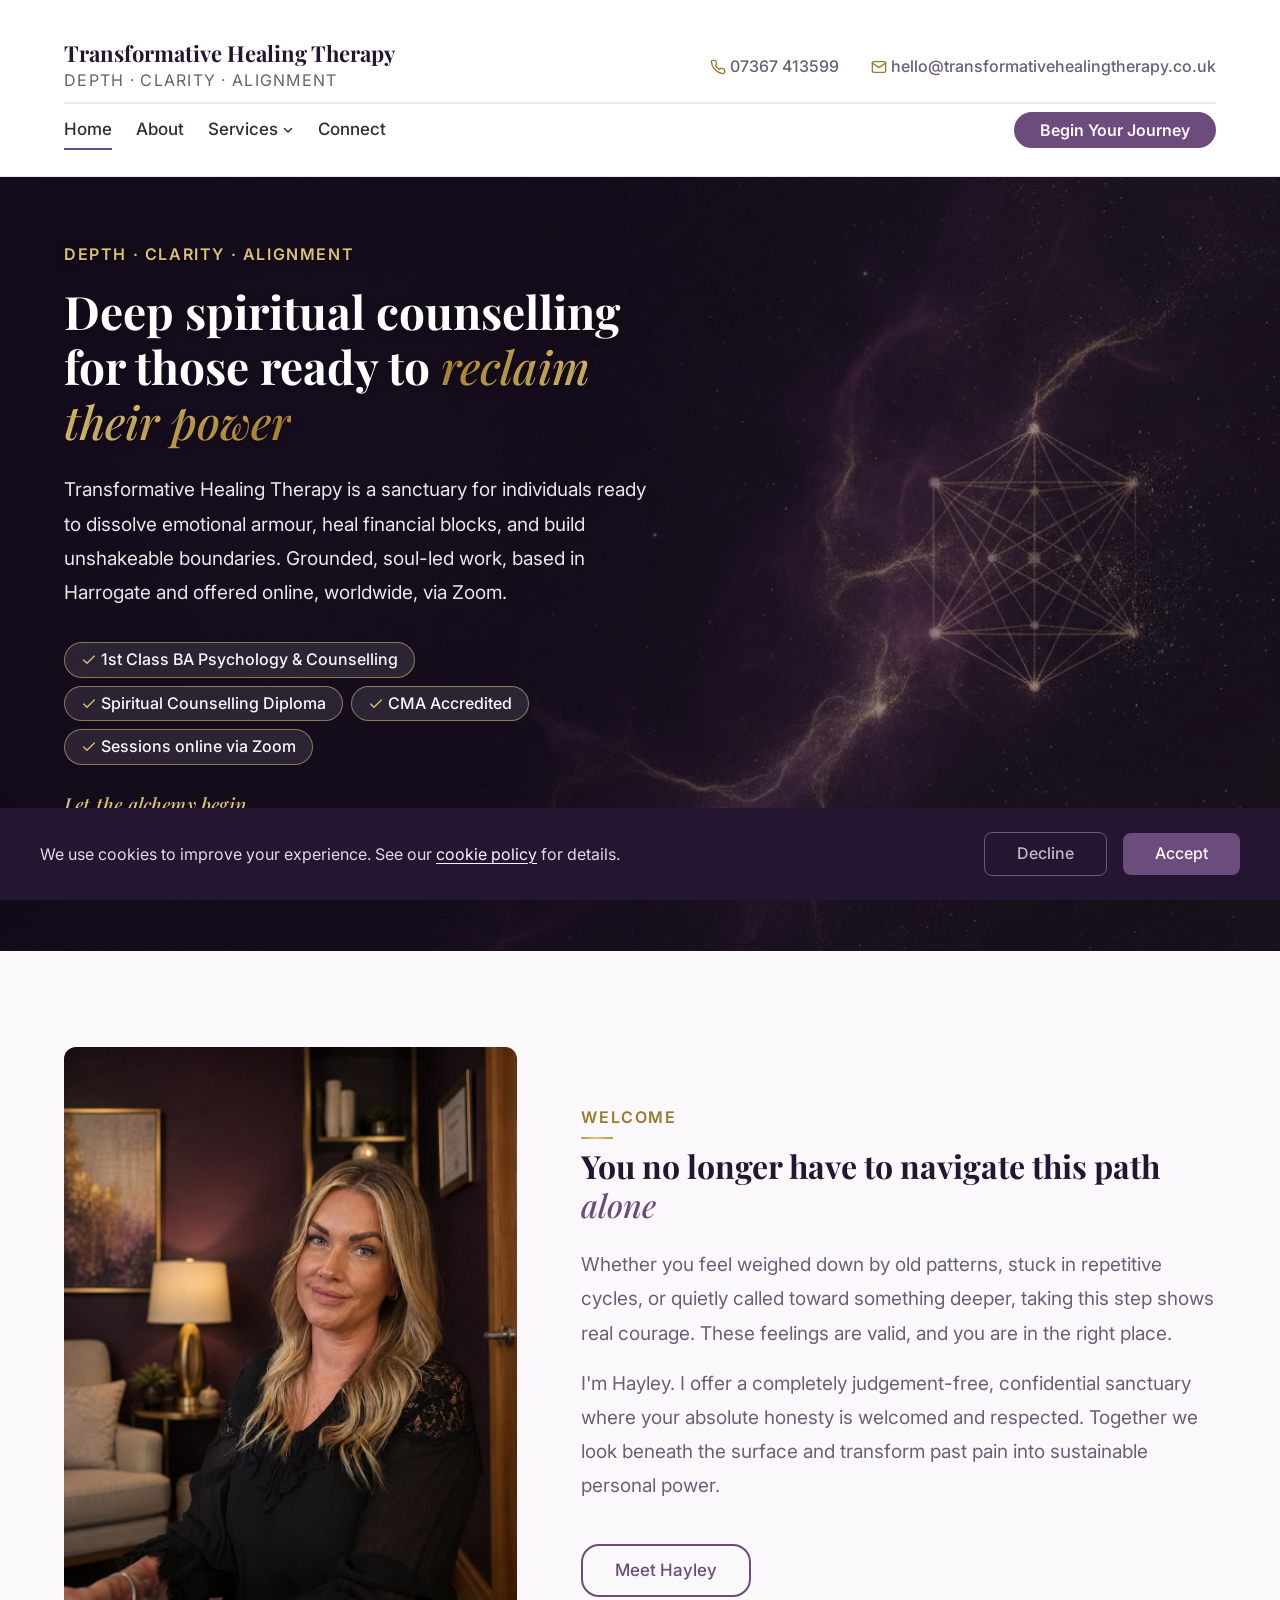
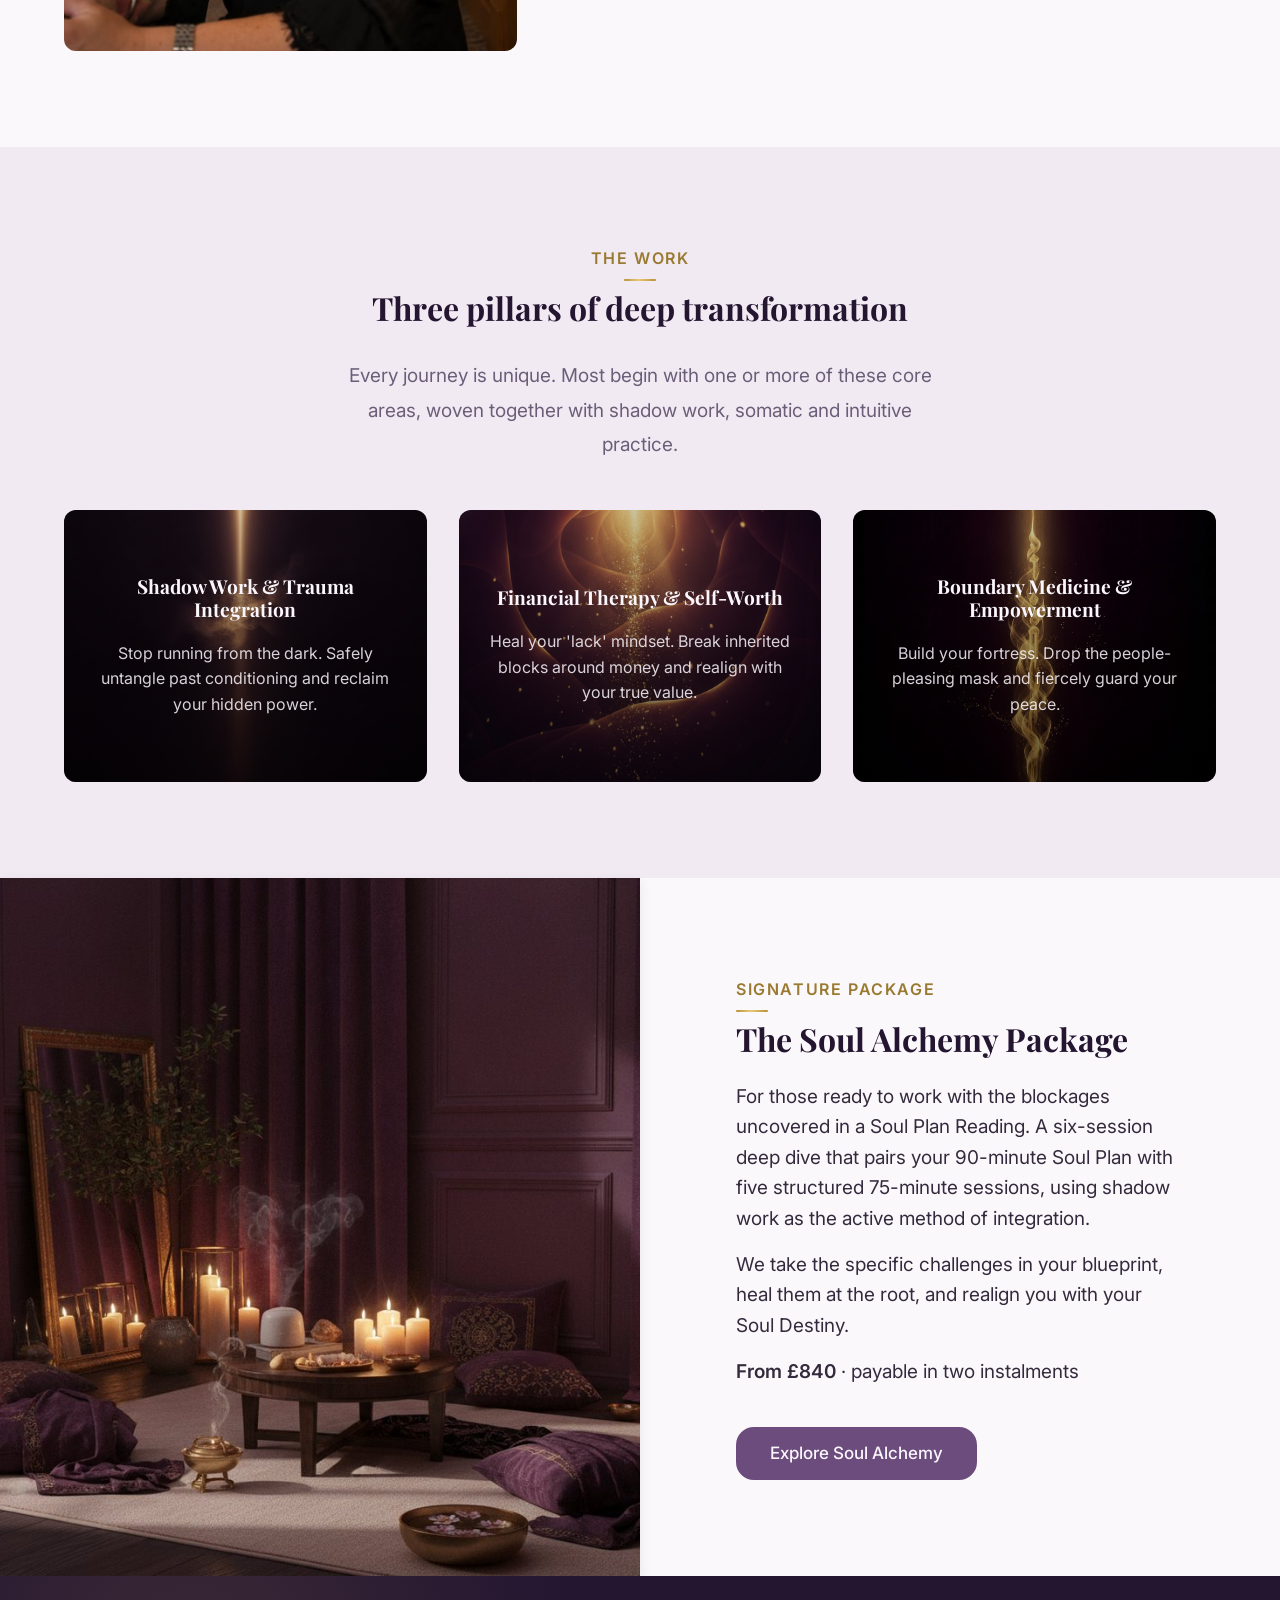
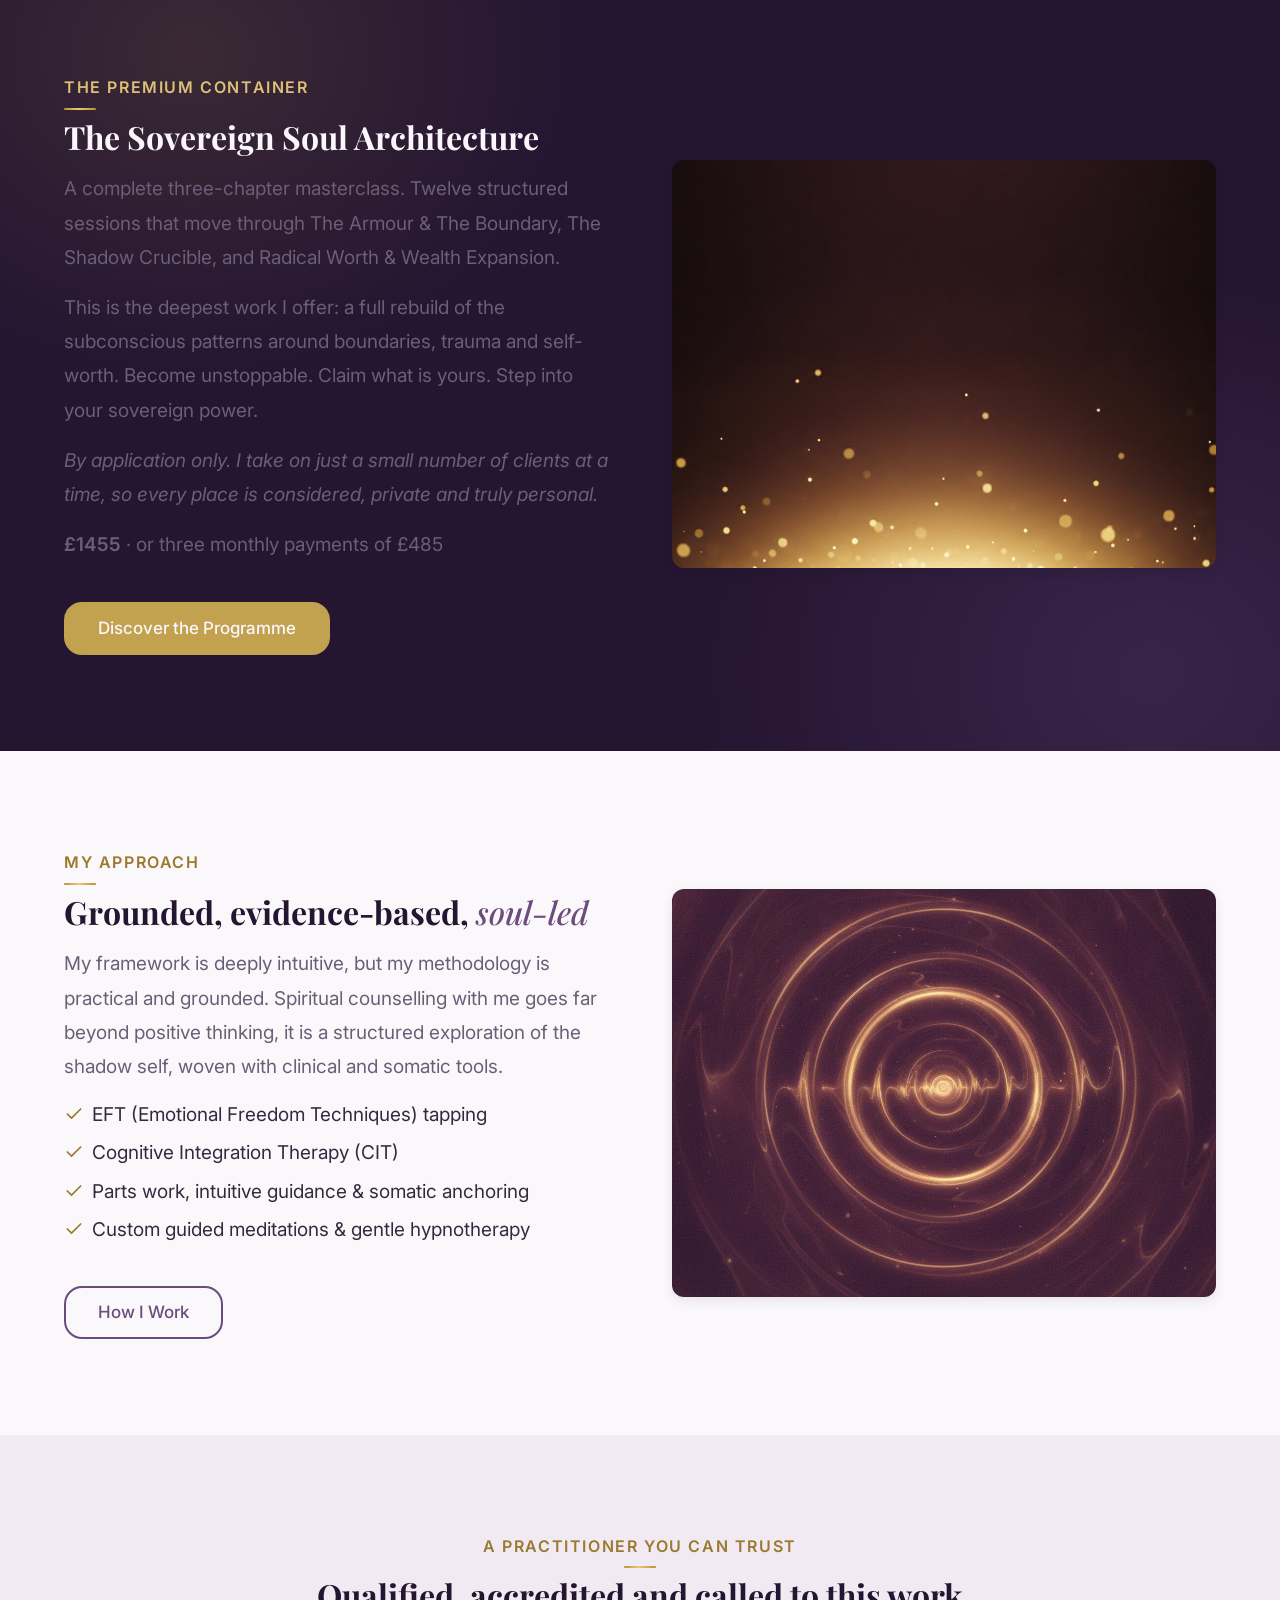
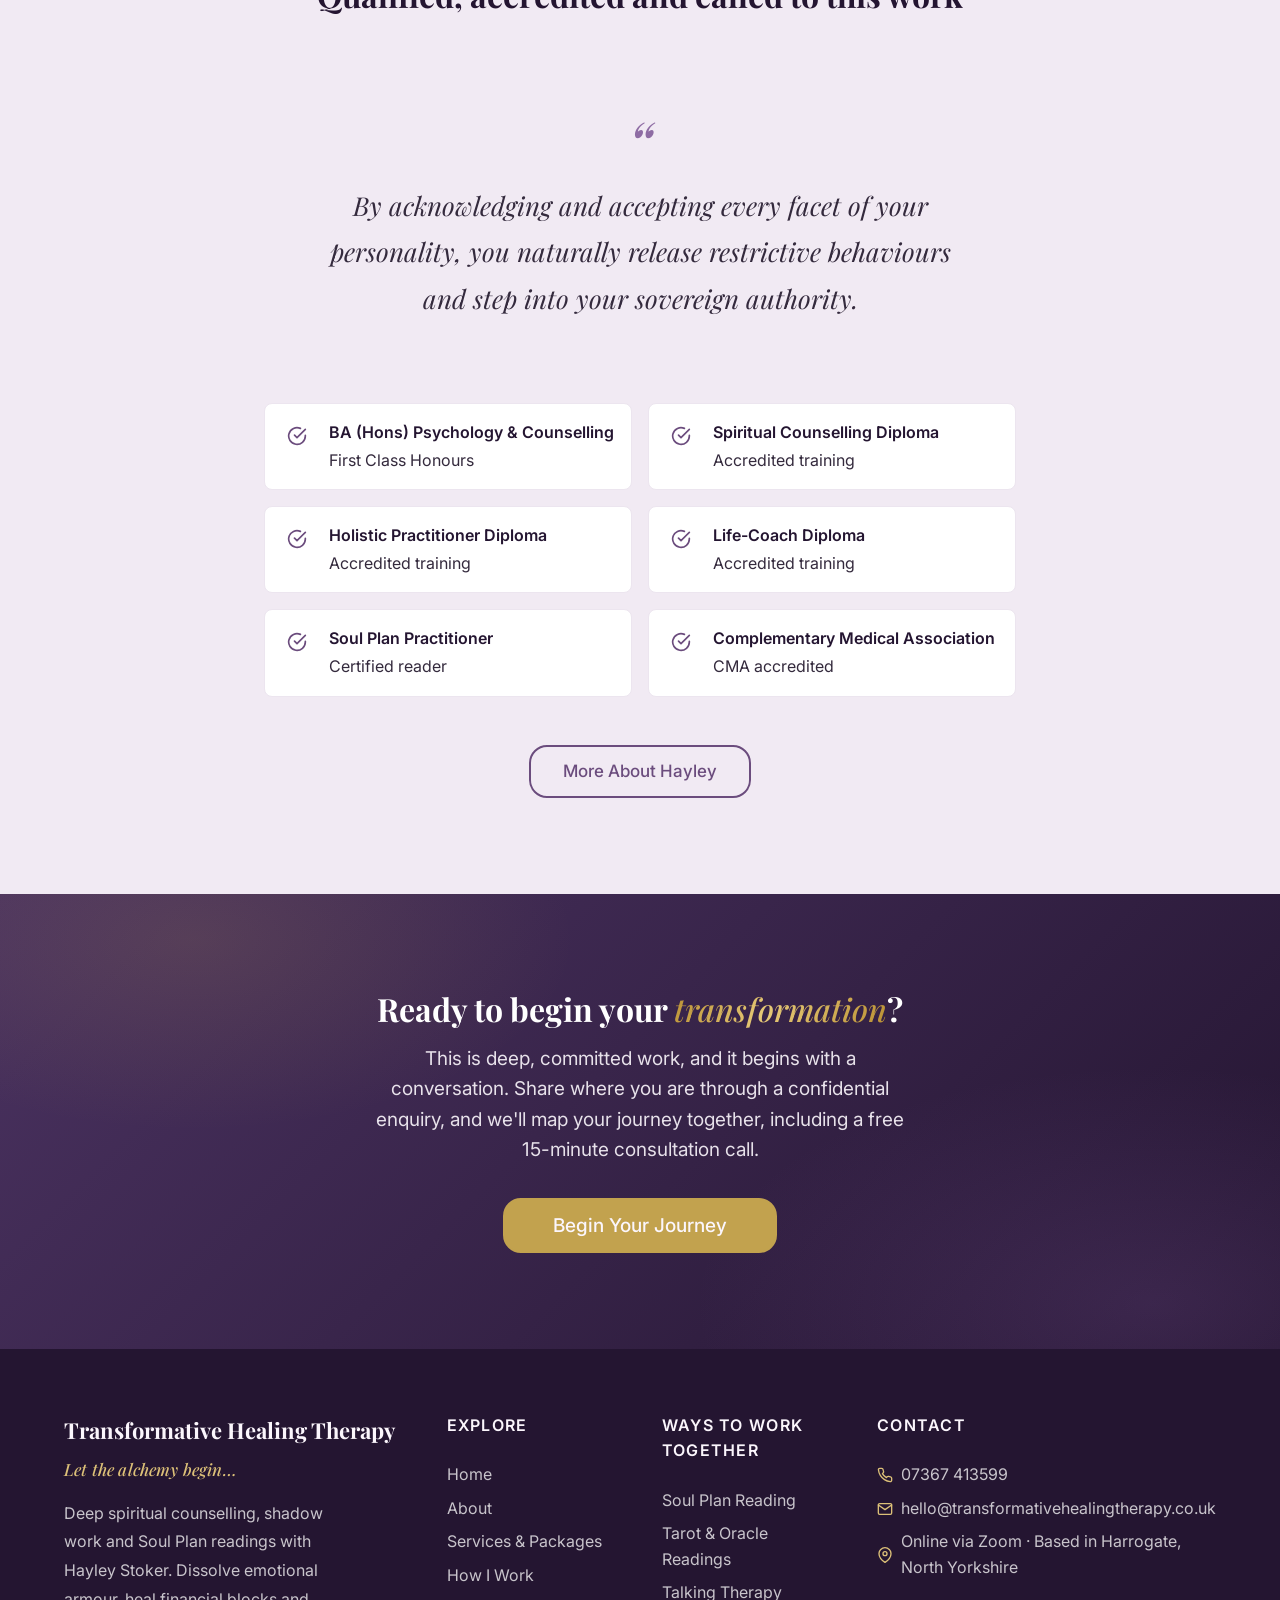
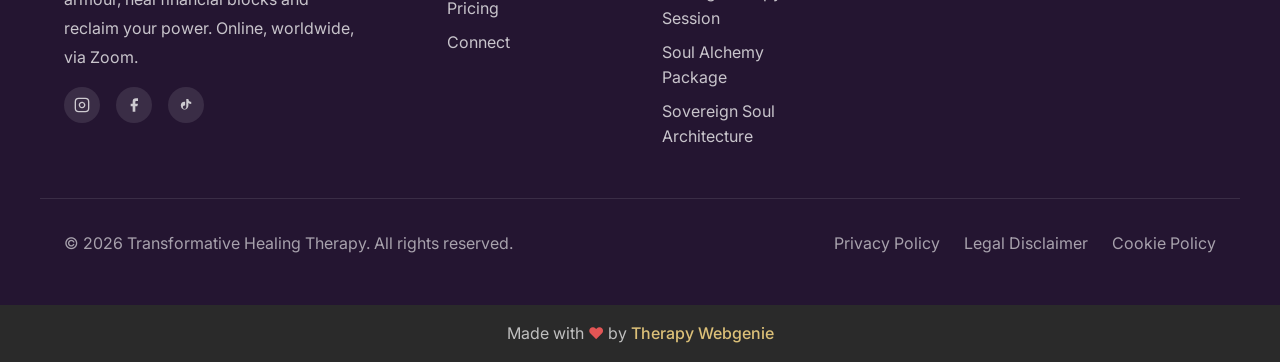
<file: index.html>
<!DOCTYPE html>
<html lang="en">
<head>
  <meta charset="UTF-8">
  <meta name="viewport" content="width=device-width, initial-scale=1.0">

  <title>Transformative Healing Therapy - Spiritual Counselling &amp; Shadow Work</title>
  <meta name="description" content="Deep spiritual counselling, shadow work and Soul Plan readings with Hayley Stoker in Harrogate. Reclaim your power, online via Zoom.">
  <meta name="author" content="Transformative Healing Therapy">
  <meta name="robots" content="max-image-preview:large">

  <link rel="canonical" href="https://www.transformativehealingtherapy.co.uk/">

  <meta property="og:type" content="website">
  <meta property="og:url" content="https://www.transformativehealingtherapy.co.uk/">
  <meta property="og:title" content="Transformative Healing Therapy - Spiritual Counselling with Hayley Stoker">
  <meta property="og:description" content="Deep spiritual counselling, shadow work and Soul Plan readings. Dissolve emotional armour, heal financial blocks and reclaim your power. Online via Zoom, from Harrogate, North Yorkshire.">
  <meta property="og:image" content="https://www.transformativehealingtherapy.co.uk/images/hayley-headshot.jpg">

  <meta name="twitter:card" content="summary_large_image">
  <meta name="twitter:title" content="Transformative Healing Therapy - Spiritual Counselling with Hayley Stoker">
  <meta name="twitter:description" content="Deep spiritual counselling, shadow work and Soul Plan readings. Online via Zoom, from Harrogate, North Yorkshire.">
  <meta name="twitter:image" content="https://www.transformativehealingtherapy.co.uk/images/hayley-headshot.jpg">

  <link rel="icon" href="images/favicon.png" type="image/png" sizes="96x96">
  <link rel="apple-touch-icon" href="images/apple-touch-icon.png">

  <link rel="preconnect" href="https://fonts.googleapis.com">
  <link rel="preconnect" href="https://fonts.gstatic.com" crossorigin>

  <link rel="stylesheet" href="css/base.css?v=1728">
  <link rel="stylesheet" href="css/components.css?v=1728">
  <link rel="stylesheet" href="css/theme.css?v=1728">

  <!-- PROFILE:schema -->
  <script type="application/ld+json">
  {
    "@context": "https://schema.org",
    "@type": "ProfessionalService",
    "name": "Transformative Healing Therapy",
    "description": "Spiritual counselling, shadow work, Soul Plan readings and EFT with Hayley Stoker. Online via Zoom.",
    "url": "https://www.transformativehealingtherapy.co.uk",
    "telephone": "07367 413599",
    "email": "hello@transformativehealingtherapy.co.uk",
    "areaServed": "United Kingdom",
    "address": {
      "@type": "PostalAddress",
      "addressLocality": "Harrogate",
      "addressRegion": "North Yorkshire",
      "addressCountry": "GB"
    },
    "image": "https://www.transformativehealingtherapy.co.uk/images/hayley-headshot.jpg",
    "priceRange": "££"
  }
  </script>
  <!-- /PROFILE:schema -->

  <script type="application/ld+json">
  {
    "@context": "https://schema.org",
    "@type": "WebPage",
    "url": "https://www.transformativehealingtherapy.co.uk/",
    "name": "Transformative Healing Therapy - Spiritual Counselling with Hayley Stoker",
    "primaryImageOfPage": {
      "@type": "ImageObject",
      "url": "https://www.transformativehealingtherapy.co.uk/images/hayley-headshot.jpg"
    },
    "mainEntity": {
      "@type": "Person",
      "name": "Hayley Stoker",
      "jobTitle": "Spiritual Counsellor & Soul Plan Practitioner",
      "image": "https://www.transformativehealingtherapy.co.uk/images/hayley-headshot.jpg",
      "worksFor": {
        "@type": "Organization",
        "name": "Transformative Healing Therapy"
      },
      "alumniOf": "BA (Hons) Psychology & Counselling",
      "knowsAbout": ["Shadow Work", "Soul Plan Reading", "EFT Tapping", "Spiritual Counselling", "Boundary Coaching"]
    }
  }
  </script>
<!-- BEACON -->
<script>(function(){try{var u="https:\/\/editmy.site\/api\/hit\/15";var d=JSON.stringify({p:location.pathname,r:document.referrer});if(navigator.sendBeacon){navigator.sendBeacon(u,d);}else{fetch(u,{method:"POST",keepalive:true,body:d});}}catch(e){}})();</script>
<!-- /BEACON -->
</head>
<body>

  <a href="#main" class="skip-link">Skip to main content</a>

  <!-- SECTION: nav -->
  <nav class="nav nav--two-tier" role="navigation" aria-label="Main navigation">
    <div class="container">
      <div class="nav__top">
        <a href="./" class="nav__brand nav__brand--inline">
          <!-- PROFILE:logo --><!-- /PROFILE:logo -->
          <div class="nav__brand-text">
            <span class="nav__name"><!-- PROFILE:site_title -->Transformative Healing Therapy<!-- /PROFILE:site_title --></span>
            <span class="nav__title"><!-- PROFILE:site_slogan -->Depth · Clarity · Alignment<!-- /PROFILE:site_slogan --></span>
          </div>
        </a>
        <div class="nav__contact">
          <div class="nav__contact-item">
            <svg xmlns="http://www.w3.org/2000/svg" viewBox="0 0 24 24" fill="none" stroke="currentColor" stroke-width="2" stroke-linecap="round" stroke-linejoin="round"><path d="M22 16.92v3a2 2 0 0 1-2.18 2 19.79 19.79 0 0 1-8.63-3.07 19.5 19.5 0 0 1-6-6 19.79 19.79 0 0 1-3.07-8.67A2 2 0 0 1 4.11 2h3a2 2 0 0 1 2 1.72c.127.96.361 1.903.7 2.81a2 2 0 0 1-.45 2.11L8.09 9.91a16 16 0 0 0 6 6l1.27-1.27a2 2 0 0 1 2.11-.45c.907.339 1.85.573 2.81.7A2 2 0 0 1 22 16.92z"></path></svg>
            <!-- PROFILE:phone_landline --><a href="tel:07367413599">07367 413599</a><!-- /PROFILE:phone_landline -->
          </div>
          <div class="nav__contact-item">
            <svg xmlns="http://www.w3.org/2000/svg" viewBox="0 0 24 24" fill="none" stroke="currentColor" stroke-width="2" stroke-linecap="round" stroke-linejoin="round"><path d="M4 4h16c1.1 0 2 .9 2 2v12c0 1.1-.9 2-2 2H4c-1.1 0-2-.9-2-2V6c0-1.1.9-2 2-2z"></path><polyline points="22,6 12,13 2,6"></polyline></svg>
            <!-- PROFILE:email --><a href="mailto:hello@transformativehealingtherapy.co.uk">hello@transformativehealingtherapy.co.uk</a><!-- /PROFILE:email -->
          </div>
        </div>
      </div>
      <div class="nav__bottom">
        <div class="nav__links">
          <a href="./" class="nav__link nav__link--active">Home</a>
          <a href="about.html" class="nav__link">About</a>
          <div class="nav__dropdown">
            <button class="nav__link nav__link--has-children" aria-expanded="false" aria-haspopup="true">Services <svg class="nav__chevron" width="12" height="12" viewBox="0 0 12 12" aria-hidden="true"><path d="M2.5 4.5L6 8l3.5-3.5" fill="none" stroke="currentColor" stroke-width="1.5" stroke-linecap="round" stroke-linejoin="round"/></svg></button>
            <div class="nav__dropdown-menu">
              <a href="services.html" class="nav__dropdown-link">Services &amp; Packages</a>
              <a href="sovereign-soul-architecture.html" class="nav__dropdown-link">The Sovereign Soul Architecture</a>
              <a href="how-i-work.html" class="nav__dropdown-link">How I Work</a>
              <a href="pricing.html" class="nav__dropdown-link">Pricing</a>
            </div>
          </div>
          <a href="connect.html" class="nav__link">Connect</a>
          <a href="connect.html" class="btn btn--primary nav__cta">Begin Your Journey</a>
        </div>
        <button class="nav__toggle" aria-label="Toggle menu" aria-expanded="false" aria-controls="mobile-menu">
          <span class="nav__toggle-bar"></span>
          <span class="nav__toggle-bar"></span>
          <span class="nav__toggle-bar"></span>
        </button>
      </div>
    </div>
    <div class="nav__mobile" id="mobile-menu" role="menu">
      <a href="./" class="nav__link nav__link--active" role="menuitem">Home</a>
      <a href="about.html" class="nav__link" role="menuitem">About</a>
      <div class="nav__mobile-group">
        <div class="nav__mobile-parent">
          <a href="services.html" class="nav__link" role="menuitem">Services</a>
          <button class="nav__mobile-expand" aria-label="Expand Services" aria-expanded="false"><svg class="nav__chevron" width="12" height="12" viewBox="0 0 12 12" aria-hidden="true"><path d="M2.5 4.5L6 8l3.5-3.5" fill="none" stroke="currentColor" stroke-width="1.5" stroke-linecap="round" stroke-linejoin="round"/></svg></button>
        </div>
        <div class="nav__mobile-children" role="menu" hidden>
          <a href="services.html" class="nav__link nav__link--child" role="menuitem">Services &amp; Packages</a>
          <a href="sovereign-soul-architecture.html" class="nav__link nav__link--child" role="menuitem">The Sovereign Soul Architecture</a>
          <a href="how-i-work.html" class="nav__link nav__link--child" role="menuitem">How I Work</a>
          <a href="pricing.html" class="nav__link nav__link--child" role="menuitem">Pricing</a>
        </div>
      </div>
      <a href="connect.html" class="nav__link" role="menuitem">Connect</a>
      <div class="nav__mobile-ctas">
        <a href="connect.html" class="btn btn--primary" role="menuitem">Begin Your Journey</a>
      </div>
      <div class="nav__mobile-contact">
        <div class="nav__contact-item">
          <svg xmlns="http://www.w3.org/2000/svg" viewBox="0 0 24 24" fill="none" stroke="currentColor" stroke-width="2" stroke-linecap="round" stroke-linejoin="round"><path d="M22 16.92v3a2 2 0 0 1-2.18 2 19.79 19.79 0 0 1-8.63-3.07 19.5 19.5 0 0 1-6-6 19.79 19.79 0 0 1-3.07-8.67A2 2 0 0 1 4.11 2h3a2 2 0 0 1 2 1.72c.127.96.361 1.903.7 2.81a2 2 0 0 1-.45 2.11L8.09 9.91a16 16 0 0 0 6 6l1.27-1.27a2 2 0 0 1 2.11-.45c.907.339 1.85.573 2.81.7A2 2 0 0 1 22 16.92z"></path></svg>
          <a href="tel:07367413599">07367 413599</a>
        </div>
        <div class="nav__contact-item">
          <svg xmlns="http://www.w3.org/2000/svg" viewBox="0 0 24 24" fill="none" stroke="currentColor" stroke-width="2" stroke-linecap="round" stroke-linejoin="round"><path d="M4 4h16c1.1 0 2 .9 2 2v12c0 1.1-.9 2-2 2H4c-1.1 0-2-.9-2-2V6c0-1.1.9-2 2-2z"></path><polyline points="22,6 12,13 2,6"></polyline></svg>
          <a href="mailto:hello@transformativehealingtherapy.co.uk">hello@transformativehealingtherapy.co.uk</a>
        </div>
      </div>
    </div>
  </nav>
  <!-- /SECTION: nav -->

  <!-- Compact scroll header -->
  <div class="nav-scroll" aria-hidden="true">
    <div class="container nav-scroll__inner">
      <div class="nav-scroll__brand">
        <span class="nav-scroll__name">Transformative Healing Therapy</span>
        <span class="nav-scroll__title">Depth · Clarity · Alignment</span>
      </div>
      <div class="nav-scroll__right">
        <a href="tel:07367413599" class="nav-scroll__phone">
          <svg xmlns="http://www.w3.org/2000/svg" viewBox="0 0 24 24" fill="none" stroke="currentColor" stroke-width="2" stroke-linecap="round" stroke-linejoin="round"><path d="M22 16.92v3a2 2 0 0 1-2.18 2 19.79 19.79 0 0 1-8.63-3.07 19.5 19.5 0 0 1-6-6 19.79 19.79 0 0 1-3.07-8.67A2 2 0 0 1 4.11 2h3a2 2 0 0 1 2 1.72c.127.96.361 1.903.7 2.81a2 2 0 0 1-.45 2.11L8.09 9.91a16 16 0 0 0 6 6l1.27-1.27a2 2 0 0 1 2.11-.45c.907.339 1.85.573 2.81.7A2 2 0 0 1 22 16.92z"></path></svg>
          07367 413599
        </a>
        <a href="tel:07367413599" class="nav-scroll__phone-icon" aria-label="Call Hayley">
          <svg xmlns="http://www.w3.org/2000/svg" viewBox="0 0 24 24" fill="none" stroke="currentColor" stroke-width="2" stroke-linecap="round" stroke-linejoin="round"><path d="M22 16.92v3a2 2 0 0 1-2.18 2 19.79 19.79 0 0 1-8.63-3.07 19.5 19.5 0 0 1-6-6 19.79 19.79 0 0 1-3.07-8.67A2 2 0 0 1 4.11 2h3a2 2 0 0 1 2 1.72c.127.96.361 1.903.7 2.81a2 2 0 0 1-.45 2.11L8.09 9.91a16 16 0 0 0 6 6l1.27-1.27a2 2 0 0 1 2.11-.45c.907.339 1.85.573 2.81.7A2 2 0 0 1 22 16.92z"></path></svg>
        </a>
        <button class="nav-scroll__toggle" aria-label="Toggle menu">
          <span class="nav-scroll__toggle-bar"></span>
          <span class="nav-scroll__toggle-bar"></span>
          <span class="nav-scroll__toggle-bar"></span>
        </button>
      </div>
    </div>
  </div>

  <main id="main">

    <!-- SECTION: hero -->
    <section class="hero hero--image hero--image-left" style="background-image: url('images/hero-bg.jpg');">
      <div class="container hero__inner">
        <div class="hero__content">
          <span class="hero__label">Depth · Clarity · Alignment</span>
          <h1 class="hero__heading">Deep spiritual counselling for those ready to <em class="text-gold">reclaim their power</em></h1>
          <p class="hero__text">Transformative Healing Therapy is a sanctuary for individuals ready to dissolve emotional armour, heal financial blocks, and build unshakeable boundaries. Grounded, soul-led work, based in Harrogate and offered online, worldwide, via Zoom.</p>
          <ul class="hero__ticks">
            <li>
              <svg xmlns="http://www.w3.org/2000/svg" viewBox="0 0 24 24" fill="none" stroke="currentColor" stroke-width="2" stroke-linecap="round" stroke-linejoin="round"><polyline points="20 6 9 17 4 12"></polyline></svg>
              1st Class BA Psychology &amp; Counselling
            </li>
            <li>
              <svg xmlns="http://www.w3.org/2000/svg" viewBox="0 0 24 24" fill="none" stroke="currentColor" stroke-width="2" stroke-linecap="round" stroke-linejoin="round"><polyline points="20 6 9 17 4 12"></polyline></svg>
              Spiritual Counselling Diploma
            </li>
            <li>
              <svg xmlns="http://www.w3.org/2000/svg" viewBox="0 0 24 24" fill="none" stroke="currentColor" stroke-width="2" stroke-linecap="round" stroke-linejoin="round"><polyline points="20 6 9 17 4 12"></polyline></svg>
              CMA Accredited
            </li>
            <li>
              <svg xmlns="http://www.w3.org/2000/svg" viewBox="0 0 24 24" fill="none" stroke="currentColor" stroke-width="2" stroke-linecap="round" stroke-linejoin="round"><polyline points="20 6 9 17 4 12"></polyline></svg>
              Sessions online via Zoom
            </li>
          </ul>
          <p class="brand-tagline hero__tagline">Let the alchemy begin&hellip;</p>
          <div class="hero__actions">
            <a href="connect.html" class="btn btn--primary">Begin Your Journey</a>
            <a href="services.html" class="btn btn--secondary">Explore the Work</a>
          </div>
        </div>
      </div>
    </section>
    <!-- /SECTION: hero -->

    <!-- SECTION: intro -->
    <section class="section reveal">
      <div class="container intro__inner">
        <div class="intro__image-wrap" style="background-image: url('images/hayley-portrait.jpg');" role="img" aria-label="Hayley Stoker, spiritual counsellor and Soul Plan practitioner"></div>
        <div class="intro__text">
          <span class="section-label">Welcome</span>
          <h2>You no longer have to navigate this path <em>alone</em></h2>
          <p>Whether you feel weighed down by old patterns, stuck in repetitive cycles, or quietly called toward something deeper, taking this step shows real courage. These feelings are valid, and you are in the right place.</p>
          <p>I'm Hayley. I offer a completely judgement-free, confidential sanctuary where your absolute honesty is welcomed and respected. Together we look beneath the surface and transform past pain into sustainable personal power.</p>
          <a href="about.html" class="btn btn--secondary">Meet Hayley</a>
        </div>
      </div>
    </section>
    <!-- /SECTION: intro -->

    <!-- SECTION: pillars -->
    <section class="section section--alt reveal">
      <div class="container text-center">
        <span class="section-label">The Work</span>
        <h2>Three pillars of deep transformation</h2>
        <p class="section-subtitle">Every journey is unique. Most begin with one or more of these core areas, woven together with shadow work, somatic and intuitive practice.</p>
      </div>
      <div class="container grid grid--3 reveal-trigger">
        <a href="services.html#shadow-work" class="overlay-card">
          <img src="images/shadow-work.jpg" alt="A shaft of golden light breaking through darkness" class="overlay-card__image" loading="lazy">
          <div class="overlay-card__content">
            <h3 class="overlay-card__title">Shadow Work &amp; Trauma Integration</h3>
            <p class="overlay-card__text">Stop running from the dark. Safely untangle past conditioning and reclaim your hidden power.</p>
          </div>
        </a>
        <a href="services.html#financial-therapy" class="overlay-card">
          <img src="images/abundance.jpg" alt="Warm golden light radiating through deep plum" class="overlay-card__image" loading="lazy">
          <div class="overlay-card__content">
            <h3 class="overlay-card__title">Financial Therapy &amp; Self-Worth</h3>
            <p class="overlay-card__text">Heal your 'lack' mindset. Break inherited blocks around money and realign with your true value.</p>
          </div>
        </a>
        <a href="services.html#boundary-medicine" class="overlay-card">
          <img src="images/boundary.jpg" alt="A calm column of gold light grounded against deep aubergine" class="overlay-card__image" loading="lazy">
          <div class="overlay-card__content">
            <h3 class="overlay-card__title">Boundary Medicine &amp; Empowerment</h3>
            <p class="overlay-card__text">Build your fortress. Drop the people-pleasing mask and fiercely guard your peace.</p>
          </div>
        </a>
      </div>
    </section>
    <!-- /SECTION: pillars -->

    <!-- SECTION: soul-alchemy -->
    <section class="reveal">
      <div class="split--bleed">
        <img src="images/sanctuary.jpg" alt="A serene, candle-lit sanctuary in deep plum and gold" class="split__image" loading="lazy">
        <div class="split__content">
          <span class="section-label">Signature Package</span>
          <h2>The Soul Alchemy Package</h2>
          <p>For those ready to work with the blockages uncovered in a Soul Plan Reading. A six-session deep dive that pairs your 90-minute Soul Plan with five structured 75-minute sessions, using shadow work as the active method of integration.</p>
          <p>We take the specific challenges in your blueprint, heal them at the root, and realign you with your Soul Destiny.</p>
          <p><strong>From £840</strong> · payable in two instalments</p>
          <a href="services.html#soul-alchemy" class="btn btn--primary">Explore Soul Alchemy</a>
        </div>
      </div>
    </section>
    <!-- /SECTION: soul-alchemy -->

    <!-- SECTION: sovereign -->
    <section class="section section--dark reveal">
      <div class="container">
        <div class="split">
          <div class="split__text">
            <span class="section-label">The Premium Container</span>
            <h2>The Sovereign Soul Architecture</h2>
            <p>A complete three-chapter masterclass. Twelve structured sessions that move through The Armour &amp; The Boundary, The Shadow Crucible, and Radical Worth &amp; Wealth Expansion.</p>
            <p>This is the deepest work I offer: a full rebuild of the subconscious patterns around boundaries, trauma and self-worth. Become unstoppable. Claim what is yours. Step into your sovereign power.</p>
            <p><em>By application only. I take on just a small number of clients at a time, so every place is considered, private and truly personal.</em></p>
            <p><strong>£1455</strong> · or three monthly payments of £485</p>
            <a href="sovereign-soul-architecture.html" class="btn btn--accent">Discover the Programme</a>
          </div>
          <img src="images/cta-bg.jpg" alt="A warm golden glow rising through deep plum" class="split__image split__image--landscape" loading="lazy">
        </div>
      </div>
    </section>
    <!-- /SECTION: sovereign -->

    <!-- SECTION: how-i-work -->
    <section class="section reveal">
      <div class="container">
        <div class="split">
        <div class="split__text">
          <span class="section-label">My Approach</span>
          <h2>Grounded, evidence-based, <em>soul-led</em></h2>
          <p>My framework is deeply intuitive, but my methodology is practical and grounded. Spiritual counselling with me goes far beyond positive thinking, it is a structured exploration of the shadow self, woven with clinical and somatic tools.</p>
          <ul class="checklist">
            <li><svg xmlns="http://www.w3.org/2000/svg" viewBox="0 0 24 24" fill="none" stroke="currentColor" stroke-width="2" stroke-linecap="round" stroke-linejoin="round"><polyline points="20 6 9 17 4 12"></polyline></svg> EFT (Emotional Freedom Techniques) tapping</li>
            <li><svg xmlns="http://www.w3.org/2000/svg" viewBox="0 0 24 24" fill="none" stroke="currentColor" stroke-width="2" stroke-linecap="round" stroke-linejoin="round"><polyline points="20 6 9 17 4 12"></polyline></svg> Cognitive Integration Therapy (CIT)</li>
            <li><svg xmlns="http://www.w3.org/2000/svg" viewBox="0 0 24 24" fill="none" stroke="currentColor" stroke-width="2" stroke-linecap="round" stroke-linejoin="round"><polyline points="20 6 9 17 4 12"></polyline></svg> Parts work, intuitive guidance &amp; somatic anchoring</li>
            <li><svg xmlns="http://www.w3.org/2000/svg" viewBox="0 0 24 24" fill="none" stroke="currentColor" stroke-width="2" stroke-linecap="round" stroke-linejoin="round"><polyline points="20 6 9 17 4 12"></polyline></svg> Custom guided meditations &amp; gentle hypnotherapy</li>
          </ul>
          <a href="how-i-work.html" class="btn btn--secondary">How I Work</a>
        </div>
        <img src="images/modalities.jpg" alt="Gentle ripples of golden healing energy across deep plum" class="split__image split__image--landscape" loading="lazy">
        </div>
      </div>
    </section>
    <!-- /SECTION: how-i-work -->

    <!-- SECTION: credentials -->
    <section class="section section--alt reveal">
      <div class="container text-center">
        <span class="section-label">A Practitioner You Can Trust</span>
        <h2>Qualified, accredited and called to this work</h2>
      </div>
      <div class="container container--narrow">
        <blockquote class="blockquote blockquote--pull">
          <p class="blockquote__text">By acknowledging and accepting every facet of your personality, you naturally release restrictive behaviours and step into your sovereign authority.</p>
        </blockquote>
        <div class="quals-list reveal reveal-trigger">
          <div class="quals-list__item">
            <div class="quals-list__icon"><svg xmlns="http://www.w3.org/2000/svg" viewBox="0 0 24 24" fill="none" stroke="currentColor" stroke-width="2" stroke-linecap="round" stroke-linejoin="round"><path d="M22 11.08V12a10 10 0 1 1-5.93-9.14"></path><polyline points="22 4 12 14.01 9 11.01"></polyline></svg></div>
            <div class="quals-list__text"><strong>BA (Hons) Psychology &amp; Counselling</strong>First Class Honours</div>
          </div>
          <div class="quals-list__item">
            <div class="quals-list__icon"><svg xmlns="http://www.w3.org/2000/svg" viewBox="0 0 24 24" fill="none" stroke="currentColor" stroke-width="2" stroke-linecap="round" stroke-linejoin="round"><path d="M22 11.08V12a10 10 0 1 1-5.93-9.14"></path><polyline points="22 4 12 14.01 9 11.01"></polyline></svg></div>
            <div class="quals-list__text"><strong>Spiritual Counselling Diploma</strong>Accredited training</div>
          </div>
          <div class="quals-list__item">
            <div class="quals-list__icon"><svg xmlns="http://www.w3.org/2000/svg" viewBox="0 0 24 24" fill="none" stroke="currentColor" stroke-width="2" stroke-linecap="round" stroke-linejoin="round"><path d="M22 11.08V12a10 10 0 1 1-5.93-9.14"></path><polyline points="22 4 12 14.01 9 11.01"></polyline></svg></div>
            <div class="quals-list__text"><strong>Holistic Practitioner Diploma</strong>Accredited training</div>
          </div>
          <div class="quals-list__item">
            <div class="quals-list__icon"><svg xmlns="http://www.w3.org/2000/svg" viewBox="0 0 24 24" fill="none" stroke="currentColor" stroke-width="2" stroke-linecap="round" stroke-linejoin="round"><path d="M22 11.08V12a10 10 0 1 1-5.93-9.14"></path><polyline points="22 4 12 14.01 9 11.01"></polyline></svg></div>
            <div class="quals-list__text"><strong>Life-Coach Diploma</strong>Accredited training</div>
          </div>
          <div class="quals-list__item">
            <div class="quals-list__icon"><svg xmlns="http://www.w3.org/2000/svg" viewBox="0 0 24 24" fill="none" stroke="currentColor" stroke-width="2" stroke-linecap="round" stroke-linejoin="round"><path d="M22 11.08V12a10 10 0 1 1-5.93-9.14"></path><polyline points="22 4 12 14.01 9 11.01"></polyline></svg></div>
            <div class="quals-list__text"><strong>Soul Plan Practitioner</strong>Certified reader</div>
          </div>
          <div class="quals-list__item">
            <div class="quals-list__icon"><svg xmlns="http://www.w3.org/2000/svg" viewBox="0 0 24 24" fill="none" stroke="currentColor" stroke-width="2" stroke-linecap="round" stroke-linejoin="round"><path d="M22 11.08V12a10 10 0 1 1-5.93-9.14"></path><polyline points="22 4 12 14.01 9 11.01"></polyline></svg></div>
            <div class="quals-list__text"><strong>Complementary Medical Association</strong>CMA accredited</div>
          </div>
        </div>
        <div class="text-center section-footer">
          <a href="about.html" class="btn btn--secondary">More About Hayley</a>
        </div>
      </div>
    </section>
    <!-- /SECTION: credentials -->

    <!-- SECTION: cta -->
    <section class="section cta-banner reveal">
      <div class="container text-center">
        <h2>Ready to begin your <em class="text-gold">transformation</em>?</h2>
        <p>This is deep, committed work, and it begins with a conversation. Share where you are through a confidential enquiry, and we'll map your journey together, including a free 15-minute consultation call.</p>
        <div class="cta-banner__buttons">
          <a href="connect.html" class="btn btn--accent">Begin Your Journey</a>
        </div>
      </div>
    </section>
    <!-- /SECTION: cta -->

  </main>

  <!-- SECTION: footer -->
  <footer class="footer">
    <div class="container footer__inner">
      <div class="footer__brand">
        <p class="footer__brand-name">Transformative Healing Therapy</p>
        <p class="brand-tagline footer__tagline">Let the alchemy begin&hellip;</p>
        <p class="footer__brand-text">Deep spiritual counselling, shadow work and Soul Plan readings with Hayley Stoker. Dissolve emotional armour, heal financial blocks and reclaim your power. Online, worldwide, via Zoom.</p>
        <div class="footer__social">
          <a href="https://www.instagram.com/transformativehealing_therapy/" class="footer__social-link" target="_blank" rel="noopener" aria-label="Instagram">
            <svg viewBox="0 0 24 24" fill="none" stroke="currentColor" stroke-width="2" aria-hidden="true"><rect x="2" y="2" width="20" height="20" rx="5" ry="5"></rect><path d="M16 11.37A4 4 0 1 1 12.63 8 4 4 0 0 1 16 11.37z"></path><line x1="17.5" y1="6.5" x2="17.51" y2="6.5"></line></svg>
          </a>
          <a href="https://www.facebook.com/share/1Ay3a9zaSt/" class="footer__social-link" target="_blank" rel="noopener" aria-label="Facebook">
            <svg viewBox="0 0 24 24" fill="currentColor" aria-hidden="true"><path d="M18 2h-3a5 5 0 0 0-5 5v3H7v4h3v8h4v-8h3l1-4h-4V7a1 1 0 0 1 1-1h3z"></path></svg>
          </a>
          <a href="https://www.tiktok.com/@the_alchemist52" class="footer__social-link" target="_blank" rel="noopener" aria-label="TikTok">
            <svg viewBox="0 0 24 24" fill="currentColor" aria-hidden="true"><path d="M16.6 5.82A4.28 4.28 0 0 1 15.54 3h-3.09v12.4a2.59 2.59 0 0 1-2.59 2.5 2.59 2.59 0 0 1-2.59-2.59 2.59 2.59 0 0 1 3.44-2.44V7.3a5.7 5.7 0 0 0-.85-.06A5.68 5.68 0 0 0 4.2 12.9a5.68 5.68 0 0 0 9.79 3.95 5.62 5.62 0 0 0 1.57-3.94V9.01a7.34 7.34 0 0 0 4.28 1.37V7.3a4.29 4.29 0 0 1-3.24-1.48z"></path></svg>
          </a>
        </div>
      </div>
      <div class="footer__col">
        <p class="footer__heading">Explore</p>
        <div class="footer__links">
          <a href="./" class="footer__link">Home</a>
          <a href="about.html" class="footer__link">About</a>
          <a href="services.html" class="footer__link">Services &amp; Packages</a>
          <a href="how-i-work.html" class="footer__link">How I Work</a>
          <a href="pricing.html" class="footer__link">Pricing</a>
          <a href="connect.html" class="footer__link">Connect</a>
        </div>
      </div>
      <div class="footer__col">
        <p class="footer__heading">Ways to Work Together</p>
        <div class="footer__links">
          <a href="services.html#soul-plan" class="footer__link">Soul Plan Reading</a>
          <a href="services.html#tarot" class="footer__link">Tarot &amp; Oracle Readings</a>
          <a href="services.html#talking-therapy" class="footer__link">Talking Therapy Session</a>
          <a href="services.html#soul-alchemy" class="footer__link">Soul Alchemy Package</a>
          <a href="sovereign-soul-architecture.html" class="footer__link">Sovereign Soul Architecture</a>
        </div>
      </div>
      <div class="footer__col">
        <p class="footer__heading">Contact</p>
        <div class="footer__contact-item">
          <svg xmlns="http://www.w3.org/2000/svg" viewBox="0 0 24 24" fill="none" stroke="currentColor" stroke-width="2" stroke-linecap="round" stroke-linejoin="round"><path d="M22 16.92v3a2 2 0 0 1-2.18 2 19.79 19.79 0 0 1-8.63-3.07 19.5 19.5 0 0 1-6-6 19.79 19.79 0 0 1-3.07-8.67A2 2 0 0 1 4.11 2h3a2 2 0 0 1 2 1.72 12.84 12.84 0 0 0 .7 2.81 2 2 0 0 1-.45 2.11L8.09 9.91a16 16 0 0 0 6 6l1.27-1.27a2 2 0 0 1 2.11-.45 12.84 12.84 0 0 0 2.81.7A2 2 0 0 1 22 16.92z"></path></svg>
          <!-- PROFILE:phone_landline --><a href="tel:07367413599">07367 413599</a><!-- /PROFILE:phone_landline -->
        </div>
        <div class="footer__contact-item">
          <svg xmlns="http://www.w3.org/2000/svg" viewBox="0 0 24 24" fill="none" stroke="currentColor" stroke-width="2" stroke-linecap="round" stroke-linejoin="round"><path d="M4 4h16c1.1 0 2 .9 2 2v12c0 1.1-.9 2-2 2H4c-1.1 0-2-.9-2-2V6c0-1.1.9-2 2-2z"></path><polyline points="22,6 12,13 2,6"></polyline></svg>
          <!-- PROFILE:email --><a href="mailto:hello@transformativehealingtherapy.co.uk">hello@transformativehealingtherapy.co.uk</a><!-- /PROFILE:email -->
        </div>
        <div class="footer__contact-item">
          <svg xmlns="http://www.w3.org/2000/svg" viewBox="0 0 24 24" fill="none" stroke="currentColor" stroke-width="2" stroke-linecap="round" stroke-linejoin="round"><path d="M21 10c0 7-9 13-9 13s-9-6-9-13a9 9 0 0 1 18 0z"></path><circle cx="12" cy="10" r="3"></circle></svg>
          <!-- PROFILE:address --><span>Online via Zoom · Based in Harrogate, North Yorkshire</span><!-- /PROFILE:address -->
        </div>
      </div>
    </div>
    <div class="container footer__bottom">
      <p class="footer__copyright">&copy; <script>document.write(new Date().getFullYear())</script> Transformative Healing Therapy. All rights reserved.</p>
      <div class="footer__legal">
        <a href="privacy.html">Privacy Policy</a>
        <a href="privacy.html#disclaimer">Legal Disclaimer</a>
        <a href="cookies-policy.html">Cookie Policy</a>
      </div>
    </div>
  </footer>
  <!-- /SECTION: footer -->

  <div class="site-credit">
    <p>Made with <span class="site-credit__heart" aria-label="love">&#10084;</span> by <a href="https://www.therapywebgenie.com" target="_blank" rel="noopener">Therapy Webgenie</a></p>
  </div>

  <!-- Cookie Consent -->
  <div class="cookie-banner" role="dialog" aria-label="Cookie consent">
    <div class="cookie-banner__inner">
      <p class="cookie-banner__text">We use cookies to improve your experience. See our <a href="cookies-policy.html">cookie policy</a> for details.</p>
      <div class="cookie-banner__buttons"><button class="cookie-banner__accept">Accept</button><button class="cookie-banner__decline">Decline</button></div>
    </div>
  </div>

  <!-- Back to Top -->
  <button class="back-to-top" aria-label="Back to top">
    <svg xmlns="http://www.w3.org/2000/svg" viewBox="0 0 24 24" fill="none" stroke="currentColor" stroke-width="2" stroke-linecap="round" stroke-linejoin="round"><polyline points="18 15 12 9 6 15"></polyline></svg>
  </button>

  <script src="js/main.js"></script>
</body>
</html>
</file>
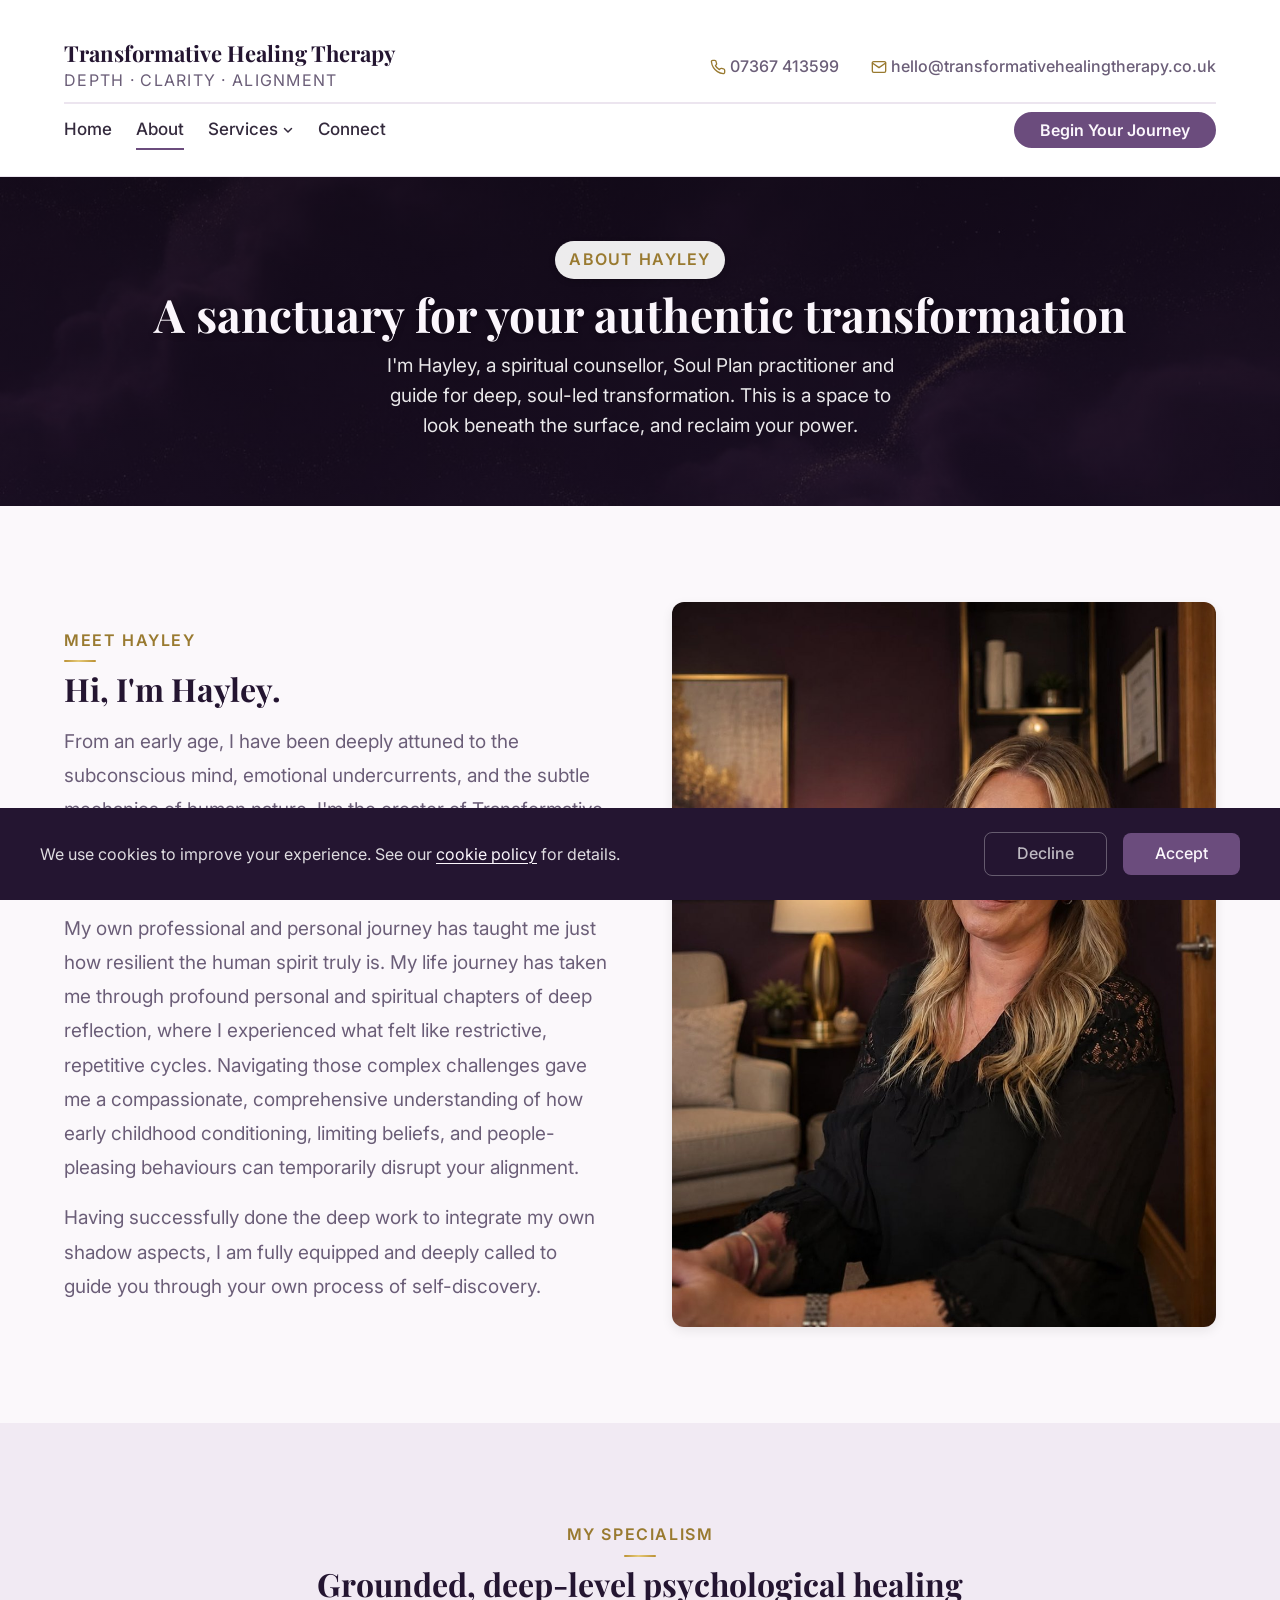
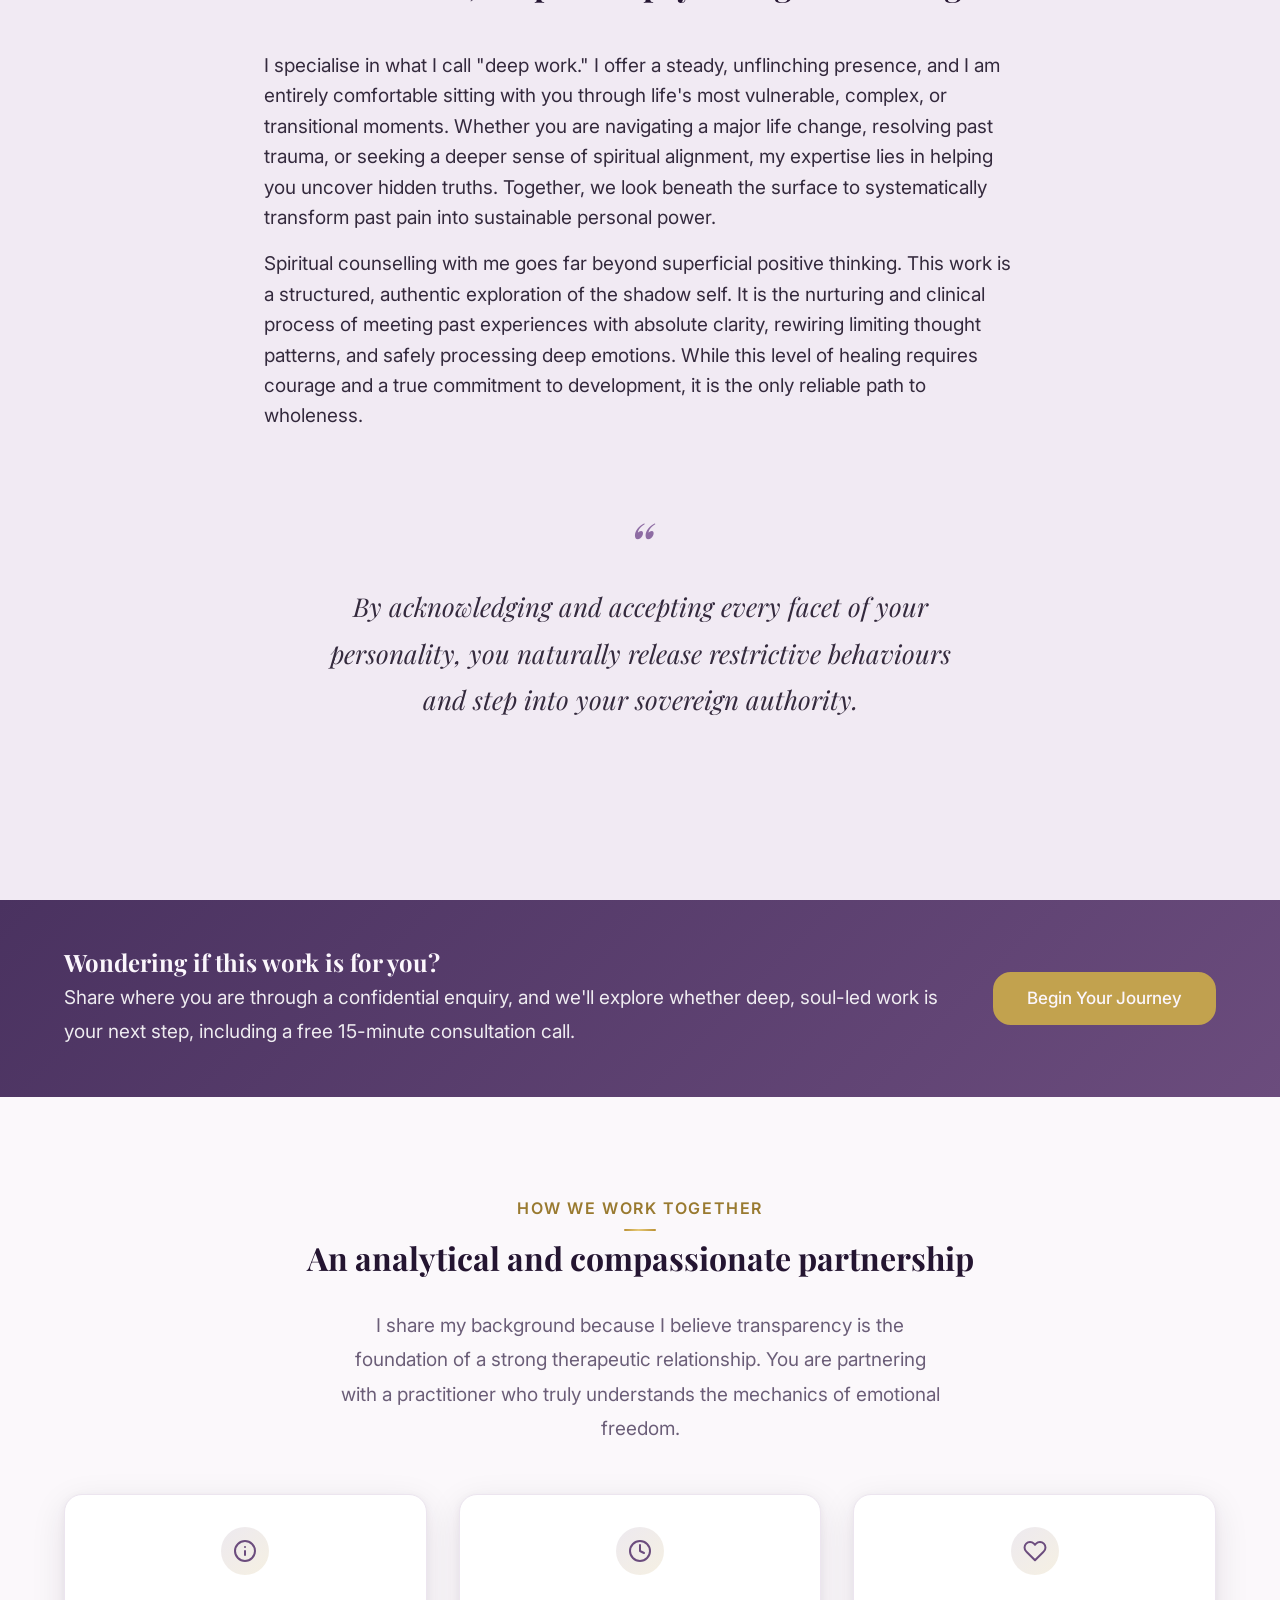
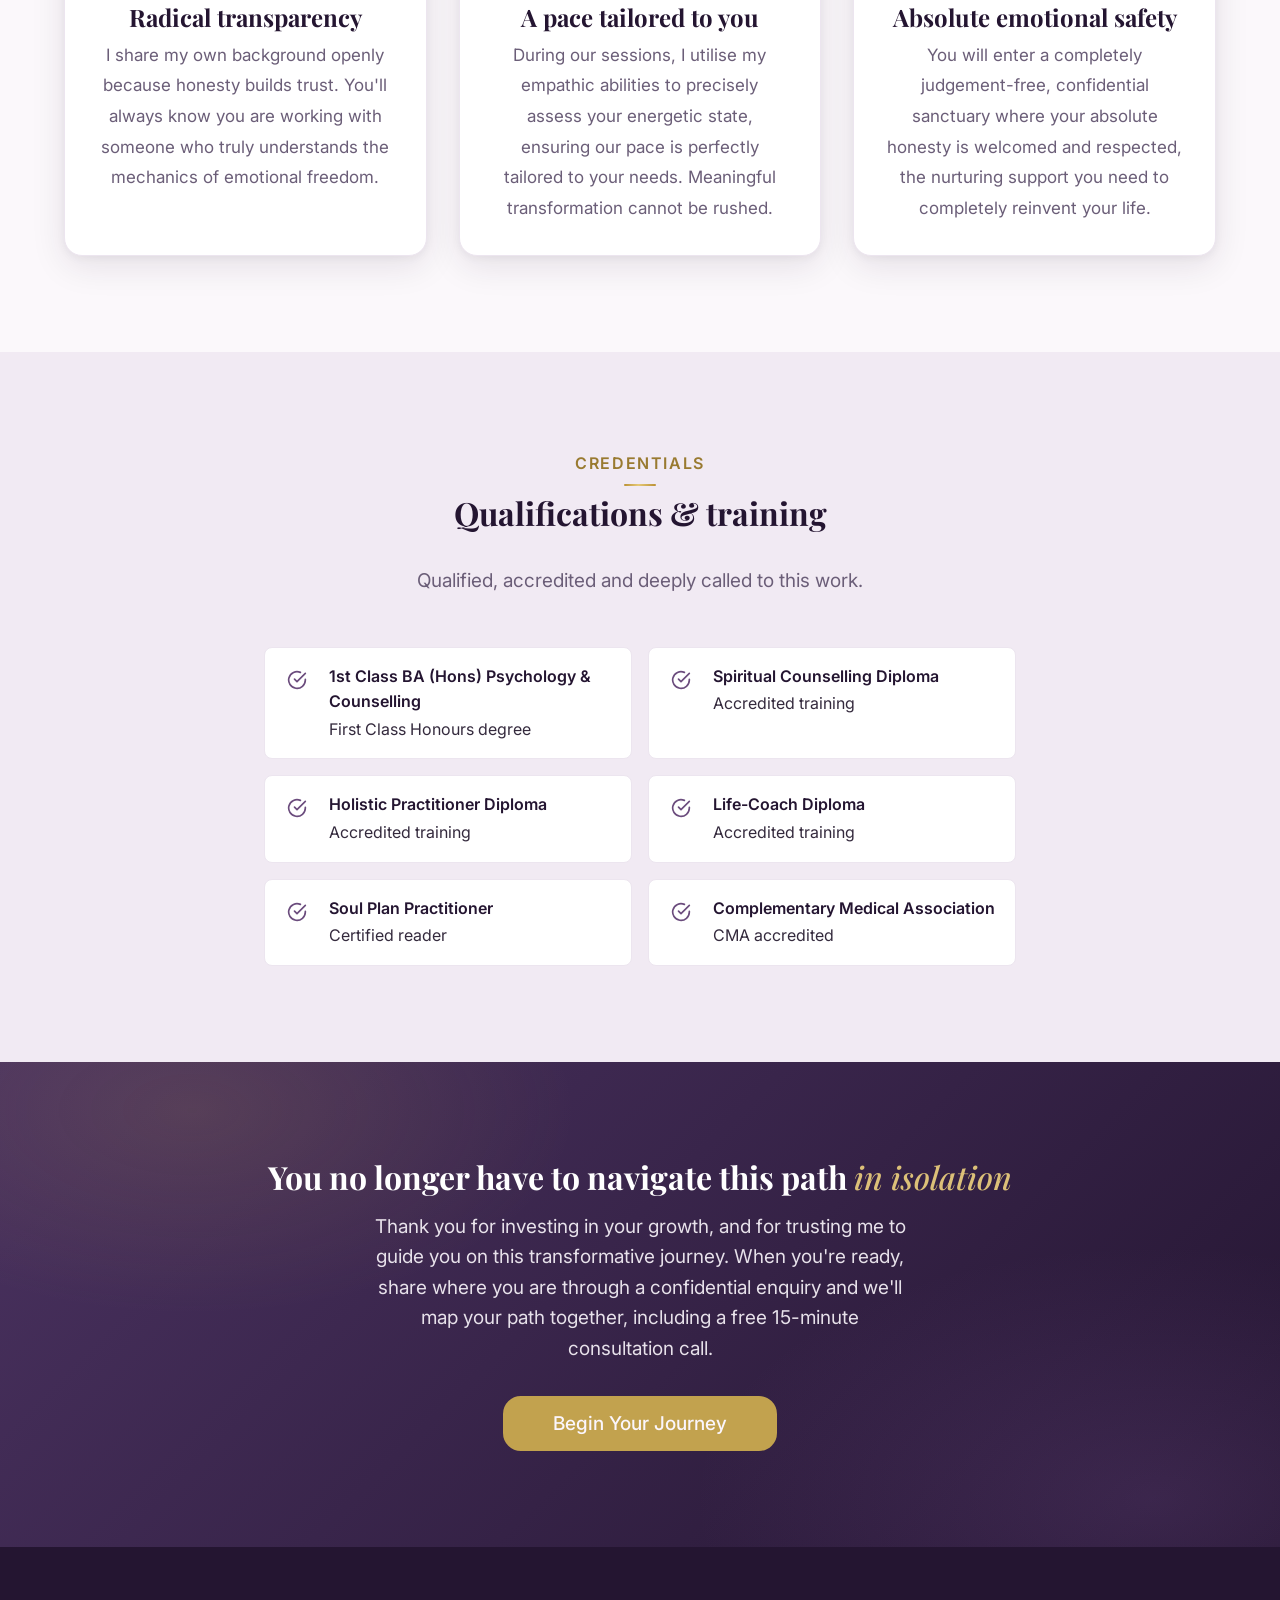
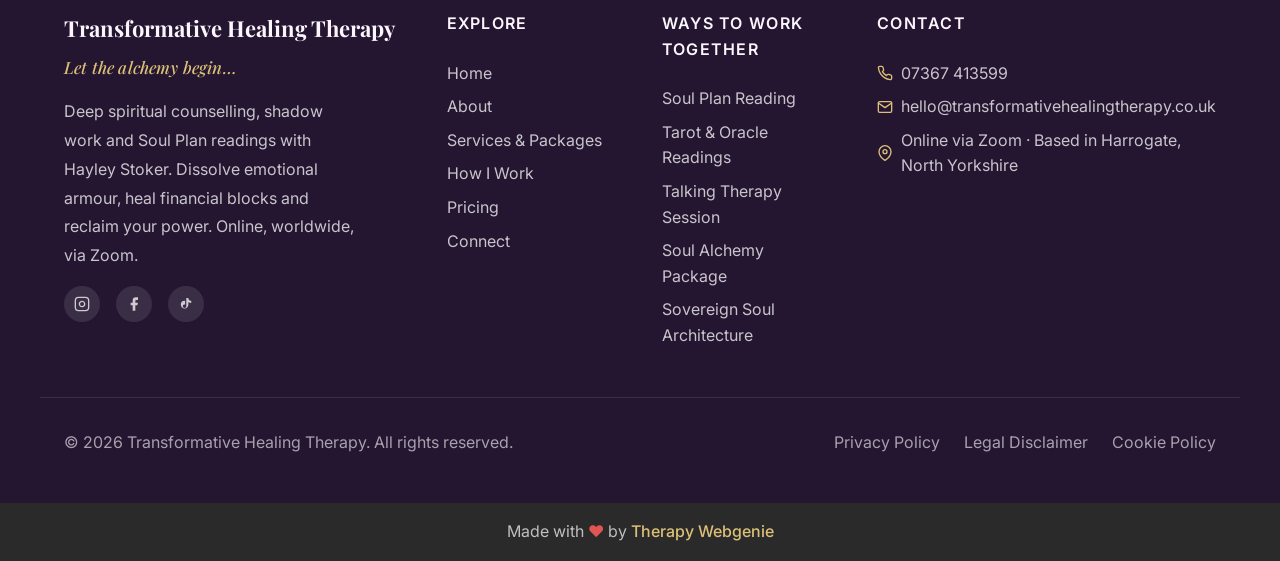
<file: about.html>
<!DOCTYPE html>
<html lang="en">
<head>
  <meta charset="UTF-8">
  <meta name="viewport" content="width=device-width, initial-scale=1.0">

  <title>About Hayley Stoker - Spiritual Counsellor | Transformative Healing Therapy</title>
  <meta name="description" content="Meet Hayley Stoker, spiritual counsellor and Soul Plan practitioner. Grounded shadow work and deep-level healing in a judgement-free sanctuary. Online via Zoom.">
  <meta name="author" content="Transformative Healing Therapy">
  <meta name="robots" content="max-image-preview:large">

  <link rel="canonical" href="https://www.transformativehealingtherapy.co.uk/about.html">

  <meta property="og:type" content="profile">
  <meta property="og:url" content="https://www.transformativehealingtherapy.co.uk/about.html">
  <meta property="og:title" content="About Hayley Stoker - Spiritual Counsellor &amp; Soul Plan Practitioner">
  <meta property="og:description" content="Grounded, deep-level psychological healing and shadow work with Hayley Stoker, in a judgement-free, confidential sanctuary. Online via Zoom.">
  <meta property="og:image" content="https://www.transformativehealingtherapy.co.uk/images/hayley-headshot.jpg">

  <meta name="twitter:card" content="summary_large_image">
  <meta name="twitter:title" content="About Hayley Stoker - Spiritual Counsellor &amp; Soul Plan Practitioner">
  <meta name="twitter:description" content="Grounded, deep-level psychological healing and shadow work with Hayley Stoker. Online via Zoom.">
  <meta name="twitter:image" content="https://www.transformativehealingtherapy.co.uk/images/hayley-headshot.jpg">

  <link rel="icon" href="images/favicon.png" type="image/png" sizes="96x96">
  <link rel="apple-touch-icon" href="images/apple-touch-icon.png">

  <link rel="preconnect" href="https://fonts.googleapis.com">
  <link rel="preconnect" href="https://fonts.gstatic.com" crossorigin>

  <link rel="stylesheet" href="css/base.css?v=1728">
  <link rel="stylesheet" href="css/components.css?v=1728">
  <link rel="stylesheet" href="css/theme.css?v=1728">

  <!-- PROFILE:schema -->
  <script type="application/ld+json">
  {
    "@context": "https://schema.org",
    "@type": "ProfessionalService",
    "name": "Transformative Healing Therapy",
    "description": "Spiritual counselling, shadow work, Soul Plan readings and EFT with Hayley Stoker. Online via Zoom.",
    "url": "https://www.transformativehealingtherapy.co.uk",
    "telephone": "07367 413599",
    "email": "hello@transformativehealingtherapy.co.uk",
    "areaServed": "United Kingdom",
    "address": {
      "@type": "PostalAddress",
      "addressLocality": "Harrogate",
      "addressRegion": "North Yorkshire",
      "addressCountry": "GB"
    },
    "image": "https://www.transformativehealingtherapy.co.uk/images/hayley-headshot.jpg",
    "priceRange": "££"
  }
  </script>
  <!-- /PROFILE:schema -->
<script type="application/ld+json" data-te-schema="1">
{
    "@context": "https://schema.org",
    "@graph": [
        {
            "@type": "BreadcrumbList",
            "@id": "https://www.transformativehealingtherapy.co.uk/about.html#breadcrumb",
            "itemListElement": [
                {
                    "@type": "ListItem",
                    "position": 1,
                    "name": "Home",
                    "item": "https://www.transformativehealingtherapy.co.uk/"
                },
                {
                    "@type": "ListItem",
                    "position": 2,
                    "name": "About",
                    "item": "https://www.transformativehealingtherapy.co.uk/about.html"
                }
            ]
        }
    ]
}
</script>

  <script type="application/ld+json">
  {
    "@context": "https://schema.org",
    "@type": "WebPage",
    "url": "https://www.transformativehealingtherapy.co.uk/about.html",
    "name": "Transformative Healing Therapy - Spiritual Counselling with Hayley Stoker",
    "primaryImageOfPage": {
      "@type": "ImageObject",
      "url": "https://www.transformativehealingtherapy.co.uk/images/hayley-headshot.jpg"
    },
    "mainEntity": {
      "@type": "Person",
      "name": "Hayley Stoker",
      "jobTitle": "Spiritual Counsellor & Soul Plan Practitioner",
      "image": "https://www.transformativehealingtherapy.co.uk/images/hayley-headshot.jpg",
      "worksFor": {
        "@type": "Organization",
        "name": "Transformative Healing Therapy"
      },
      "alumniOf": "BA (Hons) Psychology & Counselling",
      "knowsAbout": ["Shadow Work", "Soul Plan Reading", "EFT Tapping", "Spiritual Counselling", "Boundary Coaching"]
    }
  }
  </script>
<!-- BEACON -->
<script>(function(){try{var u="https:\/\/editmy.site\/api\/hit\/15";var d=JSON.stringify({p:location.pathname,r:document.referrer});if(navigator.sendBeacon){navigator.sendBeacon(u,d);}else{fetch(u,{method:"POST",keepalive:true,body:d});}}catch(e){}})();</script>
<!-- /BEACON -->
</head>
<body>

  <a href="#main" class="skip-link">Skip to main content</a>

  <!-- SECTION: nav -->
  <nav class="nav nav--two-tier" role="navigation" aria-label="Main navigation">
    <div class="container">
      <div class="nav__top">
        <a href="./" class="nav__brand nav__brand--inline">
          <!-- PROFILE:logo --><!-- /PROFILE:logo -->
          <div class="nav__brand-text">
            <span class="nav__name"><!-- PROFILE:site_title -->Transformative Healing Therapy<!-- /PROFILE:site_title --></span>
            <span class="nav__title"><!-- PROFILE:site_slogan -->Depth · Clarity · Alignment<!-- /PROFILE:site_slogan --></span>
          </div>
        </a>
        <div class="nav__contact">
          <div class="nav__contact-item">
            <svg xmlns="http://www.w3.org/2000/svg" viewBox="0 0 24 24" fill="none" stroke="currentColor" stroke-width="2" stroke-linecap="round" stroke-linejoin="round"><path d="M22 16.92v3a2 2 0 0 1-2.18 2 19.79 19.79 0 0 1-8.63-3.07 19.5 19.5 0 0 1-6-6 19.79 19.79 0 0 1-3.07-8.67A2 2 0 0 1 4.11 2h3a2 2 0 0 1 2 1.72c.127.96.361 1.903.7 2.81a2 2 0 0 1-.45 2.11L8.09 9.91a16 16 0 0 0 6 6l1.27-1.27a2 2 0 0 1 2.11-.45c.907.339 1.85.573 2.81.7A2 2 0 0 1 22 16.92z"></path></svg>
            <!-- PROFILE:phone_landline --><a href="tel:07367413599">07367 413599</a><!-- /PROFILE:phone_landline -->
          </div>
          <div class="nav__contact-item">
            <svg xmlns="http://www.w3.org/2000/svg" viewBox="0 0 24 24" fill="none" stroke="currentColor" stroke-width="2" stroke-linecap="round" stroke-linejoin="round"><path d="M4 4h16c1.1 0 2 .9 2 2v12c0 1.1-.9 2-2 2H4c-1.1 0-2-.9-2-2V6c0-1.1.9-2 2-2z"></path><polyline points="22,6 12,13 2,6"></polyline></svg>
            <!-- PROFILE:email --><a href="mailto:hello@transformativehealingtherapy.co.uk">hello@transformativehealingtherapy.co.uk</a><!-- /PROFILE:email -->
          </div>
        </div>
      </div>
      <div class="nav__bottom">
        <div class="nav__links">
          <a href="./" class="nav__link">Home</a>
          <a href="about.html" class="nav__link nav__link--active">About</a>
          <div class="nav__dropdown">
            <button class="nav__link nav__link--has-children" aria-expanded="false" aria-haspopup="true">Services <svg class="nav__chevron" width="12" height="12" viewBox="0 0 12 12" aria-hidden="true"><path d="M2.5 4.5L6 8l3.5-3.5" fill="none" stroke="currentColor" stroke-width="1.5" stroke-linecap="round" stroke-linejoin="round"/></svg></button>
            <div class="nav__dropdown-menu">
              <a href="services.html" class="nav__dropdown-link">Services &amp; Packages</a>
              <a href="sovereign-soul-architecture.html" class="nav__dropdown-link">The Sovereign Soul Architecture</a>
              <a href="how-i-work.html" class="nav__dropdown-link">How I Work</a>
              <a href="pricing.html" class="nav__dropdown-link">Pricing</a>
            </div>
          </div>
          <a href="connect.html" class="nav__link">Connect</a>
          <a href="connect.html" class="btn btn--primary nav__cta">Begin Your Journey</a>
        </div>
        <button class="nav__toggle" aria-label="Toggle menu" aria-expanded="false" aria-controls="mobile-menu">
          <span class="nav__toggle-bar"></span>
          <span class="nav__toggle-bar"></span>
          <span class="nav__toggle-bar"></span>
        </button>
      </div>
    </div>
    <div class="nav__mobile" id="mobile-menu" role="menu">
      <a href="./" class="nav__link" role="menuitem">Home</a>
      <a href="about.html" class="nav__link nav__link--active" role="menuitem">About</a>
      <div class="nav__mobile-group">
        <div class="nav__mobile-parent">
          <a href="services.html" class="nav__link" role="menuitem">Services</a>
          <button class="nav__mobile-expand" aria-label="Expand Services" aria-expanded="false"><svg class="nav__chevron" width="12" height="12" viewBox="0 0 12 12" aria-hidden="true"><path d="M2.5 4.5L6 8l3.5-3.5" fill="none" stroke="currentColor" stroke-width="1.5" stroke-linecap="round" stroke-linejoin="round"/></svg></button>
        </div>
        <div class="nav__mobile-children" role="menu" hidden>
          <a href="services.html" class="nav__link nav__link--child" role="menuitem">Services &amp; Packages</a>
          <a href="sovereign-soul-architecture.html" class="nav__link nav__link--child" role="menuitem">The Sovereign Soul Architecture</a>
          <a href="how-i-work.html" class="nav__link nav__link--child" role="menuitem">How I Work</a>
          <a href="pricing.html" class="nav__link nav__link--child" role="menuitem">Pricing</a>
        </div>
      </div>
      <a href="connect.html" class="nav__link" role="menuitem">Connect</a>
      <div class="nav__mobile-ctas">
        <a href="connect.html" class="btn btn--primary" role="menuitem">Begin Your Journey</a>
      </div>
      <div class="nav__mobile-contact">
        <div class="nav__contact-item">
          <svg xmlns="http://www.w3.org/2000/svg" viewBox="0 0 24 24" fill="none" stroke="currentColor" stroke-width="2" stroke-linecap="round" stroke-linejoin="round"><path d="M22 16.92v3a2 2 0 0 1-2.18 2 19.79 19.79 0 0 1-8.63-3.07 19.5 19.5 0 0 1-6-6 19.79 19.79 0 0 1-3.07-8.67A2 2 0 0 1 4.11 2h3a2 2 0 0 1 2 1.72c.127.96.361 1.903.7 2.81a2 2 0 0 1-.45 2.11L8.09 9.91a16 16 0 0 0 6 6l1.27-1.27a2 2 0 0 1 2.11-.45c.907.339 1.85.573 2.81.7A2 2 0 0 1 22 16.92z"></path></svg>
          <a href="tel:07367413599">07367 413599</a>
        </div>
        <div class="nav__contact-item">
          <svg xmlns="http://www.w3.org/2000/svg" viewBox="0 0 24 24" fill="none" stroke="currentColor" stroke-width="2" stroke-linecap="round" stroke-linejoin="round"><path d="M4 4h16c1.1 0 2 .9 2 2v12c0 1.1-.9 2-2 2H4c-1.1 0-2-.9-2-2V6c0-1.1.9-2 2-2z"></path><polyline points="22,6 12,13 2,6"></polyline></svg>
          <a href="mailto:hello@transformativehealingtherapy.co.uk">hello@transformativehealingtherapy.co.uk</a>
        </div>
      </div>
    </div>
  </nav>
  <!-- /SECTION: nav -->

  <!-- Compact scroll header -->
  <div class="nav-scroll" aria-hidden="true">
    <div class="container nav-scroll__inner">
      <div class="nav-scroll__brand">
        <span class="nav-scroll__name">Transformative Healing Therapy</span>
        <span class="nav-scroll__title">Depth · Clarity · Alignment</span>
      </div>
      <div class="nav-scroll__right">
        <a href="tel:07367413599" class="nav-scroll__phone">
          <svg xmlns="http://www.w3.org/2000/svg" viewBox="0 0 24 24" fill="none" stroke="currentColor" stroke-width="2" stroke-linecap="round" stroke-linejoin="round"><path d="M22 16.92v3a2 2 0 0 1-2.18 2 19.79 19.79 0 0 1-8.63-3.07 19.5 19.5 0 0 1-6-6 19.79 19.79 0 0 1-3.07-8.67A2 2 0 0 1 4.11 2h3a2 2 0 0 1 2 1.72c.127.96.361 1.903.7 2.81a2 2 0 0 1-.45 2.11L8.09 9.91a16 16 0 0 0 6 6l1.27-1.27a2 2 0 0 1 2.11-.45c.907.339 1.85.573 2.81.7A2 2 0 0 1 22 16.92z"></path></svg>
          07367 413599
        </a>
        <a href="tel:07367413599" class="nav-scroll__phone-icon" aria-label="Call Hayley">
          <svg xmlns="http://www.w3.org/2000/svg" viewBox="0 0 24 24" fill="none" stroke="currentColor" stroke-width="2" stroke-linecap="round" stroke-linejoin="round"><path d="M22 16.92v3a2 2 0 0 1-2.18 2 19.79 19.79 0 0 1-8.63-3.07 19.5 19.5 0 0 1-6-6 19.79 19.79 0 0 1-3.07-8.67A2 2 0 0 1 4.11 2h3a2 2 0 0 1 2 1.72c.127.96.361 1.903.7 2.81a2 2 0 0 1-.45 2.11L8.09 9.91a16 16 0 0 0 6 6l1.27-1.27a2 2 0 0 1 2.11-.45c.907.339 1.85.573 2.81.7A2 2 0 0 1 22 16.92z"></path></svg>
        </a>
        <button class="nav-scroll__toggle" aria-label="Toggle menu">
          <span class="nav-scroll__toggle-bar"></span>
          <span class="nav-scroll__toggle-bar"></span>
          <span class="nav-scroll__toggle-bar"></span>
        </button>
      </div>
    </div>
  </div>

  <main id="main">

    <!-- SECTION: page-header -->
    <section class="page-header page-header--image" style="background-image: url('images/page-header.jpg')">
      <div class="container">
        <span class="section-label">About Hayley</span>
        <h1>A sanctuary for your authentic transformation</h1>
        <p>I'm Hayley, a spiritual counsellor, Soul Plan practitioner and guide for deep, soul-led transformation. This is a space to look beneath the surface, and reclaim your power.</p>
      </div>
    </section>
    <!-- /SECTION: page-header -->

    <!-- SECTION: meet-hayley -->
    <section class="section reveal">
      <div class="container">
        <div class="split">
          <div class="split__text">
            <span class="section-label">Meet Hayley</span>
            <h2>Hi, I'm Hayley.</h2>
            <p>From an early age, I have been deeply attuned to the subconscious mind, emotional undercurrents, and the subtle mechanics of human nature. I'm the creator of Transformative Healing Therapy and the Sovereign Soul Architecture programme.</p>
            <p>My own professional and personal journey has taught me just how resilient the human spirit truly is. My life journey has taken me through profound personal and spiritual chapters of deep reflection, where I experienced what felt like restrictive, repetitive cycles. Navigating those complex challenges gave me a compassionate, comprehensive understanding of how early childhood conditioning, limiting beliefs, and people-pleasing behaviours can temporarily disrupt your alignment.</p>
            <p>Having successfully done the deep work to integrate my own shadow aspects, I am fully equipped and deeply called to guide you through your own process of self-discovery.</p>
          </div>
          <img src="images/hayley-portrait.jpg" alt="Hayley Stoker, spiritual counsellor and Soul Plan practitioner" class="split__image split__image--portrait" loading="lazy">
        </div>
      </div>
    </section>
    <!-- /SECTION: meet-hayley -->

    <!-- SECTION: deep-work -->
    <section class="section section--alt reveal">
      <div class="container container--narrow text-center">
        <span class="section-label">My Specialism</span>
        <h2>Grounded, deep-level psychological healing</h2>
      </div>
      <div class="container container--narrow">
        <p>I specialise in what I call "deep work." I offer a steady, unflinching presence, and I am entirely comfortable sitting with you through life's most vulnerable, complex, or transitional moments. Whether you are navigating a major life change, resolving past trauma, or seeking a deeper sense of spiritual alignment, my expertise lies in helping you uncover hidden truths. Together, we look beneath the surface to systematically transform past pain into sustainable personal power.</p>
        <p>Spiritual counselling with me goes far beyond superficial positive thinking. This work is a structured, authentic exploration of the shadow self. It is the nurturing and clinical process of meeting past experiences with absolute clarity, rewiring limiting thought patterns, and safely processing deep emotions. While this level of healing requires courage and a true commitment to development, it is the only reliable path to wholeness.</p>
        <blockquote class="blockquote blockquote--pull">
          <p class="blockquote__text">By acknowledging and accepting every facet of your personality, you naturally release restrictive behaviours and step into your sovereign authority.</p>
        </blockquote>
      </div>
    </section>
    <!-- /SECTION: deep-work -->

    <!-- SECTION: cta-mid -->
    <section class="section cta-mid-banner reveal">
      <div class="container cta-mid-banner__inner">
        <div>
          <h3>Wondering if this work is for you?</h3>
          <p>Share where you are through a confidential enquiry, and we'll explore whether deep, soul-led work is your next step, including a free 15-minute consultation call.</p>
        </div>
        <a href="connect.html" class="btn btn--accent">Begin Your Journey</a>
      </div>
    </section>
    <!-- /SECTION: cta-mid -->

    <!-- SECTION: partnership -->
    <section class="section reveal">
      <div class="container container--narrow text-center">
        <span class="section-label">How We Work Together</span>
        <h2>An analytical and compassionate partnership</h2>
        <p class="section-subtitle">I share my background because I believe transparency is the foundation of a strong therapeutic relationship. You are partnering with a practitioner who truly understands the mechanics of emotional freedom.</p>
      </div>
      <div class="container grid grid--3 reveal-trigger">
        <div class="card card--feature">
          <div class="card__icon"><svg xmlns="http://www.w3.org/2000/svg" viewBox="0 0 24 24" fill="none" stroke="currentColor" stroke-width="2" stroke-linecap="round" stroke-linejoin="round"><circle cx="12" cy="12" r="10"></circle><path d="M12 16v-4"></path><path d="M12 8h.01"></path></svg></div>
          <h3 class="card__title">Radical transparency</h3>
          <p class="card__text">I share my own background openly because honesty builds trust. You'll always know you are working with someone who truly understands the mechanics of emotional freedom.</p>
        </div>
        <div class="card card--feature">
          <div class="card__icon"><svg xmlns="http://www.w3.org/2000/svg" viewBox="0 0 24 24" fill="none" stroke="currentColor" stroke-width="2" stroke-linecap="round" stroke-linejoin="round"><circle cx="12" cy="12" r="10"></circle><polyline points="12 6 12 12 16 14"></polyline></svg></div>
          <h3 class="card__title">A pace tailored to you</h3>
          <p class="card__text">During our sessions, I utilise my empathic abilities to precisely assess your energetic state, ensuring our pace is perfectly tailored to your needs. Meaningful transformation cannot be rushed.</p>
        </div>
        <div class="card card--feature">
          <div class="card__icon"><svg xmlns="http://www.w3.org/2000/svg" viewBox="0 0 24 24" fill="none" stroke="currentColor" stroke-width="2" stroke-linecap="round" stroke-linejoin="round"><path d="M20.84 4.61a5.5 5.5 0 0 0-7.78 0L12 5.67l-1.06-1.06a5.5 5.5 0 0 0-7.78 7.78l1.06 1.06L12 21.23l7.78-7.78 1.06-1.06a5.5 5.5 0 0 0 0-7.78z"></path></svg></div>
          <h3 class="card__title">Absolute emotional safety</h3>
          <p class="card__text">You will enter a completely judgement-free, confidential sanctuary where your absolute honesty is welcomed and respected, the nurturing support you need to completely reinvent your life.</p>
        </div>
      </div>
    </section>
    <!-- /SECTION: partnership -->

    <!-- SECTION: qualifications -->
    <section class="section section--alt reveal">
      <div class="container container--narrow text-center">
        <span class="section-label">Credentials</span>
        <h2>Qualifications &amp; training</h2>
        <p class="section-subtitle">Qualified, accredited and deeply called to this work.</p>
      </div>
      <div class="container container--narrow">
        <div class="quals-list reveal reveal-trigger">
          <div class="quals-list__item">
            <div class="quals-list__icon"><svg xmlns="http://www.w3.org/2000/svg" viewBox="0 0 24 24" fill="none" stroke="currentColor" stroke-width="2" stroke-linecap="round" stroke-linejoin="round"><path d="M22 11.08V12a10 10 0 1 1-5.93-9.14"></path><polyline points="22 4 12 14.01 9 11.01"></polyline></svg></div>
            <div class="quals-list__text"><strong>1st Class BA (Hons) Psychology &amp; Counselling</strong>First Class Honours degree</div>
          </div>
          <div class="quals-list__item">
            <div class="quals-list__icon"><svg xmlns="http://www.w3.org/2000/svg" viewBox="0 0 24 24" fill="none" stroke="currentColor" stroke-width="2" stroke-linecap="round" stroke-linejoin="round"><path d="M22 11.08V12a10 10 0 1 1-5.93-9.14"></path><polyline points="22 4 12 14.01 9 11.01"></polyline></svg></div>
            <div class="quals-list__text"><strong>Spiritual Counselling Diploma</strong>Accredited training</div>
          </div>
          <div class="quals-list__item">
            <div class="quals-list__icon"><svg xmlns="http://www.w3.org/2000/svg" viewBox="0 0 24 24" fill="none" stroke="currentColor" stroke-width="2" stroke-linecap="round" stroke-linejoin="round"><path d="M22 11.08V12a10 10 0 1 1-5.93-9.14"></path><polyline points="22 4 12 14.01 9 11.01"></polyline></svg></div>
            <div class="quals-list__text"><strong>Holistic Practitioner Diploma</strong>Accredited training</div>
          </div>
          <div class="quals-list__item">
            <div class="quals-list__icon"><svg xmlns="http://www.w3.org/2000/svg" viewBox="0 0 24 24" fill="none" stroke="currentColor" stroke-width="2" stroke-linecap="round" stroke-linejoin="round"><path d="M22 11.08V12a10 10 0 1 1-5.93-9.14"></path><polyline points="22 4 12 14.01 9 11.01"></polyline></svg></div>
            <div class="quals-list__text"><strong>Life-Coach Diploma</strong>Accredited training</div>
          </div>
          <div class="quals-list__item">
            <div class="quals-list__icon"><svg xmlns="http://www.w3.org/2000/svg" viewBox="0 0 24 24" fill="none" stroke="currentColor" stroke-width="2" stroke-linecap="round" stroke-linejoin="round"><path d="M22 11.08V12a10 10 0 1 1-5.93-9.14"></path><polyline points="22 4 12 14.01 9 11.01"></polyline></svg></div>
            <div class="quals-list__text"><strong>Soul Plan Practitioner</strong>Certified reader</div>
          </div>
          <div class="quals-list__item">
            <div class="quals-list__icon"><svg xmlns="http://www.w3.org/2000/svg" viewBox="0 0 24 24" fill="none" stroke="currentColor" stroke-width="2" stroke-linecap="round" stroke-linejoin="round"><path d="M22 11.08V12a10 10 0 1 1-5.93-9.14"></path><polyline points="22 4 12 14.01 9 11.01"></polyline></svg></div>
            <div class="quals-list__text"><strong>Complementary Medical Association</strong>CMA accredited</div>
          </div>
        </div>
      </div>
    </section>
    <!-- /SECTION: qualifications -->

    <!-- SECTION: cta -->
    <section class="section cta-banner reveal">
      <div class="container text-center">
        <h2>You no longer have to navigate this path <em>in isolation</em></h2>
        <p>Thank you for investing in your growth, and for trusting me to guide you on this transformative journey. When you're ready, share where you are through a confidential enquiry and we'll map your path together, including a free 15-minute consultation call.</p>
        <div class="cta-banner__buttons">
          <a href="connect.html" class="btn btn--accent">Begin Your Journey</a>
        </div>
      </div>
    </section>
    <!-- /SECTION: cta -->

  </main>

  <!-- SECTION: footer -->
  <footer class="footer">
    <div class="container footer__inner">
      <div class="footer__brand">
        <p class="footer__brand-name">Transformative Healing Therapy</p>
        <p class="brand-tagline footer__tagline">Let the alchemy begin&hellip;</p>
        <p class="footer__brand-text">Deep spiritual counselling, shadow work and Soul Plan readings with Hayley Stoker. Dissolve emotional armour, heal financial blocks and reclaim your power. Online, worldwide, via Zoom.</p>
        <div class="footer__social">
          <a href="https://www.instagram.com/transformativehealing_therapy/" class="footer__social-link" target="_blank" rel="noopener" aria-label="Instagram">
            <svg viewBox="0 0 24 24" fill="none" stroke="currentColor" stroke-width="2" aria-hidden="true"><rect x="2" y="2" width="20" height="20" rx="5" ry="5"></rect><path d="M16 11.37A4 4 0 1 1 12.63 8 4 4 0 0 1 16 11.37z"></path><line x1="17.5" y1="6.5" x2="17.51" y2="6.5"></line></svg>
          </a>
          <a href="https://www.facebook.com/share/1Ay3a9zaSt/" class="footer__social-link" target="_blank" rel="noopener" aria-label="Facebook">
            <svg viewBox="0 0 24 24" fill="currentColor" aria-hidden="true"><path d="M18 2h-3a5 5 0 0 0-5 5v3H7v4h3v8h4v-8h3l1-4h-4V7a1 1 0 0 1 1-1h3z"></path></svg>
          </a>
          <a href="https://www.tiktok.com/@the_alchemist52" class="footer__social-link" target="_blank" rel="noopener" aria-label="TikTok">
            <svg viewBox="0 0 24 24" fill="currentColor" aria-hidden="true"><path d="M16.6 5.82A4.28 4.28 0 0 1 15.54 3h-3.09v12.4a2.59 2.59 0 0 1-2.59 2.5 2.59 2.59 0 0 1-2.59-2.59 2.59 2.59 0 0 1 3.44-2.44V7.3a5.7 5.7 0 0 0-.85-.06A5.68 5.68 0 0 0 4.2 12.9a5.68 5.68 0 0 0 9.79 3.95 5.62 5.62 0 0 0 1.57-3.94V9.01a7.34 7.34 0 0 0 4.28 1.37V7.3a4.29 4.29 0 0 1-3.24-1.48z"></path></svg>
          </a>
        </div>
      </div>
      <div class="footer__col">
        <p class="footer__heading">Explore</p>
        <div class="footer__links">
          <a href="./" class="footer__link">Home</a>
          <a href="about.html" class="footer__link">About</a>
          <a href="services.html" class="footer__link">Services &amp; Packages</a>
          <a href="how-i-work.html" class="footer__link">How I Work</a>
          <a href="pricing.html" class="footer__link">Pricing</a>
          <a href="connect.html" class="footer__link">Connect</a>
        </div>
      </div>
      <div class="footer__col">
        <p class="footer__heading">Ways to Work Together</p>
        <div class="footer__links">
          <a href="services.html#soul-plan" class="footer__link">Soul Plan Reading</a>
          <a href="services.html#tarot" class="footer__link">Tarot &amp; Oracle Readings</a>
          <a href="services.html#talking-therapy" class="footer__link">Talking Therapy Session</a>
          <a href="services.html#soul-alchemy" class="footer__link">Soul Alchemy Package</a>
          <a href="sovereign-soul-architecture.html" class="footer__link">Sovereign Soul Architecture</a>
        </div>
      </div>
      <div class="footer__col">
        <p class="footer__heading">Contact</p>
        <div class="footer__contact-item">
          <svg xmlns="http://www.w3.org/2000/svg" viewBox="0 0 24 24" fill="none" stroke="currentColor" stroke-width="2" stroke-linecap="round" stroke-linejoin="round"><path d="M22 16.92v3a2 2 0 0 1-2.18 2 19.79 19.79 0 0 1-8.63-3.07 19.5 19.5 0 0 1-6-6 19.79 19.79 0 0 1-3.07-8.67A2 2 0 0 1 4.11 2h3a2 2 0 0 1 2 1.72 12.84 12.84 0 0 0 .7 2.81 2 2 0 0 1-.45 2.11L8.09 9.91a16 16 0 0 0 6 6l1.27-1.27a2 2 0 0 1 2.11-.45 12.84 12.84 0 0 0 2.81.7A2 2 0 0 1 22 16.92z"></path></svg>
          <!-- PROFILE:phone_landline --><a href="tel:07367413599">07367 413599</a><!-- /PROFILE:phone_landline -->
        </div>
        <div class="footer__contact-item">
          <svg xmlns="http://www.w3.org/2000/svg" viewBox="0 0 24 24" fill="none" stroke="currentColor" stroke-width="2" stroke-linecap="round" stroke-linejoin="round"><path d="M4 4h16c1.1 0 2 .9 2 2v12c0 1.1-.9 2-2 2H4c-1.1 0-2-.9-2-2V6c0-1.1.9-2 2-2z"></path><polyline points="22,6 12,13 2,6"></polyline></svg>
          <!-- PROFILE:email --><a href="mailto:hello@transformativehealingtherapy.co.uk">hello@transformativehealingtherapy.co.uk</a><!-- /PROFILE:email -->
        </div>
        <div class="footer__contact-item">
          <svg xmlns="http://www.w3.org/2000/svg" viewBox="0 0 24 24" fill="none" stroke="currentColor" stroke-width="2" stroke-linecap="round" stroke-linejoin="round"><path d="M21 10c0 7-9 13-9 13s-9-6-9-13a9 9 0 0 1 18 0z"></path><circle cx="12" cy="10" r="3"></circle></svg>
          <!-- PROFILE:address --><span>Online via Zoom · Based in Harrogate, North Yorkshire</span><!-- /PROFILE:address -->
        </div>
      </div>
    </div>
    <div class="container footer__bottom">
      <p class="footer__copyright">&copy; <script>document.write(new Date().getFullYear())</script> Transformative Healing Therapy. All rights reserved.</p>
      <div class="footer__legal">
        <a href="privacy.html">Privacy Policy</a>
        <a href="privacy.html#disclaimer">Legal Disclaimer</a>
        <a href="cookies-policy.html">Cookie Policy</a>
      </div>
    </div>
  </footer>
  <!-- /SECTION: footer -->

  <div class="site-credit">
    <p>Made with <span class="site-credit__heart" aria-label="love">&#10084;</span> by <a href="https://www.therapywebgenie.com" target="_blank" rel="noopener">Therapy Webgenie</a></p>
  </div>

  <!-- Cookie Consent -->
  <div class="cookie-banner" role="dialog" aria-label="Cookie consent">
    <div class="cookie-banner__inner">
      <p class="cookie-banner__text">We use cookies to improve your experience. See our <a href="cookies-policy.html">cookie policy</a> for details.</p>
      <div class="cookie-banner__buttons"><button class="cookie-banner__accept">Accept</button><button class="cookie-banner__decline">Decline</button></div>
    </div>
  </div>

  <!-- Back to Top -->
  <button class="back-to-top" aria-label="Back to top">
    <svg xmlns="http://www.w3.org/2000/svg" viewBox="0 0 24 24" fill="none" stroke="currentColor" stroke-width="2" stroke-linecap="round" stroke-linejoin="round"><polyline points="18 15 12 9 6 15"></polyline></svg>
  </button>

  <script src="js/main.js"></script>
</body>
</html>
</file>
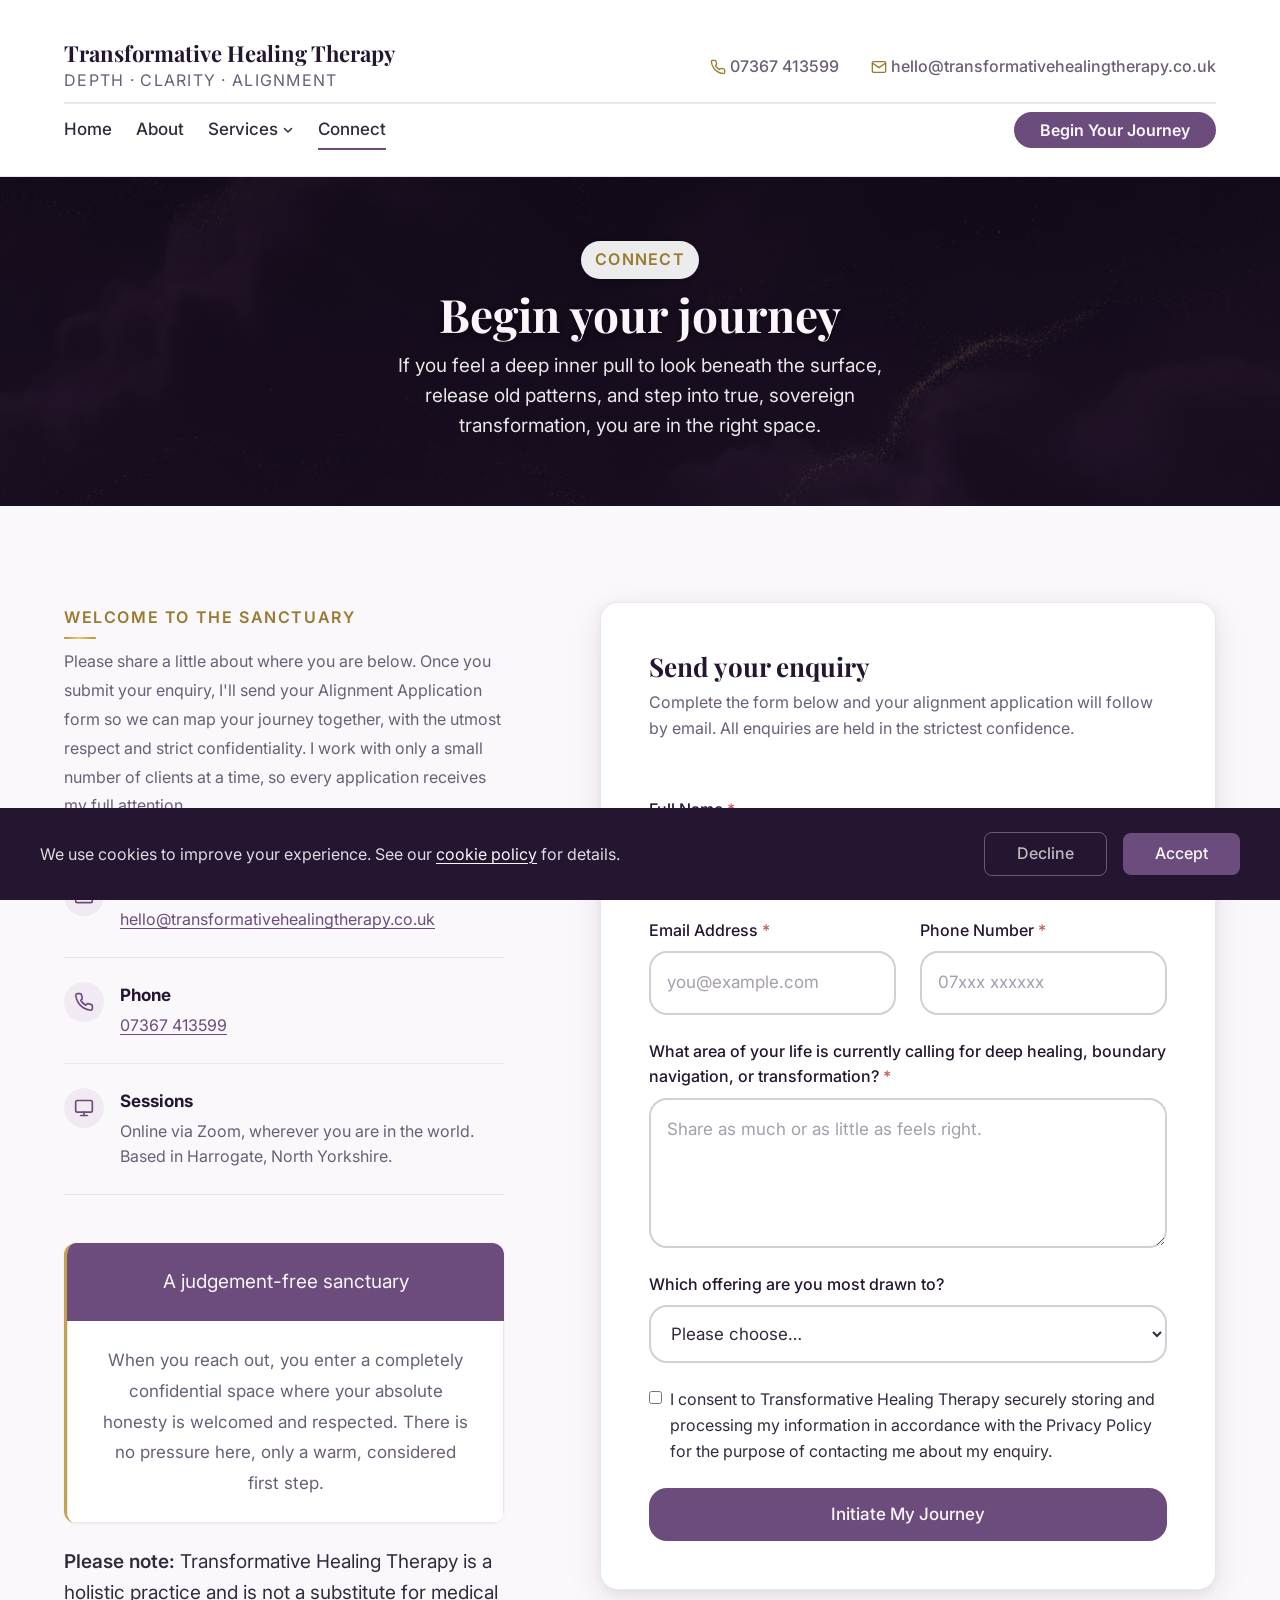
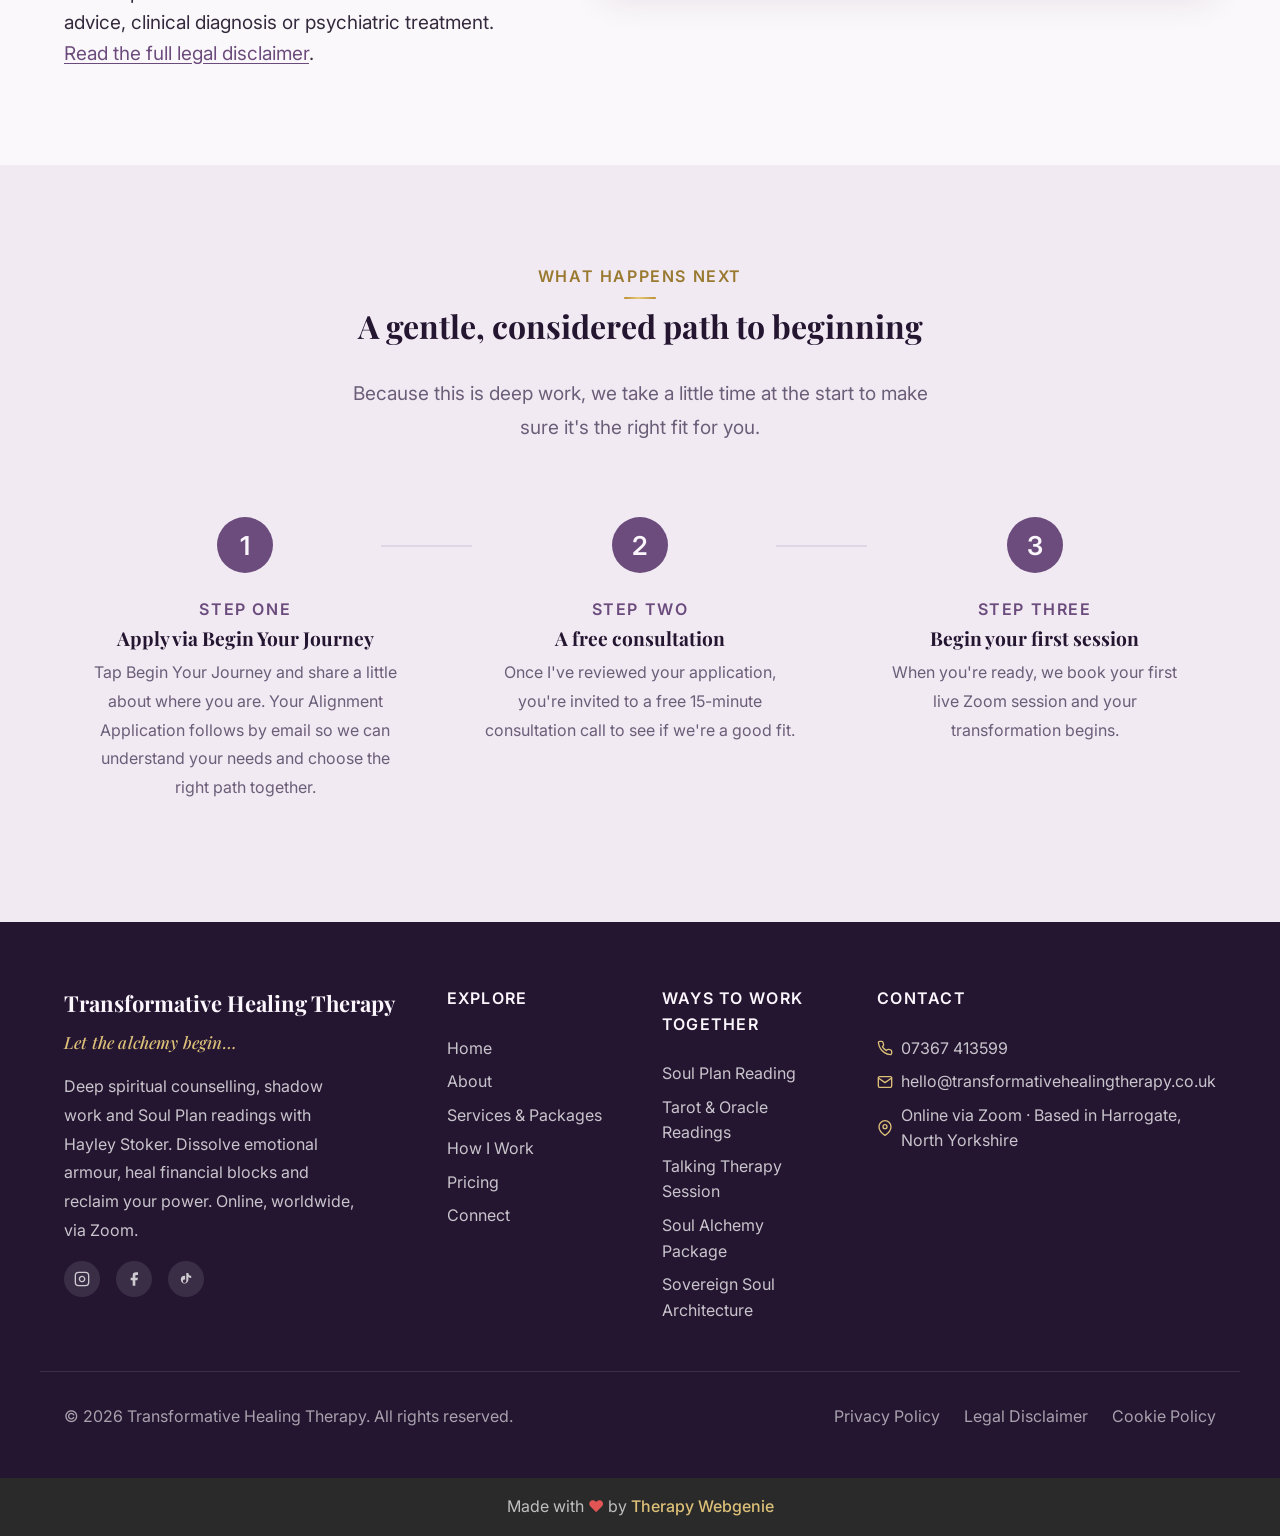
<file: connect.html>
<!DOCTYPE html>
<html lang="en">
<head>
  <meta charset="UTF-8">
  <meta name="viewport" content="width=device-width, initial-scale=1.0">

  <title>Connect - Begin Your Journey | Transformative Healing Therapy</title>
  <meta name="description" content="Begin your journey with Hayley Stoker. Share a confidential enquiry and book a free 15-minute consultation. Online via Zoom.">
  <meta name="author" content="Transformative Healing Therapy">
  <meta name="robots" content="max-image-preview:large">

  <link rel="canonical" href="https://www.transformativehealingtherapy.co.uk/connect.html">

  <meta property="og:type" content="website">
  <meta property="og:url" content="https://www.transformativehealingtherapy.co.uk/connect.html">
  <meta property="og:title" content="Connect - Begin Your Journey | Transformative Healing Therapy">
  <meta property="og:description" content="Share a confidential enquiry and we'll map your path together - including a free 15-minute consultation. Online via Zoom.">
  <meta property="og:image" content="https://www.transformativehealingtherapy.co.uk/images/sanctuary.jpg">

  <meta name="twitter:card" content="summary_large_image">
  <meta name="twitter:title" content="Connect - Begin Your Journey | Transformative Healing Therapy">
  <meta name="twitter:description" content="Share a confidential enquiry and we'll map your path together. Online via Zoom.">
  <meta name="twitter:image" content="https://www.transformativehealingtherapy.co.uk/images/sanctuary.jpg">

  <link rel="icon" href="images/favicon.png" type="image/png" sizes="96x96">
  <link rel="apple-touch-icon" href="images/apple-touch-icon.png">

  <link rel="preconnect" href="https://fonts.googleapis.com">
  <link rel="preconnect" href="https://fonts.gstatic.com" crossorigin>

  <link rel="stylesheet" href="css/base.css?v=1728">
  <link rel="stylesheet" href="css/components.css?v=1728">
  <link rel="stylesheet" href="css/theme.css?v=1728">

  <!-- PROFILE:schema -->
  <script type="application/ld+json">
  {
    "@context": "https://schema.org",
    "@type": "ProfessionalService",
    "name": "Transformative Healing Therapy",
    "description": "Spiritual counselling, shadow work, Soul Plan readings and EFT with Hayley Stoker. Online via Zoom.",
    "url": "https://www.transformativehealingtherapy.co.uk",
    "telephone": "07367 413599",
    "email": "hello@transformativehealingtherapy.co.uk",
    "areaServed": "United Kingdom",
    "address": {
      "@type": "PostalAddress",
      "addressLocality": "Harrogate",
      "addressRegion": "North Yorkshire",
      "addressCountry": "GB"
    },
    "image": "https://www.transformativehealingtherapy.co.uk/images/hayley-headshot.jpg",
    "priceRange": "££"
  }
  </script>
  <!-- /PROFILE:schema -->
<script type="application/ld+json" data-te-schema="1">
{
    "@context": "https://schema.org",
    "@graph": [
        {
            "@type": "BreadcrumbList",
            "@id": "https://www.transformativehealingtherapy.co.uk/connect.html#breadcrumb",
            "itemListElement": [
                {
                    "@type": "ListItem",
                    "position": 1,
                    "name": "Home",
                    "item": "https://www.transformativehealingtherapy.co.uk/"
                },
                {
                    "@type": "ListItem",
                    "position": 2,
                    "name": "Connect",
                    "item": "https://www.transformativehealingtherapy.co.uk/connect.html"
                }
            ]
        }
    ]
}
</script>
<!-- BEACON -->
<script>(function(){try{var u="https:\/\/editmy.site\/api\/hit\/15";var d=JSON.stringify({p:location.pathname,r:document.referrer});if(navigator.sendBeacon){navigator.sendBeacon(u,d);}else{fetch(u,{method:"POST",keepalive:true,body:d});}}catch(e){}})();</script>
<!-- /BEACON -->
</head>
<body>

  <a href="#main" class="skip-link">Skip to main content</a>

  <!-- SECTION: nav -->
  <nav class="nav nav--two-tier" role="navigation" aria-label="Main navigation">
    <div class="container">
      <div class="nav__top">
        <a href="./" class="nav__brand nav__brand--inline">
          <!-- PROFILE:logo --><!-- /PROFILE:logo -->
          <div class="nav__brand-text">
            <span class="nav__name"><!-- PROFILE:site_title -->Transformative Healing Therapy<!-- /PROFILE:site_title --></span>
            <span class="nav__title"><!-- PROFILE:site_slogan -->Depth · Clarity · Alignment<!-- /PROFILE:site_slogan --></span>
          </div>
        </a>
        <div class="nav__contact">
          <div class="nav__contact-item">
            <svg xmlns="http://www.w3.org/2000/svg" viewBox="0 0 24 24" fill="none" stroke="currentColor" stroke-width="2" stroke-linecap="round" stroke-linejoin="round"><path d="M22 16.92v3a2 2 0 0 1-2.18 2 19.79 19.79 0 0 1-8.63-3.07 19.5 19.5 0 0 1-6-6 19.79 19.79 0 0 1-3.07-8.67A2 2 0 0 1 4.11 2h3a2 2 0 0 1 2 1.72c.127.96.361 1.903.7 2.81a2 2 0 0 1-.45 2.11L8.09 9.91a16 16 0 0 0 6 6l1.27-1.27a2 2 0 0 1 2.11-.45c.907.339 1.85.573 2.81.7A2 2 0 0 1 22 16.92z"></path></svg>
            <!-- PROFILE:phone_landline --><a href="tel:07367413599">07367 413599</a><!-- /PROFILE:phone_landline -->
          </div>
          <div class="nav__contact-item">
            <svg xmlns="http://www.w3.org/2000/svg" viewBox="0 0 24 24" fill="none" stroke="currentColor" stroke-width="2" stroke-linecap="round" stroke-linejoin="round"><path d="M4 4h16c1.1 0 2 .9 2 2v12c0 1.1-.9 2-2 2H4c-1.1 0-2-.9-2-2V6c0-1.1.9-2 2-2z"></path><polyline points="22,6 12,13 2,6"></polyline></svg>
            <!-- PROFILE:email --><a href="mailto:hello@transformativehealingtherapy.co.uk">hello@transformativehealingtherapy.co.uk</a><!-- /PROFILE:email -->
          </div>
        </div>
      </div>
      <div class="nav__bottom">
        <div class="nav__links">
          <a href="./" class="nav__link">Home</a>
          <a href="about.html" class="nav__link">About</a>
          <div class="nav__dropdown">
            <button class="nav__link nav__link--has-children" aria-expanded="false" aria-haspopup="true">Services <svg class="nav__chevron" width="12" height="12" viewBox="0 0 12 12" aria-hidden="true"><path d="M2.5 4.5L6 8l3.5-3.5" fill="none" stroke="currentColor" stroke-width="1.5" stroke-linecap="round" stroke-linejoin="round"/></svg></button>
            <div class="nav__dropdown-menu">
              <a href="services.html" class="nav__dropdown-link">Services &amp; Packages</a>
              <a href="sovereign-soul-architecture.html" class="nav__dropdown-link">The Sovereign Soul Architecture</a>
              <a href="how-i-work.html" class="nav__dropdown-link">How I Work</a>
              <a href="pricing.html" class="nav__dropdown-link">Pricing</a>
            </div>
          </div>
          <a href="connect.html" class="nav__link nav__link--active">Connect</a>
          <a href="connect.html" class="btn btn--primary nav__cta">Begin Your Journey</a>
        </div>
        <button class="nav__toggle" aria-label="Toggle menu" aria-expanded="false" aria-controls="mobile-menu">
          <span class="nav__toggle-bar"></span>
          <span class="nav__toggle-bar"></span>
          <span class="nav__toggle-bar"></span>
        </button>
      </div>
    </div>
    <div class="nav__mobile" id="mobile-menu" role="menu">
      <a href="./" class="nav__link" role="menuitem">Home</a>
      <a href="about.html" class="nav__link" role="menuitem">About</a>
      <div class="nav__mobile-group">
        <div class="nav__mobile-parent">
          <a href="services.html" class="nav__link" role="menuitem">Services</a>
          <button class="nav__mobile-expand" aria-label="Expand Services" aria-expanded="false"><svg class="nav__chevron" width="12" height="12" viewBox="0 0 12 12" aria-hidden="true"><path d="M2.5 4.5L6 8l3.5-3.5" fill="none" stroke="currentColor" stroke-width="1.5" stroke-linecap="round" stroke-linejoin="round"/></svg></button>
        </div>
        <div class="nav__mobile-children" role="menu" hidden>
          <a href="services.html" class="nav__link nav__link--child" role="menuitem">Services &amp; Packages</a>
          <a href="sovereign-soul-architecture.html" class="nav__link nav__link--child" role="menuitem">The Sovereign Soul Architecture</a>
          <a href="how-i-work.html" class="nav__link nav__link--child" role="menuitem">How I Work</a>
          <a href="pricing.html" class="nav__link nav__link--child" role="menuitem">Pricing</a>
        </div>
      </div>
      <a href="connect.html" class="nav__link nav__link--active" role="menuitem">Connect</a>
      <div class="nav__mobile-ctas">
        <a href="connect.html" class="btn btn--primary" role="menuitem">Begin Your Journey</a>
      </div>
      <div class="nav__mobile-contact">
        <div class="nav__contact-item">
          <svg xmlns="http://www.w3.org/2000/svg" viewBox="0 0 24 24" fill="none" stroke="currentColor" stroke-width="2" stroke-linecap="round" stroke-linejoin="round"><path d="M22 16.92v3a2 2 0 0 1-2.18 2 19.79 19.79 0 0 1-8.63-3.07 19.5 19.5 0 0 1-6-6 19.79 19.79 0 0 1-3.07-8.67A2 2 0 0 1 4.11 2h3a2 2 0 0 1 2 1.72c.127.96.361 1.903.7 2.81a2 2 0 0 1-.45 2.11L8.09 9.91a16 16 0 0 0 6 6l1.27-1.27a2 2 0 0 1 2.11-.45c.907.339 1.85.573 2.81.7A2 2 0 0 1 22 16.92z"></path></svg>
          <a href="tel:07367413599">07367 413599</a>
        </div>
        <div class="nav__contact-item">
          <svg xmlns="http://www.w3.org/2000/svg" viewBox="0 0 24 24" fill="none" stroke="currentColor" stroke-width="2" stroke-linecap="round" stroke-linejoin="round"><path d="M4 4h16c1.1 0 2 .9 2 2v12c0 1.1-.9 2-2 2H4c-1.1 0-2-.9-2-2V6c0-1.1.9-2 2-2z"></path><polyline points="22,6 12,13 2,6"></polyline></svg>
          <a href="mailto:hello@transformativehealingtherapy.co.uk">hello@transformativehealingtherapy.co.uk</a>
        </div>
      </div>
    </div>
  </nav>
  <!-- /SECTION: nav -->

  <!-- Compact scroll header -->
  <div class="nav-scroll" aria-hidden="true">
    <div class="container nav-scroll__inner">
      <div class="nav-scroll__brand">
        <span class="nav-scroll__name">Transformative Healing Therapy</span>
        <span class="nav-scroll__title">Depth · Clarity · Alignment</span>
      </div>
      <div class="nav-scroll__right">
        <a href="tel:07367413599" class="nav-scroll__phone">
          <svg xmlns="http://www.w3.org/2000/svg" viewBox="0 0 24 24" fill="none" stroke="currentColor" stroke-width="2" stroke-linecap="round" stroke-linejoin="round"><path d="M22 16.92v3a2 2 0 0 1-2.18 2 19.79 19.79 0 0 1-8.63-3.07 19.5 19.5 0 0 1-6-6 19.79 19.79 0 0 1-3.07-8.67A2 2 0 0 1 4.11 2h3a2 2 0 0 1 2 1.72c.127.96.361 1.903.7 2.81a2 2 0 0 1-.45 2.11L8.09 9.91a16 16 0 0 0 6 6l1.27-1.27a2 2 0 0 1 2.11-.45c.907.339 1.85.573 2.81.7A2 2 0 0 1 22 16.92z"></path></svg>
          07367 413599
        </a>
        <a href="tel:07367413599" class="nav-scroll__phone-icon" aria-label="Call Hayley">
          <svg xmlns="http://www.w3.org/2000/svg" viewBox="0 0 24 24" fill="none" stroke="currentColor" stroke-width="2" stroke-linecap="round" stroke-linejoin="round"><path d="M22 16.92v3a2 2 0 0 1-2.18 2 19.79 19.79 0 0 1-8.63-3.07 19.5 19.5 0 0 1-6-6 19.79 19.79 0 0 1-3.07-8.67A2 2 0 0 1 4.11 2h3a2 2 0 0 1 2 1.72c.127.96.361 1.903.7 2.81a2 2 0 0 1-.45 2.11L8.09 9.91a16 16 0 0 0 6 6l1.27-1.27a2 2 0 0 1 2.11-.45c.907.339 1.85.573 2.81.7A2 2 0 0 1 22 16.92z"></path></svg>
        </a>
        <button class="nav-scroll__toggle" aria-label="Toggle menu">
          <span class="nav-scroll__toggle-bar"></span>
          <span class="nav-scroll__toggle-bar"></span>
          <span class="nav-scroll__toggle-bar"></span>
        </button>
      </div>
    </div>
  </div>

  <main id="main">

    <!-- SECTION: page-header -->
    <section class="page-header page-header--image" style="background-image: url('images/page-header.jpg');">
      <div class="container">
        <span class="section-label">Connect</span>
        <h1>Begin your journey</h1>
        <p>If you feel a deep inner pull to look beneath the surface, release old patterns, and step into true, sovereign transformation, you are in the right space.</p>
      </div>
    </section>
    <!-- /SECTION: page-header -->

    <!-- SECTION: contact-form -->
    <section class="section reveal">
      <div class="container contact-grid">

        <div class="contact-info">
          <span class="section-label">Welcome to the Sanctuary</span>
          <p class="contact-info__intro">Please share a little about where you are below. Once you submit your enquiry, I'll send your Alignment Application form so we can map your journey together, with the utmost respect and strict confidentiality. I work with only a small number of clients at a time, so every application receives my full attention.</p>

          <div class="contact-info__item">
            <div class="contact-info__icon">
              <svg xmlns="http://www.w3.org/2000/svg" viewBox="0 0 24 24" fill="none" stroke="currentColor" stroke-width="2" stroke-linecap="round" stroke-linejoin="round"><path d="M4 4h16c1.1 0 2 .9 2 2v12c0 1.1-.9 2-2 2H4c-1.1 0-2-.9-2-2V6c0-1.1.9-2 2-2z"></path><polyline points="22,6 12,13 2,6"></polyline></svg>
            </div>
            <div>
              <p class="contact-info__label">Email</p>
              <p class="contact-info__value"><a href="mailto:hello@transformativehealingtherapy.co.uk">hello@transformativehealingtherapy.co.uk</a></p>
            </div>
          </div>

          <div class="contact-info__item">
            <div class="contact-info__icon">
              <svg xmlns="http://www.w3.org/2000/svg" viewBox="0 0 24 24" fill="none" stroke="currentColor" stroke-width="2" stroke-linecap="round" stroke-linejoin="round"><path d="M22 16.92v3a2 2 0 0 1-2.18 2 19.79 19.79 0 0 1-8.63-3.07 19.5 19.5 0 0 1-6-6 19.79 19.79 0 0 1-3.07-8.67A2 2 0 0 1 4.11 2h3a2 2 0 0 1 2 1.72 12.84 12.84 0 0 0 .7 2.81 2 2 0 0 1-.45 2.11L8.09 9.91a16 16 0 0 0 6 6l1.27-1.27a2 2 0 0 1 2.11-.45 12.84 12.84 0 0 0 2.81.7A2 2 0 0 1 22 16.92z"></path></svg>
            </div>
            <div>
              <p class="contact-info__label">Phone</p>
              <p class="contact-info__value"><a href="tel:07367413599">07367 413599</a></p>
            </div>
          </div>

          <div class="contact-info__item">
            <div class="contact-info__icon">
              <svg xmlns="http://www.w3.org/2000/svg" viewBox="0 0 24 24" fill="none" stroke="currentColor" stroke-width="2" stroke-linecap="round" stroke-linejoin="round"><rect x="2" y="3" width="20" height="14" rx="2" ry="2"></rect><line x1="8" y1="21" x2="16" y2="21"></line><line x1="12" y1="17" x2="12" y2="21"></line></svg>
            </div>
            <div>
              <p class="contact-info__label">Sessions</p>
              <p class="contact-info__value">Online via Zoom, wherever you are in the world.<br>Based in Harrogate, North Yorkshire.</p>
            </div>
          </div>

          <div class="highlight-box" style="margin-top: var(--space-2xl);">
            <div class="highlight-box__heading">A judgement-free sanctuary</div>
            <div class="highlight-box__content">
              <p>When you reach out, you enter a completely confidential space where your absolute honesty is welcomed and respected. There is no pressure here, only a warm, considered first step.</p>
            </div>
          </div>

          <p class="contact-info__disclaimer" style="margin-top: var(--space-lg);"><strong>Please note:</strong> Transformative Healing Therapy is a holistic practice and is not a substitute for medical advice, clinical diagnosis or psychiatric treatment. <a href="privacy.html#disclaimer">Read the full legal disclaimer</a>.</p>
        </div>

        <div class="contact-form-wrap">
          <div class="card contact-form-card">
            <h2>Send your enquiry</h2>
            <p>Complete the form below and your alignment application will follow by email. All enquiries are held in the strictest confidence.</p>
            <form class="form" action="https://editmy.site/api/form/15" method="POST">
              <div style="display:none"><input type="text" name="_hp" tabindex="-1" autocomplete="off"></div>
              <input type="hidden" name="_t" value="">
              <input type="hidden" name="_page" value="">
              <div class="form__group">
                <label for="name" class="form__label form__label--required">Full Name</label>
                <input type="text" id="name" name="name" class="form__input" placeholder="Your full name" required autocomplete="name">
              </div>
              <div class="form__row">
                <div class="form__group">
                  <label for="email" class="form__label form__label--required">Email Address</label>
                  <input type="email" id="email" name="email" class="form__input" placeholder="you@example.com" required autocomplete="email">
                </div>
                <div class="form__group">
                  <label for="phone" class="form__label form__label--required">Phone Number</label>
                  <input type="tel" id="phone" name="phone" class="form__input" placeholder="07xxx xxxxxx" required autocomplete="tel">
                </div>
              </div>
              <div class="form__group">
                <label for="message" class="form__label form__label--required">What area of your life is currently calling for deep healing, boundary navigation, or transformation?</label>
                <textarea id="message" name="message" class="form__textarea" placeholder="Share as much or as little as feels right." required></textarea>
              </div>
              <div class="form__group">
                <label for="interest" class="form__label">Which offering are you most drawn to?</label>
                <select id="interest" name="interest" class="form__select">
                  <option value="">Please choose…</option>
                  <option value="Soul Plan Reading">Soul Plan Reading</option>
                  <option value="Tarot / Oracle Card Reading">Tarot / Oracle Card Reading</option>
                  <option value="Talking Therapy Session">Talking Therapy Session</option>
                  <option value="Sovereign Soul Architecture (premium deep-dive)">Sovereign Soul Architecture (premium deep-dive)</option>
                  <option value="1:1 Holistic Counselling & Shadow-Work Containers">1:1 Holistic Counselling &amp; Shadow-Work Containers</option>
                  <option value="I'm not sure, I'd love guidance">I'm not sure, I'd love guidance</option>
                </select>
              </div>
              <div class="form__group form__group--checkbox">
                <input type="checkbox" id="consent" name="consent" required>
                <label for="consent">I consent to Transformative Healing Therapy securely storing and processing my information in accordance with the <a href="privacy.html">Privacy Policy</a> for the purpose of contacting me about my enquiry.</label>
              </div>
              <div>
                <button type="submit" class="btn btn--primary btn--block">Initiate My Journey</button>
              </div>
            </form>
          </div>
        </div>

      </div>
    </section>
    <!-- /SECTION: contact-form -->

    <!-- SECTION: what-happens-next -->
    <section class="section section--alt reveal">
      <div class="container text-center">
        <span class="section-label">What Happens Next</span>
        <h2>A gentle, considered path to beginning</h2>
        <p class="section-subtitle">Because this is deep work, we take a little time at the start to make sure it's the right fit for you.</p>
      </div>
      <div class="container">
        <div class="steps steps--connected reveal reveal-trigger">
          <div class="step">
            <div class="step__number">1</div>
            <span class="step__label">Step One</span>
            <h3 class="step__title">Apply via Begin Your Journey</h3>
            <p class="step__text">Tap Begin Your Journey and share a little about where you are. Your Alignment Application follows by email so we can understand your needs and choose the right path together.</p>
          </div>
          <div class="step">
            <div class="step__number">2</div>
            <span class="step__label">Step Two</span>
            <h3 class="step__title">A free consultation</h3>
            <p class="step__text">Once I've reviewed your application, you're invited to a free 15-minute consultation call to see if we're a good fit.</p>
          </div>
          <div class="step">
            <div class="step__number">3</div>
            <span class="step__label">Step Three</span>
            <h3 class="step__title">Begin your first session</h3>
            <p class="step__text">When you're ready, we book your first live Zoom session and your transformation begins.</p>
          </div>
        </div>
      </div>
    </section>
    <!-- /SECTION: what-happens-next -->

  </main>

  <!-- SECTION: footer -->
  <footer class="footer">
    <div class="container footer__inner">
      <div class="footer__brand">
        <p class="footer__brand-name">Transformative Healing Therapy</p>
        <p class="brand-tagline footer__tagline">Let the alchemy begin&hellip;</p>
        <p class="footer__brand-text">Deep spiritual counselling, shadow work and Soul Plan readings with Hayley Stoker. Dissolve emotional armour, heal financial blocks and reclaim your power. Online, worldwide, via Zoom.</p>
        <div class="footer__social">
          <a href="https://www.instagram.com/transformativehealing_therapy/" class="footer__social-link" target="_blank" rel="noopener" aria-label="Instagram">
            <svg viewBox="0 0 24 24" fill="none" stroke="currentColor" stroke-width="2" aria-hidden="true"><rect x="2" y="2" width="20" height="20" rx="5" ry="5"></rect><path d="M16 11.37A4 4 0 1 1 12.63 8 4 4 0 0 1 16 11.37z"></path><line x1="17.5" y1="6.5" x2="17.51" y2="6.5"></line></svg>
          </a>
          <a href="https://www.facebook.com/share/1Ay3a9zaSt/" class="footer__social-link" target="_blank" rel="noopener" aria-label="Facebook">
            <svg viewBox="0 0 24 24" fill="currentColor" aria-hidden="true"><path d="M18 2h-3a5 5 0 0 0-5 5v3H7v4h3v8h4v-8h3l1-4h-4V7a1 1 0 0 1 1-1h3z"></path></svg>
          </a>
          <a href="https://www.tiktok.com/@the_alchemist52" class="footer__social-link" target="_blank" rel="noopener" aria-label="TikTok">
            <svg viewBox="0 0 24 24" fill="currentColor" aria-hidden="true"><path d="M16.6 5.82A4.28 4.28 0 0 1 15.54 3h-3.09v12.4a2.59 2.59 0 0 1-2.59 2.5 2.59 2.59 0 0 1-2.59-2.59 2.59 2.59 0 0 1 3.44-2.44V7.3a5.7 5.7 0 0 0-.85-.06A5.68 5.68 0 0 0 4.2 12.9a5.68 5.68 0 0 0 9.79 3.95 5.62 5.62 0 0 0 1.57-3.94V9.01a7.34 7.34 0 0 0 4.28 1.37V7.3a4.29 4.29 0 0 1-3.24-1.48z"></path></svg>
          </a>
        </div>
      </div>
      <div class="footer__col">
        <p class="footer__heading">Explore</p>
        <div class="footer__links">
          <a href="./" class="footer__link">Home</a>
          <a href="about.html" class="footer__link">About</a>
          <a href="services.html" class="footer__link">Services &amp; Packages</a>
          <a href="how-i-work.html" class="footer__link">How I Work</a>
          <a href="pricing.html" class="footer__link">Pricing</a>
          <a href="connect.html" class="footer__link">Connect</a>
        </div>
      </div>
      <div class="footer__col">
        <p class="footer__heading">Ways to Work Together</p>
        <div class="footer__links">
          <a href="services.html#soul-plan" class="footer__link">Soul Plan Reading</a>
          <a href="services.html#tarot" class="footer__link">Tarot &amp; Oracle Readings</a>
          <a href="services.html#talking-therapy" class="footer__link">Talking Therapy Session</a>
          <a href="services.html#soul-alchemy" class="footer__link">Soul Alchemy Package</a>
          <a href="sovereign-soul-architecture.html" class="footer__link">Sovereign Soul Architecture</a>
        </div>
      </div>
      <div class="footer__col">
        <p class="footer__heading">Contact</p>
        <div class="footer__contact-item">
          <svg xmlns="http://www.w3.org/2000/svg" viewBox="0 0 24 24" fill="none" stroke="currentColor" stroke-width="2" stroke-linecap="round" stroke-linejoin="round"><path d="M22 16.92v3a2 2 0 0 1-2.18 2 19.79 19.79 0 0 1-8.63-3.07 19.5 19.5 0 0 1-6-6 19.79 19.79 0 0 1-3.07-8.67A2 2 0 0 1 4.11 2h3a2 2 0 0 1 2 1.72 12.84 12.84 0 0 0 .7 2.81 2 2 0 0 1-.45 2.11L8.09 9.91a16 16 0 0 0 6 6l1.27-1.27a2 2 0 0 1 2.11-.45 12.84 12.84 0 0 0 2.81.7A2 2 0 0 1 22 16.92z"></path></svg>
          <!-- PROFILE:phone_landline --><a href="tel:07367413599">07367 413599</a><!-- /PROFILE:phone_landline -->
        </div>
        <div class="footer__contact-item">
          <svg xmlns="http://www.w3.org/2000/svg" viewBox="0 0 24 24" fill="none" stroke="currentColor" stroke-width="2" stroke-linecap="round" stroke-linejoin="round"><path d="M4 4h16c1.1 0 2 .9 2 2v12c0 1.1-.9 2-2 2H4c-1.1 0-2-.9-2-2V6c0-1.1.9-2 2-2z"></path><polyline points="22,6 12,13 2,6"></polyline></svg>
          <!-- PROFILE:email --><a href="mailto:hello@transformativehealingtherapy.co.uk">hello@transformativehealingtherapy.co.uk</a><!-- /PROFILE:email -->
        </div>
        <div class="footer__contact-item">
          <svg xmlns="http://www.w3.org/2000/svg" viewBox="0 0 24 24" fill="none" stroke="currentColor" stroke-width="2" stroke-linecap="round" stroke-linejoin="round"><path d="M21 10c0 7-9 13-9 13s-9-6-9-13a9 9 0 0 1 18 0z"></path><circle cx="12" cy="10" r="3"></circle></svg>
          <!-- PROFILE:address --><span>Online via Zoom · Based in Harrogate, North Yorkshire</span><!-- /PROFILE:address -->
        </div>
      </div>
    </div>
    <div class="container footer__bottom">
      <p class="footer__copyright">&copy; <script>document.write(new Date().getFullYear())</script> Transformative Healing Therapy. All rights reserved.</p>
      <div class="footer__legal">
        <a href="privacy.html">Privacy Policy</a>
        <a href="privacy.html#disclaimer">Legal Disclaimer</a>
        <a href="cookies-policy.html">Cookie Policy</a>
      </div>
    </div>
  </footer>
  <!-- /SECTION: footer -->

  <div class="site-credit">
    <p>Made with <span class="site-credit__heart" aria-label="love">&#10084;</span> by <a href="https://www.therapywebgenie.com" target="_blank" rel="noopener">Therapy Webgenie</a></p>
  </div>

  <!-- Cookie Consent -->
  <div class="cookie-banner" role="dialog" aria-label="Cookie consent">
    <div class="cookie-banner__inner">
      <p class="cookie-banner__text">We use cookies to improve your experience. See our <a href="cookies-policy.html">cookie policy</a> for details.</p>
      <div class="cookie-banner__buttons"><button class="cookie-banner__accept">Accept</button><button class="cookie-banner__decline">Decline</button></div>
    </div>
  </div>

  <!-- Back to Top -->
  <button class="back-to-top" aria-label="Back to top">
    <svg xmlns="http://www.w3.org/2000/svg" viewBox="0 0 24 24" fill="none" stroke="currentColor" stroke-width="2" stroke-linecap="round" stroke-linejoin="round"><polyline points="18 15 12 9 6 15"></polyline></svg>
  </button>

  <script src="js/main.js"></script>
</body>
</html>
</file>
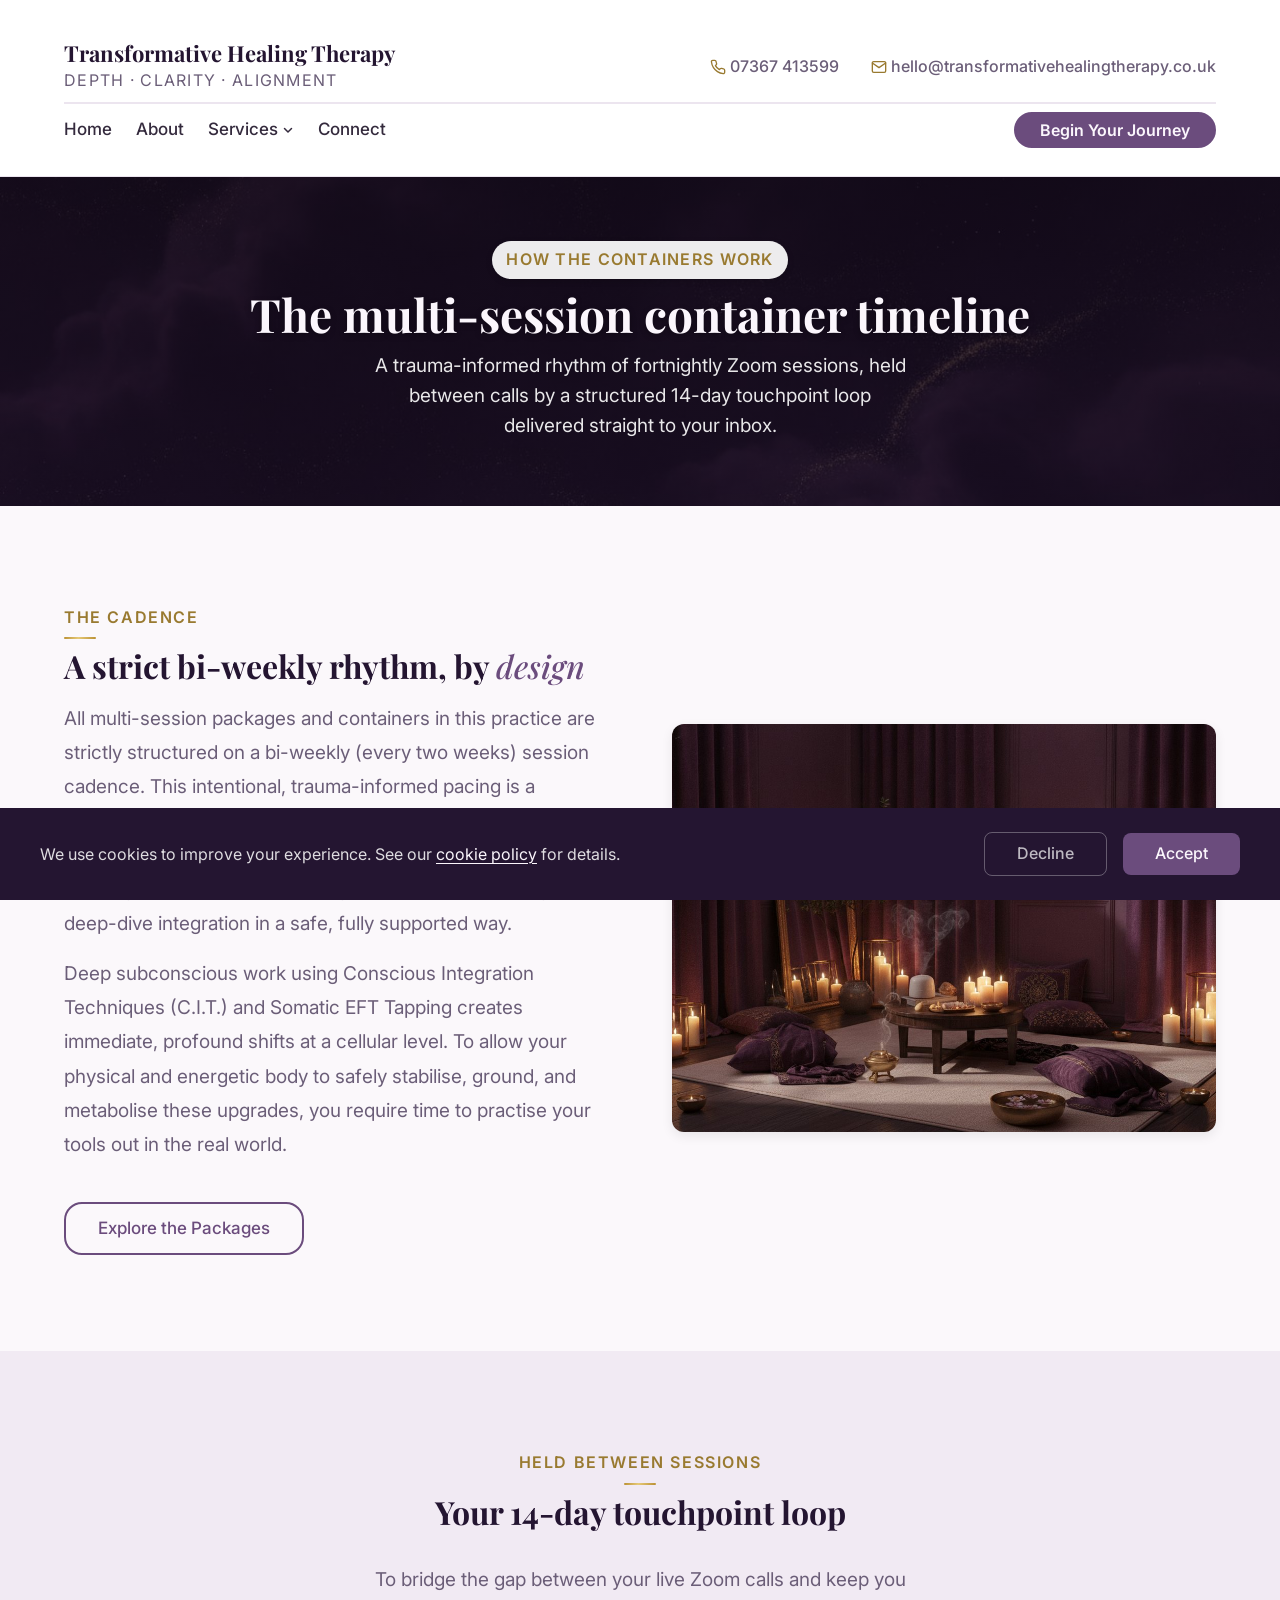
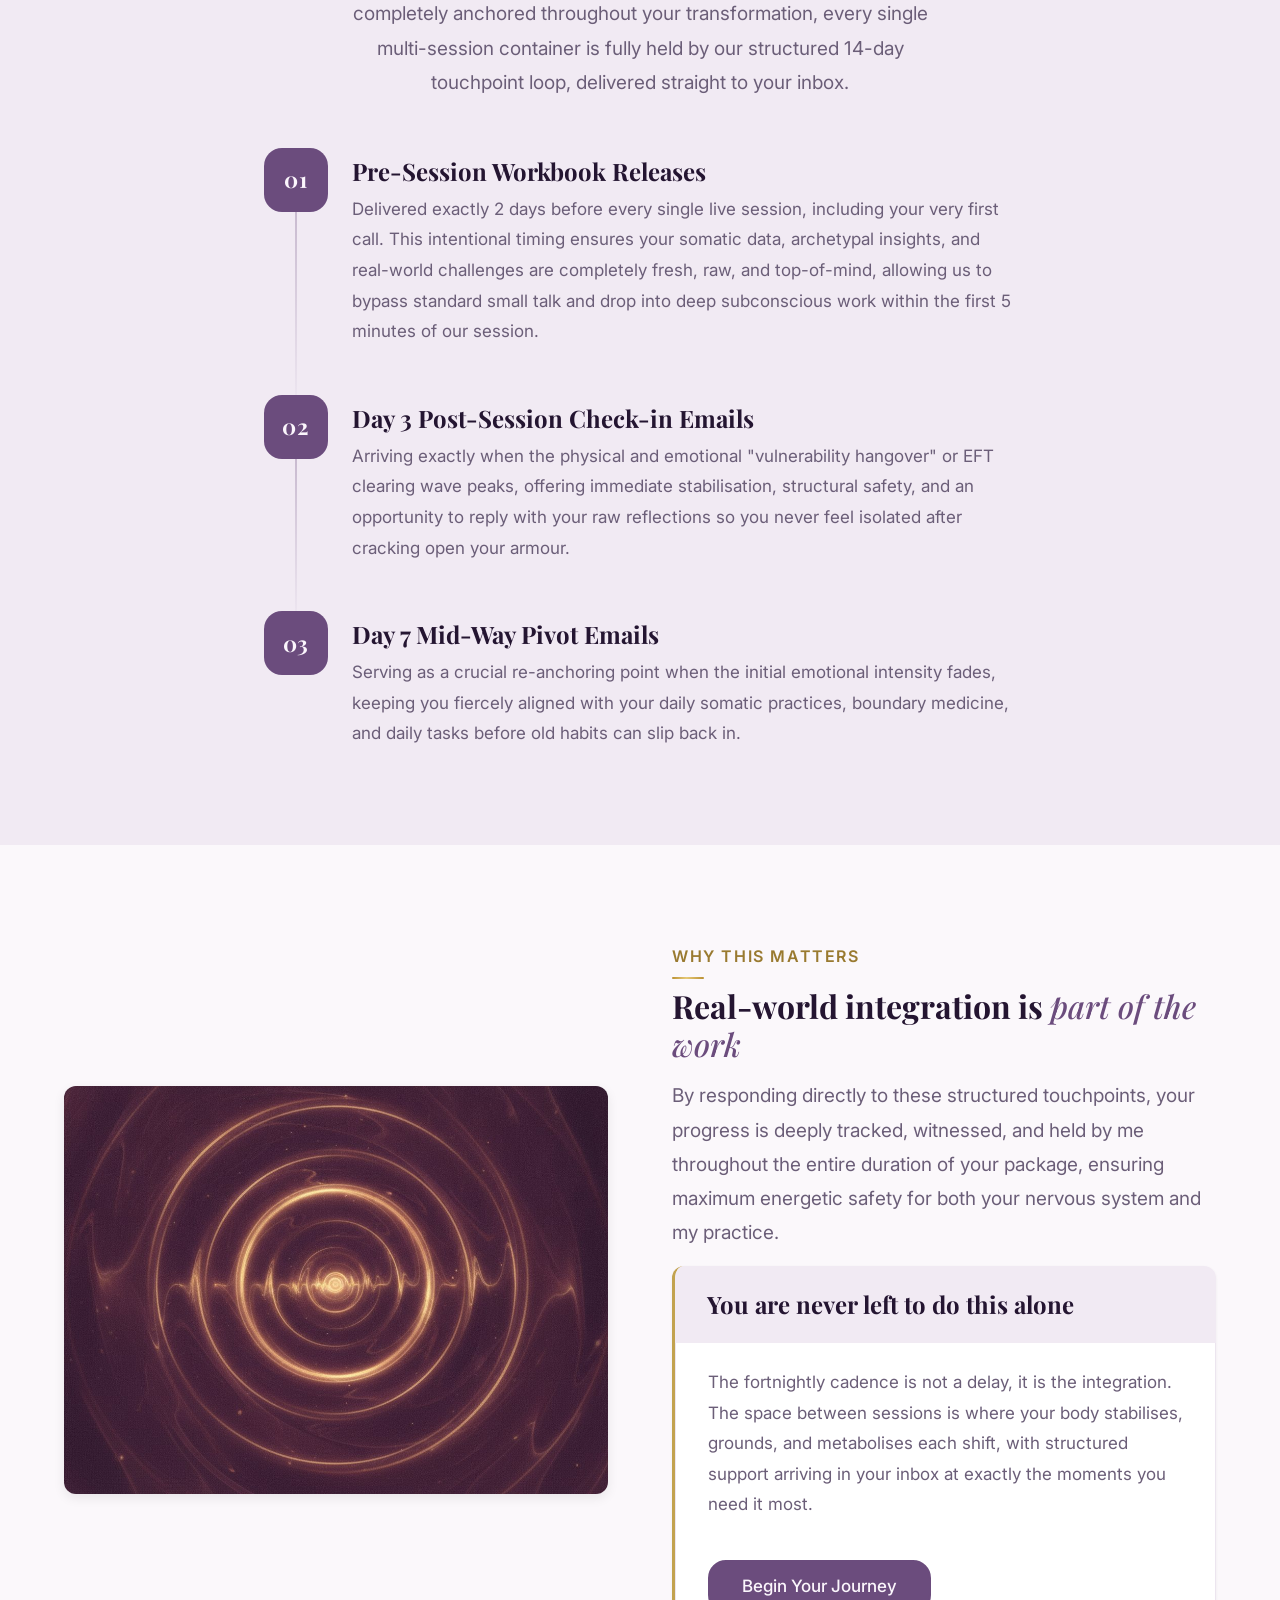
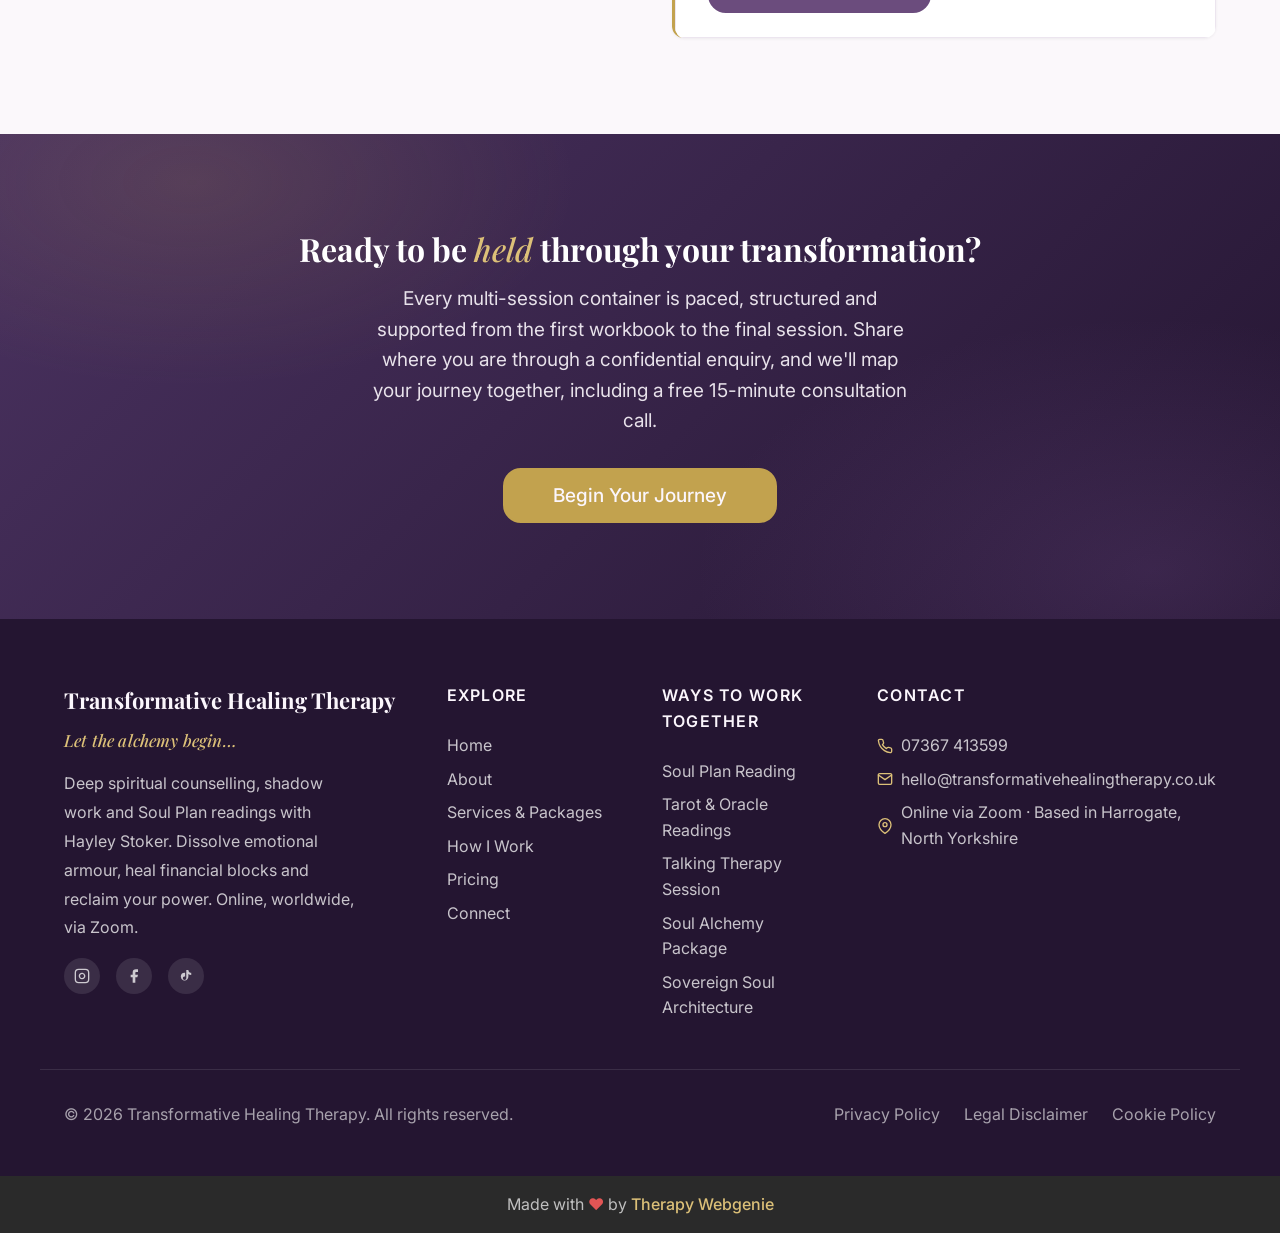
<file: container-timeline.html>
<!DOCTYPE html>
<html lang="en">
<head>
  <meta charset="UTF-8">
  <meta name="viewport" content="width=device-width, initial-scale=1.0">

  <title>The Multi-Session Container Timeline - Transformative Healing Therapy</title>
  <meta name="description" content="How the multi-session containers work - a fortnightly cadence and a 14-day touchpoint loop that keep you held and integrated between live Zoom sessions.">
  <meta name="author" content="Transformative Healing Therapy">
  <meta name="robots" content="max-image-preview:large">

  <link rel="canonical" href="https://www.transformativehealingtherapy.co.uk/container-timeline.html">

  <meta property="og:type" content="website">
  <meta property="og:url" content="https://www.transformativehealingtherapy.co.uk/container-timeline.html">
  <meta property="og:title" content="The Multi-Session Container Timeline - Transformative Healing Therapy">
  <meta property="og:description" content="A strict bi-weekly cadence and a structured 14-day touchpoint loop that keep you held and integrated between live Zoom sessions.">
  <meta property="og:image" content="https://www.transformativehealingtherapy.co.uk/images/page-header.jpg">

  <meta name="twitter:card" content="summary_large_image">
  <meta name="twitter:title" content="The Multi-Session Container Timeline - Transformative Healing Therapy">
  <meta name="twitter:description" content="A strict bi-weekly cadence and a structured 14-day touchpoint loop that keep you held between live Zoom sessions.">
  <meta name="twitter:image" content="https://www.transformativehealingtherapy.co.uk/images/page-header.jpg">

  <link rel="icon" href="images/favicon.png" type="image/png" sizes="96x96">
  <link rel="apple-touch-icon" href="images/apple-touch-icon.png">

  <link rel="preconnect" href="https://fonts.googleapis.com">
  <link rel="preconnect" href="https://fonts.gstatic.com" crossorigin>

  <link rel="stylesheet" href="css/base.css?v=1728">
  <link rel="stylesheet" href="css/components.css?v=1728">
  <link rel="stylesheet" href="css/theme.css?v=1728">

  <!-- PROFILE:schema -->
  <script type="application/ld+json">
  {
    "@context": "https://schema.org",
    "@type": "ProfessionalService",
    "name": "Transformative Healing Therapy",
    "description": "Spiritual counselling, shadow work, Soul Plan readings and EFT with Hayley Stoker. Online via Zoom.",
    "url": "https://www.transformativehealingtherapy.co.uk",
    "telephone": "07367 413599",
    "email": "hello@transformativehealingtherapy.co.uk",
    "areaServed": "United Kingdom",
    "address": {
      "@type": "PostalAddress",
      "addressLocality": "Harrogate",
      "addressRegion": "North Yorkshire",
      "addressCountry": "GB"
    },
    "image": "https://www.transformativehealingtherapy.co.uk/images/hayley-headshot.jpg",
    "priceRange": "££"
  }
  </script>
  <!-- /PROFILE:schema -->
<script type="application/ld+json" data-te-schema="1">
{
    "@context": "https://schema.org",
    "@graph": [
        {
            "@type": "BreadcrumbList",
            "@id": "https://www.transformativehealingtherapy.co.uk/container-timeline.html#breadcrumb",
            "itemListElement": [
                {
                    "@type": "ListItem",
                    "position": 1,
                    "name": "Home",
                    "item": "https://www.transformativehealingtherapy.co.uk/"
                },
                {
                    "@type": "ListItem",
                    "position": 2,
                    "name": "The multi-session container timeline",
                    "item": "https://www.transformativehealingtherapy.co.uk/container-timeline.html"
                }
            ]
        }
    ]
}
</script>
<!-- BEACON -->
<script>(function(){try{var u="https:\/\/editmy.site\/api\/hit\/15";var d=JSON.stringify({p:location.pathname,r:document.referrer});if(navigator.sendBeacon){navigator.sendBeacon(u,d);}else{fetch(u,{method:"POST",keepalive:true,body:d});}}catch(e){}})();</script>
<!-- /BEACON -->
</head>
<body>

  <a href="#main" class="skip-link">Skip to main content</a>

  <!-- SECTION: nav -->
  <nav class="nav nav--two-tier" role="navigation" aria-label="Main navigation">
    <div class="container">
      <div class="nav__top">
        <a href="./" class="nav__brand nav__brand--inline">
          <!-- PROFILE:logo --><!-- /PROFILE:logo -->
          <div class="nav__brand-text">
            <span class="nav__name"><!-- PROFILE:site_title -->Transformative Healing Therapy<!-- /PROFILE:site_title --></span>
            <span class="nav__title"><!-- PROFILE:site_slogan -->Depth · Clarity · Alignment<!-- /PROFILE:site_slogan --></span>
          </div>
        </a>
        <div class="nav__contact">
          <div class="nav__contact-item">
            <svg xmlns="http://www.w3.org/2000/svg" viewBox="0 0 24 24" fill="none" stroke="currentColor" stroke-width="2" stroke-linecap="round" stroke-linejoin="round"><path d="M22 16.92v3a2 2 0 0 1-2.18 2 19.79 19.79 0 0 1-8.63-3.07 19.5 19.5 0 0 1-6-6 19.79 19.79 0 0 1-3.07-8.67A2 2 0 0 1 4.11 2h3a2 2 0 0 1 2 1.72c.127.96.361 1.903.7 2.81a2 2 0 0 1-.45 2.11L8.09 9.91a16 16 0 0 0 6 6l1.27-1.27a2 2 0 0 1 2.11-.45c.907.339 1.85.573 2.81.7A2 2 0 0 1 22 16.92z"></path></svg>
            <!-- PROFILE:phone_landline --><a href="tel:07367413599">07367 413599</a><!-- /PROFILE:phone_landline -->
          </div>
          <div class="nav__contact-item">
            <svg xmlns="http://www.w3.org/2000/svg" viewBox="0 0 24 24" fill="none" stroke="currentColor" stroke-width="2" stroke-linecap="round" stroke-linejoin="round"><path d="M4 4h16c1.1 0 2 .9 2 2v12c0 1.1-.9 2-2 2H4c-1.1 0-2-.9-2-2V6c0-1.1.9-2 2-2z"></path><polyline points="22,6 12,13 2,6"></polyline></svg>
            <!-- PROFILE:email --><a href="mailto:hello@transformativehealingtherapy.co.uk">hello@transformativehealingtherapy.co.uk</a><!-- /PROFILE:email -->
          </div>
        </div>
      </div>
      <div class="nav__bottom">
        <div class="nav__links">
          <a href="./" class="nav__link">Home</a>
          <a href="about.html" class="nav__link">About</a>
          <div class="nav__dropdown">
            <button class="nav__link nav__link--has-children" aria-expanded="false" aria-haspopup="true">Services <svg class="nav__chevron" width="12" height="12" viewBox="0 0 12 12" aria-hidden="true"><path d="M2.5 4.5L6 8l3.5-3.5" fill="none" stroke="currentColor" stroke-width="1.5" stroke-linecap="round" stroke-linejoin="round"/></svg></button>
            <div class="nav__dropdown-menu">
              <a href="services.html" class="nav__dropdown-link">Services &amp; Packages</a>
              <a href="sovereign-soul-architecture.html" class="nav__dropdown-link">The Sovereign Soul Architecture</a>
              <a href="how-i-work.html" class="nav__dropdown-link">How I Work</a>
              <a href="pricing.html" class="nav__dropdown-link">Pricing</a>
            </div>
          </div>
          <a href="connect.html" class="nav__link">Connect</a>
          <a href="connect.html" class="btn btn--primary nav__cta">Begin Your Journey</a>
        </div>
        <button class="nav__toggle" aria-label="Toggle menu" aria-expanded="false" aria-controls="mobile-menu">
          <span class="nav__toggle-bar"></span>
          <span class="nav__toggle-bar"></span>
          <span class="nav__toggle-bar"></span>
        </button>
      </div>
    </div>
    <div class="nav__mobile" id="mobile-menu" role="menu">
      <a href="./" class="nav__link" role="menuitem">Home</a>
      <a href="about.html" class="nav__link" role="menuitem">About</a>
      <div class="nav__mobile-group">
        <div class="nav__mobile-parent">
          <a href="services.html" class="nav__link" role="menuitem">Services</a>
          <button class="nav__mobile-expand" aria-label="Expand Services" aria-expanded="false"><svg class="nav__chevron" width="12" height="12" viewBox="0 0 12 12" aria-hidden="true"><path d="M2.5 4.5L6 8l3.5-3.5" fill="none" stroke="currentColor" stroke-width="1.5" stroke-linecap="round" stroke-linejoin="round"/></svg></button>
        </div>
        <div class="nav__mobile-children" role="menu" hidden>
          <a href="services.html" class="nav__link nav__link--child" role="menuitem">Services &amp; Packages</a>
          <a href="sovereign-soul-architecture.html" class="nav__link nav__link--child" role="menuitem">The Sovereign Soul Architecture</a>
          <a href="how-i-work.html" class="nav__link nav__link--child" role="menuitem">How I Work</a>
          <a href="pricing.html" class="nav__link nav__link--child" role="menuitem">Pricing</a>
        </div>
      </div>
      <a href="connect.html" class="nav__link" role="menuitem">Connect</a>
      <div class="nav__mobile-ctas">
        <a href="connect.html" class="btn btn--primary" role="menuitem">Begin Your Journey</a>
      </div>
      <div class="nav__mobile-contact">
        <div class="nav__contact-item">
          <svg xmlns="http://www.w3.org/2000/svg" viewBox="0 0 24 24" fill="none" stroke="currentColor" stroke-width="2" stroke-linecap="round" stroke-linejoin="round"><path d="M22 16.92v3a2 2 0 0 1-2.18 2 19.79 19.79 0 0 1-8.63-3.07 19.5 19.5 0 0 1-6-6 19.79 19.79 0 0 1-3.07-8.67A2 2 0 0 1 4.11 2h3a2 2 0 0 1 2 1.72c.127.96.361 1.903.7 2.81a2 2 0 0 1-.45 2.11L8.09 9.91a16 16 0 0 0 6 6l1.27-1.27a2 2 0 0 1 2.11-.45c.907.339 1.85.573 2.81.7A2 2 0 0 1 22 16.92z"></path></svg>
          <a href="tel:07367413599">07367 413599</a>
        </div>
        <div class="nav__contact-item">
          <svg xmlns="http://www.w3.org/2000/svg" viewBox="0 0 24 24" fill="none" stroke="currentColor" stroke-width="2" stroke-linecap="round" stroke-linejoin="round"><path d="M4 4h16c1.1 0 2 .9 2 2v12c0 1.1-.9 2-2 2H4c-1.1 0-2-.9-2-2V6c0-1.1.9-2 2-2z"></path><polyline points="22,6 12,13 2,6"></polyline></svg>
          <a href="mailto:hello@transformativehealingtherapy.co.uk">hello@transformativehealingtherapy.co.uk</a>
        </div>
      </div>
    </div>
  </nav>
  <!-- /SECTION: nav -->

  <!-- Compact scroll header -->
  <div class="nav-scroll" aria-hidden="true">
    <div class="container nav-scroll__inner">
      <div class="nav-scroll__brand">
        <span class="nav-scroll__name">Transformative Healing Therapy</span>
        <span class="nav-scroll__title">Depth · Clarity · Alignment</span>
      </div>
      <div class="nav-scroll__right">
        <a href="tel:07367413599" class="nav-scroll__phone">
          <svg xmlns="http://www.w3.org/2000/svg" viewBox="0 0 24 24" fill="none" stroke="currentColor" stroke-width="2" stroke-linecap="round" stroke-linejoin="round"><path d="M22 16.92v3a2 2 0 0 1-2.18 2 19.79 19.79 0 0 1-8.63-3.07 19.5 19.5 0 0 1-6-6 19.79 19.79 0 0 1-3.07-8.67A2 2 0 0 1 4.11 2h3a2 2 0 0 1 2 1.72c.127.96.361 1.903.7 2.81a2 2 0 0 1-.45 2.11L8.09 9.91a16 16 0 0 0 6 6l1.27-1.27a2 2 0 0 1 2.11-.45c.907.339 1.85.573 2.81.7A2 2 0 0 1 22 16.92z"></path></svg>
          07367 413599
        </a>
        <a href="tel:07367413599" class="nav-scroll__phone-icon" aria-label="Call Hayley">
          <svg xmlns="http://www.w3.org/2000/svg" viewBox="0 0 24 24" fill="none" stroke="currentColor" stroke-width="2" stroke-linecap="round" stroke-linejoin="round"><path d="M22 16.92v3a2 2 0 0 1-2.18 2 19.79 19.79 0 0 1-8.63-3.07 19.5 19.5 0 0 1-6-6 19.79 19.79 0 0 1-3.07-8.67A2 2 0 0 1 4.11 2h3a2 2 0 0 1 2 1.72c.127.96.361 1.903.7 2.81a2 2 0 0 1-.45 2.11L8.09 9.91a16 16 0 0 0 6 6l1.27-1.27a2 2 0 0 1 2.11-.45c.907.339 1.85.573 2.81.7A2 2 0 0 1 22 16.92z"></path></svg>
        </a>
        <button class="nav-scroll__toggle" aria-label="Toggle menu">
          <span class="nav-scroll__toggle-bar"></span>
          <span class="nav-scroll__toggle-bar"></span>
          <span class="nav-scroll__toggle-bar"></span>
        </button>
      </div>
    </div>
  </div>

  <main id="main">

    <!-- SECTION: page-header -->
    <section class="page-header page-header--image" style="background-image: url('images/page-header.jpg');">
      <div class="container">
        <span class="section-label">How the Containers Work</span>
        <h1>The multi-session container timeline</h1>
        <p>A trauma-informed rhythm of fortnightly Zoom sessions, held between calls by a structured 14-day touchpoint loop delivered straight to your inbox.</p>
      </div>
    </section>
    <!-- /SECTION: page-header -->

    <!-- SECTION: intro -->
    <section class="section reveal">
      <div class="container">
        <div class="split">
          <div class="split__text">
            <span class="section-label">The Cadence</span>
            <h2>A strict bi-weekly rhythm, by <em>design</em></h2>
            <p>All multi-session packages and containers in this practice are strictly structured on a bi-weekly (every two weeks) session cadence. This intentional, trauma-informed pacing is a universal standard across all of our modular and masterclass offerings; it is designed specifically to prevent nervous system flooding or emotional processing shock while optimising your deep-dive integration in a safe, fully supported way.</p>
            <p>Deep subconscious work using Conscious Integration Techniques (C.I.T.) and Somatic EFT Tapping creates immediate, profound shifts at a cellular level. To allow your physical and energetic body to safely stabilise, ground, and metabolise these upgrades, you require time to practise your tools out in the real world.</p>
            <a href="services.html" class="btn btn--secondary">Explore the Packages</a>
          </div>
          <img src="images/sanctuary.jpg" alt="A serene, candle-lit sanctuary in deep plum and gold" class="split__image split__image--landscape" loading="lazy">
        </div>
      </div>
    </section>
    <!-- /SECTION: intro -->

    <!-- SECTION: touchpoint-loop -->
    <section class="section section--alt reveal">
      <div class="container text-center">
        <span class="section-label">Held Between Sessions</span>
        <h2>Your 14-day touchpoint loop</h2>
        <p class="section-subtitle">To bridge the gap between your live Zoom calls and keep you completely anchored throughout your transformation, every single multi-session container is fully held by our structured 14-day touchpoint loop, delivered straight to your inbox.</p>
      </div>
      <div class="container container--narrow">
        <ol class="process-spine reveal reveal-trigger">
          <li class="process-spine__step">
            <div class="process-spine__num">01</div>
            <div class="process-spine__body">
              <h3 class="process-spine__title">Pre-Session Workbook Releases</h3>
              <p class="process-spine__text">Delivered exactly 2 days before every single live session, including your very first call. This intentional timing ensures your somatic data, archetypal insights, and real-world challenges are completely fresh, raw, and top-of-mind, allowing us to bypass standard small talk and drop into deep subconscious work within the first 5 minutes of our session.</p>
            </div>
          </li>
          <li class="process-spine__step">
            <div class="process-spine__num">02</div>
            <div class="process-spine__body">
              <h3 class="process-spine__title">Day 3 Post-Session Check-in Emails</h3>
              <p class="process-spine__text">Arriving exactly when the physical and emotional "vulnerability hangover" or EFT clearing wave peaks, offering immediate stabilisation, structural safety, and an opportunity to reply with your raw reflections so you never feel isolated after cracking open your armour.</p>
            </div>
          </li>
          <li class="process-spine__step">
            <div class="process-spine__num">03</div>
            <div class="process-spine__body">
              <h3 class="process-spine__title">Day 7 Mid-Way Pivot Emails</h3>
              <p class="process-spine__text">Serving as a crucial re-anchoring point when the initial emotional intensity fades, keeping you fiercely aligned with your daily somatic practices, boundary medicine, and daily tasks before old habits can slip back in.</p>
            </div>
          </li>
        </ol>
      </div>
    </section>
    <!-- /SECTION: touchpoint-loop -->

    <!-- SECTION: why-it-matters -->
    <section class="section reveal">
      <div class="container">
        <div class="split">
          <img src="images/modalities.jpg" alt="Gentle ripples of golden healing energy across deep plum" class="split__image split__image--landscape" loading="lazy">
          <div class="split__text">
            <span class="section-label">Why This Matters</span>
            <h2>Real-world integration is <em>part of the work</em></h2>
            <p>By responding directly to these structured touchpoints, your progress is deeply tracked, witnessed, and held by me throughout the entire duration of your package, ensuring maximum energetic safety for both your nervous system and my practice.</p>
            <div class="highlight-box highlight-box--soft">
              <div class="highlight-box__heading">
                <h3>You are never left to do this alone</h3>
              </div>
              <div class="highlight-box__content">
                <p>The fortnightly cadence is not a delay, it is the integration. The space between sessions is where your body stabilises, grounds, and metabolises each shift, with structured support arriving in your inbox at exactly the moments you need it most.</p>
                <a href="connect.html" class="btn btn--primary">Begin Your Journey</a>
              </div>
            </div>
          </div>
        </div>
      </div>
    </section>
    <!-- /SECTION: why-it-matters -->

    <!-- SECTION: cta -->
    <section class="section cta-banner reveal">
      <div class="container text-center">
        <h2>Ready to be <em>held</em> through your transformation?</h2>
        <p>Every multi-session container is paced, structured and supported from the first workbook to the final session. Share where you are through a confidential enquiry, and we'll map your journey together, including a free 15-minute consultation call.</p>
        <div class="cta-banner__buttons">
          <a href="connect.html" class="btn btn--accent">Begin Your Journey</a>
        </div>
      </div>
    </section>
    <!-- /SECTION: cta -->

  </main>

  <!-- SECTION: footer -->
  <footer class="footer">
    <div class="container footer__inner">
      <div class="footer__brand">
        <p class="footer__brand-name">Transformative Healing Therapy</p>
        <p class="brand-tagline footer__tagline">Let the alchemy begin&hellip;</p>
        <p class="footer__brand-text">Deep spiritual counselling, shadow work and Soul Plan readings with Hayley Stoker. Dissolve emotional armour, heal financial blocks and reclaim your power. Online, worldwide, via Zoom.</p>
        <div class="footer__social">
          <a href="https://www.instagram.com/transformativehealing_therapy/" class="footer__social-link" target="_blank" rel="noopener" aria-label="Instagram">
            <svg viewBox="0 0 24 24" fill="none" stroke="currentColor" stroke-width="2" aria-hidden="true"><rect x="2" y="2" width="20" height="20" rx="5" ry="5"></rect><path d="M16 11.37A4 4 0 1 1 12.63 8 4 4 0 0 1 16 11.37z"></path><line x1="17.5" y1="6.5" x2="17.51" y2="6.5"></line></svg>
          </a>
          <a href="https://www.facebook.com/share/1Ay3a9zaSt/" class="footer__social-link" target="_blank" rel="noopener" aria-label="Facebook">
            <svg viewBox="0 0 24 24" fill="currentColor" aria-hidden="true"><path d="M18 2h-3a5 5 0 0 0-5 5v3H7v4h3v8h4v-8h3l1-4h-4V7a1 1 0 0 1 1-1h3z"></path></svg>
          </a>
          <a href="https://www.tiktok.com/@the_alchemist52" class="footer__social-link" target="_blank" rel="noopener" aria-label="TikTok">
            <svg viewBox="0 0 24 24" fill="currentColor" aria-hidden="true"><path d="M16.6 5.82A4.28 4.28 0 0 1 15.54 3h-3.09v12.4a2.59 2.59 0 0 1-2.59 2.5 2.59 2.59 0 0 1-2.59-2.59 2.59 2.59 0 0 1 3.44-2.44V7.3a5.7 5.7 0 0 0-.85-.06A5.68 5.68 0 0 0 4.2 12.9a5.68 5.68 0 0 0 9.79 3.95 5.62 5.62 0 0 0 1.57-3.94V9.01a7.34 7.34 0 0 0 4.28 1.37V7.3a4.29 4.29 0 0 1-3.24-1.48z"></path></svg>
          </a>
        </div>
      </div>
      <div class="footer__col">
        <p class="footer__heading">Explore</p>
        <div class="footer__links">
          <a href="./" class="footer__link">Home</a>
          <a href="about.html" class="footer__link">About</a>
          <a href="services.html" class="footer__link">Services &amp; Packages</a>
          <a href="how-i-work.html" class="footer__link">How I Work</a>
          <a href="pricing.html" class="footer__link">Pricing</a>
          <a href="connect.html" class="footer__link">Connect</a>
        </div>
      </div>
      <div class="footer__col">
        <p class="footer__heading">Ways to Work Together</p>
        <div class="footer__links">
          <a href="services.html#soul-plan" class="footer__link">Soul Plan Reading</a>
          <a href="services.html#tarot" class="footer__link">Tarot &amp; Oracle Readings</a>
          <a href="services.html#talking-therapy" class="footer__link">Talking Therapy Session</a>
          <a href="services.html#soul-alchemy" class="footer__link">Soul Alchemy Package</a>
          <a href="sovereign-soul-architecture.html" class="footer__link">Sovereign Soul Architecture</a>
        </div>
      </div>
      <div class="footer__col">
        <p class="footer__heading">Contact</p>
        <div class="footer__contact-item">
          <svg xmlns="http://www.w3.org/2000/svg" viewBox="0 0 24 24" fill="none" stroke="currentColor" stroke-width="2" stroke-linecap="round" stroke-linejoin="round"><path d="M22 16.92v3a2 2 0 0 1-2.18 2 19.79 19.79 0 0 1-8.63-3.07 19.5 19.5 0 0 1-6-6 19.79 19.79 0 0 1-3.07-8.67A2 2 0 0 1 4.11 2h3a2 2 0 0 1 2 1.72 12.84 12.84 0 0 0 .7 2.81 2 2 0 0 1-.45 2.11L8.09 9.91a16 16 0 0 0 6 6l1.27-1.27a2 2 0 0 1 2.11-.45 12.84 12.84 0 0 0 2.81.7A2 2 0 0 1 22 16.92z"></path></svg>
          <!-- PROFILE:phone_landline --><a href="tel:07367413599">07367 413599</a><!-- /PROFILE:phone_landline -->
        </div>
        <div class="footer__contact-item">
          <svg xmlns="http://www.w3.org/2000/svg" viewBox="0 0 24 24" fill="none" stroke="currentColor" stroke-width="2" stroke-linecap="round" stroke-linejoin="round"><path d="M4 4h16c1.1 0 2 .9 2 2v12c0 1.1-.9 2-2 2H4c-1.1 0-2-.9-2-2V6c0-1.1.9-2 2-2z"></path><polyline points="22,6 12,13 2,6"></polyline></svg>
          <!-- PROFILE:email --><a href="mailto:hello@transformativehealingtherapy.co.uk">hello@transformativehealingtherapy.co.uk</a><!-- /PROFILE:email -->
        </div>
        <div class="footer__contact-item">
          <svg xmlns="http://www.w3.org/2000/svg" viewBox="0 0 24 24" fill="none" stroke="currentColor" stroke-width="2" stroke-linecap="round" stroke-linejoin="round"><path d="M21 10c0 7-9 13-9 13s-9-6-9-13a9 9 0 0 1 18 0z"></path><circle cx="12" cy="10" r="3"></circle></svg>
          <!-- PROFILE:address --><span>Online via Zoom · Based in Harrogate, North Yorkshire</span><!-- /PROFILE:address -->
        </div>
      </div>
    </div>
    <div class="container footer__bottom">
      <p class="footer__copyright">&copy; <script>document.write(new Date().getFullYear())</script> Transformative Healing Therapy. All rights reserved.</p>
      <div class="footer__legal">
        <a href="privacy.html">Privacy Policy</a>
        <a href="privacy.html#disclaimer">Legal Disclaimer</a>
        <a href="cookies-policy.html">Cookie Policy</a>
      </div>
    </div>
  </footer>
  <!-- /SECTION: footer -->

  <div class="site-credit">
    <p>Made with <span class="site-credit__heart" aria-label="love">&#10084;</span> by <a href="https://www.therapywebgenie.com" target="_blank" rel="noopener">Therapy Webgenie</a></p>
  </div>

  <!-- Cookie Consent -->
  <div class="cookie-banner" role="dialog" aria-label="Cookie consent">
    <div class="cookie-banner__inner">
      <p class="cookie-banner__text">We use cookies to improve your experience. See our <a href="cookies-policy.html">cookie policy</a> for details.</p>
      <div class="cookie-banner__buttons"><button class="cookie-banner__accept">Accept</button><button class="cookie-banner__decline">Decline</button></div>
    </div>
  </div>

  <!-- Back to Top -->
  <button class="back-to-top" aria-label="Back to top">
    <svg xmlns="http://www.w3.org/2000/svg" viewBox="0 0 24 24" fill="none" stroke="currentColor" stroke-width="2" stroke-linecap="round" stroke-linejoin="round"><polyline points="18 15 12 9 6 15"></polyline></svg>
  </button>

  <script src="js/main.js"></script>
</body>
</html>
</file>
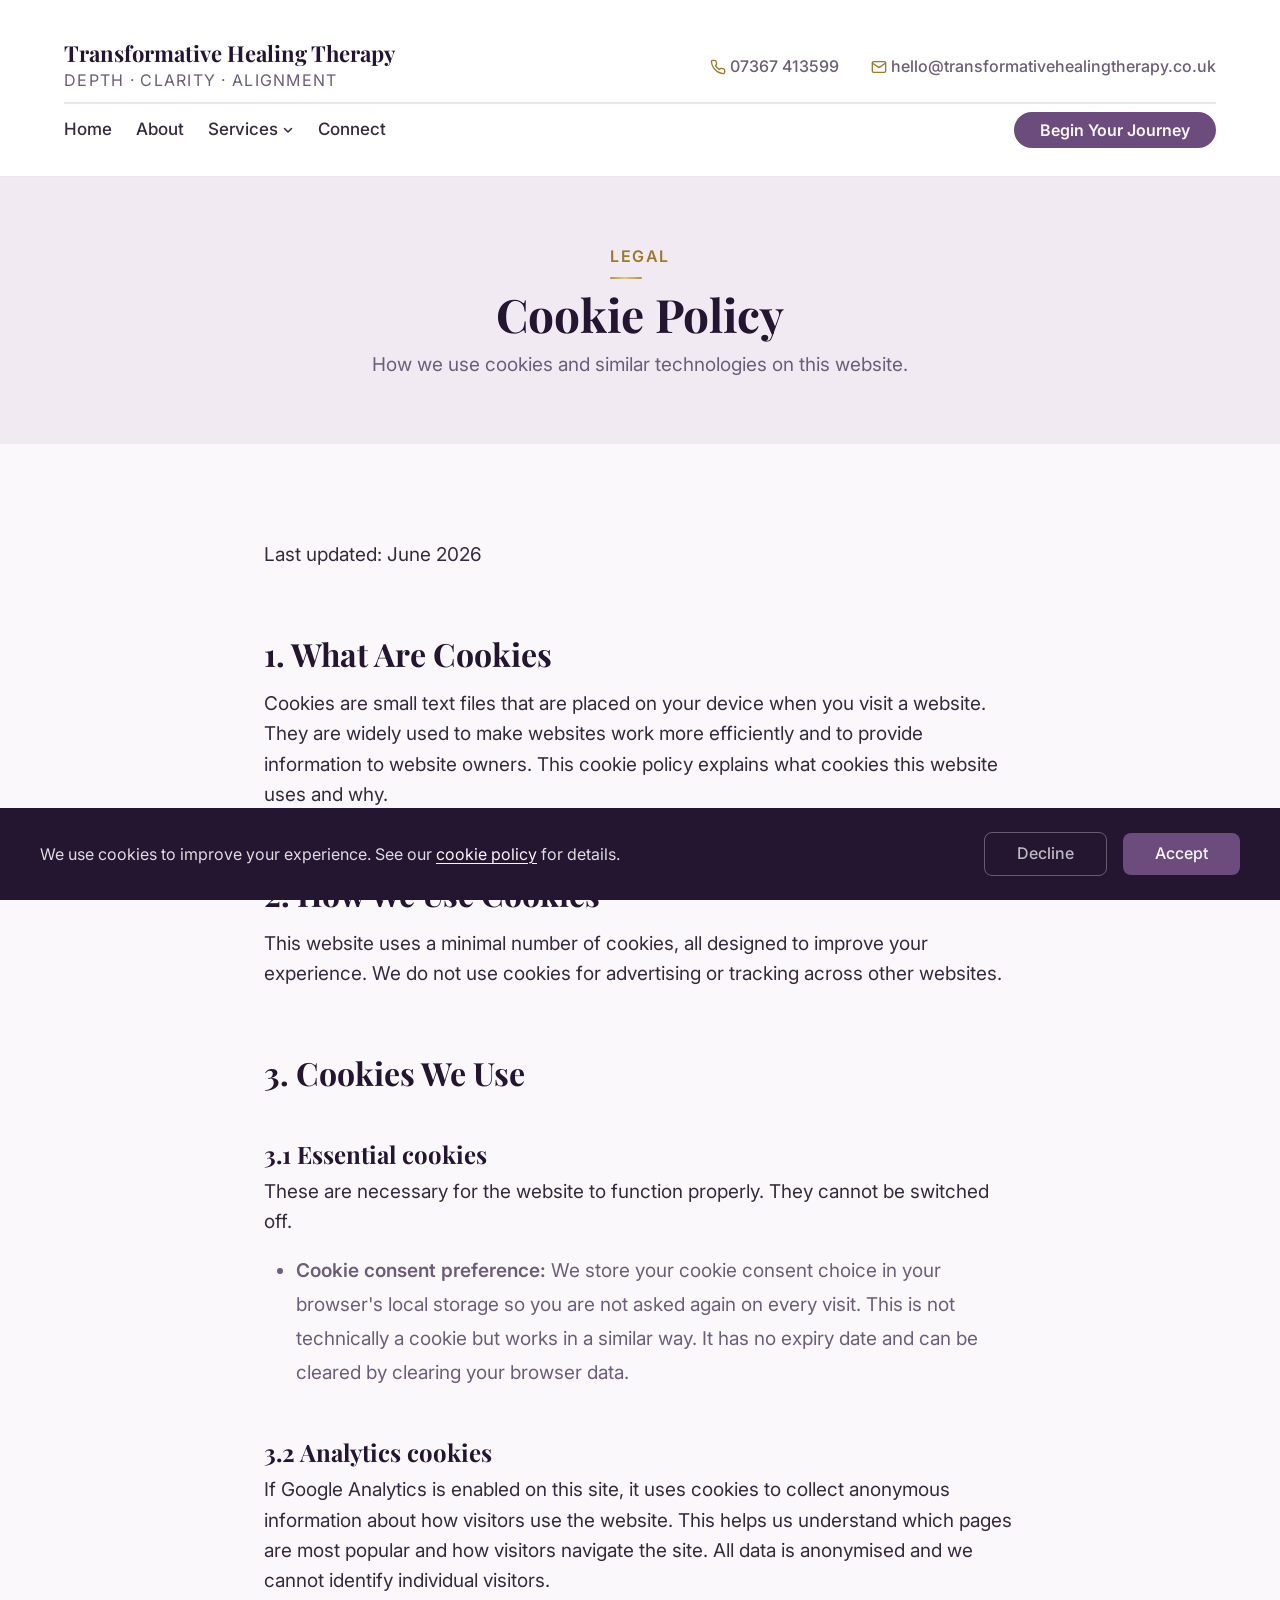
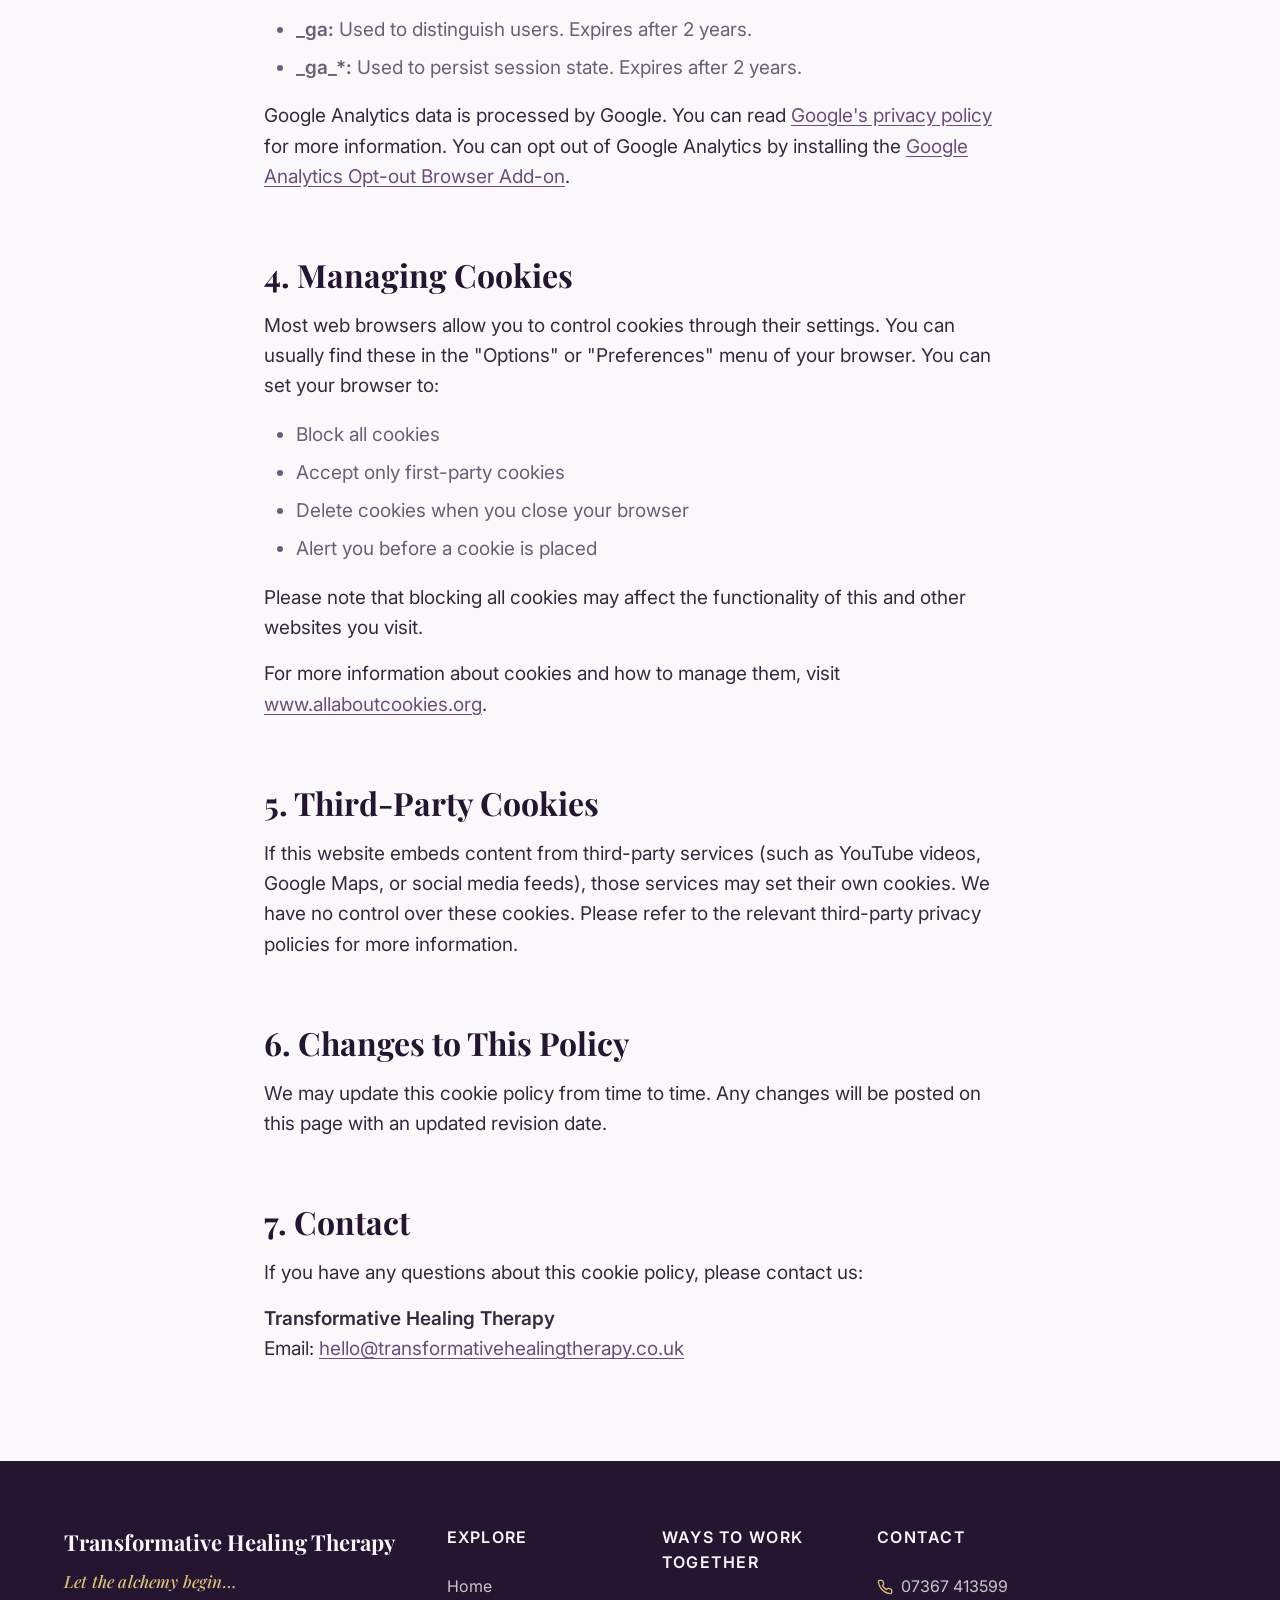
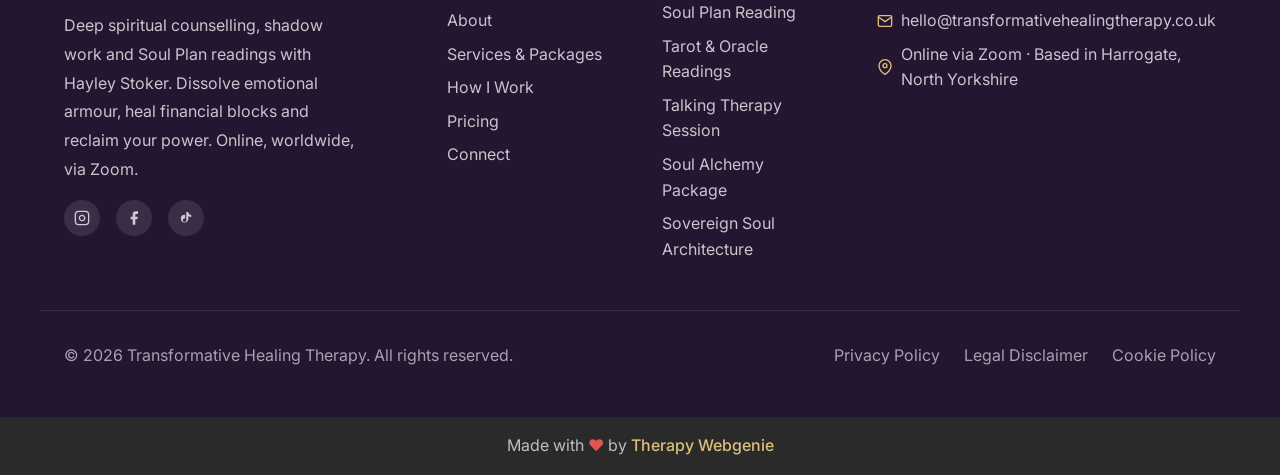
<file: cookies-policy.html>
<!DOCTYPE html>
<html lang="en">
<head>
  <meta charset="UTF-8">
  <meta name="viewport" content="width=device-width, initial-scale=1.0">
  <meta name="description" content="Cookie policy for Transformative Healing Therapy. How we use cookies and similar technologies on this website.">
  <meta name="robots" content="noindex">
  <title>Cookie Policy - Transformative Healing Therapy</title>

  <link rel="icon" href="images/favicon.png" type="image/png" sizes="96x96">
  <link rel="apple-touch-icon" href="images/apple-touch-icon.png">

  <link rel="preconnect" href="https://fonts.googleapis.com">
  <link rel="preconnect" href="https://fonts.gstatic.com" crossorigin>

  <link rel="stylesheet" href="css/base.css?v=1728">
  <link rel="stylesheet" href="css/components.css?v=1728">
  <link rel="stylesheet" href="css/theme.css?v=1728">
<!-- BEACON -->
<script>(function(){try{var u="https:\/\/editmy.site\/api\/hit\/15";var d=JSON.stringify({p:location.pathname,r:document.referrer});if(navigator.sendBeacon){navigator.sendBeacon(u,d);}else{fetch(u,{method:"POST",keepalive:true,body:d});}}catch(e){}})();</script>
<!-- /BEACON -->
</head>
<body>

  <a href="#main" class="skip-link">Skip to main content</a>

  <!-- SECTION: nav -->
  <nav class="nav nav--two-tier" role="navigation" aria-label="Main navigation">
    <div class="container">
      <div class="nav__top">
        <a href="./" class="nav__brand nav__brand--inline">
          <!-- PROFILE:logo --><!-- /PROFILE:logo -->
          <div class="nav__brand-text">
            <span class="nav__name"><!-- PROFILE:site_title -->Transformative Healing Therapy<!-- /PROFILE:site_title --></span>
            <span class="nav__title"><!-- PROFILE:site_slogan -->Depth · Clarity · Alignment<!-- /PROFILE:site_slogan --></span>
          </div>
        </a>
        <div class="nav__contact">
          <div class="nav__contact-item">
            <svg xmlns="http://www.w3.org/2000/svg" viewBox="0 0 24 24" fill="none" stroke="currentColor" stroke-width="2" stroke-linecap="round" stroke-linejoin="round"><path d="M22 16.92v3a2 2 0 0 1-2.18 2 19.79 19.79 0 0 1-8.63-3.07 19.5 19.5 0 0 1-6-6 19.79 19.79 0 0 1-3.07-8.67A2 2 0 0 1 4.11 2h3a2 2 0 0 1 2 1.72c.127.96.361 1.903.7 2.81a2 2 0 0 1-.45 2.11L8.09 9.91a16 16 0 0 0 6 6l1.27-1.27a2 2 0 0 1 2.11-.45c.907.339 1.85.573 2.81.7A2 2 0 0 1 22 16.92z"></path></svg>
            <!-- PROFILE:phone_landline --><a href="tel:07367413599">07367 413599</a><!-- /PROFILE:phone_landline -->
          </div>
          <div class="nav__contact-item">
            <svg xmlns="http://www.w3.org/2000/svg" viewBox="0 0 24 24" fill="none" stroke="currentColor" stroke-width="2" stroke-linecap="round" stroke-linejoin="round"><path d="M4 4h16c1.1 0 2 .9 2 2v12c0 1.1-.9 2-2 2H4c-1.1 0-2-.9-2-2V6c0-1.1.9-2 2-2z"></path><polyline points="22,6 12,13 2,6"></polyline></svg>
            <!-- PROFILE:email --><a href="mailto:hello@transformativehealingtherapy.co.uk">hello@transformativehealingtherapy.co.uk</a><!-- /PROFILE:email -->
          </div>
        </div>
      </div>
      <div class="nav__bottom">
        <div class="nav__links">
          <a href="./" class="nav__link">Home</a>
          <a href="about.html" class="nav__link">About</a>
          <div class="nav__dropdown">
            <button class="nav__link nav__link--has-children" aria-expanded="false" aria-haspopup="true">Services <svg class="nav__chevron" width="12" height="12" viewBox="0 0 12 12" aria-hidden="true"><path d="M2.5 4.5L6 8l3.5-3.5" fill="none" stroke="currentColor" stroke-width="1.5" stroke-linecap="round" stroke-linejoin="round"/></svg></button>
            <div class="nav__dropdown-menu">
              <a href="services.html" class="nav__dropdown-link">Services &amp; Packages</a>
              <a href="sovereign-soul-architecture.html" class="nav__dropdown-link">The Sovereign Soul Architecture</a>
              <a href="how-i-work.html" class="nav__dropdown-link">How I Work</a>
              <a href="pricing.html" class="nav__dropdown-link">Pricing</a>
            </div>
          </div>
          <a href="connect.html" class="nav__link">Connect</a>
          <a href="connect.html" class="btn btn--primary nav__cta">Begin Your Journey</a>
        </div>
        <button class="nav__toggle" aria-label="Toggle menu" aria-expanded="false" aria-controls="mobile-menu">
          <span class="nav__toggle-bar"></span>
          <span class="nav__toggle-bar"></span>
          <span class="nav__toggle-bar"></span>
        </button>
      </div>
    </div>
    <div class="nav__mobile" id="mobile-menu" role="menu">
      <a href="./" class="nav__link" role="menuitem">Home</a>
      <a href="about.html" class="nav__link" role="menuitem">About</a>
      <div class="nav__mobile-group">
        <div class="nav__mobile-parent">
          <a href="services.html" class="nav__link" role="menuitem">Services</a>
          <button class="nav__mobile-expand" aria-label="Expand Services" aria-expanded="false"><svg class="nav__chevron" width="12" height="12" viewBox="0 0 12 12" aria-hidden="true"><path d="M2.5 4.5L6 8l3.5-3.5" fill="none" stroke="currentColor" stroke-width="1.5" stroke-linecap="round" stroke-linejoin="round"/></svg></button>
        </div>
        <div class="nav__mobile-children" role="menu" hidden>
          <a href="services.html" class="nav__link nav__link--child" role="menuitem">Services &amp; Packages</a>
          <a href="sovereign-soul-architecture.html" class="nav__link nav__link--child" role="menuitem">The Sovereign Soul Architecture</a>
          <a href="how-i-work.html" class="nav__link nav__link--child" role="menuitem">How I Work</a>
          <a href="pricing.html" class="nav__link nav__link--child" role="menuitem">Pricing</a>
        </div>
      </div>
      <a href="connect.html" class="nav__link" role="menuitem">Connect</a>
      <div class="nav__mobile-ctas">
        <a href="connect.html" class="btn btn--primary" role="menuitem">Begin Your Journey</a>
      </div>
      <div class="nav__mobile-contact">
        <div class="nav__contact-item">
          <svg xmlns="http://www.w3.org/2000/svg" viewBox="0 0 24 24" fill="none" stroke="currentColor" stroke-width="2" stroke-linecap="round" stroke-linejoin="round"><path d="M22 16.92v3a2 2 0 0 1-2.18 2 19.79 19.79 0 0 1-8.63-3.07 19.5 19.5 0 0 1-6-6 19.79 19.79 0 0 1-3.07-8.67A2 2 0 0 1 4.11 2h3a2 2 0 0 1 2 1.72c.127.96.361 1.903.7 2.81a2 2 0 0 1-.45 2.11L8.09 9.91a16 16 0 0 0 6 6l1.27-1.27a2 2 0 0 1 2.11-.45c.907.339 1.85.573 2.81.7A2 2 0 0 1 22 16.92z"></path></svg>
          <a href="tel:07367413599">07367 413599</a>
        </div>
        <div class="nav__contact-item">
          <svg xmlns="http://www.w3.org/2000/svg" viewBox="0 0 24 24" fill="none" stroke="currentColor" stroke-width="2" stroke-linecap="round" stroke-linejoin="round"><path d="M4 4h16c1.1 0 2 .9 2 2v12c0 1.1-.9 2-2 2H4c-1.1 0-2-.9-2-2V6c0-1.1.9-2 2-2z"></path><polyline points="22,6 12,13 2,6"></polyline></svg>
          <a href="mailto:hello@transformativehealingtherapy.co.uk">hello@transformativehealingtherapy.co.uk</a>
        </div>
      </div>
    </div>
  </nav>
  <!-- /SECTION: nav -->

  <main id="main">

    <!-- SECTION: page-header -->
    <section class="page-header">
      <div class="container">
        <span class="section-label">Legal</span>
        <h1>Cookie Policy</h1>
        <p>How we use cookies and similar technologies on this website.</p>
      </div>
    </section>
    <!-- /SECTION: page-header -->

    <!-- SECTION: cookies-content -->
    <section class="section">
      <div class="container container--narrow">
        <div class="legal-content">

          <p class="last-updated">Last updated: June 2026</p>

          <h2>1. What Are Cookies</h2>
          <p>Cookies are small text files that are placed on your device when you visit a website. They are widely used to make websites work more efficiently and to provide information to website owners. This cookie policy explains what cookies this website uses and why.</p>

          <h2>2. How We Use Cookies</h2>
          <p>This website uses a minimal number of cookies, all designed to improve your experience. We do not use cookies for advertising or tracking across other websites.</p>

          <h2>3. Cookies We Use</h2>

          <h3>3.1 Essential cookies</h3>
          <p>These are necessary for the website to function properly. They cannot be switched off.</p>
          <ul>
            <li><strong>Cookie consent preference:</strong> We store your cookie consent choice in your browser's local storage so you are not asked again on every visit. This is not technically a cookie but works in a similar way. It has no expiry date and can be cleared by clearing your browser data.</li>
          </ul>

          <h3>3.2 Analytics cookies</h3>
          <p>If Google Analytics is enabled on this site, it uses cookies to collect anonymous information about how visitors use the website. This helps us understand which pages are most popular and how visitors navigate the site. All data is anonymised and we cannot identify individual visitors.</p>
          <ul>
            <li><strong>_ga:</strong> Used to distinguish users. Expires after 2 years.</li>
            <li><strong>_ga_*:</strong> Used to persist session state. Expires after 2 years.</li>
          </ul>
          <p>Google Analytics data is processed by Google. You can read <a href="https://policies.google.com/privacy" target="_blank" rel="noopener">Google's privacy policy</a> for more information. You can opt out of Google Analytics by installing the <a href="https://tools.google.com/dlpage/gaoptout" target="_blank" rel="noopener">Google Analytics Opt-out Browser Add-on</a>.</p>

          <h2>4. Managing Cookies</h2>
          <p>Most web browsers allow you to control cookies through their settings. You can usually find these in the "Options" or "Preferences" menu of your browser. You can set your browser to:</p>
          <ul>
            <li>Block all cookies</li>
            <li>Accept only first-party cookies</li>
            <li>Delete cookies when you close your browser</li>
            <li>Alert you before a cookie is placed</li>
          </ul>
          <p>Please note that blocking all cookies may affect the functionality of this and other websites you visit.</p>
          <p>For more information about cookies and how to manage them, visit <a href="https://www.allaboutcookies.org" target="_blank" rel="noopener">www.allaboutcookies.org</a>.</p>

          <h2>5. Third-Party Cookies</h2>
          <p>If this website embeds content from third-party services (such as YouTube videos, Google Maps, or social media feeds), those services may set their own cookies. We have no control over these cookies. Please refer to the relevant third-party privacy policies for more information.</p>

          <h2>6. Changes to This Policy</h2>
          <p>We may update this cookie policy from time to time. Any changes will be posted on this page with an updated revision date.</p>

          <h2>7. Contact</h2>
          <p>If you have any questions about this cookie policy, please contact us:</p>
          <p><strong>Transformative Healing Therapy</strong><br>
          Email: <a href="mailto:hello@transformativehealingtherapy.co.uk">hello@transformativehealingtherapy.co.uk</a></p>

        </div>
      </div>
    </section>
    <!-- /SECTION: cookies-content -->

  </main>

  <!-- SECTION: footer -->
  <footer class="footer">
    <div class="container footer__inner">
      <div class="footer__brand">
        <p class="footer__brand-name">Transformative Healing Therapy</p>
        <p class="brand-tagline footer__tagline">Let the alchemy begin&hellip;</p>
        <p class="footer__brand-text">Deep spiritual counselling, shadow work and Soul Plan readings with Hayley Stoker. Dissolve emotional armour, heal financial blocks and reclaim your power. Online, worldwide, via Zoom.</p>
        <div class="footer__social">
          <a href="https://www.instagram.com/transformativehealing_therapy/" class="footer__social-link" target="_blank" rel="noopener" aria-label="Instagram">
            <svg viewBox="0 0 24 24" fill="none" stroke="currentColor" stroke-width="2" aria-hidden="true"><rect x="2" y="2" width="20" height="20" rx="5" ry="5"></rect><path d="M16 11.37A4 4 0 1 1 12.63 8 4 4 0 0 1 16 11.37z"></path><line x1="17.5" y1="6.5" x2="17.51" y2="6.5"></line></svg>
          </a>
          <a href="https://www.facebook.com/share/1Ay3a9zaSt/" class="footer__social-link" target="_blank" rel="noopener" aria-label="Facebook">
            <svg viewBox="0 0 24 24" fill="currentColor" aria-hidden="true"><path d="M18 2h-3a5 5 0 0 0-5 5v3H7v4h3v8h4v-8h3l1-4h-4V7a1 1 0 0 1 1-1h3z"></path></svg>
          </a>
          <a href="https://www.tiktok.com/@the_alchemist52" class="footer__social-link" target="_blank" rel="noopener" aria-label="TikTok">
            <svg viewBox="0 0 24 24" fill="currentColor" aria-hidden="true"><path d="M16.6 5.82A4.28 4.28 0 0 1 15.54 3h-3.09v12.4a2.59 2.59 0 0 1-2.59 2.5 2.59 2.59 0 0 1-2.59-2.59 2.59 2.59 0 0 1 3.44-2.44V7.3a5.7 5.7 0 0 0-.85-.06A5.68 5.68 0 0 0 4.2 12.9a5.68 5.68 0 0 0 9.79 3.95 5.62 5.62 0 0 0 1.57-3.94V9.01a7.34 7.34 0 0 0 4.28 1.37V7.3a4.29 4.29 0 0 1-3.24-1.48z"></path></svg>
          </a>
        </div>
      </div>
      <div class="footer__col">
        <p class="footer__heading">Explore</p>
        <div class="footer__links">
          <a href="./" class="footer__link">Home</a>
          <a href="about.html" class="footer__link">About</a>
          <a href="services.html" class="footer__link">Services &amp; Packages</a>
          <a href="how-i-work.html" class="footer__link">How I Work</a>
          <a href="pricing.html" class="footer__link">Pricing</a>
          <a href="connect.html" class="footer__link">Connect</a>
        </div>
      </div>
      <div class="footer__col">
        <p class="footer__heading">Ways to Work Together</p>
        <div class="footer__links">
          <a href="services.html#soul-plan" class="footer__link">Soul Plan Reading</a>
          <a href="services.html#tarot" class="footer__link">Tarot &amp; Oracle Readings</a>
          <a href="services.html#talking-therapy" class="footer__link">Talking Therapy Session</a>
          <a href="services.html#soul-alchemy" class="footer__link">Soul Alchemy Package</a>
          <a href="sovereign-soul-architecture.html" class="footer__link">Sovereign Soul Architecture</a>
        </div>
      </div>
      <div class="footer__col">
        <p class="footer__heading">Contact</p>
        <div class="footer__contact-item">
          <svg xmlns="http://www.w3.org/2000/svg" viewBox="0 0 24 24" fill="none" stroke="currentColor" stroke-width="2" stroke-linecap="round" stroke-linejoin="round"><path d="M22 16.92v3a2 2 0 0 1-2.18 2 19.79 19.79 0 0 1-8.63-3.07 19.5 19.5 0 0 1-6-6 19.79 19.79 0 0 1-3.07-8.67A2 2 0 0 1 4.11 2h3a2 2 0 0 1 2 1.72 12.84 12.84 0 0 0 .7 2.81 2 2 0 0 1-.45 2.11L8.09 9.91a16 16 0 0 0 6 6l1.27-1.27a2 2 0 0 1 2.11-.45 12.84 12.84 0 0 0 2.81.7A2 2 0 0 1 22 16.92z"></path></svg>
          <!-- PROFILE:phone_landline --><a href="tel:07367413599">07367 413599</a><!-- /PROFILE:phone_landline -->
        </div>
        <div class="footer__contact-item">
          <svg xmlns="http://www.w3.org/2000/svg" viewBox="0 0 24 24" fill="none" stroke="currentColor" stroke-width="2" stroke-linecap="round" stroke-linejoin="round"><path d="M4 4h16c1.1 0 2 .9 2 2v12c0 1.1-.9 2-2 2H4c-1.1 0-2-.9-2-2V6c0-1.1.9-2 2-2z"></path><polyline points="22,6 12,13 2,6"></polyline></svg>
          <!-- PROFILE:email --><a href="mailto:hello@transformativehealingtherapy.co.uk">hello@transformativehealingtherapy.co.uk</a><!-- /PROFILE:email -->
        </div>
        <div class="footer__contact-item">
          <svg xmlns="http://www.w3.org/2000/svg" viewBox="0 0 24 24" fill="none" stroke="currentColor" stroke-width="2" stroke-linecap="round" stroke-linejoin="round"><path d="M21 10c0 7-9 13-9 13s-9-6-9-13a9 9 0 0 1 18 0z"></path><circle cx="12" cy="10" r="3"></circle></svg>
          <!-- PROFILE:address --><span>Online via Zoom · Based in Harrogate, North Yorkshire</span><!-- /PROFILE:address -->
        </div>
      </div>
    </div>
    <div class="container footer__bottom">
      <p class="footer__copyright">&copy; <script>document.write(new Date().getFullYear())</script> Transformative Healing Therapy. All rights reserved.</p>
      <div class="footer__legal">
        <a href="privacy.html">Privacy Policy</a>
        <a href="privacy.html#disclaimer">Legal Disclaimer</a>
        <a href="cookies-policy.html">Cookie Policy</a>
      </div>
    </div>
  </footer>
  <!-- /SECTION: footer -->

  <div class="site-credit">
    <p>Made with <span class="site-credit__heart" aria-label="love">&#10084;</span> by <a href="https://www.therapywebgenie.com" target="_blank" rel="noopener">Therapy Webgenie</a></p>
  </div>

  <!-- Cookie Consent -->
  <div class="cookie-banner" role="dialog" aria-label="Cookie consent">
    <div class="cookie-banner__inner">
      <p class="cookie-banner__text">We use cookies to improve your experience. See our <a href="cookies-policy.html">cookie policy</a> for details.</p>
      <div class="cookie-banner__buttons"><button class="cookie-banner__accept">Accept</button><button class="cookie-banner__decline">Decline</button></div>
    </div>
  </div>

  <!-- Back to Top -->
  <button class="back-to-top" aria-label="Back to top">
    <svg xmlns="http://www.w3.org/2000/svg" viewBox="0 0 24 24" fill="none" stroke="currentColor" stroke-width="2" stroke-linecap="round" stroke-linejoin="round"><polyline points="18 15 12 9 6 15"></polyline></svg>
  </button>

  <script src="js/main.js"></script>
</body>
</html>
</file>
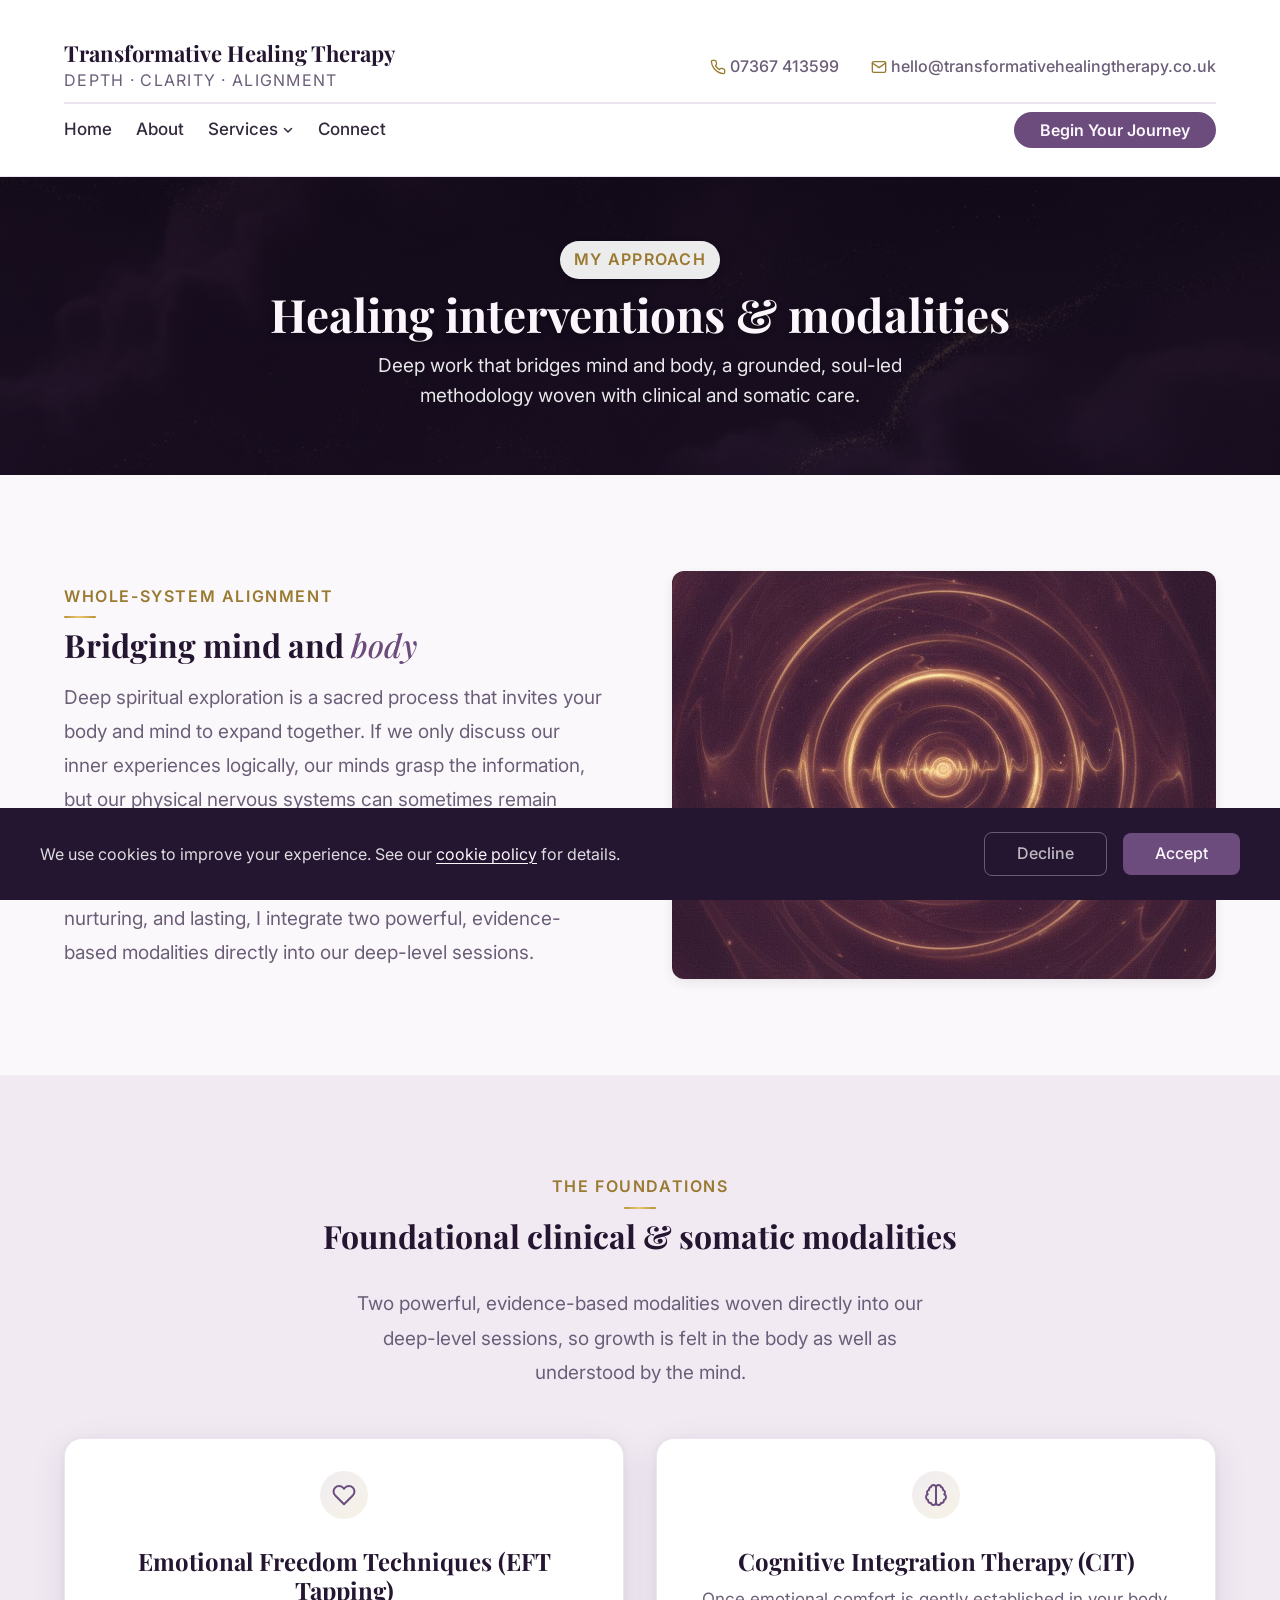
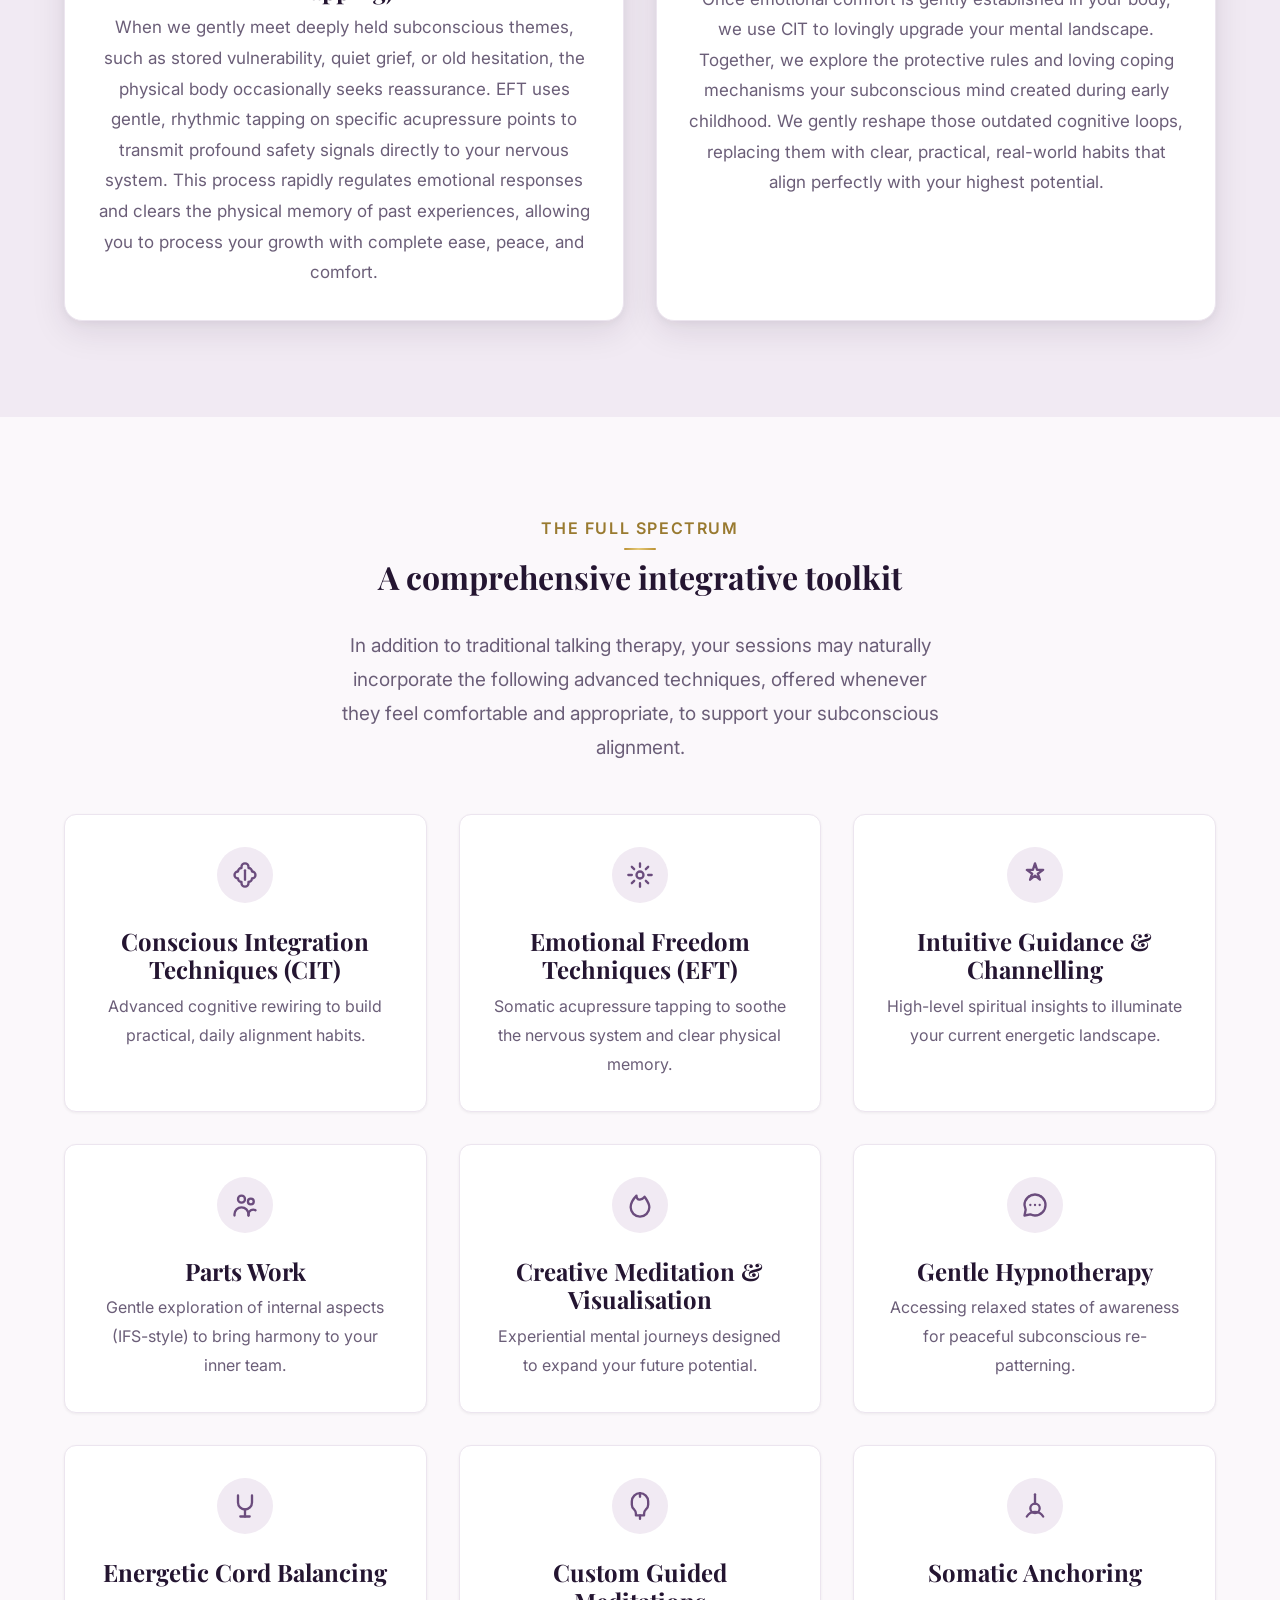
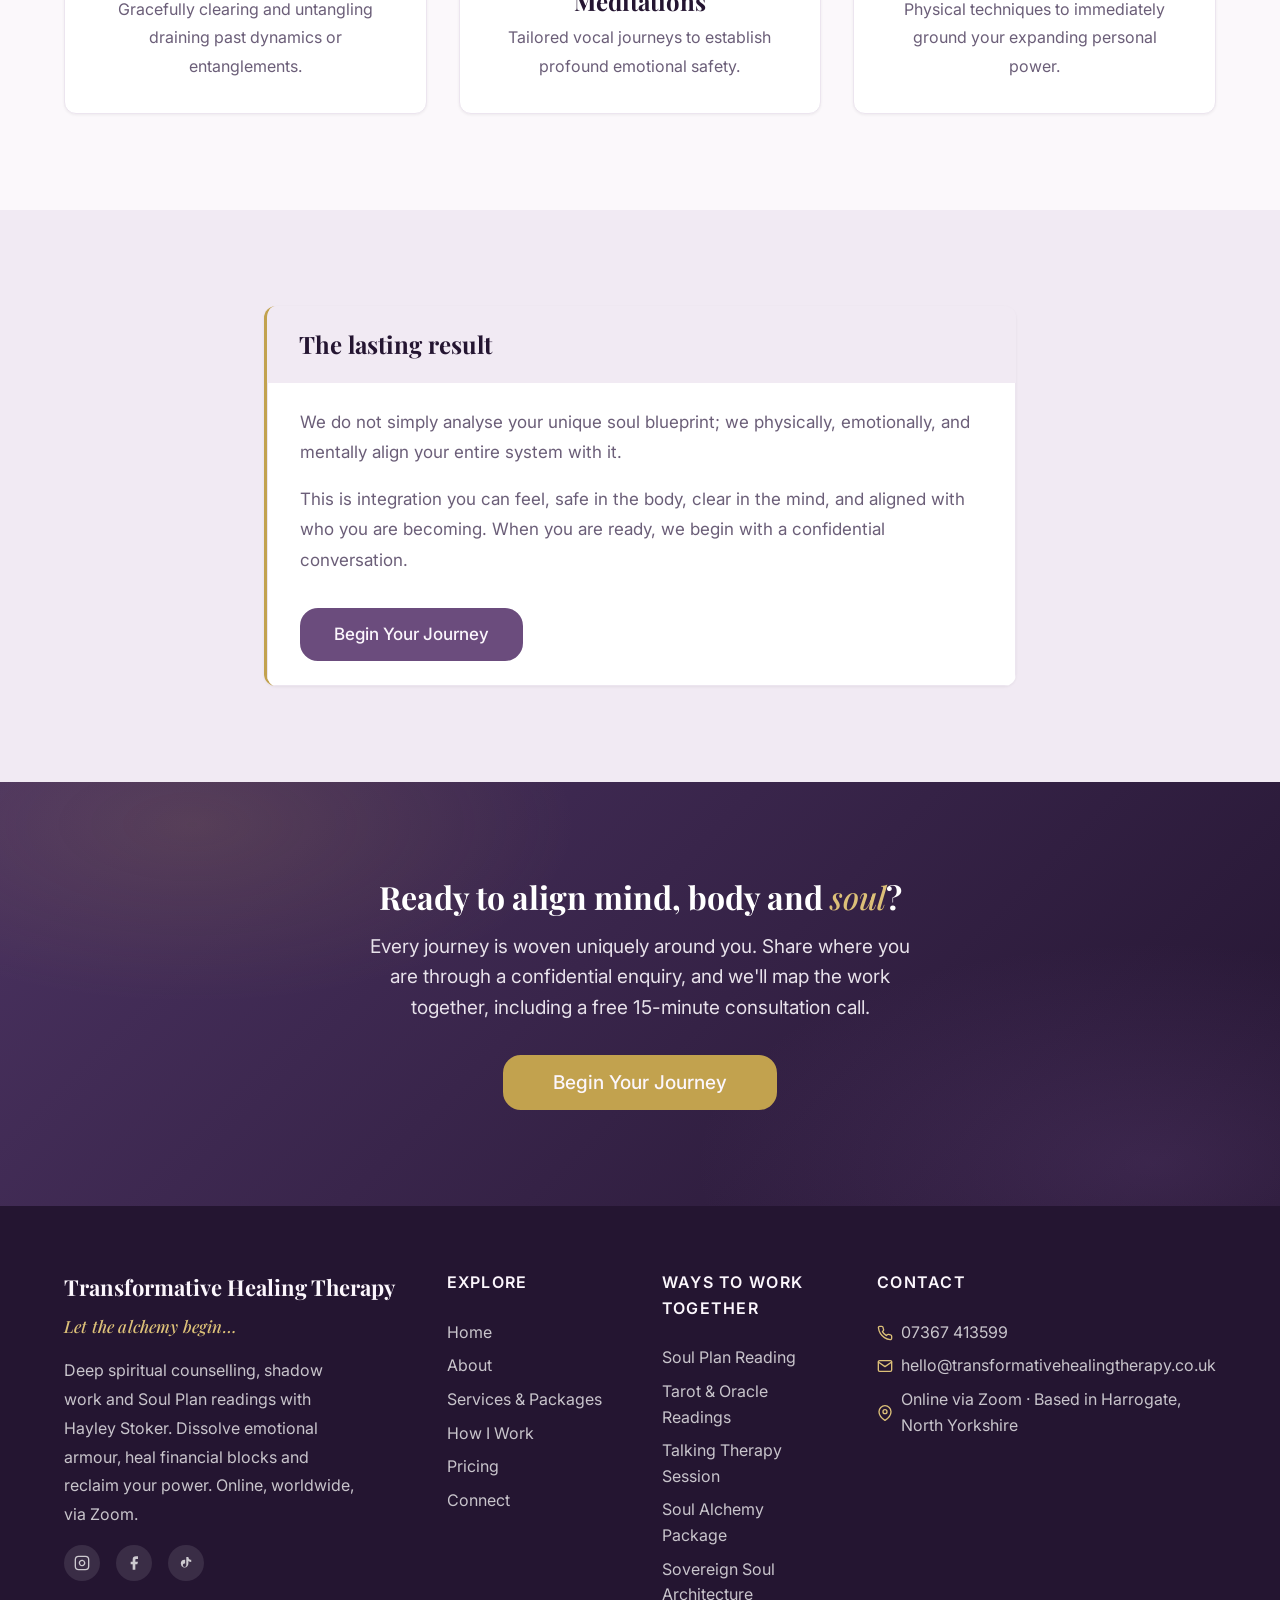
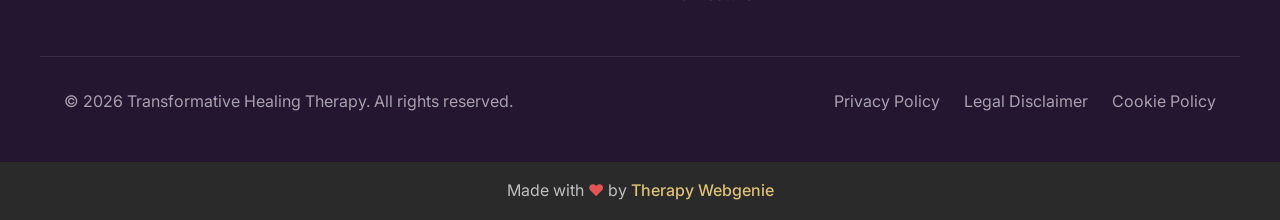
<file: how-i-work.html>
<!DOCTYPE html>
<html lang="en">
<head>
  <meta charset="UTF-8">
  <meta name="viewport" content="width=device-width, initial-scale=1.0">

  <title>How I Work - Healing Interventions &amp; Modalities | Transformative Healing Therapy</title>
  <meta name="description" content="How Hayley Stoker works: whole-system alignment, EFT Tapping, Cognitive Integration Therapy and a comprehensive integrative toolkit. Online via Zoom.">
  <meta name="author" content="Transformative Healing Therapy">
  <meta name="robots" content="max-image-preview:large">

  <link rel="canonical" href="https://www.transformativehealingtherapy.co.uk/how-i-work.html">

  <meta property="og:type" content="website">
  <meta property="og:url" content="https://www.transformativehealingtherapy.co.uk/how-i-work.html">
  <meta property="og:title" content="How I Work - Healing Interventions &amp; Modalities | Transformative Healing Therapy">
  <meta property="og:description" content="Whole-system alignment that bridges mind and body - EFT Tapping, Cognitive Integration Therapy and a comprehensive integrative toolkit with Hayley Stoker. Online via Zoom.">
  <meta property="og:image" content="https://www.transformativehealingtherapy.co.uk/images/modalities.jpg">

  <meta name="twitter:card" content="summary_large_image">
  <meta name="twitter:title" content="How I Work - Healing Interventions &amp; Modalities | Transformative Healing Therapy">
  <meta name="twitter:description" content="Whole-system alignment that bridges mind and body, woven with clinical and somatic modalities. Online via Zoom.">
  <meta name="twitter:image" content="https://www.transformativehealingtherapy.co.uk/images/modalities.jpg">

  <link rel="icon" href="images/favicon.png" type="image/png" sizes="96x96">
  <link rel="apple-touch-icon" href="images/apple-touch-icon.png">

  <link rel="preconnect" href="https://fonts.googleapis.com">
  <link rel="preconnect" href="https://fonts.gstatic.com" crossorigin>

  <link rel="stylesheet" href="css/base.css?v=1728">
  <link rel="stylesheet" href="css/components.css?v=1728">
  <link rel="stylesheet" href="css/theme.css?v=1728">

  <!-- PROFILE:schema -->
  <script type="application/ld+json">
  {
    "@context": "https://schema.org",
    "@type": "ProfessionalService",
    "name": "Transformative Healing Therapy",
    "description": "Spiritual counselling, shadow work, Soul Plan readings and EFT with Hayley Stoker. Online via Zoom.",
    "url": "https://www.transformativehealingtherapy.co.uk",
    "telephone": "07367 413599",
    "email": "hello@transformativehealingtherapy.co.uk",
    "areaServed": "United Kingdom",
    "address": {
      "@type": "PostalAddress",
      "addressLocality": "Harrogate",
      "addressRegion": "North Yorkshire",
      "addressCountry": "GB"
    },
    "image": "https://www.transformativehealingtherapy.co.uk/images/hayley-headshot.jpg",
    "priceRange": "££"
  }
  </script>
  <!-- /PROFILE:schema -->
<script type="application/ld+json" data-te-schema="1">
{
    "@context": "https://schema.org",
    "@graph": [
        {
            "@type": "BreadcrumbList",
            "@id": "https://www.transformativehealingtherapy.co.uk/how-i-work.html#breadcrumb",
            "itemListElement": [
                {
                    "@type": "ListItem",
                    "position": 1,
                    "name": "Home",
                    "item": "https://www.transformativehealingtherapy.co.uk/"
                },
                {
                    "@type": "ListItem",
                    "position": 2,
                    "name": "Services",
                    "item": "https://www.transformativehealingtherapy.co.uk/services.html"
                },
                {
                    "@type": "ListItem",
                    "position": 3,
                    "name": "How I Work",
                    "item": "https://www.transformativehealingtherapy.co.uk/how-i-work.html"
                }
            ]
        }
    ]
}
</script>
<!-- BEACON -->
<script>(function(){try{var u="https:\/\/editmy.site\/api\/hit\/15";var d=JSON.stringify({p:location.pathname,r:document.referrer});if(navigator.sendBeacon){navigator.sendBeacon(u,d);}else{fetch(u,{method:"POST",keepalive:true,body:d});}}catch(e){}})();</script>
<!-- /BEACON -->
</head>
<body>

  <a href="#main" class="skip-link">Skip to main content</a>

  <!-- SECTION: nav -->
  <nav class="nav nav--two-tier" role="navigation" aria-label="Main navigation">
    <div class="container">
      <div class="nav__top">
        <a href="./" class="nav__brand nav__brand--inline">
          <!-- PROFILE:logo --><!-- /PROFILE:logo -->
          <div class="nav__brand-text">
            <span class="nav__name"><!-- PROFILE:site_title -->Transformative Healing Therapy<!-- /PROFILE:site_title --></span>
            <span class="nav__title"><!-- PROFILE:site_slogan -->Depth · Clarity · Alignment<!-- /PROFILE:site_slogan --></span>
          </div>
        </a>
        <div class="nav__contact">
          <div class="nav__contact-item">
            <svg xmlns="http://www.w3.org/2000/svg" viewBox="0 0 24 24" fill="none" stroke="currentColor" stroke-width="2" stroke-linecap="round" stroke-linejoin="round"><path d="M22 16.92v3a2 2 0 0 1-2.18 2 19.79 19.79 0 0 1-8.63-3.07 19.5 19.5 0 0 1-6-6 19.79 19.79 0 0 1-3.07-8.67A2 2 0 0 1 4.11 2h3a2 2 0 0 1 2 1.72c.127.96.361 1.903.7 2.81a2 2 0 0 1-.45 2.11L8.09 9.91a16 16 0 0 0 6 6l1.27-1.27a2 2 0 0 1 2.11-.45c.907.339 1.85.573 2.81.7A2 2 0 0 1 22 16.92z"></path></svg>
            <!-- PROFILE:phone_landline --><a href="tel:07367413599">07367 413599</a><!-- /PROFILE:phone_landline -->
          </div>
          <div class="nav__contact-item">
            <svg xmlns="http://www.w3.org/2000/svg" viewBox="0 0 24 24" fill="none" stroke="currentColor" stroke-width="2" stroke-linecap="round" stroke-linejoin="round"><path d="M4 4h16c1.1 0 2 .9 2 2v12c0 1.1-.9 2-2 2H4c-1.1 0-2-.9-2-2V6c0-1.1.9-2 2-2z"></path><polyline points="22,6 12,13 2,6"></polyline></svg>
            <!-- PROFILE:email --><a href="mailto:hello@transformativehealingtherapy.co.uk">hello@transformativehealingtherapy.co.uk</a><!-- /PROFILE:email -->
          </div>
        </div>
      </div>
      <div class="nav__bottom">
        <div class="nav__links">
          <a href="./" class="nav__link">Home</a>
          <a href="about.html" class="nav__link">About</a>
          <div class="nav__dropdown">
            <button class="nav__link nav__link--has-children" aria-expanded="false" aria-haspopup="true">Services <svg class="nav__chevron" width="12" height="12" viewBox="0 0 12 12" aria-hidden="true"><path d="M2.5 4.5L6 8l3.5-3.5" fill="none" stroke="currentColor" stroke-width="1.5" stroke-linecap="round" stroke-linejoin="round"/></svg></button>
            <div class="nav__dropdown-menu">
              <a href="services.html" class="nav__dropdown-link">Services &amp; Packages</a>
              <a href="sovereign-soul-architecture.html" class="nav__dropdown-link">The Sovereign Soul Architecture</a>
              <a href="how-i-work.html" class="nav__dropdown-link nav__link--active">How I Work</a>
              <a href="pricing.html" class="nav__dropdown-link">Pricing</a>
            </div>
          </div>
          <a href="connect.html" class="nav__link">Connect</a>
          <a href="connect.html" class="btn btn--primary nav__cta">Begin Your Journey</a>
        </div>
        <button class="nav__toggle" aria-label="Toggle menu" aria-expanded="false" aria-controls="mobile-menu">
          <span class="nav__toggle-bar"></span>
          <span class="nav__toggle-bar"></span>
          <span class="nav__toggle-bar"></span>
        </button>
      </div>
    </div>
    <div class="nav__mobile" id="mobile-menu" role="menu">
      <a href="./" class="nav__link" role="menuitem">Home</a>
      <a href="about.html" class="nav__link" role="menuitem">About</a>
      <div class="nav__mobile-group">
        <div class="nav__mobile-parent">
          <a href="services.html" class="nav__link" role="menuitem">Services</a>
          <button class="nav__mobile-expand" aria-label="Expand Services" aria-expanded="false"><svg class="nav__chevron" width="12" height="12" viewBox="0 0 12 12" aria-hidden="true"><path d="M2.5 4.5L6 8l3.5-3.5" fill="none" stroke="currentColor" stroke-width="1.5" stroke-linecap="round" stroke-linejoin="round"/></svg></button>
        </div>
        <div class="nav__mobile-children" role="menu" hidden>
          <a href="services.html" class="nav__link nav__link--child" role="menuitem">Services &amp; Packages</a>
          <a href="sovereign-soul-architecture.html" class="nav__link nav__link--child" role="menuitem">The Sovereign Soul Architecture</a>
          <a href="how-i-work.html" class="nav__link nav__link--child nav__link--active" role="menuitem">How I Work</a>
          <a href="pricing.html" class="nav__link nav__link--child" role="menuitem">Pricing</a>
        </div>
      </div>
      <a href="connect.html" class="nav__link" role="menuitem">Connect</a>
      <div class="nav__mobile-ctas">
        <a href="connect.html" class="btn btn--primary" role="menuitem">Begin Your Journey</a>
      </div>
      <div class="nav__mobile-contact">
        <div class="nav__contact-item">
          <svg xmlns="http://www.w3.org/2000/svg" viewBox="0 0 24 24" fill="none" stroke="currentColor" stroke-width="2" stroke-linecap="round" stroke-linejoin="round"><path d="M22 16.92v3a2 2 0 0 1-2.18 2 19.79 19.79 0 0 1-8.63-3.07 19.5 19.5 0 0 1-6-6 19.79 19.79 0 0 1-3.07-8.67A2 2 0 0 1 4.11 2h3a2 2 0 0 1 2 1.72c.127.96.361 1.903.7 2.81a2 2 0 0 1-.45 2.11L8.09 9.91a16 16 0 0 0 6 6l1.27-1.27a2 2 0 0 1 2.11-.45c.907.339 1.85.573 2.81.7A2 2 0 0 1 22 16.92z"></path></svg>
          <a href="tel:07367413599">07367 413599</a>
        </div>
        <div class="nav__contact-item">
          <svg xmlns="http://www.w3.org/2000/svg" viewBox="0 0 24 24" fill="none" stroke="currentColor" stroke-width="2" stroke-linecap="round" stroke-linejoin="round"><path d="M4 4h16c1.1 0 2 .9 2 2v12c0 1.1-.9 2-2 2H4c-1.1 0-2-.9-2-2V6c0-1.1.9-2 2-2z"></path><polyline points="22,6 12,13 2,6"></polyline></svg>
          <a href="mailto:hello@transformativehealingtherapy.co.uk">hello@transformativehealingtherapy.co.uk</a>
        </div>
      </div>
    </div>
  </nav>
  <!-- /SECTION: nav -->

  <!-- Compact scroll header -->
  <div class="nav-scroll" aria-hidden="true">
    <div class="container nav-scroll__inner">
      <div class="nav-scroll__brand">
        <span class="nav-scroll__name">Transformative Healing Therapy</span>
        <span class="nav-scroll__title">Depth · Clarity · Alignment</span>
      </div>
      <div class="nav-scroll__right">
        <a href="tel:07367413599" class="nav-scroll__phone">
          <svg xmlns="http://www.w3.org/2000/svg" viewBox="0 0 24 24" fill="none" stroke="currentColor" stroke-width="2" stroke-linecap="round" stroke-linejoin="round"><path d="M22 16.92v3a2 2 0 0 1-2.18 2 19.79 19.79 0 0 1-8.63-3.07 19.5 19.5 0 0 1-6-6 19.79 19.79 0 0 1-3.07-8.67A2 2 0 0 1 4.11 2h3a2 2 0 0 1 2 1.72c.127.96.361 1.903.7 2.81a2 2 0 0 1-.45 2.11L8.09 9.91a16 16 0 0 0 6 6l1.27-1.27a2 2 0 0 1 2.11-.45c.907.339 1.85.573 2.81.7A2 2 0 0 1 22 16.92z"></path></svg>
          07367 413599
        </a>
        <a href="tel:07367413599" class="nav-scroll__phone-icon" aria-label="Call Hayley">
          <svg xmlns="http://www.w3.org/2000/svg" viewBox="0 0 24 24" fill="none" stroke="currentColor" stroke-width="2" stroke-linecap="round" stroke-linejoin="round"><path d="M22 16.92v3a2 2 0 0 1-2.18 2 19.79 19.79 0 0 1-8.63-3.07 19.5 19.5 0 0 1-6-6 19.79 19.79 0 0 1-3.07-8.67A2 2 0 0 1 4.11 2h3a2 2 0 0 1 2 1.72c.127.96.361 1.903.7 2.81a2 2 0 0 1-.45 2.11L8.09 9.91a16 16 0 0 0 6 6l1.27-1.27a2 2 0 0 1 2.11-.45c.907.339 1.85.573 2.81.7A2 2 0 0 1 22 16.92z"></path></svg>
        </a>
        <button class="nav-scroll__toggle" aria-label="Toggle menu">
          <span class="nav-scroll__toggle-bar"></span>
          <span class="nav-scroll__toggle-bar"></span>
          <span class="nav-scroll__toggle-bar"></span>
        </button>
      </div>
    </div>
  </div>

  <main id="main">

    <!-- SECTION: page-header -->
    <section class="page-header page-header--image" style="background-image: url('images/page-header.jpg');">
      <div class="container">
        <span class="section-label">My Approach</span>
        <h1>Healing interventions &amp; modalities</h1>
        <p>Deep work that bridges mind and body, a grounded, soul-led methodology woven with clinical and somatic care.</p>
      </div>
    </section>
    <!-- /SECTION: page-header -->

    <!-- SECTION: whole-system -->
    <section class="section reveal">
      <div class="container">
        <div class="split">
          <div class="split__text">
            <span class="section-label">Whole-System Alignment</span>
            <h2>Bridging mind and <em>body</em></h2>
            <p>Deep spiritual exploration is a sacred process that invites your body and mind to expand together. If we only discuss our inner experiences logically, our minds grasp the information, but our physical nervous systems can sometimes remain anchored in familiar, historic patterns.</p>
            <p>To ensure your transformational journey feels completely safe, nurturing, and lasting, I integrate two powerful, evidence-based modalities directly into our deep-level sessions.</p>
          </div>
          <img src="images/modalities.jpg" alt="Gentle ripples of golden healing energy across deep plum" class="split__image split__image--landscape" loading="lazy">
        </div>
      </div>
    </section>
    <!-- /SECTION: whole-system -->

    <!-- SECTION: foundational -->
    <section class="section section--alt reveal">
      <div class="container text-center">
        <span class="section-label">The Foundations</span>
        <h2>Foundational clinical &amp; somatic modalities</h2>
        <p class="section-subtitle">Two powerful, evidence-based modalities woven directly into our deep-level sessions, so growth is felt in the body as well as understood by the mind.</p>
      </div>
      <div class="container grid grid--2 reveal-trigger">
        <div class="card card--feature">
          <div class="card__icon">
            <svg xmlns="http://www.w3.org/2000/svg" viewBox="0 0 24 24" fill="none" stroke="currentColor" stroke-width="2" stroke-linecap="round" stroke-linejoin="round"><path d="M20.84 4.61a5.5 5.5 0 0 0-7.78 0L12 5.67l-1.06-1.06a5.5 5.5 0 0 0-7.78 7.78l1.06 1.06L12 21.23l7.78-7.78 1.06-1.06a5.5 5.5 0 0 0 0-7.78z"></path></svg>
          </div>
          <h3 class="card__title">Emotional Freedom Techniques (EFT Tapping)</h3>
          <p class="card__text">When we gently meet deeply held subconscious themes, such as stored vulnerability, quiet grief, or old hesitation, the physical body occasionally seeks reassurance. EFT uses gentle, rhythmic tapping on specific acupressure points to transmit profound safety signals directly to your nervous system. This process rapidly regulates emotional responses and clears the physical memory of past experiences, allowing you to process your growth with complete ease, peace, and comfort.</p>
        </div>
        <div class="card card--feature">
          <div class="card__icon">
            <svg xmlns="http://www.w3.org/2000/svg" viewBox="0 0 24 24" fill="none" stroke="currentColor" stroke-width="2" stroke-linecap="round" stroke-linejoin="round"><path d="M9.5 2A2.5 2.5 0 0 1 12 4.5v15a2.5 2.5 0 0 1-4.96.44 2.5 2.5 0 0 1-2.96-3.08 3 3 0 0 1-.34-5.58 2.5 2.5 0 0 1 1.32-4.24 2.5 2.5 0 0 1 1.98-3A2.5 2.5 0 0 1 9.5 2z"></path><path d="M14.5 2A2.5 2.5 0 0 0 12 4.5v15a2.5 2.5 0 0 0 4.96.44 2.5 2.5 0 0 0 2.96-3.08 3 3 0 0 0 .34-5.58 2.5 2.5 0 0 0-1.32-4.24 2.5 2.5 0 0 0-1.98-3A2.5 2.5 0 0 0 14.5 2z"></path></svg>
          </div>
          <h3 class="card__title">Cognitive Integration Therapy (CIT)</h3>
          <p class="card__text">Once emotional comfort is gently established in your body, we use CIT to lovingly upgrade your mental landscape. Together, we explore the protective rules and loving coping mechanisms your subconscious mind created during early childhood. We gently reshape those outdated cognitive loops, replacing them with clear, practical, real-world habits that align perfectly with your highest potential.</p>
        </div>
      </div>
    </section>
    <!-- /SECTION: foundational -->

    <!-- SECTION: toolkit -->
    <section class="section reveal">
      <div class="container text-center">
        <span class="section-label">The Full Spectrum</span>
        <h2>A comprehensive integrative toolkit</h2>
        <p class="section-subtitle">In addition to traditional talking therapy, your sessions may naturally incorporate the following advanced techniques, offered whenever they feel comfortable and appropriate, to support your subconscious alignment.</p>
      </div>
      <div class="container grid grid--3 reveal-trigger">
        <div class="icon-box icon-box--card">
          <div class="icon-box__icon">
            <svg xmlns="http://www.w3.org/2000/svg" viewBox="0 0 24 24" fill="none" stroke="currentColor" stroke-width="2" stroke-linecap="round" stroke-linejoin="round"><path d="M12 2a3 3 0 0 0-3 3v1a3 3 0 0 0-3 3 3 3 0 0 0 0 6 3 3 0 0 0 3 3v1a3 3 0 0 0 6 0v-1a3 3 0 0 0 3-3 3 3 0 0 0 0-6 3 3 0 0 0-3-3V5a3 3 0 0 0-3-3z"></path><path d="M12 8v8"></path></svg>
          </div>
          <h3 class="icon-box__title">Conscious Integration Techniques (CIT)</h3>
          <p class="icon-box__text">Advanced cognitive rewiring to build practical, daily alignment habits.</p>
        </div>
        <div class="icon-box icon-box--card">
          <div class="icon-box__icon">
            <svg xmlns="http://www.w3.org/2000/svg" viewBox="0 0 24 24" fill="none" stroke="currentColor" stroke-width="2" stroke-linecap="round" stroke-linejoin="round"><circle cx="12" cy="12" r="3"></circle><path d="M12 2v3M12 19v3M2 12h3M19 12h3M5 5l2 2M17 17l2 2M19 5l-2 2M7 17l-2 2"></path></svg>
          </div>
          <h3 class="icon-box__title">Emotional Freedom Techniques (EFT)</h3>
          <p class="icon-box__text">Somatic acupressure tapping to soothe the nervous system and clear physical memory.</p>
        </div>
        <div class="icon-box icon-box--card">
          <div class="icon-box__icon">
            <svg xmlns="http://www.w3.org/2000/svg" viewBox="0 0 24 24" fill="none" stroke="currentColor" stroke-width="2" stroke-linecap="round" stroke-linejoin="round"><path d="M12 2l1.8 5.6H19l-4.6 3.3L16.2 16 12 12.6 7.8 16l1.8-5.1L5 7.6h5.2z"></path></svg>
          </div>
          <h3 class="icon-box__title">Intuitive Guidance &amp; Channelling</h3>
          <p class="icon-box__text">High-level spiritual insights to illuminate your current energetic landscape.</p>
        </div>
        <div class="icon-box icon-box--card">
          <div class="icon-box__icon">
            <svg xmlns="http://www.w3.org/2000/svg" viewBox="0 0 24 24" fill="none" stroke="currentColor" stroke-width="2" stroke-linecap="round" stroke-linejoin="round"><circle cx="9" cy="7" r="3"></circle><circle cx="17" cy="9" r="2.5"></circle><path d="M3 21v-1a6 6 0 0 1 12 0v1"></path><path d="M15 21v-1a4 4 0 0 1 6-3.5"></path></svg>
          </div>
          <h3 class="icon-box__title">Parts Work</h3>
          <p class="icon-box__text">Gentle exploration of internal aspects (IFS-style) to bring harmony to your inner team.</p>
        </div>
        <div class="icon-box icon-box--card">
          <div class="icon-box__icon">
            <svg xmlns="http://www.w3.org/2000/svg" viewBox="0 0 24 24" fill="none" stroke="currentColor" stroke-width="2" stroke-linecap="round" stroke-linejoin="round"><path d="M12 22a8 8 0 0 0 8-8c0-3.5-2-6-4-9-1.2 1.5-2.3 2-3.5 2.2C10 8 9 6 9 4 6 7 4 10.5 4 14a8 8 0 0 0 8 8z"></path></svg>
          </div>
          <h3 class="icon-box__title">Creative Meditation &amp; Visualisation</h3>
          <p class="icon-box__text">Experiential mental journeys designed to expand your future potential.</p>
        </div>
        <div class="icon-box icon-box--card">
          <div class="icon-box__icon">
            <svg xmlns="http://www.w3.org/2000/svg" viewBox="0 0 24 24" fill="none" stroke="currentColor" stroke-width="2" stroke-linecap="round" stroke-linejoin="round"><path d="M3 12c0-5 4-9 9-9s9 4 9 9-4 9-9 9a9 9 0 0 1-4-1l-5 1 1-5z"></path><path d="M8 12h.01M12 12h.01M16 12h.01"></path></svg>
          </div>
          <h3 class="icon-box__title">Gentle Hypnotherapy</h3>
          <p class="icon-box__text">Accessing relaxed states of awareness for peaceful subconscious re-patterning.</p>
        </div>
        <div class="icon-box icon-box--card">
          <div class="icon-box__icon">
            <svg xmlns="http://www.w3.org/2000/svg" viewBox="0 0 24 24" fill="none" stroke="currentColor" stroke-width="2" stroke-linecap="round" stroke-linejoin="round"><path d="M6 3v6a6 6 0 0 0 12 0V3"></path><path d="M12 15v6"></path><path d="M8 21h8"></path></svg>
          </div>
          <h3 class="icon-box__title">Energetic Cord Balancing</h3>
          <p class="icon-box__text">Gracefully clearing and untangling draining past dynamics or entanglements.</p>
        </div>
        <div class="icon-box icon-box--card">
          <div class="icon-box__icon">
            <svg xmlns="http://www.w3.org/2000/svg" viewBox="0 0 24 24" fill="none" stroke="currentColor" stroke-width="2" stroke-linecap="round" stroke-linejoin="round"><path d="M12 1v3"></path><path d="M12 20v3"></path><path d="M5 8a7 7 0 0 1 14 0v3a5 5 0 0 1-2 4 5 5 0 0 0-1.5 3.5V20H8.5v-1.5A5 5 0 0 0 7 15a5 5 0 0 1-2-4z"></path></svg>
          </div>
          <h3 class="icon-box__title">Custom Guided Meditations</h3>
          <p class="icon-box__text">Tailored vocal journeys to establish profound emotional safety.</p>
        </div>
        <div class="icon-box icon-box--card">
          <div class="icon-box__icon">
            <svg xmlns="http://www.w3.org/2000/svg" viewBox="0 0 24 24" fill="none" stroke="currentColor" stroke-width="2" stroke-linecap="round" stroke-linejoin="round"><path d="M12 2v8"></path><circle cx="12" cy="14" r="4"></circle><path d="M5 21c1.5-2.5 4-4 7-4s5.5 1.5 7 4"></path></svg>
          </div>
          <h3 class="icon-box__title">Somatic Anchoring</h3>
          <p class="icon-box__text">Physical techniques to immediately ground your expanding personal power.</p>
        </div>
      </div>
    </section>
    <!-- /SECTION: toolkit -->

    <!-- SECTION: result -->
    <section class="section section--alt reveal">
      <div class="container container--narrow">
        <div class="highlight-box highlight-box--soft">
          <div class="highlight-box__heading">
            <h2>The lasting result</h2>
          </div>
          <div class="highlight-box__content">
            <p>We do not simply analyse your unique soul blueprint; we physically, emotionally, and mentally align your entire system with it.</p>
            <p>This is integration you can feel, safe in the body, clear in the mind, and aligned with who you are becoming. When you are ready, we begin with a confidential conversation.</p>
            <a href="connect.html" class="btn btn--primary">Begin Your Journey</a>
          </div>
        </div>
      </div>
    </section>
    <!-- /SECTION: result -->

    <!-- SECTION: cta -->
    <section class="section cta-banner reveal">
      <div class="container text-center">
        <h2>Ready to align mind, body and <em>soul</em>?</h2>
        <p>Every journey is woven uniquely around you. Share where you are through a confidential enquiry, and we'll map the work together, including a free 15-minute consultation call.</p>
        <div class="cta-banner__buttons">
          <a href="connect.html" class="btn btn--accent">Begin Your Journey</a>
        </div>
      </div>
    </section>
    <!-- /SECTION: cta -->

  </main>

  <!-- SECTION: footer -->
  <footer class="footer">
    <div class="container footer__inner">
      <div class="footer__brand">
        <p class="footer__brand-name">Transformative Healing Therapy</p>
        <p class="brand-tagline footer__tagline">Let the alchemy begin&hellip;</p>
        <p class="footer__brand-text">Deep spiritual counselling, shadow work and Soul Plan readings with Hayley Stoker. Dissolve emotional armour, heal financial blocks and reclaim your power. Online, worldwide, via Zoom.</p>
        <div class="footer__social">
          <a href="https://www.instagram.com/transformativehealing_therapy/" class="footer__social-link" target="_blank" rel="noopener" aria-label="Instagram">
            <svg viewBox="0 0 24 24" fill="none" stroke="currentColor" stroke-width="2" aria-hidden="true"><rect x="2" y="2" width="20" height="20" rx="5" ry="5"></rect><path d="M16 11.37A4 4 0 1 1 12.63 8 4 4 0 0 1 16 11.37z"></path><line x1="17.5" y1="6.5" x2="17.51" y2="6.5"></line></svg>
          </a>
          <a href="https://www.facebook.com/share/1Ay3a9zaSt/" class="footer__social-link" target="_blank" rel="noopener" aria-label="Facebook">
            <svg viewBox="0 0 24 24" fill="currentColor" aria-hidden="true"><path d="M18 2h-3a5 5 0 0 0-5 5v3H7v4h3v8h4v-8h3l1-4h-4V7a1 1 0 0 1 1-1h3z"></path></svg>
          </a>
          <a href="https://www.tiktok.com/@the_alchemist52" class="footer__social-link" target="_blank" rel="noopener" aria-label="TikTok">
            <svg viewBox="0 0 24 24" fill="currentColor" aria-hidden="true"><path d="M16.6 5.82A4.28 4.28 0 0 1 15.54 3h-3.09v12.4a2.59 2.59 0 0 1-2.59 2.5 2.59 2.59 0 0 1-2.59-2.59 2.59 2.59 0 0 1 3.44-2.44V7.3a5.7 5.7 0 0 0-.85-.06A5.68 5.68 0 0 0 4.2 12.9a5.68 5.68 0 0 0 9.79 3.95 5.62 5.62 0 0 0 1.57-3.94V9.01a7.34 7.34 0 0 0 4.28 1.37V7.3a4.29 4.29 0 0 1-3.24-1.48z"></path></svg>
          </a>
        </div>
      </div>
      <div class="footer__col">
        <p class="footer__heading">Explore</p>
        <div class="footer__links">
          <a href="./" class="footer__link">Home</a>
          <a href="about.html" class="footer__link">About</a>
          <a href="services.html" class="footer__link">Services &amp; Packages</a>
          <a href="how-i-work.html" class="footer__link">How I Work</a>
          <a href="pricing.html" class="footer__link">Pricing</a>
          <a href="connect.html" class="footer__link">Connect</a>
        </div>
      </div>
      <div class="footer__col">
        <p class="footer__heading">Ways to Work Together</p>
        <div class="footer__links">
          <a href="services.html#soul-plan" class="footer__link">Soul Plan Reading</a>
          <a href="services.html#tarot" class="footer__link">Tarot &amp; Oracle Readings</a>
          <a href="services.html#talking-therapy" class="footer__link">Talking Therapy Session</a>
          <a href="services.html#soul-alchemy" class="footer__link">Soul Alchemy Package</a>
          <a href="sovereign-soul-architecture.html" class="footer__link">Sovereign Soul Architecture</a>
        </div>
      </div>
      <div class="footer__col">
        <p class="footer__heading">Contact</p>
        <div class="footer__contact-item">
          <svg xmlns="http://www.w3.org/2000/svg" viewBox="0 0 24 24" fill="none" stroke="currentColor" stroke-width="2" stroke-linecap="round" stroke-linejoin="round"><path d="M22 16.92v3a2 2 0 0 1-2.18 2 19.79 19.79 0 0 1-8.63-3.07 19.5 19.5 0 0 1-6-6 19.79 19.79 0 0 1-3.07-8.67A2 2 0 0 1 4.11 2h3a2 2 0 0 1 2 1.72 12.84 12.84 0 0 0 .7 2.81 2 2 0 0 1-.45 2.11L8.09 9.91a16 16 0 0 0 6 6l1.27-1.27a2 2 0 0 1 2.11-.45 12.84 12.84 0 0 0 2.81.7A2 2 0 0 1 22 16.92z"></path></svg>
          <!-- PROFILE:phone_landline --><a href="tel:07367413599">07367 413599</a><!-- /PROFILE:phone_landline -->
        </div>
        <div class="footer__contact-item">
          <svg xmlns="http://www.w3.org/2000/svg" viewBox="0 0 24 24" fill="none" stroke="currentColor" stroke-width="2" stroke-linecap="round" stroke-linejoin="round"><path d="M4 4h16c1.1 0 2 .9 2 2v12c0 1.1-.9 2-2 2H4c-1.1 0-2-.9-2-2V6c0-1.1.9-2 2-2z"></path><polyline points="22,6 12,13 2,6"></polyline></svg>
          <!-- PROFILE:email --><a href="mailto:hello@transformativehealingtherapy.co.uk">hello@transformativehealingtherapy.co.uk</a><!-- /PROFILE:email -->
        </div>
        <div class="footer__contact-item">
          <svg xmlns="http://www.w3.org/2000/svg" viewBox="0 0 24 24" fill="none" stroke="currentColor" stroke-width="2" stroke-linecap="round" stroke-linejoin="round"><path d="M21 10c0 7-9 13-9 13s-9-6-9-13a9 9 0 0 1 18 0z"></path><circle cx="12" cy="10" r="3"></circle></svg>
          <!-- PROFILE:address --><span>Online via Zoom · Based in Harrogate, North Yorkshire</span><!-- /PROFILE:address -->
        </div>
      </div>
    </div>
    <div class="container footer__bottom">
      <p class="footer__copyright">&copy; <script>document.write(new Date().getFullYear())</script> Transformative Healing Therapy. All rights reserved.</p>
      <div class="footer__legal">
        <a href="privacy.html">Privacy Policy</a>
        <a href="privacy.html#disclaimer">Legal Disclaimer</a>
        <a href="cookies-policy.html">Cookie Policy</a>
      </div>
    </div>
  </footer>
  <!-- /SECTION: footer -->

  <div class="site-credit">
    <p>Made with <span class="site-credit__heart" aria-label="love">&#10084;</span> by <a href="https://www.therapywebgenie.com" target="_blank" rel="noopener">Therapy Webgenie</a></p>
  </div>

  <!-- Cookie Consent -->
  <div class="cookie-banner" role="dialog" aria-label="Cookie consent">
    <div class="cookie-banner__inner">
      <p class="cookie-banner__text">We use cookies to improve your experience. See our <a href="cookies-policy.html">cookie policy</a> for details.</p>
      <div class="cookie-banner__buttons"><button class="cookie-banner__accept">Accept</button><button class="cookie-banner__decline">Decline</button></div>
    </div>
  </div>

  <!-- Back to Top -->
  <button class="back-to-top" aria-label="Back to top">
    <svg xmlns="http://www.w3.org/2000/svg" viewBox="0 0 24 24" fill="none" stroke="currentColor" stroke-width="2" stroke-linecap="round" stroke-linejoin="round"><polyline points="18 15 12 9 6 15"></polyline></svg>
  </button>

  <script src="js/main.js"></script>
</body>
</html>
</file>
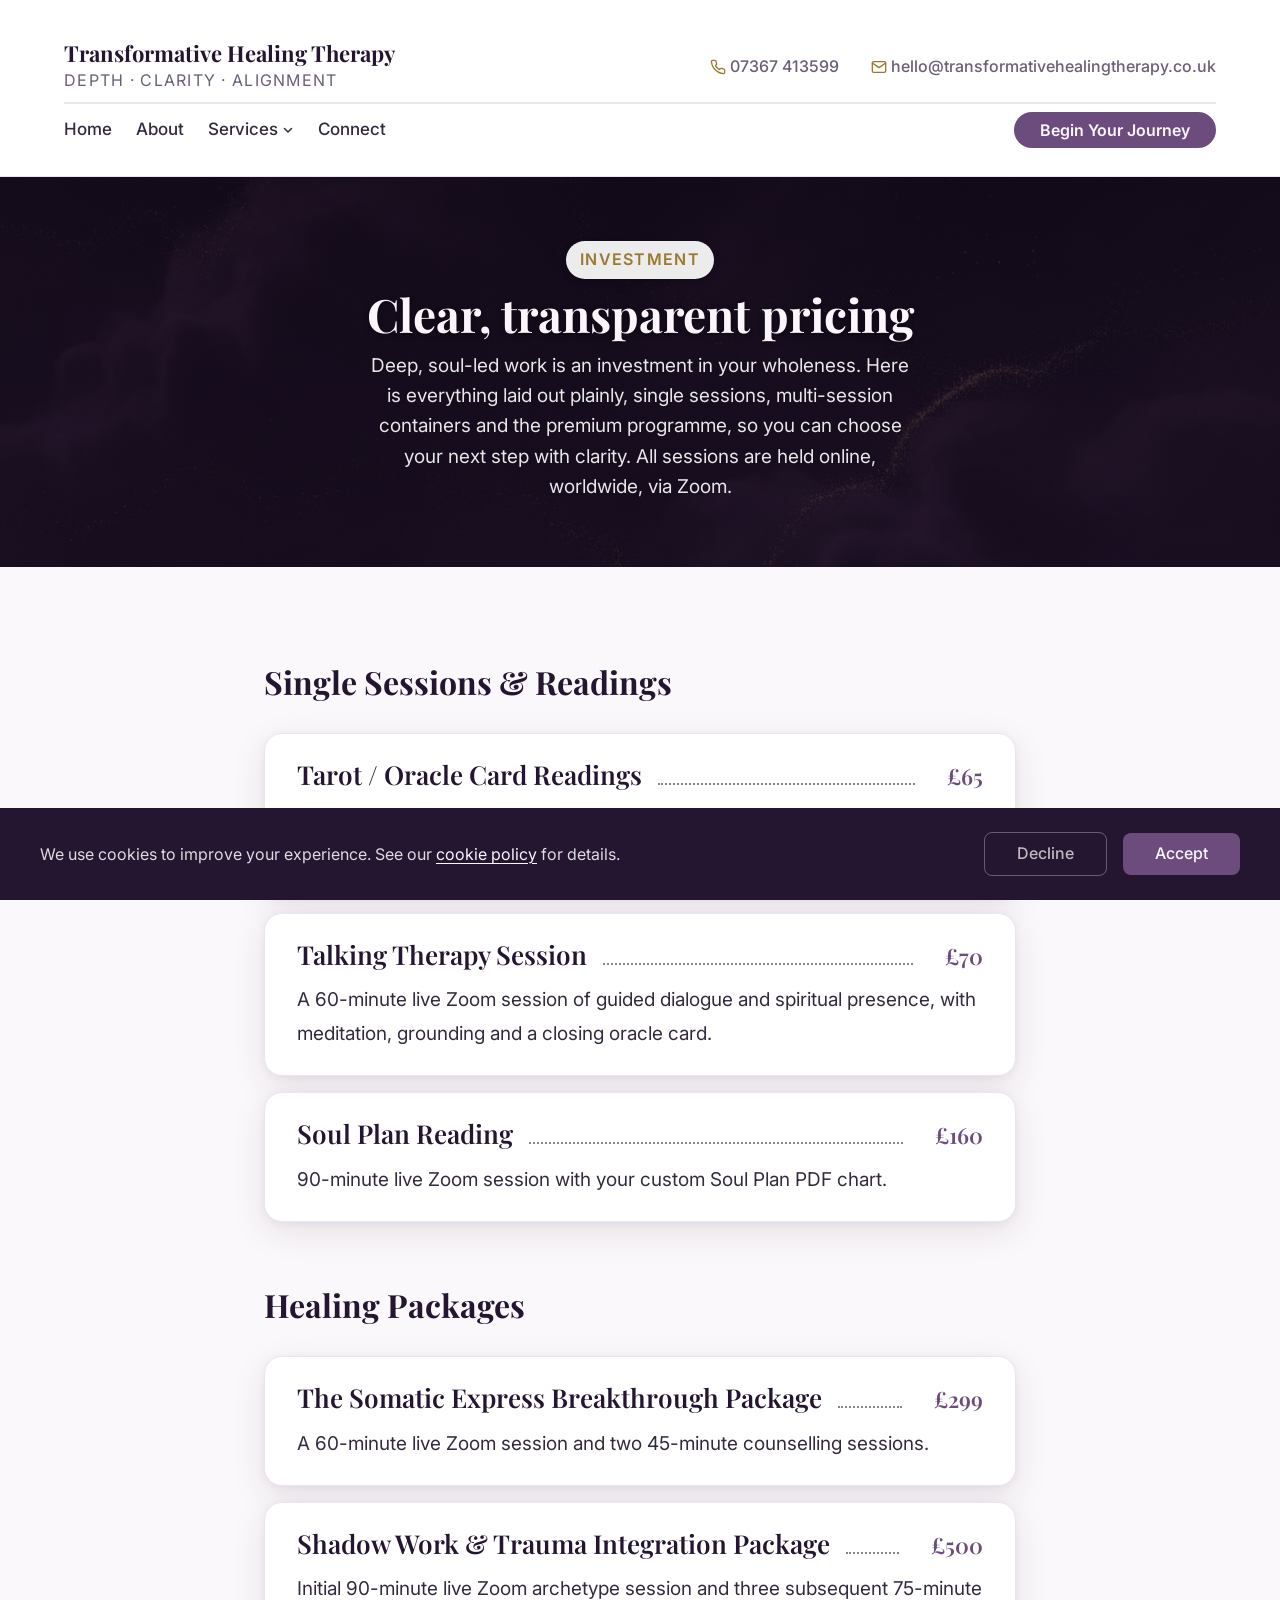
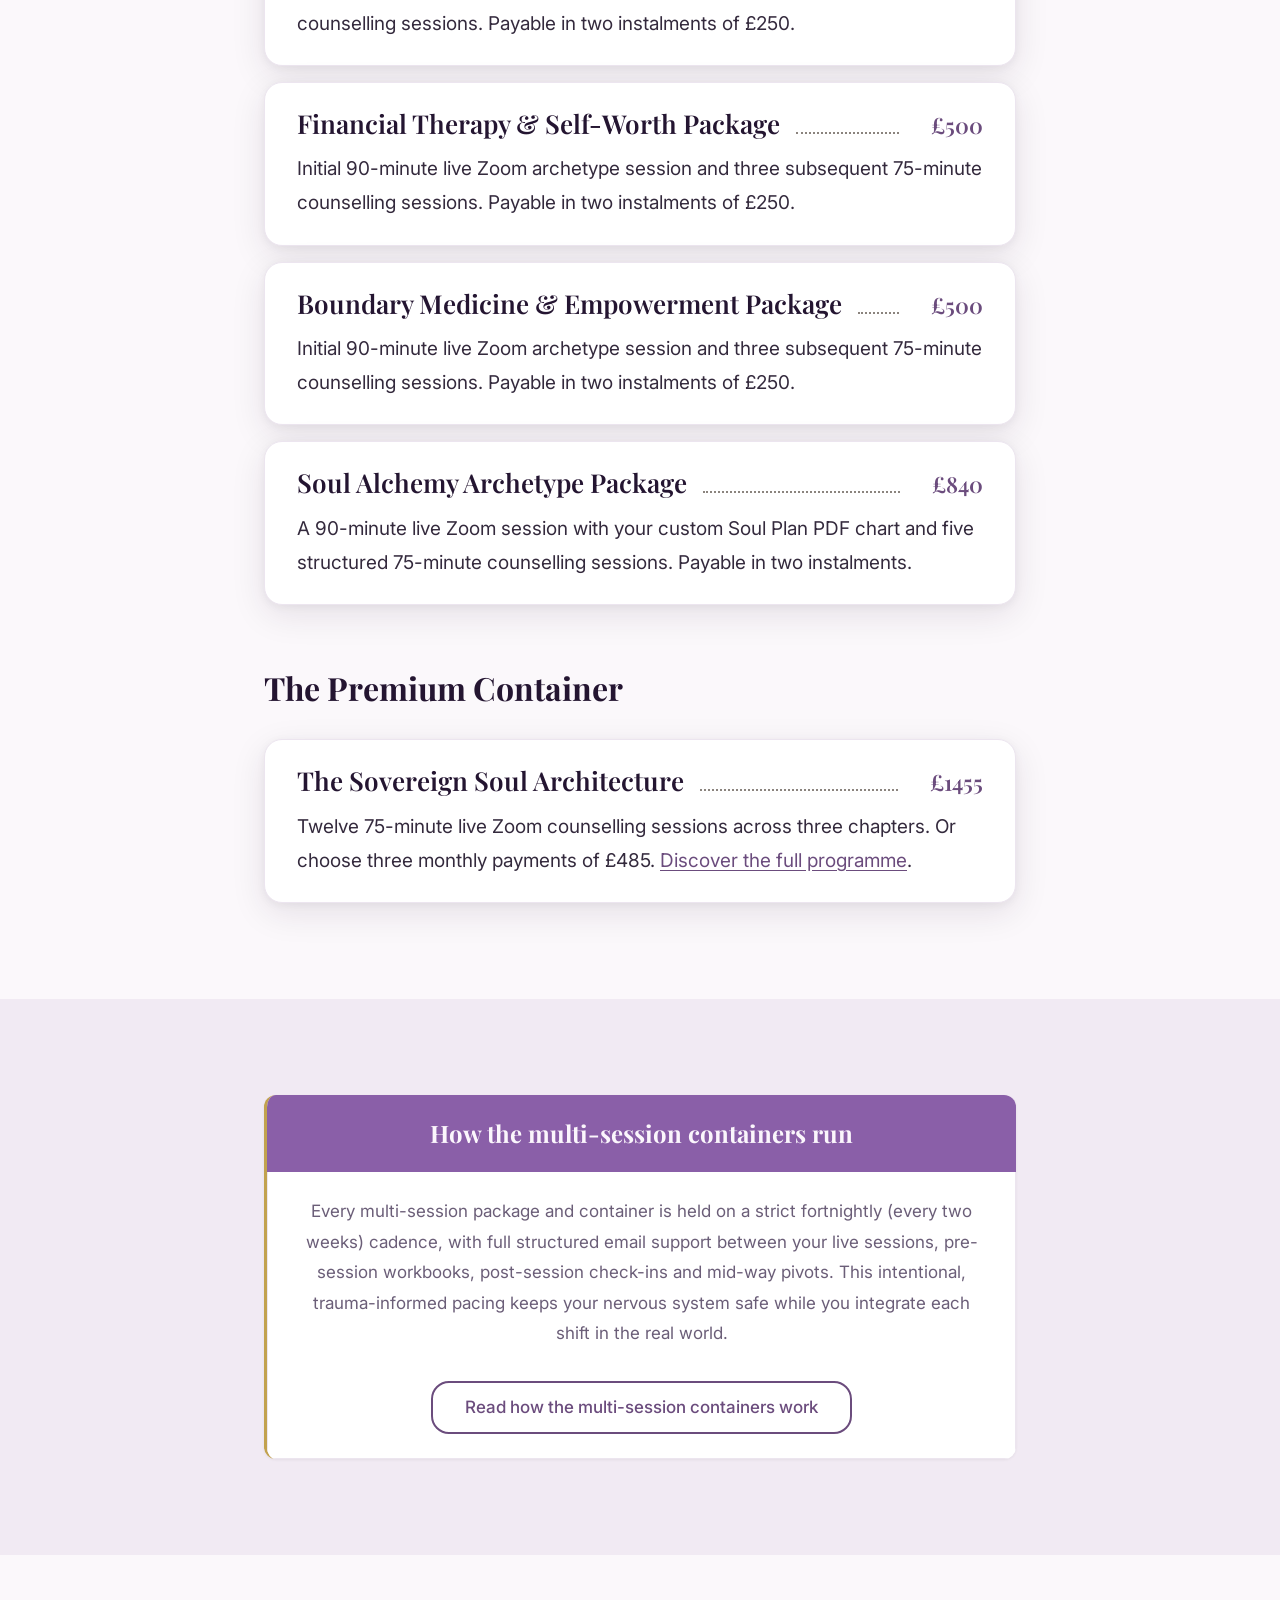
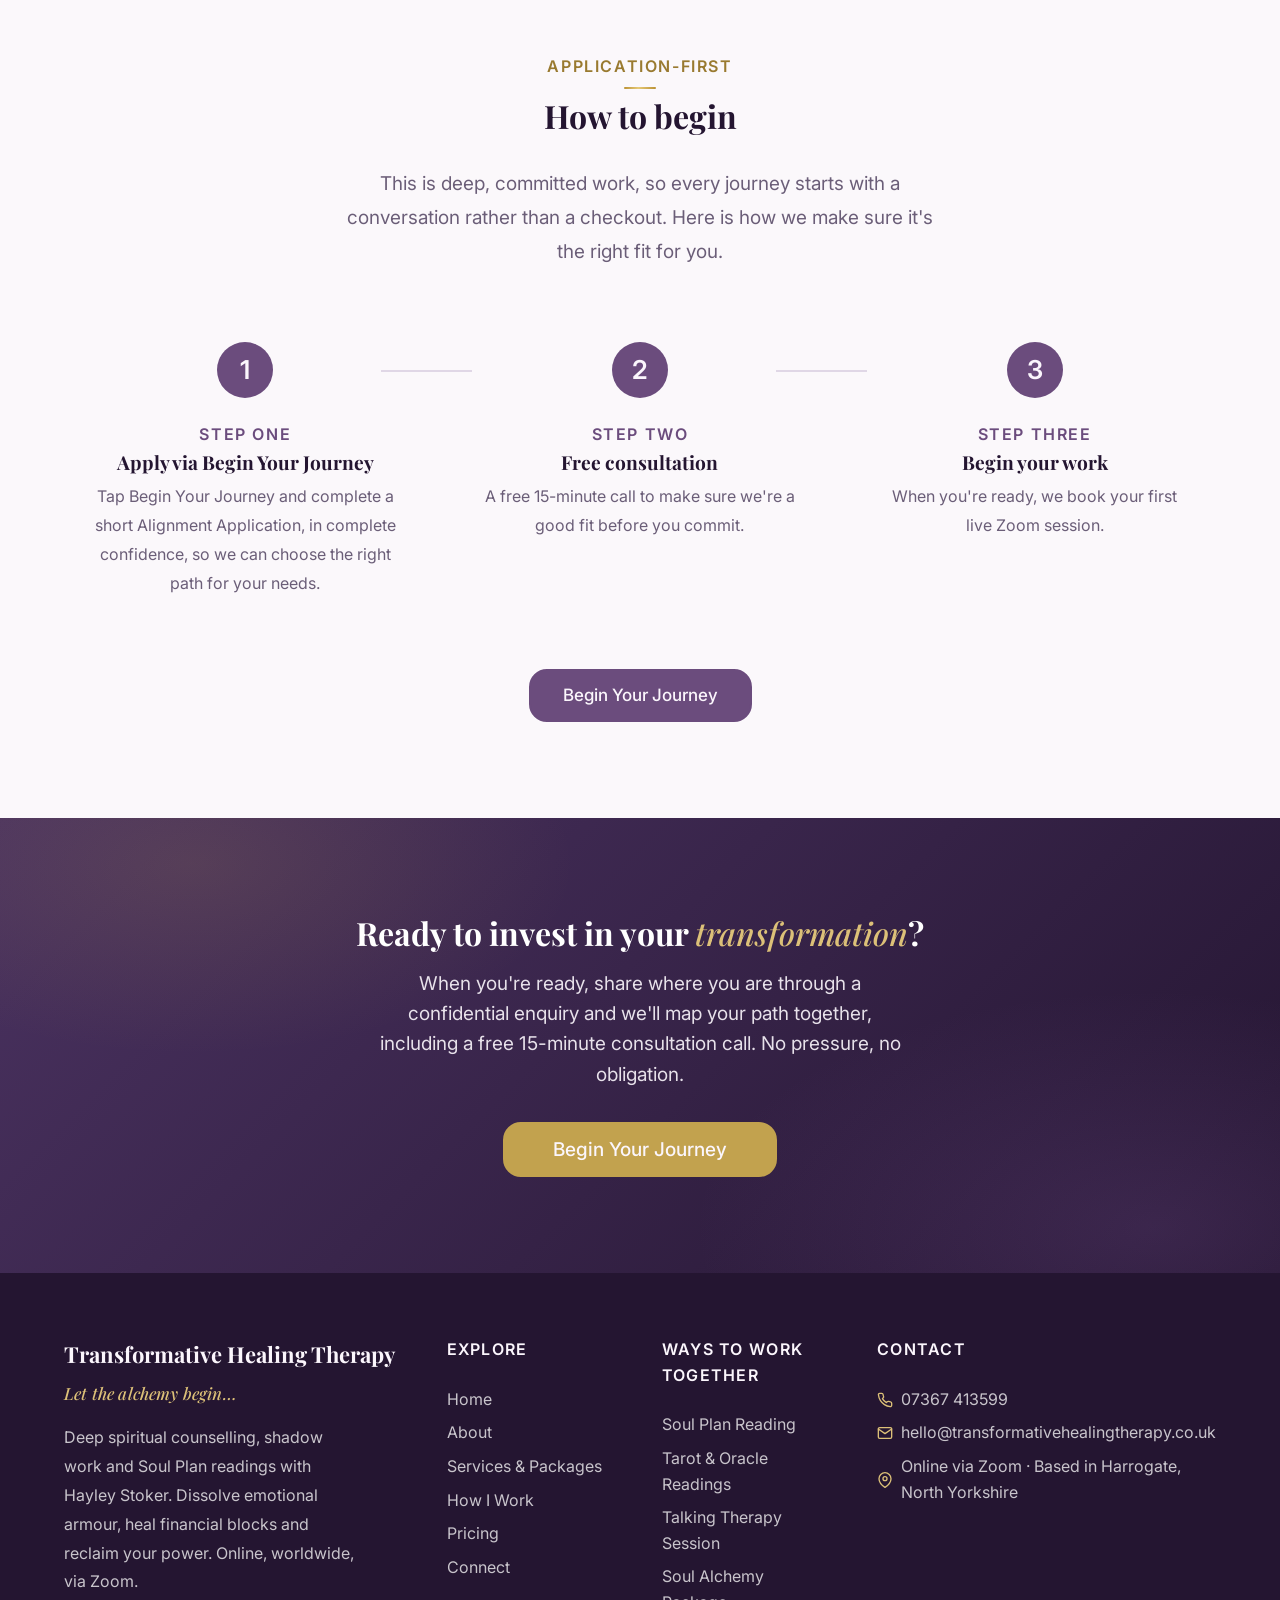
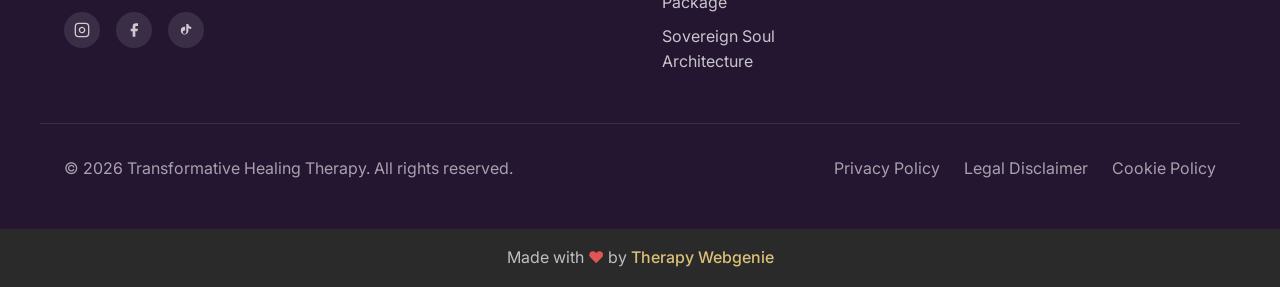
<file: pricing.html>
<!DOCTYPE html>
<html lang="en">
<head>
  <meta charset="UTF-8">
  <meta name="viewport" content="width=device-width, initial-scale=1.0">

  <title>Pricing - Readings &amp; Healing Packages | Transformative Healing Therapy</title>
  <meta name="description" content="Clear, transparent pricing for spiritual counselling, Soul Plan readings and shadow-work packages with Hayley Stoker. Single sessions from £65. Online via Zoom.">
  <meta name="author" content="Transformative Healing Therapy">
  <meta name="robots" content="max-image-preview:large">

  <link rel="canonical" href="https://www.transformativehealingtherapy.co.uk/pricing.html">

  <meta property="og:type" content="website">
  <meta property="og:url" content="https://www.transformativehealingtherapy.co.uk/pricing.html">
  <meta property="og:title" content="Pricing - Sessions, Readings &amp; Healing Packages">
  <meta property="og:description" content="Clear, transparent pricing for spiritual counselling, Soul Plan readings and shadow-work packages with Hayley Stoker. Online via Zoom.">
  <meta property="og:image" content="https://www.transformativehealingtherapy.co.uk/images/cta-bg.jpg">

  <meta name="twitter:card" content="summary_large_image">
  <meta name="twitter:title" content="Pricing - Sessions, Readings &amp; Healing Packages">
  <meta name="twitter:description" content="Clear, transparent pricing for spiritual counselling, Soul Plan readings and shadow-work packages with Hayley Stoker. Online via Zoom.">
  <meta name="twitter:image" content="https://www.transformativehealingtherapy.co.uk/images/cta-bg.jpg">

  <link rel="icon" href="images/favicon.png" type="image/png" sizes="96x96">
  <link rel="apple-touch-icon" href="images/apple-touch-icon.png">

  <link rel="preconnect" href="https://fonts.googleapis.com">
  <link rel="preconnect" href="https://fonts.gstatic.com" crossorigin>

  <link rel="stylesheet" href="css/base.css?v=1728">
  <link rel="stylesheet" href="css/components.css?v=1728">
  <link rel="stylesheet" href="css/theme.css?v=1728">

  <!-- PROFILE:schema -->
  <script type="application/ld+json">
  {
    "@context": "https://schema.org",
    "@type": "ProfessionalService",
    "name": "Transformative Healing Therapy",
    "description": "Spiritual counselling, shadow work, Soul Plan readings and EFT with Hayley Stoker. Online via Zoom.",
    "url": "https://www.transformativehealingtherapy.co.uk",
    "telephone": "07367 413599",
    "email": "hello@transformativehealingtherapy.co.uk",
    "areaServed": "United Kingdom",
    "address": {
      "@type": "PostalAddress",
      "addressLocality": "Harrogate",
      "addressRegion": "North Yorkshire",
      "addressCountry": "GB"
    },
    "image": "https://www.transformativehealingtherapy.co.uk/images/hayley-headshot.jpg",
    "priceRange": "££"
  }
  </script>
  <!-- /PROFILE:schema -->
<script type="application/ld+json" data-te-schema="1">
{
    "@context": "https://schema.org",
    "@graph": [
        {
            "@type": "BreadcrumbList",
            "@id": "https://www.transformativehealingtherapy.co.uk/pricing.html#breadcrumb",
            "itemListElement": [
                {
                    "@type": "ListItem",
                    "position": 1,
                    "name": "Home",
                    "item": "https://www.transformativehealingtherapy.co.uk/"
                },
                {
                    "@type": "ListItem",
                    "position": 2,
                    "name": "Services",
                    "item": "https://www.transformativehealingtherapy.co.uk/services.html"
                },
                {
                    "@type": "ListItem",
                    "position": 3,
                    "name": "Pricing",
                    "item": "https://www.transformativehealingtherapy.co.uk/pricing.html"
                }
            ]
        }
    ]
}
</script>

  <script type="application/ld+json">
  {
    "@context": "https://schema.org",
    "@type": "WebPage",
    "url": "https://www.transformativehealingtherapy.co.uk/pricing.html",
    "name": "Pricing - Transformative Healing Therapy",
    "primaryImageOfPage": {
      "@type": "ImageObject",
      "url": "https://www.transformativehealingtherapy.co.uk/images/cta-bg.jpg"
    },
    "mainEntity": {
      "@type": "Person",
      "name": "Hayley Stoker",
      "jobTitle": "Spiritual Counsellor & Soul Plan Practitioner",
      "image": "https://www.transformativehealingtherapy.co.uk/images/hayley-headshot.jpg",
      "worksFor": {
        "@type": "Organization",
        "name": "Transformative Healing Therapy"
      },
      "alumniOf": "BA (Hons) Psychology & Counselling",
      "knowsAbout": ["Shadow Work", "Soul Plan Reading", "EFT Tapping", "Spiritual Counselling", "Boundary Coaching"]
    }
  }
  </script>
<!-- BEACON -->
<script>(function(){try{var u="https:\/\/editmy.site\/api\/hit\/15";var d=JSON.stringify({p:location.pathname,r:document.referrer});if(navigator.sendBeacon){navigator.sendBeacon(u,d);}else{fetch(u,{method:"POST",keepalive:true,body:d});}}catch(e){}})();</script>
<!-- /BEACON -->
</head>
<body>

  <a href="#main" class="skip-link">Skip to main content</a>

  <!-- SECTION: nav -->
  <nav class="nav nav--two-tier" role="navigation" aria-label="Main navigation">
    <div class="container">
      <div class="nav__top">
        <a href="./" class="nav__brand nav__brand--inline">
          <!-- PROFILE:logo --><!-- /PROFILE:logo -->
          <div class="nav__brand-text">
            <span class="nav__name"><!-- PROFILE:site_title -->Transformative Healing Therapy<!-- /PROFILE:site_title --></span>
            <span class="nav__title"><!-- PROFILE:site_slogan -->Depth · Clarity · Alignment<!-- /PROFILE:site_slogan --></span>
          </div>
        </a>
        <div class="nav__contact">
          <div class="nav__contact-item">
            <svg xmlns="http://www.w3.org/2000/svg" viewBox="0 0 24 24" fill="none" stroke="currentColor" stroke-width="2" stroke-linecap="round" stroke-linejoin="round"><path d="M22 16.92v3a2 2 0 0 1-2.18 2 19.79 19.79 0 0 1-8.63-3.07 19.5 19.5 0 0 1-6-6 19.79 19.79 0 0 1-3.07-8.67A2 2 0 0 1 4.11 2h3a2 2 0 0 1 2 1.72c.127.96.361 1.903.7 2.81a2 2 0 0 1-.45 2.11L8.09 9.91a16 16 0 0 0 6 6l1.27-1.27a2 2 0 0 1 2.11-.45c.907.339 1.85.573 2.81.7A2 2 0 0 1 22 16.92z"></path></svg>
            <!-- PROFILE:phone_landline --><a href="tel:07367413599">07367 413599</a><!-- /PROFILE:phone_landline -->
          </div>
          <div class="nav__contact-item">
            <svg xmlns="http://www.w3.org/2000/svg" viewBox="0 0 24 24" fill="none" stroke="currentColor" stroke-width="2" stroke-linecap="round" stroke-linejoin="round"><path d="M4 4h16c1.1 0 2 .9 2 2v12c0 1.1-.9 2-2 2H4c-1.1 0-2-.9-2-2V6c0-1.1.9-2 2-2z"></path><polyline points="22,6 12,13 2,6"></polyline></svg>
            <!-- PROFILE:email --><a href="mailto:hello@transformativehealingtherapy.co.uk">hello@transformativehealingtherapy.co.uk</a><!-- /PROFILE:email -->
          </div>
        </div>
      </div>
      <div class="nav__bottom">
        <div class="nav__links">
          <a href="./" class="nav__link">Home</a>
          <a href="about.html" class="nav__link">About</a>
          <div class="nav__dropdown">
            <button class="nav__link nav__link--has-children" aria-expanded="false" aria-haspopup="true">Services <svg class="nav__chevron" width="12" height="12" viewBox="0 0 12 12" aria-hidden="true"><path d="M2.5 4.5L6 8l3.5-3.5" fill="none" stroke="currentColor" stroke-width="1.5" stroke-linecap="round" stroke-linejoin="round"/></svg></button>
            <div class="nav__dropdown-menu">
              <a href="services.html" class="nav__dropdown-link">Services &amp; Packages</a>
              <a href="sovereign-soul-architecture.html" class="nav__dropdown-link">The Sovereign Soul Architecture</a>
              <a href="how-i-work.html" class="nav__dropdown-link">How I Work</a>
              <a href="pricing.html" class="nav__dropdown-link nav__link--active">Pricing</a>
            </div>
          </div>
          <a href="connect.html" class="nav__link">Connect</a>
          <a href="connect.html" class="btn btn--primary nav__cta">Begin Your Journey</a>
        </div>
        <button class="nav__toggle" aria-label="Toggle menu" aria-expanded="false" aria-controls="mobile-menu">
          <span class="nav__toggle-bar"></span>
          <span class="nav__toggle-bar"></span>
          <span class="nav__toggle-bar"></span>
        </button>
      </div>
    </div>
    <div class="nav__mobile" id="mobile-menu" role="menu">
      <a href="./" class="nav__link" role="menuitem">Home</a>
      <a href="about.html" class="nav__link" role="menuitem">About</a>
      <div class="nav__mobile-group">
        <div class="nav__mobile-parent">
          <a href="services.html" class="nav__link" role="menuitem">Services</a>
          <button class="nav__mobile-expand" aria-label="Expand Services" aria-expanded="false"><svg class="nav__chevron" width="12" height="12" viewBox="0 0 12 12" aria-hidden="true"><path d="M2.5 4.5L6 8l3.5-3.5" fill="none" stroke="currentColor" stroke-width="1.5" stroke-linecap="round" stroke-linejoin="round"/></svg></button>
        </div>
        <div class="nav__mobile-children" role="menu" hidden>
          <a href="services.html" class="nav__link nav__link--child" role="menuitem">Services &amp; Packages</a>
          <a href="sovereign-soul-architecture.html" class="nav__link nav__link--child" role="menuitem">The Sovereign Soul Architecture</a>
          <a href="how-i-work.html" class="nav__link nav__link--child" role="menuitem">How I Work</a>
          <a href="pricing.html" class="nav__link nav__link--child nav__link--active" role="menuitem">Pricing</a>
        </div>
      </div>
      <a href="connect.html" class="nav__link" role="menuitem">Connect</a>
      <div class="nav__mobile-ctas">
        <a href="connect.html" class="btn btn--primary" role="menuitem">Begin Your Journey</a>
      </div>
      <div class="nav__mobile-contact">
        <div class="nav__contact-item">
          <svg xmlns="http://www.w3.org/2000/svg" viewBox="0 0 24 24" fill="none" stroke="currentColor" stroke-width="2" stroke-linecap="round" stroke-linejoin="round"><path d="M22 16.92v3a2 2 0 0 1-2.18 2 19.79 19.79 0 0 1-8.63-3.07 19.5 19.5 0 0 1-6-6 19.79 19.79 0 0 1-3.07-8.67A2 2 0 0 1 4.11 2h3a2 2 0 0 1 2 1.72c.127.96.361 1.903.7 2.81a2 2 0 0 1-.45 2.11L8.09 9.91a16 16 0 0 0 6 6l1.27-1.27a2 2 0 0 1 2.11-.45c.907.339 1.85.573 2.81.7A2 2 0 0 1 22 16.92z"></path></svg>
          <a href="tel:07367413599">07367 413599</a>
        </div>
        <div class="nav__contact-item">
          <svg xmlns="http://www.w3.org/2000/svg" viewBox="0 0 24 24" fill="none" stroke="currentColor" stroke-width="2" stroke-linecap="round" stroke-linejoin="round"><path d="M4 4h16c1.1 0 2 .9 2 2v12c0 1.1-.9 2-2 2H4c-1.1 0-2-.9-2-2V6c0-1.1.9-2 2-2z"></path><polyline points="22,6 12,13 2,6"></polyline></svg>
          <a href="mailto:hello@transformativehealingtherapy.co.uk">hello@transformativehealingtherapy.co.uk</a>
        </div>
      </div>
    </div>
  </nav>
  <!-- /SECTION: nav -->

  <!-- Compact scroll header -->
  <div class="nav-scroll" aria-hidden="true">
    <div class="container nav-scroll__inner">
      <div class="nav-scroll__brand">
        <span class="nav-scroll__name">Transformative Healing Therapy</span>
        <span class="nav-scroll__title">Depth · Clarity · Alignment</span>
      </div>
      <div class="nav-scroll__right">
        <a href="tel:07367413599" class="nav-scroll__phone">
          <svg xmlns="http://www.w3.org/2000/svg" viewBox="0 0 24 24" fill="none" stroke="currentColor" stroke-width="2" stroke-linecap="round" stroke-linejoin="round"><path d="M22 16.92v3a2 2 0 0 1-2.18 2 19.79 19.79 0 0 1-8.63-3.07 19.5 19.5 0 0 1-6-6 19.79 19.79 0 0 1-3.07-8.67A2 2 0 0 1 4.11 2h3a2 2 0 0 1 2 1.72c.127.96.361 1.903.7 2.81a2 2 0 0 1-.45 2.11L8.09 9.91a16 16 0 0 0 6 6l1.27-1.27a2 2 0 0 1 2.11-.45c.907.339 1.85.573 2.81.7A2 2 0 0 1 22 16.92z"></path></svg>
          07367 413599
        </a>
        <a href="tel:07367413599" class="nav-scroll__phone-icon" aria-label="Call Hayley">
          <svg xmlns="http://www.w3.org/2000/svg" viewBox="0 0 24 24" fill="none" stroke="currentColor" stroke-width="2" stroke-linecap="round" stroke-linejoin="round"><path d="M22 16.92v3a2 2 0 0 1-2.18 2 19.79 19.79 0 0 1-8.63-3.07 19.5 19.5 0 0 1-6-6 19.79 19.79 0 0 1-3.07-8.67A2 2 0 0 1 4.11 2h3a2 2 0 0 1 2 1.72c.127.96.361 1.903.7 2.81a2 2 0 0 1-.45 2.11L8.09 9.91a16 16 0 0 0 6 6l1.27-1.27a2 2 0 0 1 2.11-.45c.907.339 1.85.573 2.81.7A2 2 0 0 1 22 16.92z"></path></svg>
        </a>
        <button class="nav-scroll__toggle" aria-label="Toggle menu">
          <span class="nav-scroll__toggle-bar"></span>
          <span class="nav-scroll__toggle-bar"></span>
          <span class="nav-scroll__toggle-bar"></span>
        </button>
      </div>
    </div>
  </div>

  <main id="main">

    <!-- SECTION: page-header -->
    <section class="page-header page-header--image" style="background-image: url('images/page-header.jpg')">
      <div class="container">
        <span class="section-label">Investment</span>
        <h1>Clear, transparent pricing</h1>
        <p>Deep, soul-led work is an investment in your wholeness. Here is everything laid out plainly, single sessions, multi-session containers and the premium programme, so you can choose your next step with clarity. All sessions are held online, worldwide, via Zoom.</p>
      </div>
    </section>
    <!-- /SECTION: page-header -->

    <!-- SECTION: price-menu -->
    <section class="section reveal">
      <div class="container container--narrow">

        <h2>Single Sessions &amp; Readings</h2>
        <div class="treatment-list">
          <div class="treatment-list__item">
            <div class="treatment-list__head">
              <h3 class="treatment-list__title">Tarot / Oracle Card Readings</h3>
              <span class="treatment-list__price">£65</span>
            </div>
            <p class="treatment-list__summary">Private 60-minute live Zoom session focusing on your area of interest, with channelled spirit guidance.</p>
          </div>
          <div class="treatment-list__item">
            <div class="treatment-list__head">
              <h3 class="treatment-list__title">Talking Therapy Session</h3>
              <span class="treatment-list__price">£70</span>
            </div>
            <p class="treatment-list__summary">A 60-minute live Zoom session of guided dialogue and spiritual presence, with meditation, grounding and a closing oracle card.</p>
          </div>
          <div class="treatment-list__item">
            <div class="treatment-list__head">
              <h3 class="treatment-list__title">Soul Plan Reading</h3>
              <span class="treatment-list__price">£160</span>
            </div>
            <p class="treatment-list__summary">90-minute live Zoom session with your custom Soul Plan PDF chart.</p>
          </div>
        </div>

        <h2>Healing Packages</h2>
        <div class="treatment-list">
          <div class="treatment-list__item">
            <div class="treatment-list__head">
              <h3 class="treatment-list__title">The Somatic Express Breakthrough Package</h3>
              <span class="treatment-list__price">£299</span>
            </div>
            <p class="treatment-list__summary">A 60-minute live Zoom session and two 45-minute counselling sessions.</p>
          </div>
          <div class="treatment-list__item">
            <div class="treatment-list__head">
              <h3 class="treatment-list__title">Shadow Work &amp; Trauma Integration Package</h3>
              <span class="treatment-list__price">£500</span>
            </div>
            <p class="treatment-list__summary">Initial 90-minute live Zoom archetype session and three subsequent 75-minute counselling sessions. Payable in two instalments of £250.</p>
          </div>
          <div class="treatment-list__item">
            <div class="treatment-list__head">
              <h3 class="treatment-list__title">Financial Therapy &amp; Self-Worth Package</h3>
              <span class="treatment-list__price">£500</span>
            </div>
            <p class="treatment-list__summary">Initial 90-minute live Zoom archetype session and three subsequent 75-minute counselling sessions. Payable in two instalments of £250.</p>
          </div>
          <div class="treatment-list__item">
            <div class="treatment-list__head">
              <h3 class="treatment-list__title">Boundary Medicine &amp; Empowerment Package</h3>
              <span class="treatment-list__price">£500</span>
            </div>
            <p class="treatment-list__summary">Initial 90-minute live Zoom archetype session and three subsequent 75-minute counselling sessions. Payable in two instalments of £250.</p>
          </div>
          <div class="treatment-list__item">
            <div class="treatment-list__head">
              <h3 class="treatment-list__title">Soul Alchemy Archetype Package</h3>
              <span class="treatment-list__price">£840</span>
            </div>
            <p class="treatment-list__summary">A 90-minute live Zoom session with your custom Soul Plan PDF chart and five structured 75-minute counselling sessions. Payable in two instalments.</p>
          </div>
        </div>

        <h2>The Premium Container</h2>
        <div class="treatment-list">
          <div class="treatment-list__item">
            <div class="treatment-list__head">
              <h3 class="treatment-list__title"><a href="sovereign-soul-architecture.html">The Sovereign Soul Architecture</a></h3>
              <span class="treatment-list__price">£1455</span>
            </div>
            <p class="treatment-list__summary">Twelve 75-minute live Zoom counselling sessions across three chapters. Or choose three monthly payments of £485. <a href="sovereign-soul-architecture.html">Discover the full programme</a>.</p>
          </div>
        </div>

      </div>
    </section>
    <!-- /SECTION: price-menu -->

    <!-- SECTION: cadence -->
    <section class="section section--alt reveal">
      <div class="container container--narrow">
        <div class="highlight-box highlight-box--accent">
          <div class="highlight-box__heading">
            <h2>How the multi-session containers run</h2>
          </div>
          <div class="highlight-box__content">
            <p>Every multi-session package and container is held on a strict fortnightly (every two weeks) cadence, with full structured email support between your live sessions, pre-session workbooks, post-session check-ins and mid-way pivots. This intentional, trauma-informed pacing keeps your nervous system safe while you integrate each shift in the real world.</p>
            <a href="container-timeline.html" class="btn btn--secondary">Read how the multi-session containers work</a>
          </div>
        </div>
      </div>
    </section>
    <!-- /SECTION: cadence -->

    <!-- SECTION: how-to-begin -->
    <section class="section reveal">
      <div class="container container--narrow text-center">
        <span class="section-label">Application-First</span>
        <h2>How to begin</h2>
        <p class="section-subtitle">This is deep, committed work, so every journey starts with a conversation rather than a checkout. Here is how we make sure it's the right fit for you.</p>
      </div>
      <div class="container">
        <div class="steps steps--connected reveal reveal-trigger">
          <div class="step">
            <div class="step__number">1</div>
            <span class="step__label">Step One</span>
            <h3 class="step__title">Apply via Begin Your Journey</h3>
            <p class="step__text">Tap Begin Your Journey and complete a short Alignment Application, in complete confidence, so we can choose the right path for your needs.</p>
          </div>
          <div class="step">
            <div class="step__number">2</div>
            <span class="step__label">Step Two</span>
            <h3 class="step__title">Free consultation</h3>
            <p class="step__text">A free 15-minute call to make sure we're a good fit before you commit.</p>
          </div>
          <div class="step">
            <div class="step__number">3</div>
            <span class="step__label">Step Three</span>
            <h3 class="step__title">Begin your work</h3>
            <p class="step__text">When you're ready, we book your first live Zoom session.</p>
          </div>
        </div>
        <div class="text-center section-footer">
          <a href="connect.html" class="btn btn--primary">Begin Your Journey</a>
        </div>
      </div>
    </section>
    <!-- /SECTION: how-to-begin -->

    <!-- SECTION: cta -->
    <section class="section cta-banner reveal">
      <div class="container text-center">
        <h2>Ready to invest in your <em>transformation</em>?</h2>
        <p>When you're ready, share where you are through a confidential enquiry and we'll map your path together, including a free 15-minute consultation call. No pressure, no obligation.</p>
        <div class="cta-banner__buttons">
          <a href="connect.html" class="btn btn--accent">Begin Your Journey</a>
        </div>
      </div>
    </section>
    <!-- /SECTION: cta -->

  </main>

  <!-- SECTION: footer -->
  <footer class="footer">
    <div class="container footer__inner">
      <div class="footer__brand">
        <p class="footer__brand-name">Transformative Healing Therapy</p>
        <p class="brand-tagline footer__tagline">Let the alchemy begin&hellip;</p>
        <p class="footer__brand-text">Deep spiritual counselling, shadow work and Soul Plan readings with Hayley Stoker. Dissolve emotional armour, heal financial blocks and reclaim your power. Online, worldwide, via Zoom.</p>
        <div class="footer__social">
          <a href="https://www.instagram.com/transformativehealing_therapy/" class="footer__social-link" target="_blank" rel="noopener" aria-label="Instagram">
            <svg viewBox="0 0 24 24" fill="none" stroke="currentColor" stroke-width="2" aria-hidden="true"><rect x="2" y="2" width="20" height="20" rx="5" ry="5"></rect><path d="M16 11.37A4 4 0 1 1 12.63 8 4 4 0 0 1 16 11.37z"></path><line x1="17.5" y1="6.5" x2="17.51" y2="6.5"></line></svg>
          </a>
          <a href="https://www.facebook.com/share/1Ay3a9zaSt/" class="footer__social-link" target="_blank" rel="noopener" aria-label="Facebook">
            <svg viewBox="0 0 24 24" fill="currentColor" aria-hidden="true"><path d="M18 2h-3a5 5 0 0 0-5 5v3H7v4h3v8h4v-8h3l1-4h-4V7a1 1 0 0 1 1-1h3z"></path></svg>
          </a>
          <a href="https://www.tiktok.com/@the_alchemist52" class="footer__social-link" target="_blank" rel="noopener" aria-label="TikTok">
            <svg viewBox="0 0 24 24" fill="currentColor" aria-hidden="true"><path d="M16.6 5.82A4.28 4.28 0 0 1 15.54 3h-3.09v12.4a2.59 2.59 0 0 1-2.59 2.5 2.59 2.59 0 0 1-2.59-2.59 2.59 2.59 0 0 1 3.44-2.44V7.3a5.7 5.7 0 0 0-.85-.06A5.68 5.68 0 0 0 4.2 12.9a5.68 5.68 0 0 0 9.79 3.95 5.62 5.62 0 0 0 1.57-3.94V9.01a7.34 7.34 0 0 0 4.28 1.37V7.3a4.29 4.29 0 0 1-3.24-1.48z"></path></svg>
          </a>
        </div>
      </div>
      <div class="footer__col">
        <p class="footer__heading">Explore</p>
        <div class="footer__links">
          <a href="./" class="footer__link">Home</a>
          <a href="about.html" class="footer__link">About</a>
          <a href="services.html" class="footer__link">Services &amp; Packages</a>
          <a href="how-i-work.html" class="footer__link">How I Work</a>
          <a href="pricing.html" class="footer__link">Pricing</a>
          <a href="connect.html" class="footer__link">Connect</a>
        </div>
      </div>
      <div class="footer__col">
        <p class="footer__heading">Ways to Work Together</p>
        <div class="footer__links">
          <a href="services.html#soul-plan" class="footer__link">Soul Plan Reading</a>
          <a href="services.html#tarot" class="footer__link">Tarot &amp; Oracle Readings</a>
          <a href="services.html#talking-therapy" class="footer__link">Talking Therapy Session</a>
          <a href="services.html#soul-alchemy" class="footer__link">Soul Alchemy Package</a>
          <a href="sovereign-soul-architecture.html" class="footer__link">Sovereign Soul Architecture</a>
        </div>
      </div>
      <div class="footer__col">
        <p class="footer__heading">Contact</p>
        <div class="footer__contact-item">
          <svg xmlns="http://www.w3.org/2000/svg" viewBox="0 0 24 24" fill="none" stroke="currentColor" stroke-width="2" stroke-linecap="round" stroke-linejoin="round"><path d="M22 16.92v3a2 2 0 0 1-2.18 2 19.79 19.79 0 0 1-8.63-3.07 19.5 19.5 0 0 1-6-6 19.79 19.79 0 0 1-3.07-8.67A2 2 0 0 1 4.11 2h3a2 2 0 0 1 2 1.72 12.84 12.84 0 0 0 .7 2.81 2 2 0 0 1-.45 2.11L8.09 9.91a16 16 0 0 0 6 6l1.27-1.27a2 2 0 0 1 2.11-.45 12.84 12.84 0 0 0 2.81.7A2 2 0 0 1 22 16.92z"></path></svg>
          <!-- PROFILE:phone_landline --><a href="tel:07367413599">07367 413599</a><!-- /PROFILE:phone_landline -->
        </div>
        <div class="footer__contact-item">
          <svg xmlns="http://www.w3.org/2000/svg" viewBox="0 0 24 24" fill="none" stroke="currentColor" stroke-width="2" stroke-linecap="round" stroke-linejoin="round"><path d="M4 4h16c1.1 0 2 .9 2 2v12c0 1.1-.9 2-2 2H4c-1.1 0-2-.9-2-2V6c0-1.1.9-2 2-2z"></path><polyline points="22,6 12,13 2,6"></polyline></svg>
          <!-- PROFILE:email --><a href="mailto:hello@transformativehealingtherapy.co.uk">hello@transformativehealingtherapy.co.uk</a><!-- /PROFILE:email -->
        </div>
        <div class="footer__contact-item">
          <svg xmlns="http://www.w3.org/2000/svg" viewBox="0 0 24 24" fill="none" stroke="currentColor" stroke-width="2" stroke-linecap="round" stroke-linejoin="round"><path d="M21 10c0 7-9 13-9 13s-9-6-9-13a9 9 0 0 1 18 0z"></path><circle cx="12" cy="10" r="3"></circle></svg>
          <!-- PROFILE:address --><span>Online via Zoom · Based in Harrogate, North Yorkshire</span><!-- /PROFILE:address -->
        </div>
      </div>
    </div>
    <div class="container footer__bottom">
      <p class="footer__copyright">&copy; <script>document.write(new Date().getFullYear())</script> Transformative Healing Therapy. All rights reserved.</p>
      <div class="footer__legal">
        <a href="privacy.html">Privacy Policy</a>
        <a href="privacy.html#disclaimer">Legal Disclaimer</a>
        <a href="cookies-policy.html">Cookie Policy</a>
      </div>
    </div>
  </footer>
  <!-- /SECTION: footer -->

  <div class="site-credit">
    <p>Made with <span class="site-credit__heart" aria-label="love">&#10084;</span> by <a href="https://www.therapywebgenie.com" target="_blank" rel="noopener">Therapy Webgenie</a></p>
  </div>

  <!-- Cookie Consent -->
  <div class="cookie-banner" role="dialog" aria-label="Cookie consent">
    <div class="cookie-banner__inner">
      <p class="cookie-banner__text">We use cookies to improve your experience. See our <a href="cookies-policy.html">cookie policy</a> for details.</p>
      <div class="cookie-banner__buttons"><button class="cookie-banner__accept">Accept</button><button class="cookie-banner__decline">Decline</button></div>
    </div>
  </div>

  <!-- Back to Top -->
  <button class="back-to-top" aria-label="Back to top">
    <svg xmlns="http://www.w3.org/2000/svg" viewBox="0 0 24 24" fill="none" stroke="currentColor" stroke-width="2" stroke-linecap="round" stroke-linejoin="round"><polyline points="18 15 12 9 6 15"></polyline></svg>
  </button>

  <script src="js/main.js"></script>
</body>
</html>
</file>
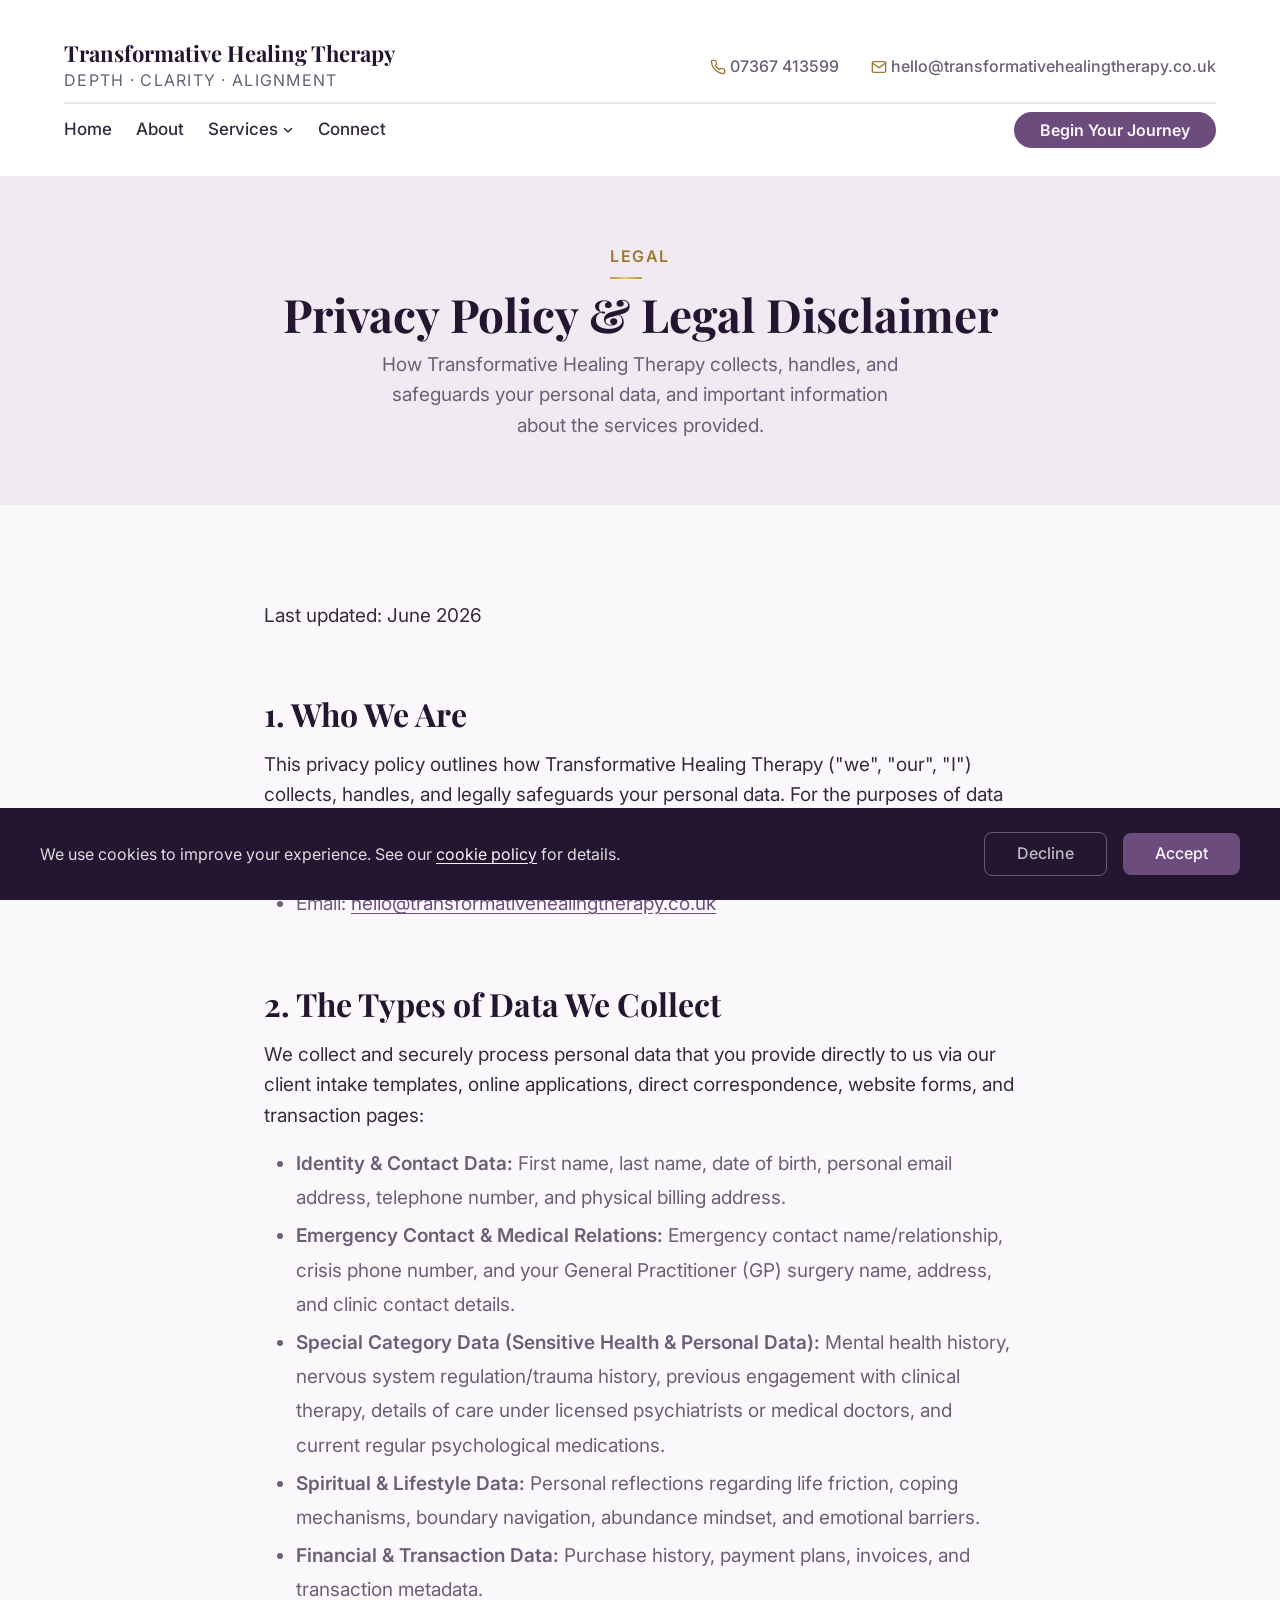
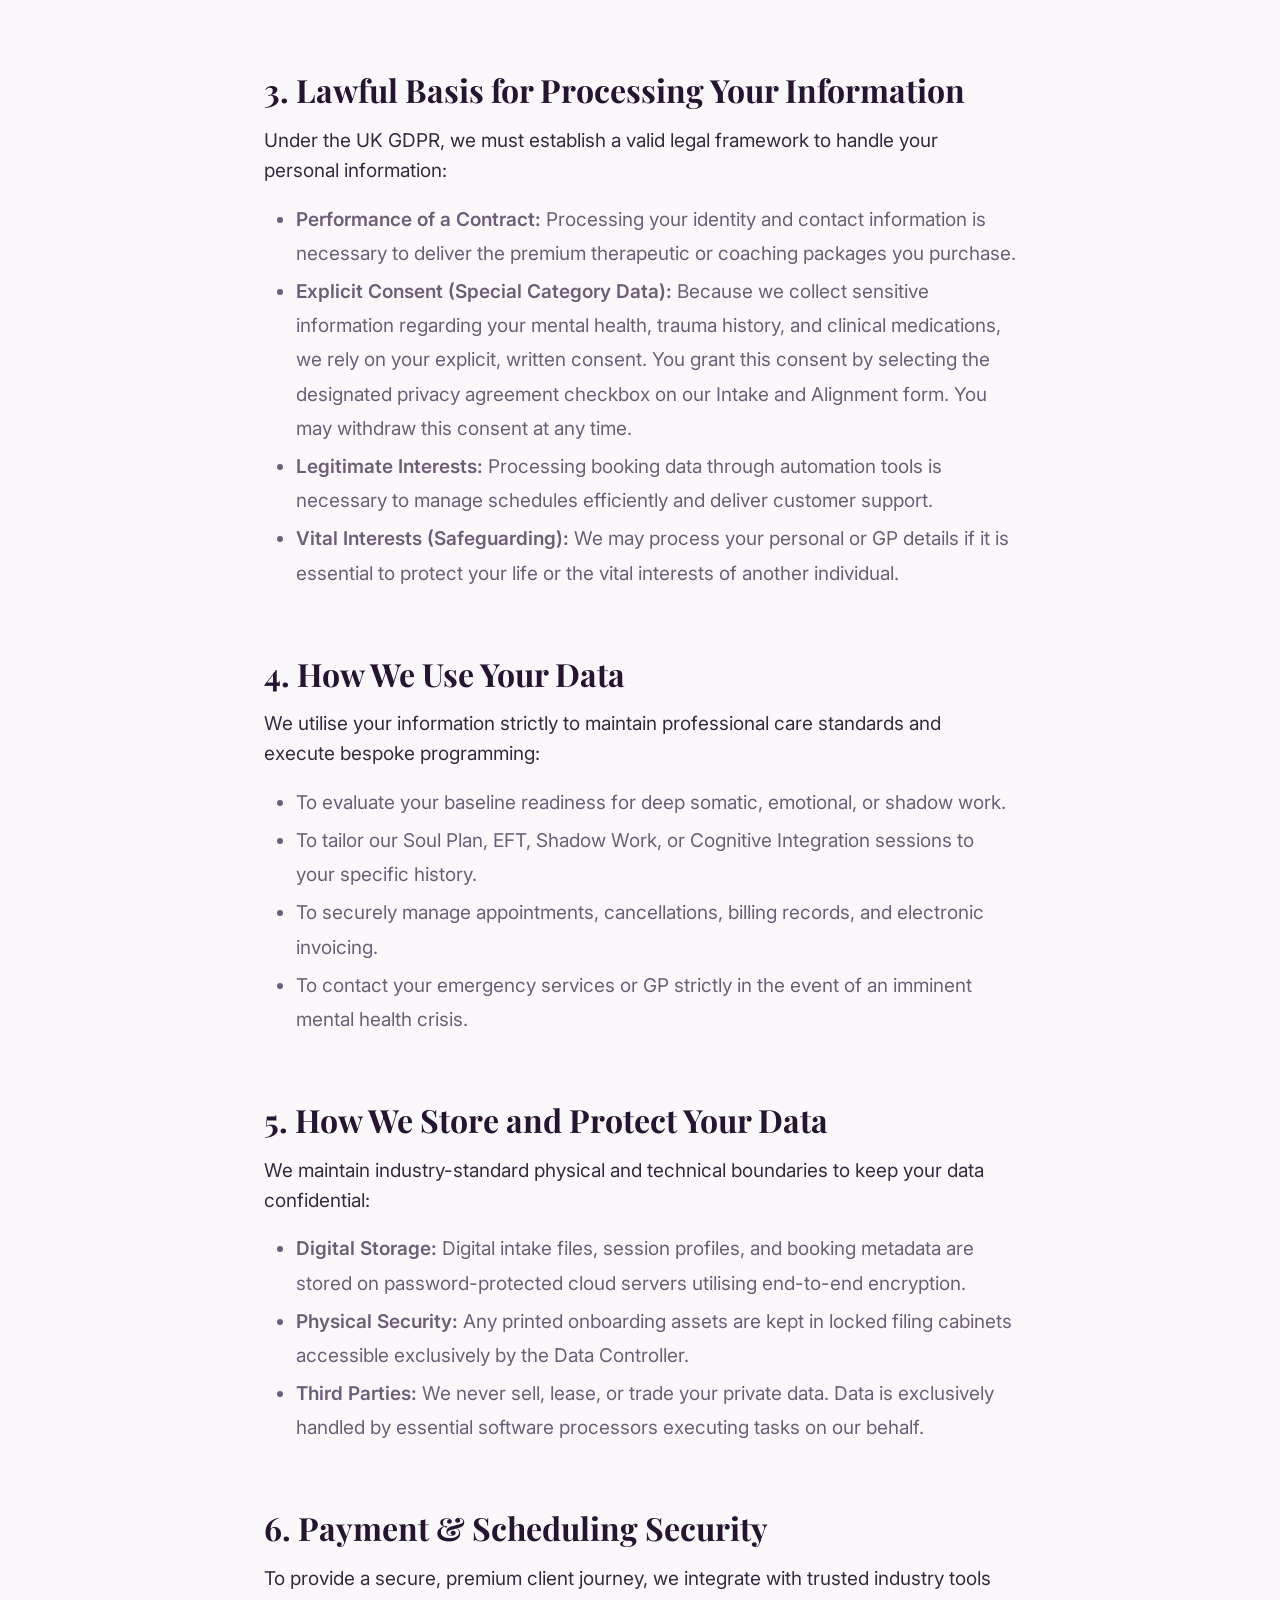
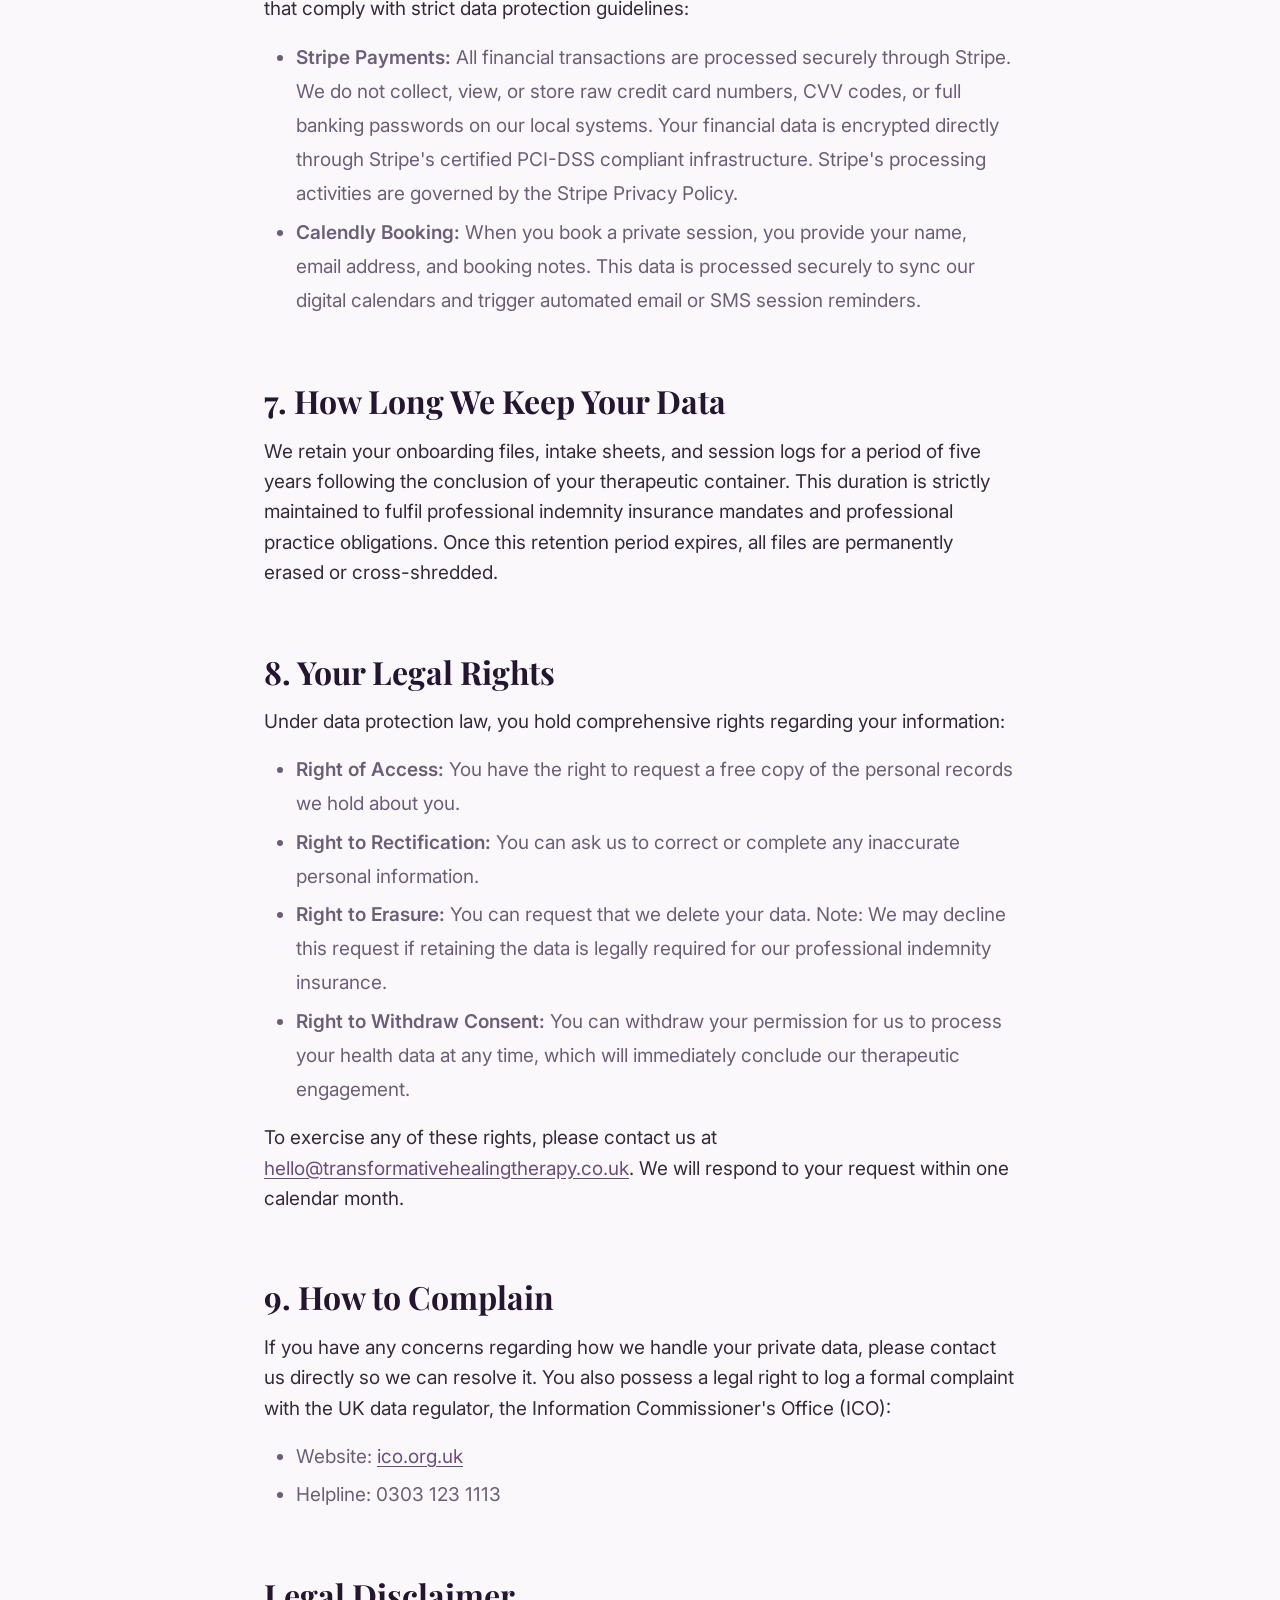
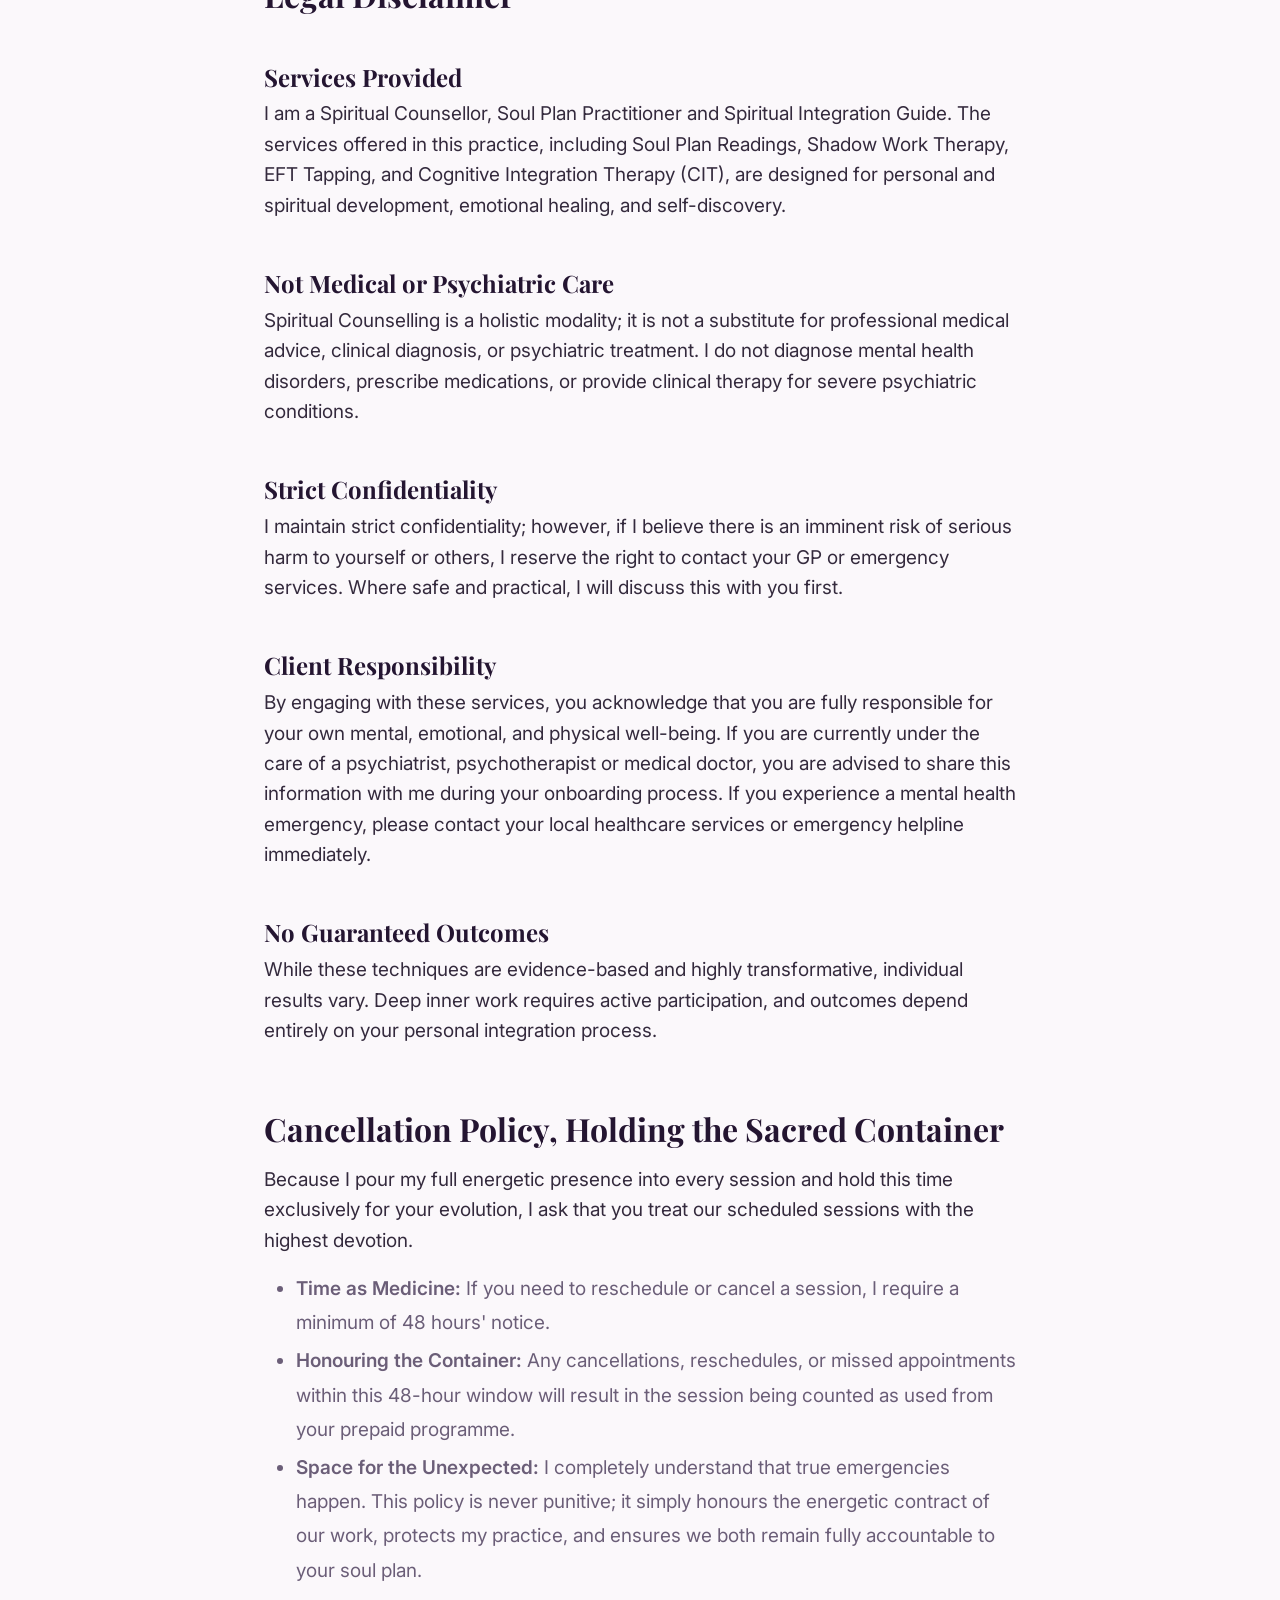
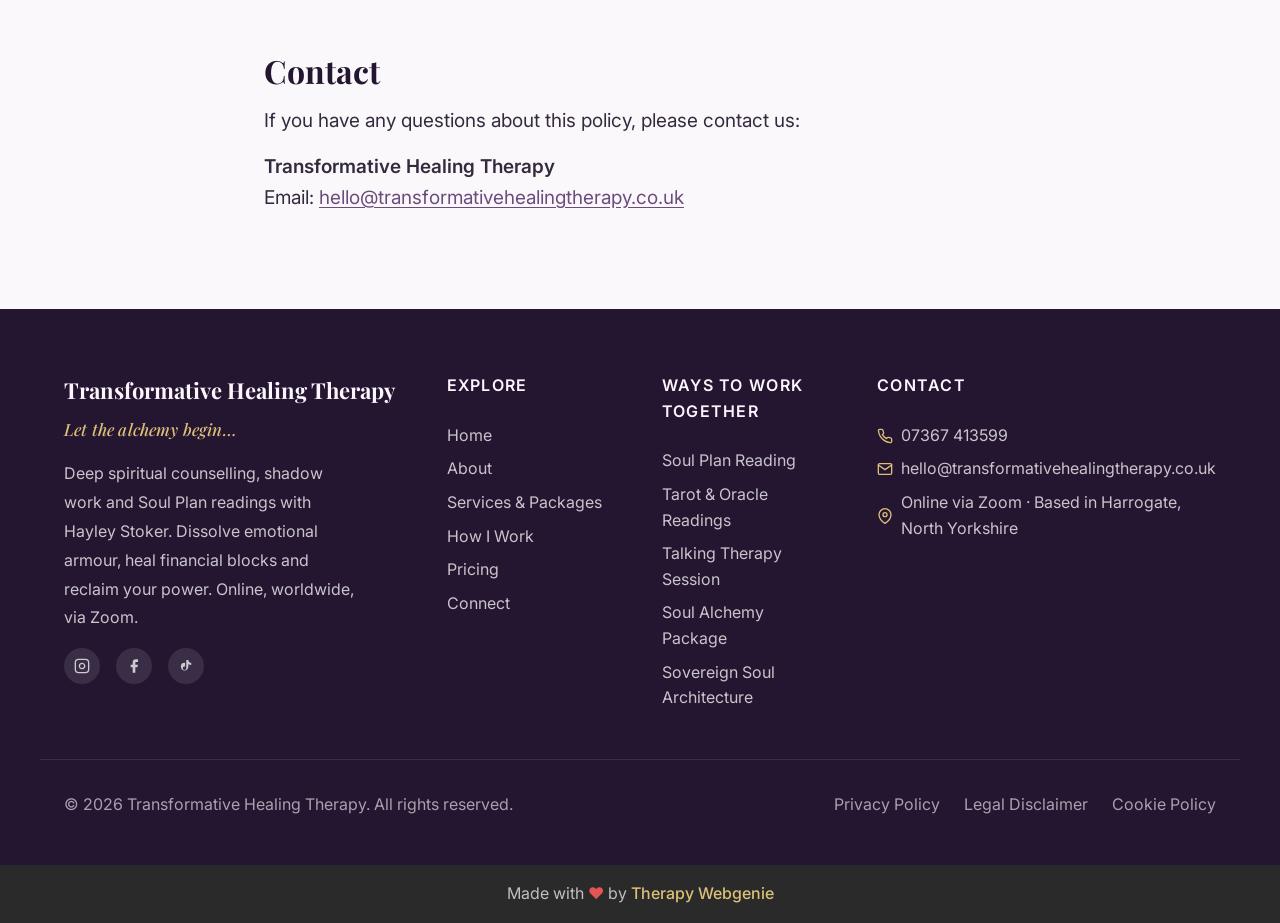
<file: privacy.html>
<!DOCTYPE html>
<html lang="en">
<head>
  <meta charset="UTF-8">
  <meta name="viewport" content="width=device-width, initial-scale=1.0">
  <meta name="description" content="Privacy policy and legal disclaimer for Transformative Healing Therapy (Hayley Stoker).">
  <meta name="robots" content="noindex">
  <title>Privacy Policy &amp; Legal Disclaimer - Transformative Healing Therapy</title>

  <link rel="icon" href="images/favicon.png" type="image/png" sizes="96x96">
  <link rel="apple-touch-icon" href="images/apple-touch-icon.png">

  <link rel="preconnect" href="https://fonts.googleapis.com">
  <link rel="preconnect" href="https://fonts.gstatic.com" crossorigin>

  <link rel="stylesheet" href="css/base.css?v=1728">
  <link rel="stylesheet" href="css/components.css?v=1728">
  <link rel="stylesheet" href="css/theme.css?v=1728">
<!-- BEACON -->
<script>(function(){try{var u="https:\/\/editmy.site\/api\/hit\/15";var d=JSON.stringify({p:location.pathname,r:document.referrer});if(navigator.sendBeacon){navigator.sendBeacon(u,d);}else{fetch(u,{method:"POST",keepalive:true,body:d});}}catch(e){}})();</script>
<!-- /BEACON -->
</head>
<body>

  <a href="#main" class="skip-link">Skip to main content</a>

  <!-- SECTION: nav -->
  <nav class="nav nav--two-tier" role="navigation" aria-label="Main navigation">
    <div class="container">
      <div class="nav__top">
        <a href="./" class="nav__brand nav__brand--inline">
          <!-- PROFILE:logo --><!-- /PROFILE:logo -->
          <div class="nav__brand-text">
            <span class="nav__name"><!-- PROFILE:site_title -->Transformative Healing Therapy<!-- /PROFILE:site_title --></span>
            <span class="nav__title"><!-- PROFILE:site_slogan -->Depth · Clarity · Alignment<!-- /PROFILE:site_slogan --></span>
          </div>
        </a>
        <div class="nav__contact">
          <div class="nav__contact-item">
            <svg xmlns="http://www.w3.org/2000/svg" viewBox="0 0 24 24" fill="none" stroke="currentColor" stroke-width="2" stroke-linecap="round" stroke-linejoin="round"><path d="M22 16.92v3a2 2 0 0 1-2.18 2 19.79 19.79 0 0 1-8.63-3.07 19.5 19.5 0 0 1-6-6 19.79 19.79 0 0 1-3.07-8.67A2 2 0 0 1 4.11 2h3a2 2 0 0 1 2 1.72c.127.96.361 1.903.7 2.81a2 2 0 0 1-.45 2.11L8.09 9.91a16 16 0 0 0 6 6l1.27-1.27a2 2 0 0 1 2.11-.45c.907.339 1.85.573 2.81.7A2 2 0 0 1 22 16.92z"></path></svg>
            <!-- PROFILE:phone_landline --><a href="tel:07367413599">07367 413599</a><!-- /PROFILE:phone_landline -->
          </div>
          <div class="nav__contact-item">
            <svg xmlns="http://www.w3.org/2000/svg" viewBox="0 0 24 24" fill="none" stroke="currentColor" stroke-width="2" stroke-linecap="round" stroke-linejoin="round"><path d="M4 4h16c1.1 0 2 .9 2 2v12c0 1.1-.9 2-2 2H4c-1.1 0-2-.9-2-2V6c0-1.1.9-2 2-2z"></path><polyline points="22,6 12,13 2,6"></polyline></svg>
            <!-- PROFILE:email --><a href="mailto:hello@transformativehealingtherapy.co.uk">hello@transformativehealingtherapy.co.uk</a><!-- /PROFILE:email -->
          </div>
        </div>
      </div>
      <div class="nav__bottom">
        <div class="nav__links">
          <a href="./" class="nav__link">Home</a>
          <a href="about.html" class="nav__link">About</a>
          <div class="nav__dropdown">
            <button class="nav__link nav__link--has-children" aria-expanded="false" aria-haspopup="true">Services <svg class="nav__chevron" width="12" height="12" viewBox="0 0 12 12" aria-hidden="true"><path d="M2.5 4.5L6 8l3.5-3.5" fill="none" stroke="currentColor" stroke-width="1.5" stroke-linecap="round" stroke-linejoin="round"/></svg></button>
            <div class="nav__dropdown-menu">
              <a href="services.html" class="nav__dropdown-link">Services &amp; Packages</a>
              <a href="sovereign-soul-architecture.html" class="nav__dropdown-link">The Sovereign Soul Architecture</a>
              <a href="how-i-work.html" class="nav__dropdown-link">How I Work</a>
              <a href="pricing.html" class="nav__dropdown-link">Pricing</a>
            </div>
          </div>
          <a href="connect.html" class="nav__link">Connect</a>
          <a href="connect.html" class="btn btn--primary nav__cta">Begin Your Journey</a>
        </div>
        <button class="nav__toggle" aria-label="Toggle menu" aria-expanded="false" aria-controls="mobile-menu">
          <span class="nav__toggle-bar"></span>
          <span class="nav__toggle-bar"></span>
          <span class="nav__toggle-bar"></span>
        </button>
      </div>
    </div>
    <div class="nav__mobile" id="mobile-menu" role="menu">
      <a href="./" class="nav__link" role="menuitem">Home</a>
      <a href="about.html" class="nav__link" role="menuitem">About</a>
      <div class="nav__mobile-group">
        <div class="nav__mobile-parent">
          <a href="services.html" class="nav__link" role="menuitem">Services</a>
          <button class="nav__mobile-expand" aria-label="Expand Services" aria-expanded="false"><svg class="nav__chevron" width="12" height="12" viewBox="0 0 12 12" aria-hidden="true"><path d="M2.5 4.5L6 8l3.5-3.5" fill="none" stroke="currentColor" stroke-width="1.5" stroke-linecap="round" stroke-linejoin="round"/></svg></button>
        </div>
        <div class="nav__mobile-children" role="menu" hidden>
          <a href="services.html" class="nav__link nav__link--child" role="menuitem">Services &amp; Packages</a>
          <a href="sovereign-soul-architecture.html" class="nav__link nav__link--child" role="menuitem">The Sovereign Soul Architecture</a>
          <a href="how-i-work.html" class="nav__link nav__link--child" role="menuitem">How I Work</a>
          <a href="pricing.html" class="nav__link nav__link--child" role="menuitem">Pricing</a>
        </div>
      </div>
      <a href="connect.html" class="nav__link" role="menuitem">Connect</a>
      <div class="nav__mobile-ctas">
        <a href="connect.html" class="btn btn--primary" role="menuitem">Begin Your Journey</a>
      </div>
      <div class="nav__mobile-contact">
        <div class="nav__contact-item">
          <svg xmlns="http://www.w3.org/2000/svg" viewBox="0 0 24 24" fill="none" stroke="currentColor" stroke-width="2" stroke-linecap="round" stroke-linejoin="round"><path d="M22 16.92v3a2 2 0 0 1-2.18 2 19.79 19.79 0 0 1-8.63-3.07 19.5 19.5 0 0 1-6-6 19.79 19.79 0 0 1-3.07-8.67A2 2 0 0 1 4.11 2h3a2 2 0 0 1 2 1.72c.127.96.361 1.903.7 2.81a2 2 0 0 1-.45 2.11L8.09 9.91a16 16 0 0 0 6 6l1.27-1.27a2 2 0 0 1 2.11-.45c.907.339 1.85.573 2.81.7A2 2 0 0 1 22 16.92z"></path></svg>
          <a href="tel:07367413599">07367 413599</a>
        </div>
        <div class="nav__contact-item">
          <svg xmlns="http://www.w3.org/2000/svg" viewBox="0 0 24 24" fill="none" stroke="currentColor" stroke-width="2" stroke-linecap="round" stroke-linejoin="round"><path d="M4 4h16c1.1 0 2 .9 2 2v12c0 1.1-.9 2-2 2H4c-1.1 0-2-.9-2-2V6c0-1.1.9-2 2-2z"></path><polyline points="22,6 12,13 2,6"></polyline></svg>
          <a href="mailto:hello@transformativehealingtherapy.co.uk">hello@transformativehealingtherapy.co.uk</a>
        </div>
      </div>
    </div>
  </nav>
  <!-- /SECTION: nav -->

  <main id="main">

    <!-- SECTION: page-header -->
    <section class="page-header">
      <div class="container">
        <span class="section-label">Legal</span>
        <h1>Privacy Policy &amp; Legal Disclaimer</h1>
        <p>How Transformative Healing Therapy collects, handles, and safeguards your personal data, and important information about the services provided.</p>
      </div>
    </section>
    <!-- /SECTION: page-header -->

    <!-- SECTION: privacy-content -->
    <section class="section">
      <div class="container container--narrow">
        <div class="legal-content">

          <p class="last-updated">Last updated: June 2026</p>

          <h2>1. Who We Are</h2>
          <p>This privacy policy outlines how Transformative Healing Therapy ("we", "our", "I") collects, handles, and legally safeguards your personal data. For the purposes of data protection frameworks like the UK General Data Protection Regulation (UK GDPR), the Data Controller is Hayley Stoker, operating at Transformative Healing Therapy.</p>
          <ul>
            <li>Email: <a href="mailto:hello@transformativehealingtherapy.co.uk">hello@transformativehealingtherapy.co.uk</a></li>
          </ul>

          <h2>2. The Types of Data We Collect</h2>
          <p>We collect and securely process personal data that you provide directly to us via our client intake templates, online applications, direct correspondence, website forms, and transaction pages:</p>
          <ul>
            <li><strong>Identity &amp; Contact Data:</strong> First name, last name, date of birth, personal email address, telephone number, and physical billing address.</li>
            <li><strong>Emergency Contact &amp; Medical Relations:</strong> Emergency contact name/relationship, crisis phone number, and your General Practitioner (GP) surgery name, address, and clinic contact details.</li>
            <li><strong>Special Category Data (Sensitive Health &amp; Personal Data):</strong> Mental health history, nervous system regulation/trauma history, previous engagement with clinical therapy, details of care under licensed psychiatrists or medical doctors, and current regular psychological medications.</li>
            <li><strong>Spiritual &amp; Lifestyle Data:</strong> Personal reflections regarding life friction, coping mechanisms, boundary navigation, abundance mindset, and emotional barriers.</li>
            <li><strong>Financial &amp; Transaction Data:</strong> Purchase history, payment plans, invoices, and transaction metadata.</li>
          </ul>

          <h2>3. Lawful Basis for Processing Your Information</h2>
          <p>Under the UK GDPR, we must establish a valid legal framework to handle your personal information:</p>
          <ul>
            <li><strong>Performance of a Contract:</strong> Processing your identity and contact information is necessary to deliver the premium therapeutic or coaching packages you purchase.</li>
            <li><strong>Explicit Consent (Special Category Data):</strong> Because we collect sensitive information regarding your mental health, trauma history, and clinical medications, we rely on your explicit, written consent. You grant this consent by selecting the designated privacy agreement checkbox on our Intake and Alignment form. You may withdraw this consent at any time.</li>
            <li><strong>Legitimate Interests:</strong> Processing booking data through automation tools is necessary to manage schedules efficiently and deliver customer support.</li>
            <li><strong>Vital Interests (Safeguarding):</strong> We may process your personal or GP details if it is essential to protect your life or the vital interests of another individual.</li>
          </ul>

          <h2>4. How We Use Your Data</h2>
          <p>We utilise your information strictly to maintain professional care standards and execute bespoke programming:</p>
          <ul>
            <li>To evaluate your baseline readiness for deep somatic, emotional, or shadow work.</li>
            <li>To tailor our Soul Plan, EFT, Shadow Work, or Cognitive Integration sessions to your specific history.</li>
            <li>To securely manage appointments, cancellations, billing records, and electronic invoicing.</li>
            <li>To contact your emergency services or GP strictly in the event of an imminent mental health crisis.</li>
          </ul>

          <h2>5. How We Store and Protect Your Data</h2>
          <p>We maintain industry-standard physical and technical boundaries to keep your data confidential:</p>
          <ul>
            <li><strong>Digital Storage:</strong> Digital intake files, session profiles, and booking metadata are stored on password-protected cloud servers utilising end-to-end encryption.</li>
            <li><strong>Physical Security:</strong> Any printed onboarding assets are kept in locked filing cabinets accessible exclusively by the Data Controller.</li>
            <li><strong>Third Parties:</strong> We never sell, lease, or trade your private data. Data is exclusively handled by essential software processors executing tasks on our behalf.</li>
          </ul>

          <h2>6. Payment &amp; Scheduling Security</h2>
          <p>To provide a secure, premium client journey, we integrate with trusted industry tools that comply with strict data protection guidelines:</p>
          <ul>
            <li><strong>Stripe Payments:</strong> All financial transactions are processed securely through Stripe. We do not collect, view, or store raw credit card numbers, CVV codes, or full banking passwords on our local systems. Your financial data is encrypted directly through Stripe's certified PCI-DSS compliant infrastructure. Stripe's processing activities are governed by the Stripe Privacy Policy.</li>
            <li><strong>Calendly Booking:</strong> When you book a private session, you provide your name, email address, and booking notes. This data is processed securely to sync our digital calendars and trigger automated email or SMS session reminders.</li>
          </ul>

          <h2>7. How Long We Keep Your Data</h2>
          <p>We retain your onboarding files, intake sheets, and session logs for a period of five years following the conclusion of your therapeutic container. This duration is strictly maintained to fulfil professional indemnity insurance mandates and professional practice obligations. Once this retention period expires, all files are permanently erased or cross-shredded.</p>

          <h2>8. Your Legal Rights</h2>
          <p>Under data protection law, you hold comprehensive rights regarding your information:</p>
          <ul>
            <li><strong>Right of Access:</strong> You have the right to request a free copy of the personal records we hold about you.</li>
            <li><strong>Right to Rectification:</strong> You can ask us to correct or complete any inaccurate personal information.</li>
            <li><strong>Right to Erasure:</strong> You can request that we delete your data. Note: We may decline this request if retaining the data is legally required for our professional indemnity insurance.</li>
            <li><strong>Right to Withdraw Consent:</strong> You can withdraw your permission for us to process your health data at any time, which will immediately conclude our therapeutic engagement.</li>
          </ul>
          <p>To exercise any of these rights, please contact us at <a href="mailto:hello@transformativehealingtherapy.co.uk">hello@transformativehealingtherapy.co.uk</a>. We will respond to your request within one calendar month.</p>

          <h2>9. How to Complain</h2>
          <p>If you have any concerns regarding how we handle your private data, please contact us directly so we can resolve it. You also possess a legal right to log a formal complaint with the UK data regulator, the Information Commissioner's Office (ICO):</p>
          <ul>
            <li>Website: <a href="https://ico.org.uk" target="_blank" rel="noopener">ico.org.uk</a></li>
            <li>Helpline: 0303 123 1113</li>
          </ul>

          <h2 id="disclaimer">Legal Disclaimer</h2>

          <h3>Services Provided</h3>
          <p>I am a Spiritual Counsellor, Soul Plan Practitioner and Spiritual Integration Guide. The services offered in this practice, including Soul Plan Readings, Shadow Work Therapy, EFT Tapping, and Cognitive Integration Therapy (CIT), are designed for personal and spiritual development, emotional healing, and self-discovery.</p>

          <h3>Not Medical or Psychiatric Care</h3>
          <p>Spiritual Counselling is a holistic modality; it is not a substitute for professional medical advice, clinical diagnosis, or psychiatric treatment. I do not diagnose mental health disorders, prescribe medications, or provide clinical therapy for severe psychiatric conditions.</p>

          <h3>Strict Confidentiality</h3>
          <p>I maintain strict confidentiality; however, if I believe there is an imminent risk of serious harm to yourself or others, I reserve the right to contact your GP or emergency services. Where safe and practical, I will discuss this with you first.</p>

          <h3>Client Responsibility</h3>
          <p>By engaging with these services, you acknowledge that you are fully responsible for your own mental, emotional, and physical well-being. If you are currently under the care of a psychiatrist, psychotherapist or medical doctor, you are advised to share this information with me during your onboarding process. If you experience a mental health emergency, please contact your local healthcare services or emergency helpline immediately.</p>

          <h3>No Guaranteed Outcomes</h3>
          <p>While these techniques are evidence-based and highly transformative, individual results vary. Deep inner work requires active participation, and outcomes depend entirely on your personal integration process.</p>

          <h2>Cancellation Policy, Holding the Sacred Container</h2>
          <p>Because I pour my full energetic presence into every session and hold this time exclusively for your evolution, I ask that you treat our scheduled sessions with the highest devotion.</p>
          <ul>
            <li><strong>Time as Medicine:</strong> If you need to reschedule or cancel a session, I require a minimum of 48 hours' notice.</li>
            <li><strong>Honouring the Container:</strong> Any cancellations, reschedules, or missed appointments within this 48-hour window will result in the session being counted as used from your prepaid programme.</li>
            <li><strong>Space for the Unexpected:</strong> I completely understand that true emergencies happen. This policy is never punitive; it simply honours the energetic contract of our work, protects my practice, and ensures we both remain fully accountable to your soul plan.</li>
          </ul>

          <h2>Contact</h2>
          <p>If you have any questions about this policy, please contact us:</p>
          <p><strong>Transformative Healing Therapy</strong><br>
          Email: <a href="mailto:hello@transformativehealingtherapy.co.uk">hello@transformativehealingtherapy.co.uk</a></p>

        </div>
      </div>
    </section>
    <!-- /SECTION: privacy-content -->

  </main>

  <!-- SECTION: footer -->
  <footer class="footer">
    <div class="container footer__inner">
      <div class="footer__brand">
        <p class="footer__brand-name">Transformative Healing Therapy</p>
        <p class="brand-tagline footer__tagline">Let the alchemy begin&hellip;</p>
        <p class="footer__brand-text">Deep spiritual counselling, shadow work and Soul Plan readings with Hayley Stoker. Dissolve emotional armour, heal financial blocks and reclaim your power. Online, worldwide, via Zoom.</p>
        <div class="footer__social">
          <a href="https://www.instagram.com/transformativehealing_therapy/" class="footer__social-link" target="_blank" rel="noopener" aria-label="Instagram">
            <svg viewBox="0 0 24 24" fill="none" stroke="currentColor" stroke-width="2" aria-hidden="true"><rect x="2" y="2" width="20" height="20" rx="5" ry="5"></rect><path d="M16 11.37A4 4 0 1 1 12.63 8 4 4 0 0 1 16 11.37z"></path><line x1="17.5" y1="6.5" x2="17.51" y2="6.5"></line></svg>
          </a>
          <a href="https://www.facebook.com/share/1Ay3a9zaSt/" class="footer__social-link" target="_blank" rel="noopener" aria-label="Facebook">
            <svg viewBox="0 0 24 24" fill="currentColor" aria-hidden="true"><path d="M18 2h-3a5 5 0 0 0-5 5v3H7v4h3v8h4v-8h3l1-4h-4V7a1 1 0 0 1 1-1h3z"></path></svg>
          </a>
          <a href="https://www.tiktok.com/@the_alchemist52" class="footer__social-link" target="_blank" rel="noopener" aria-label="TikTok">
            <svg viewBox="0 0 24 24" fill="currentColor" aria-hidden="true"><path d="M16.6 5.82A4.28 4.28 0 0 1 15.54 3h-3.09v12.4a2.59 2.59 0 0 1-2.59 2.5 2.59 2.59 0 0 1-2.59-2.59 2.59 2.59 0 0 1 3.44-2.44V7.3a5.7 5.7 0 0 0-.85-.06A5.68 5.68 0 0 0 4.2 12.9a5.68 5.68 0 0 0 9.79 3.95 5.62 5.62 0 0 0 1.57-3.94V9.01a7.34 7.34 0 0 0 4.28 1.37V7.3a4.29 4.29 0 0 1-3.24-1.48z"></path></svg>
          </a>
        </div>
      </div>
      <div class="footer__col">
        <p class="footer__heading">Explore</p>
        <div class="footer__links">
          <a href="./" class="footer__link">Home</a>
          <a href="about.html" class="footer__link">About</a>
          <a href="services.html" class="footer__link">Services &amp; Packages</a>
          <a href="how-i-work.html" class="footer__link">How I Work</a>
          <a href="pricing.html" class="footer__link">Pricing</a>
          <a href="connect.html" class="footer__link">Connect</a>
        </div>
      </div>
      <div class="footer__col">
        <p class="footer__heading">Ways to Work Together</p>
        <div class="footer__links">
          <a href="services.html#soul-plan" class="footer__link">Soul Plan Reading</a>
          <a href="services.html#tarot" class="footer__link">Tarot &amp; Oracle Readings</a>
          <a href="services.html#talking-therapy" class="footer__link">Talking Therapy Session</a>
          <a href="services.html#soul-alchemy" class="footer__link">Soul Alchemy Package</a>
          <a href="sovereign-soul-architecture.html" class="footer__link">Sovereign Soul Architecture</a>
        </div>
      </div>
      <div class="footer__col">
        <p class="footer__heading">Contact</p>
        <div class="footer__contact-item">
          <svg xmlns="http://www.w3.org/2000/svg" viewBox="0 0 24 24" fill="none" stroke="currentColor" stroke-width="2" stroke-linecap="round" stroke-linejoin="round"><path d="M22 16.92v3a2 2 0 0 1-2.18 2 19.79 19.79 0 0 1-8.63-3.07 19.5 19.5 0 0 1-6-6 19.79 19.79 0 0 1-3.07-8.67A2 2 0 0 1 4.11 2h3a2 2 0 0 1 2 1.72 12.84 12.84 0 0 0 .7 2.81 2 2 0 0 1-.45 2.11L8.09 9.91a16 16 0 0 0 6 6l1.27-1.27a2 2 0 0 1 2.11-.45 12.84 12.84 0 0 0 2.81.7A2 2 0 0 1 22 16.92z"></path></svg>
          <!-- PROFILE:phone_landline --><a href="tel:07367413599">07367 413599</a><!-- /PROFILE:phone_landline -->
        </div>
        <div class="footer__contact-item">
          <svg xmlns="http://www.w3.org/2000/svg" viewBox="0 0 24 24" fill="none" stroke="currentColor" stroke-width="2" stroke-linecap="round" stroke-linejoin="round"><path d="M4 4h16c1.1 0 2 .9 2 2v12c0 1.1-.9 2-2 2H4c-1.1 0-2-.9-2-2V6c0-1.1.9-2 2-2z"></path><polyline points="22,6 12,13 2,6"></polyline></svg>
          <!-- PROFILE:email --><a href="mailto:hello@transformativehealingtherapy.co.uk">hello@transformativehealingtherapy.co.uk</a><!-- /PROFILE:email -->
        </div>
        <div class="footer__contact-item">
          <svg xmlns="http://www.w3.org/2000/svg" viewBox="0 0 24 24" fill="none" stroke="currentColor" stroke-width="2" stroke-linecap="round" stroke-linejoin="round"><path d="M21 10c0 7-9 13-9 13s-9-6-9-13a9 9 0 0 1 18 0z"></path><circle cx="12" cy="10" r="3"></circle></svg>
          <!-- PROFILE:address --><span>Online via Zoom · Based in Harrogate, North Yorkshire</span><!-- /PROFILE:address -->
        </div>
      </div>
    </div>
    <div class="container footer__bottom">
      <p class="footer__copyright">&copy; <script>document.write(new Date().getFullYear())</script> Transformative Healing Therapy. All rights reserved.</p>
      <div class="footer__legal">
        <a href="privacy.html">Privacy Policy</a>
        <a href="privacy.html#disclaimer">Legal Disclaimer</a>
        <a href="cookies-policy.html">Cookie Policy</a>
      </div>
    </div>
  </footer>
  <!-- /SECTION: footer -->

  <div class="site-credit">
    <p>Made with <span class="site-credit__heart" aria-label="love">&#10084;</span> by <a href="https://www.therapywebgenie.com" target="_blank" rel="noopener">Therapy Webgenie</a></p>
  </div>

  <!-- Cookie Consent -->
  <div class="cookie-banner" role="dialog" aria-label="Cookie consent">
    <div class="cookie-banner__inner">
      <p class="cookie-banner__text">We use cookies to improve your experience. See our <a href="cookies-policy.html">cookie policy</a> for details.</p>
      <div class="cookie-banner__buttons"><button class="cookie-banner__accept">Accept</button><button class="cookie-banner__decline">Decline</button></div>
    </div>
  </div>

  <!-- Back to Top -->
  <button class="back-to-top" aria-label="Back to top">
    <svg xmlns="http://www.w3.org/2000/svg" viewBox="0 0 24 24" fill="none" stroke="currentColor" stroke-width="2" stroke-linecap="round" stroke-linejoin="round"><polyline points="18 15 12 9 6 15"></polyline></svg>
  </button>

  <script src="js/main.js"></script>
</body>
</html>
</file>
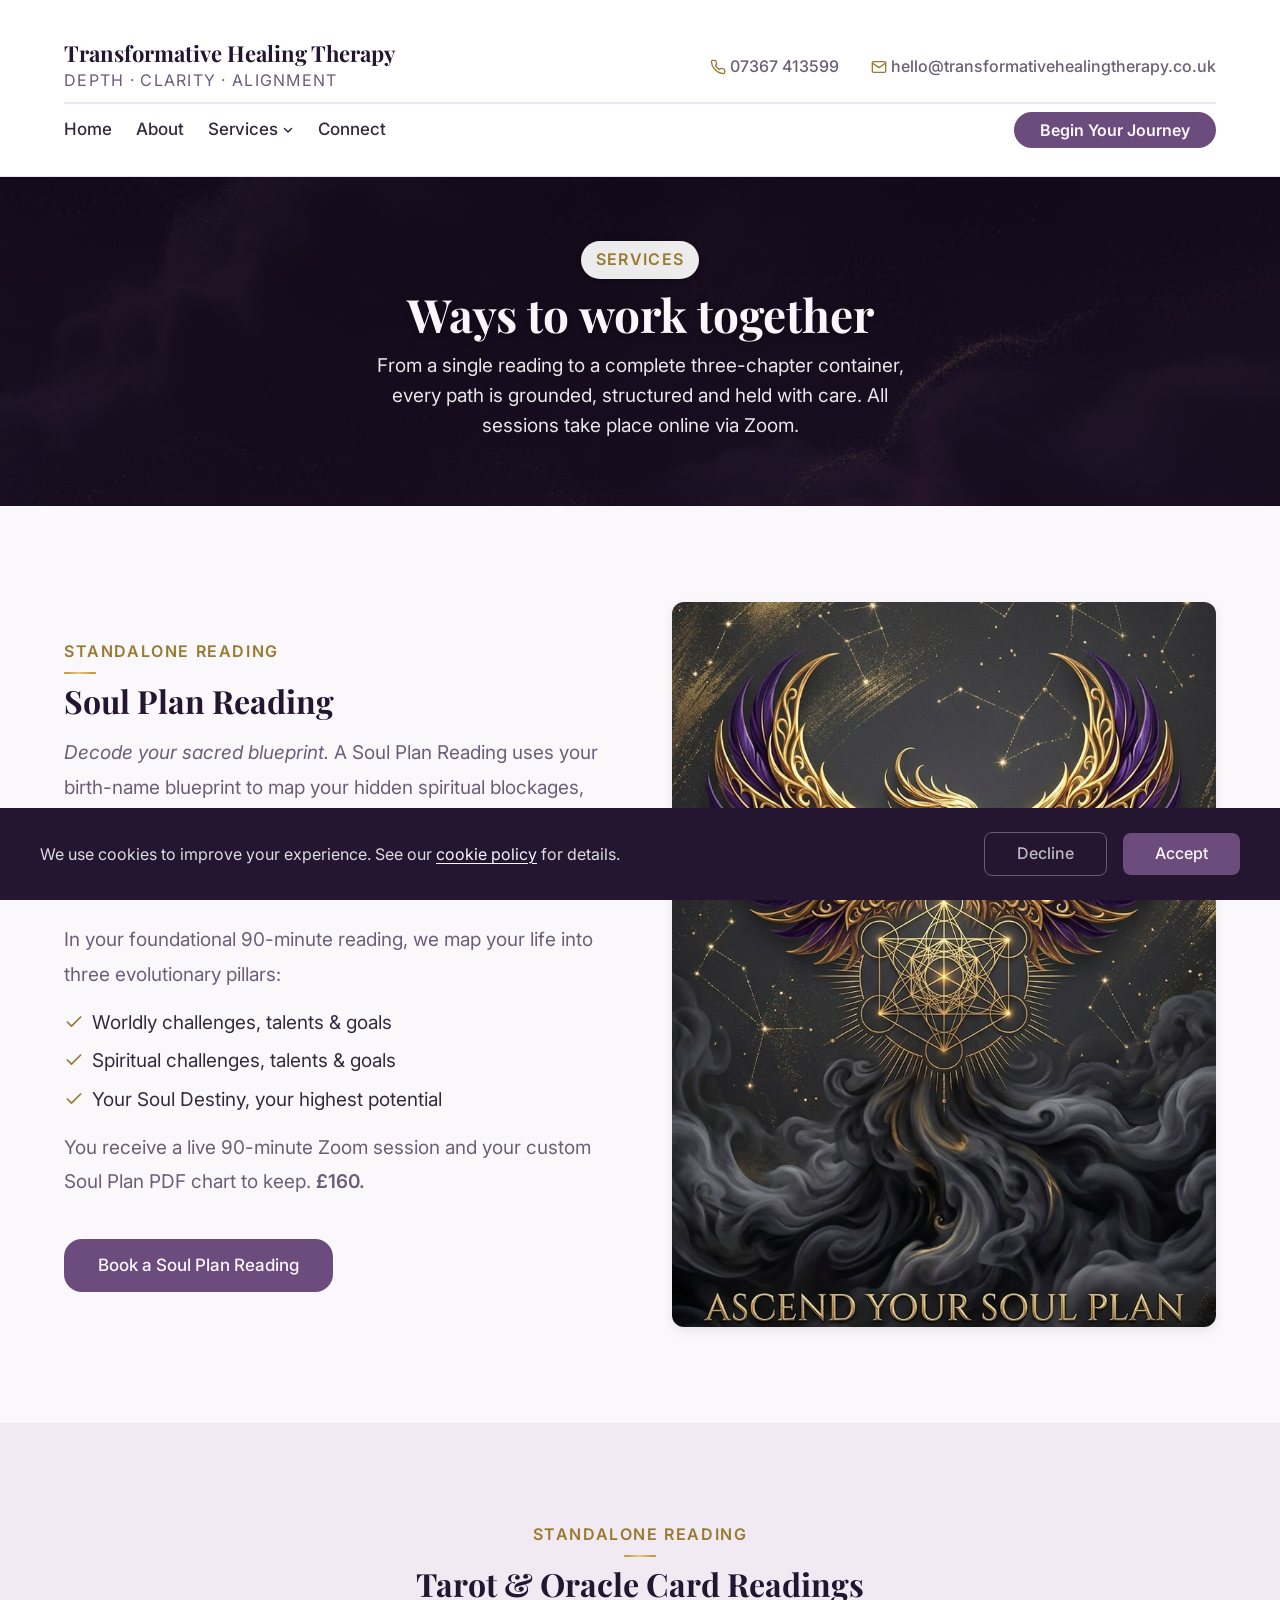
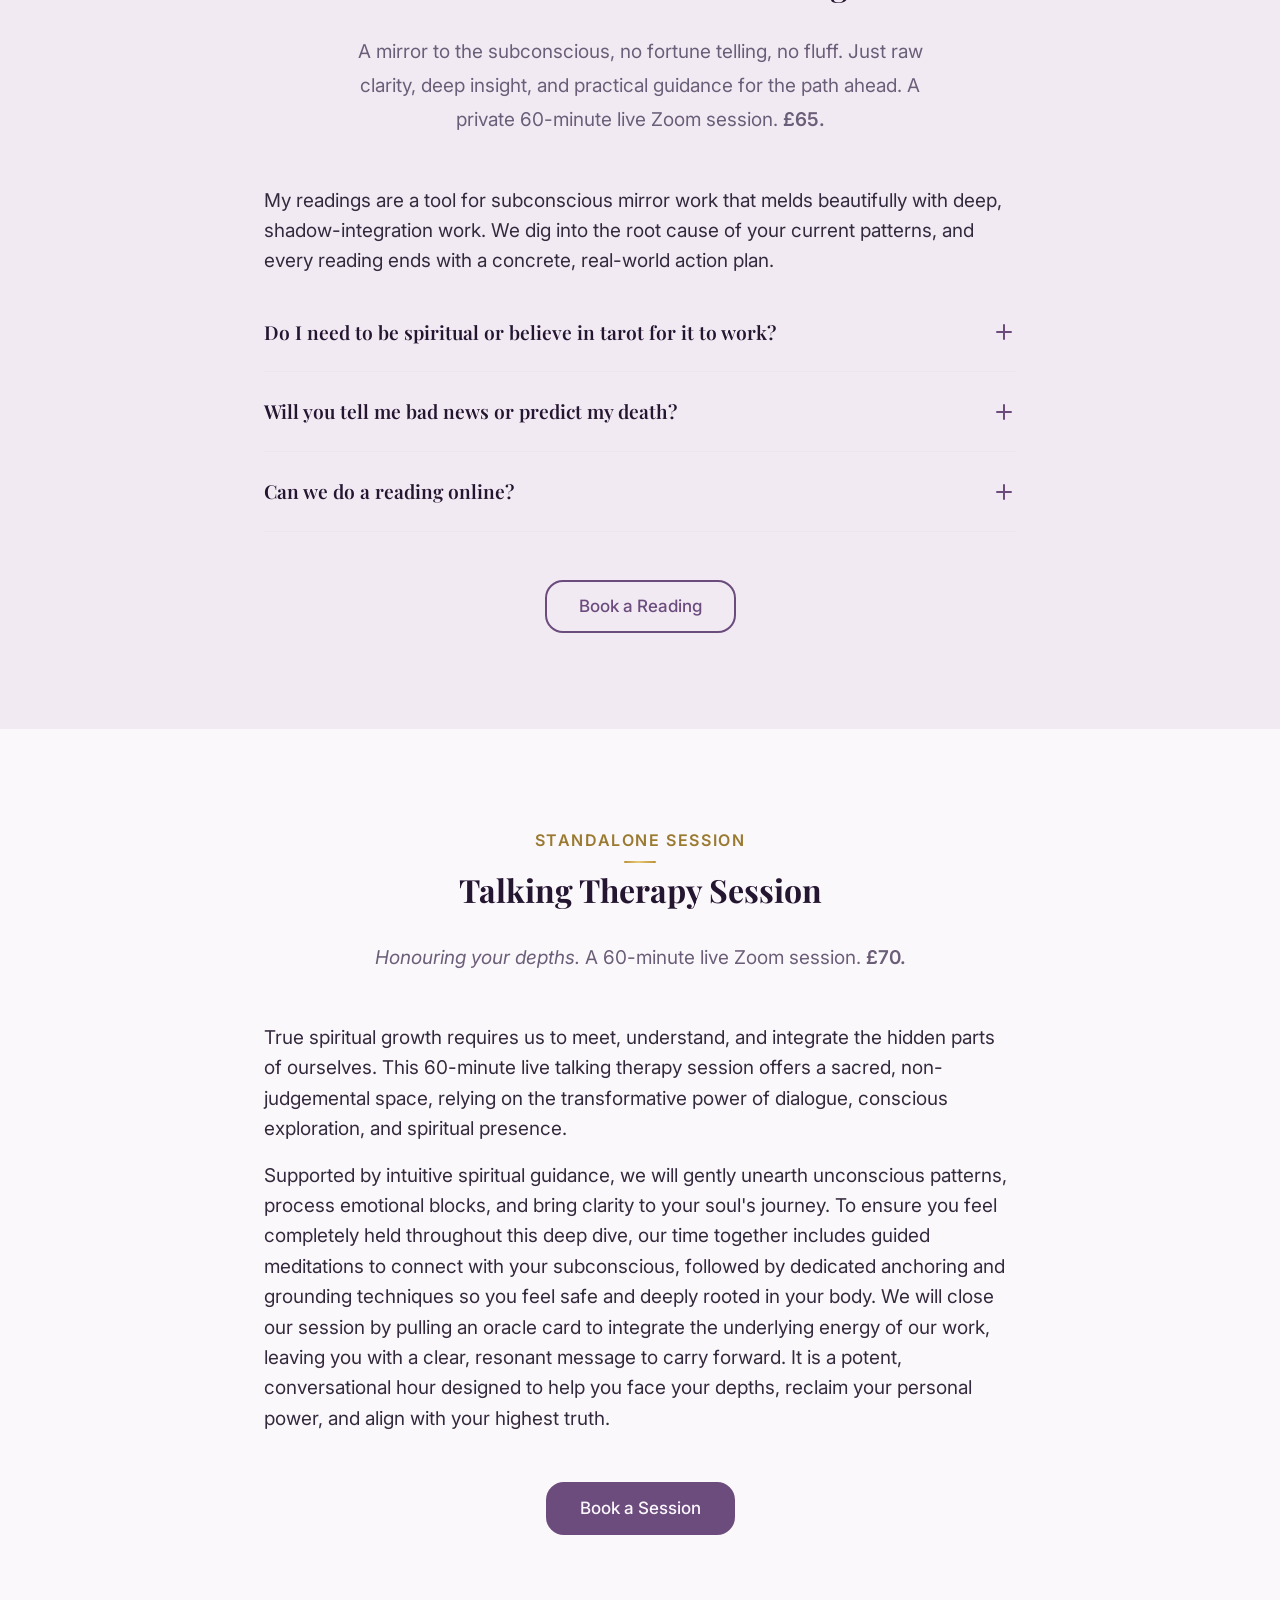
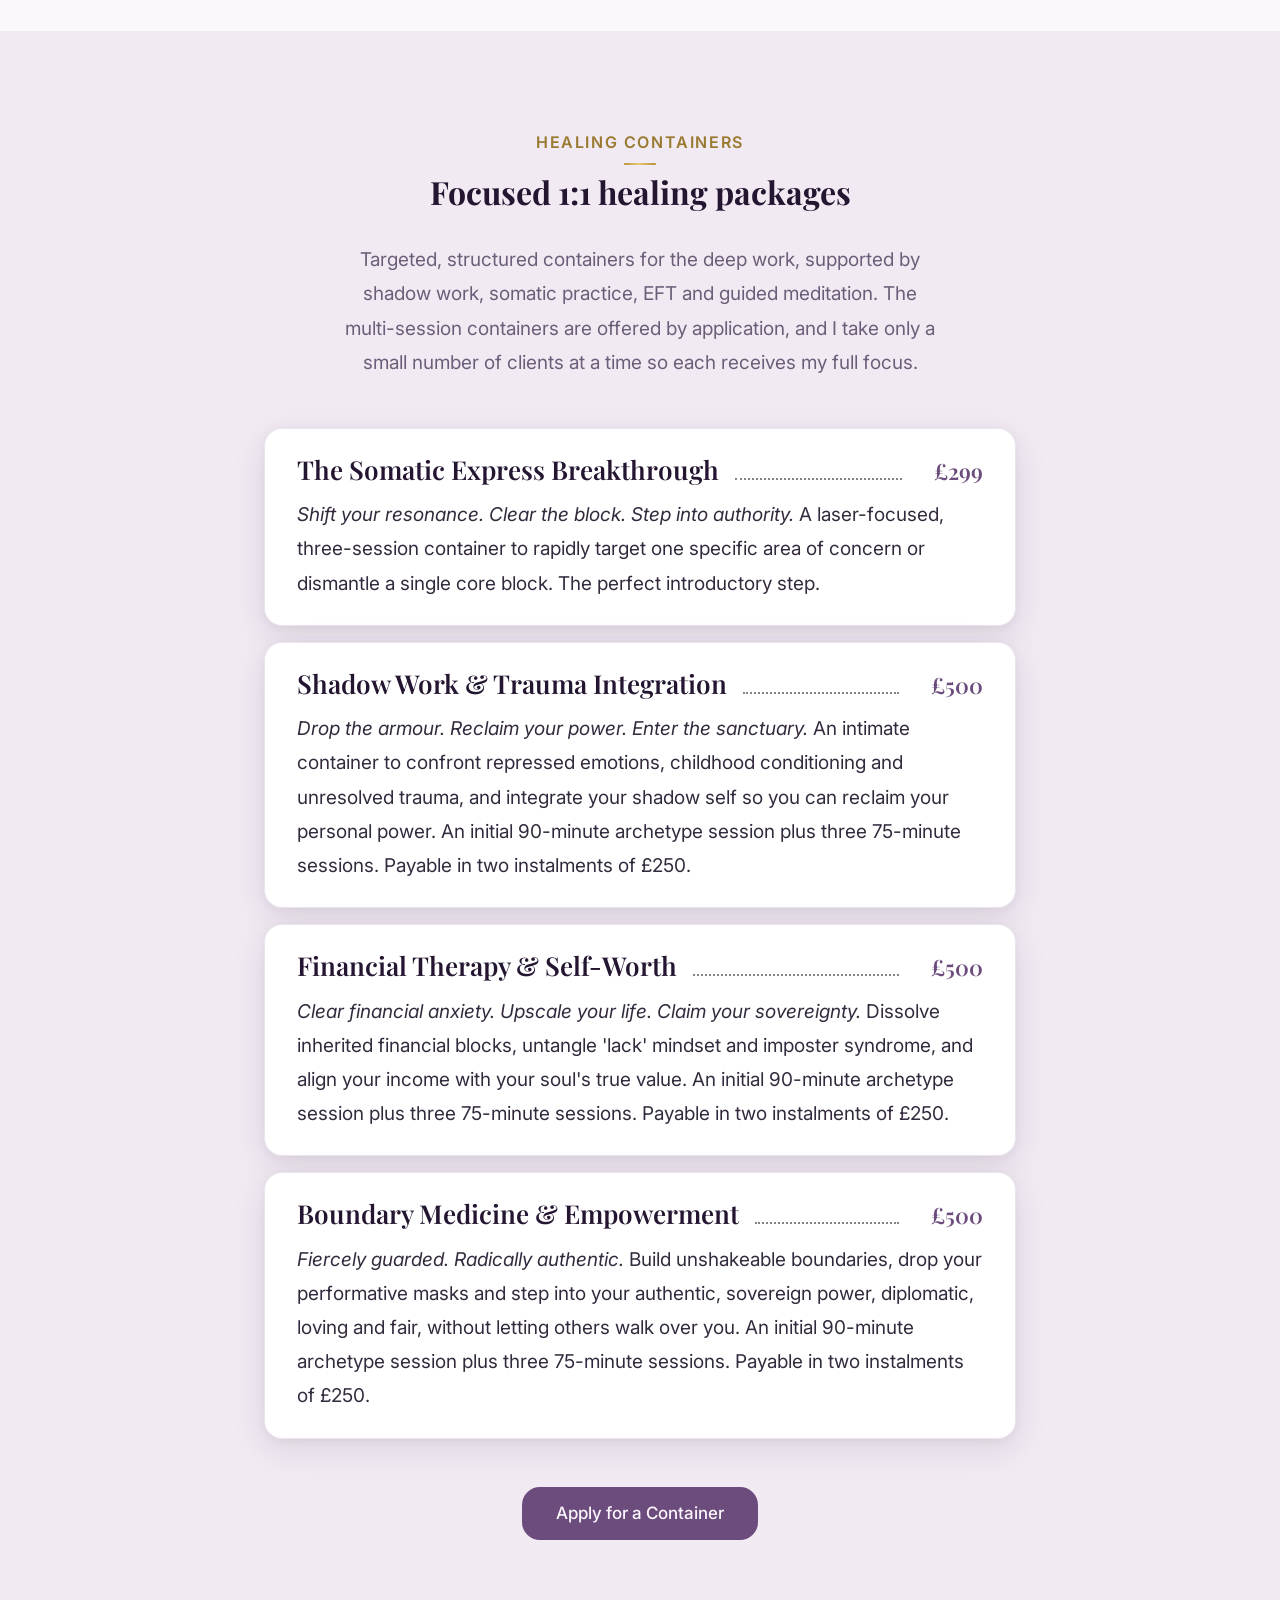
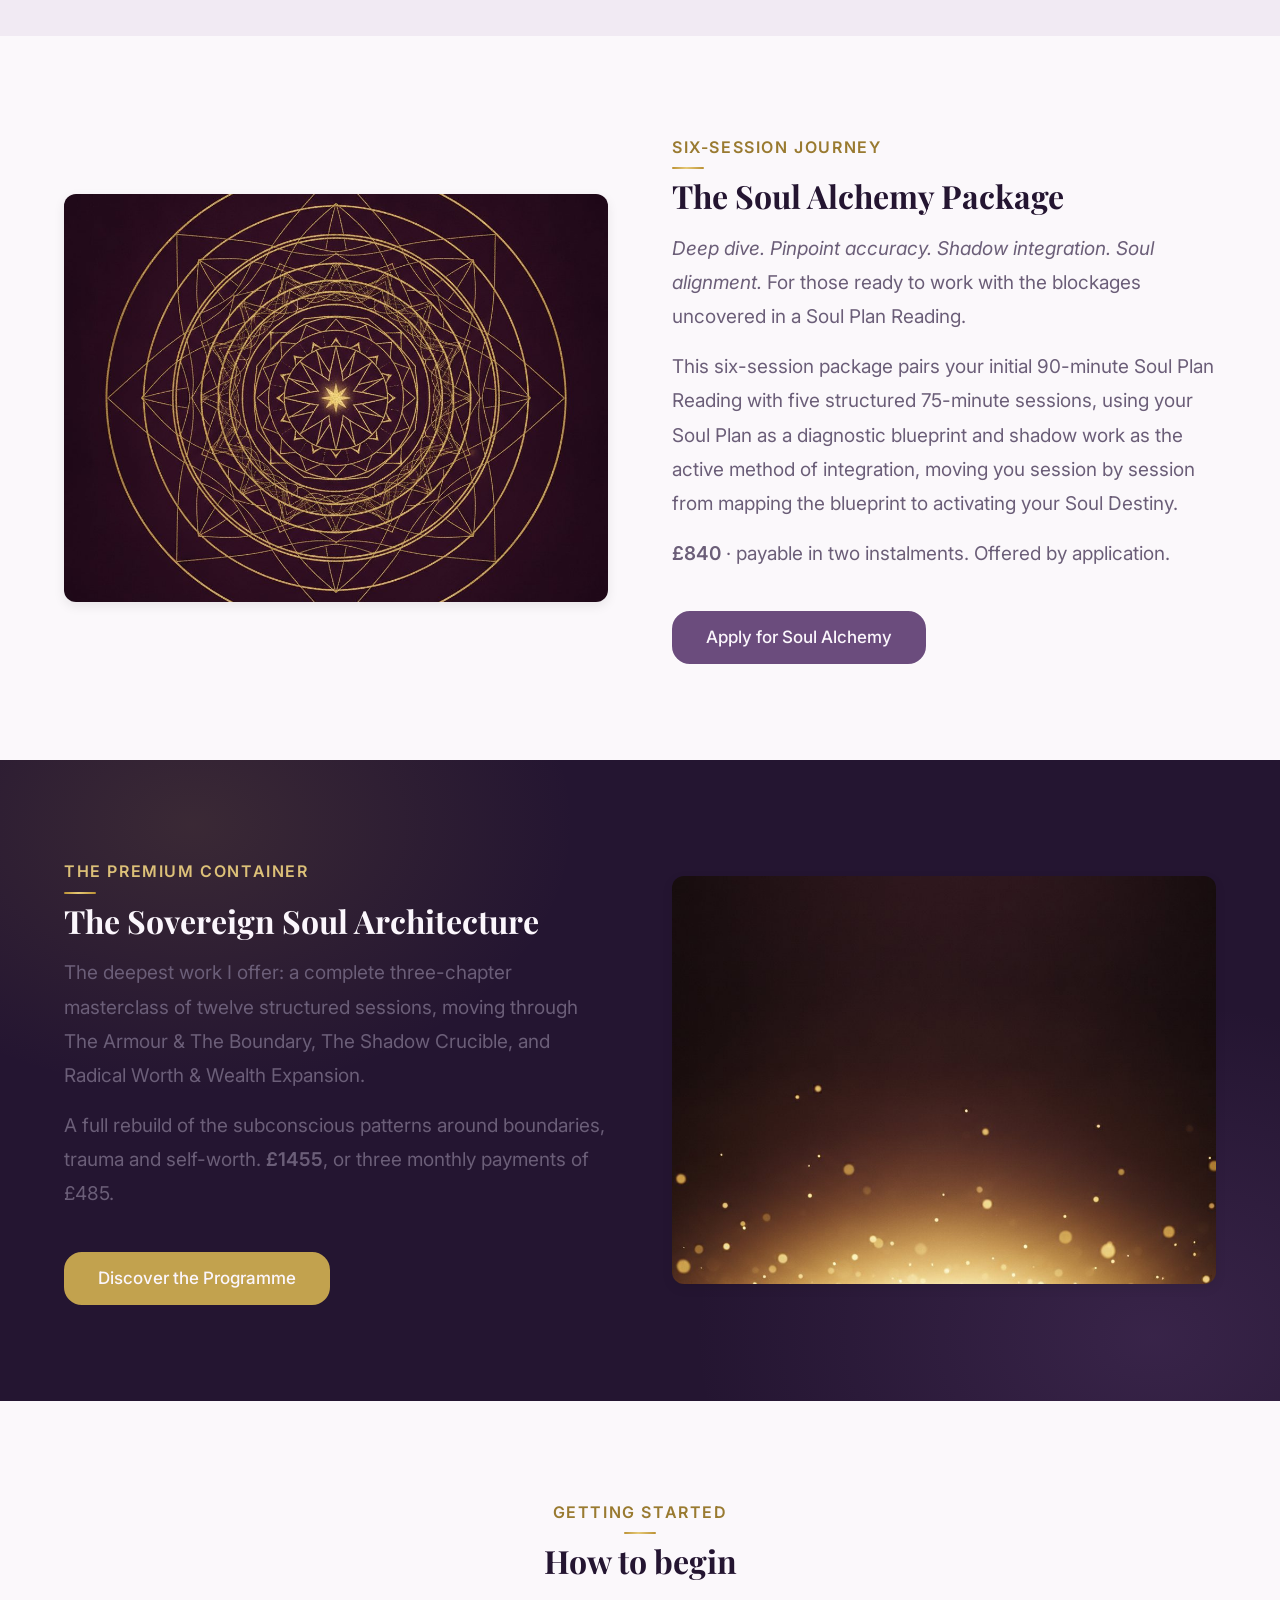
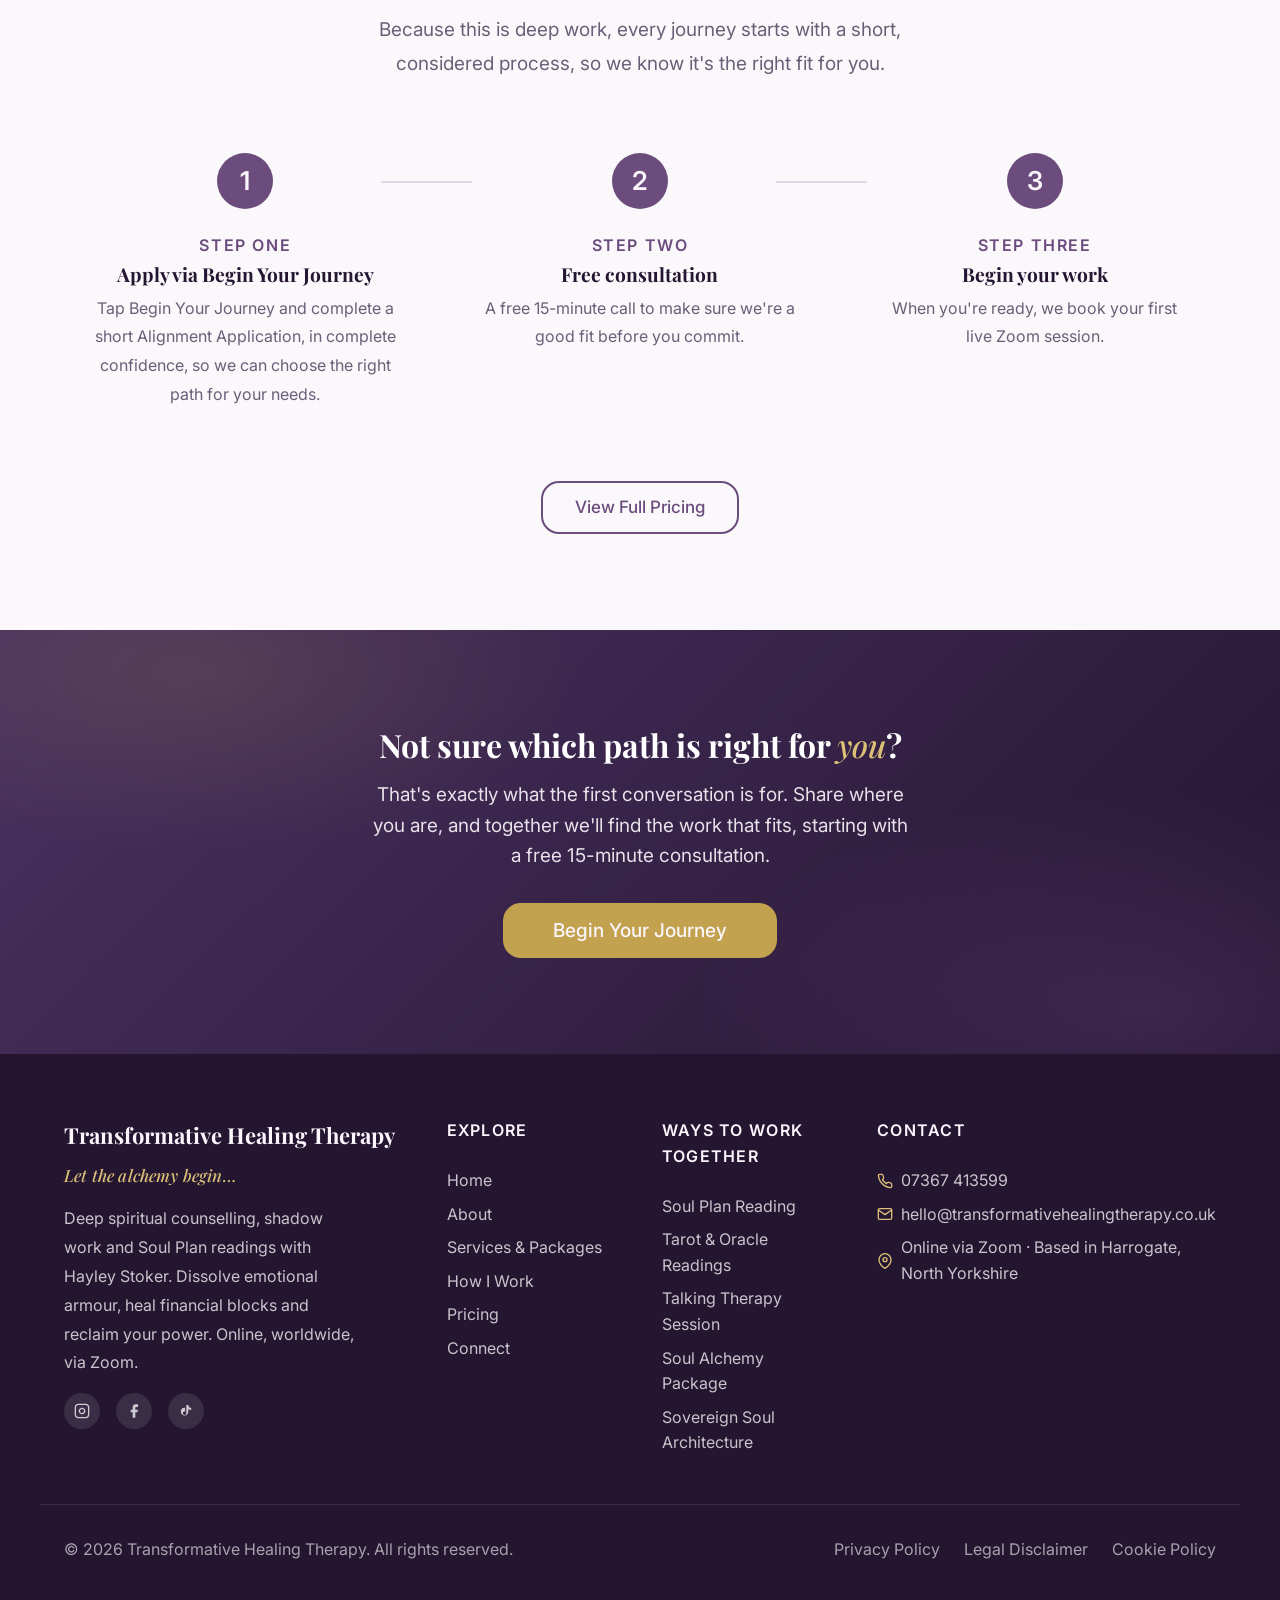
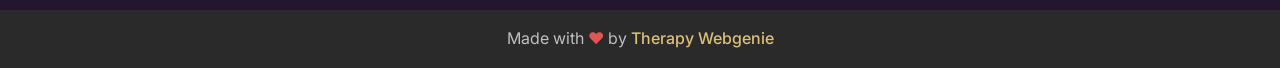
<file: services.html>
<!DOCTYPE html>
<html lang="en">
<head>
  <meta charset="UTF-8">
  <meta name="viewport" content="width=device-width, initial-scale=1.0">

  <title>Services &amp; Packages - Transformative Healing Therapy</title>
  <meta name="description" content="Soul Plan readings, tarot, shadow-work containers and deep counselling packages with Hayley Stoker. Online via Zoom.">
  <meta name="author" content="Transformative Healing Therapy">
  <meta name="robots" content="max-image-preview:large">

  <link rel="canonical" href="https://www.transformativehealingtherapy.co.uk/services.html">

  <meta property="og:type" content="website">
  <meta property="og:url" content="https://www.transformativehealingtherapy.co.uk/services.html">
  <meta property="og:title" content="Services &amp; Packages - Transformative Healing Therapy">
  <meta property="og:description" content="Soul Plan readings, tarot, shadow-work containers, the Soul Alchemy package and the Sovereign Soul Architecture. Online via Zoom.">
  <meta property="og:image" content="https://www.transformativehealingtherapy.co.uk/images/hero-bg.jpg">

  <meta name="twitter:card" content="summary_large_image">
  <meta name="twitter:title" content="Services &amp; Packages - Transformative Healing Therapy">
  <meta name="twitter:description" content="Soul Plan readings, tarot, shadow-work containers and deep counselling packages. Online via Zoom.">
  <meta name="twitter:image" content="https://www.transformativehealingtherapy.co.uk/images/hero-bg.jpg">

  <link rel="icon" href="images/favicon.png" type="image/png" sizes="96x96">
  <link rel="apple-touch-icon" href="images/apple-touch-icon.png">

  <link rel="preconnect" href="https://fonts.googleapis.com">
  <link rel="preconnect" href="https://fonts.gstatic.com" crossorigin>

  <link rel="stylesheet" href="css/base.css?v=1728">
  <link rel="stylesheet" href="css/components.css?v=1728">
  <link rel="stylesheet" href="css/theme.css?v=1728">

  <!-- PROFILE:schema -->
  <script type="application/ld+json">
  {
    "@context": "https://schema.org",
    "@type": "ProfessionalService",
    "name": "Transformative Healing Therapy",
    "description": "Spiritual counselling, shadow work, Soul Plan readings and EFT with Hayley Stoker. Online via Zoom.",
    "url": "https://www.transformativehealingtherapy.co.uk",
    "telephone": "07367 413599",
    "email": "hello@transformativehealingtherapy.co.uk",
    "areaServed": "United Kingdom",
    "address": {
      "@type": "PostalAddress",
      "addressLocality": "Harrogate",
      "addressRegion": "North Yorkshire",
      "addressCountry": "GB"
    },
    "image": "https://www.transformativehealingtherapy.co.uk/images/hayley-headshot.jpg",
    "priceRange": "££"
  }
  </script>
  <!-- /PROFILE:schema -->
<script type="application/ld+json" data-te-schema="1">
{
    "@context": "https://schema.org",
    "@graph": [
        {
            "@type": "BreadcrumbList",
            "@id": "https://www.transformativehealingtherapy.co.uk/services.html#breadcrumb",
            "itemListElement": [
                {
                    "@type": "ListItem",
                    "position": 1,
                    "name": "Home",
                    "item": "https://www.transformativehealingtherapy.co.uk/"
                },
                {
                    "@type": "ListItem",
                    "position": 2,
                    "name": "Services \u0026 Packages",
                    "item": "https://www.transformativehealingtherapy.co.uk/services.html"
                }
            ]
        },
        {
            "@type": "FAQPage",
            "@id": "https://www.transformativehealingtherapy.co.uk/services.html#faq",
            "mainEntity": [
                {
                    "@type": "Question",
                    "name": "Do I need to be spiritual or believe in tarot for it to work?",
                    "acceptedAnswer": {
                        "@type": "Answer",
                        "text": "Not at all. If you view tarot purely as a psychological tool using archetypes and projection, it is just as effective, your subconscious mind naturally projects what it needs to heal onto the imagery of the cards."
                    }
                },
                {
                    "@type": "Question",
                    "name": "Will you tell me bad news or predict my death?",
                    "acceptedAnswer": {
                        "@type": "Answer",
                        "text": "Never. I practise evolutionary, empowerment-based tarot. The cards show energetic trajectories, not an unchangeable destiny. If a challenge card appears, it simply highlights an area where you are being called to heal, adapt, or reclaim your personal power."
                    }
                },
                {
                    "@type": "Question",
                    "name": "Can we do a reading online?",
                    "acceptedAnswer": {
                        "@type": "Answer",
                        "text": "Absolutely. Energy knows no physical distance. Zoom sessions allow us to look at the cards together in real time, creating an intimate, focused sanctuary no matter where you are in the world."
                    }
                }
            ]
        }
    ]
}
</script>
<!-- BEACON -->
<script>(function(){try{var u="https:\/\/editmy.site\/api\/hit\/15";var d=JSON.stringify({p:location.pathname,r:document.referrer});if(navigator.sendBeacon){navigator.sendBeacon(u,d);}else{fetch(u,{method:"POST",keepalive:true,body:d});}}catch(e){}})();</script>
<!-- /BEACON -->
</head>
<body>

  <a href="#main" class="skip-link">Skip to main content</a>

  <!-- SECTION: nav -->
  <nav class="nav nav--two-tier" role="navigation" aria-label="Main navigation">
    <div class="container">
      <div class="nav__top">
        <a href="./" class="nav__brand nav__brand--inline">
          <!-- PROFILE:logo --><!-- /PROFILE:logo -->
          <div class="nav__brand-text">
            <span class="nav__name"><!-- PROFILE:site_title -->Transformative Healing Therapy<!-- /PROFILE:site_title --></span>
            <span class="nav__title"><!-- PROFILE:site_slogan -->Depth · Clarity · Alignment<!-- /PROFILE:site_slogan --></span>
          </div>
        </a>
        <div class="nav__contact">
          <div class="nav__contact-item">
            <svg xmlns="http://www.w3.org/2000/svg" viewBox="0 0 24 24" fill="none" stroke="currentColor" stroke-width="2" stroke-linecap="round" stroke-linejoin="round"><path d="M22 16.92v3a2 2 0 0 1-2.18 2 19.79 19.79 0 0 1-8.63-3.07 19.5 19.5 0 0 1-6-6 19.79 19.79 0 0 1-3.07-8.67A2 2 0 0 1 4.11 2h3a2 2 0 0 1 2 1.72c.127.96.361 1.903.7 2.81a2 2 0 0 1-.45 2.11L8.09 9.91a16 16 0 0 0 6 6l1.27-1.27a2 2 0 0 1 2.11-.45c.907.339 1.85.573 2.81.7A2 2 0 0 1 22 16.92z"></path></svg>
            <!-- PROFILE:phone_landline --><a href="tel:07367413599">07367 413599</a><!-- /PROFILE:phone_landline -->
          </div>
          <div class="nav__contact-item">
            <svg xmlns="http://www.w3.org/2000/svg" viewBox="0 0 24 24" fill="none" stroke="currentColor" stroke-width="2" stroke-linecap="round" stroke-linejoin="round"><path d="M4 4h16c1.1 0 2 .9 2 2v12c0 1.1-.9 2-2 2H4c-1.1 0-2-.9-2-2V6c0-1.1.9-2 2-2z"></path><polyline points="22,6 12,13 2,6"></polyline></svg>
            <!-- PROFILE:email --><a href="mailto:hello@transformativehealingtherapy.co.uk">hello@transformativehealingtherapy.co.uk</a><!-- /PROFILE:email -->
          </div>
        </div>
      </div>
      <div class="nav__bottom">
        <div class="nav__links">
          <a href="./" class="nav__link">Home</a>
          <a href="about.html" class="nav__link">About</a>
          <div class="nav__dropdown">
            <button class="nav__link nav__link--has-children" aria-expanded="false" aria-haspopup="true">Services <svg class="nav__chevron" width="12" height="12" viewBox="0 0 12 12" aria-hidden="true"><path d="M2.5 4.5L6 8l3.5-3.5" fill="none" stroke="currentColor" stroke-width="1.5" stroke-linecap="round" stroke-linejoin="round"/></svg></button>
            <div class="nav__dropdown-menu">
              <a href="services.html" class="nav__dropdown-link nav__link--active">Services &amp; Packages</a>
              <a href="sovereign-soul-architecture.html" class="nav__dropdown-link">The Sovereign Soul Architecture</a>
              <a href="how-i-work.html" class="nav__dropdown-link">How I Work</a>
              <a href="pricing.html" class="nav__dropdown-link">Pricing</a>
            </div>
          </div>
          <a href="connect.html" class="nav__link">Connect</a>
          <a href="connect.html" class="btn btn--primary nav__cta">Begin Your Journey</a>
        </div>
        <button class="nav__toggle" aria-label="Toggle menu" aria-expanded="false" aria-controls="mobile-menu">
          <span class="nav__toggle-bar"></span>
          <span class="nav__toggle-bar"></span>
          <span class="nav__toggle-bar"></span>
        </button>
      </div>
    </div>
    <div class="nav__mobile" id="mobile-menu" role="menu">
      <a href="./" class="nav__link" role="menuitem">Home</a>
      <a href="about.html" class="nav__link" role="menuitem">About</a>
      <div class="nav__mobile-group">
        <div class="nav__mobile-parent">
          <a href="services.html" class="nav__link nav__link--active" role="menuitem">Services</a>
          <button class="nav__mobile-expand" aria-label="Expand Services" aria-expanded="false"><svg class="nav__chevron" width="12" height="12" viewBox="0 0 12 12" aria-hidden="true"><path d="M2.5 4.5L6 8l3.5-3.5" fill="none" stroke="currentColor" stroke-width="1.5" stroke-linecap="round" stroke-linejoin="round"/></svg></button>
        </div>
        <div class="nav__mobile-children" role="menu" hidden>
          <a href="services.html" class="nav__link nav__link--child nav__link--active" role="menuitem">Services &amp; Packages</a>
          <a href="sovereign-soul-architecture.html" class="nav__link nav__link--child" role="menuitem">The Sovereign Soul Architecture</a>
          <a href="how-i-work.html" class="nav__link nav__link--child" role="menuitem">How I Work</a>
          <a href="pricing.html" class="nav__link nav__link--child" role="menuitem">Pricing</a>
        </div>
      </div>
      <a href="connect.html" class="nav__link" role="menuitem">Connect</a>
      <div class="nav__mobile-ctas">
        <a href="connect.html" class="btn btn--primary" role="menuitem">Begin Your Journey</a>
      </div>
      <div class="nav__mobile-contact">
        <div class="nav__contact-item">
          <svg xmlns="http://www.w3.org/2000/svg" viewBox="0 0 24 24" fill="none" stroke="currentColor" stroke-width="2" stroke-linecap="round" stroke-linejoin="round"><path d="M22 16.92v3a2 2 0 0 1-2.18 2 19.79 19.79 0 0 1-8.63-3.07 19.5 19.5 0 0 1-6-6 19.79 19.79 0 0 1-3.07-8.67A2 2 0 0 1 4.11 2h3a2 2 0 0 1 2 1.72c.127.96.361 1.903.7 2.81a2 2 0 0 1-.45 2.11L8.09 9.91a16 16 0 0 0 6 6l1.27-1.27a2 2 0 0 1 2.11-.45c.907.339 1.85.573 2.81.7A2 2 0 0 1 22 16.92z"></path></svg>
          <a href="tel:07367413599">07367 413599</a>
        </div>
        <div class="nav__contact-item">
          <svg xmlns="http://www.w3.org/2000/svg" viewBox="0 0 24 24" fill="none" stroke="currentColor" stroke-width="2" stroke-linecap="round" stroke-linejoin="round"><path d="M4 4h16c1.1 0 2 .9 2 2v12c0 1.1-.9 2-2 2H4c-1.1 0-2-.9-2-2V6c0-1.1.9-2 2-2z"></path><polyline points="22,6 12,13 2,6"></polyline></svg>
          <a href="mailto:hello@transformativehealingtherapy.co.uk">hello@transformativehealingtherapy.co.uk</a>
        </div>
      </div>
    </div>
  </nav>
  <!-- /SECTION: nav -->

  <!-- Compact scroll header -->
  <div class="nav-scroll" aria-hidden="true">
    <div class="container nav-scroll__inner">
      <div class="nav-scroll__brand">
        <span class="nav-scroll__name">Transformative Healing Therapy</span>
        <span class="nav-scroll__title">Depth · Clarity · Alignment</span>
      </div>
      <div class="nav-scroll__right">
        <a href="tel:07367413599" class="nav-scroll__phone">
          <svg xmlns="http://www.w3.org/2000/svg" viewBox="0 0 24 24" fill="none" stroke="currentColor" stroke-width="2" stroke-linecap="round" stroke-linejoin="round"><path d="M22 16.92v3a2 2 0 0 1-2.18 2 19.79 19.79 0 0 1-8.63-3.07 19.5 19.5 0 0 1-6-6 19.79 19.79 0 0 1-3.07-8.67A2 2 0 0 1 4.11 2h3a2 2 0 0 1 2 1.72c.127.96.361 1.903.7 2.81a2 2 0 0 1-.45 2.11L8.09 9.91a16 16 0 0 0 6 6l1.27-1.27a2 2 0 0 1 2.11-.45c.907.339 1.85.573 2.81.7A2 2 0 0 1 22 16.92z"></path></svg>
          07367 413599
        </a>
        <a href="tel:07367413599" class="nav-scroll__phone-icon" aria-label="Call Hayley">
          <svg xmlns="http://www.w3.org/2000/svg" viewBox="0 0 24 24" fill="none" stroke="currentColor" stroke-width="2" stroke-linecap="round" stroke-linejoin="round"><path d="M22 16.92v3a2 2 0 0 1-2.18 2 19.79 19.79 0 0 1-8.63-3.07 19.5 19.5 0 0 1-6-6 19.79 19.79 0 0 1-3.07-8.67A2 2 0 0 1 4.11 2h3a2 2 0 0 1 2 1.72c.127.96.361 1.903.7 2.81a2 2 0 0 1-.45 2.11L8.09 9.91a16 16 0 0 0 6 6l1.27-1.27a2 2 0 0 1 2.11-.45c.907.339 1.85.573 2.81.7A2 2 0 0 1 22 16.92z"></path></svg>
        </a>
        <button class="nav-scroll__toggle" aria-label="Toggle menu">
          <span class="nav-scroll__toggle-bar"></span>
          <span class="nav-scroll__toggle-bar"></span>
          <span class="nav-scroll__toggle-bar"></span>
        </button>
      </div>
    </div>
  </div>

  <main id="main">

    <!-- SECTION: page-header -->
    <section class="page-header page-header--image" style="background-image: url('images/page-header.jpg');">
      <div class="container">
        <span class="section-label">Services</span>
        <h1>Ways to work together</h1>
        <p>From a single reading to a complete three-chapter container, every path is grounded, structured and held with care. All sessions take place online via Zoom.</p>
      </div>
    </section>
    <!-- /SECTION: page-header -->

    <!-- SECTION: soul-plan -->
    <section class="section reveal" id="soul-plan">
      <div class="container">
        <div class="split">
          <div class="split__text">
            <span class="section-label">Standalone Reading</span>
            <h2>Soul Plan Reading</h2>
            <p><em>Decode your sacred blueprint.</em> A Soul Plan Reading uses your birth-name blueprint to map your hidden spiritual blockages, moving you from confusion to clarity by revealing the hidden purpose, specific challenges, and ultimate destiny encoded in your name.</p>
            <p>In your foundational 90-minute reading, we map your life into three evolutionary pillars:</p>
            <ul class="checklist">
              <li><svg xmlns="http://www.w3.org/2000/svg" viewBox="0 0 24 24" fill="none" stroke="currentColor" stroke-width="2" stroke-linecap="round" stroke-linejoin="round"><polyline points="20 6 9 17 4 12"></polyline></svg> Worldly challenges, talents &amp; goals</li>
              <li><svg xmlns="http://www.w3.org/2000/svg" viewBox="0 0 24 24" fill="none" stroke="currentColor" stroke-width="2" stroke-linecap="round" stroke-linejoin="round"><polyline points="20 6 9 17 4 12"></polyline></svg> Spiritual challenges, talents &amp; goals</li>
              <li><svg xmlns="http://www.w3.org/2000/svg" viewBox="0 0 24 24" fill="none" stroke="currentColor" stroke-width="2" stroke-linecap="round" stroke-linejoin="round"><polyline points="20 6 9 17 4 12"></polyline></svg> Your Soul Destiny, your highest potential</li>
            </ul>
            <p>You receive a live 90-minute Zoom session and your custom Soul Plan PDF chart to keep. <strong>£160.</strong></p>
            <a href="https://app.acuityscheduling.com/schedule.php?owner=39597667" class="btn btn--primary" target="_blank" rel="noopener">Book a Soul Plan Reading</a>
          </div>
          <img src="images/soul-plan-poster.jpg" alt="The Transformative Healing Therapy phoenix and Soul Plan emblem" class="split__image split__image--portrait" loading="lazy">
        </div>
      </div>
    </section>
    <!-- /SECTION: soul-plan -->

    <!-- SECTION: tarot -->
    <section class="section section--alt reveal" id="tarot">
      <div class="container">
        <div class="text-center">
          <span class="section-label">Standalone Reading</span>
          <h2>Tarot &amp; Oracle Card Readings</h2>
          <p class="section-subtitle">A mirror to the subconscious, no fortune telling, no fluff. Just raw clarity, deep insight, and practical guidance for the path ahead. A private 60-minute live Zoom session. <strong>£65.</strong></p>
        </div>
        <div class="container container--narrow">
          <p>My readings are a tool for subconscious mirror work that melds beautifully with deep, shadow-integration work. We dig into the root cause of your current patterns, and every reading ends with a concrete, real-world action plan.</p>
          <div class="accordion">
            <div class="accordion__item">
              <button class="accordion__trigger" aria-expanded="false">
                Do I need to be spiritual or believe in tarot for it to work?
                <svg class="accordion__icon" xmlns="http://www.w3.org/2000/svg" viewBox="0 0 24 24" fill="none" stroke="currentColor" stroke-width="2" stroke-linecap="round" stroke-linejoin="round"><line x1="5" y1="12" x2="19" y2="12"></line><line class="accordion__icon-vertical" x1="12" y1="5" x2="12" y2="19"></line></svg>
              </button>
              <div class="accordion__content">
                <p>Not at all. If you view tarot purely as a psychological tool using archetypes and projection, it is just as effective, your subconscious mind naturally projects what it needs to heal onto the imagery of the cards.</p>
              </div>
            </div>
            <div class="accordion__item">
              <button class="accordion__trigger" aria-expanded="false">
                Will you tell me bad news or predict my death?
                <svg class="accordion__icon" xmlns="http://www.w3.org/2000/svg" viewBox="0 0 24 24" fill="none" stroke="currentColor" stroke-width="2" stroke-linecap="round" stroke-linejoin="round"><line x1="5" y1="12" x2="19" y2="12"></line><line class="accordion__icon-vertical" x1="12" y1="5" x2="12" y2="19"></line></svg>
              </button>
              <div class="accordion__content">
                <p>Never. I practise evolutionary, empowerment-based tarot. The cards show energetic trajectories, not an unchangeable destiny. If a challenge card appears, it simply highlights an area where you are being called to heal, adapt, or reclaim your personal power.</p>
              </div>
            </div>
            <div class="accordion__item">
              <button class="accordion__trigger" aria-expanded="false">
                Can we do a reading online?
                <svg class="accordion__icon" xmlns="http://www.w3.org/2000/svg" viewBox="0 0 24 24" fill="none" stroke="currentColor" stroke-width="2" stroke-linecap="round" stroke-linejoin="round"><line x1="5" y1="12" x2="19" y2="12"></line><line class="accordion__icon-vertical" x1="12" y1="5" x2="12" y2="19"></line></svg>
              </button>
              <div class="accordion__content">
                <p>Absolutely. Energy knows no physical distance. Zoom sessions allow us to look at the cards together in real time, creating an intimate, focused sanctuary no matter where you are in the world.</p>
              </div>
            </div>
          </div>
          <div class="text-center section-footer">
            <a href="https://app.acuityscheduling.com/schedule.php?owner=39597667" class="btn btn--secondary" target="_blank" rel="noopener">Book a Reading</a>
          </div>
        </div>
      </div>
    </section>
    <!-- /SECTION: tarot -->

    <!-- SECTION: talking-therapy -->
    <section class="section reveal" id="talking-therapy">
      <div class="container">
        <div class="text-center">
          <span class="section-label">Standalone Session</span>
          <h2>Talking Therapy Session</h2>
          <p class="section-subtitle"><em>Honouring your depths.</em> A 60-minute live Zoom session. <strong>£70.</strong></p>
        </div>
        <div class="container container--narrow">
          <p>True spiritual growth requires us to meet, understand, and integrate the hidden parts of ourselves. This 60-minute live talking therapy session offers a sacred, non-judgemental space, relying on the transformative power of dialogue, conscious exploration, and spiritual presence.</p>
          <p>Supported by intuitive spiritual guidance, we will gently unearth unconscious patterns, process emotional blocks, and bring clarity to your soul's journey. To ensure you feel completely held throughout this deep dive, our time together includes guided meditations to connect with your subconscious, followed by dedicated anchoring and grounding techniques so you feel safe and deeply rooted in your body. We will close our session by pulling an oracle card to integrate the underlying energy of our work, leaving you with a clear, resonant message to carry forward. It is a potent, conversational hour designed to help you face your depths, reclaim your personal power, and align with your highest truth.</p>
          <div class="text-center section-footer">
            <a href="https://app.acuityscheduling.com/schedule.php?owner=39597667&amp;appointmentType=95846811" class="btn btn--primary" target="_blank" rel="noopener">Book a Session</a>
          </div>
        </div>
      </div>
    </section>
    <!-- /SECTION: talking-therapy -->

    <!-- SECTION: containers -->
    <section class="section section--alt reveal">
      <div class="container text-center">
        <span class="section-label">Healing Containers</span>
        <h2>Focused 1:1 healing packages</h2>
        <p class="section-subtitle">Targeted, structured containers for the deep work, supported by shadow work, somatic practice, EFT and guided meditation. The multi-session containers are offered by application, and I take only a small number of clients at a time so each receives my full focus.</p>
      </div>
      <div class="container container--narrow">
        <div class="treatment-list reveal reveal-trigger">
          <div class="treatment-list__item" id="somatic-express">
            <div class="treatment-list__head">
              <h3 class="treatment-list__title">The Somatic Express Breakthrough</h3>
              <span class="treatment-list__price">£299</span>
            </div>
            <p class="treatment-list__summary"><em>Shift your resonance. Clear the block. Step into authority.</em> A laser-focused, three-session container to rapidly target one specific area of concern or dismantle a single core block. The perfect introductory step.</p>
          </div>
          <div class="treatment-list__item" id="shadow-work">
            <div class="treatment-list__head">
              <h3 class="treatment-list__title">Shadow Work &amp; Trauma Integration</h3>
              <span class="treatment-list__price">£500</span>
            </div>
            <p class="treatment-list__summary"><em>Drop the armour. Reclaim your power. Enter the sanctuary.</em> An intimate container to confront repressed emotions, childhood conditioning and unresolved trauma, and integrate your shadow self so you can reclaim your personal power. An initial 90-minute archetype session plus three 75-minute sessions. Payable in two instalments of £250.</p>
          </div>
          <div class="treatment-list__item" id="financial-therapy">
            <div class="treatment-list__head">
              <h3 class="treatment-list__title">Financial Therapy &amp; Self-Worth</h3>
              <span class="treatment-list__price">£500</span>
            </div>
            <p class="treatment-list__summary"><em>Clear financial anxiety. Upscale your life. Claim your sovereignty.</em> Dissolve inherited financial blocks, untangle 'lack' mindset and imposter syndrome, and align your income with your soul's true value. An initial 90-minute archetype session plus three 75-minute sessions. Payable in two instalments of £250.</p>
          </div>
          <div class="treatment-list__item" id="boundary-medicine">
            <div class="treatment-list__head">
              <h3 class="treatment-list__title">Boundary Medicine &amp; Empowerment</h3>
              <span class="treatment-list__price">£500</span>
            </div>
            <p class="treatment-list__summary"><em>Fiercely guarded. Radically authentic.</em> Build unshakeable boundaries, drop your performative masks and step into your authentic, sovereign power, diplomatic, loving and fair, without letting others walk over you. An initial 90-minute archetype session plus three 75-minute sessions. Payable in two instalments of £250.</p>
          </div>
        </div>
        <div class="text-center section-footer">
          <a href="connect.html" class="btn btn--primary">Apply for a Container</a>
        </div>
      </div>
    </section>
    <!-- /SECTION: containers -->

    <!-- SECTION: soul-alchemy -->
    <section class="section reveal" id="soul-alchemy">
      <div class="container">
        <div class="split">
          <img src="images/soul-plan-chart.jpg" alt="A Soul Plan chart rendered as gold sacred geometry on deep plum" class="split__image split__image--landscape" loading="lazy">
          <div class="split__text">
            <span class="section-label">Six-Session Journey</span>
            <h2>The Soul Alchemy Package</h2>
            <p><em>Deep dive. Pinpoint accuracy. Shadow integration. Soul alignment.</em> For those ready to work with the blockages uncovered in a Soul Plan Reading.</p>
            <p>This six-session package pairs your initial 90-minute Soul Plan Reading with five structured 75-minute sessions, using your Soul Plan as a diagnostic blueprint and shadow work as the active method of integration, moving you session by session from mapping the blueprint to activating your Soul Destiny.</p>
            <p><strong>£840</strong> · payable in two instalments. Offered by application.</p>
            <a href="connect.html" class="btn btn--primary">Apply for Soul Alchemy</a>
          </div>
        </div>
      </div>
    </section>
    <!-- /SECTION: soul-alchemy -->

    <!-- SECTION: sovereign -->
    <section class="section section--dark reveal">
      <div class="container">
        <div class="split">
          <div class="split__text">
            <span class="section-label">The Premium Container</span>
            <h2>The Sovereign Soul Architecture</h2>
            <p>The deepest work I offer: a complete three-chapter masterclass of twelve structured sessions, moving through The Armour &amp; The Boundary, The Shadow Crucible, and Radical Worth &amp; Wealth Expansion.</p>
            <p>A full rebuild of the subconscious patterns around boundaries, trauma and self-worth. <strong>£1455</strong>, or three monthly payments of £485.</p>
            <a href="sovereign-soul-architecture.html" class="btn btn--accent">Discover the Programme</a>
          </div>
          <img src="images/cta-bg.jpg" alt="A warm golden glow rising through deep plum" class="split__image split__image--landscape" loading="lazy">
        </div>
      </div>
    </section>
    <!-- /SECTION: sovereign -->

    <!-- SECTION: how-to-begin -->
    <section class="section reveal">
      <div class="container text-center">
        <span class="section-label">Getting Started</span>
        <h2>How to begin</h2>
        <p class="section-subtitle">Because this is deep work, every journey starts with a short, considered process, so we know it's the right fit for you.</p>
      </div>
      <div class="container">
        <div class="steps steps--connected reveal reveal-trigger">
          <div class="step">
            <div class="step__number">1</div>
            <span class="step__label">Step One</span>
            <h3 class="step__title">Apply via Begin Your Journey</h3>
            <p class="step__text">Tap Begin Your Journey and complete a short Alignment Application, in complete confidence, so we can choose the right path for your needs.</p>
          </div>
          <div class="step">
            <div class="step__number">2</div>
            <span class="step__label">Step Two</span>
            <h3 class="step__title">Free consultation</h3>
            <p class="step__text">A free 15-minute call to make sure we're a good fit before you commit.</p>
          </div>
          <div class="step">
            <div class="step__number">3</div>
            <span class="step__label">Step Three</span>
            <h3 class="step__title">Begin your work</h3>
            <p class="step__text">When you're ready, we book your first live Zoom session.</p>
          </div>
        </div>
        <div class="text-center section-footer">
          <a href="pricing.html" class="btn btn--secondary">View Full Pricing</a>
        </div>
      </div>
    </section>
    <!-- /SECTION: how-to-begin -->

    <!-- SECTION: cta -->
    <section class="section cta-banner reveal">
      <div class="container text-center">
        <h2>Not sure which path is right for <em>you</em>?</h2>
        <p>That's exactly what the first conversation is for. Share where you are, and together we'll find the work that fits, starting with a free 15-minute consultation.</p>
        <div class="cta-banner__buttons">
          <a href="connect.html" class="btn btn--accent">Begin Your Journey</a>
        </div>
      </div>
    </section>
    <!-- /SECTION: cta -->

  </main>

  <!-- SECTION: footer -->
  <footer class="footer">
    <div class="container footer__inner">
      <div class="footer__brand">
        <p class="footer__brand-name">Transformative Healing Therapy</p>
        <p class="brand-tagline footer__tagline">Let the alchemy begin&hellip;</p>
        <p class="footer__brand-text">Deep spiritual counselling, shadow work and Soul Plan readings with Hayley Stoker. Dissolve emotional armour, heal financial blocks and reclaim your power. Online, worldwide, via Zoom.</p>
        <div class="footer__social">
          <a href="https://www.instagram.com/transformativehealing_therapy/" class="footer__social-link" target="_blank" rel="noopener" aria-label="Instagram">
            <svg viewBox="0 0 24 24" fill="none" stroke="currentColor" stroke-width="2" aria-hidden="true"><rect x="2" y="2" width="20" height="20" rx="5" ry="5"></rect><path d="M16 11.37A4 4 0 1 1 12.63 8 4 4 0 0 1 16 11.37z"></path><line x1="17.5" y1="6.5" x2="17.51" y2="6.5"></line></svg>
          </a>
          <a href="https://www.facebook.com/share/1Ay3a9zaSt/" class="footer__social-link" target="_blank" rel="noopener" aria-label="Facebook">
            <svg viewBox="0 0 24 24" fill="currentColor" aria-hidden="true"><path d="M18 2h-3a5 5 0 0 0-5 5v3H7v4h3v8h4v-8h3l1-4h-4V7a1 1 0 0 1 1-1h3z"></path></svg>
          </a>
          <a href="https://www.tiktok.com/@the_alchemist52" class="footer__social-link" target="_blank" rel="noopener" aria-label="TikTok">
            <svg viewBox="0 0 24 24" fill="currentColor" aria-hidden="true"><path d="M16.6 5.82A4.28 4.28 0 0 1 15.54 3h-3.09v12.4a2.59 2.59 0 0 1-2.59 2.5 2.59 2.59 0 0 1-2.59-2.59 2.59 2.59 0 0 1 3.44-2.44V7.3a5.7 5.7 0 0 0-.85-.06A5.68 5.68 0 0 0 4.2 12.9a5.68 5.68 0 0 0 9.79 3.95 5.62 5.62 0 0 0 1.57-3.94V9.01a7.34 7.34 0 0 0 4.28 1.37V7.3a4.29 4.29 0 0 1-3.24-1.48z"></path></svg>
          </a>
        </div>
      </div>
      <div class="footer__col">
        <p class="footer__heading">Explore</p>
        <div class="footer__links">
          <a href="./" class="footer__link">Home</a>
          <a href="about.html" class="footer__link">About</a>
          <a href="services.html" class="footer__link">Services &amp; Packages</a>
          <a href="how-i-work.html" class="footer__link">How I Work</a>
          <a href="pricing.html" class="footer__link">Pricing</a>
          <a href="connect.html" class="footer__link">Connect</a>
        </div>
      </div>
      <div class="footer__col">
        <p class="footer__heading">Ways to Work Together</p>
        <div class="footer__links">
          <a href="services.html#soul-plan" class="footer__link">Soul Plan Reading</a>
          <a href="services.html#tarot" class="footer__link">Tarot &amp; Oracle Readings</a>
          <a href="services.html#talking-therapy" class="footer__link">Talking Therapy Session</a>
          <a href="services.html#soul-alchemy" class="footer__link">Soul Alchemy Package</a>
          <a href="sovereign-soul-architecture.html" class="footer__link">Sovereign Soul Architecture</a>
        </div>
      </div>
      <div class="footer__col">
        <p class="footer__heading">Contact</p>
        <div class="footer__contact-item">
          <svg xmlns="http://www.w3.org/2000/svg" viewBox="0 0 24 24" fill="none" stroke="currentColor" stroke-width="2" stroke-linecap="round" stroke-linejoin="round"><path d="M22 16.92v3a2 2 0 0 1-2.18 2 19.79 19.79 0 0 1-8.63-3.07 19.5 19.5 0 0 1-6-6 19.79 19.79 0 0 1-3.07-8.67A2 2 0 0 1 4.11 2h3a2 2 0 0 1 2 1.72 12.84 12.84 0 0 0 .7 2.81 2 2 0 0 1-.45 2.11L8.09 9.91a16 16 0 0 0 6 6l1.27-1.27a2 2 0 0 1 2.11-.45 12.84 12.84 0 0 0 2.81.7A2 2 0 0 1 22 16.92z"></path></svg>
          <!-- PROFILE:phone_landline --><a href="tel:07367413599">07367 413599</a><!-- /PROFILE:phone_landline -->
        </div>
        <div class="footer__contact-item">
          <svg xmlns="http://www.w3.org/2000/svg" viewBox="0 0 24 24" fill="none" stroke="currentColor" stroke-width="2" stroke-linecap="round" stroke-linejoin="round"><path d="M4 4h16c1.1 0 2 .9 2 2v12c0 1.1-.9 2-2 2H4c-1.1 0-2-.9-2-2V6c0-1.1.9-2 2-2z"></path><polyline points="22,6 12,13 2,6"></polyline></svg>
          <!-- PROFILE:email --><a href="mailto:hello@transformativehealingtherapy.co.uk">hello@transformativehealingtherapy.co.uk</a><!-- /PROFILE:email -->
        </div>
        <div class="footer__contact-item">
          <svg xmlns="http://www.w3.org/2000/svg" viewBox="0 0 24 24" fill="none" stroke="currentColor" stroke-width="2" stroke-linecap="round" stroke-linejoin="round"><path d="M21 10c0 7-9 13-9 13s-9-6-9-13a9 9 0 0 1 18 0z"></path><circle cx="12" cy="10" r="3"></circle></svg>
          <!-- PROFILE:address --><span>Online via Zoom · Based in Harrogate, North Yorkshire</span><!-- /PROFILE:address -->
        </div>
      </div>
    </div>
    <div class="container footer__bottom">
      <p class="footer__copyright">&copy; <script>document.write(new Date().getFullYear())</script> Transformative Healing Therapy. All rights reserved.</p>
      <div class="footer__legal">
        <a href="privacy.html">Privacy Policy</a>
        <a href="privacy.html#disclaimer">Legal Disclaimer</a>
        <a href="cookies-policy.html">Cookie Policy</a>
      </div>
    </div>
  </footer>
  <!-- /SECTION: footer -->

  <div class="site-credit">
    <p>Made with <span class="site-credit__heart" aria-label="love">&#10084;</span> by <a href="https://www.therapywebgenie.com" target="_blank" rel="noopener">Therapy Webgenie</a></p>
  </div>

  <!-- Cookie Consent -->
  <div class="cookie-banner" role="dialog" aria-label="Cookie consent">
    <div class="cookie-banner__inner">
      <p class="cookie-banner__text">We use cookies to improve your experience. See our <a href="cookies-policy.html">cookie policy</a> for details.</p>
      <div class="cookie-banner__buttons"><button class="cookie-banner__accept">Accept</button><button class="cookie-banner__decline">Decline</button></div>
    </div>
  </div>

  <!-- Back to Top -->
  <button class="back-to-top" aria-label="Back to top">
    <svg xmlns="http://www.w3.org/2000/svg" viewBox="0 0 24 24" fill="none" stroke="currentColor" stroke-width="2" stroke-linecap="round" stroke-linejoin="round"><polyline points="18 15 12 9 6 15"></polyline></svg>
  </button>

  <script src="js/main.js"></script>
</body>
</html>
</file>
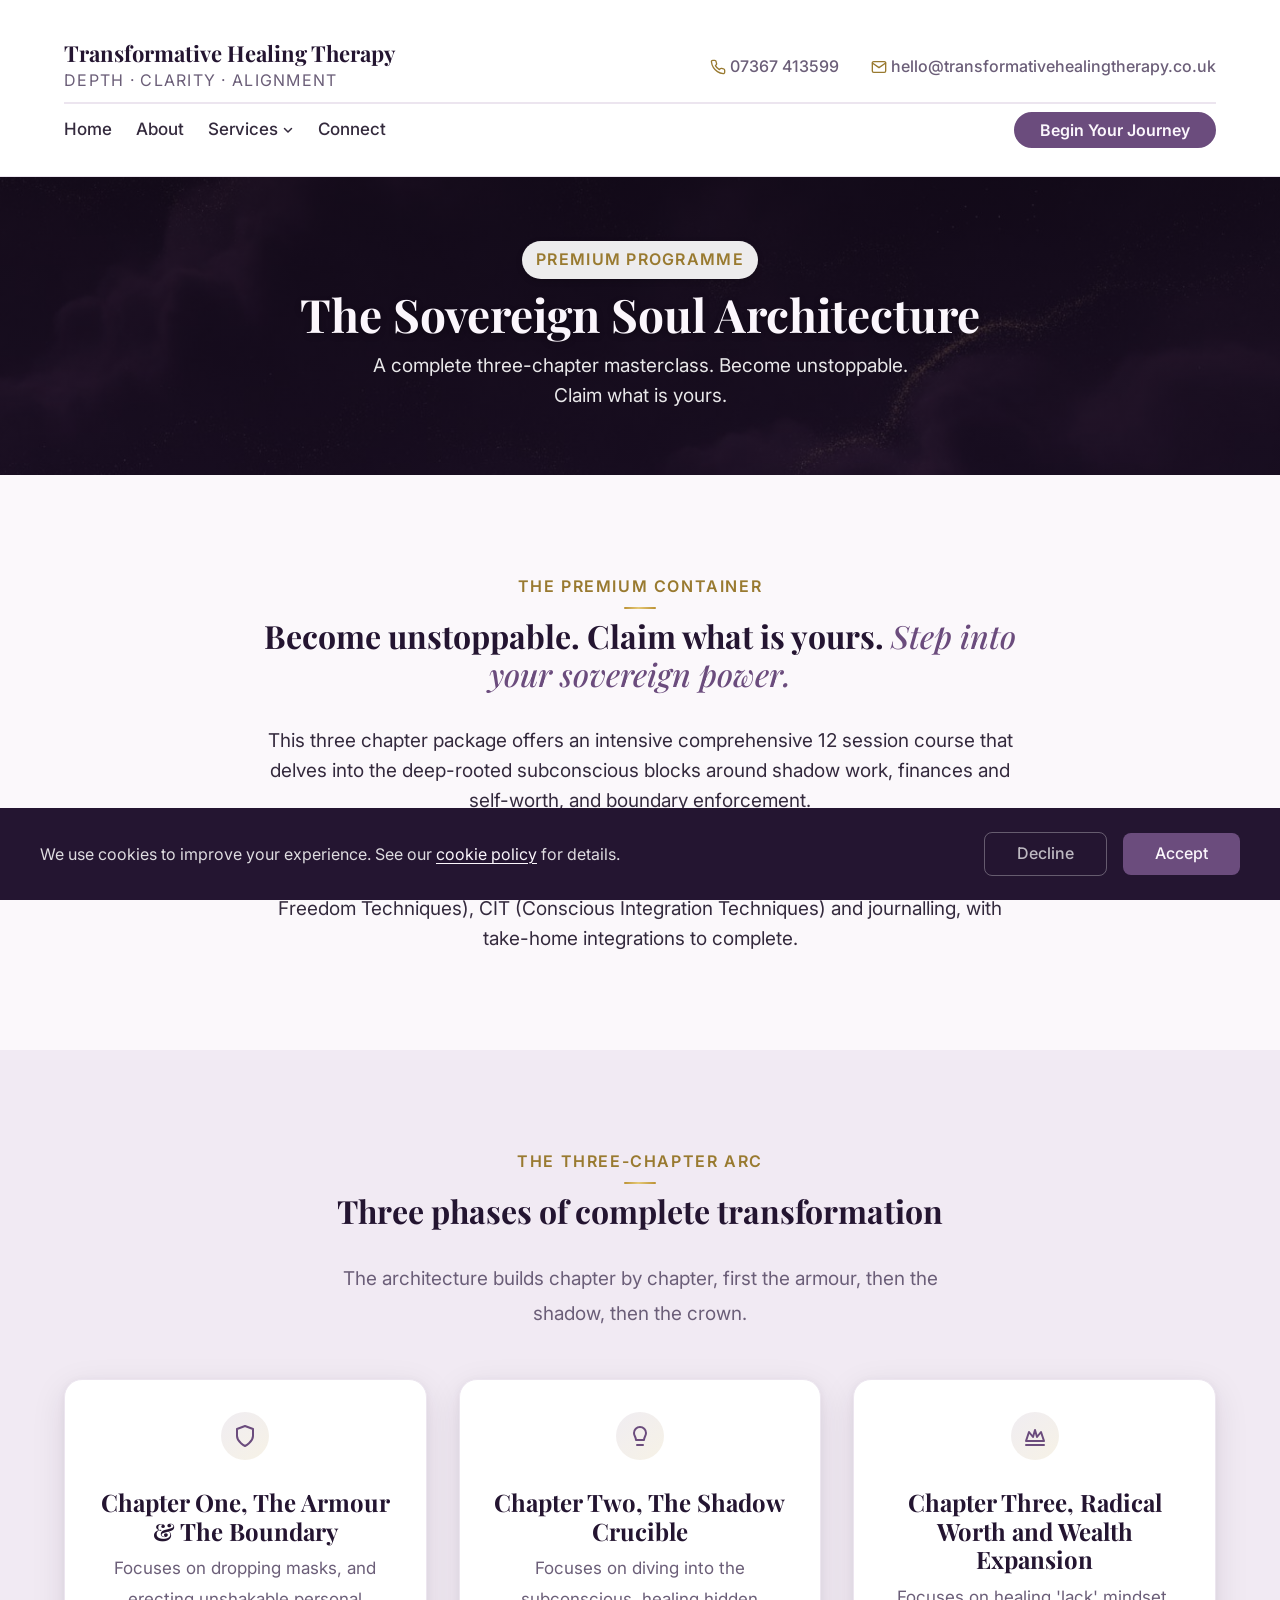
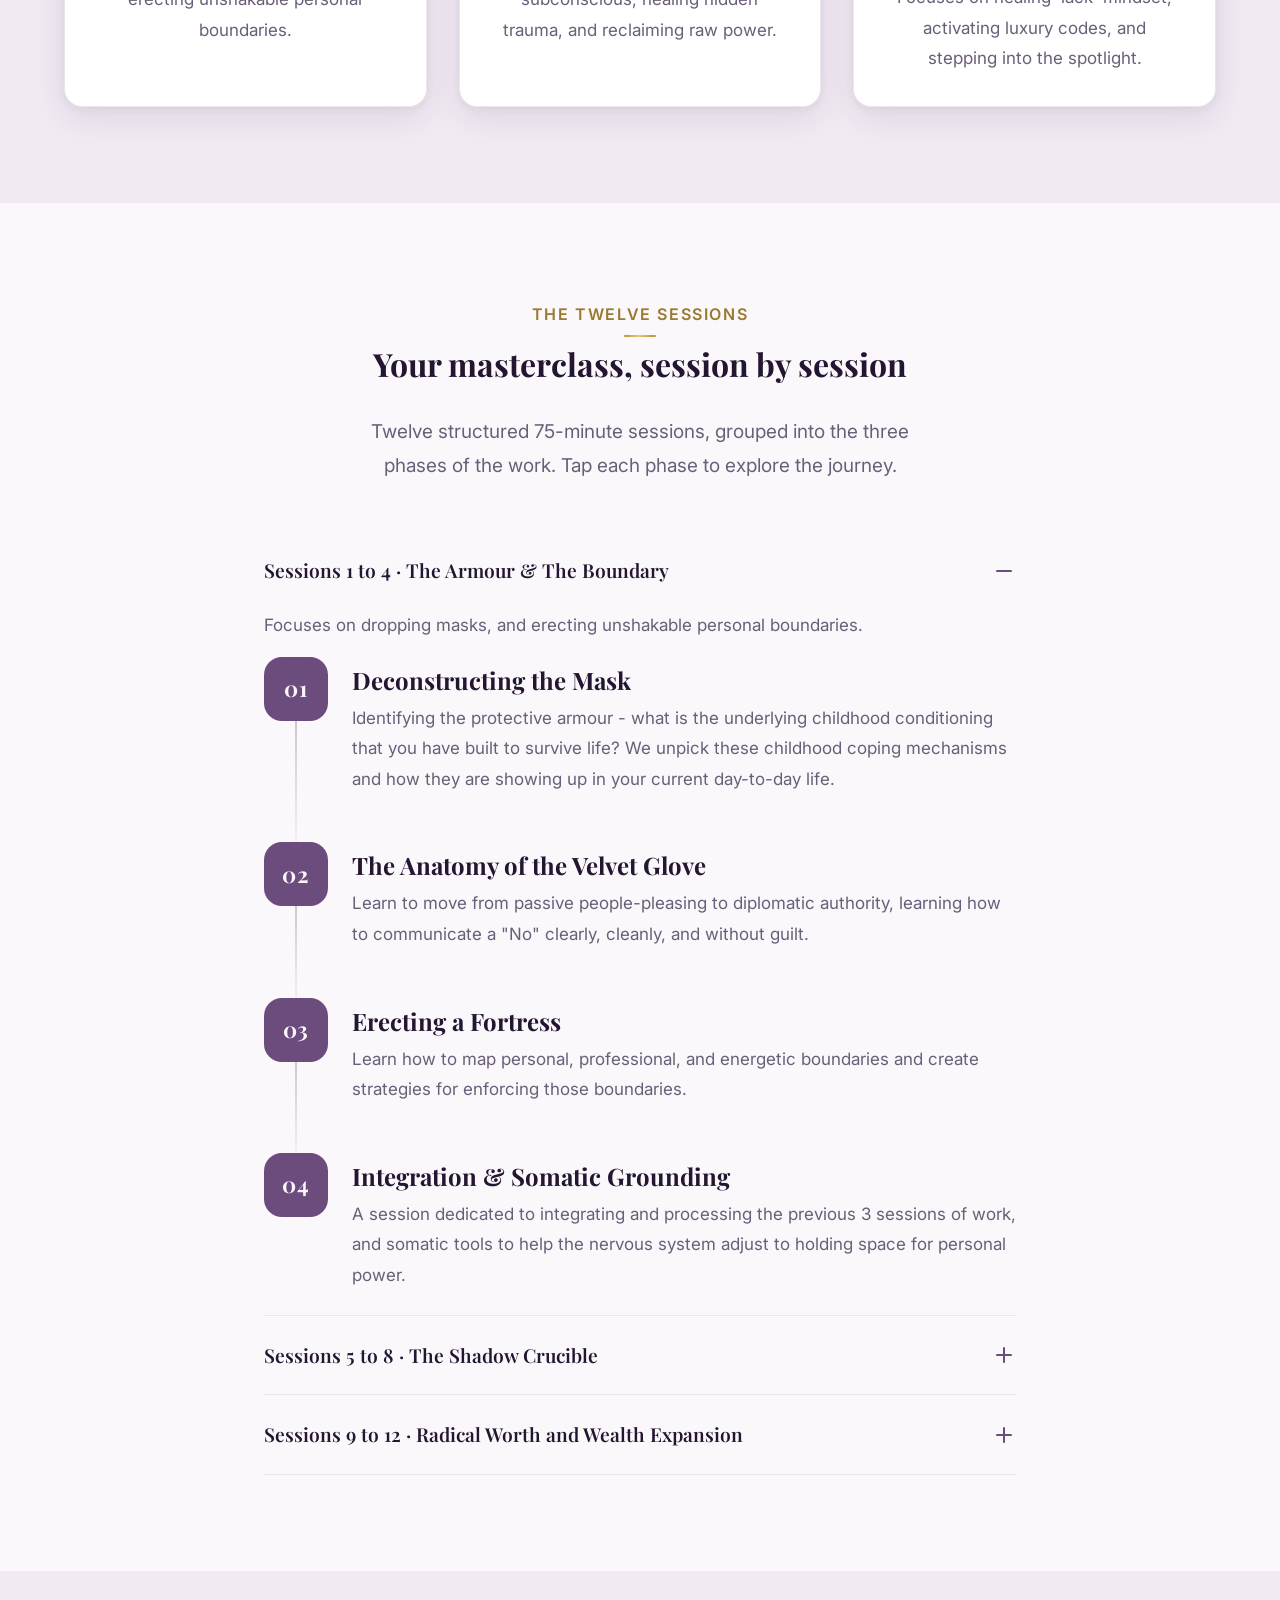
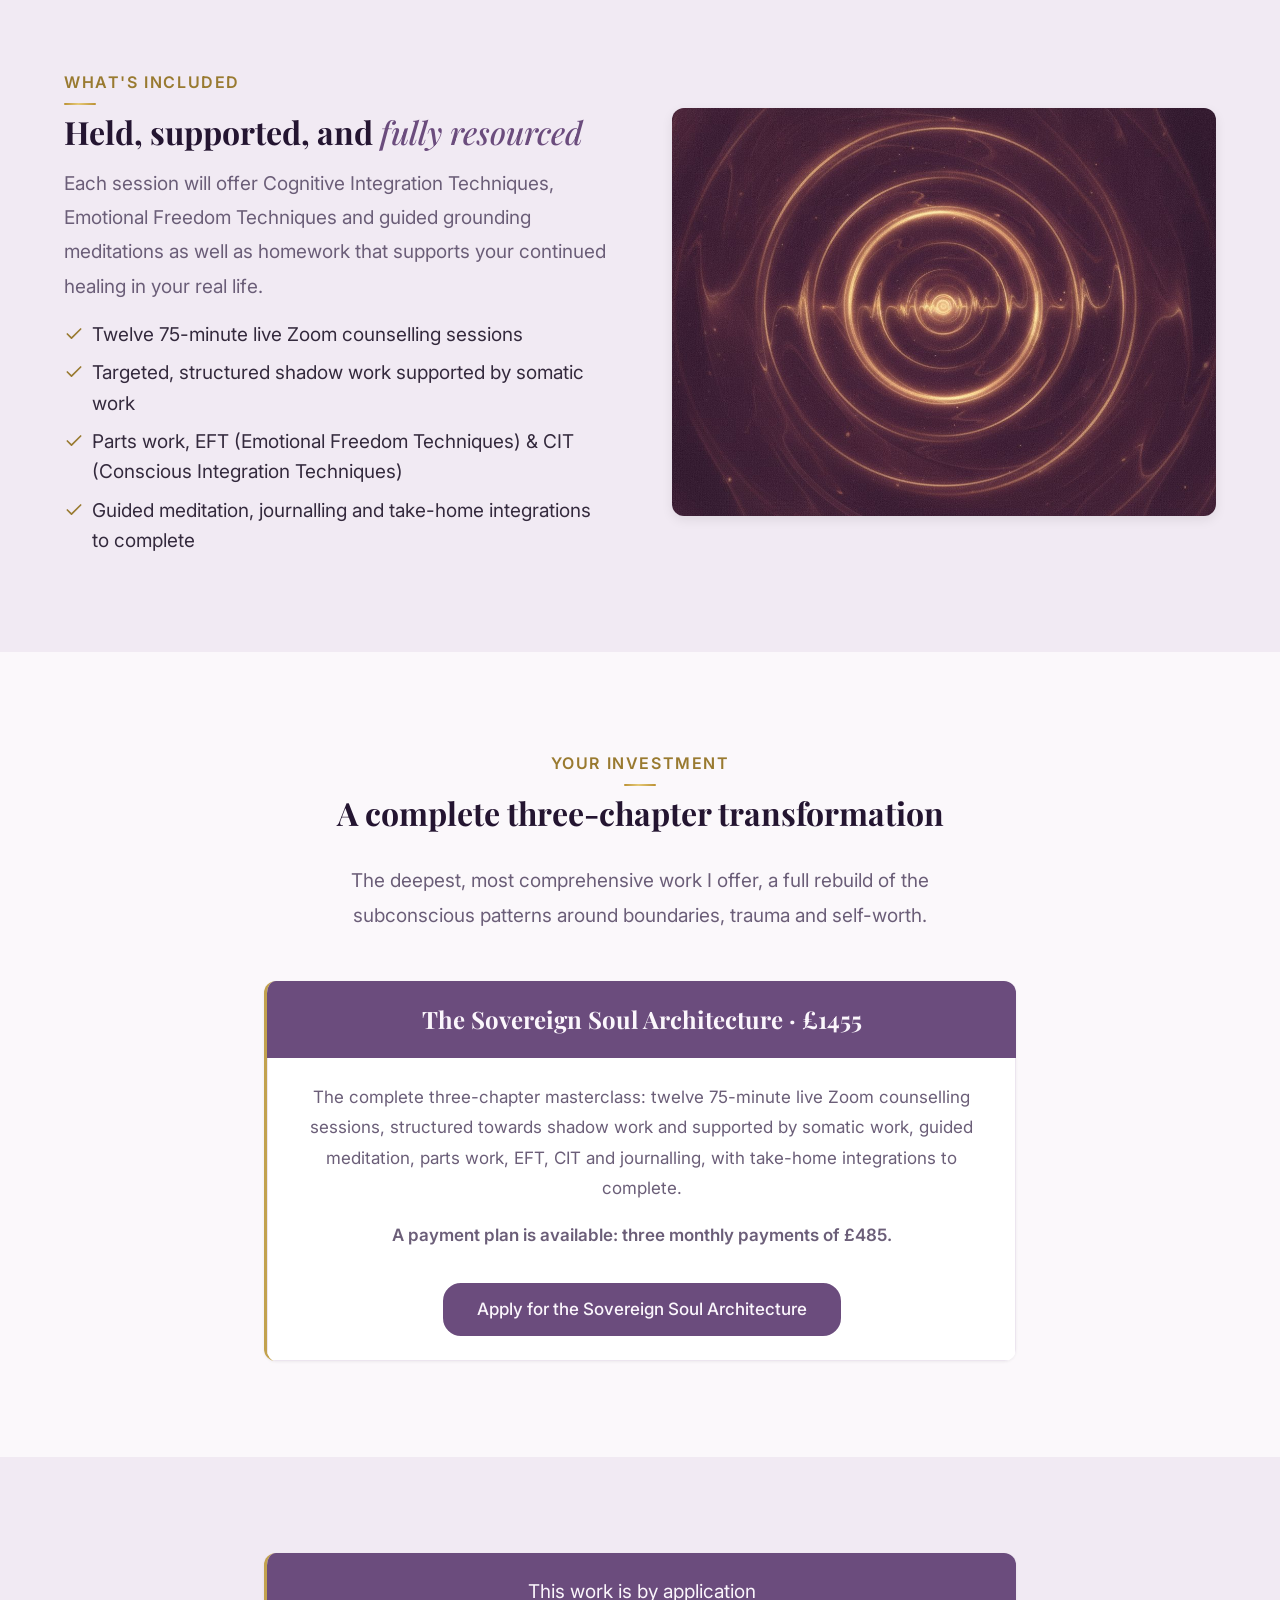
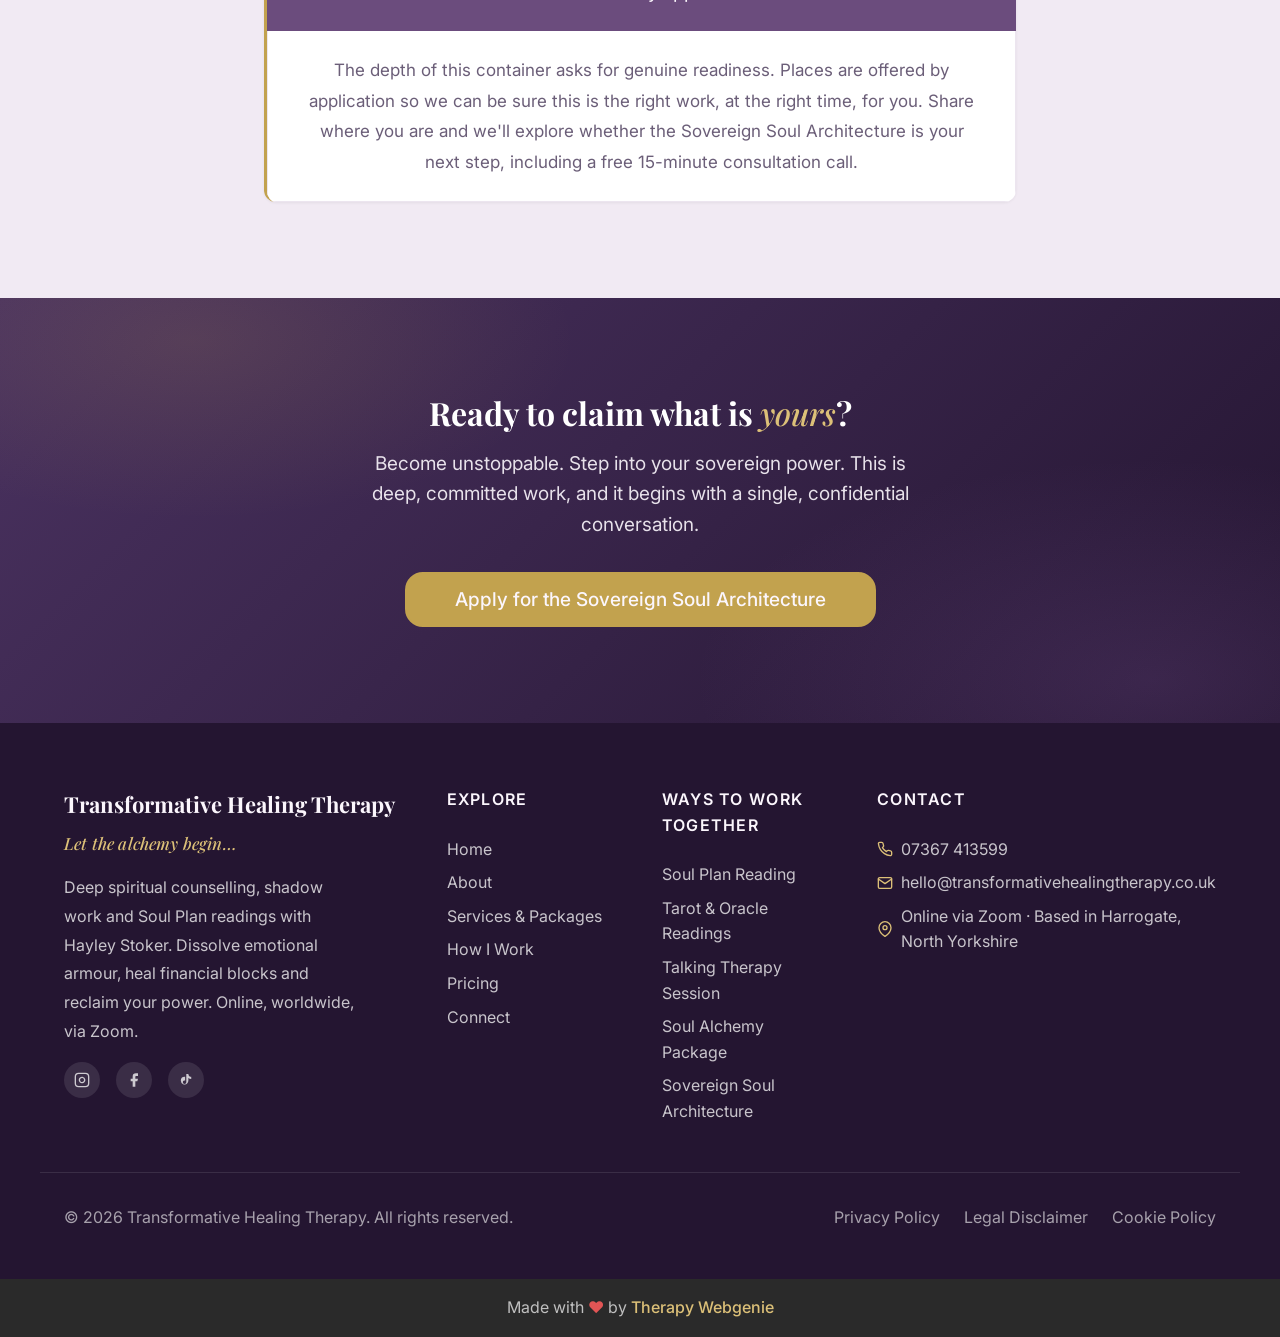
<file: sovereign-soul-architecture.html>
<!DOCTYPE html>
<html lang="en">
<head>
  <meta charset="UTF-8">
  <meta name="viewport" content="width=device-width, initial-scale=1.0">

  <title>The Sovereign Soul Architecture | Transformative Healing Therapy</title>
  <meta name="description" content="A complete three-chapter masterclass with Hayley Stoker - twelve sessions of deep shadow, boundary and wealth work. By application. Online via Zoom.">
  <meta name="author" content="Transformative Healing Therapy">
  <meta name="robots" content="max-image-preview:large">

  <link rel="canonical" href="https://www.transformativehealingtherapy.co.uk/sovereign-soul-architecture.html">

  <meta property="og:type" content="website">
  <meta property="og:url" content="https://www.transformativehealingtherapy.co.uk/sovereign-soul-architecture.html">
  <meta property="og:title" content="The Sovereign Soul Architecture - Premium Three-Chapter Programme">
  <meta property="og:description" content="A complete three-chapter masterclass. Twelve 75-minute sessions across boundaries, shadow work and radical self-worth. Become unstoppable. By application. Online via Zoom.">
  <meta property="og:image" content="https://www.transformativehealingtherapy.co.uk/images/cta-bg.jpg">

  <meta name="twitter:card" content="summary_large_image">
  <meta name="twitter:title" content="The Sovereign Soul Architecture - Premium Three-Chapter Programme">
  <meta name="twitter:description" content="A complete three-chapter masterclass. Twelve 75-minute sessions. Become unstoppable. By application. Online via Zoom.">
  <meta name="twitter:image" content="https://www.transformativehealingtherapy.co.uk/images/cta-bg.jpg">

  <link rel="icon" href="images/favicon.png" type="image/png" sizes="96x96">
  <link rel="apple-touch-icon" href="images/apple-touch-icon.png">

  <link rel="preconnect" href="https://fonts.googleapis.com">
  <link rel="preconnect" href="https://fonts.gstatic.com" crossorigin>

  <link rel="stylesheet" href="css/base.css?v=1728">
  <link rel="stylesheet" href="css/components.css?v=1728">
  <link rel="stylesheet" href="css/theme.css?v=1728">

  <!-- PROFILE:schema -->
  <script type="application/ld+json">
  {
    "@context": "https://schema.org",
    "@type": "ProfessionalService",
    "name": "Transformative Healing Therapy",
    "description": "Spiritual counselling, shadow work, Soul Plan readings and EFT with Hayley Stoker. Online via Zoom.",
    "url": "https://www.transformativehealingtherapy.co.uk",
    "telephone": "07367 413599",
    "email": "hello@transformativehealingtherapy.co.uk",
    "areaServed": "United Kingdom",
    "address": {
      "@type": "PostalAddress",
      "addressLocality": "Harrogate",
      "addressRegion": "North Yorkshire",
      "addressCountry": "GB"
    },
    "image": "https://www.transformativehealingtherapy.co.uk/images/hayley-headshot.jpg",
    "priceRange": "££"
  }
  </script>
  <!-- /PROFILE:schema -->
<script type="application/ld+json" data-te-schema="1">
{
    "@context": "https://schema.org",
    "@graph": [
        {
            "@type": "BreadcrumbList",
            "@id": "https://www.transformativehealingtherapy.co.uk/sovereign-soul-architecture.html#breadcrumb",
            "itemListElement": [
                {
                    "@type": "ListItem",
                    "position": 1,
                    "name": "Home",
                    "item": "https://www.transformativehealingtherapy.co.uk/"
                },
                {
                    "@type": "ListItem",
                    "position": 2,
                    "name": "Services",
                    "item": "https://www.transformativehealingtherapy.co.uk/services.html"
                },
                {
                    "@type": "ListItem",
                    "position": 3,
                    "name": "The Sovereign Soul Architecture",
                    "item": "https://www.transformativehealingtherapy.co.uk/sovereign-soul-architecture.html"
                }
            ]
        },
        {
            "@type": "Service",
            "@id": "https://www.transformativehealingtherapy.co.uk/sovereign-soul-architecture.html#service",
            "name": "The Sovereign Soul Architecture",
            "serviceType": "The Sovereign Soul Architecture",
            "url": "https://www.transformativehealingtherapy.co.uk/sovereign-soul-architecture.html",
            "description": "A complete three-chapter masterclass with Hayley Stoker - twelve sessions of deep shadow, boundary and wealth work. By application. Online via Zoom.",
            "image": "https://www.transformativehealingtherapy.co.uk/images/cta-bg.jpg",
            "provider": {
                "@type": "ProfessionalService",
                "name": "Transformative Healing Therapy",
                "url": "https://www.transformativehealingtherapy.co.uk",
                "telephone": "07367 413599",
                "address": {
                    "@type": "PostalAddress",
                    "addressLocality": "Harrogate",
                    "addressRegion": "North Yorkshire",
                    "addressCountry": "GB"
                },
                "image": "https://www.transformativehealingtherapy.co.uk/images/hayley-headshot.jpg"
            },
            "areaServed": "United Kingdom"
        }
    ]
}
</script>
<!-- BEACON -->
<script>(function(){try{var u="https:\/\/editmy.site\/api\/hit\/15";var d=JSON.stringify({p:location.pathname,r:document.referrer});if(navigator.sendBeacon){navigator.sendBeacon(u,d);}else{fetch(u,{method:"POST",keepalive:true,body:d});}}catch(e){}})();</script>
<!-- /BEACON -->
</head>
<body>

  <a href="#main" class="skip-link">Skip to main content</a>

  <!-- SECTION: nav -->
  <nav class="nav nav--two-tier" role="navigation" aria-label="Main navigation">
    <div class="container">
      <div class="nav__top">
        <a href="./" class="nav__brand nav__brand--inline">
          <!-- PROFILE:logo --><!-- /PROFILE:logo -->
          <div class="nav__brand-text">
            <span class="nav__name"><!-- PROFILE:site_title -->Transformative Healing Therapy<!-- /PROFILE:site_title --></span>
            <span class="nav__title"><!-- PROFILE:site_slogan -->Depth · Clarity · Alignment<!-- /PROFILE:site_slogan --></span>
          </div>
        </a>
        <div class="nav__contact">
          <div class="nav__contact-item">
            <svg xmlns="http://www.w3.org/2000/svg" viewBox="0 0 24 24" fill="none" stroke="currentColor" stroke-width="2" stroke-linecap="round" stroke-linejoin="round"><path d="M22 16.92v3a2 2 0 0 1-2.18 2 19.79 19.79 0 0 1-8.63-3.07 19.5 19.5 0 0 1-6-6 19.79 19.79 0 0 1-3.07-8.67A2 2 0 0 1 4.11 2h3a2 2 0 0 1 2 1.72c.127.96.361 1.903.7 2.81a2 2 0 0 1-.45 2.11L8.09 9.91a16 16 0 0 0 6 6l1.27-1.27a2 2 0 0 1 2.11-.45c.907.339 1.85.573 2.81.7A2 2 0 0 1 22 16.92z"></path></svg>
            <!-- PROFILE:phone_landline --><a href="tel:07367413599">07367 413599</a><!-- /PROFILE:phone_landline -->
          </div>
          <div class="nav__contact-item">
            <svg xmlns="http://www.w3.org/2000/svg" viewBox="0 0 24 24" fill="none" stroke="currentColor" stroke-width="2" stroke-linecap="round" stroke-linejoin="round"><path d="M4 4h16c1.1 0 2 .9 2 2v12c0 1.1-.9 2-2 2H4c-1.1 0-2-.9-2-2V6c0-1.1.9-2 2-2z"></path><polyline points="22,6 12,13 2,6"></polyline></svg>
            <!-- PROFILE:email --><a href="mailto:hello@transformativehealingtherapy.co.uk">hello@transformativehealingtherapy.co.uk</a><!-- /PROFILE:email -->
          </div>
        </div>
      </div>
      <div class="nav__bottom">
        <div class="nav__links">
          <a href="./" class="nav__link">Home</a>
          <a href="about.html" class="nav__link">About</a>
          <div class="nav__dropdown">
            <button class="nav__link nav__link--has-children" aria-expanded="false" aria-haspopup="true">Services <svg class="nav__chevron" width="12" height="12" viewBox="0 0 12 12" aria-hidden="true"><path d="M2.5 4.5L6 8l3.5-3.5" fill="none" stroke="currentColor" stroke-width="1.5" stroke-linecap="round" stroke-linejoin="round"/></svg></button>
            <div class="nav__dropdown-menu">
              <a href="services.html" class="nav__dropdown-link">Services &amp; Packages</a>
              <a href="sovereign-soul-architecture.html" class="nav__dropdown-link nav__link--active">The Sovereign Soul Architecture</a>
              <a href="how-i-work.html" class="nav__dropdown-link">How I Work</a>
              <a href="pricing.html" class="nav__dropdown-link">Pricing</a>
            </div>
          </div>
          <a href="connect.html" class="nav__link">Connect</a>
          <a href="connect.html" class="btn btn--primary nav__cta">Begin Your Journey</a>
        </div>
        <button class="nav__toggle" aria-label="Toggle menu" aria-expanded="false" aria-controls="mobile-menu">
          <span class="nav__toggle-bar"></span>
          <span class="nav__toggle-bar"></span>
          <span class="nav__toggle-bar"></span>
        </button>
      </div>
    </div>
    <div class="nav__mobile" id="mobile-menu" role="menu">
      <a href="./" class="nav__link" role="menuitem">Home</a>
      <a href="about.html" class="nav__link" role="menuitem">About</a>
      <div class="nav__mobile-group">
        <div class="nav__mobile-parent">
          <a href="services.html" class="nav__link" role="menuitem">Services</a>
          <button class="nav__mobile-expand" aria-label="Expand Services" aria-expanded="false"><svg class="nav__chevron" width="12" height="12" viewBox="0 0 12 12" aria-hidden="true"><path d="M2.5 4.5L6 8l3.5-3.5" fill="none" stroke="currentColor" stroke-width="1.5" stroke-linecap="round" stroke-linejoin="round"/></svg></button>
        </div>
        <div class="nav__mobile-children" role="menu" hidden>
          <a href="services.html" class="nav__link nav__link--child" role="menuitem">Services &amp; Packages</a>
          <a href="sovereign-soul-architecture.html" class="nav__link nav__link--child nav__link--active" role="menuitem">The Sovereign Soul Architecture</a>
          <a href="how-i-work.html" class="nav__link nav__link--child" role="menuitem">How I Work</a>
          <a href="pricing.html" class="nav__link nav__link--child" role="menuitem">Pricing</a>
        </div>
      </div>
      <a href="connect.html" class="nav__link" role="menuitem">Connect</a>
      <div class="nav__mobile-ctas">
        <a href="connect.html" class="btn btn--primary" role="menuitem">Begin Your Journey</a>
      </div>
      <div class="nav__mobile-contact">
        <div class="nav__contact-item">
          <svg xmlns="http://www.w3.org/2000/svg" viewBox="0 0 24 24" fill="none" stroke="currentColor" stroke-width="2" stroke-linecap="round" stroke-linejoin="round"><path d="M22 16.92v3a2 2 0 0 1-2.18 2 19.79 19.79 0 0 1-8.63-3.07 19.5 19.5 0 0 1-6-6 19.79 19.79 0 0 1-3.07-8.67A2 2 0 0 1 4.11 2h3a2 2 0 0 1 2 1.72c.127.96.361 1.903.7 2.81a2 2 0 0 1-.45 2.11L8.09 9.91a16 16 0 0 0 6 6l1.27-1.27a2 2 0 0 1 2.11-.45c.907.339 1.85.573 2.81.7A2 2 0 0 1 22 16.92z"></path></svg>
          <a href="tel:07367413599">07367 413599</a>
        </div>
        <div class="nav__contact-item">
          <svg xmlns="http://www.w3.org/2000/svg" viewBox="0 0 24 24" fill="none" stroke="currentColor" stroke-width="2" stroke-linecap="round" stroke-linejoin="round"><path d="M4 4h16c1.1 0 2 .9 2 2v12c0 1.1-.9 2-2 2H4c-1.1 0-2-.9-2-2V6c0-1.1.9-2 2-2z"></path><polyline points="22,6 12,13 2,6"></polyline></svg>
          <a href="mailto:hello@transformativehealingtherapy.co.uk">hello@transformativehealingtherapy.co.uk</a>
        </div>
      </div>
    </div>
  </nav>
  <!-- /SECTION: nav -->

  <!-- Compact scroll header -->
  <div class="nav-scroll" aria-hidden="true">
    <div class="container nav-scroll__inner">
      <div class="nav-scroll__brand">
        <span class="nav-scroll__name">Transformative Healing Therapy</span>
        <span class="nav-scroll__title">Depth · Clarity · Alignment</span>
      </div>
      <div class="nav-scroll__right">
        <a href="tel:07367413599" class="nav-scroll__phone">
          <svg xmlns="http://www.w3.org/2000/svg" viewBox="0 0 24 24" fill="none" stroke="currentColor" stroke-width="2" stroke-linecap="round" stroke-linejoin="round"><path d="M22 16.92v3a2 2 0 0 1-2.18 2 19.79 19.79 0 0 1-8.63-3.07 19.5 19.5 0 0 1-6-6 19.79 19.79 0 0 1-3.07-8.67A2 2 0 0 1 4.11 2h3a2 2 0 0 1 2 1.72c.127.96.361 1.903.7 2.81a2 2 0 0 1-.45 2.11L8.09 9.91a16 16 0 0 0 6 6l1.27-1.27a2 2 0 0 1 2.11-.45c.907.339 1.85.573 2.81.7A2 2 0 0 1 22 16.92z"></path></svg>
          07367 413599
        </a>
        <a href="tel:07367413599" class="nav-scroll__phone-icon" aria-label="Call Hayley">
          <svg xmlns="http://www.w3.org/2000/svg" viewBox="0 0 24 24" fill="none" stroke="currentColor" stroke-width="2" stroke-linecap="round" stroke-linejoin="round"><path d="M22 16.92v3a2 2 0 0 1-2.18 2 19.79 19.79 0 0 1-8.63-3.07 19.5 19.5 0 0 1-6-6 19.79 19.79 0 0 1-3.07-8.67A2 2 0 0 1 4.11 2h3a2 2 0 0 1 2 1.72c.127.96.361 1.903.7 2.81a2 2 0 0 1-.45 2.11L8.09 9.91a16 16 0 0 0 6 6l1.27-1.27a2 2 0 0 1 2.11-.45c.907.339 1.85.573 2.81.7A2 2 0 0 1 22 16.92z"></path></svg>
        </a>
        <button class="nav-scroll__toggle" aria-label="Toggle menu">
          <span class="nav-scroll__toggle-bar"></span>
          <span class="nav-scroll__toggle-bar"></span>
          <span class="nav-scroll__toggle-bar"></span>
        </button>
      </div>
    </div>
  </div>

  <main id="main">

    <!-- SECTION: page-header -->
    <section class="page-header page-header--image" style="background-image: url('images/page-header.jpg')">
      <div class="container">
        <span class="section-label">Premium Programme</span>
        <h1>The Sovereign Soul Architecture</h1>
        <p>A complete three-chapter masterclass. Become unstoppable. Claim what is yours.</p>
      </div>
    </section>
    <!-- /SECTION: page-header -->

    <!-- SECTION: overview -->
    <section class="section reveal">
      <div class="container container--narrow text-center">
        <span class="section-label">The Premium Container</span>
        <h2>Become unstoppable. Claim what is yours. <em>Step into your sovereign power.</em></h2>
        <p>This three chapter package offers an intensive comprehensive 12 session course that delves into the deep-rooted subconscious blocks around shadow work, finances and self-worth, and boundary enforcement.</p>
        <p>Twelve 75-minute counselling sessions, targeted and structured towards shadow work and supported by somatic work, guided meditation, parts work, EFT (Emotional Freedom Techniques), CIT (Conscious Integration Techniques) and journalling, with take-home integrations to complete.</p>
      </div>
    </section>
    <!-- /SECTION: overview -->

    <!-- SECTION: phases -->
    <section class="section section--alt reveal">
      <div class="container text-center">
        <span class="section-label">The Three-Chapter Arc</span>
        <h2>Three phases of complete transformation</h2>
        <p class="section-subtitle">The architecture builds chapter by chapter, first the armour, then the shadow, then the crown.</p>
      </div>
      <div class="container grid grid--3 reveal-trigger">
        <div class="card card--feature">
          <div class="card__icon">
            <svg xmlns="http://www.w3.org/2000/svg" viewBox="0 0 24 24" fill="none" stroke="currentColor" stroke-width="2" stroke-linecap="round" stroke-linejoin="round"><path d="M12 22s8-4 8-10V5l-8-3-8 3v7c0 6 8 10 8 10z"></path></svg>
          </div>
          <h3 class="card__title">Chapter One, The Armour &amp; The Boundary</h3>
          <p class="card__text">Focuses on dropping masks, and erecting unshakable personal boundaries.</p>
        </div>
        <div class="card card--feature">
          <div class="card__icon">
            <svg xmlns="http://www.w3.org/2000/svg" viewBox="0 0 24 24" fill="none" stroke="currentColor" stroke-width="2" stroke-linecap="round" stroke-linejoin="round"><path d="M12 3a6 6 0 0 0-6 6c0 3 2 4 2 7h8c0-3 2-4 2-7a6 6 0 0 0-6-6z"></path><line x1="9" y1="21" x2="15" y2="21"></line></svg>
          </div>
          <h3 class="card__title">Chapter Two, The Shadow Crucible</h3>
          <p class="card__text">Focuses on diving into the subconscious, healing hidden trauma, and reclaiming raw power.</p>
        </div>
        <div class="card card--feature">
          <div class="card__icon">
            <svg xmlns="http://www.w3.org/2000/svg" viewBox="0 0 24 24" fill="none" stroke="currentColor" stroke-width="2" stroke-linecap="round" stroke-linejoin="round"><path d="M3 17l3-9 4 5 2-7 2 7 4-5 3 9z"></path><line x1="3" y1="21" x2="21" y2="21"></line></svg>
          </div>
          <h3 class="card__title">Chapter Three, Radical Worth and Wealth Expansion</h3>
          <p class="card__text">Focuses on healing 'lack' mindset, activating luxury codes, and stepping into the spotlight.</p>
        </div>
      </div>
    </section>
    <!-- /SECTION: phases -->

    <!-- SECTION: sessions -->
    <section class="section reveal">
      <div class="container text-center">
        <span class="section-label">The Twelve Sessions</span>
        <h2>Your masterclass, session by session</h2>
        <p class="section-subtitle">Twelve structured 75-minute sessions, grouped into the three phases of the work. Tap each phase to explore the journey.</p>
      </div>
      <div class="container container--narrow">
        <div class="accordion">

          <div class="accordion__item accordion__item--open">
            <button class="accordion__trigger" aria-expanded="true">
              Sessions 1 to 4 · The Armour &amp; The Boundary
              <svg class="accordion__icon" xmlns="http://www.w3.org/2000/svg" viewBox="0 0 24 24" fill="none" stroke="currentColor" stroke-width="2" stroke-linecap="round" stroke-linejoin="round"><line x1="5" y1="12" x2="19" y2="12"></line><line class="accordion__icon-vertical" x1="12" y1="5" x2="12" y2="19"></line></svg>
            </button>
            <div class="accordion__content">
              <p>Focuses on dropping masks, and erecting unshakable personal boundaries.</p>
              <ol class="process-spine">
                <li class="process-spine__step">
                  <div class="process-spine__num">01</div>
                  <div class="process-spine__body">
                    <h3 class="process-spine__title">Deconstructing the Mask</h3>
                    <p class="process-spine__text">Identifying the protective armour - what is the underlying childhood conditioning that you have built to survive life? We unpick these childhood coping mechanisms and how they are showing up in your current day-to-day life.</p>
                  </div>
                </li>
                <li class="process-spine__step">
                  <div class="process-spine__num">02</div>
                  <div class="process-spine__body">
                    <h3 class="process-spine__title">The Anatomy of the Velvet Glove</h3>
                    <p class="process-spine__text">Learn to move from passive people-pleasing to diplomatic authority, learning how to communicate a "No" clearly, cleanly, and without guilt.</p>
                  </div>
                </li>
                <li class="process-spine__step">
                  <div class="process-spine__num">03</div>
                  <div class="process-spine__body">
                    <h3 class="process-spine__title">Erecting a Fortress</h3>
                    <p class="process-spine__text">Learn how to map personal, professional, and energetic boundaries and create strategies for enforcing those boundaries.</p>
                  </div>
                </li>
                <li class="process-spine__step">
                  <div class="process-spine__num">04</div>
                  <div class="process-spine__body">
                    <h3 class="process-spine__title">Integration &amp; Somatic Grounding</h3>
                    <p class="process-spine__text">A session dedicated to integrating and processing the previous 3 sessions of work, and somatic tools to help the nervous system adjust to holding space for personal power.</p>
                  </div>
                </li>
              </ol>
            </div>
          </div>

          <div class="accordion__item">
            <button class="accordion__trigger" aria-expanded="false">
              Sessions 5 to 8 · The Shadow Crucible
              <svg class="accordion__icon" xmlns="http://www.w3.org/2000/svg" viewBox="0 0 24 24" fill="none" stroke="currentColor" stroke-width="2" stroke-linecap="round" stroke-linejoin="round"><line x1="5" y1="12" x2="19" y2="12"></line><line class="accordion__icon-vertical" x1="12" y1="5" x2="12" y2="19"></line></svg>
            </button>
            <div class="accordion__content">
              <p>Focuses on diving into the subconscious, healing hidden trauma, and reclaiming raw power.</p>
              <ol class="process-spine">
                <li class="process-spine__step">
                  <div class="process-spine__num">05</div>
                  <div class="process-spine__body">
                    <h3 class="process-spine__title">Navigating the Subconscious Trenches</h3>
                    <p class="process-spine__text">We use dream analysis and targeted journalling to identify repressed emotions, hidden fears, and unvoiced anger.</p>
                  </div>
                </li>
                <li class="process-spine__step">
                  <div class="process-spine__num">06</div>
                  <div class="process-spine__body">
                    <h3 class="process-spine__title">Alchemising Trauma into Power</h3>
                    <p class="process-spine__text">We learn how to sit safely with heavy emotional patterns without flinching. Moving from a mindset of survival and victimisation into a state of personal sovereignty.</p>
                  </div>
                </li>
                <li class="process-spine__step">
                  <div class="process-spine__num">07</div>
                  <div class="process-spine__body">
                    <h3 class="process-spine__title">The Severing Ritual</h3>
                    <p class="process-spine__text">Energetically cutting cords with toxic past dynamics, family entanglements, or relationships that thrive on control and power struggles.</p>
                  </div>
                </li>
                <li class="process-spine__step">
                  <div class="process-spine__num">08</div>
                  <div class="process-spine__body">
                    <h3 class="process-spine__title">Mid-point Integration Sanctuary</h3>
                    <p class="process-spine__text">In this session you have a safe, highly nurturing space to weep, release, and integrate the intense shadow work before moving into expansion.</p>
                  </div>
                </li>
              </ol>
            </div>
          </div>

          <div class="accordion__item">
            <button class="accordion__trigger" aria-expanded="false">
              Sessions 9 to 12 · Radical Worth and Wealth Expansion
              <svg class="accordion__icon" xmlns="http://www.w3.org/2000/svg" viewBox="0 0 24 24" fill="none" stroke="currentColor" stroke-width="2" stroke-linecap="round" stroke-linejoin="round"><line x1="5" y1="12" x2="19" y2="12"></line><line class="accordion__icon-vertical" x1="12" y1="5" x2="12" y2="19"></line></svg>
            </button>
            <div class="accordion__content">
              <p>Focuses on healing 'lack' mindset, activating luxury codes, and stepping into the spotlight.</p>
              <ol class="process-spine">
                <li class="process-spine__step">
                  <div class="process-spine__num">09</div>
                  <div class="process-spine__body">
                    <h3 class="process-spine__title">Deconstructing the 'lack' Mindset</h3>
                    <p class="process-spine__text">In this session we expose inherited family blocks around money, scarcity, and survival instinct. Re-writing the subconscious script around financial security.</p>
                  </div>
                </li>
                <li class="process-spine__step">
                  <div class="process-spine__num">10</div>
                  <div class="process-spine__body">
                    <h3 class="process-spine__title">The Royal Standard of Self-Worth</h3>
                    <p class="process-spine__text">This session teaches you how to stop shrinking, claim your expert status, and establish a "premium" standard for your time, energy, and work.</p>
                  </div>
                </li>
                <li class="process-spine__step">
                  <div class="process-spine__num">11</div>
                  <div class="process-spine__body">
                    <h3 class="process-spine__title">Visibility and the Magnetic Ask</h3>
                    <p class="process-spine__text">Step out of the shadows and onto the stage! In this session we overcome visibility fears, learn how to pitch your premium services, and attract high-value networks.</p>
                  </div>
                </li>
                <li class="process-spine__step">
                  <div class="process-spine__num">12</div>
                  <div class="process-spine__body">
                    <h3 class="process-spine__title">Crowned Sovereignty</h3>
                    <p class="process-spine__text">The final session is an integration session - fusing shadow, boundary and wealth work into a lifelong spiritual blueprint. We complete the masterclass with a final graduation ritual and your commitment to the sovereign path.</p>
                  </div>
                </li>
              </ol>
            </div>
          </div>

        </div>
      </div>
    </section>
    <!-- /SECTION: sessions -->

    <!-- SECTION: included -->
    <section class="section section--alt reveal">
      <div class="container">
        <div class="split">
          <div class="split__text">
            <span class="section-label">What's Included</span>
            <h2>Held, supported, and <em>fully resourced</em></h2>
            <p>Each session will offer Cognitive Integration Techniques, Emotional Freedom Techniques and guided grounding meditations as well as homework that supports your continued healing in your real life.</p>
            <ul class="checklist">
              <li><svg xmlns="http://www.w3.org/2000/svg" viewBox="0 0 24 24" fill="none" stroke="currentColor" stroke-width="2" stroke-linecap="round" stroke-linejoin="round"><polyline points="20 6 9 17 4 12"></polyline></svg> Twelve 75-minute live Zoom counselling sessions</li>
              <li><svg xmlns="http://www.w3.org/2000/svg" viewBox="0 0 24 24" fill="none" stroke="currentColor" stroke-width="2" stroke-linecap="round" stroke-linejoin="round"><polyline points="20 6 9 17 4 12"></polyline></svg> Targeted, structured shadow work supported by somatic work</li>
              <li><svg xmlns="http://www.w3.org/2000/svg" viewBox="0 0 24 24" fill="none" stroke="currentColor" stroke-width="2" stroke-linecap="round" stroke-linejoin="round"><polyline points="20 6 9 17 4 12"></polyline></svg> Parts work, EFT (Emotional Freedom Techniques) &amp; CIT (Conscious Integration Techniques)</li>
              <li><svg xmlns="http://www.w3.org/2000/svg" viewBox="0 0 24 24" fill="none" stroke="currentColor" stroke-width="2" stroke-linecap="round" stroke-linejoin="round"><polyline points="20 6 9 17 4 12"></polyline></svg> Guided meditation, journalling and take-home integrations to complete</li>
            </ul>
          </div>
          <img src="images/modalities.jpg" alt="Gentle ripples of golden healing energy across deep plum" class="split__image split__image--landscape" loading="lazy">
        </div>
      </div>
    </section>
    <!-- /SECTION: included -->

    <!-- SECTION: investment -->
    <section class="section reveal">
      <div class="container text-center">
        <span class="section-label">Your Investment</span>
        <h2>A complete three-chapter transformation</h2>
        <p class="section-subtitle">The deepest, most comprehensive work I offer, a full rebuild of the subconscious patterns around boundaries, trauma and self-worth.</p>
      </div>
      <div class="container container--narrow">
        <div class="highlight-box">
          <div class="highlight-box__heading">
            <h3>The Sovereign Soul Architecture · £1455</h3>
          </div>
          <div class="highlight-box__content">
            <p>The complete three-chapter masterclass: twelve 75-minute live Zoom counselling sessions, structured towards shadow work and supported by somatic work, guided meditation, parts work, EFT, CIT and journalling, with take-home integrations to complete.</p>
            <p><strong>A payment plan is available: three monthly payments of £485.</strong></p>
            <a href="connect.html" class="btn btn--primary">Apply for the Sovereign Soul Architecture</a>
          </div>
        </div>
      </div>
    </section>
    <!-- /SECTION: investment -->

    <!-- SECTION: application -->
    <section class="section section--alt reveal">
      <div class="container container--narrow">
        <div class="highlight-box">
          <div class="highlight-box__heading">This work is by application</div>
          <div class="highlight-box__content">
            <p>The depth of this container asks for genuine readiness. Places are offered by application so we can be sure this is the right work, at the right time, for you. Share where you are and we'll explore whether the Sovereign Soul Architecture is your next step, including a free 15-minute consultation call.</p>
          </div>
        </div>
      </div>
    </section>
    <!-- /SECTION: application -->

    <!-- SECTION: cta -->
    <section class="section cta-banner reveal">
      <div class="container text-center">
        <h2>Ready to claim what is <em>yours</em>?</h2>
        <p>Become unstoppable. Step into your sovereign power. This is deep, committed work, and it begins with a single, confidential conversation.</p>
        <div class="cta-banner__buttons">
          <a href="connect.html" class="btn btn--accent">Apply for the Sovereign Soul Architecture</a>
        </div>
      </div>
    </section>
    <!-- /SECTION: cta -->

  </main>

  <!-- SECTION: footer -->
  <footer class="footer">
    <div class="container footer__inner">
      <div class="footer__brand">
        <p class="footer__brand-name">Transformative Healing Therapy</p>
        <p class="brand-tagline footer__tagline">Let the alchemy begin&hellip;</p>
        <p class="footer__brand-text">Deep spiritual counselling, shadow work and Soul Plan readings with Hayley Stoker. Dissolve emotional armour, heal financial blocks and reclaim your power. Online, worldwide, via Zoom.</p>
        <div class="footer__social">
          <a href="https://www.instagram.com/transformativehealing_therapy/" class="footer__social-link" target="_blank" rel="noopener" aria-label="Instagram">
            <svg viewBox="0 0 24 24" fill="none" stroke="currentColor" stroke-width="2" aria-hidden="true"><rect x="2" y="2" width="20" height="20" rx="5" ry="5"></rect><path d="M16 11.37A4 4 0 1 1 12.63 8 4 4 0 0 1 16 11.37z"></path><line x1="17.5" y1="6.5" x2="17.51" y2="6.5"></line></svg>
          </a>
          <a href="https://www.facebook.com/share/1Ay3a9zaSt/" class="footer__social-link" target="_blank" rel="noopener" aria-label="Facebook">
            <svg viewBox="0 0 24 24" fill="currentColor" aria-hidden="true"><path d="M18 2h-3a5 5 0 0 0-5 5v3H7v4h3v8h4v-8h3l1-4h-4V7a1 1 0 0 1 1-1h3z"></path></svg>
          </a>
          <a href="https://www.tiktok.com/@the_alchemist52" class="footer__social-link" target="_blank" rel="noopener" aria-label="TikTok">
            <svg viewBox="0 0 24 24" fill="currentColor" aria-hidden="true"><path d="M16.6 5.82A4.28 4.28 0 0 1 15.54 3h-3.09v12.4a2.59 2.59 0 0 1-2.59 2.5 2.59 2.59 0 0 1-2.59-2.59 2.59 2.59 0 0 1 3.44-2.44V7.3a5.7 5.7 0 0 0-.85-.06A5.68 5.68 0 0 0 4.2 12.9a5.68 5.68 0 0 0 9.79 3.95 5.62 5.62 0 0 0 1.57-3.94V9.01a7.34 7.34 0 0 0 4.28 1.37V7.3a4.29 4.29 0 0 1-3.24-1.48z"></path></svg>
          </a>
        </div>
      </div>
      <div class="footer__col">
        <p class="footer__heading">Explore</p>
        <div class="footer__links">
          <a href="./" class="footer__link">Home</a>
          <a href="about.html" class="footer__link">About</a>
          <a href="services.html" class="footer__link">Services &amp; Packages</a>
          <a href="how-i-work.html" class="footer__link">How I Work</a>
          <a href="pricing.html" class="footer__link">Pricing</a>
          <a href="connect.html" class="footer__link">Connect</a>
        </div>
      </div>
      <div class="footer__col">
        <p class="footer__heading">Ways to Work Together</p>
        <div class="footer__links">
          <a href="services.html#soul-plan" class="footer__link">Soul Plan Reading</a>
          <a href="services.html#tarot" class="footer__link">Tarot &amp; Oracle Readings</a>
          <a href="services.html#talking-therapy" class="footer__link">Talking Therapy Session</a>
          <a href="services.html#soul-alchemy" class="footer__link">Soul Alchemy Package</a>
          <a href="sovereign-soul-architecture.html" class="footer__link">Sovereign Soul Architecture</a>
        </div>
      </div>
      <div class="footer__col">
        <p class="footer__heading">Contact</p>
        <div class="footer__contact-item">
          <svg xmlns="http://www.w3.org/2000/svg" viewBox="0 0 24 24" fill="none" stroke="currentColor" stroke-width="2" stroke-linecap="round" stroke-linejoin="round"><path d="M22 16.92v3a2 2 0 0 1-2.18 2 19.79 19.79 0 0 1-8.63-3.07 19.5 19.5 0 0 1-6-6 19.79 19.79 0 0 1-3.07-8.67A2 2 0 0 1 4.11 2h3a2 2 0 0 1 2 1.72 12.84 12.84 0 0 0 .7 2.81 2 2 0 0 1-.45 2.11L8.09 9.91a16 16 0 0 0 6 6l1.27-1.27a2 2 0 0 1 2.11-.45 12.84 12.84 0 0 0 2.81.7A2 2 0 0 1 22 16.92z"></path></svg>
          <!-- PROFILE:phone_landline --><a href="tel:07367413599">07367 413599</a><!-- /PROFILE:phone_landline -->
        </div>
        <div class="footer__contact-item">
          <svg xmlns="http://www.w3.org/2000/svg" viewBox="0 0 24 24" fill="none" stroke="currentColor" stroke-width="2" stroke-linecap="round" stroke-linejoin="round"><path d="M4 4h16c1.1 0 2 .9 2 2v12c0 1.1-.9 2-2 2H4c-1.1 0-2-.9-2-2V6c0-1.1.9-2 2-2z"></path><polyline points="22,6 12,13 2,6"></polyline></svg>
          <!-- PROFILE:email --><a href="mailto:hello@transformativehealingtherapy.co.uk">hello@transformativehealingtherapy.co.uk</a><!-- /PROFILE:email -->
        </div>
        <div class="footer__contact-item">
          <svg xmlns="http://www.w3.org/2000/svg" viewBox="0 0 24 24" fill="none" stroke="currentColor" stroke-width="2" stroke-linecap="round" stroke-linejoin="round"><path d="M21 10c0 7-9 13-9 13s-9-6-9-13a9 9 0 0 1 18 0z"></path><circle cx="12" cy="10" r="3"></circle></svg>
          <!-- PROFILE:address --><span>Online via Zoom · Based in Harrogate, North Yorkshire</span><!-- /PROFILE:address -->
        </div>
      </div>
    </div>
    <div class="container footer__bottom">
      <p class="footer__copyright">&copy; <script>document.write(new Date().getFullYear())</script> Transformative Healing Therapy. All rights reserved.</p>
      <div class="footer__legal">
        <a href="privacy.html">Privacy Policy</a>
        <a href="privacy.html#disclaimer">Legal Disclaimer</a>
        <a href="cookies-policy.html">Cookie Policy</a>
      </div>
    </div>
  </footer>
  <!-- /SECTION: footer -->

  <div class="site-credit">
    <p>Made with <span class="site-credit__heart" aria-label="love">&#10084;</span> by <a href="https://www.therapywebgenie.com" target="_blank" rel="noopener">Therapy Webgenie</a></p>
  </div>

  <!-- Cookie Consent -->
  <div class="cookie-banner" role="dialog" aria-label="Cookie consent">
    <div class="cookie-banner__inner">
      <p class="cookie-banner__text">We use cookies to improve your experience. See our <a href="cookies-policy.html">cookie policy</a> for details.</p>
      <div class="cookie-banner__buttons"><button class="cookie-banner__accept">Accept</button><button class="cookie-banner__decline">Decline</button></div>
    </div>
  </div>

  <!-- Back to Top -->
  <button class="back-to-top" aria-label="Back to top">
    <svg xmlns="http://www.w3.org/2000/svg" viewBox="0 0 24 24" fill="none" stroke="currentColor" stroke-width="2" stroke-linecap="round" stroke-linejoin="round"><polyline points="18 15 12 9 6 15"></polyline></svg>
  </button>

  <script src="js/main.js"></script>
</body>
</html>
</file>
<file: css/base.css>
/* =============================================
   BASE STYLES
   Reset, Custom Properties, Typography, Layout
   Theme colours & fonts are in theme.css
   ============================================= */

/* --- Custom Properties (non-theme) --- */
:root {
  --text-xs: 1rem; /* 1.7.24: the smallest text on a site is 16px (Rick's rule); was 13px */
  --text-sm: 1rem;
  --text-base: 1.0625rem;
  --text-md: 1.1875rem;
  --text-lg: 1.375rem;
  --text-xl: 1.625rem;
  --text-2xl: 2rem;
  --text-3xl: 2.375rem;
  --text-4xl: 3rem;

  /* Heading sizes (overridable per font pairing in theme.css) */
  --text-h1: var(--text-3xl);          /* mobile: 38px */
  --text-h1-desktop: var(--text-4xl);  /* desktop: 48px */
  --text-h2: var(--text-2xl);          /* mobile: 32px */
  --text-h2-desktop: var(--text-3xl);  /* desktop: 38px */
  --text-h3: var(--text-xl);           /* mobile: 26px */
  --text-h3-desktop: 1.75rem;          /* desktop: 28px */

  --font-weight-normal: 400;
  --font-weight-medium: 500;
  --font-weight-semibold: 600;
  --font-weight-bold: 700;

  --line-height-tight: 1.2;
  --line-height-normal: 1.6;
  --line-height-relaxed: 1.8;

  /* Spacing */
  --space-xs: 0.25rem;
  --space-sm: 0.5rem;
  --space-md: 1rem;
  --space-lg: 1.5rem;
  --space-xl: 2rem;
  --space-2xl: 3rem;
  --space-3xl: 4rem;
  --space-4xl: 6rem;
  --space-5xl: 8rem;

  /* Layout */
  --container-max: 1200px;
  --container-narrow: 800px;
  --container-wide: 1400px;

  /* Border Radius */
  --radius-sm: 4px;
  --radius-md: 8px;
  --radius-lg: 12px;
  --radius-xl: 20px;
  --radius-full: 9999px;

  /* Shadows */
  --shadow-sm: 0 1px 3px rgba(0, 0, 0, 0.06);
  --shadow-md: 0 4px 12px rgba(0, 0, 0, 0.08);
  --shadow-lg: 0 8px 30px rgba(0, 0, 0, 0.1);
  --shadow-xl: 0 12px 40px rgba(0, 0, 0, 0.12);

  /* Transitions */
  --transition-fast: 150ms ease;
  --transition-base: 250ms ease;
  --transition-normal: 300ms ease;
  --transition-slow: 400ms ease;

  /* === v1.5 Aesthetic dials ===
     Per-site theme.css overrides these to flip a site's visual aesthetic
     (sharp / soft / brutalist / luxe / editorial). Defaults preserve the
     current "soft modern" look so existing sites are unchanged.
     Pills always read --aesthetic-radius-pill (fixed 999px) so they
     stay pill-shaped regardless of the dial. */
  --aesthetic-radius:        14px;
  --aesthetic-radius-pill:   999px;
  --aesthetic-shadow-card:   0 1px 3px rgba(0, 0, 0, 0.04), 0 4px 16px rgba(0, 0, 0, 0.06);
  --aesthetic-border-width:  1px;
}

/* --- Reset --- */
*,
*::before,
*::after {
  box-sizing: border-box;
  margin: 0;
  padding: 0;
}

html {
  font-size: 100%;
  scroll-behavior: smooth;
  -webkit-text-size-adjust: 100%;
}

body {
  font-family: var(--font-body);
  font-size: var(--text-md);
  font-weight: var(--font-weight-normal);
  line-height: var(--line-height-normal);
  color: var(--color-text);
  background-color: var(--color-bg);
  -webkit-font-smoothing: antialiased;
  -moz-osx-font-smoothing: grayscale;
}

img,
picture,
video {
  display: block;
  max-width: 100%;
  height: auto;
}

svg {
  display: block;
}

input,
button,
textarea,
select {
  font: inherit;
  color: inherit;
}

button {
  cursor: pointer;
  border: none;
  background: none;
}

a {
  color: inherit;
  text-decoration: none;
}

ul,
ol {
  list-style: none;
}

h1, h2, h3, h4, h5, h6 {
  font-family: var(--font-heading);
  color: var(--color-text-heading);
  line-height: var(--line-height-tight);
  font-weight: var(--font-weight-bold);
  letter-spacing: var(--heading-tracking, normal); /* v1.7.26 hook */
  margin-bottom: var(--space-md);
  /* v1.7.8 — a heading carrying a long unbreakable token (a domain, an email,
     a hyphen-free compound) has nowhere to wrap and pushes past its container,
     giving the whole PAGE horizontal scroll on mobile. Hit on touch-physique,
     where "Be Better with Bowen (bebetterwithbowen.co.uk)" took the document
     to 394px inside a 375px viewport. break-word (not anywhere) so it only
     engages when the word genuinely cannot fit on a line of its own — normal
     headings are untouched, and min-content sizing is left alone so grid and
     flex tracks do not resize. */
  overflow-wrap: break-word;
}

/* --- Typography --- */
h1 {
  font-size: var(--text-h1);
}

h2 {
  font-size: var(--text-h2);
  margin-bottom: var(--space-xl);
}

h3 {
  font-size: var(--text-h3);
}

h4 {
  font-size: var(--text-lg);
}

h5 {
  font-size: var(--text-md);
}

h6 {
  font-size: var(--text-base);
}

p {
  margin-bottom: var(--space-md);
}

p:last-child:not(.section-subtitle) {
  margin-bottom: 0;
}

strong {
  font-weight: var(--strong-weight, var(--font-weight-semibold)); /* v1.7.26 hook */
}

/* --- Layout Utilities --- */
.container {
  width: 100%;
  max-width: var(--container-max);
  margin-left: auto;
  margin-right: auto;
  padding-left: var(--container-gutter, var(--space-lg)); /* v1.7.26 hook */
  padding-right: var(--container-gutter, var(--space-lg));
}

.container--narrow {
  max-width: var(--container-narrow);
}

.section {
  padding-top: var(--section-padding, var(--space-3xl)); /* v1.7.26 hook: a site's own band spacing */
  padding-bottom: var(--section-padding, var(--space-3xl));
}

.section--alt {
  background-color: var(--color-bg-alt);
}

/* Icons inside alt sections: swap bg-alt → surface so they remain visible */
.section--alt .card__icon,
.section--alt .icon-box__icon,
.section--alt .contact-info__icon,
.section--alt .service-detail__icon {
  background-color: var(--color-surface);
}

.section--dark {
  background-color: var(--color-bg-dark);
  color: var(--color-text-inverse);
}

.section--dark h2,
.section--dark h3,
.section--dark h4 {
  color: var(--color-text-inverse);
}

/* Grid */
.grid {
  display: grid;
  gap: var(--space-xl);
}

.grid--2 {
  grid-template-columns: 1fr;
}

.grid--3 {
  grid-template-columns: 1fr;
}

/* --- Buttons --- */
.btn {
  display: inline-flex;
  align-items: center;
  justify-content: center;
  gap: var(--space-sm);
  padding: var(--btn-padding, var(--space-md) var(--space-xl)); /* v1.7.26 hooks: padding, size, weight, capitals */
  font-family: var(--font-body);
  font-size: var(--btn-font-size, var(--text-base));
  font-weight: var(--btn-weight, var(--font-weight-medium));
  text-transform: var(--btn-transform, none);
  letter-spacing: var(--btn-tracking, normal);
  line-height: 1;
  border-radius: var(--btn-radius, var(--aesthetic-radius)); /* v1.7.20 hook: pill buttons */
  transition: all var(--transition-base);
  text-decoration: none;
  border: calc(var(--aesthetic-border-width) + 1px) solid transparent;
  white-space: nowrap;
}

.btn svg {
  width: 1em;
  height: 1em;
  flex-shrink: 0;
}

.btn--primary {
  background-color: var(--color-primary);
  color: var(--color-text-inverse);
  border-color: var(--color-primary);
}

.btn--primary:hover {
  background-color: var(--color-primary-dark);
  border-color: var(--color-primary-dark);
}

.btn--secondary {
  background-color: transparent;
  color: var(--color-primary);
  border-color: var(--color-primary);
}

.btn--secondary:hover {
  background-color: var(--color-primary);
  color: var(--color-text-inverse);
}

.btn--accent {
  background-color: var(--color-secondary);
  color: var(--btn-accent-text, var(--color-text-inverse)); /* v1.7.20: dark ink on a light accent */
  border-color: var(--color-secondary);
}

.btn--accent:hover {
  background-color: var(--color-secondary-dark);
  border-color: var(--color-secondary-dark);
  color: var(--btn-accent-hover-text, var(--color-text-inverse));
}

.btn--block {
  width: 100%;
}

/* --- Links --- */
.link {
  color: var(--color-primary);
  text-decoration: underline;
  text-underline-offset: 3px;
  transition: color var(--transition-fast);
}

.link:hover {
  color: var(--color-primary-dark);
}

/* --- Text Utilities --- */
.text-center {
  text-align: center;
}

.text-center h2 {
  margin-bottom: var(--space-xl);
}

.text-balance {
  text-wrap: balance;
}

.section-subtitle {
  font-size: var(--text-md);
  color: var(--color-text-light);
  max-width: 600px;
  margin-bottom: var(--space-2xl);
  line-height: var(--line-height-relaxed);
}

.text-center .section-subtitle {
  margin-left: auto;
  margin-right: auto;
}

.section-footer {
  margin-top: var(--space-2xl);
}

.section-label {
  display: inline-block;
  font-family: var(--font-body);
  font-size: var(--text-sm);
  font-weight: var(--font-weight-semibold);
  text-transform: uppercase;
  letter-spacing: 0.1em;
  color: var(--color-secondary-dark);
  margin-bottom: var(--space-sm);
}
/* v1.4 — pill variant: dark-navy bg, white text, compact (matches hero label) */
.section-label--pill {
  background-color: var(--color-secondary);
  color: var(--color-text-inverse);
  font-size: var(--text-xs);
  font-weight: 700;
  letter-spacing: 0.12em;
  padding: 5px 13px;
  border-radius: 5px;
  margin-bottom: 14px;
}
.section-label--pill-accent { background-color: var(--color-accent); color: var(--color-text-inverse); }
.section-label--pill-primary { background-color: var(--color-primary); color: var(--color-text-inverse); }

/* --- Responsive Typography --- */
@media (min-width: 768px) {
  h1 {
    font-size: var(--text-h1-desktop);
  }

  h2 {
    font-size: var(--text-h2-desktop);
  }

  h3 {
    font-size: var(--text-h3-desktop);
  }

  .section {
    padding-top: var(--section-padding-desktop, var(--space-4xl));
    padding-bottom: var(--section-padding-desktop, var(--space-4xl));
  }
}

/* --- Responsive Grid --- */
@media (min-width: 768px) {
  .grid--2 {
    grid-template-columns: repeat(2, 1fr);
  }

  .grid--3 {
    grid-template-columns: repeat(2, 1fr);
  }
}

@media (min-width: 1024px) {
  .grid--3 {
    grid-template-columns: repeat(3, 1fr);
  }
}

/* --- Screen Reader Only --- */
.sr-only {
  position: absolute;
  width: 1px;
  height: 1px;
  padding: 0;
  margin: -1px;
  overflow: hidden;
  clip: rect(0, 0, 0, 0);
  white-space: nowrap;
  border-width: 0;
}
</file>
<file: css/components.css>
/* =============================================
   COMPONENT STYLES
   Nav, Hero, Cards, Testimonials, Forms, Footer
   ============================================= */

/* --- Skip Link --- */
.skip-link {
  position: absolute;
  top: -100%;
  left: var(--space-md);
  padding: var(--space-sm) var(--space-md);
  background: var(--color-primary);
  color: var(--color-text-inverse);
  border-radius: var(--radius-md);
  z-index: 1000;
  font-size: var(--text-sm);
}

.skip-link:focus {
  top: var(--space-sm);
}

/* =============================================
   NAVIGATION
   ============================================= */
.nav {
  position: relative;
  z-index: 100;
  background-color: var(--color-surface);
  border-bottom: 1px solid var(--color-border-light);
  transition: box-shadow var(--transition-base);
}

.nav--scrolled {
  box-shadow: var(--shadow-md);
}

.nav__inner {
  display: flex;
  align-items: center;
  justify-content: space-between;
  height: 72px;
  position: relative;
  z-index: 2;
}

.nav__brand {
  display: flex;
  flex-direction: column;
  gap: 2px;
}

.nav__logo {
  max-height: 70px;
  width: auto;
  object-fit: contain;
}

/* Logo beside title — add .nav__brand--inline to .nav__brand */
.nav__brand--inline {
  flex-direction: row;
  align-items: center;
  gap: var(--space-sm);
}

.nav__brand--inline .nav__brand-text {
  display: flex;
  flex-direction: column;
  gap: 2px;
}

.nav__name {
  font-family: var(--font-heading);
  font-size: var(--nav-name-size, var(--text-lg));
  font-weight: var(--font-weight-bold);
  color: var(--nav-name-color, var(--color-text-heading));
  line-height: 1.2;
}

.nav__title {
  font-size: var(--nav-title-size, var(--text-xs));
  color: var(--color-text-light);
  text-transform: var(--nav-title-transform, uppercase);
  letter-spacing: var(--nav-title-tracking, 0.08em);
}
/* 1.7.24: at 16px a spaced-out tagline wraps on a phone; tighter tracking keeps most on one line */
@media (max-width: 479px) {
  .nav__title { letter-spacing: min(var(--nav-title-tracking, 0.08em), 0.03em); }
}

.nav__links {
  display: none;
  gap: var(--space-xl);
  align-items: center;
}

.nav__link {
  font-size: var(--text-base);
  font-weight: var(--font-weight-medium);
  color: var(--color-text);
  transition: color var(--transition-fast);
  position: relative;
  padding: var(--space-xs) 0;
  white-space: nowrap;
}

.nav__link::after {
  content: '';
  position: absolute;
  bottom: -2px;
  left: 0;
  width: 0;
  height: 2px;
  background-color: var(--color-primary);
  transition: width var(--transition-base);
}

.nav__link:hover,
.nav__link--active {
  color: var(--color-primary);
}

.nav__link:hover::after,
.nav__link--active::after {
  width: 100%;
}

.nav__cta {
  font-size: var(--text-sm);
  padding: var(--space-sm) var(--space-lg);
  font-weight: 600;
}

/* Mobile Menu Toggle */
.nav__toggle {
  display: flex;
  flex-direction: column;
  gap: 5px;
  padding: var(--space-sm);
  z-index: 110;
}

.nav__toggle-bar {
  display: block;
  width: 24px;
  height: 2px;
  background-color: var(--color-text);
  border-radius: 2px;
  transition: all var(--transition-base);
  transform-origin: center;
}

.nav__toggle--open .nav__toggle-bar {
  background-color: var(--color-text-heading) !important;
}

.nav__toggle--open .nav__toggle-bar:nth-child(1) {
  transform: translateY(7px) rotate(45deg);
}

.nav__toggle--open .nav__toggle-bar:nth-child(2) {
  opacity: 0;
}

.nav__toggle--open .nav__toggle-bar:nth-child(3) {
  transform: translateY(-7px) rotate(-45deg);
}

/* Mobile Menu Overlay — slide in from right, full viewport coverage */
.nav__mobile {
  display: flex;
  position: fixed;
  inset: 0;
  background-color: var(--color-surface);
  z-index: 1;
  padding: calc(72px + var(--space-xl)) var(--space-lg) var(--space-xl);
  flex-direction: column;
  gap: var(--space-lg);
  overflow-y: auto;
  transform: translateX(100%);
  opacity: 0;
  visibility: hidden;
  transition: transform 0.35s cubic-bezier(0.4, 0, 0.2, 1),
              opacity 0.35s ease,
              visibility 0.35s;
}

/* When opened from the compact scroll header */
.nav__mobile--from-scroll {
  padding-top: calc(56px + var(--space-sm));
  z-index: 201;
}

.nav__mobile--open {
  transform: translateX(0);
  opacity: 1;
  visibility: visible;
}

.nav__mobile .nav__link,
.nav__mobile .btn {
  opacity: 0;
  transform: translateX(20px);
  transition: opacity 0.3s ease, transform 0.3s ease;
}

.nav__mobile--open .nav__link,
.nav__mobile--open .btn {
  opacity: 1;
  transform: translateX(0);
}

.nav__mobile--open > *:nth-child(1) { transition-delay: 0.05s; }
.nav__mobile--open > *:nth-child(2) { transition-delay: 0.1s; }
.nav__mobile--open > *:nth-child(3) { transition-delay: 0.15s; }
.nav__mobile--open > *:nth-child(4) { transition-delay: 0.2s; }
.nav__mobile--open > *:nth-child(5) { transition-delay: 0.25s; }
.nav__mobile--open > *:nth-child(6) { transition-delay: 0.3s; }
.nav__mobile--open > *:nth-child(7) { transition-delay: 0.35s; }

.nav__mobile .nav__link {
  font-size: var(--text-lg);
  padding: var(--space-sm) 0;
  border-bottom: 1px solid var(--color-border-light);
}

.nav__mobile .nav__link::after {
  display: none;
}

.nav__mobile .btn {
  margin-top: var(--space-md);
  text-align: center;
}

/* Two CTA buttons side by side in mobile menu */
.nav__mobile-ctas {
  display: flex;
  gap: var(--space-sm);
  margin-top: var(--space-md);
}

.nav__mobile-ctas .btn {
  flex: 1;
  text-align: center;
  margin-top: 0;
  padding: var(--space-sm);
}

/* WhatsApp button */
.btn--whatsapp {
  background-color: #2d7d52;
  border-color: #2d7d52;
  color: #ffffff;
}

.btn--whatsapp:hover {
  background-color: #246642;
  border-color: #246642;
  color: #ffffff;
}

@media (min-width: 1100px) {
  .nav__links {
    display: flex;
  }

  .nav__toggle {
    display: none;
  }
}

/* --- Nav Dropdowns (Desktop) --- */
.nav__dropdown {
  position: relative;
}

.nav__link--has-children {
  display: inline-flex;
  align-items: center;
  gap: 4px;
  background: none;
  border: none;
  cursor: pointer;
  font-family: inherit;
  font-size: inherit;
  font-weight: inherit;
  color: inherit;
  padding: 0;
}

.nav__chevron {
  width: 12px;
  height: 12px;
  transition: transform var(--transition-fast);
  flex-shrink: 0;
}

.nav__dropdown:hover .nav__chevron,
.nav__link--has-children[aria-expanded="true"] ~ .nav__dropdown-menu + .nav__chevron,
.nav__link--has-children[aria-expanded="true"] .nav__chevron {
  transform: rotate(180deg);
}

.nav__dropdown-trigger {
  display: inline-flex;
  align-items: center;
  gap: 4px;
  background: none;
  border: none;
  cursor: pointer;
  font-family: inherit;
  font-size: inherit;
  font-weight: inherit;
  color: inherit;
  padding: 0;
}

.nav__dropdown-trigger .nav__chevron {
  width: 12px;
  height: 12px;
  transition: transform var(--transition-fast);
  flex-shrink: 0;
}

.nav__dropdown:hover .nav__dropdown-trigger .nav__chevron {
  transform: rotate(180deg);
}

.nav__dropdown-menu {
  position: absolute;
  top: 100%;
  left: 50%;
  transform: translateX(-50%);
  min-width: 240px;
  background: var(--color-surface);
  border: 1px solid var(--color-border-light);
  border-radius: var(--radius-md, 8px);
  box-shadow: var(--shadow-lg);
  padding: var(--space-sm) 0;
  opacity: 0;
  visibility: hidden;
  transition: opacity var(--transition-fast), visibility var(--transition-fast);
  z-index: 110;
  margin-top: var(--space-xs);
}

.nav__dropdown:hover .nav__dropdown-menu {
  opacity: 1;
  visibility: visible;
}

.nav__dropdown-link,
.nav__dropdown-menu .nav__link--child {
  display: block;
  padding: var(--space-sm) var(--space-lg);
  font-size: var(--text-sm);
  color: var(--color-text);
  transition: background var(--transition-fast), color var(--transition-fast);
  white-space: nowrap;
  text-decoration: none;
}

.nav__dropdown-link:hover,
.nav__dropdown-menu .nav__link--child:hover {
  background: var(--color-bg);
  color: var(--color-primary);
}

.nav__dropdown-link--active {
  color: var(--color-primary);
  font-weight: 600;
}

/* --- Nav Mobile Sub-menus (Accordion) --- */
.nav__mobile-group {
  display: flex;
  flex-direction: column;
}

.nav__mobile-parent {
  display: flex;
  align-items: center;
  justify-content: space-between;
}

.nav__mobile-parent > .nav__link {
  flex: 1;
  cursor: default;
}

.nav__mobile-expand {
  padding: var(--space-sm);
  background: none;
  border: none;
  cursor: pointer;
  color: var(--color-text-light);
  transition: transform var(--transition-fast);
  display: flex;
  align-items: center;
}

.nav__mobile-expand[aria-expanded="true"] .nav__chevron {
  transform: rotate(180deg);
}

.nav__mobile-children {
  display: flex;
  flex-direction: column;
  padding-left: var(--space-lg);
}

.nav__mobile-children[hidden] {
  display: none;
}

.nav__link--child {
  font-size: var(--text-base);
  color: var(--color-text-light);
  padding: var(--space-xs) 0;
  border-bottom: 1px solid var(--color-border-light);
}

.nav__link--child:hover {
  color: var(--color-primary);
}

.nav__link--child::after {
  display: none;
}

/* =============================================
   NAVIGATION: TWO-TIER VARIANT
   Top bar (brand + contact info) + bottom bar (nav links)
   ============================================= */
.nav--two-tier {
  position: relative;
  z-index: 100;
  background-color: var(--color-surface);
  border-bottom: 1px solid var(--color-border-light);
  transition: box-shadow var(--transition-base);
  padding: var(--nav-two-tier-padding, 20px) 0; /* v1.7.20 hook */
}

.nav--two-tier.nav--scrolled {
  box-shadow: var(--shadow-md);
}

/* --- Top bar: brand left, contact info right --- */
.nav__top {
  display: flex;
  align-items: center;
  justify-content: space-between;
  padding-top: var(--nav-top-padding, 20px); /* v1.7.20 hook */
  padding-bottom: var(--space-sm);
}

.nav__contact {
  display: none;
  align-items: center;
  gap: var(--space-xl);
}

.nav__contact-item {
  display: flex;
  align-items: center;
  gap: var(--space-xs);
  font-size: var(--text-sm);
  color: var(--color-text-light);
  white-space: nowrap;
}

.nav__contact-item svg {
  width: 16px;
  height: 16px;
  flex-shrink: 0;
  color: var(--color-primary);
}

.nav__contact-item a {
  color: var(--color-text-light);
  font-weight: var(--font-weight-medium);
}

.nav__contact-item a:hover {
  color: var(--color-primary);
}

/* --- Bottom bar: nav links + CTA --- */
.nav__bottom {
  display: flex;
  align-items: center;
  justify-content: space-between;
  border-top: 1px solid var(--color-border-light);
  padding-top: var(--space-sm);
  padding-bottom: 20px;
}

.nav--two-tier .nav__links {
  display: none;
  gap: var(--space-lg);
  align-items: center;
  width: 100%;
}

.nav--two-tier .nav__cta {
  margin-left: auto;
}

.nav--two-tier .nav__link {
  font-size: var(--text-base);
}

/* Mobile: hamburger in top bar, not bottom */
.nav--two-tier .nav__toggle {
  display: flex;
  flex-direction: column;
  gap: 5px;
  padding: var(--space-sm);
  z-index: 110;
}

/* Two-tier mobile: hide bottom bar border, show only toggle */
.nav--two-tier .nav__bottom {
  border-top: none;
  padding: 0;
  position: absolute;
  right: var(--space-lg);
  top: var(--space-lg);
}

@media (min-width: 1100px) {
  .nav--two-tier .nav__bottom {
    position: static;
    border-top: 1px solid var(--color-border-light);
    padding-top: var(--space-sm);
    padding-bottom: var(--space-sm);
  }
}

/* v1.7.15 - below 1100px the bottom bar holds only the menu button, pinned
   24px from the top. A brand that wraps to two lines (canonburyclinic.co.uk)
   left the button level with the top of the name instead of beside it.
   Stretch the bar over the header's height and centre the button in it. */
@media (max-width: 1099px) {
  .nav--two-tier .nav__bottom {
    top: 0;
    bottom: 0;
    display: flex;
    align-items: center;
  }
  /* 1.7.24 - reserve the menu button's width so a long brand name never runs under it (withinyou.uk at 375 and 768px). */
  .nav--two-tier .nav__top { padding-right: calc(40px + var(--space-sm)); }
}

.nav__top {
  position: relative;
}

/* Desktop breakpoint */
@media (min-width: 900px) {
  .nav__contact {
    display: flex;
  }
}

@media (min-width: 1100px) {
  .nav--two-tier .nav__links {
    display: flex;
  }

  .nav--two-tier .nav__toggle {
    display: none;
  }
}

/* Mobile menu for two-tier: needs more padding-top than single-tier nav */
.nav--two-tier .nav__mobile {
  top: 0;
  padding-top: 90px;
}

/* Contact info inside mobile menu */
.nav__mobile-contact {
  display: flex;
  flex-direction: column;
  gap: var(--space-sm);
  padding-top: var(--space-md);
  margin-top: var(--space-md);
  border-top: 1px solid var(--color-border-light);
}

.nav__mobile-contact .nav__contact-item {
  display: flex;
  font-size: var(--text-base);
}

/* Force readable dark colour on white overlay — overrides nav__contact-item a light colour */
.nav__mobile .nav__mobile-contact a,
.nav__mobile .nav__mobile-contact .nav__contact-item {
  color: var(--color-text);
}

@media (min-width: 900px) {
  .nav__mobile-contact {
    display: none;
  }
}

/* =============================================
   SCROLL-AWARE COMPACT HEADER
   Hidden by default. Slides in when user scrolls up
   after passing the main header. Shows brand + phone + hamburger.
   ============================================= */
.nav-scroll {
  position: fixed;
  top: 0;
  left: 0;
  right: 0;
  z-index: 200;
  background-color: var(--color-surface);
  border-bottom: 1px solid var(--color-border-light);
  box-shadow: var(--shadow-md);
  transform: translateY(-100%);
  opacity: 0;
  transition: transform 0.3s ease, opacity 0.3s ease;
  pointer-events: none;
}

.nav-scroll--visible {
  transform: translateY(0);
  opacity: 1;
  pointer-events: auto;
}

.nav-scroll__inner {
  display: flex;
  align-items: center;
  justify-content: space-between;
  height: 56px;
}

.nav-scroll__brand {
  display: flex;
  flex-direction: row;
  align-items: center;
  gap: var(--space-sm);
  min-width: 0;
}

.nav-scroll__brand-text {
  display: flex;
  flex-direction: column;
  gap: 2px;
  min-width: 0;
}

.nav-scroll__logo {
  height: 40px;
  width: auto;
  flex-shrink: 0;
  object-fit: contain;
}

.nav-scroll__name {
  font-family: var(--font-heading);
  font-size: var(--text-base);
  font-weight: var(--font-weight-bold);
  color: var(--color-text-heading);
  line-height: 1.2;
  white-space: nowrap;
  overflow: hidden;
  text-overflow: ellipsis;
}

.nav-scroll__title {
  font-size: var(--text-xs);
  color: var(--color-text-light);
  text-transform: uppercase;
  letter-spacing: 0.08em;
  line-height: 1.2;
}

/* v1.7.15 - on a phone the bar is 56px tall and the brand gets ~200px, so a
   long practice name was cut to "Canonb..." with the tagline squeezed into
   three 11px lines beside it (canonburyclinic.co.uk). Drop the tagline and
   let the name use two lines instead. */
@media (max-width: 479px) {
  .nav-scroll__title {
    display: none;
  }
  .nav-scroll__name {
    white-space: normal;
    display: -webkit-box;
    -webkit-line-clamp: 2;
    -webkit-box-orient: vertical;
  }
}

.nav-scroll__right {
  display: flex;
  align-items: center;
  gap: var(--space-lg);
}

.nav-scroll__phone {
  display: none;
  align-items: center;
  gap: var(--space-xs);
  font-size: var(--text-sm);
  font-weight: var(--font-weight-medium);
  color: var(--color-text);
  white-space: nowrap;
}

.nav-scroll__phone svg {
  width: 16px;
  height: 16px;
  flex-shrink: 0;
  color: var(--color-primary);
}

.nav-scroll__phone:hover {
  color: var(--color-primary);
}

/* Mobile: just phone icon, no text */
.nav-scroll__phone-icon {
  display: flex;
  align-items: center;
  color: var(--color-primary);
}

.nav-scroll__phone-icon svg {
  width: 20px;
  height: 20px;
}

/* WhatsApp icon in compact scroll header — mobile only */
.nav-scroll__wa-icon {
  display: flex;
  align-items: center;
  color: var(--color-primary);
}

.nav-scroll__wa-icon svg {
  width: 20px;
  height: 20px;
}

@media (min-width: 600px) {
  .nav-scroll__phone {
    display: flex;
  }

  .nav-scroll__phone-icon {
    display: none;
  }
}

.nav-scroll__toggle {
  display: flex;
  flex-direction: column;
  gap: 5px;
  padding: var(--space-sm);
  background: none;
  border: none;
  cursor: pointer;
}

.nav-scroll__toggle-bar {
  display: block;
  width: 22px;
  height: 2px;
  background-color: var(--color-text);
  border-radius: 2px;
  transition: all var(--transition-base);
  transform-origin: center;
}

/* Transform nav-scroll hamburger into X when from-scroll overlay is open */
body:has(.nav__mobile--from-scroll.nav__mobile--open) .nav-scroll__toggle-bar:nth-child(1) {
  transform: translateY(7px) rotate(45deg);
}

body:has(.nav__mobile--from-scroll.nav__mobile--open) .nav-scroll__toggle-bar:nth-child(2) {
  opacity: 0;
}

body:has(.nav__mobile--from-scroll.nav__mobile--open) .nav-scroll__toggle-bar:nth-child(3) {
  transform: translateY(-7px) rotate(-45deg);
}

/* v1.7.27 (11-11-2026): .nav-scroll--branded - the compact scroll bar in the
   brand colour, with the logo on the left in place of the name and tagline.
   Put <img class="nav-scroll__logo"> in .nav-scroll__brand; the logo must be
   the light version that reads on the bar colour. Tokens: --nav-scroll-bg
   (defaults to --color-primary), --nav-scroll-text (defaults to
   --nav-bar-text, then white), --nav-scroll-height (64px) and
   --nav-scroll-logo-height (52px): big enough for a wordmark to read.
   Made for counsellingwithyuzi.com. */
.nav-scroll--branded {
  background-color: var(--nav-scroll-bg, var(--color-primary));
  border-bottom-color: transparent;
}

.nav-scroll--branded .nav-scroll__inner {
  height: var(--nav-scroll-height, 64px);
}

.nav-scroll--branded .nav-scroll__logo {
  height: var(--nav-scroll-logo-height, 52px);
}

.nav-scroll--branded .nav-scroll__name,
.nav-scroll--branded .nav-scroll__title,
.nav-scroll--branded .nav-scroll__phone,
.nav-scroll--branded .nav-scroll__phone svg,
.nav-scroll--branded .nav-scroll__phone-icon,
.nav-scroll--branded .nav-scroll__wa-icon {
  color: var(--nav-scroll-text, var(--nav-bar-text, #FFFFFF));
}

.nav-scroll--branded .nav-scroll__phone:hover {
  color: var(--nav-scroll-text, var(--nav-bar-text, #FFFFFF));
  opacity: 0.85;
}

.nav-scroll--branded .nav-scroll__toggle-bar {
  background-color: var(--nav-scroll-text, var(--nav-bar-text, #FFFFFF));
}

/* =============================================
   HERO
   ============================================= */
.hero {
  position: relative;
  padding: var(--space-3xl) 0;
  overflow: hidden;
}

.hero__inner {
  display: grid;
  grid-template-columns: 1fr;
  gap: var(--space-2xl);
  align-items: center;
}

.hero__content {
  order: 2;
}

.hero__image-wrap {
  order: 1;
}

.hero__label {
  display: inline-block;
  font-size: var(--text-sm);
  font-weight: var(--font-weight-semibold);
  color: var(--color-secondary-dark);
  text-transform: uppercase;
  letter-spacing: 0.1em;
  margin-bottom: var(--space-md);
}

.hero__heading {
  font-size: var(--text-h1);
  margin-bottom: var(--space-lg);
  color: var(--color-text-heading);
}

.hero__text {
  font-size: var(--text-md);
  color: var(--color-text-light);
  line-height: var(--line-height-relaxed);
  margin-bottom: var(--space-xl);
  max-width: 540px;
}

.hero__ticks {
  list-style: none;
  padding: 0;
  margin: var(--space-lg) 0;
  display: flex;
  flex-wrap: wrap;
  gap: var(--space-sm);
}

.hero__ticks li {
  display: inline-flex;
  align-items: center;
  gap: var(--space-xs);
  font-size: var(--text-xs);
  font-weight: var(--font-weight-medium);
  color: var(--color-primary-dark);
  background-color: var(--color-bg-alt);
  padding: var(--space-xs) var(--space-md);
  border-radius: var(--radius-full);
  border: 1px solid var(--color-border);
  text-align: left;
  white-space: nowrap;
}

.hero__ticks svg {
  width: 16px;
  height: 16px;
  flex-shrink: 0;
  color: var(--color-primary);
}

.hero__actions {
  display: flex;
  flex-wrap: wrap;
  gap: var(--space-md);
  justify-content: var(--hero-actions-justify, center);
}

@media (min-width: 768px) {
  .hero__actions {
    justify-content: flex-start;
  }
}

.hero__image {
  width: 100%;
  aspect-ratio: 4 / 3;
  object-fit: cover;
  border-radius: var(--radius-lg);
  box-shadow: var(--shadow-lg);
}

.hero__image-placeholder {
  width: 100%;
  aspect-ratio: 4 / 3;
  border-radius: var(--radius-lg);
  background: linear-gradient(135deg, var(--color-primary-light) 0%, var(--color-primary) 100%);
  display: flex;
  align-items: center;
  justify-content: center;
  color: var(--color-text-inverse);
  font-size: var(--text-base);
  text-align: center;
  padding: var(--space-xl);
  box-shadow: var(--shadow-lg);
}

@media (min-width: 768px) {
  .hero {
    padding: var(--space-3xl) 0;
  }

  .hero__inner {
    grid-template-columns: 1fr 1fr;
    gap: var(--space-3xl);
  }

  .hero__content {
    order: 1;
  }

  .hero__image-wrap {
    order: 2;
  }

  .hero__heading {
    font-size: var(--text-h1-desktop);
  }
}

/* =============================================
   HERO VARIANTS
   Add class to <section class="hero hero--variant">
   Default (no modifier) = split layout
   ============================================= */

/* --- Fullwidth: background image, centered text overlay --- */
.hero--fullwidth {
  padding: var(--space-3xl) 0;
  min-height: 500px;
  display: flex;
  align-items: center;
  text-align: center;
  background: linear-gradient(135deg, var(--color-primary-dark) 0%, var(--color-primary) 50%, var(--color-primary-light) 100%);
  color: var(--color-text-inverse);
}

.hero--fullwidth .hero__inner {
  grid-template-columns: 1fr;
  justify-items: center;
}

.hero--fullwidth .hero__content {
  order: 1;
  max-width: 720px;
}

.hero--fullwidth .hero__image-wrap {
  display: none;
}

.hero--fullwidth .hero__label {
  color: var(--color-secondary-light);
}

.hero--fullwidth .hero__heading {
  color: var(--color-text-inverse);
}

.hero--fullwidth .hero__text {
  color: rgba(255, 255, 255, 0.85);
  margin-left: auto;
  margin-right: auto;
  max-width: 600px;
}

.hero--fullwidth .hero__actions {
  justify-content: center;
}

.hero--fullwidth .hero__ticks {
  justify-content: center;
}

.hero--fullwidth .hero__ticks li {
  color: rgba(255, 255, 255, 0.85);
  background-color: rgba(255, 255, 255, 0.12);
  border-color: rgba(255, 255, 255, 0.2);
}

.hero--fullwidth .hero__ticks svg {
  color: var(--color-secondary-light);
}

.hero--fullwidth .btn--primary {
  background-color: var(--color-secondary);
  border-color: var(--color-secondary);
  color: var(--color-text-inverse);
}

.hero--fullwidth .btn--primary:hover {
  background-color: var(--color-secondary-dark);
  border-color: var(--color-secondary-dark);
}

.hero--fullwidth .btn--secondary {
  color: var(--color-text-inverse);
  border-color: rgba(255, 255, 255, 0.5);
}

.hero--fullwidth .btn--secondary:hover {
  background-color: rgba(255, 255, 255, 0.15);
  border-color: var(--color-text-inverse);
}

@media (min-width: 768px) {
  .hero--fullwidth {
    padding: var(--space-3xl) 0;
    min-height: 600px;
  }

  .hero--fullwidth .hero__inner {
    grid-template-columns: 1fr;
  }
}

/* --- Minimal: premium light hero — centered, subtle texture, no image --- */
.hero--minimal {
  padding: var(--space-3xl) 0;
  text-align: center;
  background:
    radial-gradient(ellipse at 15% 80%, color-mix(in srgb, var(--color-secondary) 10%, transparent) 0%, transparent 50%),
    radial-gradient(ellipse at 85% 20%, color-mix(in srgb, var(--color-primary) 8%, transparent) 0%, transparent 50%),
    radial-gradient(ellipse at 50% 50%, color-mix(in srgb, var(--color-accent, var(--color-primary-light)) 5%, transparent) 0%, transparent 60%),
    linear-gradient(160deg, var(--color-bg) 0%, var(--color-bg-alt) 100%);
  position: relative;
  overflow: hidden;
}

.hero--minimal::before {
  content: '';
  position: absolute;
  top: -20%;
  right: -5%;
  width: 400px;
  height: 400px;
  border-radius: 50%;
  background: radial-gradient(circle, color-mix(in srgb, var(--color-primary) 6%, transparent) 0%, transparent 70%);
  pointer-events: none;
}

.hero--minimal::after {
  content: '';
  position: absolute;
  bottom: -15%;
  left: -5%;
  width: 350px;
  height: 350px;
  border-radius: 50%;
  background: radial-gradient(circle, color-mix(in srgb, var(--color-secondary) 8%, transparent) 0%, transparent 70%);
  pointer-events: none;
}

.hero--minimal .hero__inner {
  grid-template-columns: 1fr;
  justify-items: center;
  position: relative;
  z-index: 1;
}

.hero--minimal .hero__content {
  order: 1;
  max-width: 800px;
}

.hero--minimal .hero__image-wrap {
  display: none;
}

.hero--minimal .hero__label {
  display: inline-block;
  background: color-mix(in srgb, var(--color-primary) 12%, transparent);
  color: var(--color-primary-dark);
  padding: var(--space-xs) var(--space-lg);
  border-radius: var(--radius-full);
  font-size: var(--text-xs);
  font-weight: var(--font-weight-semibold);
  text-transform: uppercase;
  letter-spacing: 0.12em;
  margin-bottom: var(--space-lg);
}

.hero--minimal .hero__heading {
  font-size: var(--text-h1-desktop);
  margin-bottom: var(--space-xl);
}

.hero--minimal .hero__text {
  font-size: var(--text-lg);
  max-width: 600px;
  margin-left: auto;
  margin-right: auto;
}

.hero--minimal .hero__actions {
  justify-content: center;
}

.hero--minimal .hero__ticks {
  justify-content: center;
}

.hero--minimal .hero__ticks li {
  color: var(--color-primary-dark);
  background-color: rgba(0, 0, 0, 0.05);
  border-color: rgba(0, 0, 0, 0.1);
}

.hero--minimal .hero__ticks svg {
  color: var(--color-secondary-dark);
}

@media (min-width: 768px) {
  .hero--minimal {
    padding: var(--space-3xl) 0;
  }

  .hero--minimal::before {
    width: 600px;
    height: 600px;
  }

  .hero--minimal::after {
    width: 500px;
    height: 500px;
  }

  .hero--minimal .hero__heading {
    font-size: 3.5rem;
  }

  .hero--minimal .hero__inner {
    grid-template-columns: 1fr;
  }
}

/* --- Half: edge-to-edge 50/50 split, image bleeds to edge --- */
.hero--half {
  padding: 0;
  overflow: hidden;
}

.hero--half .hero__inner {
  display: grid;
  grid-template-columns: 1fr;
  gap: 0;
  max-width: 100%;
  padding: 0;
  align-items: stretch;
}

.hero--half .hero__image-wrap {
  order: 1;
  width: 100%;
  min-height: 300px;
  background-size: cover;
  background-position: center;
  background-repeat: no-repeat;
}

.hero--half .hero__image-placeholder,
.hero--half .hero__image {
  border-radius: 0;
  box-shadow: none;
  width: 100%;
  height: 100%;
  aspect-ratio: auto;
  object-fit: cover;
}

.hero--half .hero__content {
  order: 2;
  padding: var(--space-2xl) var(--space-lg);
  display: flex;
  flex-direction: column;
  justify-content: center;
}

.hero--half .hero__text {
  max-width: none;
}

@media (min-width: 768px) {
  .hero--half .hero__inner {
    grid-template-columns: 1fr 1fr;
    min-height: 560px;
  }
  /* v1.4 — column ratio modifiers (override the default 1fr 1fr) */
  .hero--half--text-wide .hero__inner   { grid-template-columns: 1.45fr 1fr; }
  .hero--half--image-wide .hero__inner  { grid-template-columns: 1fr 1.45fr; }

  .hero--half .hero__image-wrap {
    order: 1;
    min-height: auto;
  }

  .hero--half .hero__content {
    order: 2;
    padding: var(--space-3xl) var(--space-3xl) var(--space-3xl) var(--space-2xl);
  }
  /* v1.4 — flip image to the right (text-left layout) */
  .hero--half--image-right .hero__image-wrap { order: 2; }
  .hero--half--image-right .hero__content    { order: 1; }
}

/* v1.4 NOTE — .hero--half ships with a max-height: 85vh safety cap on
   .hero__inner / __image-wrap / __image / __content (defined later in this
   file). To opt out for a taller hero, set max-height: none on those four
   selectors in your theme.css — do this only when the design genuinely
   needs it; the cap exists to prevent the hero hiding the next section. */

@media (min-width: 1024px) {
  .hero--half .hero__content {
    padding: var(--space-4xl);
  }
}

/* --- Slope: hero with coloured background panel behind image + text --- */
.hero--slope-dark,
.hero--slope-light {
  padding: var(--space-3xl) 0;
}

.hero--slope-dark .hero__inner,
.hero--slope-light .hero__inner {
  position: relative;
  padding: 0;
}

/* Content needs padding on mobile since inner has none */
.hero--slope-dark .hero__content,
.hero--slope-light .hero__content {
  padding: var(--space-xl) var(--space-2xl) var(--space-2xl);
}

/* Hide label and ticks in slope heroes */
.hero--slope-dark .hero__label,
.hero--slope-light .hero__label,
.hero--slope-dark .hero__ticks,
.hero--slope-light .hero__ticks {
  display: none;
}

/* Smaller heading for slope */
.hero--slope-dark .hero__heading,
.hero--slope-light .hero__heading {
  font-size: clamp(1.75rem, 3vw, 2.5rem);
}

/* Dark slope: light text */
.hero--slope-dark .hero__heading {
  color: var(--color-text-inverse);
}

.hero--slope-dark .hero__text {
  color: rgba(255, 255, 255, 0.85);
}

.hero--slope-dark .btn--primary {
  background-color: var(--color-secondary);
  border-color: var(--color-secondary);
  color: var(--color-text-inverse);
}

.hero--slope-dark .btn--primary:hover {
  background-color: var(--color-secondary-dark);
  border-color: var(--color-secondary-dark);
}

.hero--slope-dark .btn--secondary {
  color: var(--color-text-inverse);
  border-color: rgba(255, 255, 255, 0.5);
}

.hero--slope-dark .btn--secondary:hover {
  background-color: rgba(255, 255, 255, 0.15);
  border-color: var(--color-text-inverse);
}

/* Coloured background panel — mobile: full coverage */
.hero--slope-dark .hero__inner::before,
.hero--slope-light .hero__inner::before {
  content: '';
  position: absolute;
  top: 0;
  bottom: 0;
  left: 0;
  right: 0;
  border-radius: var(--radius-lg);
  z-index: 0;
}

.hero--slope-dark .hero__inner::before {
  background: linear-gradient(135deg, var(--color-primary-dark) 0%, var(--color-primary) 100%);
}

.hero--slope-light .hero__inner::before {
  background: color-mix(in srgb, var(--color-primary) 12%, var(--color-bg));
}

/* Image */
.hero--slope-dark .hero__image-wrap,
.hero--slope-light .hero__image-wrap {
  order: 1;
  position: relative;
  z-index: 1;
}

.hero--slope-dark .hero__image-placeholder,
.hero--slope-dark .hero__image,
.hero--slope-light .hero__image-placeholder,
.hero--slope-light .hero__image {
  width: 100%;
  aspect-ratio: 4 / 3;
  object-fit: cover;
  border-radius: var(--radius-md);
  box-shadow: var(--shadow-lg);
}

/* Content — position + z-index */
.hero--slope-dark .hero__content,
.hero--slope-light .hero__content {
  order: 2;
  position: relative;
  z-index: 1;
}

@media (min-width: 768px) {
  .hero--slope-dark,
  .hero--slope-light {
    padding: var(--space-3xl) 0;
  }

  .hero--slope-dark .hero__inner,
  .hero--slope-light .hero__inner {
    display: grid;
    grid-template-columns: 45% 1fr;
    gap: var(--space-3xl);
    align-items: center;
    padding: var(--space-3xl);
    padding-left: 0;
    min-height: 400px;
  }

  /* Background panel shifts right — sits behind middle of image */
  .hero--slope-dark .hero__inner::before,
  .hero--slope-light .hero__inner::before {
    left: 20%;
    border-radius: 0 40px 0 0;
  }

  .hero--slope-dark .hero__content,
  .hero--slope-light .hero__content {
    order: 2;
    padding: 0;
  }

  /* Desktop image: flush to left edge, bottom-left radius only */
  .hero--slope-dark .hero__image-placeholder,
  .hero--slope-dark .hero__image,
  .hero--slope-light .hero__image-placeholder,
  .hero--slope-light .hero__image {
    aspect-ratio: auto;
    height: 100%;
    min-height: 320px;
    border-radius: 0 0 0 40px;
  }
}

/* --- Reverse modifier: flips image/text sides --- */

/* Classic (default split) reverse: image left, text right */
@media (min-width: 768px) {
  .hero.hero--reverse .hero__content {
    order: 2;
  }

  .hero.hero--reverse .hero__image-wrap {
    order: 1;
  }
}

/* Half (Split 50%) reverse: text left, image right */
@media (min-width: 768px) {
  .hero--half.hero--reverse .hero__image-wrap {
    order: 2;
  }

  .hero--half.hero--reverse .hero__content {
    order: 1;
    padding: var(--space-3xl) var(--space-2xl) var(--space-3xl) var(--space-3xl);
  }
}

@media (min-width: 1024px) {
  .hero--half.hero--reverse .hero__content {
    padding: var(--space-4xl);
  }
}

/* Slope reverse: image right, text left */
@media (min-width: 768px) {
  .hero--slope-dark.hero--reverse .hero__inner,
  .hero--slope-light.hero--reverse .hero__inner {
    grid-template-columns: 1fr 45%;
    padding-left: var(--space-3xl);
    padding-right: 0;
  }

  .hero--slope-dark.hero--reverse .hero__image-wrap,
  .hero--slope-light.hero--reverse .hero__image-wrap {
    order: 2;
  }

  .hero--slope-dark.hero--reverse .hero__content,
  .hero--slope-light.hero--reverse .hero__content {
    order: 1;
  }

  .hero--slope-dark.hero--reverse .hero__inner::before,
  .hero--slope-light.hero--reverse .hero__inner::before {
    left: 0;
    right: 20%;
    border-radius: 40px 0 0 0;
  }

  /* Reversed image: bottom-right radius only */
  .hero--slope-dark.hero--reverse .hero__image-placeholder,
  .hero--slope-dark.hero--reverse .hero__image,
  .hero--slope-light.hero--reverse .hero__image-placeholder,
  .hero--slope-light.hero--reverse .hero__image {
    border-radius: 0 0 40px 0;
  }
}

/* --- Image Hero: full-bleed background image with dark overlay --- */
.hero--image {
  position: relative;
  padding: var(--space-3xl) 0;
  min-height: 500px;
  display: flex;
  align-items: center;
  text-align: center;
  color: var(--color-text-inverse);
  background-color: var(--color-bg-dark);
  background-size: cover;
  background-position: center center;
  background-repeat: no-repeat;
  background-size: cover;
  background-position: center;
  background-repeat: no-repeat;
}

.hero--image::before {
  content: '';
  position: absolute;
  inset: 0;
  background: linear-gradient(180deg, rgba(0,0,0,0.55) 0%, rgba(0,0,0,0.4) 50%, rgba(0,0,0,0.6) 100%);
  z-index: 1;
}

.hero--image .hero__inner {
  position: relative;
  z-index: 2;
  grid-template-columns: 1fr;
  justify-items: center;
}

.hero--image .hero__content {
  order: 1;
  max-width: 720px;
}

.hero--image .hero__image-wrap {
  display: none;
}

.hero--image .hero__label {
  color: var(--color-secondary-light);
  /* v1.7.15 - the heading carries a shadow, the label did not, and a small
     gold line over a busy photograph was hard to read (canonburyclinic.co.uk). */
  text-shadow: 0 1px 3px rgba(0, 0, 0, 0.6), 0 0 14px rgba(0, 0, 0, 0.45);
}

.hero--image .hero__heading {
  color: #ffffff;
  text-shadow: 0 2px 8px rgba(0,0,0,0.3);
}

.hero--image .hero__text {
  color: rgba(255, 255, 255, 0.9);
  margin-left: auto;
  margin-right: auto;
  max-width: 600px;
}

.hero--image .hero__actions {
  justify-content: center;
}

.hero--image .hero__ticks {
  justify-content: center;
}

.hero--image .hero__ticks li {
  color: rgba(255, 255, 255, 0.9);
  background-color: rgba(255, 255, 255, 0.15);
  border-color: rgba(255, 255, 255, 0.25);
}

.hero--image .hero__ticks svg {
  color: var(--color-secondary-light);
}

.hero--image .btn--primary {
  background-color: var(--color-secondary);
  border-color: var(--color-secondary);
  color: var(--color-text-inverse);
}

.hero--image .btn--primary:hover {
  background-color: var(--color-secondary-dark);
  border-color: var(--color-secondary-dark);
}

.hero--image .btn--secondary {
  color: var(--color-text-inverse);
  border-color: rgba(255, 255, 255, 0.5);
}

.hero--image .btn--secondary:hover {
  background-color: rgba(255, 255, 255, 0.15);
  border-color: var(--color-text-inverse);
}

/* --- Image Left: text left-aligned --- */
.hero--image-left {
  text-align: left;
}

.hero--image-left .hero__inner {
  justify-items: start;
}

.hero--image-left .hero__content {
  max-width: 600px;
}

.hero--image-left .hero__text {
  margin-left: 0;
  margin-right: 0;
}

.hero--image-left .hero__actions {
  justify-content: flex-start;
}

.hero--image-left .hero__ticks {
  justify-content: flex-start;
}

/* --- Image Right: text right-aligned --- */
.hero--image-right {
  text-align: right;
}

.hero--image-right .hero__inner {
  justify-items: end;
}

.hero--image-right .hero__content {
  max-width: 600px;
}

.hero--image-right .hero__text {
  margin-left: auto;
  margin-right: 0;
}

.hero--image-right .hero__actions {
  justify-content: flex-end;
}

.hero--image-right .hero__ticks {
  justify-content: flex-end;
}

/* Extra top padding when transparent nav overlays the hero */
body:has(.nav--transparent) .hero--image {
  padding-top: calc(var(--space-3xl) + 140px);
}

@media (min-width: 768px) {
  .hero--image {
    padding: var(--space-4xl) 0;
    min-height: 85vh;
  }

  body:has(.nav--transparent) .hero--image {
    padding-top: calc(var(--space-4xl) + 140px);
  }
}

/* --- Banner Hero: contained, shorter image strip with overlay text --- */
.hero--banner {
  padding: 0;
}

.hero--banner .hero__inner {
  grid-template-columns: 1fr;
  gap: 0;
}

.hero--banner .hero__image-wrap {
  position: relative;
  order: 0;
  width: 100%;
  max-height: 400px;
  overflow: hidden;
  border-radius: var(--radius-lg);
}

.hero--banner .hero__image,
.hero--banner .hero__image-placeholder {
  width: 100%;
  height: 350px;
  object-fit: cover;
  border-radius: var(--radius-lg);
  aspect-ratio: auto;
}

.hero--banner .hero__content {
  order: 1;
  text-align: center;
  padding: var(--space-xl) 0;
}

.hero--banner .hero__heading {
  font-size: var(--text-h2-desktop);
}

.hero--banner .hero__text {
  max-width: 600px;
  margin-left: auto;
  margin-right: auto;
}

.hero--banner .hero__actions {
  justify-content: center;
}

.hero--banner .hero__ticks {
  justify-content: center;
}

@media (min-width: 768px) {
  .hero--banner .hero__image,
  .hero--banner .hero__image-placeholder {
    height: 400px;
  }
}

/* --- Showcase Hero: full-bleed image, frosted glass floating card --- */
/* No overlay — image shown at full vibrancy.
   Card tone:  .hero--showcase-dark  (dark frosted bg, light text)
               .hero--showcase-light (light frosted bg, dark text)
   Card align: .hero--showcase-left / -center / -right                */

.hero--showcase {
  position: relative;
  padding: 0;
  min-height: 500px;
  display: flex;
  align-items: center;
  background-color: var(--color-bg-dark);
  background-size: cover;
  background-position: center;
  background-repeat: no-repeat;
  overflow: hidden;
}

/* No overlay — that's the whole point */
.hero--showcase::before {
  display: none;
}

.hero--showcase .hero__inner {
  position: relative;
  z-index: 2;
  grid-template-columns: 1fr;
  width: 100%;
  padding: var(--space-xl);
}

.hero--showcase .hero__image-wrap {
  display: none;
}

.hero--showcase .hero__content {
  order: 1;
  max-width: 600px;
  padding: 40px;
  border-radius: 20px;
  backdrop-filter: blur(6px);
  -webkit-backdrop-filter: blur(6px);
}

/* Buttons and ticks must stay in 1 row — card should stay compact */
.hero--showcase .hero__actions {
  flex-wrap: nowrap;
}

.hero--showcase .hero__ticks {
  margin-bottom: 0;
}

/* --- Dark card (default) --- */
.hero--showcase-dark .hero__content {
  background: rgba(0, 0, 0, 0.55);
  color: #ffffff;
}

.hero--showcase-dark .hero__heading {
  color: #ffffff;
}

.hero--showcase-dark .hero__label {
  color: var(--color-secondary-light);
}

.hero--showcase-dark .hero__text {
  color: rgba(255, 255, 255, 0.9);
}

.hero--showcase-dark .hero__ticks li {
  color: rgba(255, 255, 255, 0.9);
  background: none;
  border: none;
  padding: var(--space-xs) 0;
  border-radius: 0;
}

.hero--showcase-dark .hero__ticks svg {
  color: var(--color-secondary-light);
}

.hero--showcase-dark .btn--primary {
  background-color: var(--color-secondary);
  border-color: var(--color-secondary);
  color: var(--color-text-inverse);
}

.hero--showcase-dark .btn--primary:hover {
  background-color: var(--color-secondary-dark);
  border-color: var(--color-secondary-dark);
}

.hero--showcase-dark .btn--secondary {
  color: #ffffff;
  border-color: rgba(255, 255, 255, 0.5);
}

.hero--showcase-dark .btn--secondary:hover {
  background-color: rgba(255, 255, 255, 0.15);
  border-color: #ffffff;
}

/* --- Light card --- */
.hero--showcase-light .hero__content {
  background: rgba(255, 255, 255, 0.65);
  color: var(--color-text);
}

.hero--showcase-light .hero__heading {
  color: var(--color-text-heading);
}

.hero--showcase-light .hero__label {
  color: var(--color-primary);
}

.hero--showcase-light .hero__text {
  color: var(--color-text);
}

.hero--showcase-light .hero__ticks li {
  color: var(--color-text);
  background: none;
  border: none;
  padding: var(--space-xs) 0;
  border-radius: 0;
}

.hero--showcase-light .hero__ticks svg {
  color: var(--color-primary);
}

.hero--showcase-light .btn--primary {
  background-color: var(--color-primary);
  border-color: var(--color-primary);
  color: var(--color-text-inverse);
}

.hero--showcase-light .btn--primary:hover {
  background-color: var(--color-primary-dark);
  border-color: var(--color-primary-dark);
}

.hero--showcase-light .btn--secondary {
  color: var(--color-text);
  border-color: var(--color-border);
}

.hero--showcase-light .btn--secondary:hover {
  background-color: rgba(0, 0, 0, 0.06);
  border-color: var(--color-text);
}

/* --- Card alignment --- */
/* Default (left) — card sits left */
.hero--showcase .hero__inner {
  justify-items: start;
}

.hero--showcase-center .hero__inner {
  justify-items: center;
}

.hero--showcase-center .hero__content {
  text-align: center;
  max-width: 720px;
}

.hero--showcase-center .hero__text {
  margin-left: auto;
  margin-right: auto;
}

.hero--showcase-center .hero__actions {
  justify-content: center;
}

.hero--showcase-center .hero__ticks {
  justify-content: center;
}

.hero--showcase-right .hero__inner {
  justify-items: end;
}

.hero--showcase-right .hero__content {
  text-align: right;
}

.hero--showcase-right .hero__actions {
  justify-content: flex-end;
}

.hero--showcase-right .hero__ticks {
  justify-content: flex-end;
}

/* Extra top padding when transparent nav overlays */
body:has(.nav--transparent) .hero--showcase {
  padding-top: 100px;
}

/* --- Mobile: card goes full-width at bottom --- */
@media (max-width: 767px) {
  .hero--showcase {
    min-height: 400px;
    align-items: flex-end;
  }

  .hero--showcase .hero__inner {
    padding: var(--space-md);
  }

  .hero--showcase .hero__content {
    max-width: 100%;
    padding: 28px;
  }

  /* Card is full-width on mobile — buttons and ticks can wrap */
  .hero--showcase .hero__actions,
  .hero--showcase .hero__ticks {
    flex-wrap: wrap;
  }

  /* Reset alignment on mobile — always left-aligned full-width */
  .hero--showcase-center .hero__inner,
  .hero--showcase-right .hero__inner {
    justify-items: stretch;
  }

  .hero--showcase-center .hero__content,
  .hero--showcase-right .hero__content {
    text-align: left;
  }

  .hero--showcase-center .hero__actions,
  .hero--showcase-right .hero__actions {
    justify-content: flex-start;
  }

  .hero--showcase-center .hero__ticks,
  .hero--showcase-right .hero__ticks {
    justify-content: flex-start;
  }
}

@media (min-width: 768px) {
  .hero--showcase {
    min-height: 650px;
  }

  .hero--showcase .hero__inner {
    padding: var(--space-2xl) var(--space-xl);
  }

  body:has(.nav--transparent) .hero--showcase {
    padding-top: 140px;
  }
}

/* =============================================
   NAV: TRANSPARENT OVERLAY
   Floats nav over hero on dark/image heroes.
   Add .nav--transparent + .nav--transparent-dark or .nav--transparent-light
   Supports custom bg via --nav-transparent-bg inline variable.
   JS removes it on scroll via nav-scroll.
   ============================================= */

/* --- Base: positioning only --- */
.nav--transparent {
  position: absolute;
  top: 0;
  left: 0;
  right: 0;
  z-index: 100;
  background-color: var(--nav-transparent-bg, transparent);
}

/* Dropdown menu always sits on white — dark text regardless of variant */
.nav--transparent .nav__dropdown-menu .nav__link {
  color: var(--color-text);
}

.nav--transparent .nav__dropdown-menu .nav__link:hover {
  color: var(--color-primary);
}

/* --- Dark variant: white text on dark/image backgrounds --- */
.nav--transparent-dark {
  border-bottom: 1px solid rgba(255, 255, 255, 0.1);
  background-color: var(--nav-transparent-bg, rgba(42, 42, 42, 0.54));
}

.nav--transparent-dark .nav__name,
.nav--transparent-dark .nav__link {
  color: var(--color-text-inverse);
}

.nav--transparent-dark .nav__title {
  color: rgba(255, 255, 255, 0.6);
}

.nav--transparent-dark .nav__link:hover,
.nav--transparent-dark .nav__link--active {
  color: var(--color-secondary-light);
}

.nav--transparent-dark .nav__link--active::after {
  background-color: var(--color-secondary-light);
}

.nav--transparent-dark .btn--primary {
  background-color: var(--color-secondary);
  border-color: var(--color-secondary);
}

.nav--transparent-dark .nav__toggle span,
.nav--transparent-dark .nav__toggle-bar {
  background-color: var(--color-text-inverse);
}

.nav--transparent-dark .nav__toggle {
  border-color: rgba(255, 255, 255, 0.3);
}

/* Mobile menu resets — overlay has a white background, so restore dark text */
.nav--transparent-dark .nav__mobile .nav__link {
  color: var(--color-text);
}

.nav--transparent-dark .nav__mobile .nav__link:hover,
.nav--transparent-dark .nav__mobile .nav__link--active {
  color: var(--color-primary);
}

.nav--transparent-dark .nav__mobile .nav__mobile-expand {
  color: var(--color-text);
}

.nav--transparent-dark .nav__mobile .nav__mobile-contact a,
.nav--transparent-dark .nav__mobile .nav__mobile-contact svg,
.nav--transparent-dark .nav__mobile .nav__mobile-contact .nav__contact-item {
  color: var(--color-text);
}

.nav--transparent-dark .nav__mobile .nav__toggle-bar {
  background-color: var(--color-text);
}

/* Two-tier dark */
.nav--two-tier.nav--transparent-dark {
  border-bottom: 1px solid rgba(255, 255, 255, 0.1);
}

.nav--two-tier.nav--transparent-dark .nav__top {
  border-bottom-color: rgba(255, 255, 255, 0.1);
}

.nav--two-tier.nav--transparent-dark .nav__brand-name,
.nav--two-tier.nav--transparent-dark .nav__name,
.nav--two-tier.nav--transparent-dark .nav__tagline,
.nav--two-tier.nav--transparent-dark .nav__contact-link,
.nav--two-tier.nav--transparent-dark .nav__contact-item a,
.nav--two-tier.nav--transparent-dark .nav__contact-item {
  color: var(--color-text-inverse);
}

.nav--two-tier.nav--transparent-dark .nav__contact-icon,
.nav--two-tier.nav--transparent-dark .nav__contact-item svg {
  color: var(--color-secondary-light);
}

/* --- Light variant: dark text on light overlay --- */
.nav--transparent-light {
  border-bottom: 1px solid var(--color-border-light);
  background-color: var(--nav-transparent-bg, rgba(255, 255, 255, 0.75));
}

.nav--transparent-light .nav__name,
.nav--transparent-light .nav__brand-name {
  color: var(--color-text-heading);
}

.nav--transparent-light .nav__title,
.nav--transparent-light .nav__tagline {
  color: var(--color-text-light);
}

.nav--transparent-light .nav__link {
  color: var(--color-text);
}

.nav--transparent-light .nav__link:hover,
.nav--transparent-light .nav__link--active {
  color: var(--color-primary);
}

.nav--transparent-light .nav__link--active::after {
  background-color: var(--color-primary);
}

.nav--transparent-light .btn--primary,
.nav--transparent-light .nav__cta {
  background-color: var(--color-primary);
  border-color: var(--color-primary);
  color: var(--color-text-inverse);
}

.nav--transparent-light .btn--primary:hover,
.nav--transparent-light .nav__cta:hover {
  background-color: var(--color-primary-dark);
  border-color: var(--color-primary-dark);
}

.nav--transparent-light .nav__toggle span,
.nav--transparent-light .nav__toggle-bar {
  background-color: var(--color-text-heading);
}

.nav--transparent-light .nav__toggle {
  border-color: var(--color-border);
}

/* Two-tier light */
.nav--two-tier.nav--transparent-light .nav__top {
  border-bottom-color: var(--color-border-light);
}

.nav--two-tier.nav--transparent-light .nav__contact-link,
.nav--two-tier.nav--transparent-light .nav__contact-item a,
.nav--two-tier.nav--transparent-light .nav__contact-item {
  color: var(--color-text);
}

.nav--two-tier.nav--transparent-light .nav__contact-icon,
.nav--two-tier.nav--transparent-light .nav__contact-item svg {
  color: var(--color-primary);
}

/* =============================================
   BRANDED NAV
   Solid primary-colour background with white text.
   Add .nav--branded to the <nav> element.
   Works with both default and two-tier layouts.
   ============================================= */
.nav--branded {
  background-color: var(--color-primary);
  border-bottom: 1px solid rgba(255, 255, 255, 0.1);
}

/* Brand name: white */
.nav--branded .nav__name {
  color: var(--color-text-inverse);
}

/* Strapline: secondary accent */
.nav--branded .nav__title {
  color: var(--color-secondary-light);
}

/* Nav links: white default */
.nav--branded .nav__link {
  color: var(--color-text-inverse);
}

/* Hover: secondary accent, active: stay white (underline provides the accent) */
.nav--branded .nav__link:hover {
  color: var(--color-secondary-light);
}

.nav--branded .nav__link--active {
  color: var(--color-text-inverse);
}

/* Active underline: secondary accent */
.nav--branded .nav__link--active::after {
  background-color: var(--color-secondary-light);
}

/* CTA button: secondary colour to stand out against primary bg */
.nav--branded .btn--primary,
.nav--branded .nav__cta {
  background-color: var(--color-secondary);
  border-color: var(--color-secondary);
  color: var(--color-text-inverse);
}

.nav--branded .btn--primary:hover,
.nav--branded .nav__cta:hover {
  background-color: var(--color-secondary-dark);
  border-color: var(--color-secondary-dark);
}

/* Hamburger: white bars */
.nav--branded .nav__toggle-bar {
  background-color: var(--color-text-inverse);
}

/* Dropdown menu: reset to white bg with dark text */
.nav--branded .nav__dropdown-menu {
  background-color: var(--color-surface);
}

.nav--branded .nav__dropdown-menu .nav__link,
.nav--branded .nav__dropdown-menu .nav__dropdown-link {
  color: var(--color-text);
}

.nav--branded .nav__dropdown-menu .nav__link:hover,
.nav--branded .nav__dropdown-menu .nav__dropdown-link:hover {
  color: var(--color-primary);
}

/* Mobile menu: white bg, restore dark text */
.nav--branded .nav__mobile .nav__link {
  color: var(--color-text);
}

.nav--branded .nav__mobile .nav__link:hover,
.nav--branded .nav__mobile .nav__link--active {
  color: var(--color-primary);
}

.nav--branded .nav__mobile .btn--primary {
  background-color: var(--color-primary);
  border-color: var(--color-primary);
}

/* --- Two-tier branded: uniform colour, subtle divider --- */
.nav--two-tier.nav--branded .nav__top {
  border-bottom-color: rgba(255, 255, 255, 0.1);
}

.nav--two-tier.nav--branded .nav__bottom {
  border-top: 1px solid rgba(255, 255, 255, 0.1);
}

.nav--two-tier.nav--branded .nav__contact-item a,
.nav--two-tier.nav--branded .nav__contact-item {
  color: var(--color-text-inverse);
}

/* Contact icons: secondary accent */
.nav--two-tier.nav--branded .nav__contact-item svg {
  color: var(--color-secondary-light);
}

/* Stat bar — hidden by default */
.hero__stats {
  display: none;
}

/* =============================================
   INTRO / WELCOME SECTION
   ============================================= */
.intro__inner {
  display: grid;
  grid-template-columns: 1fr;
  gap: var(--space-2xl);
  align-items: center;
}

.intro__image-wrap {
  background-size: cover;
  background-position: center;
  background-repeat: no-repeat;
  border-radius: var(--radius-lg);
  overflow: hidden;
  min-height: 400px;
}

.intro__image {
  width: 100%;
  aspect-ratio: 3 / 4;
  object-fit: cover;
  border-radius: var(--radius-lg);
  box-shadow: var(--shadow-md);
}

.intro__image-placeholder {
  width: 100%;
  aspect-ratio: 3 / 4;
  border-radius: var(--radius-lg);
  background: linear-gradient(135deg, var(--color-bg-alt) 0%, var(--color-border) 100%);
  display: flex;
  align-items: center;
  justify-content: center;
  font-size: var(--text-base);
  color: var(--color-text-light);
  text-align: center;
  padding: var(--space-xl);
}

.intro__text h2 {
  margin-bottom: var(--space-lg);
}

.intro__text p {
  color: var(--color-text-light);
  line-height: var(--line-height-relaxed);
}

.intro__text .btn {
  margin-top: var(--space-lg);
}

@media (min-width: 768px) {
  .intro__inner {
    grid-template-columns: 5fr 7fr;
    gap: var(--space-3xl);
  }
}

/* Reversed variant — text left, portrait right (narrower) */
.intro__inner--reversed {
  display: grid;
  grid-template-columns: 1fr;
  gap: var(--space-2xl);
  align-items: center;
}

@media (min-width: 768px) {
  .intro__inner--reversed {
    grid-template-columns: 2fr 1fr;
    gap: var(--space-3xl);
  }

  .intro__inner--reversed .intro__image-wrap {
    order: 2;
  }

  .intro__inner--reversed .intro__text {
    order: 1;
  }
}

/* =============================================
   CARDS
   ============================================= */
.card {
  display: flex;
  flex-direction: column;
  background-color: var(--color-surface);
  border-radius: var(--aesthetic-radius);
  padding: var(--space-xl);
  box-shadow: var(--aesthetic-shadow-card);
  border: var(--aesthetic-border-width) solid var(--color-border-light);
  transition: box-shadow var(--transition-base), transform var(--transition-base);
}

.card:hover {
  box-shadow: var(--shadow-md);
  transform: translateY(-2px);
}

.card__icon {
  width: 48px;
  height: 48px;
  border-radius: 50%;
  background-color: var(--color-bg-alt);
  display: flex;
  align-items: center;
  justify-content: center;
  margin-bottom: var(--space-lg);
  color: var(--color-primary);
}

/* On alt-background sections, icon needs contrast against card bg */
.section--alt .card__icon {
  background-color: var(--color-surface-alt);
}

.card__icon svg {
  width: 24px;
  height: 24px;
}

.card__date {
  font-family: var(--font-heading);
  font-size: var(--text-sm);
  color: var(--color-text-light);
  margin-bottom: var(--space-xs);
}

.card__title {
  font-size: var(--text-h3-desktop);
  margin-top: var(--space-xs);
  /* v1.7.27 token hook: --card-title-gap, the space under a card title */
  margin-bottom: var(--card-title-gap, var(--space-sm));
}

.card__text {
  color: var(--color-text-light);
  font-size: var(--text-base);
  line-height: var(--line-height-relaxed);
  flex-grow: 1;
}

.card__link {
  display: inline-flex;
  align-items: center;
  gap: var(--space-xs);
  margin-top: var(--space-md);
  font-size: var(--text-sm);
  font-weight: var(--font-weight-medium);
  color: var(--color-primary);
  transition: gap var(--transition-fast);
}

.card__link:hover {
  gap: var(--space-sm);
}

.card__link svg {
  width: 16px;
  height: 16px;
}

/* Service Card Variant */
.card--service {
  text-align: center;
  padding: var(--space-2xl) var(--space-xl);
}

.card--service .card__icon {
  margin-left: auto;
  margin-right: auto;
  width: 56px;
  height: 56px;
  border-radius: 50%;
}

.card--service .card__link {
  justify-content: center;
}

/* Clickable service cards (when wrapped in <a>) */
a.card--service {
  text-decoration: none;
  color: inherit;
  cursor: pointer;
}

a.card--service:hover .card__link {
  gap: var(--space-sm);
}

/* Feature Card Variant */
.card--feature {
  background-color: var(--color-surface);
  border: var(--aesthetic-border-width) solid var(--color-border-light);
  box-shadow: var(--aesthetic-shadow-card);
  padding: var(--space-xl);
  border-radius: var(--aesthetic-radius);
  text-align: center;
  transition: box-shadow 0.2s ease, transform 0.2s ease;
}

.card--feature:hover {
  box-shadow: 0 4px 12px rgba(0,0,0,0.08);
  transform: translateY(-2px);
}

.card--feature .card__icon {
  margin-left: auto;
  margin-right: auto;
}

/* On alt sections, swap surface → surface-alt so card still pops */
.section--alt .card--feature {
  background-color: var(--color-surface);
}

/* =============================================
   TESTIMONIALS
   ============================================= */
.testimonials {
  /* background controlled by .section / .section--alt — don't force here */
}

.testimonial {
  background-color: var(--color-surface);
  border-radius: var(--radius-lg);
  padding: var(--space-xl);
  box-shadow: var(--shadow-sm);
  position: relative;
}

.testimonial__quote {
  font-family: var(--font-body);
  font-size: var(--text-md);
  font-style: italic;
  line-height: var(--line-height-relaxed);
  color: var(--color-text);
  margin-bottom: var(--space-lg);
}

.testimonial__author {
  font-family: var(--font-heading);
  font-size: var(--text-base);
  font-weight: var(--font-weight-semibold);
  color: var(--color-text-heading);
  margin-bottom: var(--space-xs);
}

.testimonial__detail {
  font-family: var(--font-heading);
  font-size: var(--text-sm);
  color: var(--color-text-light);
  margin-bottom: 0;
}

.testimonial__stars {
  display: flex;
  gap: 2px;
  margin-bottom: var(--space-md);
  color: var(--color-secondary);
}

.testimonial__stars svg {
  width: 16px;
  height: 16px;
  fill: currentColor;
}

/* =============================================
   CTA BANNER
   ============================================= */
.cta-banner {
  background: linear-gradient(135deg, var(--color-primary-dark) 0%, var(--color-primary) 100%);
  color: var(--color-text-inverse);
  text-align: center;
}

.cta-banner h2 {
  color: var(--color-text-inverse);
  margin-bottom: var(--space-md);
}

.cta-banner p {
  color: rgba(255, 255, 255, 0.85);
  max-width: 540px;
  margin-left: auto;
  margin-right: auto;
  margin-bottom: var(--space-xl);
}

.cta-banner .btn--accent {
  font-size: var(--text-md);
  padding: var(--space-md) var(--space-2xl);
}

.cta-banner__buttons {
  display: flex;
  gap: var(--space-md);
  justify-content: center;
  flex-wrap: wrap;
}

.cta-banner .btn--secondary,
.section--dark .btn--secondary {
  color: var(--color-text-inverse);
  border-color: rgba(255, 255, 255, 0.5);
}

.cta-banner .btn--secondary:hover,
.section--dark .btn--secondary:hover {
  background-color: rgba(255, 255, 255, 0.15);
  color: var(--color-text-inverse);
  border-color: rgba(255, 255, 255, 0.8);
}

/* =============================================
   FORMS
   ============================================= */
.form {
  display: flex;
  flex-direction: column;
  gap: var(--space-lg);
  margin-top: var(--space-lg);
}

.form__group {
  display: flex;
  flex-direction: column;
  gap: var(--space-sm);
}

.form__label {
  font-size: var(--text-sm);
  font-weight: var(--font-weight-medium);
  color: var(--color-text-heading);
}

.form__label--required::after {
  content: ' *';
  color: var(--color-error);
}

.form__input,
.form__textarea,
.form__select {
  width: 100%;
  padding: var(--space-md);
  border: calc(var(--aesthetic-border-width) + 1px) solid #ced1d5;
  border-radius: var(--aesthetic-radius);
  background-color: var(--color-surface);
  color: var(--color-text);
  font-size: var(--text-base);
  font-family: inherit;
  transition: border-color var(--transition-fast), box-shadow var(--transition-fast);
}

/* Native dropdown options — never inherit colour from a dark parent like .final-cta */
.form__select option {
  color: var(--color-text);
  background-color: var(--color-surface);
}

.form__input:focus,
.form__textarea:focus,
.form__select:focus {
  outline: none;
  border-color: var(--color-primary);
  box-shadow: 0 0 0 3px color-mix(in srgb, var(--color-primary) 15%, transparent);
}

.form__input::placeholder,
.form__textarea::placeholder {
  color: var(--color-text-light);
  opacity: 0.6;
}

.form__textarea {
  min-height: 150px;
  resize: vertical;
}

.form__hint {
  font-size: var(--text-xs);
  color: var(--color-text-light);
}

.form__row {
  display: grid;
  grid-template-columns: 1fr;
  gap: var(--space-lg);
}

@media (min-width: 768px) {
  .form__row {
    grid-template-columns: 1fr 1fr;
  }
}

/* Contact Page Layout */
.contact-info__heading {
  font-size: var(--text-xl);
  margin-bottom: var(--space-lg);
}

.contact-info__intro {
  color: var(--color-text-light);
  margin-bottom: var(--space-xl);
  font-size: var(--text-sm);
  line-height: var(--line-height-relaxed);
}

.contact-form-card {
  padding: var(--space-2xl);
}

/* v1.7.12 - at phone width 48px of card padding left a 229px field inside a 327px card and the
   enquiry dropdown truncated its own selected value (Elspeth Campbell review, 2026-09-17). */
@media (max-width: 767px) {
  .contact-form-card {
    padding: var(--space-lg);
  }
}

.contact-form-card h2 {
  font-size: var(--text-xl);
  margin-bottom: var(--space-sm);
}

.contact-form-card > p {
  color: var(--color-text-light);
  font-size: var(--text-sm);
  margin-bottom: var(--space-xl);
}

.form__consent {
  font-size: var(--text-xs);
  color: var(--color-text-light);
  text-align: center;
}

/* Checkbox + label alignment */
.form__group--checkbox {
  display: flex;
  flex-direction: row;
  align-items: flex-start;
  gap: var(--space-sm);
}

.form__group--checkbox input[type="checkbox"] {
  margin-top: 4px;
  flex-shrink: 0;
  width: var(--form-check-size, auto); /* v1.7.20 hooks: a bigger tap target */
  height: var(--form-check-size, auto);
  accent-color: var(--form-check-accent, auto);
}

.form__group--checkbox label {
  font-size: var(--text-sm);
  color: var(--color-text);
  line-height: var(--line-height-normal);
  text-align: left;
}

.form__consent a {
  color: var(--color-primary);
  text-decoration: underline;
}

.map-placeholder {
  background: var(--color-border);
  border-radius: var(--radius-lg);
  height: 350px;
  display: flex;
  align-items: center;
  justify-content: center;
  color: var(--color-text-light);
  font-size: var(--text-base);
}

.contact-grid {
  display: grid;
  grid-template-columns: 1fr;
  gap: var(--space-2xl);
}

@media (min-width: 768px) {
  .contact-grid {
    grid-template-columns: 5fr 7fr;
    column-gap: var(--space-4xl);
    row-gap: var(--space-xl);
  }
}

.contact-info__item {
  display: flex;
  gap: var(--space-md);
  padding: var(--space-lg) 0;
  border-bottom: 1px solid var(--color-border-light);
}

.contact-info__item:last-child {
  border-bottom: none;
}

.contact-info__icon {
  flex-shrink: 0;
  width: 40px;
  height: 40px;
  border-radius: 50%;
  background-color: var(--color-bg-alt);
  display: flex;
  align-items: center;
  justify-content: center;
  color: var(--color-primary);
}

.contact-info__icon svg {
  width: 20px;
  height: 20px;
}

.contact-info__label {
  font-size: var(--text-base);
  font-weight: var(--font-weight-bold);
  color: var(--color-text-heading);
  margin-bottom: 4px;
}

.contact-info__value,
.contact-info__text {
  font-size: var(--text-sm);
  color: var(--color-text-light);
  line-height: var(--line-height-normal);
}

/* =============================================
   ABOUT PAGE
   ============================================= */
.about-hero {
  padding: var(--space-3xl) 0 var(--space-xl);
}

.about-hero__inner {
  display: grid;
  grid-template-columns: 1fr;
  gap: var(--space-2xl);
  align-items: stretch;
}

.about-hero h1,
.about-hero h2 {
  margin-bottom: var(--space-lg);
}

.about-hero__image-wrap {
  background-size: cover;
  background-position: center;
  background-repeat: no-repeat;
  min-height: 400px;
}

.about-hero__image {
  width: 100%;
  max-height: 100vh;
  aspect-ratio: auto;
  object-fit: cover;
  border-radius: 0;
}

.about-hero__image-placeholder {
  width: 100%;
  max-width: 400px;
  aspect-ratio: 3 / 4;
  border-radius: var(--radius-lg);
  background: linear-gradient(135deg, var(--color-primary-light) 0%, var(--color-primary) 100%);
  display: flex;
  align-items: center;
  justify-content: center;
  color: var(--color-text-inverse);
  font-size: var(--text-base);
  text-align: center;
  padding: var(--space-xl);
}

@media (min-width: 768px) {
  .about-hero {
    padding: 0;
    overflow: hidden;
  }

  .about-hero .container {
    max-width: 100%;
    padding: 0;
  }

  .about-hero__inner {
    grid-template-columns: 1fr 1fr;
    gap: 0;
  }

  .about-hero__image-wrap {
    overflow: hidden;
  }

  .about-hero__image {
    width: 100%;
    height: 100%;
    object-fit: cover;
    border-radius: 0;
  }

  .about-hero__inner > div:last-child {
    padding: var(--space-4xl);
  }
}

/* =============================================
   ABOUT: SPLIT THIRD
   1fr image (left) + 2fr text (right).
   Narrower image column than about-hero.
   Uses background-image for full-bleed coverage.
   ============================================= */
.about-split-third {
  padding: 0;
}

.about-split-third__inner {
  display: grid;
  grid-template-columns: 1fr;
  gap: var(--space-2xl);
  align-items: stretch;
}

.about-split-third h1,
.about-split-third h2 {
  margin-bottom: var(--space-lg);
}

.about-split-third__image-wrap {
  background-size: cover;
  background-position: center;
  background-repeat: no-repeat;
  min-height: 350px;
}

.about-split-third__text {
  padding: var(--space-2xl) var(--space-lg);
  display: flex;
  flex-direction: column;
  justify-content: center;
}

.about-split-third__text p {
  color: var(--color-text-light);
  line-height: var(--line-height-relaxed);
}

.about-split-third__text p + p {
  margin-top: var(--space-md);
}

@media (min-width: 768px) {
  .about-split-third {
    overflow: hidden;
  }

  .about-split-third__inner {
    grid-template-columns: 1fr 2fr;
    gap: 0;
  }

  .about-split-third__image-wrap {
    overflow: hidden;
    min-height: 500px;
  }

  .about-split-third__text {
    padding: var(--space-4xl);
  }
}

/* Qualifications */
.quals-list {
  display: grid;
  grid-template-columns: 1fr;
  gap: var(--space-md);
}

@media (min-width: 768px) {
  .quals-list {
    grid-template-columns: 1fr 1fr;
  }
}

.quals-list__item {
  display: flex;
  align-items: flex-start;
  gap: var(--space-md);
  padding: var(--space-md);
  background-color: var(--color-surface);
  border-radius: var(--radius-md);
  border: 1px solid var(--color-border-light);
}

.quals-list__icon {
  flex-shrink: 0;
  width: 32px;
  height: 32px;
  border-radius: var(--radius-full);
  background-color: transparent;
  color: var(--color-primary);
  display: flex;
  align-items: center;
  justify-content: center;
}

.quals-list__icon svg {
  width: 20px;
  height: 20px;
}

.quals-list__text {
  font-size: var(--text-sm);
  line-height: var(--line-height-normal);
}

.quals-list__text strong {
  display: block;
  color: var(--color-text-heading);
  margin-bottom: 2px;
}

/* Approach Section */
.approach-grid {
  display: grid;
  grid-template-columns: 1fr;
  gap: var(--space-lg);
  counter-reset: approach;
  max-width: 800px;
  margin-left: auto;
  margin-right: auto;
}

.approach-item {
  display: grid;
  grid-template-columns: auto 1fr;
  column-gap: var(--space-lg);
  row-gap: var(--space-xs);
  align-items: start;
  /* v1.7.7 — align-CONTENT, not just align-items. The card is stretched by the
     parent grid to match its tallest sibling, and without this the surplus
     height inflates the heading ROW rather than sitting below the content, so
     a short card shows an ~80px hole between its h3 and its body text. Only
     visible when items in a row have uneven text lengths, which is why the
     even-length theme-preview demo never showed it. */
  align-content: start;
  padding: var(--space-lg);
  background-color: var(--color-surface);
  border-radius: var(--radius-lg);
  border: 1px solid var(--color-border-light);
}

.approach-item__number {
  grid-row: 1 / span 2;
  width: 56px;
  height: 56px;
  border-radius: var(--radius-full);
  background-color: var(--color-primary);
  color: var(--color-text-inverse);
  display: flex;
  align-items: center;
  justify-content: center;
  font-family: var(--font-body);
  font-weight: 600;
  font-size: 1.25rem;
  line-height: 1;
}

.approach-item h3 {
  grid-column: 2;
  font-size: calc(var(--text-h3-desktop) * 0.8);
  margin: 0;
}

.approach-item p {
  grid-column: 2;
  font-size: var(--text-sm);
  color: var(--color-text-light);
  line-height: var(--line-height-relaxed);
  margin: 0;
}

@media (min-width: 768px) {
  .approach-grid {
    grid-template-columns: repeat(2, 1fr);
  }
}

/* =============================================
   SERVICES PAGE
   ============================================= */
/* Service section wrapper — use around each service block */
.service-section {
  padding: 96px 0;
  border-bottom: 2px solid var(--color-border);
}

.service-section:last-of-type {
  border-bottom: none;
}

.service-detail {
  display: grid;
  grid-template-columns: 1fr;
  gap: var(--space-md);
}

/* Inline icon + title header */
.service-detail__header {
  display: flex;
  align-items: center;
  gap: var(--space-md);
  margin-bottom: var(--space-md);
}

.service-detail__header .service-detail__icon {
  margin-bottom: 0;
}

.service-detail__header h2 {
  margin: 0;
}

.service-detail__icon {
  width: 64px;
  height: 64px;
  border-radius: 50%;
  background-color: var(--color-bg-alt);
  display: flex;
  align-items: center;
  justify-content: center;
  color: var(--color-primary);
  margin-bottom: var(--space-md);
}

.service-detail__icon svg {
  width: 32px;
  height: 32px;
}

.service-detail h2 {
  font-size: var(--text-xl);
  margin-bottom: var(--space-md);
}

/* v1.7.15 - .service-detail h2 is --text-xl (26px), but a bare h3 uses
   --text-h3 (26px on a phone, 28px on desktop), so FAQ questions under an h2
   in a post or service write-up were as big as, or bigger than, the heading
   above them (canonburyclinic.co.uk posts at 375px). Always a step smaller,
   and never larger than the site's own h3 size. */
.service-detail h3 {
  font-size: min(var(--text-lg), var(--text-h3));
}

@media (min-width: 768px) {
  .service-detail h3 {
    font-size: min(var(--text-lg), var(--text-h3-desktop));
  }
}

.service-detail p {
  color: var(--color-text-light);
  line-height: var(--line-height-relaxed);
  margin-bottom: var(--space-sm);
}

.service-detail p:last-of-type {
  margin-bottom: var(--space-md);
}

.service-detail ul {
  list-style: none;
  padding: 0;
  margin-top: var(--space-md);
}

.service-detail ul li {
  position: relative;
  padding-left: var(--space-xl);
  margin-bottom: var(--space-sm);
  /* v1.7.13 - inherit, not --text-sm. A post or service write-up puts a list
     straight after paragraphs, and at --text-sm the bullets read 16px against
     19px prose (canonburyclinic.co.uk blog posts, 2026-10-01). */
  font-size: inherit;
  color: var(--color-text-light);
  line-height: var(--line-height-normal);
}

.service-detail ul li::before {
  content: '';
  position: absolute;
  left: 0;
  /* Centred on the first line at any font size (was a fixed 7px). */
  top: calc(var(--line-height-normal) * 0.5em - 4px);
  width: 8px;
  height: 8px;
  border-radius: var(--radius-full);
  background-color: var(--color-primary-light);
}

/* Inline SVG checklist variant — hides default dots */
.service-detail ul.checklist li {
  display: flex;
  align-items: baseline;
  gap: var(--space-sm);
  padding-left: 0;
  font-size: var(--text-base);
  color: var(--color-text);
}

.service-detail ul.checklist li::before {
  display: none;
}

.service-detail ul.checklist li svg {
  width: 18px;
  height: 18px;
  min-width: 18px;
  color: var(--color-primary);
  position: relative;
  top: 2px;
}

/* =============================================
   SERVICES: SIDEBAR LAYOUT
   Two-column layout with sticky sidebar nav.
   Sidebar auto-generated by JS from page sections.
   Hidden on mobile, visible on desktop (1024px+).
   ============================================= */
.services-layout {
  display: grid;
  grid-template-columns: 1fr;
  gap: 0;
}

.services-sidebar {
  display: none;
}

@media (min-width: 1024px) {
  .services-layout {
    grid-template-columns: 1fr 260px;
    gap: var(--space-2xl);
    align-items: start;
  }

  .services-sidebar {
    display: block;
    position: sticky;
    top: 100px;
    align-self: start;
    margin-top: 96px;
    padding: var(--space-md);
    background: var(--color-surface);
    border-radius: var(--radius-lg);
    border: 1px solid var(--color-border-light);
    box-shadow: var(--shadow-sm);
    /* Cap height so long link lists can scroll within the sidebar
       instead of disappearing below the viewport when sticky */
    max-height: calc(100vh - 120px);
    overflow-y: auto;
    scrollbar-width: thin;
  }

  .services-sidebar::-webkit-scrollbar {
    width: 6px;
  }
  .services-sidebar::-webkit-scrollbar-thumb {
    background-color: var(--color-border);
    border-radius: 3px;
  }
}

.services-sidebar__heading {
  font-family: var(--font-heading);
  font-size: var(--text-sm);
  font-weight: var(--font-weight-semibold);
  text-transform: uppercase;
  letter-spacing: 0.05em;
  color: var(--color-text-light);
  margin-bottom: var(--space-md);
}

.services-sidebar__nav {
  display: flex;
  flex-direction: column;
  gap: var(--space-lg);
  margin-bottom: var(--space-xl);
}

.services-sidebar__link {
  display: block;
  padding: var(--space-sm) var(--space-md);
  font-size: var(--text-sm);
  color: var(--color-text-light);
  text-decoration: none;
  border-left: 3px solid transparent;
  border-radius: 0 var(--radius-sm) var(--radius-sm) 0;
  transition: all var(--transition-fast);
}

.services-sidebar__link:hover {
  color: var(--color-primary);
  background-color: var(--color-surface-alt);
}

.services-sidebar__link--active {
  color: var(--color-primary);
  font-weight: var(--font-weight-medium);
  border-left-color: var(--color-primary);
  background-color: var(--color-surface-alt);
}

.services-sidebar__btn {
  display: flex;
  width: 100%;
  justify-content: center;
  margin-top: var(--space-sm);
}

.services-sidebar__btn:first-of-type {
  margin-top: var(--space-lg);
}

/* Pricing */
.pricing-card {
  background-color: var(--color-surface);
  border: 2px solid var(--color-border-light);
  border-radius: var(--radius-lg);
  padding: var(--space-2xl);
  text-align: center;
  transition: border-color var(--transition-base), box-shadow var(--transition-base);
}

.pricing-card:hover {
  border-color: var(--color-primary-light);
  box-shadow: var(--shadow-md);
}

.pricing-card--featured {
  border-color: var(--color-primary);
  position: relative;
}

.pricing-card__badge {
  position: absolute;
  top: -12px;
  left: 50%;
  transform: translateX(-50%);
  background-color: var(--color-primary);
  color: var(--color-text-inverse);
  font-size: var(--text-xs);
  font-weight: var(--font-weight-semibold);
  padding: var(--space-xs) var(--space-lg);
  border-radius: var(--radius-full);
  text-transform: uppercase;
  letter-spacing: 0.05em;
  white-space: nowrap; /* 1.7.24: one line at 16px */
}

.pricing-card h3 {
  font-size: calc(var(--text-h3-desktop) * 0.8);
  margin-bottom: var(--space-sm);
}

.pricing-card__price {
  font-family: var(--font-heading);
  font-size: var(--text-3xl);
  font-weight: var(--font-weight-bold);
  color: var(--color-text-heading);
  margin-bottom: var(--space-xs);
}

.pricing-card__duration {
  font-size: var(--text-sm);
  color: var(--color-text-light);
  margin-bottom: var(--space-xl);
}

.pricing-card__features {
  text-align: left;
  margin-bottom: var(--space-xl);
}

.pricing-card__features li {
  display: flex;
  align-items: center;
  gap: var(--space-sm);
  padding: var(--space-sm) 0;
  font-size: var(--text-sm);
  color: var(--color-text);
}

.pricing-card__features li svg {
  flex-shrink: 0;
  width: 16px;
  height: 16px;
  color: var(--color-success);
}

/* FAQ */
.faq-item {
  border-bottom: 1px solid var(--color-border-light);
  padding: var(--space-lg) 0;
}

.faq-item:first-child {
  padding-top: 0;
}

.faq-item__question {
  font-family: var(--font-heading);
  font-size: calc(var(--text-h3-desktop) * 0.8);
  font-weight: var(--font-weight-semibold);
  color: var(--color-text-heading);
  margin-bottom: var(--space-sm);
}

.faq-item__answer {
  font-size: var(--text-base);
  color: var(--color-text-light);
  line-height: var(--line-height-relaxed);
}

/* =============================================
   PRIVACY PAGE
   ============================================= */
.privacy-content {
  max-width: var(--container-narrow);
  margin: 0 auto;
}

.privacy-content h1 {
  margin-bottom: var(--space-md);
}

.privacy-content .last-updated {
  font-size: var(--text-sm);
  color: var(--color-text-light);
  margin-bottom: var(--space-2xl);
  padding-bottom: var(--space-xl);
  border-bottom: 1px solid var(--color-border-light);
}

.privacy-content h2 {
  font-size: var(--text-xl);
  margin-top: var(--space-2xl);
  margin-bottom: var(--space-md);
}

.privacy-content h3 {
  font-size: var(--text-md);
  margin-top: var(--space-lg);
  margin-bottom: var(--space-sm);
}

.privacy-content p {
  color: var(--color-text-light);
  line-height: var(--line-height-relaxed);
  font-size: var(--text-base);
}

.privacy-content ul {
  list-style: disc;
  padding-left: var(--space-xl);
  margin-bottom: var(--space-md);
}

.privacy-content ul li {
  font-size: var(--text-base);
  color: var(--color-text-light);
  line-height: var(--line-height-relaxed);
  margin-bottom: var(--space-xs);
}

.privacy-content a {
  color: var(--color-primary);
  text-decoration: underline;
  text-underline-offset: 3px;
}

.privacy-content a:hover {
  color: var(--color-primary-dark);
}

/* =============================================
   PAGE HEADER (inner pages)
   ============================================= */
.page-header {
  padding: var(--page-header-padding, 96px) 0; /* v1.7.20 hook: a site can tighten title bands on phones */
  background-color: var(--color-bg-alt);
  text-align: center;
}

.page-header h1 {
  margin-bottom: var(--space-sm);
}

.page-header p {
  font-size: var(--text-md);
  color: var(--color-text-light);
  max-width: 540px;
  margin: 0 auto;
}

@media (min-width: 768px) {
  .page-header {
    padding: var(--page-header-padding-desktop, var(--space-3xl)) 0;
  }
}

/* Dark coloured page header */
.page-header--dark {
  background: linear-gradient(135deg, var(--color-primary-dark) 0%, var(--color-primary) 100%);
  color: var(--color-text-inverse);
}

.page-header--dark h1 {
  color: var(--color-text-inverse);
}

.page-header--dark p {
  color: rgba(255, 255, 255, 0.85);
}

.page-header--dark .section-label {
  color: var(--color-secondary-light);
}

/* Breadcrumbs on a dark page-header.
   TWO NAMING CONVENTIONS ON PURPOSE - do not "tidy" either set away.
   PLURAL (.breadcrumbs__item / __separator / __item--active) is the real one:
   it is what blog-post.html, theme-preview.html and 44 client pages actually
   emit, and it is the set with base styling further down this file. Only the
   SINGULAR names (.breadcrumb__link / __current / __separator) were listed here
   originally, so they matched nothing and a dark header left the breadcrumbs in
   their default dark-on-dark colours, i.e. invisible. The singular selectors are
   retained purely so any hand-written markup using them keeps working.
   The anchor is overridden explicitly: .breadcrumbs__item a sets its own colour,
   so colouring only the parent item would never reach the link. */
.page-header--dark .breadcrumbs__item,
.page-header--dark .breadcrumb__link {
  color: rgba(255, 255, 255, 0.7);
}

.page-header--dark .breadcrumbs__item a {
  color: rgba(255, 255, 255, 0.85);
}

.page-header--dark .breadcrumbs__item a:hover {
  color: var(--color-text-inverse);
}

.page-header--dark .breadcrumbs__item--active,
.page-header--dark .breadcrumb__current {
  color: var(--color-text-inverse);
}

.page-header--dark .breadcrumbs__separator,
.page-header--dark .breadcrumb__separator {
  color: rgba(255, 255, 255, 0.4);
}

/* Image background page header */
.page-header--image {
  position: relative;
  background-size: cover;
  background-position: center;
  background-repeat: no-repeat;
  color: var(--color-text-inverse);
}

.page-header--image::before {
  content: '';
  position: absolute;
  inset: 0;
  background: linear-gradient(180deg, rgba(0,0,0,0.5) 0%, rgba(0,0,0,0.45) 100%);
}

.page-header--image .container {
  position: relative;
  z-index: 2;
}

.page-header--image h1 {
  color: var(--color-text-inverse);
  text-shadow: 0 2px 6px rgba(0,0,0,0.3);
}

.page-header--image p {
  color: rgba(255, 255, 255, 0.9);
}

/* Pill-style label on image page-headers for legibility on busy backgrounds */
.page-header--image .section-label {
  background-color: rgba(255, 255, 255, 0.92);
  color: var(--color-secondary-dark);
  padding: 0.4em 0.9em;
  border-radius: var(--radius-full);
  letter-spacing: 0.08em;
  box-shadow: 0 2px 6px rgba(0, 0, 0, 0.18);
}

/* Secondary meta line under subtitle (e.g. credentials strip on issue pages) */
.page-header__meta {
  margin-top: var(--space-sm);
  font-size: var(--text-sm);
  color: var(--color-text-light);
}

.page-header--image .page-header__meta {
  color: rgba(255, 255, 255, 0.75);
}

.page-header--dark .page-header__meta {
  color: rgba(255, 255, 255, 0.75);
}
/* v1.7.12 - button row under a page-header. A page-header used as a mid-page
   image band (Elspeth Campbell, 2026-09-17) had its button sitting flush on the
   paragraph because .page-header p carries margin: 0 auto. One slot owns the gap. */
.page-header__actions {
  display: flex;
  flex-wrap: wrap;
  gap: var(--space-md);
  justify-content: center;
  margin-top: var(--space-lg);
}

/* Breadcrumbs on an image page-header. Same two-convention story as
   .page-header--dark above - see the comment there before editing. */
.page-header--image .breadcrumbs__item,
.page-header--image .breadcrumb__link {
  color: rgba(255, 255, 255, 0.7);
}

.page-header--image .breadcrumbs__item a {
  color: rgba(255, 255, 255, 0.85);
}

.page-header--image .breadcrumbs__item a:hover {
  color: var(--color-text-inverse);
}

.page-header--image .breadcrumbs__item--active,
.page-header--image .breadcrumb__current {
  color: var(--color-text-inverse);
}

.page-header--image .breadcrumbs__separator,
.page-header--image .breadcrumb__separator {
  color: rgba(255, 255, 255, 0.4);
}

/* =============================================
   FOOTER
   ============================================= */
.footer {
  background-color: var(--color-bg-dark);
  color: var(--color-text-inverse);
  padding-top: var(--space-3xl);
  padding-bottom: var(--space-xl);
}

.footer__inner {
  display: grid;
  grid-template-columns: 1fr;
  gap: var(--space-2xl);
  padding-bottom: var(--space-2xl);
  border-bottom: 1px solid rgba(255, 255, 255, 0.1);
}

.footer__brand-name {
  font-family: var(--font-heading);
  font-size: var(--text-lg);
  font-weight: var(--font-weight-bold);
  margin-bottom: var(--space-sm);
}

.footer__brand-text {
  font-size: var(--text-sm);
  color: rgba(255, 255, 255, 0.75);
  line-height: var(--line-height-relaxed);
  max-width: 300px;
}

.footer__heading {
  font-family: var(--font-body);
  font-size: var(--text-sm);
  font-weight: var(--font-weight-semibold);
  text-transform: uppercase;
  letter-spacing: 0.08em;
  color: var(--color-text-inverse);
  margin-bottom: var(--space-lg);
}

.footer__links {
  display: flex;
  flex-direction: column;
  gap: var(--space-sm);
}

.footer__link {
  font-size: var(--text-sm);
  color: rgba(255, 255, 255, 0.75);
  transition: color var(--transition-fast);
}

.footer__link:hover {
  color: var(--color-text-inverse);
}

.footer__contact-item {
  display: flex;
  align-items: center;
  gap: var(--space-sm);
  font-size: var(--text-sm);
  color: rgba(255, 255, 255, 0.75);
  margin-bottom: var(--space-sm);
}

.footer__contact-item svg {
  flex-shrink: 0;
  width: 16px;
  height: 16px;
  color: var(--color-secondary-light);
}

.footer__bottom {
  display: flex;
  flex-direction: column;
  gap: var(--space-md);
  padding-top: var(--space-xl);
  text-align: center;
}

.footer__copyright {
  font-size: var(--text-xs);
  color: rgba(255, 255, 255, 0.6);
}

.footer__legal {
  display: flex;
  flex-wrap: wrap;
  gap: var(--space-xs) var(--space-lg);
  justify-content: center;
}

.footer__legal a {
  font-size: var(--text-xs);
  color: rgba(255, 255, 255, 0.6);
  transition: color var(--transition-fast);
}

.footer__legal a:hover {
  color: rgba(255, 255, 255, 0.9);
}

@media (min-width: 768px) {
  .footer__inner {
    grid-template-columns: 2fr 1fr 1fr 1fr;
  }

  .footer__bottom {
    flex-direction: row;
    justify-content: space-between;
    text-align: left;
  }
}

/* =============================================
   CONTENT: TEXT + IMAGE
   Generic reusable text-beside-image section.
   Default: image right. Add .split--reverse for image left.
   ============================================= */
.split {
  display: grid;
  grid-template-columns: 1fr;
  gap: var(--space-2xl);
  align-items: center;
}

.split__text h2 {
  margin-bottom: var(--space-md);
}

.split__text h3 {
  margin-bottom: var(--space-sm);
}

.split__text p {
  color: var(--color-text-light);
  line-height: var(--line-height-relaxed);
}

.split__text .btn,
.split__content .btn {
  margin-top: var(--space-lg);
}

.split__text .signature {
  font-family: var(--font-signature, var(--font-heading));
  font-size: var(--signature-size, var(--text-xl));
  font-style: var(--signature-style, italic);
  color: var(--color-text-heading);
  margin-top: var(--space-lg);
}

.split__image {
  width: 100%;
  border-radius: var(--radius-lg);
  object-fit: cover;
  box-shadow: var(--shadow-md);
}

.split__image--portrait {
  aspect-ratio: 3 / 4;
}

.split__image--landscape {
  aspect-ratio: 4 / 3;
}

.split__image--square {
  aspect-ratio: 1 / 1;
}

.split__image-placeholder {
  width: 100%;
  border-radius: var(--radius-lg);
  background: linear-gradient(135deg, var(--color-bg-alt) 0%, var(--color-border) 100%);
  display: flex;
  align-items: center;
  justify-content: center;
  font-size: var(--text-sm);
  color: var(--color-text-light);
  text-align: center;
  padding: var(--space-xl);
  aspect-ratio: 4 / 3;
}

@media (min-width: 768px) {
  .split {
    grid-template-columns: 1fr 1fr;
    gap: var(--space-3xl);
  }

  .split--reverse .split__text,
  .split--reverse .split__content {
    order: 2;
  }

  .split--reverse picture,
  .split--reverse .split__image,
  .split--reverse .split__image-placeholder {
    order: 1;
  }

  /* Wider text column */
  .split--text-wide {
    grid-template-columns: 7fr 5fr;
  }

  /* Wider image column */
  .split--image-wide {
    grid-template-columns: 5fr 7fr;
  }
}

/* =============================================
   SPLIT: FULL-BLEED
   Edge-to-edge image on one side, padded text on the other.
   Image fills 50% of viewport width with no gaps or rounding.
   Use .split--bleed-reverse to flip image to the right.
   ============================================= */
.split--bleed {
  display: grid;
  grid-template-columns: 1fr;
  align-items: center;
}

.split--bleed .split__image {
  width: 100%;
  aspect-ratio: 4 / 3;
  height: auto;
  max-height: 80vh;
  align-self: center;
  object-fit: cover;
  border-radius: 0;
}

.split--bleed .split__content {
  padding: var(--space-2xl) var(--space-lg);
}

.split--bleed .split__content h2 {
  margin-bottom: var(--space-lg);
}

/* Gap between consecutive containers within a section (e.g. intro para then content grid) */
.section .container + .container {
  margin-top: var(--space-2xl);
}

/* Remove section padding and margin so split--bleed truly reaches the edges */
.section:has(.split--bleed) {
  padding: 0;
  margin: 0;
}

/* v1.7.15 - a bleed column touches the viewport edge, and the reveal starts
   it 34px further out (translateX), so every bleed split with a column on the
   right gave the whole page a 34px sideways scroll until it animated in
   (canonburyclinic.co.uk about and laser-therapy pages). Clip the band, never
   html or body. */
.section:has(.split--bleed) {
  overflow-x: clip;
}

@media (min-width: 768px) {
  .split--bleed {
    grid-template-columns: 1fr 1fr;
    gap: 0;
    align-items: center;
  }

  .split--bleed .split__image {
    width: 100%;
    aspect-ratio: 4 / 3;
    height: auto;
    max-height: 80vh;
    object-fit: cover;
  }

  .split--bleed .split__content {
    padding: var(--space-4xl);
  }

  /* Reverse: image on right */
  .split--bleed-reverse {
    direction: rtl;
  }

  .split--bleed-reverse > * {
    direction: ltr;
  }
}

/* v1.7.16 - a bleed photo kept a fixed 4:3 box, so beside text taller than it
   (three paragraphs at 1280px) it floated mid-band with up to ~400px of empty
   half-band above and below (canonburyclinic.co.uk laser-therapy and about).
   The photo now fills the band's full height. min-height keeps the old 4:3
   height of a half-width column, so a band with short text looks as before.
   Covers both markups in the fleet: img as a direct child, or inside
   .split__image-wrap. */
@media (min-width: 768px) {
  .split--bleed {
    align-items: stretch;
  }

  .split--bleed > .split__content {
    align-self: center;
  }

  .split--bleed > .split__image,
  .split--bleed > .split__image-wrap {
    min-height: min(37.5vw, 80vh);
  }

  .split--bleed > .split__image {
    height: 100%;
    max-height: none;
    aspect-ratio: auto;
  }

  .split--bleed > .split__image-wrap {
    position: relative;
  }

  .split--bleed > .split__image-wrap > .split__image {
    position: absolute;
    inset: 0;
    height: 100%;
    max-height: none;
    aspect-ratio: auto;
  }
}

/* =============================================
   CONTENT: FULL-WIDTH TEXT
   Centered heading + text, no image.
   ============================================= */
.text-block {
  max-width: var(--container-narrow);
  margin-left: auto;
  margin-right: auto;
}

.text-block h2 {
  margin-bottom: var(--space-lg);
}

.text-block h3 {
  margin-bottom: var(--space-md);
}

.text-block p {
  color: var(--color-text-light);
  line-height: var(--line-height-relaxed);
}

.text-block--center {
  text-align: center;
}

.text-block .btn {
  margin-top: var(--space-lg);
}

/* =============================================
   CONTENT: STORY SPLIT
   Centered heading above, then h3 lead on the left
   with body paragraphs on the right.
   ============================================= */
.story-split {
  max-width: var(--container-wide);
  margin: 0 auto;
}

.story-split .text-center {
  margin-bottom: var(--space-2xl);
}

.story-split__body {
  display: grid;
  grid-template-columns: 1fr;
  gap: var(--space-xl);
  align-items: start;
}

.story-split__lead {
  line-height: var(--line-height-tight);
  color: var(--color-text-heading);
}

.story-split__lead h3 {
  font-weight: 400;
  line-height: 1.3em;
}

.story-split__content p {
  color: var(--color-text-light);
  line-height: var(--line-height-relaxed);
}

.story-split__content p + p {
  margin-top: var(--space-md);
}

@media (min-width: 768px) {
  .story-split__body {
    grid-template-columns: 1fr 1.5fr;
    gap: var(--space-2xl);
  }
}

/* =============================================
   CONTENT: TWO-COLUMN TEXT
   Heading spans full width, text splits into 2 cols.
   ============================================= */
.two-col-text h2 {
  margin-bottom: var(--space-xl);
}

.two-col-text__columns {
  display: grid;
  grid-template-columns: 1fr;
  gap: var(--space-xl);
}

.two-col-text__columns p {
  color: var(--color-text-light);
  line-height: var(--line-height-relaxed);
}

@media (min-width: 768px) {
  .two-col-text__columns {
    grid-template-columns: 1fr 1fr;
    gap: var(--space-2xl);
  }
}

/* =============================================
   CONTENT: STORY TEXT
   Centred header spanning full width, then a
   two-column layout: large pull-quote (left)
   and regular body text (right).
   ============================================= */
.story-text {
  max-width: var(--container-wide);
  margin: 0 auto;
}

.story-text__header {
  text-align: center;
  margin-bottom: var(--space-2xl);
}

.story-text__body {
  display: grid;
  grid-template-columns: 1fr;
  gap: var(--space-xl);
  align-items: start;
}

.story-text__quote {
  font-family: var(--font-heading);
  font-size: var(--text-xl);
  font-weight: 400;
  line-height: 1.4;
  font-style: italic;
  color: var(--color-text-heading);
}

.story-text__content p {
  color: var(--color-text-light);
  line-height: var(--line-height-relaxed);
}

.story-text__content p + p {
  margin-top: var(--space-md);
}

@media (min-width: 768px) {
  .story-text__header {
    margin-bottom: var(--space-3xl);
  }

  .story-text__body {
    grid-template-columns: 1fr 1.5fr;
    gap: var(--space-3xl);
  }
}

/* =============================================
   CONTENT: HIGHLIGHT BOX
   Stacked card: dark header on top (full width, centred),
   white body below (centred). Used for standout callouts.
   ============================================= */
.highlight-box {
  display: flex;
  flex-direction: column;
  border-radius: var(--radius-lg);
  overflow: hidden;
  box-shadow: var(--shadow-sm);
}

.highlight-box__heading {
  background-color: var(--color-primary);
  color: var(--color-text-inverse);
  padding: var(--space-lg) var(--space-xl);
  text-align: center;
}

.highlight-box__heading h2,
.highlight-box__heading h3,
.highlight-box__heading h4 {
  color: var(--color-text-inverse);
  font-size: var(--text-h3-desktop);
  line-height: var(--line-height-tight);
  margin: 0;
}

.highlight-box__content {
  background-color: var(--color-surface);
  padding: var(--space-lg) var(--space-xl);
  text-align: center;
  border: 1px solid var(--color-border-light);
  border-top: none;
  flex: 1;
}

/* --text-base, matching .card__text, so all secondary prose sits at one size.
   At --text-sm this dropped 19px body copy to 16px inside a callout that often
   sits directly under body copy, which reads as an inconsistent type scale. */
.highlight-box__content p {
  color: var(--color-text-light);
  line-height: var(--line-height-relaxed);
  font-size: var(--text-base);
  margin: 0 0 var(--space-md);
}

.highlight-box__content p:last-child {
  margin-bottom: 0;
}

.highlight-box__content .btn {
  margin-top: var(--space-md);
}

/* Secondary colour variant */
.highlight-box--secondary .highlight-box__heading {
  background-color: var(--color-secondary);
}

/* Accent colour variant */
.highlight-box--accent .highlight-box__heading {
  background-color: var(--color-accent);
}

/* Soft/muted variant */
.highlight-box--soft .highlight-box__heading {
  background-color: var(--color-bg-alt);
  color: var(--color-text-heading);
  text-align: left;
}

.highlight-box--soft .highlight-box__heading h2,
.highlight-box--soft .highlight-box__heading h3,
.highlight-box--soft .highlight-box__heading h4 {
  color: var(--color-text-heading);
}

.highlight-box--soft .highlight-box__content {
  text-align: left;
}

/* =============================================
   CONTENT: BLOCKQUOTE / PULL QUOTE
   Styled quote with left border accent.
   ============================================= */
.blockquote {
  position: relative;
  padding: var(--space-lg) var(--space-xl);
  margin: var(--space-xl) 0;
  background-color: var(--color-bg-alt);
  border-radius: 0 var(--radius-md) var(--radius-md) 0;
}

.blockquote__text {
  font-family: var(--font-heading);
  font-size: var(--text-lg);
  font-style: italic;
  line-height: var(--line-height-relaxed);
  color: var(--color-text);
}

.blockquote__cite {
  display: block;
  margin-top: var(--space-md);
  font-family: var(--font-body);
  font-size: var(--text-sm);
  font-style: normal;
  font-weight: var(--font-weight-semibold);
  color: var(--color-text-heading);
}

/* Large centered pull quote variant */
.blockquote--pull {
  border-left: none;
  text-align: center;
  padding: var(--space-2xl);
  background: transparent;
  max-width: var(--container-narrow);
  margin-left: auto;
  margin-right: auto;
}

.blockquote--pull::before {
  content: '\201C';
  display: block;
  font-family: var(--font-heading);
  font-size: 4rem;
  line-height: 1;
  color: var(--color-primary-light);
  margin-bottom: var(--space-sm);
}

.blockquote--pull .blockquote__text {
  font-size: var(--text-xl);
}

/* =============================================
   CONTENT: CHECKLIST
   Tick-icon list items. Used for features,
   benefits, qualifications, conditions lists.
   ============================================= */
.checklist {
  list-style: none;
  padding: 0;
  display: flex;
  flex-direction: column;
  gap: var(--space-sm);
}

/* v1.7.7 — a checklist followed by more content collided with it (0px where
   the normal paragraph gap is 16px), because the list carries no bottom
   margin. Two exclusions, both load-bearing:
     :not(:last-child)          — a checklist that ENDS its container keeps
                                  margin 0, so no existing layout shifts.
     :not(.checklist-grid) >    — inside .checklist-grid the lists are siblings
                                  spaced by the grid's own `gap`; adding a
                                  margin there double-spaces and grew the grid
                                  by 16px (measured 290 -> 306 in
                                  theme-preview). The first, unscoped version of
                                  this rule DID regress it. */
:not(.checklist-grid) > .checklist:not(:last-child) {
  margin-bottom: var(--space-md);
}

/* Checklist items that use inline SVG instead of ::before — constrain SVG size */
.checklist > li {
  display: flex;
  align-items: flex-start;
  gap: var(--space-sm);
  /* v1.7.15 - inherit, not --text-base: a checklist follows a paragraph and
     read 17px against 19px (canonburyclinic.co.uk laser-therapy.html). */
  font-size: inherit;
  color: var(--color-text);
  line-height: var(--line-height-normal);
}

.checklist > li > svg {
  width: 20px;
  height: 20px;
  min-width: 20px;
  flex-shrink: 0;
  color: var(--color-primary);
  margin-top: 4px;
}

.checklist__item {
  display: flex;
  align-items: flex-start;
  gap: var(--space-sm);
  font-size: inherit;
  color: var(--color-text);
  line-height: var(--line-height-normal);
}

.checklist__item::before {
  content: '';
  flex-shrink: 0;
  width: 20px;
  height: 20px;
  margin-top: 2px;
  border-radius: var(--radius-full);
  background-color: var(--color-primary);
  background-image: url("data:image/svg+xml,%3Csvg xmlns='http://www.w3.org/2000/svg' viewBox='0 0 24 24' fill='none' stroke='white' stroke-width='3' stroke-linecap='round' stroke-linejoin='round'%3E%3Cpolyline points='20 6 9 17 4 12'/%3E%3C/svg%3E");
  background-size: 12px;
  background-repeat: no-repeat;
  background-position: center;
}

/* Negative/cross variant for "not a fit" lists */
.checklist__item--negative::before {
  background-color: var(--color-error);
  background-image: url("data:image/svg+xml,%3Csvg xmlns='http://www.w3.org/2000/svg' viewBox='0 0 24 24' fill='none' stroke='white' stroke-width='3' stroke-linecap='round' stroke-linejoin='round'%3E%3Cline x1='18' y1='6' x2='6' y2='18'/%3E%3Cline x1='6' y1='6' x2='18' y2='18'/%3E%3C/svg%3E");
}

/* Subtle variant — no filled circle, just coloured tick */
.checklist--subtle .checklist__item::before {
  background-color: transparent;
  background-image: url("data:image/svg+xml,%3Csvg xmlns='http://www.w3.org/2000/svg' viewBox='0 0 24 24' fill='none' stroke='%235B7B6F' stroke-width='2.5' stroke-linecap='round' stroke-linejoin='round'%3E%3Cpolyline points='20 6 9 17 4 12'/%3E%3C/svg%3E");
  background-size: 18px;
}

/* Numbered variant (v1.7.22, 2026-10-22): the same list with 1, 2, 3 in the
   circle where the tick sits, for steps or anything in order. Markup:
   ol.checklist.checklist--numbered > li.checklist__item (never type the
   numbers). The circle is larger than the tick's so the number is 16px. */
.checklist--numbered {
  counter-reset: checklist-number;
}

.checklist--numbered .checklist__item {
  counter-increment: checklist-number;
}

.checklist--numbered .checklist__item::before {
  content: counter(checklist-number);
  width: 26px;
  height: 26px;
  margin-top: 0;
  background-image: none;
  color: var(--color-text-inverse);
  font-family: var(--font-body);
  font-size: var(--text-sm);
  font-weight: var(--font-weight-semibold);
  line-height: 26px;
  text-align: center;
}

/* =============================================
   CONTENT: TWO-COLUMN CHECKLIST GRID
   Side-by-side checklists. Used for conditions,
   values, features, etc.
   ============================================= */
.checklist-grid {
  display: grid;
  grid-template-columns: 1fr;
  gap: var(--space-lg);
}

@media (min-width: 768px) {
  .checklist-grid {
    grid-template-columns: 1fr 1fr;
    gap: var(--space-xl);
  }
}

/* =============================================
   CARDS: ICON GRID
   2/3/4-column icon boxes. Icon top, heading, text.
   Uses existing .grid--2, .grid--3 from base.css.
   ============================================= */
.icon-box {
  text-align: center;
  padding: var(--space-xl);
}

.icon-box__icon {
  width: 56px;
  height: 56px;
  border-radius: 50%;
  background-color: var(--color-bg-alt);
  display: flex;
  align-items: center;
  justify-content: center;
  margin: 0 auto var(--space-lg);
  color: var(--color-primary);
}

.icon-box__icon svg {
  width: 28px;
  height: 28px;
}

.icon-box__title {
  font-size: var(--text-h3-desktop);
  margin-bottom: var(--space-sm);
}

.icon-box__text {
  font-size: var(--text-sm);
  color: var(--color-text-light);
  line-height: var(--line-height-relaxed);
}

/* Left-aligned variant */
.icon-box--left {
  text-align: left;
  display: flex;
  align-items: center;
  gap: var(--space-lg);
}

.icon-box--left .icon-box__icon {
  margin: 0;
  flex-shrink: 0;
}

/* Bordered card variant */
.icon-box--card {
  background-color: var(--color-surface);
  border: 1px solid var(--color-border-light);
  border-radius: var(--radius-lg);
  box-shadow: var(--shadow-sm);
  transition: box-shadow var(--transition-base), transform var(--transition-base);
}

.icon-box--card:hover {
  box-shadow: var(--shadow-md);
  transform: translateY(-2px);
}

/* 4-column grid */
.grid--4 {
  display: grid;
  grid-template-columns: 1fr;
  gap: var(--space-xl);
}

@media (min-width: 768px) {
  .grid--4 {
    grid-template-columns: repeat(2, 1fr);
  }
}

@media (min-width: 1024px) {
  .grid--4 {
    grid-template-columns: repeat(4, 1fr);
  }
}

/* 5-item grid — 3 across top, 2 centred below */
.grid--5 {
  display: grid;
  grid-template-columns: 1fr;
  gap: var(--space-xl);
}

@media (min-width: 768px) {
  .grid--5 {
    grid-template-columns: repeat(2, 1fr);
  }
}

@media (min-width: 1024px) {
  .grid--5 {
    grid-template-columns: repeat(6, 1fr);
  }

  .grid--5 > * {
    grid-column: span 2;
  }

  /* Centre the last 2 items across the 6-col grid */
  .grid--5 > :nth-child(4) {
    grid-column: 2 / 4;
  }

  .grid--5 > :nth-child(5) {
    grid-column: 4 / 6;
  }
}

/* =============================================
   BENTO GRID
   Featured first card spanning 2 rows beside
   a 2-col grid of smaller cards. Works with
   4 or 5 items. Uses card--feature children.
   ============================================= */
.grid--bento {
  display: grid;
  grid-template-columns: 1fr;
  gap: var(--space-lg);
}

@media (min-width: 768px) {
  .grid--bento {
    grid-template-columns: repeat(2, 1fr);
  }
}

@media (min-width: 1024px) {
  .grid--bento {
    grid-template-columns: repeat(3, 1fr);
    grid-auto-rows: auto;
  }

  .grid--bento > :first-child {
    grid-row: span 2;
    display: flex;
    flex-direction: column;
    justify-content: center;
  }
}

/* Bento children get visible card styling */
.grid--bento > .card--feature {
  background-color: var(--color-surface);
  border: 1px solid var(--color-border-light);
  border-radius: var(--radius-lg);
  padding: var(--space-xl);
  box-shadow: var(--shadow-sm);
}

/* Highlighted / featured card (dark background) */
.card--highlight {
  background-color: var(--color-bg-dark) !important;
  border-color: transparent !important;
  color: var(--color-text-inverse);
}

.card--highlight .card__title {
  color: var(--color-text-inverse);
}

.card--highlight .card__text {
  color: rgba(255, 255, 255, 0.8);
}

.card--highlight .card__icon {
  background-color: rgba(255, 255, 255, 0.12);
  color: var(--color-secondary-light);
}

/* Stat number for featured cards */
.card__stat {
  font-family: var(--font-heading);
  font-size: clamp(2rem, 4vw, 2.75rem);
  font-weight: var(--font-weight-bold);
  color: var(--color-secondary);
  line-height: 1.1;
  margin-bottom: var(--space-xs);
}

.card--highlight .card__stat {
  color: var(--color-secondary-light);
}

/* =============================================
   CARDS: NUMBERED STEPS
   Step 1, 2, 3 process flow.
   ============================================= */
.steps {
  display: grid;
  grid-template-columns: 1fr;
  gap: var(--space-xl);
  counter-reset: step;
}

.step {
  text-align: center;
  padding: var(--space-lg);
}

.step__number {
  display: flex;
  align-items: center;
  justify-content: center;
  width: 56px;
  height: 56px;
  border-radius: var(--radius-full);
  background-color: var(--color-primary);
  color: var(--color-text-inverse);
  font-family: var(--font-body);
  font-weight: 600;
  font-size: var(--text-xl);
  margin: 0 auto var(--space-lg);
}

.step__label {
  display: block;
  font-size: var(--text-xs);
  font-weight: var(--font-weight-semibold);
  text-transform: uppercase;
  letter-spacing: 0.1em;
  color: var(--color-primary);
  margin-bottom: var(--space-xs);
}

.step__title {
  font-size: calc(var(--text-h3-desktop) * 0.8);
  margin-bottom: var(--space-sm);
}

.step__text {
  font-size: var(--text-sm);
  color: var(--color-text-light);
  line-height: var(--line-height-relaxed);
}

/* Horizontal steps with connecting line */
@media (min-width: 768px) {
  .steps {
    grid-template-columns: repeat(2, 1fr);
  }

  .steps--connected {
    position: relative;
  }

  .steps--connected .step {
    position: relative;
  }

  .steps--connected .step:not(:last-child)::after {
    content: '';
    position: absolute;
    top: calc(var(--space-lg) + 28px);
    right: -12.5%;
    width: 25%;
    height: 2px;
    background-color: var(--color-border);
  }
}

@media (min-width: 1024px) {
  /* 3-item steps */
  .steps {
    grid-template-columns: repeat(3, 1fr);
  }

  /* 4-item steps — override to 4 columns */
  .steps--4 {
    grid-template-columns: repeat(4, 1fr);
  }

  /* 4-item steps — narrower connecting lines for tighter columns */
  .steps--connected.steps--4 .step:not(:last-child)::after {
    right: -10%;
    width: 20%;
  }
}

/* =============================================
   CARDS: IMAGE CARDS
   Photo + title + text. For services, blog, etc.
   ============================================= */
.image-card {
  display: flex;
  flex-direction: column;
  border-radius: var(--radius-lg);
  overflow: hidden;
  background-color: var(--color-surface);
  border: 1px solid var(--color-border-light);
  box-shadow: var(--shadow-sm);
  transition: box-shadow var(--transition-base), transform var(--transition-base);
}

.image-card:hover {
  box-shadow: var(--shadow-md);
  transform: translateY(-2px);
}

.image-card__image {
  width: 100%;
  aspect-ratio: 16 / 10;
  object-fit: cover;
}

.image-card__image-placeholder {
  width: 100%;
  aspect-ratio: 16 / 10;
  background: linear-gradient(135deg, var(--color-bg-alt) 0%, var(--color-border) 100%);
  display: flex;
  align-items: center;
  justify-content: center;
  font-size: var(--text-sm);
  color: var(--color-text-light);
}

.image-card__body {
  padding: var(--space-lg);
  flex-grow: 1;
  display: flex;
  flex-direction: column;
}

.image-card__title {
  font-size: calc(var(--text-h3-desktop) * 0.8);
  margin-bottom: var(--space-sm);
}

.image-card__title a {
  color: var(--color-primary);
  transition: color var(--transition-fast);
}

.image-card__title a:hover {
  color: var(--color-primary-dark);
}

.image-card__text {
  font-size: var(--text-sm);
  color: var(--color-text-light);
  line-height: var(--line-height-relaxed);
  flex-grow: 1;
}

.image-card__link {
  display: inline-flex;
  align-items: center;
  gap: var(--space-xs);
  margin-top: var(--space-md);
  font-size: var(--text-sm);
  font-weight: var(--font-weight-medium);
  color: var(--color-primary);
  transition: gap var(--transition-fast);
}

.image-card__link:hover {
  gap: var(--space-sm);
}

/* =============================================
   CARDS: OVERLAY IMAGE BOXES
   Image with text overlay on hover/always.
   For service grids, portfolio.
   ============================================= */
.overlay-card {
  position: relative;
  border-radius: var(--radius-lg);
  overflow: hidden;
  aspect-ratio: 4 / 3;
}

.overlay-card__image {
  width: 100%;
  height: 100%;
  object-fit: cover;
  transition: transform var(--transition-slow);
}

.overlay-card__image-placeholder {
  width: 100%;
  height: 100%;
  background: linear-gradient(135deg, var(--color-primary-light) 0%, var(--color-primary-dark) 100%);
}

.overlay-card:hover .overlay-card__image {
  transform: scale(1.05);
}

.overlay-card__content {
  position: absolute;
  inset: 0;
  display: flex;
  flex-direction: column;
  align-items: center;
  justify-content: center;
  padding: var(--space-lg);
  text-align: center;
  background: linear-gradient(to top, rgba(0, 0, 0, 0.6) 0%, rgba(0, 0, 0, 0.2) 100%);
  color: var(--color-text-inverse);
}

.overlay-card__title {
  font-size: calc(var(--text-h3-desktop) * 0.8);
  color: var(--color-text-inverse);
  font-weight: var(--font-weight-bold);
}

.overlay-card__text {
  font-size: var(--text-sm);
  margin-top: var(--space-xs);
  opacity: 0.85;
}

/* =============================================
   CARDS: BENTO GRID
   Mixed-size feature showcase grid.
   ============================================= */
.bento {
  display: grid;
  grid-template-columns: 1fr;
  gap: var(--space-lg);
}

.bento__item {
  background-color: var(--color-surface);
  border: 1px solid var(--color-border-light);
  border-radius: var(--radius-lg);
  padding: var(--space-xl);
  box-shadow: var(--shadow-sm);
}

.bento__item h3 {
  font-size: var(--text-h3-desktop);
  margin-bottom: var(--space-sm);
}

.bento__item p {
  font-size: var(--text-sm);
  color: var(--color-text-light);
  line-height: var(--line-height-relaxed);
}

.bento__item--highlight {
  background: linear-gradient(135deg, var(--color-primary) 0%, var(--color-primary-dark) 100%);
  color: var(--color-text-inverse);
}

.bento__item--highlight h3 {
  color: var(--color-text-inverse);
}

.bento__item--highlight p {
  color: rgba(255, 255, 255, 0.85);
}

.bento__image-placeholder {
  width: 100%;
  aspect-ratio: 16 / 9;
  border-radius: var(--radius-md);
  background: linear-gradient(135deg, var(--color-bg-alt) 0%, var(--color-border) 100%);
  margin-top: var(--space-md);
  display: flex;
  align-items: center;
  justify-content: center;
  font-size: var(--text-xs);
  color: var(--color-text-light);
}

.bento__item--highlight .bento__image-placeholder {
  background: linear-gradient(135deg, rgba(255,255,255,0.15) 0%, rgba(255,255,255,0.05) 100%);
  color: rgba(255, 255, 255, 0.6);
}

@media (min-width: 768px) {
  .bento {
    grid-template-columns: repeat(2, 1fr);
  }

  .bento__item--wide {
    grid-column: span 2;
  }

  .bento__item--tall {
    grid-row: span 2;
  }
}

@media (min-width: 1024px) {
  .bento {
    grid-template-columns: repeat(3, 1fr);
  }
}

/* =============================================
   CARDS: STATS / NUMBERS ROW
   Metric + label. For social proof, achievements.
   ============================================= */
.stats {
  display: grid;
  grid-template-columns: repeat(2, 1fr);
  gap: var(--space-lg);
}

.stat {
  text-align: center;
  padding: var(--space-lg);
}

.stat__number {
  font-family: var(--font-heading);
  font-size: var(--text-3xl);
  font-weight: var(--font-weight-bold);
  color: var(--color-primary);
  line-height: 1;
  margin-bottom: var(--space-xs);
}

.stat__label {
  font-size: var(--text-sm);
  color: var(--color-text-light);
}

.stat__icon {
  width: 40px;
  height: 40px;
  margin: 0 auto var(--space-md);
  color: var(--color-primary);
}

.stat__icon svg {
  width: 40px;
  height: 40px;
}

/* Card variant */
.stat--card {
  background-color: var(--color-surface);
  border: 1px solid var(--color-border-light);
  border-radius: var(--radius-lg);
  box-shadow: var(--shadow-sm);
}

@media (min-width: 768px) {
  .stats {
    grid-template-columns: repeat(4, 1fr);
  }

  .stats--3 {
    grid-template-columns: repeat(3, 1fr);
  }
}

/* =============================================
   SOCIAL PROOF: TESTIMONIAL GRID
   2-column grid of testimonial cards.
   ============================================= */
.testimonial-grid {
  display: grid;
  grid-template-columns: 1fr;
  gap: var(--space-xl);
}

@media (min-width: 768px) {
  .testimonial-grid {
    grid-template-columns: repeat(2, 1fr);
  }
}

/* Testimonial with avatar variant */
.testimonial--avatar {
  text-align: center;
}

.testimonial__avatar {
  width: 72px;
  height: 72px;
  border-radius: var(--radius-full);
  object-fit: cover;
  margin: 0 auto var(--space-md);
}

.testimonial__avatar-placeholder {
  width: 72px;
  height: 72px;
  border-radius: var(--radius-full);
  background: linear-gradient(135deg, var(--color-primary-light) 0%, var(--color-primary) 100%);
  margin: 0 auto var(--space-md);
  display: flex;
  align-items: center;
  justify-content: center;
  color: var(--color-text-inverse);
  font-size: var(--text-sm);
  font-weight: var(--font-weight-bold);
}

.testimonial--avatar .testimonial__quote {
  padding-left: 0;
  text-align: center;
}

.testimonial--avatar .testimonial__quote::before {
  display: none;
}

.testimonial--avatar .testimonial__stars {
  justify-content: center;
}

/* =============================================
   TESTIMONIAL CAROUSEL
   Single featured testimonial that rotates.
   JS handles fade transitions + auto-advance.
   ============================================= */
.testimonial-carousel {
  position: relative;
  max-width: 700px;
  margin: 0 auto;
  text-align: center;
  min-height: 200px;
}

.testimonial-carousel .testimonial {
  position: absolute;
  inset: 0;
  opacity: 0;
  transform: translateY(12px);
  transition: opacity 0.5s ease, transform 0.5s ease;
  pointer-events: none;
  text-align: center;
  box-shadow: none;
  background: transparent;
}

.testimonial-carousel .testimonial--active {
  position: relative;
  opacity: 1;
  transform: translateY(0);
  pointer-events: auto;
}

.testimonial-carousel .testimonial__quote {
  font-size: var(--text-lg);
  padding-left: 0;
  text-align: center;
}

.testimonial-carousel .testimonial__quote::before {
  display: none;
}

.testimonial-carousel .testimonial__stars {
  justify-content: center;
}

.testimonial-carousel__nav {
  display: flex;
  justify-content: center;
  gap: var(--space-sm);
  margin-top: var(--space-xl);
}

.testimonial-carousel__dot {
  width: 10px;
  height: 10px;
  border-radius: var(--radius-full);
  background-color: var(--color-border);
  border: none;
  cursor: pointer;
  padding: 0;
  transition: background-color var(--transition-fast), transform var(--transition-fast);
}

.testimonial-carousel__dot:hover {
  background-color: var(--color-primary-light);
}

.testimonial-carousel__dot--active {
  background-color: var(--color-primary);
  transform: scale(1.3);
}

/* Large quote mark above carousel */
.testimonial-carousel__icon {
  display: block;
  width: 48px;
  height: 48px;
  margin: 0 auto var(--space-lg);
  color: var(--color-primary-light);
  opacity: 0.4;
}

/* =============================================
   SOCIAL PROOF: TRUST / LOGO BAR
   Horizontal row of association/accreditation logos.
   ============================================= */
.trust-bar {
  display: flex;
  flex-wrap: wrap;
  align-items: center;
  justify-content: center;
  gap: var(--space-xl);
  padding: var(--space-lg) 0;
}

.trust-bar__logos {
  display: flex;
  flex-wrap: wrap;
  align-items: center;
  justify-content: center;
  gap: var(--space-xl);
}

.trust-bar__label {
  width: 100%;
  text-align: center;
  font-size: var(--text-sm);
  font-weight: var(--font-weight-semibold);
  text-transform: uppercase;
  letter-spacing: 0.08em;
  color: var(--color-text-light);
  margin-bottom: var(--space-sm);
}

.trust-bar__logo {
  height: 52px;
  width: auto;
  opacity: 0.6;
  transition: opacity var(--transition-base);
  filter: grayscale(100%);
}

.trust-bar__logo:hover {
  opacity: 1;
  filter: grayscale(0%);
}

.trust-bar__logo-placeholder {
  height: 40px;
  width: 100px;
  border-radius: var(--radius-sm);
  background-color: var(--color-border);
  display: flex;
  align-items: center;
  justify-content: center;
  font-size: var(--text-xs);
  color: var(--color-text-light);
  opacity: 0.6;
}

@media (min-width: 768px) {
  .trust-bar,
  .trust-bar__logos {
    gap: var(--space-3xl);
  }

  .trust-bar__logo {
    height: 60px;
  }

  .trust-bar__logo-placeholder {
    height: 48px;
    width: 120px;
  }
}

/* =============================================
   INFO BAND
   Dark horizontal bar with 3-4 icon+text items.
   Common use: session formats, opening hours, key facts.
   Wrap in a <section> or <div> — no .section padding needed.
   ============================================= */
.info-band {
  background-color: var(--color-bg-dark);
  color: var(--color-text-inverse);
  padding: var(--space-xl) 0;
}

.info-band__inner {
  display: grid;
  grid-template-columns: 1fr;
  gap: var(--space-lg);
  text-align: center;
  /* Self-centering safety net: the band spans full width, the items stay
     centred to the content width even if the author forgets `.container`
     on this element. Redundant (harmless) when `.container` is present. */
  max-width: var(--container-max);
  margin-left: auto;
  margin-right: auto;
  padding-left: var(--space-lg);
  padding-right: var(--space-lg);
}

.info-band__item {
  display: flex;
  flex-direction: column;
  align-items: center;
  gap: var(--space-sm);
}

.info-band__icon {
  width: 48px;
  height: 48px;
  flex-shrink: 0;
  border-radius: var(--radius-full);
  background: rgba(255, 255, 255, 0.1);
  display: flex;
  align-items: center;
  justify-content: center;
  color: var(--color-secondary-light);
}

.info-band__icon svg {
  width: 22px;
  height: 22px;
}

.info-band__title {
  font-family: var(--font-heading);
  font-size: var(--text-lg);
  font-weight: var(--font-weight-semibold);
  line-height: 1.25;
  display: block;
  margin-bottom: 2px;
}

.info-band__text {
  font-size: var(--text-sm);
  color: rgba(255, 255, 255, 0.7);
  line-height: var(--line-height-normal);
}

/* Primary colour variant */
/* The gradient's light stop is tokenised so a site can tune the band without
   forking this file. Default is unchanged, so existing sites are unaffected. */
.info-band--primary {
  background: linear-gradient(135deg, var(--info-band-from, var(--color-primary-dark)) 0%, var(--color-primary) 100%);
}

/* A lighter gradient stop pushes both the inverse-cream title (~4.3:1) and the
   muted 70%-white sub-line (~3.1:1) below AA on a mid-tone clay. Pure white on
   the primary variant clears 4.5:1 at both gradient stops without relying on a
   borderline "large text" exemption; hierarchy still comes from size + typeface. */
.info-band--primary,
.info-band--primary .info-band__text {
  color: var(--info-band-text, #FFFFFF);
}

.info-band--primary .info-band__icon {
  background: rgba(255, 255, 255, 0.15);
  color: var(--color-text-inverse);
}

/* Surface/light variant */
.info-band--light {
  background-color: var(--color-bg-alt);
  color: var(--color-text);
}

.info-band--light .info-band__icon {
  background: var(--color-surface);
  color: var(--color-primary);
  box-shadow: var(--shadow-sm);
}

.info-band--light .info-band__title {
  color: var(--color-text-heading);
}

.info-band--light .info-band__text {
  color: var(--color-text-light);
}

@media (min-width: 768px) {
  .info-band__inner {
    grid-template-columns: repeat(3, 1fr);
  }

  .info-band__item {
    flex-direction: row;
    text-align: left;
    gap: var(--space-md);
  }

  .info-band__item-text {
    display: flex;
    flex-direction: column;
    gap: 2px;
  }
}

/* 4-column variant */
@media (min-width: 768px) {
  .info-band--4 .info-band__inner {
    grid-template-columns: repeat(2, 1fr);
  }
}

@media (min-width: 1024px) {
  .info-band--4 .info-band__inner {
    grid-template-columns: repeat(4, 1fr);
  }
}

/* =============================================
   LOCATION / GETTING HERE
   Map left + transport/directions grid right.
   Uses existing .map-placeholder or real iframe.
   ============================================= */
.location {
  display: grid;
  grid-template-columns: 1fr;
  gap: var(--space-2xl);
}

.location__map {
  border-radius: var(--radius-lg);
  overflow: hidden;
  min-height: 300px;
}

.location__map iframe {
  width: 100%;
  height: 100%;
  min-height: 300px;
  border: 0;
  display: block;
}

.location__map .map-placeholder {
  height: 100%;
  min-height: 300px;
  border-radius: 0;
}

.location__details {
  display: flex;
  flex-direction: column;
  gap: var(--space-lg);
}

.location__address {
  display: flex;
  align-items: flex-start;
  gap: var(--space-md);
  font-size: var(--text-base);
  color: var(--color-text);
  line-height: var(--line-height-relaxed);
}

.location__address svg {
  width: 20px;
  height: 20px;
  flex-shrink: 0;
  color: var(--color-primary);
  margin-top: 3px;
}

.location__transport {
  display: grid;
  grid-template-columns: repeat(2, 1fr);
  gap: var(--space-md);
}

.location__transport-item {
  display: flex;
  align-items: flex-start;
  gap: var(--space-sm);
  font-size: var(--text-sm);
  color: var(--color-text-light);
  line-height: var(--line-height-normal);
}

.location__transport-item svg {
  width: 18px;
  height: 18px;
  flex-shrink: 0;
  color: var(--color-primary);
  margin-top: 2px;
}

.location__transport-label {
  font-weight: var(--font-weight-semibold);
  color: var(--color-text-heading);
  display: block;
  margin-bottom: 2px;
}

@media (min-width: 768px) {
  .location {
    grid-template-columns: 1fr 1fr;
  }

  .location__map {
    min-height: 400px;
  }

  .location__map iframe {
    min-height: 400px;
  }

  .location__transport {
    grid-template-columns: repeat(3, 1fr);
  }
}

/* =============================================
   SOCIAL PROOF: GOOGLE REVIEWS BADGE
   Compact trust signal with star rating.
   ============================================= */
.google-reviews {
  display: inline-flex;
  align-items: center;
  gap: var(--space-md);
  padding: var(--space-md) var(--space-lg);
  background-color: var(--color-surface);
  border: 1px solid var(--color-border-light);
  border-radius: var(--radius-lg);
  box-shadow: var(--shadow-sm);
}

.google-reviews__logo {
  font-size: var(--text-lg);
  font-weight: var(--font-weight-bold);
  color: var(--color-text-heading);
  display: flex;
  align-items: center;
  gap: var(--space-sm);
}

.google-reviews__logo svg {
  width: 24px;
  height: 24px;
}

.google-reviews__info {
  display: flex;
  flex-direction: column;
  gap: 2px;
}

.google-reviews__stars {
  display: flex;
  gap: 2px;
  color: #FBBC04;
}

.google-reviews__stars svg {
  width: 16px;
  height: 16px;
  fill: currentColor;
}

.google-reviews__text {
  font-size: var(--text-xs);
  color: var(--color-text-light);
}

/* =============================================
   SOCIAL PROOF: COMPARISON CARDS
   "Is this the right fit?" — green ticks vs red crosses.
   ============================================= */
.comparison {
  display: grid;
  grid-template-columns: 1fr;
  gap: var(--space-xl);
}

.comparison__card {
  background-color: var(--color-surface);
  border: 1px solid var(--color-border-light);
  border-radius: var(--radius-lg);
  padding: var(--space-xl);
  box-shadow: var(--shadow-sm);
}

.comparison__card h3 {
  font-size: var(--text-xl);
  margin-bottom: var(--space-lg);
}

@media (min-width: 768px) {
  .comparison {
    grid-template-columns: 1fr 1fr;
  }
}

/* =============================================
   TEAM: TEAM GRID
   Photo + name + role cards in a grid.
   ============================================= */
.team-grid {
  display: grid;
  grid-template-columns: repeat(2, 1fr);
  gap: var(--space-xl);
}

.team-member {
  text-align: center;
}

.team-member__image {
  width: 100%;
  aspect-ratio: 3 / 4;
  object-fit: cover;
  border-radius: var(--radius-lg);
  margin-bottom: var(--space-md);
}

.team-member__image-placeholder {
  width: 100%;
  aspect-ratio: 3 / 4;
  border-radius: var(--radius-lg);
  background: linear-gradient(135deg, var(--color-bg-alt) 0%, var(--color-border) 100%);
  margin-bottom: var(--space-md);
  display: flex;
  align-items: center;
  justify-content: center;
  font-size: var(--text-sm);
  color: var(--color-text-light);
}

.team-member__name {
  font-size: var(--text-h3-desktop);
  margin-bottom: var(--space-xs);
}

.team-member__role {
  font-size: var(--text-sm);
  color: var(--color-text-light);
  margin-bottom: var(--space-md);
}

.team-member .btn {
  font-size: var(--text-sm);
}

@media (min-width: 768px) {
  .team-grid {
    grid-template-columns: repeat(3, 1fr);
  }
}

@media (min-width: 1024px) {
  .team-grid {
    grid-template-columns: repeat(4, 1fr);
  }
}

/* =============================================
   TEAM: TEAM LIST (horizontal)
   Avatar + bio in a horizontal layout.
   Used for "Meet your Therapist" with sidebar.
   ============================================= */
.team-list {
  display: flex;
  flex-direction: column;
  gap: var(--space-2xl);
}

.team-list-item {
  display: grid;
  grid-template-columns: 1fr;
  gap: var(--space-xl);
  align-items: start;
  padding-bottom: var(--space-2xl);
  border-bottom: 1px solid var(--color-border-light);
}

.team-list-item:last-child {
  border-bottom: none;
  padding-bottom: 0;
}

.team-list-item__avatar {
  width: 100px;
  height: 100px;
  border-radius: var(--radius-full);
  object-fit: cover;
}

.team-list-item__avatar-placeholder {
  width: 100px;
  height: 100px;
  border-radius: var(--radius-full);
  background: linear-gradient(135deg, var(--color-bg-alt) 0%, var(--color-border) 100%);
  display: flex;
  align-items: center;
  justify-content: center;
  font-size: var(--text-xs);
  color: var(--color-text-light);
  flex-shrink: 0;
}

.team-list-item__name {
  font-size: var(--text-xl);
  margin-bottom: var(--space-xs);
}

.team-list-item__role {
  font-size: var(--text-sm);
  color: var(--color-text-light);
  margin-bottom: var(--space-md);
}

.team-list-item__bio {
  font-size: var(--text-sm);
  color: var(--color-text-light);
  line-height: var(--line-height-relaxed);
}

@media (min-width: 768px) {
  .team-list-item {
    grid-template-columns: 100px 1fr;
  }
}

/* =============================================
   CTA: INLINE CTA
   Text left, button right. Full-width band.
   ============================================= */
.cta-inline {
  display: flex;
  flex-direction: column;
  gap: var(--space-lg);
  align-items: flex-start;
  padding: var(--space-xl);
  background-color: var(--color-bg-alt);
  border-radius: var(--radius-lg);
}

.cta-inline h2,
.cta-inline h3 {
  margin-bottom: var(--space-xs);
}

.cta-inline p {
  color: var(--color-text-light);
  font-size: var(--text-sm);
  line-height: var(--line-height-relaxed);
}

.cta-inline .btn {
  flex-shrink: 0;
}

/* Dark variant — plum gradient bg with white text */
.cta-inline--dark {
  background: linear-gradient(135deg, var(--color-primary-dark) 0%, var(--color-primary) 100%);
  color: var(--color-text-inverse);
  padding: var(--space-2xl) var(--space-xl);
}

/* Full-width mid-page CTA: applied to a <section>.
   Whole section is plum gradient, text left-aligned, button right-aligned. */
.section.cta-mid-banner {
  background: linear-gradient(135deg, var(--color-primary-dark) 0%, var(--color-primary) 100%);
  color: var(--color-text-inverse);
  padding: var(--space-2xl) 0;
}

.section.cta-mid-banner h2,
.section.cta-mid-banner h3,
.section.cta-mid-banner h4 {
  color: var(--color-text-inverse);
  margin-bottom: var(--space-xs);
}

.section.cta-mid-banner p {
  color: rgba(255, 255, 255, 0.9);
  margin: 0;
  line-height: var(--line-height-relaxed);
}

.cta-mid-banner__inner {
  display: flex;
  align-items: center;
  justify-content: space-between;
  gap: var(--space-2xl);
  text-align: left;
}

.cta-mid-banner__inner > :first-child {
  flex: 1;
  min-width: 0;
}

@media (max-width: 767px) {
  .cta-mid-banner__inner {
    flex-direction: column;
    align-items: flex-start;
    gap: var(--space-md);
  }
}

.cta-inline--dark h2,
.cta-inline--dark h3 {
  color: var(--color-text-inverse);
}

.cta-inline--dark p {
  color: rgba(255, 255, 255, 0.9);
  font-size: var(--text-base);
}

/* In dark CTA, secondary button inverts to outlined white-on-transparent */
.cta-inline--dark .btn--secondary {
  color: var(--color-text-inverse);
  border-color: rgba(255, 255, 255, 0.5);
  background-color: transparent;
}

.cta-inline--dark .btn--secondary:hover {
  background-color: rgba(255, 255, 255, 0.15);
  border-color: rgba(255, 255, 255, 0.8);
}

/* Full-width band sub-variant — removes rounded corners when used as a section */
.cta-inline--dark.cta-inline--band {
  border-radius: 0;
}

@media (min-width: 768px) {
  .cta-inline {
    flex-direction: row;
    align-items: center;
    justify-content: space-between;
  }
}

/* =============================================
   CTA: IMAGE + TEXT CTA
   Small image on left, text + button on right.
   Like "An Invitation to Begin" block.
   ============================================= */
.cta-image {
  display: grid;
  grid-template-columns: 1fr;
  gap: var(--space-xl);
  align-items: center;
  background-color: var(--color-surface);
  border: 1px solid var(--color-border-light);
  border-radius: var(--radius-lg);
  padding: var(--space-xl);
  box-shadow: var(--shadow-sm);
}

.cta-image__img {
  width: 100%;
  aspect-ratio: 4 / 3;
  object-fit: cover;
  border-radius: var(--radius-md);
}

.cta-image__img-placeholder {
  width: 100%;
  aspect-ratio: 4 / 3;
  border-radius: var(--radius-md);
  background: linear-gradient(135deg, var(--color-bg-alt) 0%, var(--color-border) 100%);
  display: flex;
  align-items: center;
  justify-content: center;
  font-size: var(--text-sm);
  color: var(--color-text-light);
}

.cta-image__text h3 {
  margin-bottom: var(--space-sm);
}

.cta-image__text p {
  color: var(--color-text-light);
  line-height: var(--line-height-relaxed);
  font-size: var(--text-sm);
}

.cta-image__text .btn {
  margin-top: var(--space-lg);
}

@media (min-width: 768px) {
  .cta-image {
    grid-template-columns: 200px 1fr;
  }
}

/* =============================================
   CTA: ANNOUNCEMENT BAR
   Thin strip at very top of page.
   ============================================= */
.announcement-bar {
  background-color: var(--color-primary);
  color: var(--color-text-inverse);
  text-align: center;
  padding: var(--space-sm) var(--space-lg);
  font-size: var(--text-sm);
  font-weight: var(--font-weight-medium);
}

.announcement-bar a {
  color: var(--color-text-inverse);
  text-decoration: underline;
  text-underline-offset: 3px;
  margin-left: var(--space-sm);
}

.announcement-bar a:hover {
  opacity: 0.85;
}

/* Secondary / accent variant */
.announcement-bar--secondary {
  background-color: var(--color-secondary);
}

.announcement-bar--subtle {
  background-color: var(--color-bg-alt);
  color: var(--color-text);
}

.announcement-bar--subtle a {
  color: var(--color-primary);
}

/* =============================================
   FAQ: ACCORDION
   Expandable question/answer with JS toggle.
   ============================================= */
.accordion {
  max-width: var(--container-narrow);
  margin-left: auto;
  margin-right: auto;
}

.accordion__item {
  border-bottom: 1px solid var(--color-border-light);
}

.accordion__trigger {
  display: flex;
  align-items: center;
  justify-content: space-between;
  width: 100%;
  padding: var(--space-lg) 0;
  text-align: left;
  font-family: var(--font-heading);
  font-size: calc(var(--text-h3-desktop) * 0.8);
  font-weight: var(--font-weight-semibold);
  color: var(--color-text-heading);
  cursor: pointer;
  background: none;
  border: none;
  gap: var(--space-md);
}

.accordion__trigger:hover {
  color: var(--color-primary);
}

.accordion__icon {
  flex-shrink: 0;
  width: 24px;
  height: 24px;
  color: var(--color-primary);
}

.accordion__icon-vertical {
  transition: transform var(--transition-base), opacity var(--transition-base);
}

.accordion__item--open .accordion__icon-vertical {
  transform: scaleY(0);
  opacity: 0;
}

.accordion__content {
  display: none;
  padding-bottom: var(--space-lg);
}

.accordion__item--open .accordion__content {
  display: block;
}

.accordion__content p {
  font-size: var(--text-base);
  color: var(--color-text-light);
  line-height: var(--line-height-relaxed);
}

/* =============================================
   FAQ: TWO-COLUMN ACCORDION
   Side-by-side FAQ lists.
   ============================================= */
.accordion-grid {
  display: grid;
  grid-template-columns: 1fr;
  gap: var(--space-xl);
}

/* Each list fills its column (the base .accordion centres itself with
   auto margins, which in a grid shrinks it to its longest question). */
.accordion-grid .accordion {
  width: 100%;
  margin-left: 0;
  margin-right: 0;
}

@media (min-width: 768px) {
  .accordion-grid {
    grid-template-columns: 1fr 1fr;
  }

  .accordion-grid .accordion {
    max-width: none;
  }
}

/* =============================================
   PRICING: FEE LINE ITEMS
   Service name ....... price. For therapy fees etc.
   ============================================= */
.fee-table {
  background-color: var(--color-surface);
  border: 1px solid var(--color-border-light);
  border-radius: var(--radius-lg);
  padding: var(--space-xl);
  box-shadow: var(--shadow-sm);
}

.fee-table h3 {
  font-size: var(--text-h3-desktop);
  margin-bottom: var(--space-lg);
}

.fee-item {
  display: flex;
  align-items: baseline;
  justify-content: space-between;
  gap: var(--space-md);
  padding: var(--space-md) 0;
  border-bottom: 1px solid var(--color-border-light);
}

.fee-item:last-child {
  border-bottom: none;
}

.fee-item__name {
  font-weight: var(--font-weight-semibold);
  color: var(--color-text-heading);
  font-size: var(--text-base);
}

.fee-item__detail {
  font-size: var(--text-sm);
  color: var(--color-text-light);
  margin-top: 2px;
}

.fee-item__dots {
  flex-grow: 1;
  border-bottom: 2px dotted var(--color-border);
  margin: 0 var(--space-sm);
  min-width: 40px;
  align-self: center;
  margin-bottom: 4px;
}

.fee-item__price {
  font-family: var(--font-heading);
  font-size: var(--text-xl);
  font-weight: var(--font-weight-bold);
  color: var(--color-text-heading);
  white-space: nowrap;
}

/* =============================================
   PRICING: PRICING CARDS GRID
   2 or 3 column pricing layout.
   Uses existing .pricing-card from components.css.
   ============================================= */
.pricing-grid {
  display: grid;
  grid-template-columns: 1fr;
  gap: var(--space-xl);
  max-width: 900px;
  margin-left: auto;
  margin-right: auto;
}

@media (min-width: 768px) {
  .pricing-grid {
    grid-template-columns: repeat(2, 1fr);
  }

  .pricing-grid--3 {
    grid-template-columns: repeat(3, 1fr);
    max-width: 1100px;
  }
}

/* =============================================
   PRICING: SINGLE CENTERED PRICING CARD
   One highlighted plan, centered on page.
   ============================================= */
.pricing-single {
  max-width: 420px;
  margin-left: auto;
  margin-right: auto;
}

/* =============================================
   PRICING: COMPARISON TABLE
   Feature comparison across plans/options.
   ============================================= */
.comparison-table {
  width: 100%;
  border-collapse: separate;
  border-spacing: 0;
  background-color: var(--color-surface);
  border-radius: var(--radius-lg);
  overflow: hidden;
  box-shadow: var(--shadow-sm);
  border: 2px solid #ccc;
}

.comparison-table thead th {
  background-color: var(--color-bg-alt);
  padding: var(--space-md) var(--space-lg);
  font-family: var(--font-heading);
  font-size: var(--text-md);
  font-weight: var(--font-weight-bold);
  color: var(--color-text-heading);
  text-align: center;
  border-bottom: 2px solid #ccc;
  border-right: 1px solid var(--color-border-light);
}

.comparison-table thead th:last-child {
  border-right: none;
}

.comparison-table thead th:first-child {
  text-align: left;
}

.comparison-table tbody td {
  padding: var(--space-md) var(--space-lg);
  font-size: var(--text-sm);
  color: var(--color-text);
  border-bottom: 1px solid var(--color-border-light);
  border-right: 1px solid var(--color-border-light);
  text-align: center;
}

.comparison-table tbody td:last-child {
  border-right: none;
}

.comparison-table tbody td:first-child {
  text-align: left;
  font-weight: var(--font-weight-medium);
  color: var(--color-text-heading);
}

.comparison-table tbody tr:last-child td {
  border-bottom: none;
}

.comparison-table .check {
  color: var(--color-success);
  font-size: var(--text-lg);
}

.comparison-table .cross {
  color: var(--color-text-light);
  opacity: 0.4;
}

/* Highlight column */
.comparison-table .col-highlight {
  background-color: color-mix(in srgb, var(--color-primary) 5%, transparent);
}

/* =============================================
   PRICING: COMPANY DETAILS TABLE
   Label:value pairs in a card.
   ============================================= */
.details-table {
  background-color: var(--color-surface);
  border: 1px solid var(--color-border-light);
  border-radius: var(--radius-lg);
  padding: var(--space-xl);
  box-shadow: var(--shadow-sm);
  max-width: 500px;
}

.details-table h3 {
  font-size: var(--text-h3-desktop);
  margin-bottom: var(--space-lg);
}

.details-row {
  display: flex;
  gap: var(--space-lg);
  padding: var(--space-sm) 0;
  border-bottom: 1px solid var(--color-border-light);
  font-size: var(--text-sm);
}

.details-row:last-child {
  border-bottom: none;
}

.details-row__label {
  font-weight: var(--font-weight-semibold);
  color: var(--color-text-heading);
  min-width: 140px;
  flex-shrink: 0;
}

.details-row__value {
  color: var(--color-text-light);
}

/* =============================================
   CHUNK 6: CONTACT & FOOTER VARIANTS
   ============================================= */

/* --- Contact Cards (icon cards row above form) --- */
.contact-cards {
  display: grid;
  grid-template-columns: 1fr;
  gap: var(--space-lg);
  margin-bottom: var(--space-2xl);
}

@media (min-width: 768px) {
  .contact-cards {
    grid-template-columns: repeat(3, 1fr);
  }
}

.contact-card {
  background: var(--color-surface);
  border: 1px solid var(--color-border-light);
  border-radius: var(--radius-lg);
  padding: var(--space-xl);
  text-align: center;
  transition: box-shadow var(--transition-normal);
}

.contact-card:hover {
  box-shadow: var(--shadow-md);
}

.contact-card__icon {
  width: 48px;
  height: 48px;
  border-radius: 50%;
  background: var(--color-bg-alt);
  display: flex;
  align-items: center;
  justify-content: center;
  margin: 0 auto var(--space-md);
  color: var(--color-primary);
}

.contact-card__icon svg {
  width: 22px;
  height: 22px;
}

.contact-card__title {
  font-family: var(--font-heading);
  font-size: var(--text-base);
  font-weight: var(--font-weight-bold);
  color: var(--color-text-heading);
  margin-bottom: var(--space-xs);
}

.contact-card__detail {
  font-size: var(--text-sm);
  color: var(--color-text-light);
  line-height: var(--line-height-relaxed);
}

.contact-card__detail a {
  color: var(--color-primary);
  transition: color var(--transition-fast);
}

.contact-card__detail a:hover {
  color: var(--color-primary-dark);
}

/* --- Full-Width Form --- */
.form--full-width {
  max-width: 700px;
  margin: 0 auto;
}

.form--full-width .form__row {
  display: grid;
  grid-template-columns: 1fr;
  gap: var(--space-md);
}

@media (min-width: 768px) {
  .form--full-width .form__row {
    grid-template-columns: 1fr 1fr;
  }
}

/* --- Simple Centered Footer --- */
.footer--simple {
  background-color: var(--color-bg-alt);
  color: var(--color-text);
  padding: var(--space-xl) 0;
  text-align: center;
}

.footer--simple .footer__brand-name {
  color: var(--color-text-heading);
  font-family: var(--font-heading);
  font-size: var(--text-lg);
  font-weight: var(--font-weight-bold);
  margin-bottom: var(--space-sm);
}

.footer--simple .footer__brand-text {
  color: var(--color-text-light);
  max-width: none;
  margin-bottom: var(--space-md);
}

.footer--simple .footer__links {
  flex-direction: row;
  justify-content: center;
  flex-wrap: wrap;
  gap: var(--space-md) var(--space-xl);
  margin-bottom: var(--space-lg);
}

.footer--simple .footer__link {
  color: var(--color-text-light);
  font-size: var(--text-sm);
}

.footer--simple .footer__link:hover {
  color: var(--color-primary);
}

.footer--simple .footer__bottom {
  border-top: 1px solid var(--color-border);
  padding-top: var(--space-lg);
}

.footer--simple .footer__copyright {
  color: var(--color-text-light);
}

.footer--simple .footer__legal a {
  color: var(--color-text-light);
}

.footer--simple .footer__legal a:hover {
  color: var(--color-primary);
}

/* --- Two-Column Footer --- */
.footer--two-col .footer__inner {
  grid-template-columns: 1fr;
  gap: var(--space-xl);
}

@media (min-width: 768px) {
  .footer--two-col .footer__inner {
    grid-template-columns: 1fr 1fr;
  }
}

.footer--two-col .footer__col-right {
  display: flex;
  flex-direction: column;
  gap: var(--space-md);
}

@media (min-width: 768px) {
  .footer--two-col .footer__col-right {
    align-items: flex-end;
    text-align: right;
  }
}

.footer__social {
  display: flex;
  gap: var(--space-md);
}

@media (min-width: 768px) {
  .footer--two-col .footer__social {
    justify-content: flex-end;
  }
}

.footer__social a,
.footer__social-link {
  width: 36px;
  height: 36px;
  border-radius: 50%;
  background: rgba(255, 255, 255, 0.1);
  display: flex;
  align-items: center;
  justify-content: center;
  color: rgba(255, 255, 255, 0.75);
  transition: all var(--transition-fast);
}

.footer__social a:hover,
.footer__social-link:hover {
  background: var(--color-primary);
  color: var(--color-text-inverse);
}

.footer__social a svg,
.footer__social-link svg {
  width: 16px;
  height: 16px;
}

/* Footer hours list */
.footer__hours {
  font-size: var(--text-sm);
  color: rgba(255, 255, 255, 0.75);
  line-height: var(--line-height-relaxed);
}

.footer__hours dt {
  font-weight: var(--font-weight-semibold);
  color: var(--color-text-inverse);
  margin-top: var(--space-sm);
}

.footer__hours dt:first-child {
  margin-top: 0;
}

.footer__hours dd {
  margin-left: 0;
}

/* =============================================
   CHUNK 7: UTILITIES
   ============================================= */

/* --- Section Dividers --- */
.divider {
  width: 100%;
  overflow: hidden;
  line-height: 0;
  position: relative;
}

.divider svg {
  display: block;
  width: 100%;
  height: 60px;
}

.divider--flip svg {
  transform: scaleY(-1);
}

.divider--wave svg path {
  fill: var(--color-bg-alt);
}

.divider--curve svg path {
  fill: var(--color-bg-alt);
}

.divider--angle svg polygon {
  fill: var(--color-bg-alt);
}

.divider--dark svg path,
.divider--dark svg polygon {
  fill: var(--color-bg-dark);
}

.divider--primary svg path,
.divider--primary svg polygon {
  fill: var(--color-primary);
}

/* Line variant (v1.7.22, 2026-10-22): a thin rule between two parts of the
   text in one column, where .divider alone (a wave or other shape between
   bands, drawn by its SVG) would draw nothing. It takes the colour of the
   text around it, faintly, so it reads on a white section and on a colour
   band. Markup: div.divider.divider--line (no SVG inside). */
.divider--line {
  height: 0;
  margin: var(--space-xl) 0;
  overflow: visible;
  border-top: 1px solid currentColor;
  opacity: 0.25;
}

/* --- Video Embed --- */
.video-embed {
  position: relative;
  padding-bottom: 56.25%; /* 16:9 */
  height: 0;
  overflow: hidden;
  border-radius: var(--radius-lg);
  box-shadow: var(--shadow-md);
}

.video-embed iframe,
.video-embed video {
  position: absolute;
  top: 0;
  left: 0;
  width: 100%;
  height: 100%;
  border: none;
}

.video-embed--placeholder {
  background: var(--color-bg-dark);
  display: flex;
  align-items: center;
  justify-content: center;
  cursor: pointer;
}

.video-embed__play {
  position: absolute;
  top: 50%;
  left: 50%;
  transform: translate(-50%, -50%);
  width: 72px;
  height: 72px;
  background: rgba(255, 255, 255, 0.9);
  border-radius: 50%;
  display: flex;
  align-items: center;
  justify-content: center;
  color: var(--color-primary);
  transition: all var(--transition-normal);
  box-shadow: var(--shadow-lg);
}

.video-embed--placeholder:hover .video-embed__play {
  background: var(--color-primary);
  color: var(--color-text-inverse);
  transform: translate(-50%, -50%) scale(1.1);
}

.video-embed__play svg {
  width: 28px;
  height: 28px;
  margin-left: 4px;
}

/* --- Gallery Grid --- */
.gallery {
  display: grid;
  grid-template-columns: repeat(2, 1fr);
  gap: var(--space-sm);
}

@media (min-width: 768px) {
  .gallery {
    grid-template-columns: repeat(3, 1fr);
    gap: var(--space-md);
  }
}

@media (min-width: 1024px) {
  .gallery {
    grid-template-columns: repeat(4, 1fr);
  }
}

.gallery__item {
  position: relative;
  border-radius: var(--radius-md);
  overflow: hidden;
  cursor: pointer;
  aspect-ratio: 1;
}

.gallery__item img {
  width: 100%;
  height: 100%;
  object-fit: cover;
  transition: transform var(--transition-normal);
}

.gallery__item:hover img {
  transform: scale(1.05);
}

.gallery__item::after {
  content: '';
  position: absolute;
  inset: 0;
  background: rgba(0, 0, 0, 0);
  transition: background var(--transition-fast);
}

.gallery__item:hover::after {
  background: rgba(0, 0, 0, 0.15);
}

/* Lightbox */
.lightbox {
  position: fixed;
  inset: 0;
  background: rgba(0, 0, 0, 0.9);
  z-index: 9999;
  display: none;
  align-items: center;
  justify-content: center;
  padding: var(--space-xl);
}

.lightbox--open {
  display: flex;
}

.lightbox__img {
  max-width: 90vw;
  max-height: 85vh;
  object-fit: contain;
  border-radius: var(--radius-md);
}

/* v1.4 — entrance animation when lightbox opens */
@keyframes lightbox-img-in {
  from { opacity: 0; transform: scale(0.94); }
  to   { opacity: 1; transform: scale(1); }
}
.lightbox--open .lightbox__img {
  animation: lightbox-img-in 0.45s cubic-bezier(0.2, 0.8, 0.2, 1) both;
}
@media (prefers-reduced-motion: reduce) {
  .lightbox--open .lightbox__img { animation: none; }
}

.lightbox__close {
  position: absolute;
  top: var(--space-lg);
  right: var(--space-lg);
  width: 40px;
  height: 40px;
  border-radius: 50%;
  background: rgba(255, 255, 255, 0.1);
  border: none;
  color: white;
  font-size: var(--text-xl);
  cursor: pointer;
  display: flex;
  align-items: center;
  justify-content: center;
  transition: background var(--transition-fast);
  z-index: 2;
}

.lightbox__close:hover {
  background: rgba(255, 255, 255, 0.25);
}

/* v1.4 — prev/next navigation buttons (auto-wired by main.js when present) */
.lightbox__prev,
.lightbox__next {
  position: absolute;
  top: 50%;
  transform: translateY(-50%);
  width: 56px;
  height: 56px;
  border-radius: 50%;
  background: rgba(255, 255, 255, 0.15);
  color: #fff;
  border: none;
  font-size: 2rem;
  font-weight: 300;
  line-height: 1;
  cursor: pointer;
  display: flex;
  align-items: center;
  justify-content: center;
  transition: background 0.2s, transform 0.2s;
  font-family: inherit;
  padding: 0 0 6px 0;
  z-index: 2;
}
.lightbox__prev { left: var(--space-lg); }
.lightbox__next { right: var(--space-lg); }
.lightbox__prev:hover,
.lightbox__next:hover {
  background: rgba(255, 255, 255, 0.3);
  transform: translateY(-50%) scale(1.05);
}
@media (max-width: 540px) {
  .lightbox__prev,
  .lightbox__next { width: 44px; height: 44px; font-size: 1.5rem; }
  .lightbox__prev { left: var(--space-sm); }
  .lightbox__next { right: var(--space-sm); }
}

/* =============================================
   VIDEO EMBED
   Responsive 16:9 wrapper for iframe videos.
   ============================================= */
.video-embed {
  position: relative;
  padding-bottom: 56.25%;
  height: 0;
  overflow: hidden;
  border-radius: var(--radius-lg);
  box-shadow: var(--shadow-md);
}

.video-embed iframe {
  position: absolute;
  top: 0;
  left: 0;
  width: 100%;
  height: 100%;
  border: 0;
  border-radius: var(--radius-lg);
}

/* =============================================
   VIDEO SPLIT
   Optional centered header across both columns,
   then text left + video right. Stacks on mobile.
   ============================================= */
.video-split {
  display: grid;
  grid-template-columns: 1fr;
  gap: var(--space-2xl);
  align-items: center;
}

.video-split__header {
  text-align: center;
}

.video-split__header h2 {
  margin-bottom: var(--space-sm);
}

.video-split__content p {
  color: var(--color-text-light);
  line-height: var(--line-height-relaxed);
}

@media (min-width: 768px) {
  .video-split {
    grid-template-columns: 1fr 1fr;
  }

  .video-split__header {
    grid-column: 1 / -1;
  }
}

/* --- Back to Top --- */
.back-to-top {
  position: fixed;
  bottom: var(--space-xl);
  right: var(--space-xl);
  width: 44px;
  height: 44px;
  border-radius: 50%;
  background: var(--color-primary);
  color: var(--color-text-inverse);
  border: none;
  cursor: pointer;
  display: flex;
  align-items: center;
  justify-content: center;
  box-shadow: var(--shadow-md);
  opacity: 0;
  transform: translateY(10px);
  transition: all var(--transition-normal);
  z-index: 100;
}

.back-to-top--visible {
  opacity: 1;
  transform: translateY(0);
}

.back-to-top:hover {
  background: var(--color-primary-dark);
  transform: translateY(-2px);
}

.back-to-top svg {
  width: 20px;
  height: 20px;
}

/* --- Alert / Notice Boxes --- */
.alert {
  padding: var(--space-md) var(--space-lg);
  border-radius: var(--radius-md);
  font-size: var(--text-sm);
  line-height: var(--line-height-relaxed);
  display: flex;
  gap: var(--space-md);
  align-items: flex-start;
  margin-bottom: var(--space-md);
}

.alert__icon {
  flex-shrink: 0;
  width: 20px;
  height: 20px;
  margin-top: 2px;
}

.alert__icon svg {
  width: 20px;
  height: 20px;
}

.alert--info {
  background: #EFF6FF;
  border: 1px solid #BFDBFE;
  color: #1E40AF;
}

.alert--info .alert__icon {
  color: #3B82F6;
}

.alert--success {
  background: #F0FDF4;
  border: 1px solid #BBF7D0;
  color: #166534;
}

.alert--success .alert__icon {
  color: #22C55E;
}

.alert--warning {
  background: #FFFBEB;
  border: 1px solid #FDE68A;
  color: #92400E;
}

.alert--warning .alert__icon {
  color: #F59E0B;
}

.alert--error {
  background: #FEF2F2;
  border: 1px solid #FECACA;
  color: #991B1B;
}

.alert--error .alert__icon {
  color: #EF4444;
}

/* Themed alert (uses palette colours) */
.alert--themed {
  background: var(--color-bg-alt);
  border: 1px solid var(--color-border);
  color: var(--color-text);
}

.alert--themed .alert__icon {
  color: var(--color-primary);
}

/* --- Badge / Tag Pills --- */
.badge {
  display: inline-flex;
  align-items: center;
  gap: var(--space-xs);
  padding: 2px var(--space-sm);
  border-radius: var(--aesthetic-radius-pill);
  font-size: var(--text-xs);
  font-weight: var(--font-weight-semibold);
  line-height: 1.6;
  white-space: nowrap;
}

.badge--primary {
  background: var(--color-primary);
  color: var(--color-text-inverse);
}

.badge--secondary {
  background: var(--color-secondary);
  color: white;
}

.badge--accent {
  background: var(--color-accent);
  color: white;
}

.badge--outline {
  background: transparent;
  border: 1px solid var(--color-border);
  color: var(--color-text-light);
}

.badge--subtle {
  background: var(--color-bg-alt);
  color: var(--color-text);
}

.badge--success {
  background: #DCFCE7;
  color: #166534;
}

.badge--warning {
  background: #FEF3C7;
  color: #92400E;
}

.badge--error {
  background: #FEE2E2;
  color: #991B1B;
}

.badge-group {
  display: flex;
  flex-wrap: wrap;
  gap: var(--space-xs);
}

/* --- Breadcrumbs --- */
.breadcrumbs {
  display: flex;
  flex-wrap: wrap;
  align-items: center;
  gap: var(--space-xs);
  font-size: var(--text-sm);
  padding: var(--space-md) 0;
}

.breadcrumbs__item {
  color: var(--color-text-light);
}

.breadcrumbs__item a {
  color: var(--color-primary);
  transition: color var(--transition-fast);
}

.breadcrumbs__item a:hover {
  color: var(--color-primary-dark);
}

.breadcrumbs__separator {
  color: var(--color-border);
  font-size: var(--text-xs);
}

.breadcrumbs__item--active {
  color: var(--color-text);
  font-weight: var(--font-weight-medium);
}

/* =============================================
   FORM: SUCCESS / ERROR STATES
   Shown after AJAX submission.
   ============================================= */
.form__success {
  text-align: center;
  padding: var(--space-2xl) var(--space-lg);
}

.form__success svg {
  width: 48px;
  height: 48px;
  color: var(--color-success);
  margin: 0 auto var(--space-md);
}

.form__success h3 {
  margin-bottom: var(--space-sm);
}

.form__success p {
  color: var(--color-text-light);
}

.form__error {
  color: var(--color-error);
  font-size: var(--text-sm);
  margin-bottom: var(--space-md);
}

/* =============================================
   COOKIE CONSENT BANNER
   Fixed bottom bar, hidden by default.
   ============================================= */
.cookie-banner {
  position: fixed;
  bottom: 0;
  left: 0;
  right: 0;
  z-index: 9000;
  background: var(--color-bg-dark);
  color: var(--color-text-inverse);
  padding: var(--space-lg);
  transform: translateY(100%);
  transition: transform var(--transition-slow);
}

.cookie-banner--visible {
  transform: translateY(0);
}

.cookie-banner__inner {
  max-width: var(--container-max);
  margin: 0 auto;
  display: flex;
  flex-direction: column;
  gap: var(--space-md);
  align-items: center;
  text-align: center;
}

.cookie-banner__text {
  font-size: var(--text-sm);
  line-height: var(--line-height-relaxed);
  color: rgba(255, 255, 255, 0.85);
  margin: 0;
}

.cookie-banner__text a {
  color: var(--color-text-inverse);
  text-decoration: underline;
  text-underline-offset: 3px;
}

.cookie-banner__accept {
  background: var(--color-primary);
  color: var(--color-text-inverse);
  padding: var(--space-sm) var(--space-xl);
  border-radius: var(--radius-md);
  font-size: var(--text-sm);
  font-weight: var(--font-weight-medium);
  cursor: pointer;
  border: none;
  white-space: nowrap;
  transition: background var(--transition-fast);
}

.cookie-banner__accept:hover {
  background: var(--color-primary-dark);
}

.cookie-banner__decline {
  background: transparent;
  color: rgba(255, 255, 255, 0.7);
  padding: var(--space-sm) var(--space-xl);
  border-radius: var(--radius-md);
  font-size: var(--text-sm);
  font-weight: var(--font-weight-medium);
  cursor: pointer;
  border: 1px solid rgba(255, 255, 255, 0.3);
  white-space: nowrap;
  transition: color var(--transition-fast), border-color var(--transition-fast);
}

.cookie-banner__decline:hover {
  color: var(--color-text-inverse);
  border-color: rgba(255, 255, 255, 0.6);
}

.cookie-banner__buttons {
  display: flex;
  flex-direction: row-reverse;
  gap: var(--space-md);
  align-items: center;
}

@media (min-width: 768px) {
  .cookie-banner__inner {
    flex-direction: row;
    align-items: center;
    text-align: left;
  }

  .cookie-banner__text {
    flex: 1;
  }
}

/* =============================================
   BLOG: POST ARTICLE
   Single blog post layout.
   ============================================= */
.blog-post {
  max-width: var(--container-narrow);
  margin: 0 auto;
}

.blog-post__meta {
  display: flex;
  flex-wrap: wrap;
  gap: var(--space-md);
  align-items: center;
  justify-content: center;
  font-size: var(--text-sm);
  color: var(--color-text-light);
  margin-bottom: var(--space-xl);
}

.blog-post__date,
.blog-post__author {
  display: flex;
  align-items: center;
  gap: var(--space-xs);
}

.blog-post__meta svg {
  width: 16px;
  height: 16px;
  flex-shrink: 0;
}

.blog-post__hero {
  width: 100%;
  border-radius: var(--radius-lg);
  margin-bottom: var(--space-2xl);
  aspect-ratio: 16 / 9;
  object-fit: cover;
}

.blog-post__hero-placeholder {
  width: 100%;
  border-radius: var(--radius-lg);
  margin-bottom: var(--space-2xl);
  aspect-ratio: 16 / 9;
  background: linear-gradient(135deg, var(--color-bg-alt) 0%, var(--color-border) 100%);
  display: flex;
  align-items: center;
  justify-content: center;
  font-size: var(--text-sm);
  color: var(--color-text-light);
  text-align: center;
  padding: var(--space-xl);
}

.blog-post__body h2 {
  font-size: var(--text-xl);
  margin-top: var(--space-2xl);
  margin-bottom: var(--space-md);
}

.blog-post__body h3 {
  font-size: var(--text-h3-desktop);
  margin-top: var(--space-xl);
  margin-bottom: var(--space-sm);
}

.blog-post__body p {
  color: var(--color-text-light);
  line-height: var(--line-height-relaxed);
}

.blog-post__body ul,
.blog-post__body ol {
  list-style: disc;
  padding-left: var(--space-xl);
  margin-bottom: var(--space-md);
}

.blog-post__body ol {
  list-style: decimal;
}

.blog-post__body li {
  font-size: var(--text-base);
  color: var(--color-text-light);
  line-height: var(--line-height-relaxed);
  margin-bottom: var(--space-xs);
}

.blog-post__body blockquote {
  border-left: 4px solid var(--color-primary);
  padding: var(--space-md) var(--space-lg);
  margin: var(--space-xl) 0;
  background: var(--color-bg-alt);
  border-radius: 0 var(--radius-md) var(--radius-md) 0;
}

.blog-post__body blockquote p {
  font-style: italic;
  font-size: var(--text-md);
  color: var(--color-text);
  margin-bottom: 0;
}

.blog-post__body img {
  width: 100%;
  border-radius: var(--radius-md);
  margin: var(--space-xl) 0;
}

.blog-post__body a {
  color: var(--color-primary);
  text-decoration: underline;
  text-underline-offset: 3px;
}

.blog-post__body a:hover {
  color: var(--color-primary-dark);
}

/* Blog post share links */
.blog-post__share {
  display: flex;
  align-items: center;
  gap: var(--space-md);
  padding-top: var(--space-2xl);
  margin-top: var(--space-2xl);
  border-top: 1px solid var(--color-border-light);
}

.blog-post__share-label {
  font-size: var(--text-sm);
  font-weight: var(--font-weight-semibold);
  color: var(--color-text-heading);
}

.blog-post__share a {
  display: flex;
  align-items: center;
  justify-content: center;
  width: 36px;
  height: 36px;
  border-radius: 50%;
  background: var(--color-bg-alt);
  color: var(--color-text-light);
  transition: all var(--transition-fast);
}

.blog-post__share a:hover {
  background: var(--color-primary);
  color: var(--color-text-inverse);
}

.blog-post__share a svg {
  width: 18px;
  height: 18px;
}

/* =============================================
   BLOG: LISTING GRID
   Grid of blog cards with image + title + date.
   ============================================= */
.blog-grid {
  display: grid;
  grid-template-columns: 1fr;
  gap: var(--space-xl);
}

@media (min-width: 768px) {
  .blog-grid {
    grid-template-columns: repeat(2, 1fr);
  }
}

@media (min-width: 1024px) {
  .blog-grid {
    grid-template-columns: repeat(3, 1fr);
  }
}

.blog-card {
  background: var(--color-surface);
  border-radius: var(--radius-lg);
  overflow: hidden;
  box-shadow: var(--shadow-sm);
  transition: box-shadow var(--transition-base), transform var(--transition-base);
}

.blog-card:hover {
  box-shadow: var(--shadow-md);
  transform: translateY(-2px);
}

/* v1.7.15 - cards in a row are the same height (grid stretch), but the body
   was not, so "Read more" sat wherever the excerpt ended and drifted between
   neighbours. Column flex pins it to the bottom of every card. */
.blog-card {
  display: flex;
  flex-direction: column;
}

.blog-card__body {
  flex: 1;
  display: flex;
  flex-direction: column;
}

.blog-card__link {
  margin-top: auto;
  align-self: flex-start;
}

/* v1.7.15 - a lone card on the last row sits in the middle, not hard left
   with two empty slots beside it (10 posts in a 3-column grid). */
@media (min-width: 768px) and (max-width: 1023px) {
  .blog-grid > .blog-card:last-child:nth-child(odd) {
    grid-column: 1 / -1;
    justify-self: center;
    width: calc((100% - var(--space-xl)) / 2);
  }
}

@media (min-width: 1024px) {
  .blog-grid > .blog-card:last-child:nth-child(3n+1) {
    grid-column: 2;
  }
}

.blog-card__image {
  width: 100%;
  aspect-ratio: 16 / 9;
  object-fit: cover;
}

.blog-card__image-placeholder {
  width: 100%;
  aspect-ratio: 16 / 9;
  background: linear-gradient(135deg, var(--color-bg-alt) 0%, var(--color-border) 100%);
  display: flex;
  align-items: center;
  justify-content: center;
  font-size: var(--text-sm);
  color: var(--color-text-light);
}

.blog-card__body {
  padding: var(--space-lg);
}

.blog-card__date {
  font-size: var(--text-xs);
  color: var(--color-text-light);
  text-transform: uppercase;
  letter-spacing: 0.05em;
  margin-bottom: var(--space-sm);
}

.blog-card__title {
  font-family: var(--font-heading);
  font-size: calc(var(--text-h3-desktop) * 0.8);
  font-weight: var(--font-weight-bold);
  color: var(--color-text-heading);
  line-height: var(--line-height-tight);
  margin-bottom: var(--space-sm);
}

.blog-card__title a {
  color: inherit;
  transition: color var(--transition-fast);
}

.blog-card__title a:hover {
  color: var(--color-primary);
}

.blog-card__excerpt {
  font-size: var(--text-sm);
  color: var(--color-text-light);
  line-height: var(--line-height-relaxed);
  margin-bottom: var(--space-md);
}

.blog-card__link {
  font-size: var(--text-sm);
  font-weight: var(--font-weight-medium);
  color: var(--color-primary);
  display: inline-flex;
  align-items: center;
  gap: var(--space-xs);
  transition: color var(--transition-fast);
}

.blog-card__link:hover {
  color: var(--color-primary-dark);
}

.blog-card__link svg {
  width: 16px;
  height: 16px;
}

/* v1.7.14 - category label on a blog card, above the date. Until now the
   listing emitted this span with no CSS behind it, so it read as a line of
   plain body text (canonburyclinic.co.uk, 2026-10-01). */
.blog-card__category {
  display: block;
  font-size: var(--text-xs);
  font-weight: var(--font-weight-semibold);
  color: var(--color-primary);
  text-transform: uppercase;
  letter-spacing: 0.05em;
  margin-bottom: var(--space-xs);
}

/* v1.7.14 - category filter pills above the blog grid, emitted by the listing
   generator once a site has 2+ categories. A sibling of .blog-grid, never a
   child: inside the grid it took the first card slot. Same look as
   .shop-filter, separate classes so a change to one cannot break the other. */
.blog-filters {
  display: flex;
  flex-wrap: wrap;
  gap: var(--space-sm);
  margin-bottom: var(--space-xl);
}

.blog-filter {
  padding: var(--space-xs) var(--space-md);
  border: 1px solid var(--color-border);
  border-radius: var(--aesthetic-radius-pill);
  background: transparent;
  color: var(--color-text);
  font-family: inherit;
  font-size: var(--text-sm);
  font-weight: var(--font-weight-semibold);
  cursor: pointer;
  transition: all var(--transition-fast);
}

.blog-filter:hover {
  border-color: var(--color-primary);
  color: var(--color-primary);
}

.blog-filter--active {
  background-color: var(--color-primary);
  border-color: var(--color-primary);
  color: var(--color-text-inverse);
}

/* :hover (0,2,0) outranks --active (0,1,0); keep the active pill readable. */
.blog-filter--active:hover {
  color: var(--color-text-inverse);
}

/* v1.7.14 - the listing's empty state. It sits inside .blog-grid, so it spans
   every column rather than squeezing into the first card slot. */
.blog-empty {
  grid-column: 1 / -1;
  text-align: center;
  color: var(--color-text-light);
  padding: var(--space-2xl) 0;
}

/* =============================================
   LEGAL CONTENT
   Privacy, cookies, terms — long-form prose pages
   ============================================= */
.legal-content h2 {
  margin-top: var(--space-3xl);
  margin-bottom: var(--space-md);
}

.legal-content h3 {
  margin-top: var(--space-2xl);
  margin-bottom: var(--space-sm);
}

.legal-content p,
.legal-content ul,
.legal-content ol {
  margin-bottom: var(--space-md);
}

/* =============================================
   404 PAGE
   ============================================= */
.error-page {
  min-height: 60vh;
  display: flex;
  align-items: center;
  justify-content: center;
  text-align: center;
  padding: var(--space-3xl) var(--space-lg);
}

.error-page__code {
  font-family: var(--font-heading);
  font-size: 8rem;
  font-weight: var(--font-weight-bold);
  color: var(--color-primary);
  line-height: 1;
  opacity: 0.15;
  margin-bottom: var(--space-md);
}

.error-page h1 {
  margin-bottom: var(--space-md);
}

.error-page p {
  color: var(--color-text-light);
  max-width: 480px;
  margin: 0 auto var(--space-xl);
  line-height: var(--line-height-relaxed);
}

/* =============================================
   SITE CREDIT
   "Website by" link — sits outside section comments
   so the AI editor cannot modify it.
   ============================================= */
.site-credit {
  text-align: center;
  padding: var(--space-md) var(--space-lg);
  background: #2a2a2a;
}

.site-credit p {
  font-size: var(--text-xs);
  color: rgba(255, 255, 255, 0.7);
  margin: 0;
}

.site-credit .site-credit__heart {
  color: #e25555;
  font-size: var(--text-sm);
}

.site-credit a {
  color: var(--color-secondary-light);
  text-decoration: none;
  font-weight: var(--font-weight-medium);
  transition: color var(--transition-fast);
}

.site-credit a:hover {
  color: var(--color-secondary);
  text-decoration: underline;
}

/* =============================================
   SCROLL REVEAL ANIMATIONS
   Add .reveal to any section for a subtle
   fade-up on scroll. Respects prefers-reduced-motion.
   ============================================= */
.reveal {
  opacity: 0;
  transform: translateY(36px);
  transition: opacity 0.7s ease, transform 0.8s cubic-bezier(0.16, 1, 0.3, 1);
}

.reveal--visible {
  opacity: 1;
  transform: translateY(0);
}

/* Reveal trigger: fires its children's cascade when IT enters view, without
   animating itself. Use where the cascade content sits far below the section
   top (e.g. a list beneath a heading + intro) so the section-level .reveal would
   otherwise fire the cascade while the items are still below the fold. Markup:
   add `reveal reveal-trigger` to the wrapper around the grid/list. */
.reveal-trigger {
  opacity: 1;
  transform: none;
  transition: none;
}

/* Stagger children inside grids and lists for a cascade effect */
.reveal .grid--2 > *,
.reveal .grid--3 > *,
.reveal .grid--4 > *,
.reveal .grid--bento > *,
.reveal .steps > *,
.reveal .testimonial-grid > *,
.reveal .pricing-grid > *,
.reveal .team-grid > *,
.reveal .quals-list > *,
.reveal .fee-table {
  opacity: 0;
  transform: translateY(32px);
  transition: opacity 0.6s ease, transform 0.7s cubic-bezier(0.16, 1, 0.3, 1);
}

.reveal--visible .grid--2 > *,
.reveal--visible .grid--3 > *,
.reveal--visible .grid--4 > *,
.reveal--visible .grid--bento > *,
.reveal--visible .steps > *,
.reveal--visible .testimonial-grid > *,
.reveal--visible .pricing-grid > *,
.reveal--visible .team-grid > *,
.reveal--visible .quals-list > *,
.reveal--visible .fee-table {
  opacity: 1;
  transform: translateY(0);
}

/* Stagger delays for cascade children (grids/steps up to 6; quals-list to 10) */
.reveal--visible .grid--2 > *:nth-child(1),
.reveal--visible .grid--3 > *:nth-child(1),
.reveal--visible .grid--4 > *:nth-child(1),
.reveal--visible .grid--bento > *:nth-child(1),
.reveal--visible .steps > *:nth-child(1),
.reveal--visible .testimonial-grid > *:nth-child(1),
.reveal--visible .pricing-grid > *:nth-child(1),
.reveal--visible .team-grid > *:nth-child(1),
.reveal--visible .quals-list > *:nth-child(1),
.reveal--visible .fee-table:nth-child(1) { transition-delay: 0s; }

.reveal--visible .grid--2 > *:nth-child(2),
.reveal--visible .grid--3 > *:nth-child(2),
.reveal--visible .grid--4 > *:nth-child(2),
.reveal--visible .grid--bento > *:nth-child(2),
.reveal--visible .steps > *:nth-child(2),
.reveal--visible .testimonial-grid > *:nth-child(2),
.reveal--visible .pricing-grid > *:nth-child(2),
.reveal--visible .team-grid > *:nth-child(2),
.reveal--visible .quals-list > *:nth-child(2),
.reveal--visible .fee-table:nth-child(2) { transition-delay: 0.1s; }

.reveal--visible .grid--2 > *:nth-child(3),
.reveal--visible .grid--3 > *:nth-child(3),
.reveal--visible .grid--4 > *:nth-child(3),
.reveal--visible .grid--bento > *:nth-child(3),
.reveal--visible .steps > *:nth-child(3),
.reveal--visible .testimonial-grid > *:nth-child(3),
.reveal--visible .pricing-grid > *:nth-child(3),
.reveal--visible .team-grid > *:nth-child(3),
.reveal--visible .quals-list > *:nth-child(3),
.reveal--visible .fee-table:nth-child(3) { transition-delay: 0.2s; }

.reveal--visible .grid--2 > *:nth-child(4),
.reveal--visible .grid--3 > *:nth-child(4),
.reveal--visible .grid--4 > *:nth-child(4),
.reveal--visible .grid--bento > *:nth-child(4),
.reveal--visible .steps > *:nth-child(4),
.reveal--visible .pricing-grid > *:nth-child(4),
.reveal--visible .team-grid > *:nth-child(4),
.reveal--visible .quals-list > *:nth-child(4) { transition-delay: 0.3s; }

.reveal--visible .grid--3 > *:nth-child(5),
.reveal--visible .grid--4 > *:nth-child(5),
.reveal--visible .grid--bento > *:nth-child(5),
.reveal--visible .team-grid > *:nth-child(5),
.reveal--visible .quals-list > *:nth-child(5) { transition-delay: 0.4s; }

.reveal--visible .grid--4 > *:nth-child(6),
.reveal--visible .team-grid > *:nth-child(6),
.reveal--visible .quals-list > *:nth-child(6) { transition-delay: 0.5s; }

.reveal--visible .quals-list > *:nth-child(7) { transition-delay: 0.6s; }
.reveal--visible .quals-list > *:nth-child(8) { transition-delay: 0.7s; }
.reveal--visible .quals-list > *:nth-child(9) { transition-delay: 0.8s; }
.reveal--visible .quals-list > *:nth-child(10) { transition-delay: 0.9s; }

/* Directional reveal — split columns slide in from their own side as the
   section enters view (text from the left, image from the right).
   MOBILE-SAFE: below 768px .split is a single stacked column, so a horizontal
   slide would push a child past the viewport edge (a ~10px horizontal scrollbar)
   AND read oddly. So mobile uses a plain fade-up; the directional X-slide only
   applies at >=768px, where the two columns sit side by side. */
.reveal .split__text,
.reveal .split__content,
.reveal .split__image,
.reveal .split__image-placeholder {
  opacity: 0;
  transform: translateY(28px);
  transition: opacity 0.7s ease, transform 0.85s cubic-bezier(0.16, 1, 0.3, 1);
}

@media (min-width: 768px) {
  .reveal .split__text,
  .reveal .split__content { transform: translateX(-34px); }
  .reveal .split__image,
  .reveal .split__image-placeholder { transform: translateX(34px); }
  /* Reversed splits: flip the slide directions to match the visual order */
  .reveal .split--reverse .split__text,
  .reveal .split--reverse .split__content { transform: translateX(34px); }
  .reveal .split--reverse .split__image,
  .reveal .split--reverse .split__image-placeholder { transform: translateX(-34px); }
}

.reveal--visible .split__text,
.reveal--visible .split__content,
.reveal--visible .split__image,
.reveal--visible .split__image-placeholder {
  opacity: 1;
  transform: none;
}

/* v1.7.17 - the reversed-split slide (.reveal .split--reverse .split__content,
   0,3,0) out-ranks the reset above (0,2,0), so on a photo-left band the 34px
   offset never cleared: text pushed past the right edge and a gap beside the
   photo, on every desktop visit (canonburyclinic.co.uk laser-therapy). Same
   weight, later in the file, so it wins. */
.reveal--visible .split--reverse .split__text,
.reveal--visible .split--reverse .split__content,
.reveal--visible .split--reverse .split__image,
.reveal--visible .split--reverse .split__image-placeholder {
  transform: none;
}

/* Checklist grid cascade — same staggered fade-up as the other grids/lists */
.reveal .checklist-grid > * {
  opacity: 0;
  transform: translateY(28px);
  transition: opacity 0.6s ease, transform 0.7s cubic-bezier(0.16, 1, 0.3, 1);
}
.reveal--visible .checklist-grid > * { opacity: 1; transform: translateY(0); }
.reveal--visible .checklist-grid > *:nth-child(1) { transition-delay: 0s; }
.reveal--visible .checklist-grid > *:nth-child(2) { transition-delay: 0.08s; }
.reveal--visible .checklist-grid > *:nth-child(3) { transition-delay: 0.16s; }
.reveal--visible .checklist-grid > *:nth-child(4) { transition-delay: 0.24s; }
.reveal--visible .checklist-grid > *:nth-child(5) { transition-delay: 0.32s; }
.reveal--visible .checklist-grid > *:nth-child(6) { transition-delay: 0.40s; }
.reveal--visible .checklist-grid > *:nth-child(7) { transition-delay: 0.48s; }
.reveal--visible .checklist-grid > *:nth-child(8) { transition-delay: 0.56s; }

/* Respect reduced motion preference */
@media (prefers-reduced-motion: reduce) {
  .reveal {
    opacity: 1;
    transform: none;
    transition: none;
  }
  .reveal .grid--2 > *,
  .reveal .grid--3 > *,
  .reveal .grid--4 > *,
  .reveal .grid--bento > *,
  .reveal .steps > *,
  .reveal .testimonial-grid > *,
  .reveal .pricing-grid > *,
  .reveal .team-grid > *,
  .reveal .quals-list > *,
  .reveal .checklist-grid > *,
  .reveal .split__text,
  .reveal .split__content,
  .reveal .split__image,
  .reveal .split__image-placeholder,
  .reveal .fee-table {
    opacity: 1;
    transform: none;
    transition: none;
  }
  .nav__mobile {
    transition: none;
  }
  .nav__mobile .nav__link,
  .nav__mobile .btn {
    transition: none;
    opacity: 1;
    transform: none;
  }
}

/* =============================================
   CARD HOVER LIFTS
   Subtle lift effect on interactive cards.

   .team-card intentionally has NO base rule and must not be given one. It is a
   hover-intensity hook, not a standalone component: it is always written
   alongside .card (see creativewellness.co.uk/about.html, which uses
   "card card--image-top card--portrait team-card"), so .card supplies the base
   styling and .card:hover the default -2px lift, and this rule upgrades that
   lift to -4px. The real standalone team component is .team-member.
   Do not delete it as an orphan either - a live client site depends on it.
   ============================================= */
.card--service:hover,
.icon-box--card:hover,
.image-card:hover,
.pricing-card:hover,
.blog-card:hover,
.team-card:hover {
  transform: translateY(-4px);
  box-shadow: var(--shadow-xl);
}

/* =============================================
   FOCUS-VISIBLE RING
   Accessible keyboard focus indicator.
   ============================================= */
:focus-visible {
  outline: 2px solid var(--color-primary);
  outline-offset: 2px;
}

/* =============================================
   HERO ENTRANCE ANIMATION
   Gentle fade-in on page load for hero content.
   ============================================= */
@keyframes heroFadeIn {
  from {
    opacity: 0;
    transform: translateY(16px);
  }
  to {
    opacity: 1;
    transform: translateY(0);
  }
}

.hero__content {
  animation: heroFadeIn 0.8s ease-out both;
}

.hero__image-wrap {
  animation: heroFadeIn 0.8s ease-out 0.2s both;
}

@media (prefers-reduced-motion: reduce) {
  .hero__content,
  .hero__image-wrap {
    animation: none;
  }
}

/* =============================================
   BUTTON HOVER MICRO-INTERACTIONS
   Slight scale + shadow lift on button hover.
   ============================================= */
.btn:hover {
  transform: translateY(-2px);
  box-shadow: var(--shadow-md);
}

.btn:active {
  transform: translateY(0);
  box-shadow: none;
}

/* SMOOTH LINK UNDERLINE ANIMATION - REMOVED in v1.7.10.
   It was scoped to `.content`, and no element in master or across the fleet has
   ever carried that class: a sweep of every shipped page in master-site-template
   and all client sites found zero exact `content` class tokens. (Beware the false
   positive - a substring search matches `privacy-content` and `cookies-content`
   and reports ~74 pages.) So the rule could never fire. Prose links are handled
   by the `main p a` / `main li a` rule instead - see the "Inline content links"
   entry in COMPONENTS.md. If an animated underline is ever wanted, add it there
   rather than reviving a class nothing applies. */

/* =============================================
   PRINT STYLES
   ============================================= */
@media print {
  *,
  *::before,
  *::after {
    background: transparent !important;
    color: #000 !important;
    box-shadow: none !important;
    text-shadow: none !important;
  }

  body {
    font-size: 12pt;
    line-height: 1.5;
  }

  .nav,
  .nav__mobile,
  .skip-link,
  .back-to-top,
  .cookie-banner,
  .site-credit,
  .cta-banner,
  .footer {
    display: none !important;
  }

  a[href]::after {
    content: ' (' attr(href) ')';
    font-size: 0.8em;
    color: #555 !important;
  }

  a[href^="#"]::after,
  a[href^="javascript"]::after {
    content: '';
  }

  .btn::after {
    content: '' !important;
  }

  img {
    max-width: 100% !important;
    page-break-inside: avoid;
  }

  h1, h2, h3 {
    page-break-after: avoid;
  }

  p, li {
    orphans: 3;
    widows: 3;
  }

  .container {
    max-width: 100%;
    padding: 0;
  }

  .section {
    padding: 1rem 0;
  }

  .hero {
    padding: 1rem 0;
  }

  .hero__image-wrap,
  .hero__image-placeholder {
    display: none;
  }
}

/* ─── Gallery ───────────────────────────────────────────────── */

.gallery-grid {
  display: grid;
  grid-template-columns: repeat(auto-fill, minmax(280px, 1fr));
  gap: 1rem;
}

.gallery-item {
  position: relative;
  overflow: hidden;
  border-radius: var(--radius, 8px);
  cursor: pointer;
}

.gallery-item img {
  width: 100%;
  aspect-ratio: 4 / 3;
  object-fit: cover;
  display: block;
  transition: transform 0.3s ease;
}

.gallery-item:hover img {
  transform: scale(1.05);
}

.gallery-item__caption {
  position: absolute;
  bottom: 0;
  left: 0;
  right: 0;
  padding: 0.5rem 0.75rem;
  background: linear-gradient(transparent, rgba(0,0,0,0.65));
  color: #fff;
  font-size: var(--text-xs);
  opacity: 0;
  transition: opacity 0.3s ease;
}

.gallery-item:hover .gallery-item__caption {
  opacity: 1;
}

.gallery-empty {
  text-align: center;
  padding: 3rem 1rem;
  color: var(--text-muted, #888);
  grid-column: 1 / -1;
}

/* ─── Gallery Lightbox ──────────────────────────────────────── */

.gallery-lightbox {
  position: fixed;
  inset: 0;
  z-index: 9999;
  background: rgba(0,0,0,0.9);
  display: flex;
  align-items: center;
  justify-content: center;
  opacity: 0;
  pointer-events: none;
  transition: opacity 0.3s ease;
}

.gallery-lightbox--active {
  opacity: 1;
  pointer-events: auto;
}

.gallery-lightbox__img {
  max-width: 90vw;
  max-height: 85vh;
  object-fit: contain;
  border-radius: 4px;
}

.gallery-lightbox__close {
  position: absolute;
  top: 1rem;
  right: 1.5rem;
  background: none;
  border: none;
  color: #fff;
  font-size: 2.5rem;
  cursor: pointer;
  line-height: 1;
  opacity: 0.8;
  transition: opacity 0.2s;
}

.gallery-lightbox__close:hover { opacity: 1; }

.gallery-lightbox__prev,
.gallery-lightbox__next {
  position: absolute;
  top: 50%;
  transform: translateY(-50%);
  background: rgba(255,255,255,0.15);
  border: none;
  color: #fff;
  font-size: 2rem;
  padding: 0.5rem 1rem;
  cursor: pointer;
  border-radius: 4px;
  opacity: 0.8;
  transition: opacity 0.2s, background 0.2s;
}

.gallery-lightbox__prev:hover,
.gallery-lightbox__next:hover {
  opacity: 1;
  background: rgba(255,255,255,0.25);
}

.gallery-lightbox__prev { left: 1rem; }
.gallery-lightbox__next { right: 1rem; }

@media (max-width: 600px) {
  .gallery-grid {
    grid-template-columns: repeat(2, 1fr);
    gap: 0.5rem;
  }

  .gallery-lightbox__prev,
  .gallery-lightbox__next {
    font-size: 1.5rem;
    padding: 0.4rem 0.8rem;
  }
}

/* =============================================
   GOLDEN RULE: SECTION BACKGROUND ALTERNATION (safety net)
   Only fires in the explicit "two same in a row" case. Does NOT
   try to infer alternation from neighbouring classes — cascading
   overrides cause new bugs. Author discipline (alternating
   .section / .section--alt in HTML) is still the primary fix.

   Covered:
   - Two plain .section in a row → second forced to --alt look
   - Two .section--alt in a row → second forced to plain look
   - Two .section--dark in a row → would be unusual, not handled
   ============================================= */

main > .section:not(.section--alt):not(.section--dark):not(.cta-banner):not(.cta-mid-banner)
  + .section:not(.section--alt):not(.section--dark):not(.cta-banner):not(.cta-mid-banner) {
  background-color: var(--color-bg-alt);
}

main > .section--alt + .section--alt:not(.section--dark):not(.cta-banner):not(.cta-mid-banner) {
  background-color: var(--color-bg);
}

/* =============================================
   HERO--HALF SAFETY: height clamp
   Prevents the recurring bug where content column makes the hero
   taller than the viewport, pushing the image below the fold and
   hiding the next section entirely.
   ============================================= */
@media (min-width: 768px) {
  .hero--half .hero__inner {
    min-height: 560px;
    max-height: 85vh;
  }
  .hero--half .hero__image-wrap {
    max-height: 85vh;
  }
  .hero--half .hero__image {
    max-height: 85vh;
    object-fit: cover;
  }
  .hero--half .hero__content {
    max-height: 85vh;
    overflow-y: auto;
  }
}

@media (max-width: 767px) {
  .hero--half .hero__image-wrap {
    aspect-ratio: 4 / 3;
    max-height: 55vh;
    min-height: 0;
  }
  .hero--half .hero__image {
    max-height: 55vh;
  }
}

/* =============================================
   PRICING GRID SAFETY: auto-fit columns
   Prevents empty column slots when card count ≠ --N modifier
   ============================================= */
.pricing-grid:not(.pricing-grid--2):not(.pricing-grid--3):not(.pricing-grid--4) {
  display: grid;
  grid-template-columns: repeat(auto-fit, minmax(280px, 1fr));
  gap: var(--space-lg);
}

@media (min-width: 768px) {
  .pricing-grid.pricing-grid--3:has(> :nth-child(2):last-child) {
    /* only 2 children present — override --3 to --2 */
    grid-template-columns: repeat(2, minmax(0, 1fr));
    max-width: 800px;
    margin-left: auto;
    margin-right: auto;
  }
}
/* =============================================
   LOGO TICKER
   Infinite-scroll horizontal marquee for client logos.
   Markup pattern: duplicate the .logo-ticker__item set inside the
   track so the loop is seamless (translate -50% on the track).
   Use real <img> logos OR .logo-ticker__pill text fallbacks.
   ============================================= */
.logo-ticker {
  width: 100%;
  overflow: hidden;
  background-color: var(--color-bg);
}
.logo-ticker__label {
  display: block;
  text-align: center;
  font-size: var(--text-xs);
  font-weight: var(--font-weight-semibold);
  letter-spacing: 0.12em;
  text-transform: uppercase;
  color: var(--color-text-light);
  margin-bottom: var(--space-lg);
}
.logo-ticker__viewport {
  position: relative;
  overflow: hidden;
  -webkit-mask-image: linear-gradient(to right, transparent 0, #000 10%, #000 90%, transparent 100%);
          mask-image: linear-gradient(to right, transparent 0, #000 10%, #000 90%, transparent 100%);
}
@keyframes logo-ticker-scroll {
  from { transform: translateX(0); }
  to   { transform: translateX(-50%); }
}
.logo-ticker__track {
  display: flex;
  align-items: center;
  gap: var(--space-2xl);
  padding: 0 var(--space-lg);
  width: max-content;
  animation: logo-ticker-scroll 40s linear infinite;
}
.logo-ticker:hover .logo-ticker__track { animation-play-state: paused; }
/* v1.4 modifiers — opt-out of the edge fade-mask and/or hover-pause */
.logo-ticker--no-fade .logo-ticker__viewport {
  -webkit-mask-image: none;
          mask-image: none;
}
.logo-ticker--no-pause:hover .logo-ticker__track { animation-play-state: running; }
.logo-ticker__item {
  flex-shrink: 0;
  display: inline-flex;
  align-items: center;
  justify-content: center;
  height: 48px;
}
.logo-ticker__logo {
  max-height: 100%;
  width: auto;
  object-fit: contain;
  display: block;
  opacity: 0.7;
  transition: opacity 0.18s;
}
.logo-ticker__logo:hover { opacity: 1; }
.logo-ticker__pill {
  font-family: var(--font-body);
  font-weight: var(--font-weight-semibold);
  font-size: var(--text-sm);
  letter-spacing: 0.02em;
  color: var(--color-text-light);
  padding: var(--space-sm) var(--space-lg);
  border: var(--aesthetic-border-width) solid var(--color-border);
  border-radius: var(--aesthetic-radius-pill);
  white-space: nowrap;
}
@media (prefers-reduced-motion: reduce) {
  .logo-ticker__track { animation: none; }
  .logo-ticker__viewport { overflow-x: auto; }
}

/* =============================================
   CARD: IMAGE-TOP VARIANT + BADGE
   .card--image-top — service/team card with photo at the top.
   Pair with .card__image (the <img>) and optional .card__badge
   (corner ribbon pill).
   ============================================= */
.card--image-top {
  padding: 0;
  overflow: hidden;
  position: relative;
}
.card--image-top .card__image-wrap {
  position: relative;
  width: 100%;
  aspect-ratio: 4 / 3;
  overflow: hidden;
  background-color: var(--color-bg-alt);
}
.card--image-top .card__image {
  width: 100%;
  height: 100%;
  object-fit: cover;
  display: block;
}
.card--image-top .card__body {
  padding: var(--space-xl);
  display: flex;
  flex-direction: column;
  flex: 1;
}
.card--image-top .card__title {
  margin-bottom: var(--space-sm);
}
.card--image-top .card__text {
  margin-bottom: var(--space-md);
  flex: 1;
}
.card__badge {
  position: absolute;
  top: var(--space-md);
  left: var(--space-md);
  z-index: 2;
  background-color: var(--color-primary);
  color: var(--color-text-inverse);
  font-size: var(--text-xs);
  font-weight: var(--font-weight-bold);
  letter-spacing: 0.08em;
  text-transform: uppercase;
  padding: var(--space-xs) var(--space-md);
  border-radius: var(--aesthetic-radius-pill);
  box-shadow: var(--shadow-sm);
  white-space: nowrap;
}
.card__badge--accent { background-color: var(--color-accent); }
/* Square aspect for team portraits */
.card--image-top.card--portrait .card__image-wrap { aspect-ratio: 1 / 1; }

/* =============================================
   STAT extensions — additive to existing .stats / .stat / .stat__number
   block (line ~4618). Adds a sub-line element + accent-coloured number
   variant. Use .stats with .stat children; .stat__number for the big
   figure, .stat__label for the heading, .stat__sub for an optional
   small caption beneath. Pair with .stat--card for a boxed look.
   ============================================= */
.stat__number--accent { color: var(--color-accent); }
.stat__sub {
  font-size: var(--text-xs);
  color: var(--color-text-light);
  margin-top: var(--space-xs);
}

/* =============================================
   ANNOUNCEMENT BAR extensions — additive to existing .announcement-bar
   block (line ~5487). The base bar is a centred single-line strip;
   these modifiers let you build a richer "pill + message + CTA link"
   layout used for time-bound promos (e.g. MHAW). Markup:
   <div class="announcement-bar">
     <div class="announcement-bar__inner container">
       <span class="announcement-bar__msg">
         <span class="announcement-bar__pill">Now Booking</span>
         Limited spaces this month
       </span>
       <a href="#" class="announcement-bar__link">Get in touch →</a>
     </div>
   </div>
   ============================================= */
.announcement-bar__inner {
  display: flex;
  align-items: center;
  justify-content: space-between;
  gap: var(--space-md);
  flex-wrap: wrap;
}
.announcement-bar__msg {
  display: inline-flex;
  align-items: center;
  gap: var(--space-sm);
  font-weight: var(--font-weight-medium);
}
.announcement-bar__pill {
  display: inline-block;
  background-color: rgba(255,255,255,0.18);
  color: var(--color-text-inverse);
  font-size: var(--text-xs);
  font-weight: var(--font-weight-bold);
  letter-spacing: 0.1em;
  text-transform: uppercase;
  padding: 2px var(--space-sm);
  border-radius: var(--aesthetic-radius-pill);
  white-space: nowrap; /* 1.7.24: one line at 16px, never squeezed by the message beside it */
  flex-shrink: 0;
}
@media (max-width: 479px) {
  /* the message drops below the pill when both do not fit; only a pill wider than the phone wraps */
  .announcement-bar__msg { flex-wrap: wrap; justify-content: center; }
  .announcement-bar__pill { white-space: normal; max-width: 100%; }
}
.announcement-bar--subtle .announcement-bar__pill {
  background-color: var(--color-primary);
  color: var(--color-text-inverse);
}
.announcement-bar__link {
  color: var(--color-text-inverse);
  font-weight: var(--font-weight-semibold);
  white-space: nowrap;
  opacity: 0.9;
  transition: opacity 0.18s;
  text-decoration: none;
  margin-left: 0;
}
.announcement-bar--subtle .announcement-bar__link { color: var(--color-primary); }
.announcement-bar__link:hover { opacity: 1; }
.announcement-bar--accent { background-color: var(--color-accent); }
@media (max-width: 640px) {
  .announcement-bar__inner { justify-content: center; text-align: center; }
}

/* =============================================
   GALLERY: aspect modifiers + caption overlay + mobile collapse
   ADDITIVE to the existing .gallery / .gallery__item / .lightbox
   block above (line ~6144). Existing .gallery__item is 1:1; these
   modifiers let you opt into 4:3, 3:4, or 16:9, plus add an
   optional hover-revealed caption.
   ============================================= */
.gallery__item--landscape { aspect-ratio: 4 / 3; }
.gallery__item--portrait  { aspect-ratio: 3 / 4; }
.gallery__item--wide      { aspect-ratio: 16 / 9; }

.gallery__caption {
  position: absolute;
  inset: auto 0 0 0;
  padding: var(--space-md);
  background: linear-gradient(to top, rgba(0,0,0,0.7), transparent);
  color: #fff;
  font-size: var(--text-sm);
  font-weight: var(--font-weight-semibold);
  opacity: 0;
  transform: translateY(8px);
  transition: opacity 0.25s, transform 0.25s;
  z-index: 1;
}
.gallery__item:hover .gallery__caption {
  opacity: 1;
  transform: translateY(0);
}

/* Mobile collapse: show only first 4 until .gallery--expanded */
@media (max-width: 540px) {
  .gallery--collapsible .gallery__item:nth-child(n+5) { display: none; }
  .gallery--collapsible.gallery--expanded .gallery__item:nth-child(n+5) { display: block; }
}

/* =============================================
   PROCESS GRID
   3- or 4-step process visualization with image per step.
   Different from .approach-grid (text + numbered circles only).
   Markup: .process-grid > .process-step (each containing
   .process-step__image, .process-step__num, .process-step__title,
   .process-step__text).
   ============================================= */
.process-grid {
  display: grid;
  grid-template-columns: 1fr;
  gap: var(--space-xl);
  counter-reset: process;
}
@media (min-width: 768px) {
  .process-grid { grid-template-columns: repeat(3, 1fr); }
  .process-grid--4 { grid-template-columns: repeat(4, 1fr); }
}
.process-step {
  display: flex;
  flex-direction: column;
  background-color: var(--color-surface);
  border: 1px solid var(--color-border-light);
  border-radius: var(--radius-lg);
  overflow: hidden;
  position: relative;
}
.process-step__image-wrap {
  position: relative;
  width: 100%;
  aspect-ratio: 16 / 10;
  overflow: hidden;
  background-color: var(--color-bg-alt);
}
.process-step__image {
  width: 100%;
  height: 100%;
  object-fit: cover;
  display: block;
}
.process-step__num {
  position: absolute;
  top: var(--space-md);
  left: var(--space-md);
  z-index: 2;
  width: 40px;
  height: 40px;
  border-radius: var(--radius-full);
  background-color: var(--color-primary);
  color: var(--color-text-inverse);
  display: flex;
  align-items: center;
  justify-content: center;
  font-family: var(--font-body);
  font-weight: var(--font-weight-bold);
  font-size: var(--text-md);
  line-height: 1;
  box-shadow: var(--shadow-md);
}
/* v1.4 — centered number above title in body (transparent bg, white border).
   Move .process-step__num inside .process-step__body and add
   .process-step--num-centered on the parent .process-step. */
.process-step--num-centered .process-step__body { text-align: center; }
.process-step--num-centered .process-step__num {
  position: static;
  width: 44px;
  height: 44px;
  margin: 0 auto var(--space-sm);
  background-color: transparent;
  color: currentColor;
  border: 2px solid currentColor;
  box-shadow: none;
  font-size: 1rem;
}
.process-step__body {
  padding: var(--space-lg);
  flex: 1;
  display: flex;
  flex-direction: column;
}
.process-step__title {
  font-family: var(--font-heading);
  font-weight: var(--font-weight-bold);
  font-size: var(--text-h3-mobile);
  margin-bottom: var(--space-sm);
  color: var(--color-text-heading);
}
.process-step__text {
  font-size: var(--text-sm);
  color: var(--color-text-light);
  line-height: var(--line-height-relaxed);
  margin: 0;
}

/* =============================================
   HERO FLOATING STAT CARDS
   Glass-morphism cards positioned absolutely over the hero image.
   Add .hero__floats wrapper inside .hero__image-wrap with
   .hero__float--tl / --tr / --bl / --br for corner placement.
   Hidden on mobile (image is already cropped tight there).

   v1.4 CANTILEVER PATTERN
   For floats that should hang past the image edge (drama like the
   ref-page hero), wrap the <img> in a child <div class="hero__image-clip">
   and add .hero--floats-cantilever to .hero__image-wrap. The clip
   keeps the image rounded/cropped while the wrap allows floats with
   .hero__float--out-r / --out-l to extend past its edges.
   ============================================= */
.hero__floats {
  position: absolute;
  inset: 0;
  pointer-events: none;
  z-index: 5;
}
/* Cantilever support — only kicks in when authors add the modifier */
.hero__image-wrap.hero--floats-cantilever { overflow: visible; }
.hero__image-wrap.hero--floats-cantilever .hero__image-clip {
  position: relative;
  width: 100%;
  height: 100%;
  border-radius: inherit;
  overflow: hidden;
}
.hero__float--out-r { right: -16px !important; }
.hero__float--out-l { left: -16px !important; }
.hero__float--out-t { top: -16px !important; }
.hero__float--out-b { bottom: -16px !important; }
.hero__float {
  position: absolute;
  background-color: rgba(255, 255, 255, 0.92);
  -webkit-backdrop-filter: blur(10px);
          backdrop-filter: blur(10px);
  border-radius: var(--radius-md);
  padding: var(--space-md);
  box-shadow: 0 4px 20px rgba(0, 0, 0, 0.14);
  min-width: 140px;
  pointer-events: auto;
}
.hero__float--accent {
  background-color: rgba(46, 127, 216, 0.92); /* falls back; primary-tinted variants below */
}
.hero__float--primary {
  background-color: var(--color-primary);
  color: var(--color-text-inverse);
}
.hero__float--primary .hero__float-num,
.hero__float--primary .hero__float-label,
.hero__float--primary .hero__float-sub { color: var(--color-text-inverse); }
.hero__float--tl { top: var(--space-lg); left: var(--space-lg); }
.hero__float--tr { top: var(--space-lg); right: var(--space-lg); }
.hero__float--bl { bottom: var(--space-lg); left: var(--space-lg); }
.hero__float--br { bottom: var(--space-lg); right: var(--space-lg); }
.hero__float--mr { top: 50%; right: var(--space-lg); transform: translateY(-50%); }
.hero__float--ml { top: 50%; left: var(--space-lg); transform: translateY(-50%); }
.hero__float-num {
  font-family: var(--font-heading);
  font-weight: var(--font-weight-bold);
  font-size: 1.75rem;
  line-height: 1;
  color: var(--color-primary);
  letter-spacing: -0.02em;
}
.hero__float-num--accent { color: var(--color-accent); }
.hero__float-label {
  font-size: var(--text-xs);
  font-weight: var(--font-weight-bold);
  color: var(--color-text-heading);
  margin-top: 4px;
  letter-spacing: 0.02em;
}
.hero__float-sub {
  font-size: var(--text-xs);
  color: var(--color-text-light);
  margin-top: 1px;
}
@media (max-width: 767px) {
  .hero__floats { display: none; }
}

/* =============================================
   CTA BANNER — SPLIT-IMAGE VARIANT
   Two-column layout: text left (dark bg), image right with
   gradient mask fading into the dark bg. Strong for time-bound
   offers, MHAW, sales windows, etc.
   ============================================= */
.cta-banner--split {
  text-align: left;
  padding: 0;
  display: grid;
  grid-template-columns: 1fr;
  min-height: 340px;
  overflow: hidden;
  position: relative;
  /* v1.4 — prevent grid auto-min-content from forcing children wider than viewport */
  min-width: 0;
}
.cta-banner--split > * { min-width: 0; }
.cta-banner--split .cta-banner__content {
  padding: var(--space-3xl) var(--space-xl);
  display: flex;
  flex-direction: column;
  justify-content: center;
  z-index: 2;
  min-width: 0;
  overflow-wrap: anywhere;
}
.cta-banner--split h2,
.cta-banner--split p { margin-left: 0; margin-right: 0; max-width: none; }
.cta-banner--split .cta-banner__buttons { justify-content: flex-start; }
.cta-banner__image-wrap {
  position: relative;
  overflow: hidden;
  min-height: 240px;
}
.cta-banner__image {
  width: 100%;
  height: 100%;
  object-fit: cover;
  display: block;
}
.cta-banner__image-fade {
  position: absolute;
  inset: 0;
  background: linear-gradient(to right,
    var(--color-primary-dark) 0%,
    rgba(0,0,0,0.4) 45%,
    rgba(0,0,0,0.15) 100%);
}
@media (min-width: 768px) {
  .cta-banner--split { grid-template-columns: 1fr 1fr; }
  .cta-banner__image-wrap { min-height: 100%; }
}

/* =============================================
   RATED PILL
   Small inline badge for awards / ratings ("Rated #1 by …").
   Pairs nicely below a logo strip or hero. Inline-flex with
   optional star/icon slot.
   ============================================= */
.rated-pill {
  display: inline-flex;
  align-items: center;
  gap: var(--space-sm);
  background-color: var(--color-surface);
  border: calc(var(--aesthetic-border-width) + 0.5px) solid var(--color-primary);
  border-radius: var(--aesthetic-radius-pill);
  padding: var(--space-sm) var(--space-lg);
  font-family: var(--font-body);
  font-size: var(--text-sm);
  font-weight: var(--font-weight-semibold);
  color: var(--color-text-heading);
  box-shadow: var(--shadow-sm);
}
.rated-pill__icon {
  flex-shrink: 0;
  width: 20px;
  height: 20px;
  color: var(--color-accent);
}
.rated-pill__highlight { color: var(--color-primary); }
.rated-pill--accent { border-color: var(--color-accent); }
.rated-pill--accent .rated-pill__highlight { color: var(--color-accent); }

/* =============================================
   v1.4 — HERO HEADING WORD-BY-WORD ANIMATION
   Opt-in: add .hero__heading--animate to your <h1>.
   main.js wraps each word in <span class="word"> and adds
   .anim-in to trigger the animation on next paint.
   ============================================= */
@keyframes hero-word-in {
  from { opacity: 0; filter: blur(8px); transform: translateY(6px); }
  to   { opacity: 1; filter: blur(0);   transform: translateY(0); }
}
.hero__heading--animate .word {
  display: inline-block;
  opacity: 0;
  white-space: pre;
}
.hero__heading--animate.anim-in .word {
  animation: hero-word-in 0.55s cubic-bezier(0.2, 0.8, 0.2, 1) forwards;
}
@media (prefers-reduced-motion: reduce) {
  .hero__heading--animate .word { opacity: 1; animation: none; filter: none; transform: none; }
}

/* =============================================
   v1.4 — STAT COUNTER (visual hint for tabular numerals)
   The animation logic is in main.js (data-target driven).
   ============================================= */
.stat__number[data-target] {
  font-variant-numeric: tabular-nums;
}

/* =============================================
   v1.4 — PILL GLOW UTILITY
   Reusable animated box-shadow ring for any pill / badge /
   .announcement-bar__pill / .section-label / .mhaw-style call-out.
   Inherits its glow colour from the pill's currentColor by default.
   Override with --pill-glow-rgb (R,G,B triplet) to set a fixed colour.
   ============================================= */
@keyframes pill-glow {
  0%, 100% {
    box-shadow:
      0 0 0 0 rgba(var(--pill-glow-rgb, 59,130,246), 0.5),
      0 0 12px 0 rgba(var(--pill-glow-rgb, 59,130,246), 0.6);
  }
  50% {
    box-shadow:
      0 0 0 4px rgba(var(--pill-glow-rgb, 59,130,246), 0),
      0 0 22px 2px rgba(var(--pill-glow-rgb, 59,130,246), 0.9);
  }
}
.pill--glow {
  animation: pill-glow 2.6s ease-in-out infinite;
}
.pill--glow-accent { --pill-glow-rgb: 232,100,42; }
.pill--glow-primary { --pill-glow-rgb: 46,127,216; }
@media (prefers-reduced-motion: reduce) {
  .pill--glow { animation: none; }
}

/* =============================================
   TIMELINE COMPRESS
   Side-by-side horizontal bars comparing two durations.
   Use to visualise "industry standard vs us" speed claims.
   Markup:
     <div class="timeline-compress">
       <div class="timeline-compress__row timeline-compress__row--baseline">
         <div class="timeline-compress__label">Industry standard</div>
         <div class="timeline-compress__bar"><span class="timeline-compress__fill" style="width:100%"></span></div>
         <div class="timeline-compress__value">5–7 years</div>
       </div>
       <div class="timeline-compress__row timeline-compress__row--us">
         <div class="timeline-compress__label">Hercules</div>
         <div class="timeline-compress__bar"><span class="timeline-compress__fill" style="width:32%"></span></div>
         <div class="timeline-compress__value">24–36 months</div>
       </div>
     </div>
   ============================================= */
.timeline-compress {
  display: flex;
  flex-direction: column;
  gap: var(--space-xl);
  width: 100%;
}
.timeline-compress__row {
  display: grid;
  grid-template-columns: 1fr;
  gap: var(--space-sm);
  align-items: center;
}
@media (min-width: 768px) {
  .timeline-compress__row {
    grid-template-columns: 200px 1fr 160px;
    gap: var(--space-xl);
  }
}
.timeline-compress__label {
  font-family: var(--font-body);
  font-size: var(--text-sm);
  font-weight: var(--font-weight-semibold);
  letter-spacing: 0.06em;
  text-transform: uppercase;
  color: var(--color-text-light);
}
.timeline-compress__bar {
  position: relative;
  height: 14px;
  background-color: var(--color-bg-alt);
  border: var(--aesthetic-border-width) solid var(--color-border);
  overflow: hidden;
  border-radius: var(--aesthetic-radius);
}
.timeline-compress__fill {
  display: block;
  height: 100%;
  background-color: var(--color-text-light);
  transform-origin: left;
  transition: width 1.2s cubic-bezier(0.16, 1, 0.3, 1);
  border-radius: inherit;
}
.timeline-compress__row--us .timeline-compress__bar {
  height: 18px;
  border-color: var(--color-primary);
}
.timeline-compress__row--us .timeline-compress__fill {
  background: linear-gradient(90deg, var(--color-primary) 0%, var(--color-accent, var(--color-primary-light)) 100%);
}
.timeline-compress__value {
  font-family: var(--font-heading);
  font-size: var(--text-xl);
  font-weight: var(--font-weight-bold);
  color: var(--color-text-heading);
  line-height: 1.1;
  white-space: nowrap;
}
.timeline-compress__row--us .timeline-compress__value {
  color: var(--color-primary);
}
@media (min-width: 768px) {
  .timeline-compress__value {
    font-size: var(--text-2xl);
    text-align: right;
  }
}
/* On dark sections, invert the baseline colours */
.section--dark .timeline-compress__label,
.bg-dark .timeline-compress__label {
  color: rgba(255, 255, 255, 0.65);
}
.section--dark .timeline-compress__value,
.bg-dark .timeline-compress__value {
  color: #fff;
}
.section--dark .timeline-compress__bar,
.bg-dark .timeline-compress__bar {
  background-color: rgba(255, 255, 255, 0.08);
  border-color: rgba(255, 255, 255, 0.15);
}
.section--dark .timeline-compress__row--us .timeline-compress__value,
.bg-dark .timeline-compress__row--us .timeline-compress__value {
  color: var(--color-accent-light, var(--color-accent));
}

/* ======================================
}

/* =============================================
   PROCESS SPINE
   Vertical numbered process with a connector rail.
   More dramatic than .process-grid — single column, no images,
   stacked steps with a vertical line linking the numbered nodes.
   Markup:
     <ol class="process-spine">
       <li class="process-spine__step">
         <div class="process-spine__num">01</div>
         <div class="process-spine__body">
           <h3 class="process-spine__title">Step title</h3>
           <p class="process-spine__text">Step body copy.</p>
         </div>
       </li>
       ...
     </ol>
   ============================================= */
.process-spine {
  list-style: none;
  margin: 0;
  padding: 0;
  display: flex;
  flex-direction: column;
  gap: 0;
  position: relative;
  counter-reset: spine;
}
.process-spine__step {
  display: grid;
  grid-template-columns: 64px 1fr;
  gap: var(--space-lg);
  position: relative;
  padding-bottom: var(--space-2xl);
}
.process-spine__step:last-child { padding-bottom: 0; }
.process-spine__step::before {
  content: "";
  position: absolute;
  left: 31px;
  top: 64px;
  bottom: 0;
  width: 2px;
  background: linear-gradient(180deg, var(--color-primary) 0%, var(--color-border) 100%);
  opacity: 0.3;
}
.process-spine__step:last-child::before { display: none; }
.process-spine__num {
  width: 64px;
  height: 64px;
  display: flex;
  align-items: center;
  justify-content: center;
  background-color: var(--color-primary);
  color: var(--color-text-inverse);
  font-family: var(--font-heading);
  font-weight: var(--font-weight-bold);
  font-size: var(--text-lg);
  letter-spacing: 0.04em;
  border-radius: var(--aesthetic-radius);
  position: relative;
  z-index: 2;
}
.process-spine__body {
  padding-top: var(--space-sm);
}
.process-spine__title {
  font-family: var(--font-heading);
  font-size: var(--text-h3);
  font-weight: var(--font-weight-bold);
  color: var(--color-text-heading);
  margin: 0 0 var(--space-sm);
  line-height: 1.25;
}
@media (min-width: 768px) {
  .process-spine__title { font-size: var(--text-h3-desktop); }
}
.process-spine__text {
  font-size: var(--text-base);
  line-height: var(--line-height-relaxed);
  color: var(--color-text-light);
  margin: 0;
}
/* Dark variant */
.section--dark .process-spine__title,
.bg-dark .process-spine__title { color: #fff; }
.section--dark .process-spine__text,
.bg-dark .process-spine__text { color: rgba(255, 255, 255, 0.75); }
.section--dark .process-spine__step::before,
.bg-dark .process-spine__step::before {
  background: linear-gradient(180deg, var(--color-accent-light, var(--color-accent)) 0%, rgba(255,255,255,0.1) 100%);
  opacity: 0.5;
}
.section--dark .process-spine__num,
.bg-dark .process-spine__num {
  background-color: var(--color-accent, var(--color-primary-light));
  color: var(--color-text-heading);
}

/* =============================================
   TREATMENT LIST — vertical menu of services/treatments
   Each item: title + price row, summary, native <details> "Read more" expand.
   Designed for spa/clinic menus where item descriptions vary in length —
   avoids the uniform-card-content problem of pricing-grid.
   Uses native <details>/<summary> so no JS is required.
   ============================================= */
.treatment-list {
  display: flex;
  flex-direction: column;
  gap: var(--space-md);
}
.treatment-list__item {
  background-color: var(--color-surface);
  border: var(--aesthetic-border-width) solid var(--color-border-light);
  border-radius: var(--aesthetic-radius);
  box-shadow: var(--aesthetic-shadow-card);
  padding: var(--space-lg) var(--space-xl);
  transition: box-shadow 0.2s ease, transform 0.2s ease;
}
.treatment-list__item:hover {
  box-shadow: 0 12px 32px -12px rgba(0,0,0,0.12), 0 4px 12px -4px rgba(0,0,0,0.08);
}
.treatment-list__head {
  display: flex;
  align-items: baseline;
  justify-content: space-between;
  gap: var(--space-md);
  flex-wrap: wrap;
}
.treatment-list__title {
  font-family: var(--font-heading);
  font-size: var(--text-xl);
  font-weight: 600;
  color: var(--color-text-heading);
  margin: 0;
  line-height: 1.3;
  display: flex;
  align-items: baseline;
  flex: 1 1 auto;
  min-width: 0;
  white-space: nowrap;
  overflow: hidden;
}
/* Dotted leader between title and price — classic spa/restaurant menu treatment.
   Pseudo grows to fill the gap; overflow:hidden on the title clips it cleanly. */
.treatment-list__title::after {
  content: '';
  flex: 1 1 auto;
  border-bottom: 2px dotted #8b847e;
  margin: 0 var(--space-md);
  margin-bottom: 0.4em;
  min-width: 24px;
}
.treatment-list__price {
  font-family: var(--font-heading);
  font-size: var(--text-lg);
  font-weight: 600;
  color: var(--color-primary);
  white-space: nowrap;
  flex-shrink: 0;
}
.treatment-list__duration {
  font-family: var(--font-body);
  font-size: var(--text-sm);
  font-weight: 400;
  color: var(--color-text-light);
  margin-left: var(--space-xs);
}
.treatment-list__summary {
  margin: var(--space-sm) 0 0;
  color: var(--color-text);
  line-height: var(--line-height-relaxed);
}
.treatment-list__details {
  margin-top: var(--space-md);
}
.treatment-list__details > summary {
  list-style: none;
  cursor: pointer;
  display: inline-flex;
  align-items: center;
  gap: var(--space-xs);
  font-family: var(--font-body);
  font-size: var(--text-sm);
  font-weight: 600;
  color: var(--color-primary);
  text-transform: uppercase;
  letter-spacing: 0.08em;
  padding: var(--space-xs) 0;
  user-select: none;
}
.treatment-list__details > summary::-webkit-details-marker {
  display: none;
}
.treatment-list__details > summary::after {
  content: '';
  width: 8px;
  height: 8px;
  border-right: 2px solid currentColor;
  border-bottom: 2px solid currentColor;
  transform: rotate(45deg);
  margin-left: var(--space-xs);
  transition: transform 0.2s ease;
}
.treatment-list__details[open] > summary::after {
  transform: rotate(-135deg);
  margin-bottom: 4px;
}
.treatment-list__details > summary:hover {
  color: var(--color-primary-dark);
}
.treatment-list__body {
  padding-top: var(--space-md);
  color: var(--color-text);
  line-height: var(--line-height-relaxed);
}
.treatment-list__body > p {
  margin-bottom: var(--space-md);
}
.treatment-list__body > p:last-child {
  margin-bottom: 0;
}
.treatment-list__body ul {
  margin: var(--space-md) 0;
  padding-left: var(--space-lg);
}
.treatment-list__body ul li {
  margin-bottom: var(--space-xs);
  color: var(--color-text);
}
.treatment-list__body .btn {
  margin-top: var(--space-md);
}
@media (max-width: 640px) {
  .treatment-list__item {
    padding: var(--space-md) var(--space-lg);
  }
  .treatment-list__head {
    align-items: flex-start;
  }
  .treatment-list__title {
    white-space: normal;
    overflow: visible;
    flex: 1 1 100%;
  }
  /* Hide dotted leader on mobile — titles wrap freely instead. */
  .treatment-list__title::after {
    display: none;
  }
  .treatment-list__price {
    font-size: var(--text-md);
  }
}

/* --- Treatment-list image variants (v1.5.2) ---
   Two visual variants of the same component: square thumbnail on the left,
   or a circular thumbnail. Both use the same markup:
     <div class="treatment-list__item treatment-list__item--image-square">
       <div class="treatment-list__image"><img src="..." alt="..."></div>
       <div class="treatment-list__content"> ... existing __head / __summary / __details ... </div>
     </div>
   On mobile both variants stack the image above the content. */

.treatment-list__item--image-square,
.treatment-list__item--image-circle {
  display: flex;
  align-items: flex-start;
  gap: var(--space-lg);
}

.treatment-list__image {
  flex: 0 0 auto;
  width: 140px;
  height: 140px;
  overflow: hidden;
  background-color: var(--color-bg-alt);
}

.treatment-list__item--image-square .treatment-list__image {
  border-radius: calc(var(--aesthetic-radius) * 0.6);
}

.treatment-list__item--image-circle .treatment-list__image {
  border-radius: 50%;
}

.treatment-list__image img {
  width: 100%;
  height: 100%;
  object-fit: cover;
  display: block;
}

.treatment-list__content {
  flex: 1 1 auto;
  min-width: 0;
}

@media (max-width: 640px) {
  .treatment-list__item--image-square,
  .treatment-list__item--image-circle {
    flex-direction: column;
    align-items: stretch;
    gap: var(--space-md);
  }
  .treatment-list__image {
    width: 100%;
    height: 200px;
  }
  .treatment-list__item--image-circle .treatment-list__image {
    width: 120px;
    height: 120px;
    margin: 0 auto;
  }
}

/* ============================================
   CONTENT LISTS (bullets restored for bare <ul>/<ol> inside .section)
   ============================================ */
/* base.css strips list-style globally so nav / footer / mobile-menu lists
   render cleanly. Page content inside <section> is the opposite case —
   bare <ul>/<ol> with no class are content lists (e.g. AI-generated
   bullet lists from the editor) and need disc/decimal markers. */
.section ul:not([class]),
.section ol:not([class]) {
  list-style: disc;
  padding-left: var(--space-xl);
  margin-bottom: var(--space-md);
}
.section ol:not([class]) {
  list-style: decimal;
}
.section ul:not([class]) li,
.section ol:not([class]) li {
  margin-bottom: var(--space-xs);
  color: var(--color-text-light);
  line-height: var(--line-height-relaxed);
}
/* v1.7.13 - .service-detail draws its own dot with ::before, but the rules
   above out-rank .service-detail ul (0,2,1 vs 0,1,1), so a plain list in a
   .service-detail column got the browser's disc beside that dot: a double
   bullet in every post body (canonburyclinic.co.uk, 2026-10-01). Hand those
   lists back to the component. Added as an override rather than by narrowing
   the selectors above, because a selector that disappears from this file is
   copied into each site's theme.css by the update's orphan-CSS migration,
   which would bring the double bullet straight back. */
.section .service-detail ul:not([class]) {
  list-style: none;
  padding-left: 0;
}
.section .service-detail ul:not([class]) li {
  margin-bottom: var(--space-sm);
  line-height: var(--line-height-normal);
}

/* ============================================
   CONTENT LINKS (visible affordance for bare inline links)
   ============================================ */
/* base.css resets `a { color: inherit; text-decoration: none }` so nav,
   buttons and cards (all <a> tags) don't go blue+underlined. The trade-off
   is that a plain <a> dropped into body prose — by a client edit or the
   editor AI — inherits the surrounding text colour and has NO underline, so
   it's indistinguishable from normal text (fails WCAG: no colour AND no
   underline). This restores the link affordance for genuine inline content
   links only: bare <a> (no class) inside a paragraph or a classless list
   item within <main>. Classed links (.btn, .nav__link, .breadcrumbs__item a,
   card links, .skip-link, etc.) keep their own styling because :not([class])
   skips them, and nav/footer sit outside <main>. Matches the .link /
   .blog-post__body a / .privacy-content a convention (primary + underline). */
main p a:not([class]),
main li:not([class]) a:not([class]) {
  color: var(--color-primary);
  text-decoration: underline;
  text-underline-offset: 3px;
  transition: color var(--transition-fast);
}
main p a:not([class]):hover,
main li:not([class]) a:not([class]):hover {
  color: var(--color-primary-dark);
}

/* =============================================
   SHOP (Shop upgrade feature)
   Product cards, price display, product detail layout, option selects,
   quantity stepper, category filter pills, cart fab + drawer (both
   DOM-injected by js/shop.js), checkout return pages.
   Markup contracts are generated by the editor (ShopHtmlBuilder) and
   pinned by api/tests/ShopHtmlBuilderTest.php — keep class names stable.
   ============================================= */

/* Product card — whole card is an <a> to the product page */
.product-card {
  display: flex;
  flex-direction: column;
  background-color: var(--color-surface);
  border-radius: var(--aesthetic-radius);
  overflow: hidden;
  position: relative;
  box-shadow: var(--aesthetic-shadow-card);
  border: var(--aesthetic-border-width) solid var(--color-border-light);
  text-decoration: none;
  color: inherit;
  transition: box-shadow var(--transition-base), transform var(--transition-base);
}

.product-card:hover {
  box-shadow: var(--shadow-md);
  transform: translateY(-2px);
}

.product-card__image-wrap {
  position: relative;
  width: 100%;
  aspect-ratio: 1 / 1;
  overflow: hidden;
  background-color: var(--color-bg-alt);
}

.product-card__image {
  width: 100%;
  height: 100%;
  object-fit: cover;
  display: block;
  transition: transform var(--transition-normal);
}

.product-card:hover .product-card__image {
  transform: scale(1.04);
}

.product-card__image-placeholder {
  width: 100%;
  height: 100%;
  display: flex;
  align-items: center;
  justify-content: center;
  background-color: var(--color-bg-alt);
  color: var(--color-text-light);
  font-size: var(--text-sm);
}

.product-card__image-placeholder--detail {
  aspect-ratio: 4 / 3;
  border-radius: var(--radius-md);
}

.product-card__body {
  padding: var(--space-lg) var(--space-xl) var(--space-xl);
  display: flex;
  flex-direction: column;
  flex: 1;
  gap: var(--space-xs);
}

.product-card__category {
  font-size: var(--text-xs);
  font-weight: var(--font-weight-semibold);
  letter-spacing: 0.08em;
  text-transform: uppercase;
  color: var(--color-text-light);
  margin-bottom: 0;
}

.product-card__title {
  font-size: var(--text-lg);
  margin-bottom: 0;
  color: var(--color-text-heading);
}

/* Price display (listing card + detail page) */
.product-price {
  display: flex;
  align-items: baseline;
  gap: var(--space-sm);
  margin-bottom: 0;
  margin-top: auto; /* pins price to the card bottom in the grid */
}

.product-price__amount {
  font-family: var(--font-heading);
  font-size: var(--text-xl);
  font-weight: var(--font-weight-bold);
  color: var(--color-text-heading);
}

.product-price__compare {
  font-size: var(--text-sm);
  color: var(--color-text-light);
}

.product-price--sale .product-price__amount {
  color: var(--color-accent);
}

/* Detail page: bigger price + breathing room under the H1 */
.product-layout__info .product-price {
  margin: var(--space-md) 0 var(--space-lg);
}

.product-layout__info .product-price__amount {
  font-size: var(--text-3xl);
}

/* Product detail layout — gallery left, info right */
.product-layout {
  display: grid;
  grid-template-columns: 1.05fr 1fr;
  gap: var(--space-3xl);
  align-items: start;
}

@media (max-width: 860px) {
  .product-layout {
    grid-template-columns: 1fr;
    gap: var(--space-xl);
  }
}

/* Product gallery: 2-up grid, first image is the full-width hero */
.gallery--product,
.gallery--product .gallery__item {
  cursor: pointer;
}

/* Appended after the .gallery media queries, so this 2-col override wins
   at every breakpoint without needing !important. */
.gallery--product {
  grid-template-columns: repeat(2, 1fr);
}

@media (min-width: 768px) {
  .gallery--product {
    grid-template-columns: repeat(2, 1fr);
    gap: var(--space-md);
  }
}

@media (min-width: 1024px) {
  .gallery--product {
    grid-template-columns: repeat(2, 1fr);
  }
}

.gallery--product .gallery__item:first-child {
  grid-column: 1 / -1;
}

/* Option selects */
.product-options {
  display: flex;
  flex-direction: column;
  gap: var(--space-md);
  margin-bottom: var(--space-lg);
}

.product-option__label {
  display: block;
  font-size: var(--text-xs);
  font-weight: var(--font-weight-semibold);
  letter-spacing: 0.08em;
  text-transform: uppercase;
  color: var(--color-text-light);
  margin-bottom: var(--space-xs);
}

.product-option .form__select {
  max-width: 280px;
}

/* Quantity stepper */
.qty-stepper {
  display: inline-flex;
  align-items: stretch;
  border: 1px solid var(--color-border);
  border-radius: var(--aesthetic-radius);
  overflow: hidden;
  background-color: var(--color-surface);
}

.qty-stepper__btn {
  width: 40px;
  border: none;
  background: transparent;
  color: var(--color-text);
  font-size: var(--text-lg);
  line-height: 1;
  cursor: pointer;
  transition: background-color var(--transition-fast);
}

.qty-stepper__btn:hover {
  background-color: var(--color-bg-alt);
}

.qty-stepper__input {
  width: 3.2ch;
  border: none;
  text-align: center;
  font-size: var(--text-base);
  font-weight: var(--font-weight-semibold);
  color: var(--color-text-heading);
  background: transparent;
  -moz-appearance: textfield;
  appearance: textfield;
  padding: var(--space-sm) 0;
}

.qty-stepper__input::-webkit-outer-spin-button,
.qty-stepper__input::-webkit-inner-spin-button {
  -webkit-appearance: none;
  margin: 0;
}

/* Buy row */
.product-buy {
  display: flex;
  align-items: center;
  gap: var(--space-md);
  flex-wrap: wrap;
  margin-bottom: var(--space-lg);
}

.product-soldout {
  background-color: var(--color-bg-alt);
  color: var(--color-text-light);
}

.product-description {
  color: var(--color-text-light);
  line-height: var(--line-height-relaxed);
}

/* Category filter pills (mirrors the blog filter UX, separate classes) */
.shop-filters {
  display: flex;
  flex-wrap: wrap;
  gap: var(--space-sm);
  margin-bottom: var(--space-xl);
}

.shop-filter {
  padding: var(--space-xs) var(--space-md);
  border: 1px solid var(--color-border);
  border-radius: var(--aesthetic-radius-pill);
  background: transparent;
  color: var(--color-text);
  font-size: var(--text-sm);
  font-weight: var(--font-weight-semibold);
  cursor: pointer;
  transition: all var(--transition-fast);
}

.shop-filter:hover {
  border-color: var(--color-primary);
  color: var(--color-primary);
}

.shop-filter--active {
  background-color: var(--color-primary);
  border-color: var(--color-primary);
  color: var(--color-text-inverse);
}

/* :hover (0,2,0) outranks --active (0,1,0) — without this, hovering the
   active pill paints primary text on a primary background (invisible). */
.shop-filter--active:hover {
  color: var(--color-text-inverse);
}

.shop-empty {
  text-align: center;
  color: var(--color-text-light);
  padding: var(--space-2xl) 0;
}

/* Checkout return pages (shop/success.html, shop/cancelled.html) */
.shop-result {
  max-width: 560px;
  text-align: center;
}

.shop-result h1 {
  margin-bottom: var(--space-md);
}

.shop-result p {
  margin-bottom: var(--space-xl);
  color: var(--color-text-light);
}

/* Nav basket button (v1.6.1, replaces the v1.6.0 .cart-fab).
   Injected by js/shop.js just before .nav__toggle, so it sits at the right
   end of the desktop nav and beside the hamburger on mobile. Icon is always
   visible on shop-enabled sites; the count pill hides at 0. */
.nav__basket {
  position: relative;
  display: inline-flex;
  align-items: center;
  justify-content: center;
  width: 40px;
  height: 40px;
  flex: 0 0 auto;
  margin-left: var(--space-sm);
  border: none;
  background: transparent;
  color: var(--color-text-heading);
  cursor: pointer;
  transition: color var(--transition-fast);
}

.nav__basket:hover {
  color: var(--color-primary);
}

.nav__basket svg {
  width: 22px;
  height: 22px;
}

/* Keep the icon legible on transparent/dark nav variants */
.nav--transparent .nav__basket,
.nav--transparent-dark .nav__basket {
  color: var(--color-text-inverse);
}

.nav__basket-count {
  position: absolute;
  top: -4px;
  right: -6px;
  min-width: 22px;
  height: 22px;
  padding: 0 5px;
  border-radius: var(--aesthetic-radius-pill);
  background-color: var(--color-accent);
  color: var(--color-text-inverse);
  font-size: var(--text-xs);
  line-height: 1;
  font-weight: var(--font-weight-bold);
  display: flex;
  align-items: center;
  justify-content: center;
}

.nav__basket-count[hidden] {
  display: none;
}

/* Fallback when a page has no standard nav: float like the old fab */
.nav__basket--floating {
  position: fixed;
  bottom: var(--space-xl);
  left: var(--space-xl);
  width: 52px;
  height: 52px;
  border-radius: 50%;
  background: var(--color-primary);
  color: var(--color-text-inverse);
  box-shadow: var(--shadow-md);
  z-index: 1100;
  margin: 0;
}

.nav__basket--floating:hover {
  background: var(--color-primary-dark);
  color: var(--color-text-inverse);
}

/* Basket drawer (injected by js/shop.js) */
.cart-drawer__overlay {
  position: fixed;
  inset: 0;
  background: rgba(0, 0, 0, 0.45);
  opacity: 0;
  pointer-events: none;
  transition: opacity var(--transition-normal);
  z-index: 1190;
}

.cart-drawer__overlay--visible {
  opacity: 1;
  pointer-events: auto;
}

.cart-drawer {
  position: fixed;
  top: 0;
  right: 0;
  bottom: 0;
  width: min(420px, 100vw);
  background: var(--color-surface);
  box-shadow: var(--shadow-lg);
  transform: translateX(100%);
  transition: transform var(--transition-normal);
  z-index: 1200;
  display: flex;
  flex-direction: column;
}

.cart-drawer--open {
  transform: translateX(0);
}

.cart-drawer__header {
  display: flex;
  align-items: center;
  justify-content: space-between;
  padding: var(--space-lg) var(--space-xl);
  border-bottom: 1px solid var(--color-border-light);
}

.cart-drawer__title {
  font-family: var(--font-heading);
  font-size: var(--text-lg);
  font-weight: var(--font-weight-bold);
  color: var(--color-text-heading);
  margin: 0;
}

.cart-drawer__close {
  border: none;
  background: transparent;
  font-size: 26px;
  line-height: 1;
  cursor: pointer;
  color: var(--color-text-light);
  padding: var(--space-xs);
}

.cart-drawer__items {
  flex: 1;
  overflow-y: auto;
  padding: var(--space-lg) var(--space-xl);
}

.cart-drawer__item {
  display: grid;
  grid-template-columns: 1fr auto;
  gap: var(--space-xs) var(--space-md);
  padding: var(--space-md) 0;
  border-bottom: 1px solid var(--color-border-light);
}

.cart-drawer__item-name {
  font-weight: var(--font-weight-semibold);
  color: var(--color-text-heading);
}

.cart-drawer__item-options {
  grid-column: 1 / -1;
  font-size: var(--text-xs);
  color: var(--color-text-light);
}

.cart-drawer__item-price {
  text-align: right;
  font-weight: var(--font-weight-semibold);
  color: var(--color-text-heading);
}

.cart-drawer__item-controls {
  grid-column: 1 / -1;
  display: flex;
  align-items: center;
  justify-content: space-between;
  gap: var(--space-md);
}

.cart-drawer__item-controls .qty-stepper__btn {
  width: 32px;
}

.cart-drawer__item-controls .qty-stepper__input {
  padding: var(--space-xs) 0;
}

.cart-drawer__item-remove {
  border: none;
  background: transparent;
  color: var(--color-text-light);
  font-size: var(--text-sm);
  cursor: pointer;
  text-decoration: underline;
}

.cart-drawer__item-remove:hover {
  color: var(--color-accent);
}

.cart-drawer__empty {
  text-align: center;
  color: var(--color-text-light);
  padding: var(--space-2xl) 0;
}

.cart-drawer__footer {
  padding: var(--space-lg) var(--space-xl) var(--space-xl);
  border-top: 1px solid var(--color-border-light);
}

.cart-drawer__subtotal {
  display: flex;
  justify-content: space-between;
  font-weight: var(--font-weight-bold);
  color: var(--color-text-heading);
  margin-bottom: var(--space-xs);
}

.cart-drawer__note {
  font-size: var(--text-xs);
  color: var(--color-text-light);
  margin-bottom: var(--space-md);
}

.cart-drawer__error {
  font-size: var(--text-sm);
  color: #b3261e;
  margin-bottom: var(--space-sm);
}

.cart-drawer__checkout {
  width: 100%;
}

/* =============================================
   BOOKING (Booking upgrade feature)
   Four-step booking widget (service cards, month calendar, time-slot
   pills, details form — all DOM-injected by js/booking.js into
   [data-booking-widget]), result pages, cancel page.
   Markup contracts are generated by the editor (BookingHtmlBuilder +
   js/booking.js) and pinned by api/tests/BookingHtmlBuilderTest.php —
   keep class names stable.
   ============================================= */

.booking-widget {
  max-width: 720px;
  margin: 0 auto;
}

/* Step indicator */
.booking-steps {
  display: flex;
  justify-content: center;
  gap: var(--space-md);
  list-style: none;
  padding: 0;
  margin: 0 0 var(--space-2xl);
  font-size: var(--text-xs);
  font-weight: var(--font-weight-semibold);
  letter-spacing: 0.08em;
  text-transform: uppercase;
}

/* 1.7.24: four steps at 16px fit a phone with less gap and tracking; wrap rather than overflow */
@media (max-width: 479px) {
  .booking-steps { gap: var(--space-sm); letter-spacing: 0.02em; flex-wrap: wrap; }
}

.booking-steps__item {
  color: var(--color-text-light);
  opacity: 0.55;
  padding-bottom: var(--space-2xs);
  border-bottom: 2px solid transparent;
}

.booking-steps__item--active {
  color: var(--color-accent);
  opacity: 1;
  border-bottom-color: var(--color-accent);
}

.booking-steps__item--done {
  color: var(--color-text);
  opacity: 0.8;
}

/* aria-live region — visually hidden, read by screen readers */
.booking-live {
  position: absolute;
  width: 1px;
  height: 1px;
  overflow: hidden;
  clip: rect(0 0 0 0);
  white-space: nowrap;
}

.booking-heading {
  font-size: var(--text-2xl);
  margin-bottom: var(--space-lg);
}

.booking-heading__hint {
  display: block;
  font-size: var(--text-sm);
  font-weight: var(--font-weight-normal);
  color: var(--color-text-light);
  margin-top: var(--space-2xs);
}

.booking-back {
  background: none;
  border: none;
  cursor: pointer;
  color: var(--color-accent);
  font-size: var(--text-sm);
  font-weight: var(--font-weight-semibold);
  padding: 0;
  margin-bottom: var(--space-md);
}

.booking-back:hover {
  text-decoration: underline;
}

/* Step 1: service cards */
.booking-services {
  display: grid;
  grid-template-columns: 1fr;
  gap: var(--space-md);
}

.booking-service-card {
  display: flex;
  flex-direction: column;
  gap: var(--space-xs);
  text-align: left;
  background-color: var(--color-surface);
  border: var(--aesthetic-border-width) solid var(--color-border-light);
  border-radius: var(--aesthetic-radius);
  box-shadow: var(--aesthetic-shadow-card);
  padding: var(--space-lg) var(--space-xl);
  cursor: pointer;
  font: inherit;
  color: inherit;
  transition: box-shadow var(--transition-base), transform var(--transition-base), border-color var(--transition-base);
}

.booking-service-card:hover,
.booking-service-card:focus-visible {
  box-shadow: var(--shadow-md);
  transform: translateY(-2px);
  border-color: var(--color-accent);
}

.booking-service-card__name {
  font-weight: var(--font-weight-bold);
  color: var(--color-text-heading);
  font-size: var(--text-lg);
}

.booking-service-card__desc {
  color: var(--color-text-light);
  font-size: var(--text-sm);
  line-height: var(--line-height-relaxed);
}

.booking-service-card__meta {
  display: flex;
  align-items: center;
  justify-content: space-between;
  gap: var(--space-sm);
  margin-top: var(--space-2xs);
}

.booking-service-card__price {
  font-weight: var(--font-weight-semibold);
  color: var(--color-text-heading);
  font-size: var(--text-sm);
}

.booking-pill {
  display: inline-block;
  font-size: var(--text-xs);
  font-weight: var(--font-weight-semibold);
  /* Solid accent + white: accent-on-accent-light was unreadable on warm
     palettes (v1.7.1 contrast fix). */
  color: #fff;
  background-color: var(--color-accent);
  border-radius: var(--aesthetic-radius-pill);
  padding: 2px 10px;
  white-space: nowrap;
}

/* Step 2: month calendar */
.booking-cal {
  background-color: var(--color-surface);
  border: var(--aesthetic-border-width) solid var(--color-border-light);
  border-radius: var(--aesthetic-radius);
  box-shadow: var(--aesthetic-shadow-card);
  padding: var(--space-lg);
}

.booking-cal__head {
  display: flex;
  align-items: center;
  justify-content: space-between;
  margin-bottom: var(--space-md);
}

.booking-cal__month {
  font-weight: var(--font-weight-bold);
  color: var(--color-text-heading);
}

.booking-cal__nav {
  background: none;
  border: 1px solid var(--color-border-light);
  border-radius: var(--radius-sm);
  width: 44px;
  height: 44px;
  cursor: pointer;
  color: var(--color-text);
  font-size: var(--text-lg);
  transition: border-color var(--transition-base), color var(--transition-base);
}

.booking-cal__nav:hover:not(:disabled) {
  border-color: var(--color-accent);
  color: var(--color-accent);
}

.booking-cal__nav:disabled {
  opacity: 0.3;
  cursor: default;
}

.booking-cal__grid {
  display: grid;
  grid-template-columns: repeat(7, 1fr);
  gap: 4px;
}

.booking-cal__dow {
  text-align: center;
  font-size: var(--text-xs);
  font-weight: var(--font-weight-semibold);
  color: var(--color-text-light);
  text-transform: uppercase;
  letter-spacing: 0.05em;
  padding-bottom: var(--space-2xs);
}

.booking-cal__day {
  position: relative;
  aspect-ratio: 1 / 1;
  min-height: 44px;
  display: flex;
  flex-direction: column;
  align-items: center;
  justify-content: center;
  border-radius: var(--radius-sm);
  font-size: var(--text-sm);
  border: none;
  background: none;
  color: var(--color-text);
}

.booking-cal__day--muted {
  color: var(--color-text-light);
  opacity: 0.35;
}

.booking-cal__day--available {
  cursor: pointer;
  font-weight: var(--font-weight-semibold);
  background-color: var(--color-bg-alt);
  transition: background-color var(--transition-base), color var(--transition-base);
}

.booking-cal__day--available:hover,
.booking-cal__day--available:focus-visible {
  background-color: var(--color-accent);
  color: #fff;
}

.booking-cal__day--available:hover .booking-cal__dot,
.booking-cal__day--available:focus-visible .booking-cal__dot {
  background-color: #fff;
}

.booking-cal__dot {
  width: 5px;
  height: 5px;
  border-radius: 50%;
  background-color: var(--color-accent);
  margin-top: 2px;
}

.booking-empty-month {
  text-align: center;
  color: var(--color-text-light);
  margin-top: var(--space-lg);
}

/* Step 3: time slots */
.booking-slots {
  display: grid;
  grid-template-columns: repeat(auto-fill, minmax(92px, 1fr));
  gap: var(--space-sm);
}

.booking-slot {
  min-height: 44px;
  border: 1px solid var(--color-border-light);
  border-radius: var(--aesthetic-radius-pill);
  background-color: var(--color-surface);
  font-size: var(--text-sm);
  font-weight: var(--font-weight-semibold);
  color: var(--color-text);
  cursor: pointer;
  transition: background-color var(--transition-base), color var(--transition-base), border-color var(--transition-base);
}

.booking-slot:hover,
.booking-slot:focus-visible {
  background-color: var(--color-accent);
  border-color: var(--color-accent);
  color: #fff;
}

/* Step 4: summary + form */
/* The widget form carries .form__group/.form__label but no .form parent
   (whose column gap normally provides the rhythm), so it sets its own:
   breathing room under each label and between fields (v1.7.1). */
.booking-form .form__group {
  margin-bottom: var(--space-lg);
}

.booking-form .form__label {
  display: block;
  margin-bottom: var(--space-xs);
}

.booking-summary {
  background-color: var(--color-bg-alt);
  border-radius: var(--radius-md);
  padding: var(--space-md) var(--space-lg);
  margin-bottom: var(--space-lg);
  line-height: var(--line-height-relaxed);
}

.booking-summary__price {
  display: block;
  font-size: var(--text-sm);
  color: var(--color-text-light);
  margin-top: var(--space-2xs);
}

/* Custom tick-box question (e.g. a required "I agree to the terms") —
   the label is the whole tap target (v1.7.2). */
.booking-form .booking-checkbox label {
  display: flex;
  align-items: flex-start;
  gap: var(--space-sm);
  cursor: pointer;
  color: var(--color-text);
  line-height: var(--line-height-relaxed);
}

.booking-form .booking-checkbox input[type="checkbox"] {
  width: 20px;
  height: 20px;
  margin-top: 2px;
  flex-shrink: 0;
  accent-color: var(--color-primary);
}

.booking-form .booking-submit {
  width: 100%;
  margin-top: var(--space-sm);
}

/* Honeypot — hidden from humans, present for bots */
.booking-hp {
  position: absolute;
  left: -9999px;
  width: 1px;
  height: 1px;
  overflow: hidden;
}

.booking-policy-note {
  font-size: var(--text-xs);
  color: var(--color-text-light);
  margin: var(--space-sm) 0;
  line-height: var(--line-height-relaxed);
}

/* States */
.booking-loading {
  text-align: center;
  color: var(--color-text-light);
  padding: var(--space-2xl) 0;
}

.booking-loading__spinner {
  width: 28px;
  height: 28px;
  border: 3px solid var(--color-border-light);
  border-top-color: var(--color-accent);
  border-radius: 50%;
  margin: 0 auto var(--space-sm);
  animation: booking-spin 0.8s linear infinite;
}

@keyframes booking-spin {
  to { transform: rotate(360deg); }
}

@media (prefers-reduced-motion: reduce) {
  .booking-loading__spinner { animation: none; }
  .booking-service-card,
  .booking-service-card:hover,
  .booking-service-card:focus-visible { transform: none; }
}

.booking-alert {
  border-radius: var(--radius-md);
  padding: var(--space-md) var(--space-lg);
  margin-bottom: var(--space-lg);
}

.booking-alert--error {
  background-color: #fdecea;
  color: #b3261e;
}

.booking-alert--error p {
  color: inherit;
  margin-bottom: var(--space-sm);
}

.booking-alert--error p:last-child {
  margin-bottom: 0;
}

.booking-empty {
  text-align: center;
  color: var(--color-text-light);
  padding: var(--space-2xl) 0;
}

.booking-confirmed {
  text-align: center;
}

.booking-confirmed .booking-summary {
  display: inline-block;
}

/* Result + cancel pages (booking/success, cancelled, cancel) */
.booking-result {
  max-width: 560px;
  text-align: center;
  padding: var(--space-2xl) var(--space-lg);
}

.booking-result h1 {
  font-size: var(--text-3xl);
  margin-bottom: var(--space-md);
}

.booking-result p {
  color: var(--color-text-light);
  margin-bottom: var(--space-lg);
}

.booking-result .booking-summary {
  text-align: left;
}

/* Manage page (cancel.html): action buttons + reschedule day list */
.booking-manage-actions {
  display: flex;
  flex-wrap: wrap;
  gap: var(--space-sm);
  margin: var(--space-md) 0;
}

.booking-cancel-link {
  /* de-emphasise destructive action next to the primary "Change time" */
  opacity: 0.85;
}

.booking-resched-day {
  margin-bottom: var(--space-lg);
}

.booking-resched-day h3 {
  font-size: var(--text-sm);
  font-weight: var(--font-weight-semibold);
  color: var(--color-text-light);
  margin: 0 0 var(--space-sm);
}

/* Static policy + noscript fallbacks */
.booking-policy {
  max-width: 720px;
}

.booking-noscript ul {
  list-style: disc;
  padding-left: var(--space-xl);
  margin: var(--space-md) 0;
}

@media (min-width: 768px) {
  .booking-services {
    grid-template-columns: repeat(2, 1fr);
  }
  .booking-cal {
    padding: var(--space-xl);
  }
}

/* =====================================================================
   SIGNATURE COMPONENTS (added 2026-10-07)
   Seven patterns the originals we are asked to match use and the library
   lacked: day schedule, warm stat strip, video testimonial carousel, press
   bar, arched image with proof badge, numbered service list, editorial blog
   cards. Additive only: no existing selector is changed. Tokens only, so every
   palette and aesthetic dial applies. Documented in COMPONENTS.md
   ("Signature components") with a demo block in theme-preview.html.
   ===================================================================== */

/* ---------------------------------------------------------------------
   DAY SCHEDULE - hour-by-hour cards ("a day at the retreat", "a class day").
   <ol class="day-schedule"><li class="day-schedule__item">
     <span class="day-schedule__time">07:00</span>
     <div class="day-schedule__card"><h3 class="day-schedule__title">..</h3>
     <p class="day-schedule__text">..</p></div></li>...</ol>
   Default is a vertical rail (time left, card right). --grid turns it into a
   grid of cards with the time as a chip on top.
   --------------------------------------------------------------------- */
.day-schedule {
  list-style: none;
  margin: 0;
  padding: 0;
  display: grid;
  gap: var(--space-md);
  position: relative;
}

.day-schedule::before {
  content: "";
  position: absolute;
  top: var(--space-md);
  bottom: var(--space-md);
  left: calc(3.5rem + var(--space-sm) / 2);
  width: 1px;
  background: var(--color-border);
}

.day-schedule__item {
  display: grid;
  grid-template-columns: 3.5rem 1fr;
  gap: var(--space-sm);
  align-items: start;
  position: relative;
}

.day-schedule__item::before {
  content: "";
  position: absolute;
  top: calc(var(--space-md) + 0.45em);
  left: calc(3.5rem + var(--space-sm) / 2 - 4px);
  width: 9px;
  height: 9px;
  border-radius: 50%;
  background: var(--color-accent);
  box-shadow: 0 0 0 4px var(--color-bg);
}

.day-schedule__time {
  font-family: var(--font-heading);
  font-size: var(--text-md);
  font-weight: var(--font-weight-bold);
  line-height: 1.2;
  color: var(--color-primary);
  padding-top: var(--space-md);
  font-variant-numeric: tabular-nums;
}

.day-schedule__card {
  background: var(--color-surface);
  border: 1px solid var(--color-border-light);
  border-radius: var(--aesthetic-radius, var(--radius-lg));
  box-shadow: var(--aesthetic-shadow-card, var(--shadow-sm));
  padding: var(--space-md);
}

.day-schedule__title {
  font-family: var(--font-heading);
  font-size: var(--text-lg);
  font-weight: var(--font-weight-bold);
  color: var(--color-text-heading);
  line-height: var(--line-height-tight);
  margin: 0 0 var(--space-xs);
}

.day-schedule__text {
  font-size: var(--text-sm);
  color: var(--color-text-light);
  line-height: var(--line-height-relaxed);
  margin: 0;
}

/* grid of cards, time as a chip on top */
.day-schedule--grid::before,
.day-schedule--grid .day-schedule__item::before {
  display: none;
}

.day-schedule--grid .day-schedule__item {
  grid-template-columns: 1fr;
  grid-template-rows: auto 1fr;
  align-items: stretch;
  gap: 0;
}

.day-schedule--grid .day-schedule__time {
  justify-self: start;
  padding: var(--space-xs) var(--space-md);
  margin-bottom: calc(var(--space-sm) * -1);
  position: relative;
  z-index: 1;
  margin-left: var(--space-md);
  font-size: var(--text-sm);
  background: var(--color-primary);
  color: var(--color-text-inverse);
  border-radius: var(--radius-full);
}

.day-schedule--grid .day-schedule__card {
  padding-top: calc(var(--space-md) + var(--space-sm));
}

@media (min-width: 768px) {
  .day-schedule__item {
    grid-template-columns: 5.5rem 1fr;
    gap: var(--space-lg);
  }
  .day-schedule::before {
    left: calc(5.5rem + var(--space-lg) / 2);
  }
  .day-schedule__item::before {
    left: calc(5.5rem + var(--space-lg) / 2 - 4px);
  }
  .day-schedule__card {
    padding: var(--space-lg) var(--space-xl);
  }
  .day-schedule__time {
    padding-top: var(--space-lg);
    font-size: var(--text-xl);
  }
  .day-schedule__item::before {
    top: calc(var(--space-lg) + 0.55em);
  }
  .day-schedule--grid {
    grid-template-columns: repeat(2, 1fr);
    gap: var(--space-lg);
  }
  .day-schedule--grid .day-schedule__item {
    grid-template-columns: 1fr;
    gap: 0;
  }
  .day-schedule--grid .day-schedule__time {
    padding-top: var(--space-xs);
    font-size: var(--text-sm);
  }
}

@media (min-width: 1024px) {
  .day-schedule--grid {
    grid-template-columns: repeat(3, 1fr);
  }
}

/* ---------------------------------------------------------------------
   STAT STRIP, WARM - a quiet tinted strip of big numbers with hairline
   dividers. Use on .stats: <div class="stats stats--warm"> with .stat
   children (the counter animation and __sub work as usual).
   --------------------------------------------------------------------- */
.stats--warm {
  gap: 1px;
  background: var(--color-border-light);
  border: 1px solid var(--color-border-light);
  border-radius: var(--aesthetic-radius, var(--radius-lg));
  overflow: hidden;
}

.stats--warm .stat {
  background: var(--color-bg-alt);
  padding: var(--space-xl) var(--space-md);
}

.stats--warm .stat:last-child:nth-child(odd) {
  grid-column: 1 / -1;
}

.stats--warm .stat__number {
  font-size: clamp(2.5rem, 6vw, 4rem);
  font-weight: var(--font-weight-medium);
  color: var(--color-accent);
  line-height: 1;
  margin-bottom: var(--space-sm);
}

.stats--warm .stat__label {
  font-size: var(--text-sm);
  font-weight: var(--font-weight-semibold);
  text-transform: uppercase;
  letter-spacing: 0.12em;
  color: var(--color-text);
}

.stats--warm .stat__sub {
  margin-top: var(--space-xs);
}

@media (min-width: 768px) {
  .stats--warm {
    grid-template-columns: repeat(auto-fit, minmax(150px, 1fr));
  }
  .stats--warm .stat:last-child:nth-child(odd) {
    grid-column: auto;
  }
  .stats--warm .stat {
    padding: var(--space-2xl) var(--space-md);
  }
}

/* ---------------------------------------------------------------------
   VIDEO TESTIMONIAL CAROUSEL - a swipeable row of portrait video cards.
   No script: native scroll-snap, native <video controls>.
   <div class="video-carousel" role="region" aria-label="Video testimonials">
     <figure class="video-carousel__item">
       <div class="video-carousel__media"><video controls preload="none"
            poster="images/t1.jpg"><source src="videos/t1.mp4"></video></div>
       <blockquote class="video-carousel__quote">..</blockquote>
       <figcaption><span class="video-carousel__name">..</span>
                   <span class="video-carousel__role">..</span></figcaption>
     </figure>...</div>
   A poster that links out instead of playing inline: put an <a> with an <img>
   and <span class="video-carousel__play"></span> inside __media.
   --------------------------------------------------------------------- */
.video-carousel {
  display: flex;
  gap: var(--space-lg);
  overflow-x: auto;
  scroll-snap-type: x mandatory;
  -webkit-overflow-scrolling: touch;
  padding: var(--space-xs) 0 var(--space-md);
  scrollbar-width: thin;
  scrollbar-color: var(--color-border) transparent;
}

.video-carousel__item {
  flex: 0 0 78%;
  scroll-snap-align: start;
  margin: 0;
  display: flex;
  flex-direction: column;
  gap: var(--space-sm);
}

.video-carousel__media {
  position: relative;
  aspect-ratio: 4 / 5;
  overflow: hidden;
  border-radius: var(--aesthetic-radius, var(--radius-lg));
  background: var(--color-bg-dark);
}

.video-carousel__media video,
.video-carousel__media img,
.video-carousel__media iframe {
  position: absolute;
  inset: 0;
  width: 100%;
  height: 100%;
  object-fit: cover;
  border: 0;
}

.video-carousel__media a {
  position: absolute;
  inset: 0;
  display: block;
}

.video-carousel__play {
  position: absolute;
  top: 50%;
  left: 50%;
  width: 64px;
  height: 64px;
  margin: -32px 0 0 -32px;
  border-radius: 50%;
  background: color-mix(in srgb, var(--color-surface) 92%, transparent);
  box-shadow: var(--shadow-md);
  pointer-events: none;
  transition: transform var(--transition-base);
}

.video-carousel__play::after {
  content: "";
  position: absolute;
  top: 50%;
  left: 50%;
  margin: -9px 0 0 -6px;
  border-style: solid;
  border-width: 9px 0 9px 16px;
  border-color: transparent transparent transparent var(--color-primary);
}

.video-carousel__media a:hover .video-carousel__play {
  transform: scale(1.08);
}

.video-carousel__quote {
  margin: 0;
  font-family: var(--font-heading);
  font-size: var(--text-md);
  font-style: italic;
  line-height: var(--line-height-tight);
  color: var(--color-text-heading);
}

.video-carousel__name {
  display: block;
  font-size: var(--text-sm);
  font-weight: var(--font-weight-semibold);
  color: var(--color-text-heading);
}

.video-carousel__role {
  display: block;
  font-size: var(--text-xs);
  color: var(--color-text-light);
}

@media (min-width: 768px) {
  .video-carousel__item {
    flex-basis: calc((100% - var(--space-lg)) / 2);
  }
}

@media (min-width: 1024px) {
  .video-carousel__item {
    flex-basis: calc((100% - 2 * var(--space-lg)) / 3);
  }
}

/* ---------------------------------------------------------------------
   PRESS BAR - "As featured in" strip with an optional one-line quote per
   outlet. Sits directly under the hero. Outlet is text or a logo <img>.
   <div class="press-bar"><div class="container">
     <p class="press-bar__label">As featured in</p>
     <ul class="press-bar__list"><li class="press-bar__item">
       <span class="press-bar__outlet">Vogue</span>
       <q class="press-bar__quote">..</q></li>...</ul></div></div>
   Only outlets the client has actually been featured in (Content Integrity).
   --------------------------------------------------------------------- */
.press-bar {
  background: var(--color-bg);
  border-top: 1px solid var(--color-border-light);
  border-bottom: 1px solid var(--color-border-light);
  padding: var(--space-lg) 0;
}

.press-bar__label {
  margin: 0 0 var(--space-md);
  text-align: center;
  font-size: var(--text-sm);
  font-weight: var(--font-weight-semibold);
  text-transform: uppercase;
  letter-spacing: 0.14em;
  color: var(--color-text-light);
}

.press-bar__list {
  list-style: none;
  margin: 0;
  padding: 0;
  display: grid;
  grid-template-columns: repeat(2, 1fr);
  gap: var(--space-md) var(--space-lg);
}

.press-bar__item {
  text-align: center;
}

/* An odd last outlet takes the whole row on phones, centred, not alone on the left. */
.press-bar__item:last-child:nth-child(odd) {
  grid-column: 1 / -1;
}

.press-bar__outlet {
  display: block;
  font-family: var(--font-heading);
  font-size: var(--text-lg);
  font-weight: var(--font-weight-bold);
  line-height: 1.2;
  color: var(--color-text-heading);
  opacity: 0.85;
}

.press-bar__outlet img {
  display: inline-block;
  max-height: 28px;
  width: auto;
  filter: grayscale(1);
  opacity: 0.75;
}

.press-bar__quote {
  display: block;
  quotes: none;
  margin-top: var(--space-xs);
  font-size: var(--text-sm);
  font-style: italic;
  line-height: var(--line-height-tight);
  color: var(--color-text-light);
}

@media (min-width: 768px) {
  .press-bar {
    padding: var(--space-xl) 0;
  }
  .press-bar__list {
    display: flex;
    flex-wrap: wrap;
    justify-content: center;
    gap: var(--space-lg) var(--space-3xl);
  }
  .press-bar__item {
    max-width: 14rem;
  }
}

/* ---------------------------------------------------------------------
   ARCH MEDIA - a photo cropped to an arch, with a floating proof badge
   (rating, years, number of clients). Use in a two-column band beside text.
   <div class="arch-media"><div class="arch-media__img"><img ...></div>
     <div class="arch-media__badge"><span class="arch-media__badge-value">4.9</span>
     <span class="arch-media__badge-label">120 five-star reviews</span></div></div>
   --right moves the badge to the right edge. The badge must state a fact the
   client has supplied (Content Integrity), never an invented rating.
   --------------------------------------------------------------------- */
.arch-media {
  position: relative;
  width: 100%;
  max-width: 26rem;
  margin-inline: auto;
}

.arch-media__img {
  display: block;
  aspect-ratio: 4 / 5;
  overflow: hidden;
  border-radius: 999px 999px var(--radius-lg) var(--radius-lg);
  background: var(--color-bg-alt);
}

.arch-media__img img {
  display: block;
  width: 100%;
  height: 100%;
  object-fit: cover;
}

.arch-media__badge {
  position: absolute;
  left: var(--space-sm);
  bottom: var(--space-xl);
  display: flex;
  flex-direction: column;
  gap: 2px;
  min-width: 8.5rem;
  padding: var(--space-md) var(--space-lg);
  background: var(--color-surface);
  border: 1px solid var(--color-border-light);
  border-radius: var(--aesthetic-radius, var(--radius-lg));
  box-shadow: var(--shadow-lg);
}

.arch-media__badge-value {
  font-family: var(--font-heading);
  font-size: var(--text-2xl);
  font-weight: var(--font-weight-bold);
  line-height: 1;
  color: var(--color-primary);
}

.arch-media__badge-label {
  font-size: var(--text-xs);
  line-height: var(--line-height-tight);
  color: var(--color-text-light);
}

.arch-media--right .arch-media__badge {
  left: auto;
  right: var(--space-sm);
}

@media (min-width: 768px) {
  .arch-media__badge {
    left: calc(var(--space-xl) * -1);
  }
  .arch-media--right .arch-media__badge {
    left: auto;
    right: calc(var(--space-xl) * -1);
  }
}

/* ---------------------------------------------------------------------
   SERVICE LIST, NUMBERED - hairline-divided rows: number, title + line,
   arrow. Replaces a grid of identical icon cards when the offer is a list.
   <ol class="service-list service-list--numbered"><li class="service-list__item">
     <a class="service-list__link" href="..">
       <div class="service-list__body"><h3 class="service-list__title">..</h3>
       <p class="service-list__text">..</p></div>
       <span class="service-list__arrow" aria-hidden="true">&rarr;</span></a></li>
   The number is generated by CSS (01, 02 ...), never typed. Without
   --numbered it is the same list with no numbers.
   --------------------------------------------------------------------- */
.service-list {
  list-style: none;
  margin: 0;
  padding: 0;
  counter-reset: service;
  border-top: 1px solid var(--color-border);
}

.service-list__item {
  counter-increment: service;
  border-bottom: 1px solid var(--color-border);
}

.service-list__link {
  display: grid;
  grid-template-columns: 1fr auto;
  gap: var(--space-sm);
  align-items: center;
  padding: var(--space-lg) 0;
  color: inherit;
  text-decoration: none;
  transition: padding var(--transition-base), background-color var(--transition-base);
}

.service-list--numbered .service-list__link {
  grid-template-columns: auto 1fr auto;
}

.service-list--numbered .service-list__link::before {
  content: counter(service, decimal-leading-zero);
  font-family: var(--font-heading);
  font-size: clamp(1.5rem, 4vw, 2.25rem);
  line-height: 1;
  color: var(--color-accent);
  min-width: 2.25ch;
  font-variant-numeric: tabular-nums;
}

.service-list__title {
  font-family: var(--font-heading);
  font-size: var(--text-xl);
  font-weight: var(--font-weight-bold);
  line-height: var(--line-height-tight);
  color: var(--color-text-heading);
  margin: 0 0 var(--space-xs);
}

.service-list__text {
  font-size: var(--text-sm);
  line-height: var(--line-height-relaxed);
  color: var(--color-text-light);
  margin: 0;
  max-width: 46rem;
}

.service-list__arrow {
  font-size: var(--text-xl);
  color: var(--color-primary);
  transition: transform var(--transition-base);
}

a.service-list__link:hover {
  padding-left: var(--space-sm);
}

a.service-list__link:hover .service-list__arrow {
  transform: translateX(6px);
}

a.service-list__link:hover .service-list__title {
  color: var(--color-primary);
}

@media (min-width: 768px) {
  .service-list__link {
    gap: var(--space-xl);
    padding: var(--space-xl) 0;
  }
  .service-list__title {
    font-size: var(--text-h3-desktop);
  }
}

/* ---------------------------------------------------------------------
   EDITORIAL BLOG CARDS - magazine style: no card chrome, a category and
   read-time meta row, a larger headline, hairline spacing. Opt in with
   .blog-grid--editorial on the grid and .blog-card--editorial on each card.
   .blog-card--feature on the FIRST card makes it a wide image-left lead
   story on desktop. New slots: __meta (flex row) and __read-time.
   <article class="blog-card blog-card--editorial">
     <div class="blog-card__image"><img ...></div>
     <div class="blog-card__body">
       <div class="blog-card__meta"><span class="blog-card__category">..</span>
         <span class="blog-card__read-time">6 min read</span></div>
       <h3 class="blog-card__title"><a href="..">..</a></h3>
       <p class="blog-card__excerpt">..</p>
       <a class="blog-card__link" href="..">Read more</a></div></article>
   --------------------------------------------------------------------- */
.blog-grid--editorial {
  gap: var(--space-2xl) var(--space-xl);
}

.blog-card--editorial {
  background: transparent;
  box-shadow: none;
  border-radius: 0;
  overflow: visible;
}

.blog-card--editorial:hover {
  box-shadow: none;
  transform: none;
}

.blog-card--editorial .blog-card__image {
  display: block;
  aspect-ratio: 3 / 2;
  overflow: hidden;
  border-radius: var(--aesthetic-radius, var(--radius-lg));
}

.blog-card--editorial .blog-card__image img {
  display: block;
  width: 100%;
  height: 100%;
  object-fit: cover;
  transition: transform var(--transition-slow);
}

.blog-card--editorial:hover .blog-card__image img {
  transform: scale(1.04);
}

.blog-card--editorial .blog-card__body {
  padding: var(--space-md) 0 0;
}

.blog-card__meta {
  display: flex;
  flex-wrap: wrap;
  align-items: center;
  gap: var(--space-xs) var(--space-sm);
  margin-bottom: var(--space-sm);
  font-size: var(--text-xs);
  letter-spacing: 0.08em;
  text-transform: uppercase;
  color: var(--color-text-light);
}

.blog-card__meta .blog-card__category {
  display: inline;
  margin: 0;
}

.blog-card__read-time::before {
  content: "\00B7";
  margin-right: var(--space-sm);
}

.blog-card--editorial .blog-card__title {
  font-size: var(--text-xl);
}

@media (min-width: 768px) and (max-width: 1023px) {
  .blog-grid--editorial > .blog-card:last-child:nth-child(odd) {
    grid-column: auto;
    justify-self: stretch;
    width: auto;
  }
}

@media (min-width: 1024px) {
  .blog-grid--editorial > .blog-card:last-child:nth-child(3n+1) {
    grid-column: auto;
  }
  .blog-grid--editorial > .blog-card--feature {
    grid-column: 1 / -1;
    display: grid;
    grid-template-columns: 1.4fr 1fr;
    gap: var(--space-xl);
    align-items: center;
  }
  .blog-grid--editorial > .blog-card--feature:last-child {
    grid-column: 1 / -1;
  }
  .blog-grid--editorial > .blog-card--feature .blog-card__image {
    aspect-ratio: 16 / 10;
  }
  .blog-grid--editorial > .blog-card--feature .blog-card__body {
    padding: 0;
  }
  .blog-grid--editorial > .blog-card--feature .blog-card__title {
    font-size: var(--text-h3-desktop);
  }
}

/* =============================================
   PHOTO BAND (v1.7.19, 2026-10-18)
   One wide photo with an optional caption, as its own band.
   Markup: section.section.photo-band > .container > figure.photo-band__figure
           > img.photo-band__img + figcaption.photo-band__caption (optional)
   --full runs the photo edge to edge (no container width, no rounding).
   ============================================= */
.photo-band__figure {
  margin: 0;
}

.photo-band__img {
  display: block;
  width: 100%;
  aspect-ratio: 21 / 9;
  object-fit: cover;
  border-radius: var(--radius-lg);
}

.photo-band__caption {
  margin-top: var(--space-sm);
  font-size: var(--text-sm);
  color: var(--color-text-light);
  text-align: center;
}

.photo-band--full {
  padding-top: 0;
  padding-bottom: 0;
}

.photo-band--full .container {
  max-width: none;
  padding-left: 0;
  padding-right: 0;
}

.photo-band--full .photo-band__img {
  border-radius: 0;
}

.photo-band--full .photo-band__caption {
  padding: 0 var(--space-lg) var(--space-md);
}

@media (max-width: 767px) {
  .photo-band__img {
    aspect-ratio: 4 / 3;
  }
}

/* =============================================
   TEXT PHOTO (v1.7.22, 2026-10-22)
   One photo inside a column of text, between paragraphs: as wide as the
   column, its own shape, rounded like the library's other photos. A very
   tall photo is cut to 600px, keeping its upper part, where faces usually
   are. For one wide photo as a band of its own, use .photo-band.
   Markup: img.text-photo, a child of the text column.
   ============================================= */
.text-photo {
  display: block;
  width: 100%;
  height: auto;
  max-height: 600px;
  object-fit: cover;
  object-position: 50% 30%;
  margin: var(--space-lg) 0;
  border-radius: var(--radius-lg);
}

.text-photo:first-child {
  margin-top: 0;
}

.text-photo:last-child {
  margin-bottom: 0;
}

/* =============================================
   COLOUR BANDS (v1.7.20, 2026-10-18)
   Put a whole band (.section, .hero, .page-header) on one of four brand
   colours: class="section band band--2". Each slot defaults to a palette
   colour (1 primary, 2 secondary, 3 accent, 4 bg-dark); a site retargets a
   slot in its theme.css :root with --band-N-bg and sets the text colour that
   reads on it with --band-N-text (white by default: give a light colour a
   dark ink so its text stays at 4.5:1 or better). Cards and steps inside a
   band keep their own surface and text colours; only the band's own heading,
   label, intro, quote and hero words take the band's text colour.
   First used by figspeech.co.uk (her orange, coral, lime and teal bands).
   ============================================= */
.band--1 { --band-bg: var(--band-1-bg, var(--color-primary));   --band-text: var(--band-1-text, var(--color-text-inverse)); }
.band--2 { --band-bg: var(--band-2-bg, var(--color-secondary)); --band-text: var(--band-2-text, var(--color-text-inverse)); }
.band--3 { --band-bg: var(--band-3-bg, var(--color-accent));    --band-text: var(--band-3-text, var(--color-text-inverse)); }
.band--4 { --band-bg: var(--band-4-bg, var(--color-bg-dark));   --band-text: var(--band-4-text, var(--color-text-inverse)); }

.band {
  display: flow-root; /* holds its children's margins, so a band never leaks a white strip */
  background-color: var(--band-bg);
  color: var(--band-text);
}

.band > .container > :is(h1, h2, h3, p, .section-label, .section-subtitle),
.band .hero__heading,
.band .hero__text,
.band .hero__label,
.band .blockquote__text,
.band .blockquote__cite,
.band .blockquote--pull::before,
.band .split__text > :is(h2, h3, p),
.band .split__content > :is(h2, h3, p) {
  color: inherit;
}

/* The outline button takes the band's text colour, so it reads on any band. */
.band .btn--secondary:not(.card .btn, .process-step .btn) {
  color: var(--band-text);
  border-color: var(--band-text);
}

.band .btn--secondary:not(.card .btn, .process-step .btn):hover {
  background-color: var(--band-text);
  color: var(--band-bg);
}

/* A band is its own background. These two mirror the alternation safety net
   (GOLDEN RULE) one class stronger, so the net never repaints a band and never
   tints the plain section after one. Overrides, not an edit to the net's own
   selector, so no site's copy of the net changes. */
main > .section:not(.section--alt):not(.section--dark):not(.cta-banner):not(.cta-mid-banner)
  + .section.band:not(.section--alt):not(.section--dark):not(.cta-banner):not(.cta-mid-banner) {
  background-color: var(--band-bg);
}

main > .section.band:not(.section--alt):not(.section--dark):not(.cta-banner):not(.cta-mid-banner)
  + .section:not(.band):not(.section--alt):not(.section--dark):not(.cta-banner):not(.cta-mid-banner) {
  background-color: var(--color-bg);
}

/* Words in a band's text columns (v1.7.23, 2026-10-23). Headings, paragraphs and ticked lists that sit in a
   text column inside a band (including what a client adds in the Page Editor or the AI Site Editor) take the
   band's text colour, like the band's own heading; before this only words straight in .container or a split
   column did, so words in a .text-block or intro column stayed dark on a dark band. A quote on its own panel
   (.blockquote without --pull) keeps the panel's colours, so it never turns light-on-light; a pull quote has
   no panel and still takes the band's colour. Cards and steps keep their own colours, as before. */
.band :is(.container, .container--narrow, .text-center, .text-left, .text-block, .text-block--center, .intro__text,
  .service-detail, .split__text, .split__content, .story-split__text, .story-text__header, .story-text__content,
  .video-split__header, .video-split__content, .about-split-third__text, .legal-content, div:not([class]))
  > :is(h2, h3, p):not(.card *, .process-step *),
.band :is(.container, .container--narrow, .text-center, .text-left, .text-block, .text-block--center, .intro__text,
  .service-detail, .split__text, .split__content, .story-split__text, .story-text__header, .story-text__content,
  .video-split__header, .video-split__content, .about-split-third__text, .legal-content, div:not([class]))
  > .checklist:not(.card *, .process-step *) > .checklist__item {
  color: inherit;
}

.band .blockquote:not(.blockquote--pull) .blockquote__text {
  color: var(--color-text);
}

.band .blockquote:not(.blockquote--pull) .blockquote__cite {
  color: var(--color-text-heading);
}

/* =============================================
   FULL-COLOUR LOGO ROW (v1.7.20, 2026-10-18)
   .trust-bar greys and fades its logos; add .trust-bar--colour to show them
   in their own colours at full strength (registration and membership bodies,
   whose small print must stay readable). Markup: div.trust-bar.trust-bar--colour
   > img.trust-bar__logo. First used by figspeech.co.uk (HCPC, RCSLT, ASLTIP).
   ============================================= */
.trust-bar--colour .trust-bar__logo,
.trust-bar--colour .trust-bar__logo:hover {
  opacity: 1;
  filter: none;
}

/* =============================================
   BOLD OPTIONS (v1.7.20, 2026-10-18)
   Opt-in classes for bright, child-friendly brands. Nothing changes on a
   site until it uses one. Token hooks added in the same release (each
   falls back to the old value): --btn-accent-text / --btn-accent-hover-text
   (base.css), --nav-name-color, --nav-title-size, --nav-title-transform,
   --nav-title-tracking, --font-signature, --signature-style,
   --signature-size, --hero-actions-justify, --blockquote-rule-color,
   --nav-title-phone-display, --btn-radius (base.css), --page-header-padding,
   --page-header-padding-desktop, --nav-two-tier-padding, --nav-top-padding,
   --nav-name-size, --form-check-size, --form-check-accent. First used by figspeech.co.uk.
   ============================================= */

/* Hero tick pills, bold: white pills, 16px words, green ticks. */
.hero__ticks--bold li {
  font-size: var(--text-sm);
  font-weight: var(--font-weight-semibold);
  color: var(--color-text-heading);
  background-color: var(--color-surface);
  border-color: transparent;
  box-shadow: var(--shadow-sm);
  padding: 6px var(--space-md);
}

.hero__ticks--bold svg {
  width: 18px;
  height: 18px;
  color: var(--color-success);
  stroke-width: 3;
}

/* Card icon, bold: a larger solid disc in the primary colour, white icon. */
.card .card__icon--bold {
  width: 64px;
  height: 64px;
  background-color: var(--color-primary);
  color: var(--color-text-inverse);
}

.card .card__icon--bold svg {
  width: 32px;
  height: 32px;
}

/* Pull quote, bold: upright and heavy, for display fonts with no italic. */
.blockquote--bold .blockquote__text {
  font-style: normal;
  font-weight: var(--font-weight-bold);
  font-size: var(--text-lg);
  line-height: var(--line-height-tight);
}

@media (min-width: 768px) {
  .blockquote--bold .blockquote__text {
    font-size: var(--text-2xl);
  }
}

@media (max-width: 767px) {
  .blockquote--pull.blockquote--bold {
    padding-left: 0;
    padding-right: 0;
  }
}

/* Hero lead line: the subtitle one step up from the hero text, in bold. */
.hero__text--lead {
  font-size: var(--text-lg);
  font-weight: var(--font-weight-bold);
  line-height: var(--line-height-normal);
}

/* Bold quote mark: a short rule instead of the quote glyph, which a rounded
   display font draws small enough to read as a stray character. */
.blockquote--pull.blockquote--bold::before {
  content: '';
  width: 64px;
  height: 4px;
  border-radius: 2px;
  background-color: var(--blockquote-rule-color, currentColor);
  margin: 0 auto var(--space-lg);
}

/* Token hook: the tagline under the brand name on small phones. A logo, a
   name and a two-line tagline are taller than the 72px bar; a site can set
   --nav-title-phone-display: none to keep the bar clean (default unchanged). */
@media (max-width: 479px) {
  .nav__title {
    display: var(--nav-title-phone-display, inline);
  }
}

/* Square image box: shows a square picture (a drawing, a logo, a product)
   whole instead of cropping it to the default 4:3. */
.card--image-top .card__image-wrap--square {
  aspect-ratio: 1 / 1;
}

/* Footer logo: the brand mark above the footer name. */
.footer__logo {
  display: block;
  width: auto;
  height: 72px; /* fixed, so the space is kept before a lazy logo loads */
  margin-bottom: var(--space-md);
  border-radius: var(--radius-md);
}

/* =============================================
   PAGE FRAME (v1.7.25)
   The whole page as a centred box over a full-page photograph, the look of
   many older client sites moving off Elementor (woodlandscounselling.co.uk).
   Put the class on <body>; the photo is a token, set in the site's theme.css:
     :root { --page-frame-image: url('../images/background.jpg'); }
   Optional: --page-frame-width (default 1180px), --page-frame-gap (default
   --space-lg), --page-frame-position (default top center), --page-frame-bg
   (the colour behind the photo, default --color-bg-dark).
   From 1024px only: on phones and tablets the page is full width as usual,
   because a frame there only steals width.
   ============================================= */
@media (min-width: 1024px) {
  .page-frame {
    background-color: var(--page-frame-bg, var(--color-bg-dark));
    background-image: var(--page-frame-image, none);
    background-size: cover;
    background-position: var(--page-frame-position, top center);
    background-repeat: no-repeat;
    background-attachment: fixed;
    padding-top: var(--page-frame-gap, var(--space-lg));
  }

  .page-frame > .announcement-bar,
  .page-frame > .nav,
  .page-frame > main,
  .page-frame > .footer {
    max-width: var(--page-frame-width, 1180px);
    margin-left: auto;
    margin-right: auto;
  }

  .page-frame > .nav,
  .page-frame > main {
    background-color: var(--color-bg);
  }

  .page-frame > .footer {
    margin-bottom: var(--page-frame-gap, var(--space-lg));
  }

  /* The fixed scroll bar stays the width of the box, not of the window */
  .page-frame > .nav-scroll {
    max-width: var(--page-frame-width, 1180px);
    margin-left: auto;
    margin-right: auto;
  }
}

/* =============================================
   TWO-TIER MENU BAR COLOUR (v1.7.25, token hook)
   The menu row of .nav--two-tier in its own colour, with the brand row above
   it left as it is (woodlandscounselling.co.uk: white brand row, sage menu
   bar). Opt in from the site's theme.css :root:
     --nav-bar-bg: #93A37E;     the bar
     --nav-bar-text: #FFFFFF;   its menu words (keep 4.5:1 on the bar)
   Desktop only (1100px+), where the bar is a row of its own; below that the
   row holds only the menu button. Dropdown panels keep their own colours.
   ============================================= */
@media (min-width: 1100px) {
  .nav--two-tier .nav__bottom {
    background-color: var(--nav-bar-bg, transparent);
  }

  .nav--two-tier .nav__bottom .nav__links > .nav__link,
  .nav--two-tier .nav__bottom .nav__links > .nav__dropdown > .nav__link {
    color: var(--nav-bar-text, var(--color-text));
  }

  .nav--two-tier .nav__bottom .nav__links > .nav__link::after,
  .nav--two-tier .nav__bottom .nav__links > .nav__dropdown > .nav__link::after {
    background-color: var(--nav-bar-text, var(--color-primary));
  }
}

/* =============================================
   TOKEN HOOKS (v1.7.25), set in a site's theme.css :root; each falls back to
   the old value, so a site changes only when it opts in.
     --hero-slope-panel        the light slope hero's angled panel (default a
                               12% tint of the primary; a pale band colour
                               such as var(--color-bg-alt) when the primary is
                               a deep red that would tint it pink)
     --trust-bar-logo-height   logo height in .trust-bar (default 52px, 60px
                               from 768px); raise it when a membership logo's
                               small print must stay readable
   ============================================= */
.hero--slope-light .hero__inner::before {
  background: var(--hero-slope-panel, color-mix(in srgb, var(--color-primary) 12%, var(--color-bg)));
}

.trust-bar__logo {
  height: var(--trust-bar-logo-height, 52px);
}

@media (min-width: 768px) {
  .trust-bar__logo {
    height: var(--trust-bar-logo-height, 60px);
  }
}

/* The handwritten sign-off also in the homepage welcome band (v1.7.25):
   .intro__text .signature, same look as .split__text .signature */
.intro__text .signature {
  font-family: var(--font-signature, var(--font-heading));
  font-size: var(--signature-size, var(--text-xl));
  font-style: var(--signature-style, italic);
  color: var(--color-text-heading);
  margin-top: var(--space-lg);
}

/* =============================================
   MORE TOKEN HOOKS (v1.7.25), from the first Elementor-to-flat move
   (woodlandscounselling.co.uk). A site's look is set here, in tokens, so the
   library holds structures and each site keeps its own style. Every hook
   falls back to the old value.
     --heading-weight       h1 to h6 and the brand name (default bold; 400 for
                            a regular-weight serif look)
     --hero-heading-color   the hero h1 on light heroes (default heading colour)
     --footer-brand-color   the brand name in .footer--simple
     --nav-title-color      the tagline under the brand name
     --nav-title-font       its font (default the body font)
     --intro-align          vertical alignment of .intro__inner and
                            .intro__inner--reversed (default centre; start
                            puts the portrait level with the heading)
   ============================================= */
h1, h2, h3, h4, h5, h6,
.nav__name {
  font-weight: var(--heading-weight, var(--font-weight-bold));
}

.hero__heading {
  color: var(--hero-heading-color, var(--color-text-heading));
}

.footer--simple .footer__brand-name {
  color: var(--footer-brand-color, var(--color-text-heading));
}

.nav__title {
  color: var(--nav-title-color, var(--color-text-light));
  font-family: var(--nav-title-font, inherit);
}

.intro__inner,
.intro__inner--reversed {
  align-items: var(--intro-align, center);
}

/* .page-frame and the slope hero / two-tier bar (v1.7.25): inside the box the
   slope hero keeps a gutter either side instead of running into the box edge,
   and a coloured two-tier menu bar runs the full width of the box. */
@media (min-width: 1024px) {
  .page-frame .hero--slope-dark .hero__inner,
  .page-frame .hero--slope-light .hero__inner {
    width: auto;
    margin-left: var(--space-lg);
    margin-right: var(--space-lg);
  }
}

@media (min-width: 1100px) {
  .page-frame .nav--two-tier .nav__bottom {
    margin-left: calc(-1 * var(--space-lg));
    margin-right: calc(-1 * var(--space-lg));
    padding-left: var(--space-lg);
    padding-right: var(--space-lg);
  }
}

/* Tap-to-call on phones (v1.7.25, token hook). Below 900px the
   two-tier header hides its contact row (it shows from 900px); set
   --nav-call-phone-display: flex in
   a site's theme.css to show the phone number (only the item holding a tel:
   link) on its own line under the brand. No markup change, so the editor's nav
   rebuild cannot drop it. */
@media (max-width: 899px) {
  .nav--two-tier .nav__top {
    flex-wrap: wrap;
  }

  .nav--two-tier .nav__contact {
    display: var(--nav-call-phone-display, none);
    width: 100%;
    margin-top: var(--space-xs);
  }

  .nav--two-tier .nav__contact-item {
    display: none;
  }

  .nav--two-tier .nav__contact-item:has(a[href^="tel:"]) {
    display: flex;
    font-size: var(--text-base);
  }

  .nav--two-tier .nav__contact-item a[href^="tel:"] {
    display: inline-flex;
    align-items: center;
    min-height: 44px; /* a thumb-sized tap target */
  }
}

/* The footer brand name follows --heading-weight too (v1.7.25) */
.footer--simple .footer__brand-name {
  font-weight: var(--heading-weight, var(--font-weight-bold));
}

/* .page-header--rule (v1.7.25): a short line in the primary colour under the
   page title, the divider many Elementor page titles carry. */
.page-header--rule h1::after {
  content: '';
  display: block;
  width: var(--page-header-rule-width, 64px); /* v1.7.26 hooks */
  height: var(--page-header-rule-height, 2px);
  margin: var(--page-header-rule-gap, var(--space-md)) auto 0;
  background-color: var(--color-primary);
}

/* =============================================
   SHOW BY SCREEN SIZE (v1.7.25)
   Elementor's "Hide On Desktop / Tablet / Mobile" switches, at Elementor's own
   breakpoints, so a converted site keeps content that its old site showed on
   one screen size only (woodlandscounselling.co.uk: the portrait sits top right
   on desktop and after the content on phones). Combine them freely:
   class="hide-tablet hide-desktop" shows on phones only.
     .hide-mobile    hidden below 768px
     .hide-tablet    hidden from 768px to 1024px
     .hide-desktop   hidden from 1025px
   Use sparingly: anything duplicated for two screen sizes has to be edited
   twice.
   ============================================= */
@media (max-width: 767px) {
  .hide-mobile { display: none !important; }
}

@media (min-width: 768px) and (max-width: 1024px) {
  .hide-tablet { display: none !important; }
}

@media (min-width: 1025px) {
  .hide-desktop { display: none !important; }
}

/* .text-photo--natural (v1.7.25): a photo narrower than its column shown at its
   own width, centred, never stretched (a 600px photo of a real room in a 752px
   reading column). The converter adds it when an image is narrower than the column. */
.text-photo--natural {
  width: auto;
  max-width: 100%;
  margin-left: auto;
  margin-right: auto;
}

/* =============================================
   v1.7.26 - THE LOOKS ELEMENTOR SITES ARE BUILT FROM
   From woodlandscounselling.co.uk (30-10-2026), whose first flat rebuild Rick
   rejected beside her original: the library had drawn its own nearest version
   of her header, hero, sidebar, tabs and footer instead of hers. Each piece
   below is a structure many Elementor sites share; every size, colour and
   spacing is a token with her measured value as the example, so the next site
   sets its own numbers in theme.css and adds no CSS.
   Measure the original first: scripts/style_parity.py.
   ============================================= */

/* --- Page frame as a share of the window (Elementor's boxed page: 90% up to a
   maximum), and the box's own shadow. Sets:
     --page-frame-fluid: 90%;    --page-frame-shadow: 0 0 10px rgba(0,0,0,.5);  */
@media (min-width: 1024px) {
  .page-frame > .announcement-bar,
  .page-frame > .nav,
  .page-frame > main,
  .page-frame > .footer,
  .page-frame > .nav-scroll {
    width: var(--page-frame-fluid, auto);
  }

  .page-frame > .nav,
  .page-frame > main,
  .page-frame > .footer {
    box-shadow: var(--page-frame-shadow, none);
  }
}

/* --- Headings level by level, and the brand name. Sets --h1-weight,
   --h2-weight, --h3-weight (each falls back to --heading-weight),
   --nav-name-weight, --nav-name-tracking. */
h1 { font-weight: var(--h1-weight, var(--heading-weight, var(--font-weight-bold))); }
h2 { font-weight: var(--h2-weight, var(--heading-weight, var(--font-weight-bold))); }
h3 { font-weight: var(--h3-weight, var(--heading-weight, var(--font-weight-bold))); }

.nav__name {
  font-weight: var(--nav-name-weight, var(--heading-weight, var(--font-weight-bold)));
  letter-spacing: var(--nav-name-tracking, normal);
}

/* --- Section in the light grey surface colour (a third band colour beside
   plain and --alt): <section class="section section--muted">. It is its own
   background: the alternation safety net (GOLDEN RULE) neither repaints it nor
   tints the plain section after it (same pattern as .band). */
.section--muted,
main > .section:not(.section--alt):not(.section--dark):not(.cta-banner):not(.cta-mid-banner)
  + .section.section--muted:not(.section--alt):not(.section--dark):not(.cta-banner):not(.cta-mid-banner) {
  background-color: var(--color-surface-alt);
}

main > .section.section--muted:not(.section--alt):not(.section--dark):not(.cta-banner):not(.cta-mid-banner)
  + .section:not(.section--muted):not(.band):not(.section--alt):not(.section--dark):not(.cta-banner):not(.cta-mid-banner) {
  background-color: var(--color-bg);
}

/* --- Two-tier menu bar: the words, their spacing and the bar's own padding.
   Sets --nav-link-size, --nav-link-weight, --nav-link-padding (e.g. 13px 20px,
   which makes the bar as tall as the links), --nav-link-gap, --nav-bar-padding,
   --nav-active-line (0% hides the line under the current page; hover keeps it). */
@media (min-width: 1100px) {
  .nav--two-tier .nav__bottom {
    padding-top: var(--nav-bar-padding, var(--space-sm));
    padding-bottom: var(--nav-bar-padding, var(--space-sm));
  }

  .nav--two-tier .nav__links {
    gap: var(--nav-link-gap, var(--space-lg));
  }

  .nav--two-tier .nav__links > .nav__link,
  .nav--two-tier .nav__links > .nav__dropdown > .nav__link {
    font-size: var(--nav-link-size, var(--text-base));
    font-weight: var(--nav-link-weight, var(--font-weight-medium));
    padding: var(--nav-link-padding, var(--space-xs) 0);
  }

  .nav--two-tier .nav__links > .nav__link--active::after {
    width: var(--nav-active-line, 100%);
  }

  .nav--two-tier .nav__links > .nav__link:hover::after {
    width: 100%;
  }
}

/* =============================================
   .nav--brand-place (with .nav--two-tier): the brand stack of many Elementor
   headers. Desktop: name, tagline and the place on three lines at the left,
   phone and email top right, the social icon under them. Phones: everything
   centred in one column, the menu button centred in the menu bar.
   Markup is the normal two-tier nav; the FIRST .nav__contact-item is the place
   (its icon is hidden), the LAST holds the social link(s):
     <nav class="nav nav--two-tier nav--brand-place">
   Sets: --nav-top-padding / --nav-top-padding-bottom (brand row),
   --nav-contact-size (contact words), --nav-place-gap (tagline to place),
   --nav-social-bg / --nav-social-size (round social icon), --nav-toggle-bg and
   --nav-toggle-bar (the menu button on phones).
   ============================================= */
.nav--two-tier.nav--brand-place {
  padding: 0;
}

.nav--brand-place .nav__top {
  flex-wrap: wrap;
  padding-top: var(--nav-top-padding, 20px);
  padding-bottom: var(--nav-top-padding-bottom, var(--space-lg));
  row-gap: var(--nav-place-gap, var(--space-sm));
  column-gap: var(--space-lg);
}

.nav--brand-place .nav__contact {
  display: contents;
}

.nav--brand-place .nav__brand {
  flex: 1 1 auto;
}

.nav--brand-place .nav__contact-item {
  display: flex;
  font-size: var(--nav-contact-size, var(--text-sm));
  color: var(--color-text);
}

.nav--brand-place .nav__contact-item a {
  color: inherit;
  font-weight: var(--font-weight-normal);
}

.nav--brand-place .nav__contact-item svg {
  color: var(--color-secondary);
}

/* the place: its own line under the tagline */
.nav--brand-place .nav__contact-item:first-child {
  order: 2;
  flex: 1 0 calc(100% - 4rem);
}

.nav--brand-place .nav__contact-item:first-child svg {
  display: none;
}

.nav--brand-place .nav__contact-item:last-child {
  order: 3;
  margin-left: auto;
}

/* the social link as a round icon */
.nav--brand-place .nav__contact-item:last-child a {
  display: inline-flex;
  align-items: center;
  justify-content: center;
  width: var(--nav-social-size, 32px);
  height: var(--nav-social-size, 32px);
  border-radius: 50%;
  background-color: var(--nav-social-bg, var(--color-primary));
  color: var(--color-text-inverse);
}

.nav--brand-place .nav__contact-item:last-child svg {
  width: 50%;
  height: 50%;
  color: inherit;
}

/* The menu bar runs the full width of the header (and of the page box), not
   just the width of the menu: its colour is drawn wider than the bar and the
   header clips it at its own edges. */
.nav--two-tier.nav--brand-place {
  overflow-x: clip;
}

.nav--two-tier.nav--brand-place .nav__bottom {
  position: relative;
}

.nav--two-tier.nav--brand-place .nav__bottom::before {
  content: '';
  position: absolute;
  top: 0;
  bottom: 0;
  left: -50vw;
  right: -50vw;
  background-color: var(--nav-bar-bg, transparent);
  z-index: -1;
}

@media (min-width: 1100px) {
  .nav--two-tier.nav--brand-place .nav__bottom,
  .page-frame .nav--two-tier.nav--brand-place .nav__bottom {
    margin-left: 0;
    margin-right: 0;
    padding-left: 0;
    padding-right: 0;
    border-top: 0;
    background-color: transparent;
  }
}

/* Below 900px: one centred column */
@media (max-width: 899px) {
  .nav--brand-place .nav__top {
    justify-content: center;
    text-align: center;
    column-gap: var(--space-md);
  }

  .nav--brand-place .nav__brand {
    flex: 1 0 100%;
    justify-content: center;
  }

  .nav--brand-place .nav__brand-text {
    align-items: center;
  }

  .nav--two-tier.nav--brand-place .nav__contact-item,
  .nav--two-tier.nav--brand-place .nav__contact-item:has(a[href^="tel:"]) {
    display: flex;
    font-size: var(--nav-contact-size, var(--text-base));
  }

  .nav--brand-place .nav__contact-item:first-child {
    order: 0;
    flex: 1 0 100%;
    justify-content: center;
  }

  .nav--brand-place .nav__contact-item:last-child {
    flex: 1 0 100%;
    justify-content: center;
    margin-left: 0;
  }
}

/* Below 1100px the menu bar is a row of its own with the menu button centred */
@media (max-width: 1099px) {
  .nav--two-tier.nav--brand-place .nav__top {
    padding-right: 0;
  }

  .nav--two-tier.nav--brand-place .nav__bottom {
    position: relative;
    justify-content: center;
    padding: 3px 0;
  }

  .nav--two-tier.nav--brand-place .nav__toggle {
    background-color: var(--nav-toggle-bg, transparent);
    border-radius: 0;
    padding: 9px 8px;
  }

  .nav--two-tier.nav--brand-place .nav__toggle-bar {
    background-color: var(--nav-toggle-bar, var(--color-text-heading));
  }
}

/* =============================================
   .hero--slope-cut (with .hero--slope-light): the Elementor two-column hero
   with a slanted panel. Desktop: the photo on the left with one rounded
   corner and no shadow, the panel behind it cut on a slant, the text in the
   panel on the right. Phones: the photo edge to edge, then the panel.
   Sets: --hero-cut-image-width (47.6%), --hero-cut-image-height (350px),
   --hero-cut-image-radius (0 0 0 50px), --hero-cut-top / --hero-cut-bottom
   (where the slant meets the top and bottom edge, 11% / 34%),
   --hero-cut-content-padding (60px), --hero-cut-padding (the band, 32px 0 40px),
   --hero-cut-heading-size (2rem), --hero-cut-heading-gap, --hero-lead-size,
   --hero-cut-image-height-mobile (300px). The panel colour is --hero-slope-panel.
   ============================================= */
.hero--slope-light.hero--slope-cut .hero__heading {
  font-size: var(--hero-cut-heading-size, 2rem);
  margin-bottom: var(--hero-cut-heading-gap, var(--space-xl));
}

.hero--slope-cut .hero__text--lead {
  font-size: var(--hero-lead-size, var(--text-md));
}

.hero--slope-cut .hero__text {
  line-height: var(--hero-cut-line-height, var(--line-height-normal));
  margin-bottom: var(--space-lg);
}

@media (min-width: 768px) {
  .hero--slope-light.hero--slope-cut {
    padding: var(--hero-cut-padding, 32px 0 40px);
  }

  .hero--slope-light.hero--slope-cut .hero__inner,
  .page-frame .hero--slope-light.hero--slope-cut .hero__inner {
    grid-template-columns: var(--hero-cut-image-width, 47.6%) 1fr;
    gap: 0;
    padding: 0;
    min-height: 0;
    align-items: stretch;
    width: calc(100% - 2 * var(--container-gutter, var(--space-lg)));
    max-width: calc(var(--container-max) - 2 * var(--container-gutter, var(--space-lg)));
    margin-left: auto;
    margin-right: auto;
  }

  .hero--slope-light.hero--slope-cut .hero__inner::before {
    left: 0;
    right: 0;
    border-radius: 0;
    clip-path: polygon(var(--hero-cut-top, 11%) 0, 100% 0, 100% 100%, var(--hero-cut-bottom, 34%) 100%);
  }

  .hero--slope-light.hero--slope-cut .hero__image-wrap {
    align-self: center;
    padding: 40px 0;
  }

  .hero--slope-light.hero--slope-cut .hero__image {
    height: var(--hero-cut-image-height, 350px);
    min-height: 0;
    border-radius: var(--hero-cut-image-radius, 0 0 0 50px);
    box-shadow: none;
  }

  .hero--slope-light.hero--slope-cut .hero__content {
    padding: var(--hero-cut-content-padding, 60px);
  }

  .hero--slope-light.hero--slope-cut .hero__text {
    max-width: none;
  }

  .hero--slope-light.hero--slope-cut .hero__actions {
    justify-content: flex-start;
  }
}

@media (max-width: 767px) {
  .hero--slope-light.hero--slope-cut {
    padding: 0;
  }

  .hero--slope-light.hero--slope-cut .hero__inner {
    display: flex;
    flex-direction: column;
    gap: 0;
    width: 100%;
    max-width: none;
    margin: 0;
    padding: 0;
  }

  .hero--slope-light.hero--slope-cut .hero__inner::before {
    display: none;
  }

  .hero--slope-light.hero--slope-cut .hero__image {
    width: 100%;
    height: var(--hero-cut-image-height-mobile, 300px);
    aspect-ratio: auto;
    border-radius: 0;
    box-shadow: none;
  }

  .hero--slope-light.hero--slope-cut .hero__content {
    background: var(--hero-slope-panel, color-mix(in srgb, var(--color-primary) 12%, var(--color-bg)));
    padding: var(--hero-cut-content-padding-mobile, 60px 20px);
  }

  .hero--slope-light.hero--slope-cut .hero__heading {
    text-align: center;
  }

  .hero--slope-light.hero--slope-cut .hero__actions {
    justify-content: center;
  }
}

/* =============================================
   .sidebar-layout: the page's text in a wide column with a narrow column
   beside it (a portrait card, contact details). The sidebar follows the text
   on phones and tablets.
     <div class="container sidebar-layout">
       <div class="sidebar-layout__main"> ...text... </div>
       <aside class="sidebar-layout__aside"> ...profile-card... </aside>
     </div>
   Sets: --sidebar-main (69%), --sidebar-aside (24%), --sidebar-gap (on
   phones), --prose-h2-size / --prose-h2-weight and --prose-h3-size (headings
   inside the main column, when the old site drew them smaller than section
   titles).
   ============================================= */
.sidebar-layout {
  display: grid;
  gap: var(--sidebar-gap, var(--space-3xl));
}

.sidebar-layout__main {
  min-width: 0;
}

.sidebar-layout__main h2 {
  font-size: var(--prose-h2-size, var(--text-h2));
  font-weight: var(--prose-h2-weight, var(--h2-weight, var(--heading-weight, var(--font-weight-bold))));
  margin-bottom: var(--space-md);
}

.sidebar-layout__main h3 {
  font-size: var(--prose-h3-size, var(--text-h3));
  margin-top: var(--prose-h3-gap, var(--space-xl));
  margin-bottom: var(--prose-h3-after, var(--space-sm));
}

/* paragraph gap in the main column (--prose-p-gap): an Elementor text box
   separates paragraphs by a blank line, wider than the library's gap */
.sidebar-layout__main p {
  margin-bottom: var(--prose-p-gap, var(--space-md));
}

.sidebar-layout__main > h3:first-child,
.sidebar-layout__main > :first-child > h3:first-child {
  margin-top: 0;
}

@media (min-width: 1025px) {
  .sidebar-layout {
    grid-template-columns: var(--sidebar-main, 69%) var(--sidebar-aside, 24%);
    justify-content: space-between;
    align-items: start;
  }
}

/* =============================================
   .profile-card: a portrait with the name, a line of credentials and a
   button, centred, no frame (the "about me" card many therapist sites put
   beside their text).
     <div class="profile-card">
       <img class="profile-card__image" src=... alt=... width height>
       <p class="profile-card__name">Catherine Nicholas</p>
       <p class="profile-card__meta">BA (Hons) MBACP ...</p>
       <a class="btn btn--accent" href=...>Learn More</a>
     </div>
   Sets --profile-name-size (1.5rem), --profile-meta-size / --profile-meta-weight.
   ============================================= */
.profile-card {
  text-align: center;
}

.profile-card__image {
  display: block;
  width: 100%;
  height: auto;
  margin-bottom: var(--space-xl);
}

.profile-card__name {
  font-family: var(--font-heading);
  font-size: var(--profile-name-size, 1.5rem);
  color: var(--color-text-heading);
  line-height: 1.4;
  margin-bottom: var(--space-sm);
}

.profile-card__meta {
  font-size: var(--profile-meta-size, var(--text-base));
  font-weight: var(--profile-meta-weight, var(--font-weight-semibold));
  text-transform: uppercase;
  line-height: 1.6;
  color: var(--color-text);
  margin-bottom: var(--space-lg);
}

/* =============================================
   .tabs: tabbed text, the titles in a column of pills beside the panel from
   768px (Elementor's vertical nested tabs), stacked above it on phones. One
   panel shows at a time; main.js switches them and sets the keyboard and
   screen reader roles. Without JavaScript every panel shows.
     <div class="tabs">
       <div class="tabs__list" role="tablist">
         <button class="tabs__tab" type="button" role="tab" aria-selected="true" aria-controls="t1" id="t1-tab">Title</button> ...
       </div>
       <div class="tabs__panel" role="tabpanel" id="t1" aria-labelledby="t1-tab"> ...text... </div> ...
     </div>
   Sets --tabs-list-width (30%), --tabs-radius (20px), --tabs-panel-bg
   (surface-alt), --tabs-active-bg (secondary).
   ============================================= */
.tabs {
  display: grid;
  gap: 10px;
}

.tabs__list {
  display: flex;
  flex-direction: column;
  gap: 10px;
}

.tabs__tab {
  font: inherit;
  font-size: var(--btn-font-size, var(--text-base));
  font-weight: var(--btn-weight, var(--font-weight-semibold));
  text-transform: var(--btn-transform, none);
  text-align: left;
  line-height: 1.2;
  padding: 15px 35px;
  border: 0;
  border-radius: var(--tabs-radius, 20px);
  background-color: var(--tabs-panel-bg, var(--color-surface-alt));
  color: var(--color-text);
  cursor: pointer;
}

.tabs__tab:hover {
  color: var(--color-primary);
}

.tabs__tab[aria-selected="true"] {
  background-color: var(--tabs-active-bg, var(--color-secondary));
  color: var(--color-text-inverse);
}

.tabs__tab:focus-visible {
  outline: 2px solid var(--color-primary);
  outline-offset: 2px;
}

.tabs__panel {
  background-color: var(--tabs-panel-bg, var(--color-surface-alt));
  border-radius: var(--tabs-radius, 20px);
  padding: var(--space-xl) var(--space-lg);
}

.tabs--ready .tabs__panel[hidden] {
  display: none;
}

/* Phones: each panel straight under its own title, as Elementor's tabs do
   (titles 1 to 8; a panel is .tabs' child n+1 because the list comes first) */
@media (max-width: 767px) {
  .tabs { display: flex; flex-direction: column; }
  .tabs__list { display: contents; }
  .tabs__tab:nth-child(1) { order: 1; }  .tabs > .tabs__panel:nth-child(2) { order: 2; }
  .tabs__tab:nth-child(2) { order: 3; }  .tabs > .tabs__panel:nth-child(3) { order: 4; }
  .tabs__tab:nth-child(3) { order: 5; }  .tabs > .tabs__panel:nth-child(4) { order: 6; }
  .tabs__tab:nth-child(4) { order: 7; }  .tabs > .tabs__panel:nth-child(5) { order: 8; }
  .tabs__tab:nth-child(5) { order: 9; }  .tabs > .tabs__panel:nth-child(6) { order: 10; }
  .tabs__tab:nth-child(6) { order: 11; } .tabs > .tabs__panel:nth-child(7) { order: 12; }
  .tabs__tab:nth-child(7) { order: 13; } .tabs > .tabs__panel:nth-child(8) { order: 14; }
  .tabs__tab:nth-child(8) { order: 15; } .tabs > .tabs__panel:nth-child(9) { order: 16; }
}

@media (min-width: 768px) {
  .tabs {
    grid-template-columns: var(--tabs-list-width, 30%) 1fr;
    align-items: start;
  }

  .tabs__panel {
    grid-column: 2;
    grid-row: 1 / span 20;
    padding: 40px;
  }
}

/* =============================================
   Flat CTA band and the footer card.
   .section.cta-mid-banner takes --cta-band-bg (a flat colour instead of the
   gradient), and .btn--outline-light is the outlined white button of many
   Elementor CTA strips. .cta-mid-banner--center-mobile centres it on phones.
   .footer--card (with .footer--simple): the footer's contents in a white card
   on the band colour, everything centred (name, phone and email on their own
   lines, a round social icon .footer__social, the legal links in the primary
   colour, the copyright). Sets --footer-card-bg, --footer-card-padding (40px),
   --footer-name-size (2.125rem).
   ============================================= */
.section.cta-mid-banner {
  background: var(--cta-band-bg, linear-gradient(135deg, var(--color-primary-dark) 0%, var(--color-primary) 100%));
  padding: var(--cta-band-padding, var(--space-2xl)) 0;
}

/* the handwritten sign-off also in the main column of .sidebar-layout */
.sidebar-layout__main .signature {
  font-family: var(--font-signature, var(--font-heading));
  font-size: var(--signature-size, var(--text-xl));
  font-style: var(--signature-style, italic);
  color: var(--color-text-heading);
  line-height: 1.6;
}

.btn--outline-light {
  background-color: transparent;
  color: var(--color-text-inverse);
  border-color: var(--color-text-inverse);
}

.btn--outline-light:hover {
  background-color: var(--color-text-inverse);
  color: var(--color-primary);
}

@media (max-width: 767px) {
  .cta-mid-banner--center-mobile .cta-mid-banner__inner {
    align-items: center;
    text-align: center;
  }
}

.footer--card {
  padding: var(--space-xl) 0;
}

.footer--card > .container {
  background-color: var(--footer-card-bg, var(--color-surface));
  padding: var(--footer-card-padding, 40px);
  max-width: calc(var(--container-max) - 2 * var(--container-gutter, var(--space-lg)));
  width: calc(100% - 2 * var(--container-gutter, var(--space-lg)));
}

.footer--card .footer__brand-name {
  font-size: var(--footer-name-size, 2.125rem);
  margin-bottom: var(--space-md);
}

.footer--card .footer__links {
  flex-direction: column;
  align-items: center;
  gap: 0;
  margin-bottom: var(--space-md);
}

.footer--card .footer__link {
  display: inline-flex;
  align-items: center;
  gap: var(--space-xs);
  font-size: var(--text-md);
  color: var(--color-text);
  line-height: var(--line-height-normal);
}

.footer--card .footer__link svg {
  width: 16px;
  height: 16px;
  color: var(--color-primary);
}

.footer--card .footer__social {
  display: inline-flex;
  align-items: center;
  justify-content: center;
  width: 36px;
  height: 36px;
  border-radius: 50%;
  background-color: var(--nav-social-bg, var(--color-primary));
  color: var(--color-text-inverse);
  margin-bottom: var(--space-md);
}

.footer--card .footer__social svg {
  width: 50%;
  height: 50%;
}

.footer--card .footer__bottom {
  border-top: 0;
  padding-top: 0;
  display: flex;
  flex-direction: column-reverse;
  align-items: center;
  gap: var(--space-md);
}

.footer--card .footer__legal a {
  color: var(--color-primary);
  font-size: var(--text-xs);
}

.footer--card .footer__copyright {
  font-size: var(--text-sm);
  color: #777;
}

/* .card--icon-bare (v1.7.26, with .card--feature): the icon drawn on its own,
   no circle behind it, at --card-icon-size (50px), in the primary colour. */
.card--icon-bare .card__icon,
.section--alt .card--icon-bare .card__icon {
  width: auto;
  height: auto;
  background: none;
  border-radius: 0;
}

.card--icon-bare .card__icon svg {
  width: var(--card-icon-size, 50px);
  height: var(--card-icon-size, 50px);
}

/* v1.7.26 token hooks: --checklist-icon-size (20px) for the tick of
   .checklist, --card-text-size (base) for .card__text. */
.checklist > li > svg {
  width: var(--checklist-icon-size, 20px);
  height: var(--checklist-icon-size, 20px);
  min-width: var(--checklist-icon-size, 20px);
}

.card__text {
  font-size: var(--card-text-size, var(--text-base));
}

/* .text-note (v1.7.26): a paragraph in small print, for a notice the old site
   set smaller than its body text (a safety message, terms in brief). The
   Elementor converter adds it when a text box was set smaller than the body.
   Size: --text-note-size (default --text-sm). */
.text-note {
  font-size: var(--text-note-size, var(--text-sm));
}

/* .as-h2 / .as-h3 / .as-h4 (v1.7.26): a heading drawn at another level's size,
   so a page keeps a valid heading order (h1, h2, h3) while each heading looks as
   the old site drew it. The Elementor converter adds it when an old page went
   straight from its title to h3 sub-headings: they become h2.as-h3. */
.as-h2 { font-size: var(--text-h2); font-weight: var(--h2-weight, var(--heading-weight, var(--font-weight-bold))); }
.as-h3 { font-size: var(--text-h3); font-weight: var(--h3-weight, var(--heading-weight, var(--font-weight-bold))); }
.as-h4 { font-size: var(--text-lg); }

@media (min-width: 768px) {
  .as-h2 { font-size: var(--text-h2-desktop); }
  .as-h3 { font-size: var(--text-h3-desktop); }
}

.sidebar-layout__main .as-h3 {
  font-size: var(--prose-h3-size, var(--text-h3));
  font-weight: var(--h3-weight, var(--heading-weight, var(--font-weight-bold)));
  margin-top: var(--prose-h3-gap, var(--space-xl));
  margin-bottom: var(--prose-h3-after, var(--space-sm));
}

.sidebar-layout__main > .as-h3:first-child,
.sidebar-layout__main > :first-child > .as-h3:first-child {
  margin-top: 0;
}

/* .contact-form-card--muted (v1.7.26): the form on the light grey surface, no
   frame, where the old site boxed its form in grey. .contact-columns: two
   columns of contact details, form and map in the old site's own order
   (with .grid.grid--2); a map inside one fills its column. Tokens:
   --contact-columns-gap, --contact-map-height, --contact-form-radius. */
.contact-form-card--muted {
  background-color: var(--color-surface-alt);
  border: 0;
  box-shadow: none;
  border-radius: var(--contact-form-radius, var(--aesthetic-radius));
}

.contact-columns {
  gap: var(--contact-columns-gap, var(--space-2xl));
}

.contact-columns .map-placeholder {
  height: auto;
  margin: var(--space-md) 0;
  border-radius: 0;
}

.contact-columns .map-placeholder iframe {
  display: block;
  width: 100%;
  height: var(--contact-map-height, 300px);
}

main .contact-columns .checklist a:not([class]) {
  color: inherit;
  text-decoration: none;
}

.contact-columns h2 {
  font-size: var(--prose-h2-size, var(--text-h2));
  font-weight: var(--prose-h2-weight, var(--h2-weight, var(--heading-weight, var(--font-weight-bold))));
  margin-bottom: var(--space-md);
}

/* v1.7.26 token hooks: --nav-brand-gap (name to tagline in .nav--brand-place),
   --form-label-size (form labels). */
.nav--brand-place .nav__brand-text {
  gap: var(--nav-brand-gap, 2px);
}

.form__label {
  font-size: var(--form-label-size, var(--text-sm));
}

/* =============================================
   .accordion--boxed (v1.7.26): Elementor's nested accordion as it is drawn by
   default: each title in a thin box with the plus at the left, the open panel
   on the light grey surface in the same thin border, the text at body size,
   filling its column. Tokens: --accordion-border (#D5D8DC), --accordion-title-size
   (1.25rem), --accordion-panel-padding (40px).
   ============================================= */
.accordion--boxed {
  max-width: none;
}

.accordion--boxed .accordion__item {
  border-bottom: 0;
}

.accordion--boxed .accordion__trigger {
  flex-direction: row-reverse;
  justify-content: flex-end;
  gap: 10px;
  padding: 10px;
  border: 1px solid var(--accordion-border, #D5D8DC);
  margin-top: -1px;
  font-size: var(--accordion-title-size, 1.25rem);
  color: var(--color-text-heading);
}

.accordion--boxed .accordion__icon {
  width: 13px;
  height: 13px;
  color: var(--accordion-icon-color, var(--color-primary));
  stroke-width: 4; /* Elementor's solid plus */
}

.accordion--boxed .accordion__content {
  background-color: var(--color-surface-alt);
  border: 1px solid var(--accordion-border, #D5D8DC);
  border-top: 0;
  padding: var(--accordion-panel-padding, 40px);
}

.accordion--boxed .accordion__content p {
  font-size: inherit;
  color: var(--color-text);
  line-height: inherit;
}

/* Lists in a page's own text column (v1.7.26): the plain bullets and numbers
   of the old site's text, indented (--prose-list-indent, 40px), with the gap
   after the list --prose-list-gap (20px). Only lists with no class: tick lists
   (.checklist) keep their own look. */
.sidebar-layout__main ul:not([class]),
.sidebar-layout__main ol:not([class]),
.accordion__content ul:not([class]),
.accordion__content ol:not([class]) {
  list-style: disc;
  padding-left: var(--prose-list-indent, 40px);
  margin-bottom: var(--prose-list-gap, 20px);
}

.sidebar-layout__main ol:not([class]),
.accordion__content ol:not([class]) {
  list-style: decimal;
}

/* A section's own column width, carried from the old site (Elementor's
   --content-width) on the element: <div class="container container--content"
   style="--content-width: 960px">. Default 800px. */
.container--content {
  max-width: calc(var(--content-width, 800px) + 2 * var(--container-gutter, var(--space-lg)));
}

/* .as-h1: a heading inside the text drawn at the page title's size (the old
   site's text carried its own h1, which becomes an h2 here). */
.as-h1 {
  font-size: var(--text-h1);
  font-weight: var(--h1-weight, var(--heading-weight, var(--font-weight-bold)));
}

@media (min-width: 768px) {
  .as-h1 { font-size: var(--text-h1-desktop); }
}

.sidebar-layout__main .as-h1 {
  font-size: var(--text-h1-desktop);
  font-weight: var(--h1-weight, var(--heading-weight, var(--font-weight-bold)));
}

/* Page title band: the title's own width (--page-header-title-width, e.g. 750px)
   so a long title wraps as the old site wrapped it. */
.page-header h1 {
  max-width: var(--page-header-title-width, none);
  margin-left: auto;
  margin-right: auto;
}

/* Links inside the page's text: --content-link-decoration (underline) and
   --content-link-color (primary), for an old site whose text links were plain. */
main p a:not([class]),
main li:not([class]) a:not([class]) {
  color: var(--content-link-color, var(--color-primary));
  text-decoration-line: var(--content-link-decoration, underline);
}

/* The page box's shadow without a seam where main meets the footer: each casts
   it only sideways there (v1.7.26, with --page-frame-shadow). The nav is never
   clipped, so its dropdown menus are never cut off. */
@media (min-width: 1024px) {
  .page-frame > main { clip-path: inset(0 -30px); }
  .page-frame > .footer { clip-path: inset(0 -30px -30px -30px); }
}

/* .footer--card legal links flow as one line of text with their | separators;
   size --footer-legal-size (default --text-xs). */
.footer--card .footer__legal {
  display: block;
  text-align: center;
  font-size: var(--footer-legal-size, var(--text-xs));
  color: var(--color-primary);
}

.footer--card .footer__legal a {
  font-size: inherit;
}

/* .checklist--solid (v1.7.26): a contact or details list with filled icons (a
   phone, a clock, a pin) in the primary colour instead of ticks, the icon list
   of most Elementor contact pages. .checklist--heading sets its words in the
   heading font (--checklist-heading-size, 1.25rem). */
.checklist--solid > li > svg {
  color: var(--color-primary);
  width: var(--checklist-solid-size, 20px);
  height: var(--checklist-solid-size, 20px);
  min-width: var(--checklist-solid-size, 20px);
  margin-top: 0.3em;
}

.checklist--heading > li {
  font-family: var(--font-heading);
  font-size: var(--checklist-heading-size, 1.25rem);
  font-weight: var(--font-weight-semibold);
  color: var(--color-text-heading);
}

/* A sub-heading kept inside a bulleted list (the old site bulleted it);
   space above it --prose-list-heading-gap */
.sidebar-layout__main li > h3,
.sidebar-layout__main li > h4 {
  margin: var(--prose-list-heading-gap, var(--space-md)) 0 var(--space-md);
}

/* a heading drawn at the page title's size keeps the title's own line height */
.sidebar-layout__main .as-h1 {
  line-height: var(--line-height-tight);
}

/* v1.7.26 token hooks for forms: --form-input-padding, --form-input-radius,
   --form-input-size, --form-textarea-height, --form-label-weight,
   --form-label-color, --form-label-gap. */
.form__input,
.form__textarea,
.form__select {
  padding: var(--form-input-padding, var(--space-md));
  border-radius: var(--form-input-radius, var(--aesthetic-radius));
  font-size: var(--form-input-size, var(--text-base));
}

.form__textarea {
  min-height: var(--form-textarea-height, 150px);
}

.form__group {
  gap: var(--form-label-gap, var(--space-sm));
}

.form__label {
  font-weight: var(--form-label-weight, var(--font-weight-medium));
  color: var(--form-label-color, var(--color-text-heading));
}

/* v1.7.26 token hooks for the flat CTA band and the footer card:
   --cta-band-heading-gap (heading to sentence), --footer-card-padding-mobile. */
.section.cta-mid-banner h2 {
  margin-bottom: var(--cta-band-heading-gap, var(--space-xs));
}

@media (max-width: 767px) {
  .footer--card > .container {
    padding: var(--footer-card-padding-mobile, var(--footer-card-padding, 40px));
  }
}

/* h2 to what follows it (--h2-gap, default --space-xl), for an old site whose
   section titles sit closer to their content. */
h2 {
  margin-bottom: var(--h2-gap, var(--space-xl));
}

/* v1.7.26 spacing hooks measured off an Elementor original:
   --prose-li-gap / --prose-li-line-height  list items in the text column
   --trust-bar-padding                      the logo strip's own padding
   --profile-card-padding-bottom            space under a portrait card
   --form-input-line-height, --form-gap, --form-top  form fields and spacing
   --contact-form-padding                   the grey form box (with --muted) */
.section .sidebar-layout__main ul:not([class]) li,
.section .sidebar-layout__main ol:not([class]) li {
  margin-bottom: var(--prose-li-gap, var(--space-xs));
  line-height: var(--prose-li-line-height, var(--line-height-relaxed));
}

.trust-bar {
  padding: var(--trust-bar-padding, var(--space-lg) 0);
}

/* only a card that ends in a button (the saved "about me" card) carries it */
.profile-card:has(> .btn) {
  padding-bottom: var(--profile-card-padding-bottom, 0);
}

/* headings in the text column: space above and their own line height
   (--prose-h2-gap, --prose-h2-line-height) */
.sidebar-layout__main h2 {
  margin-top: var(--prose-h2-gap, 0);
  line-height: var(--prose-h2-line-height, var(--line-height-tight));
}

.form__input,
.form__textarea,
.form__select {
  line-height: var(--form-input-line-height, inherit);
}

.form {
  gap: var(--form-gap, var(--space-lg));
  margin-top: var(--form-top, var(--space-lg));
}

.contact-form-card.contact-form-card--muted {
  padding: var(--contact-form-padding, var(--space-2xl));
}

/* =============================================
   SPACING FIXES (01-11-2026, allansalmon.com)
   Three gaps every site could hit, fixed for all.
   ============================================= */

/* Header logo: a 70px logo in the 72px bar touched both edges. Kept to
   56px so the bar always has 8px of air above and below it. */
.nav__logo {
  max-height: var(--nav-logo-height, 56px);
}

/* Header height (v1.7.26): a site whose logo looks tight sets
   --nav-height in theme.css (88px gives a 56px logo 16px of white space above
   and below). The phone menu starts below the header at any height. */
.nav__inner {
  height: var(--nav-height, 72px);
}

.nav__mobile {
  padding-top: calc(var(--nav-height, 72px) + var(--space-xl));
}

/* Pricing: text after a pricing card sat flush against it. */
.pricing-single:not(:last-child),
.pricing-grid:not(:last-child) {
  margin-bottom: var(--space-xl);
}

/* Qualifications: exactly three boxes sit on one row on desktop instead of
   two plus an orphan. On tablets the third box takes the full row. Not
   inside a split column, which is too narrow for three. */
@media (min-width: 768px) and (max-width: 1023px) {
  .quals-list:has(> :nth-child(3):last-child):not(.split__content .quals-list) > :last-child {
    grid-column: 1 / -1;
  }
}

@media (min-width: 1024px) {
  /* three across needs more than a narrow container gives, so the row
     widens past it, centred, up to 1040px */
  .quals-list:has(> :nth-child(3):last-child):not(.split__content .quals-list) {
    --quals-row-width: min(1040px, calc(100vw - 4rem));
    grid-template-columns: repeat(3, 1fr);
    width: var(--quals-row-width);
    margin-left: calc((100% - var(--quals-row-width)) / 2);
    margin-right: calc((100% - var(--quals-row-width)) / 2);
  }
}

/* v1.7.27 (10-11-2026): .steps--numerals - the same steps with a large, light
   numeral (write it as 01, 02, 03) in place of the dark circle, and the step
   title at full h3 size, all centred. Made for
   a converted site whose original used big thin sage numbers (allansalmon.com).
   Token: --step-numeral-color (defaults to the accent colour). Do not combine
   with .steps--connected: the connector line is drawn for the circle. */
.steps--numerals .step {
  padding: 0;
}

.steps--numerals .step__number {
  width: auto;
  height: auto;
  background: none;
  border-radius: 0;
  color: var(--step-numeral-color, var(--color-accent));
  font-family: var(--font-heading);
  font-weight: 300;
  font-size: 3rem;
  line-height: 1;
  margin: 0 0 var(--space-lg);
}

.steps--numerals .step__title {
  font-size: var(--text-h3-desktop);
  margin-bottom: var(--space-md);
}

/* v1.7.27 (10-11-2026): .nav--sticky - the full header stays at the top of the
   screen while the page scrolls (allansalmon.com's original did this). Anchor
   links land below it. Use instead of .nav-scroll, not with it. */
.nav--sticky {
  position: sticky;
  top: 0;
}

html:has(.nav--sticky) {
  scroll-padding-top: var(--nav-height, 72px);
}

/* v1.7.27 (11-11-2026): people keep their heads, framed as portraits. Rick,
   after Yuzi's tall portrait on counsellingwithyuzi.com sat in a wide box,
   cropped from the middle (head cut), then from the top (head and shoulders
   only): "ensure no site cuts off anyones head" and "make the picture more
   portrait". The background-photo intro box now has the same 3:4 portrait
   shape as .intro__image, and every person photo shown with cover is cropped
   mostly from the bottom (20% from the top), never from the middle. A site
   can move one photo with an inline --photo-focus: center 10%. */
.intro__image-wrap {
  aspect-ratio: 3 / 4;
  min-height: 0;
}

.intro__image-wrap,
.about-hero__image-wrap,
.about-split-third__image-wrap {
  background-position: var(--photo-focus, center 20%);
}

.intro__image,
.about-hero__image,
.team-member__image,
.team-list-item__avatar,
.testimonial__avatar,
.card--portrait .card__image {
  object-position: var(--photo-focus, center 20%);
}
</file>
<file: css/theme.css>
/* =============================================
   THEME: Sovereign Plum & Gold
   Transformative Healing Therapy — Hayley Stoker
   Spiritual counselling · shadow work · soul alchemy
   Baseline: Deep Plum (Style 9) — deepened to aubergine
   + a true metallic gold co-accent (from the phoenix logo)
   Font Pairing: Playfair Display + Inter · Aesthetic: Luxe
   ============================================= */

/* --- Google Fonts (Playfair w/ italic for emphasis) --- */
@import url('https://fonts.googleapis.com/css2?family=Playfair+Display:ital,wght@0,400;0,500;0,600;0,700;1,400;1,500;1,600&family=Inter:wght@400;500;600;700&display=swap');

/* --- Theme Variables --- */
:root {
  /* Colour Palette — royal plum anchor + metallic gold co-accent + aubergine darks */
  --color-primary: #6B4C7D;
  --color-primary-light: #8E6CA3;
  --color-primary-dark: #4A3260;
  --color-secondary: #C2A24E;        /* metallic gold — from the phoenix */
  --color-secondary-light: #DCC078;
  --color-secondary-dark: #997A30;
  --color-accent: #8A5FA8;           /* amethyst pop (numbers, info-band) */
  --color-accent-light: #B193C8;

  --color-bg: #FBF8FB;
  --color-bg-alt: #F1EAF3;
  --color-bg-dark: #241531;          /* deep aubergine — dramatic dark sections + hero */
  --color-surface: #FFFFFF;
  --color-surface-alt: #F7F1F9;

  --color-text: #342A3D;
  --color-text-light: #6B5E78;
  --color-text-inverse: #FBF6FC;
  --color-text-heading: #241531;

  --color-border: #E0D7E6;
  --color-border-light: #ECE5EF;

  --color-success: #6B8B6F;
  --color-error: #C45B5B;

  /* Typography */
  --font-heading: 'Playfair Display', Georgia, 'Times New Roman', serif;
  --font-body: 'Inter', -apple-system, BlinkMacSystemFont, 'Segoe UI', Roboto, sans-serif;

  /* Heading sizes — Playfair runs large; keep elegant, not shouty (H1<=46, H2<=32) */
  --text-h1-desktop: 2.875rem;       /* 46px */
  --text-h2-desktop: 2rem;           /* 32px */
  --text-h3-desktop: 1.5rem;         /* 24px */

  /* Aesthetic dial — LUXE (premium sanctuary feel) */
  --aesthetic-radius: 18px;
  --aesthetic-shadow-card: 0 10px 34px rgba(36, 21, 49, 0.10), 0 2px 8px rgba(36, 21, 49, 0.05);
  --aesthetic-border-width: 1px;

  /* Decorative tokens */
  --gold-gradient: linear-gradient(120deg, #B98F32 0%, #E6C977 45%, #B98F32 100%);
  --plum-veil: radial-gradient(60% 80% at 80% 20%, rgba(138, 95, 168, 0.18), transparent 70%);
}

/* =============================================
   DECORATIVE LAYER  (Polish Standard)
   ============================================= */

/* Headings: italic Playfair emphasis in a warm gold for key words.
   Use <em> inside a heading to highlight a word. */
/* On light sections, emphasis reads as elegant plum italic (gold on white
   muddies to mustard). Gold emphasis is reserved for dark sections + .text-gold. */
h1 em, h2 em, h3 em,
.hero__heading em {
  font-style: italic;
  font-weight: 500;
  color: var(--color-primary);
}
.section--dark h2 em,
.section--dark h3 em,
.hero--image .hero__heading em,
.cta-banner em {
  color: var(--color-secondary-light);
}

/* Gold gradient text utility (for the homepage tagline word, etc.) */
.text-gold {
  background: var(--gold-gradient);
  -webkit-background-clip: text;
  background-clip: text;
  -webkit-text-fill-color: transparent;
  color: var(--color-secondary-dark);
}

/* Brand tagline — Hayley's signature line ("Let the alchemy begin…").
   Playfair italic in brand gold; gold-light on dark contexts (hero/cta/footer). */
.brand-tagline {
  font-family: var(--font-heading);
  font-style: italic;
  font-weight: 500;
  color: var(--color-secondary-dark);
  letter-spacing: 0.01em;
}
.hero--image .brand-tagline,
.cta-banner .brand-tagline,
.section--dark .brand-tagline,
.footer .brand-tagline { color: var(--color-secondary-light); }
.hero__tagline { margin-top: var(--space-md); font-size: 1.2rem; }
.footer__tagline { margin-top: 6px; font-size: 1.05rem; }

/* Section-label: hairline gold flourish beneath the eyebrow */
.section-label {
  position: relative;
  color: var(--color-secondary-dark);
}
.section-label::after {
  content: "";
  display: block;
  width: 32px;
  height: 2px;
  margin-top: 7px;
  background: var(--gold-gradient);
  border-radius: 2px;
}
.text-center .section-label::after { margin-left: auto; margin-right: auto; }
.section--dark .section-label { color: var(--color-secondary-light); }

/* Soft radial gold/plum glow on dark sections + heroes */
.section--dark,
.hero--image,
.cta-banner {
  position: relative;
  isolation: isolate;
}
.section--dark::before,
.cta-banner::before {
  content: "";
  position: absolute;
  inset: 0;
  z-index: -1;
  background:
    radial-gradient(50% 70% at 15% 10%, rgba(194, 162, 78, 0.14), transparent 60%),
    radial-gradient(55% 80% at 90% 90%, rgba(138, 95, 168, 0.20), transparent 65%);
  pointer-events: none;
}

/* =============================================
   HERO — dark cosmic, left-aligned text
   Override the component overlay with a plum-tinted gradient: darkens the
   (left) text side for contrast, lets the gold sacred-geometry on the right
   of the image stay visible.
   ============================================= */
.hero--image { background-color: var(--color-bg-dark); min-height: 560px; }
.hero--image::before {
  background:
    linear-gradient(95deg, rgba(18,10,26,0.92) 0%, rgba(20,11,28,0.74) 42%, rgba(28,16,40,0.42) 70%, rgba(28,16,40,0.26) 100%),
    radial-gradient(60% 90% at 14% 35%, rgba(138,95,168,0.18), transparent 62%);
}
@media (min-width: 768px) { .hero--image { min-height: 86vh; max-height: 760px; } }

/* Hero tick pills: clean frosted glass with a refined gold hairline + gold tick.
   (Keeps the framework's frosted look; just warms the edge to brand gold.) */
.hero--image .hero__ticks li {
  background: rgba(255, 255, 255, 0.10);
  border: 1px solid rgba(220, 192, 120, 0.55);
  color: #FBF6FC;
  backdrop-filter: blur(6px);
  -webkit-backdrop-filter: blur(6px);
}

/* =============================================
   COMPONENT POLISH
   ============================================= */

/* Cards lift a touch more on hover (luxe) */
.card { transition: transform var(--transition-base), box-shadow var(--transition-base); }
.card:hover { transform: translateY(-4px); }

/* Card icons: plum→gold gradient wash for a richer feel */
.card__icon {
  background: linear-gradient(140deg, rgba(107, 76, 125, 0.12), rgba(194, 162, 78, 0.16));
  color: var(--color-primary);
}
.section--alt .card__icon {
  background: linear-gradient(140deg, rgba(107, 76, 125, 0.10), rgba(194, 162, 78, 0.14));
}

/* Overlay cards (home pillars) — gold title accent on hover */
.overlay-card__title { font-family: var(--font-heading); }

/* Pull-quote: gold mark + Playfair italic */
.blockquote--pull,
.blockquote {
  font-family: var(--font-heading);
  font-style: italic;
}
.blockquote--pull { color: var(--color-primary-dark); }

/* Testimonial quotes serif, attribution sans (per build rules) */
.testimonial__quote { font-family: var(--font-body); }
.testimonial__author, .testimonial__detail { font-family: var(--font-heading); }
.text-center .testimonial__stars,
.testimonial--standalone .testimonial__stars { justify-content: center; }
.testimonial__stars svg { fill: var(--color-secondary); }

/* Highlight box — gold heading rule */
.highlight-box { border-left: 3px solid var(--color-secondary); }

/* Quals list ticks in gold */
.quals-list li svg, .checklist li svg { color: var(--color-secondary-dark); }

/* Pricing featured card — gold ring */
.pricing-card--featured { border-color: var(--color-secondary); }

/* CTA banner: plum→aubergine gradient with gold accents */
.cta-banner {
  background: linear-gradient(135deg, var(--color-primary-dark) 0%, var(--color-bg-dark) 100%);
  color: var(--color-text-inverse);
}
.cta-banner h2 { color: #FFFFFF; }
.cta-banner p { color: rgba(251, 246, 252, 0.9); }

/* Step / process / approach numbers sit in FILLED plum circles, so keep the
   framework's white numerals — never tint them gold (kills contrast). */

/* The cta-mid-banner is a coloured CTA band, but the framework alternation
   safety-net counts it as a plain .section and wrongly tints the NEXT content
   section, creating two same-background sections in a row. Reset the section
   after a cta-mid-banner to the base background so alternation reads cleanly. */
main > .section.cta-mid-banner + .section:not(.section--alt):not(.section--dark):not(.cta-banner) {
  background-color: var(--color-bg) !important;
}

/* Menu/section group headings that follow a treatment-list need top breathing room. */
.treatment-list + h2 { margin-top: var(--space-3xl); }

/* Portrait images taller on desktop (intro / about) */
@media (min-width: 768px) {
  .intro__image-wrap,
  .about-hero__image-wrap { min-height: 540px; }
}

/* Contact page headings capped (from Style 9 baseline) */
.contact-info h2,
.contact-form-wrap .card h2,
.contact-form-card h2 { font-size: var(--text-xl); }

/* Inner-page headers on the cosmic image: keep the framework's white eyebrow
   pill (its gold-brown text reads cleanly on white); just suppress the
   section-label underline flourish, which doesn't belong inside a pill. */
.page-header--image .section-label::after { display: none; }
.page-header--image::before {
  background: linear-gradient(180deg, rgba(20,11,28,0.78) 0%, rgba(28,16,40,0.66) 100%);
}

/* Two-tier nav: gold hairline under the brand bar */
.nav--two-tier .nav__top { border-bottom: 1px solid var(--color-border-light); }
.nav__contact-item svg { color: var(--color-secondary-dark); }

/* Transparent-dark nav (homepage over cosmic hero) — gold contact icons stay legible */
.nav--transparent-dark .nav__contact-item svg { color: var(--color-secondary-light); }


/* === BACKFILL: rules dropped by template update to v1.7.5 ===
   2 rule(s) preserved automatically because their classes are
   still referenced in this site's HTML. Move into proper site partials
   if you want, but do NOT delete unless you've also removed the markup.
   ===================================================== */

main > .section:not(.section--alt):not(.section--dark):not(.cta-banner)
  + .section:not(.section--alt):not(.section--dark):not(.cta-banner) {
  background-color: var(--color-bg-alt);
}

main > .section--alt + .section--alt:not(.section--dark):not(.cta-banner) {
  background-color: var(--color-bg);
}

/* === END BACKFILL === */


/* === BACKFILL: rules dropped by template update to v1.7.8 ===
   2 rule(s) preserved automatically because their classes are
   still referenced in this site's HTML. Move into proper site partials
   if you want, but do NOT delete unless you've also removed the markup.
   ===================================================== */

.split__text .btn {
  margin-top: var(--space-lg);
}

@media (min-width: 768px) {
  .split--reverse .split__text {
      order: 2;
    }
}

/* === END BACKFILL === */


/* === BACKFILL: rules dropped by template update to v1.7.22 ===
   5 rule(s) preserved automatically because their classes are
   still referenced in this site's HTML. Move into proper site partials
   if you want, but do NOT delete unless you've also removed the markup.
   ===================================================== */

.page-header--image .breadcrumb__link {
  color: rgba(255, 255, 255, 0.7);
}

.page-header--image .breadcrumb__current {
  color: var(--color-text-inverse);
}

.page-header--image .breadcrumb__separator {
  color: rgba(255, 255, 255, 0.4);
}

.content a:not(.btn) {
  text-decoration: none;
  background-image: linear-gradient(var(--color-primary), var(--color-primary));
  background-size: 0% 2px;
  background-position: left bottom;
  background-repeat: no-repeat;
  transition: background-size var(--transition-base);
  padding-bottom: 1px;
}

.content a:not(.btn):hover {
  background-size: 100% 2px;
}

/* === END BACKFILL === */
</file>
